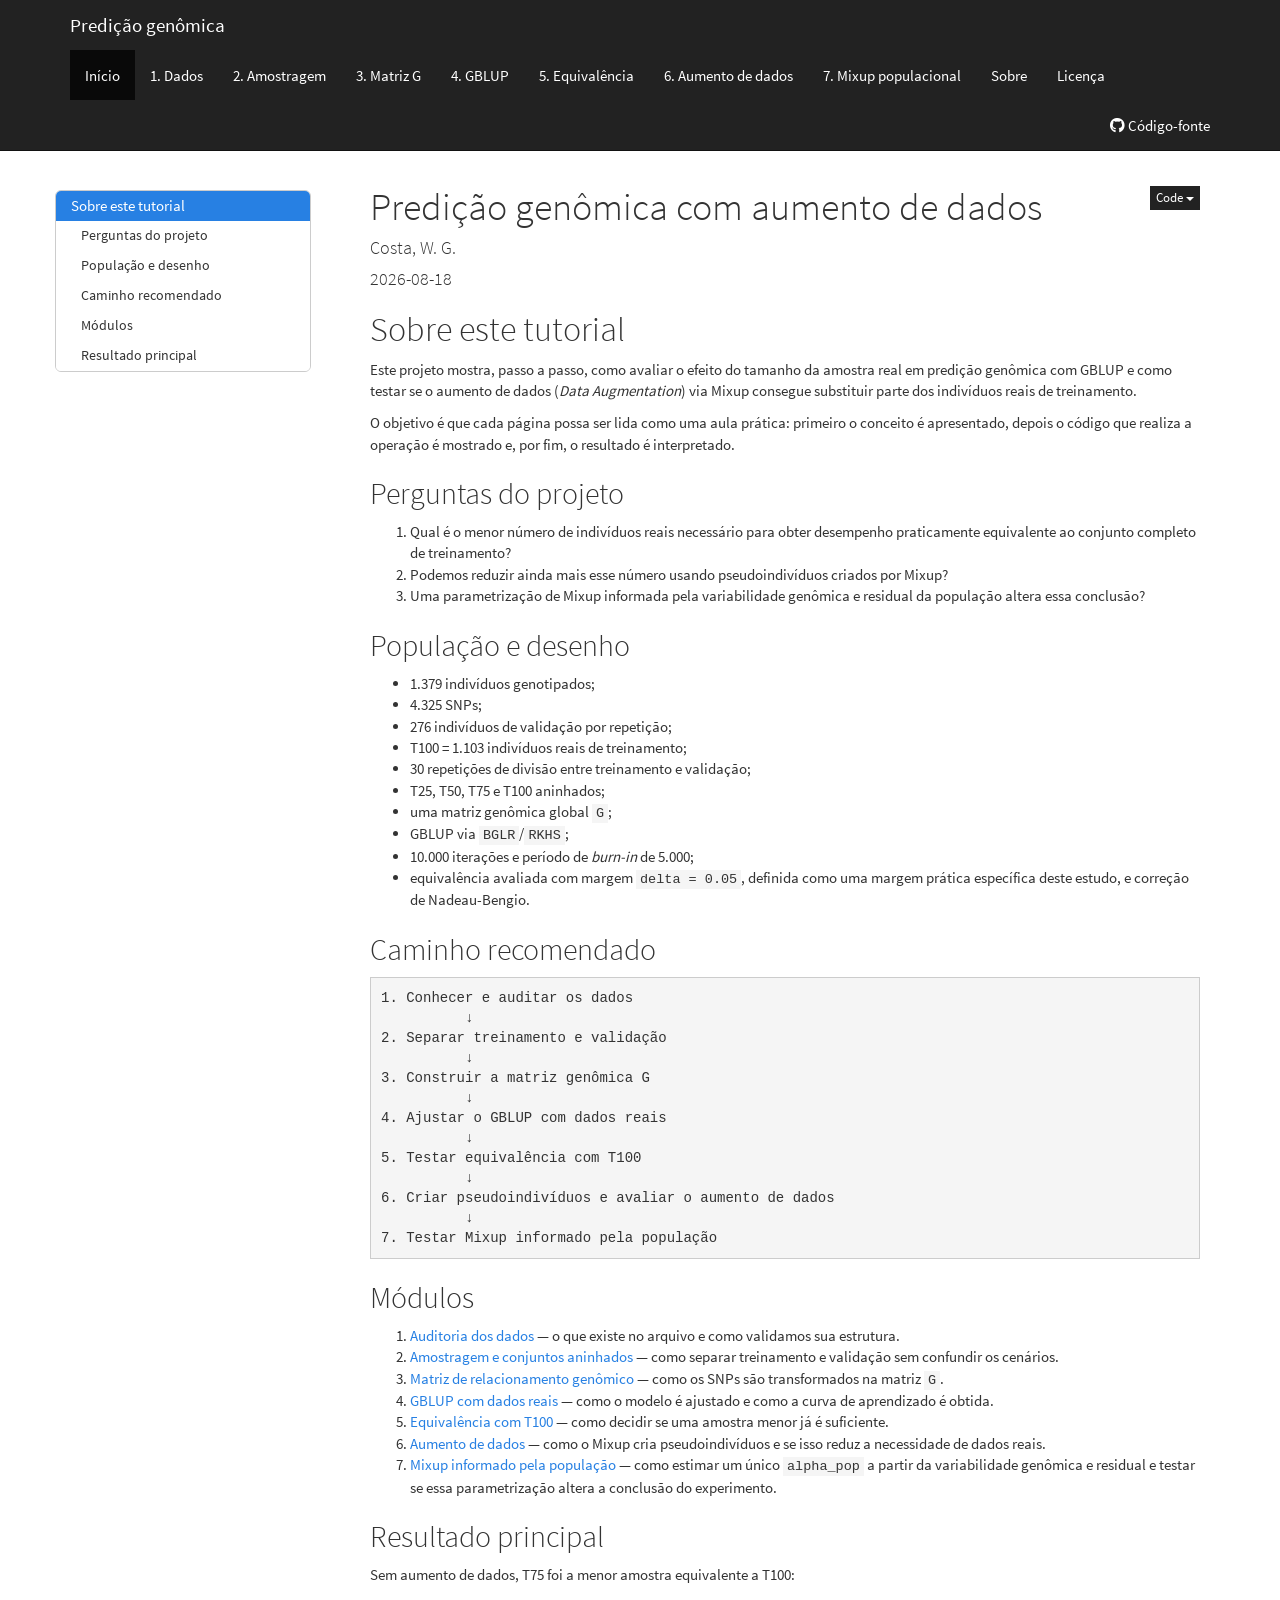
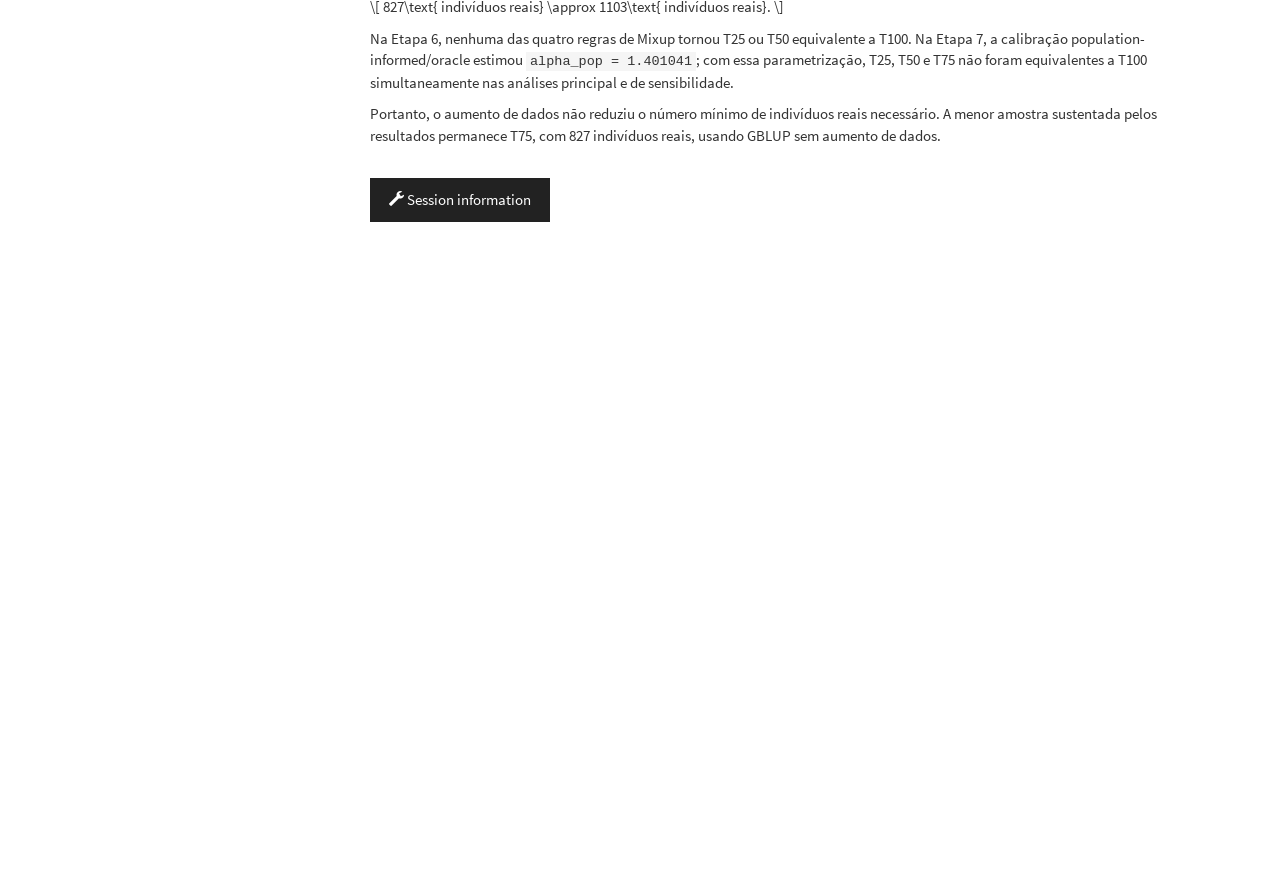
<file: docs/index.html>
<!DOCTYPE html>

<html>

<head>

<meta charset="utf-8" />
<meta name="generator" content="pandoc" />
<meta http-equiv="X-UA-Compatible" content="IE=EDGE" />


<meta name="author" content="Costa, W. G." />

<meta name="date" content="2026-08-18" />

<title>Predição genômica com aumento de dados</title>

<script src="site_libs/header-attrs-2.30/header-attrs.js"></script>
<script src="site_libs/jquery-3.6.0/jquery-3.6.0.min.js"></script>
<meta name="viewport" content="width=device-width, initial-scale=1" />
<link href="site_libs/bootstrap-3.3.5/css/cosmo.min.css" rel="stylesheet" />
<script src="site_libs/bootstrap-3.3.5/js/bootstrap.min.js"></script>
<script src="site_libs/bootstrap-3.3.5/shim/html5shiv.min.js"></script>
<script src="site_libs/bootstrap-3.3.5/shim/respond.min.js"></script>
<style>h1 {font-size: 34px;}
       h1.title {font-size: 38px;}
       h2 {font-size: 30px;}
       h3 {font-size: 24px;}
       h4 {font-size: 18px;}
       h5 {font-size: 16px;}
       h6 {font-size: 12px;}
       code {color: inherit; background-color: rgba(0, 0, 0, 0.04);}
       pre:not([class]) { background-color: white }</style>
<script src="site_libs/jqueryui-1.13.2/jquery-ui.min.js"></script>
<link href="site_libs/tocify-1.9.1/jquery.tocify.css" rel="stylesheet" />
<script src="site_libs/tocify-1.9.1/jquery.tocify.js"></script>
<script src="site_libs/navigation-1.1/tabsets.js"></script>
<script src="site_libs/navigation-1.1/codefolding.js"></script>
<script src="site_libs/navigation-1.1/sourceembed.js"></script>
<link href="site_libs/highlightjs-9.12.0/textmate.css" rel="stylesheet" />
<script src="site_libs/highlightjs-9.12.0/highlight.js"></script>
<link href="site_libs/pagedtable-1.1/css/pagedtable.css" rel="stylesheet" />
<script src="site_libs/pagedtable-1.1/js/pagedtable.js"></script>
<link href="site_libs/font-awesome-6.5.2/css/all.min.css" rel="stylesheet" />
<link href="site_libs/font-awesome-6.5.2/css/v4-shims.min.css" rel="stylesheet" />

<link rel="icon" href="https://github.com/workflowr/workflowr-assets/raw/main/img/reproducible.png">
<!-- Add a small amount of space between sections. -->
<style type="text/css">
div.section {
  padding-top: 12px;
}
</style>



<style type="text/css">
  code{white-space: pre-wrap;}
  span.smallcaps{font-variant: small-caps;}
  span.underline{text-decoration: underline;}
  div.column{display: inline-block; vertical-align: top; width: 50%;}
  div.hanging-indent{margin-left: 1.5em; text-indent: -1.5em;}
  ul.task-list{list-style: none;}
    </style>

<style type="text/css">code{white-space: pre;}</style>
<script type="text/javascript">
if (window.hljs) {
  hljs.configure({languages: []});
  hljs.initHighlightingOnLoad();
  if (document.readyState && document.readyState === "complete") {
    window.setTimeout(function() { hljs.initHighlighting(); }, 0);
  }
}
</script>




<style type="text/css">
#rmd-source-code {
  display: none;
}
</style>





<style type = "text/css">
.main-container {
  max-width: 940px;
  margin-left: auto;
  margin-right: auto;
}
img {
  max-width:100%;
}
.tabbed-pane {
  padding-top: 12px;
}
.html-widget {
  margin-bottom: 20px;
}
button.code-folding-btn:focus {
  outline: none;
}
summary {
  display: list-item;
}
details > summary > p:only-child {
  display: inline;
}
pre code {
  padding: 0;
}
</style>


<style type="text/css">
.dropdown-submenu {
  position: relative;
}
.dropdown-submenu>.dropdown-menu {
  top: 0;
  left: 100%;
  margin-top: -6px;
  margin-left: -1px;
  border-radius: 0 6px 6px 6px;
}
.dropdown-submenu:hover>.dropdown-menu {
  display: block;
}
.dropdown-submenu>a:after {
  display: block;
  content: " ";
  float: right;
  width: 0;
  height: 0;
  border-color: transparent;
  border-style: solid;
  border-width: 5px 0 5px 5px;
  border-left-color: #cccccc;
  margin-top: 5px;
  margin-right: -10px;
}
.dropdown-submenu:hover>a:after {
  border-left-color: #adb5bd;
}
.dropdown-submenu.pull-left {
  float: none;
}
.dropdown-submenu.pull-left>.dropdown-menu {
  left: -100%;
  margin-left: 10px;
  border-radius: 6px 0 6px 6px;
}
</style>

<script type="text/javascript">
// manage active state of menu based on current page
$(document).ready(function () {
  // active menu anchor
  href = window.location.pathname
  href = href.substr(href.lastIndexOf('/') + 1)
  if (href === "")
    href = "index.html";
  var menuAnchor = $('a[href="' + href + '"]');

  // mark the anchor link active (and if it's in a dropdown, also mark that active)
  var dropdown = menuAnchor.closest('li.dropdown');
  if (window.bootstrap) { // Bootstrap 4+
    menuAnchor.addClass('active');
    dropdown.find('> .dropdown-toggle').addClass('active');
  } else { // Bootstrap 3
    menuAnchor.parent().addClass('active');
    dropdown.addClass('active');
  }

  // Navbar adjustments
  var navHeight = $(".navbar").first().height() + 15;
  var style = document.createElement('style');
  var pt = "padding-top: " + navHeight + "px; ";
  var mt = "margin-top: -" + navHeight + "px; ";
  var css = "";
  // offset scroll position for anchor links (for fixed navbar)
  for (var i = 1; i <= 6; i++) {
    css += ".section h" + i + "{ " + pt + mt + "}\n";
  }
  style.innerHTML = "body {" + pt + "padding-bottom: 40px; }\n" + css;
  document.head.appendChild(style);
});
</script>

<!-- tabsets -->

<style type="text/css">
.tabset-dropdown > .nav-tabs {
  display: inline-table;
  max-height: 500px;
  min-height: 44px;
  overflow-y: auto;
  border: 1px solid #ddd;
  border-radius: 4px;
}

.tabset-dropdown > .nav-tabs > li.active:before, .tabset-dropdown > .nav-tabs.nav-tabs-open:before {
  content: "\e259";
  font-family: 'Glyphicons Halflings';
  display: inline-block;
  padding: 10px;
  border-right: 1px solid #ddd;
}

.tabset-dropdown > .nav-tabs.nav-tabs-open > li.active:before {
  content: "\e258";
  font-family: 'Glyphicons Halflings';
  border: none;
}

.tabset-dropdown > .nav-tabs > li.active {
  display: block;
}

.tabset-dropdown > .nav-tabs > li > a,
.tabset-dropdown > .nav-tabs > li > a:focus,
.tabset-dropdown > .nav-tabs > li > a:hover {
  border: none;
  display: inline-block;
  border-radius: 4px;
  background-color: transparent;
}

.tabset-dropdown > .nav-tabs.nav-tabs-open > li {
  display: block;
  float: none;
}

.tabset-dropdown > .nav-tabs > li {
  display: none;
}
</style>

<!-- code folding -->
<style type="text/css">
.code-folding-btn { margin-bottom: 4px; }
</style>



<style type="text/css">

#TOC {
  margin: 25px 0px 20px 0px;
}
@media (max-width: 768px) {
#TOC {
  position: relative;
  width: 100%;
}
}

@media print {
.toc-content {
  /* see https://github.com/w3c/csswg-drafts/issues/4434 */
  float: right;
}
}

.toc-content {
  padding-left: 30px;
  padding-right: 40px;
}

div.main-container {
  max-width: 1200px;
}

div.tocify {
  width: 20%;
  max-width: 260px;
  max-height: 85%;
}

@media (min-width: 768px) and (max-width: 991px) {
  div.tocify {
    width: 25%;
  }
}

@media (max-width: 767px) {
  div.tocify {
    width: 100%;
    max-width: none;
  }
}

.tocify ul, .tocify li {
  line-height: 20px;
}

.tocify-subheader .tocify-item {
  font-size: 0.90em;
}

.tocify .list-group-item {
  border-radius: 0px;
}


</style>



</head>

<body>


<div class="container-fluid main-container">


<!-- setup 3col/9col grid for toc_float and main content  -->
<div class="row">
<div class="col-xs-12 col-sm-4 col-md-3">
<div id="TOC" class="tocify">
</div>
</div>

<div class="toc-content col-xs-12 col-sm-8 col-md-9">




<div class="navbar navbar-default  navbar-fixed-top" role="navigation">
  <div class="container">
    <div class="navbar-header">
      <button type="button" class="navbar-toggle collapsed" data-toggle="collapse" data-bs-toggle="collapse" data-target="#navbar" data-bs-target="#navbar">
        <span class="icon-bar"></span>
        <span class="icon-bar"></span>
        <span class="icon-bar"></span>
      </button>
      <a class="navbar-brand" href="index.html">Predição genômica</a>
    </div>
    <div id="navbar" class="navbar-collapse collapse">
      <ul class="nav navbar-nav">
        <li>
  <a href="index.html">Início</a>
</li>
<li>
  <a href="01_data_audit.html">1. Dados</a>
</li>
<li>
  <a href="02_sampling_splits.html">2. Amostragem</a>
</li>
<li>
  <a href="03_genomic_matrix.html">3. Matriz G</a>
</li>
<li>
  <a href="04_gblup_baseline.html">4. GBLUP</a>
</li>
<li>
  <a href="05_equivalence.html">5. Equivalência</a>
</li>
<li>
  <a href="06_data_augmentation.html">6. Aumento de dados</a>
</li>
<li>
  <a href="07_population_informed_mixup.html">7. Mixup populacional</a>
</li>
<li>
  <a href="about.html">Sobre</a>
</li>
<li>
  <a href="license.html">Licença</a>
</li>
      </ul>
      <ul class="nav navbar-nav navbar-right">
        <li>
  <a href="https://github.com/WevertonGomesCosta/genomic-prediction-data-augmentation">
    <span class="fa fa-github"></span>
     
    Código-fonte
  </a>
</li>
      </ul>
    </div><!--/.nav-collapse -->
  </div><!--/.container -->
</div><!--/.navbar -->

<div id="header">

<div class="btn-group pull-right float-right">
<button type="button" class="btn btn-default btn-xs btn-secondary btn-sm dropdown-toggle" data-toggle="dropdown" data-bs-toggle="dropdown" aria-haspopup="true" aria-expanded="false"><span>Code</span> <span class="caret"></span></button>
<ul class="dropdown-menu dropdown-menu-right" style="min-width: 50px;">
<li><a id="rmd-show-all-code" href="#">Show All Code</a></li>
<li><a id="rmd-hide-all-code" href="#">Hide All Code</a></li>
<li role="separator" class="divider"></li>
<li><a id="rmd-download-source" href="#">Download Rmd</a></li>
</ul>
</div>



<h1 class="title toc-ignore">Predição genômica com aumento de dados</h1>
<h4 class="author">Costa, W. G.</h4>
<h4 class="date">2026-08-18</h4>

</div>


<div id="sobre-este-tutorial" class="section level1">
<h1>Sobre este tutorial</h1>
<p>Este projeto mostra, passo a passo, como avaliar o efeito do tamanho
da amostra real em predição genômica com GBLUP e como testar se o
aumento de dados (<em>Data Augmentation</em>) via Mixup consegue
substituir parte dos indivíduos reais de treinamento.</p>
<p>O objetivo é que cada página possa ser lida como uma aula prática:
primeiro o conceito é apresentado, depois o código que realiza a
operação é mostrado e, por fim, o resultado é interpretado.</p>
<div id="perguntas-do-projeto" class="section level2">
<h2>Perguntas do projeto</h2>
<ol style="list-style-type: decimal">
<li>Qual é o menor número de indivíduos reais necessário para obter
desempenho praticamente equivalente ao conjunto completo de
treinamento?</li>
<li>Podemos reduzir ainda mais esse número usando pseudoindivíduos
criados por Mixup?</li>
<li>Uma parametrização de Mixup informada pela variabilidade genômica e
residual da população altera essa conclusão?</li>
</ol>
</div>
<div id="população-e-desenho" class="section level2">
<h2>População e desenho</h2>
<ul>
<li>1.379 indivíduos genotipados;</li>
<li>4.325 SNPs;</li>
<li>276 indivíduos de validação por repetição;</li>
<li>T100 = 1.103 indivíduos reais de treinamento;</li>
<li>30 repetições de divisão entre treinamento e validação;</li>
<li>T25, T50, T75 e T100 aninhados;</li>
<li>uma matriz genômica global <code>G</code>;</li>
<li>GBLUP via <code>BGLR</code>/<code>RKHS</code>;</li>
<li>10.000 iterações e período de <em>burn-in</em> de 5.000;</li>
<li>equivalência avaliada com margem <code>delta = 0.05</code>, definida
como uma margem prática específica deste estudo, e correção de
Nadeau-Bengio.</li>
</ul>
</div>
<div id="caminho-recomendado" class="section level2">
<h2>Caminho recomendado</h2>
<pre class="text"><code>1. Conhecer e auditar os dados
          ↓
2. Separar treinamento e validação
          ↓
3. Construir a matriz genômica G
          ↓
4. Ajustar o GBLUP com dados reais
          ↓
5. Testar equivalência com T100
          ↓
6. Criar pseudoindivíduos e avaliar o aumento de dados
          ↓
7. Testar Mixup informado pela população</code></pre>
</div>
<div id="módulos" class="section level2">
<h2>Módulos</h2>
<ol style="list-style-type: decimal">
<li><a href="01_data_audit.html">Auditoria dos dados</a> — o que existe
no arquivo e como validamos sua estrutura.</li>
<li><a href="02_sampling_splits.html">Amostragem e conjuntos
aninhados</a> — como separar treinamento e validação sem confundir os
cenários.</li>
<li><a href="03_genomic_matrix.html">Matriz de relacionamento
genômico</a> — como os SNPs são transformados na matriz
<code>G</code>.</li>
<li><a href="04_gblup_baseline.html">GBLUP com dados reais</a> — como o
modelo é ajustado e como a curva de aprendizado é obtida.</li>
<li><a href="05_equivalence.html">Equivalência com T100</a> — como
decidir se uma amostra menor já é suficiente.</li>
<li><a href="06_data_augmentation.html">Aumento de dados</a> — como o
Mixup cria pseudoindivíduos e se isso reduz a necessidade de dados
reais.</li>
<li><a href="07_population_informed_mixup.html">Mixup informado pela
população</a> — como estimar um único <code>alpha_pop</code> a partir da
variabilidade genômica e residual e testar se essa parametrização altera
a conclusão do experimento.</li>
</ol>
</div>
<div id="resultado-principal" class="section level2">
<h2>Resultado principal</h2>
<p>Sem aumento de dados, T75 foi a menor amostra equivalente a T100:</p>
<p><span class="math display">\[
827\text{ indivíduos reais} \approx 1103\text{ indivíduos reais}.
\]</span></p>
<p>Na Etapa 6, nenhuma das quatro regras de Mixup tornou T25
ou T50 equivalente a T100. Na Etapa 7, a calibração
population-informed/oracle estimou <code>alpha_pop = 1.401041</code>;
com essa parametrização, T25, T50 e T75 não foram equivalentes a T100
simultaneamente nas análises principal e de sensibilidade.</p>
<p>Portanto, o aumento de dados não reduziu o número mínimo de
indivíduos reais necessário. A menor amostra sustentada pelos resultados
permanece T75, com 827 indivíduos reais, usando GBLUP sem aumento de
dados.</p>
<br>
<p>
<button type="button" class="btn btn-default btn-workflowr btn-workflowr-sessioninfo" data-toggle="collapse" data-target="#workflowr-sessioninfo" style="display: block;">
<span class="glyphicon glyphicon-wrench" aria-hidden="true"></span>
Session information
</button>
</p>
<div id="workflowr-sessioninfo" class="collapse">
<pre class="r"><code>sessionInfo()</code></pre>
<pre><code>R version 4.5.1 (2025-06-13 ucrt)
Platform: x86_64-w64-mingw32/x64
Running under: Windows 11 x64 (build 26200)

Matrix products: default
  LAPACK version 3.12.1

locale:
[1] LC_COLLATE=Portuguese_Brazil.utf8  LC_CTYPE=Portuguese_Brazil.utf8   
[3] LC_MONETARY=Portuguese_Brazil.utf8 LC_NUMERIC=C                      
[5] LC_TIME=Portuguese_Brazil.utf8    

time zone: America/Sao_Paulo
tzcode source: internal

attached base packages:
[1] stats     graphics  grDevices datasets  utils     methods   base     

loaded via a namespace (and not attached):
 [1] vctrs_0.7.1       cli_3.6.5         knitr_1.50        rlang_1.1.7      
 [5] xfun_0.54         stringi_1.8.7     otel_0.2.0        renv_1.1.8       
 [9] promises_1.5.0    jsonlite_2.0.0    workflowr_1.7.2   glue_1.8.0       
[13] rprojroot_2.1.1   git2r_0.36.2      htmltools_0.5.9   httpuv_1.6.16    
[17] sass_0.4.10       rmarkdown_2.30    jquerylib_0.1.4   evaluate_1.0.5   
[21] tibble_3.3.1      fastmap_1.2.0     yaml_2.3.12       lifecycle_1.0.5  
[25] stringr_1.6.0     compiler_4.5.1    fs_1.6.6          Rcpp_1.1.2       
[29] pkgconfig_2.0.3   rstudioapi_0.17.1 later_1.4.4       digest_0.6.39    
[33] R6_2.6.1          pillar_1.11.1     magrittr_2.0.4    bslib_0.9.0      
[37] tools_4.5.1       cachem_1.1.0     </code></pre>
</div>
</div>
</div>

<div id="rmd-source-code">[base64]/[base64]/[base64]</div>

<!-- Adjust MathJax settings so that all math formulae are shown using
TeX fonts only; see
https://docs.mathjax.org/en/latest/web/configuration.html. This will make
the presentation more consistent at the cost of the webpage sometimes
taking slightly longer to load. Note that this only works because the
footer is added to webpages before the MathJax javascript. -->
<script type="text/x-mathjax-config">
  MathJax.Hub.Config({
    "HTML-CSS": { availableFonts: ["TeX"] }
  });
</script>




</div>
</div>

</div>

<script>

// add bootstrap table styles to pandoc tables
function bootstrapStylePandocTables() {
  $('tr.odd').parent('tbody').parent('table').addClass('table table-condensed');
}
$(document).ready(function () {
  bootstrapStylePandocTables();
});


</script>

<!-- tabsets -->

<script>
$(document).ready(function () {
  window.buildTabsets("TOC");
});

$(document).ready(function () {
  $('.tabset-dropdown > .nav-tabs > li').click(function () {
    $(this).parent().toggleClass('nav-tabs-open');
  });
});
</script>

<!-- code folding -->
<script>
$(document).ready(function () {
  window.initializeSourceEmbed("index.Rmd");
  window.initializeCodeFolding("show" === "show");
});
</script>

<script>
$(document).ready(function ()  {

    // temporarily add toc-ignore selector to headers for the consistency with Pandoc
    $('.unlisted.unnumbered').addClass('toc-ignore')

    // move toc-ignore selectors from section div to header
    $('div.section.toc-ignore')
        .removeClass('toc-ignore')
        .children('h1,h2,h3,h4,h5').addClass('toc-ignore');

    // establish options
    var options = {
      selectors: "h1,h2,h3",
      theme: "bootstrap3",
      context: '.toc-content',
      hashGenerator: function (text) {
        return text.replace(/[.\\/?&!#<>]/g, '').replace(/\s/g, '_');
      },
      ignoreSelector: ".toc-ignore",
      scrollTo: 0
    };
    options.showAndHide = true;
    options.smoothScroll = true;

    // tocify
    var toc = $("#TOC").tocify(options).data("toc-tocify");
});
</script>

<!-- dynamically load mathjax for compatibility with self-contained -->
<script>
  (function () {
    var script = document.createElement("script");
    script.type = "text/javascript";
    script.src  = "https://mathjax.rstudio.com/latest/MathJax.js?config=TeX-AMS-MML_HTMLorMML";
    document.getElementsByTagName("head")[0].appendChild(script);
  })();
</script>

</body>
</html>
</file>
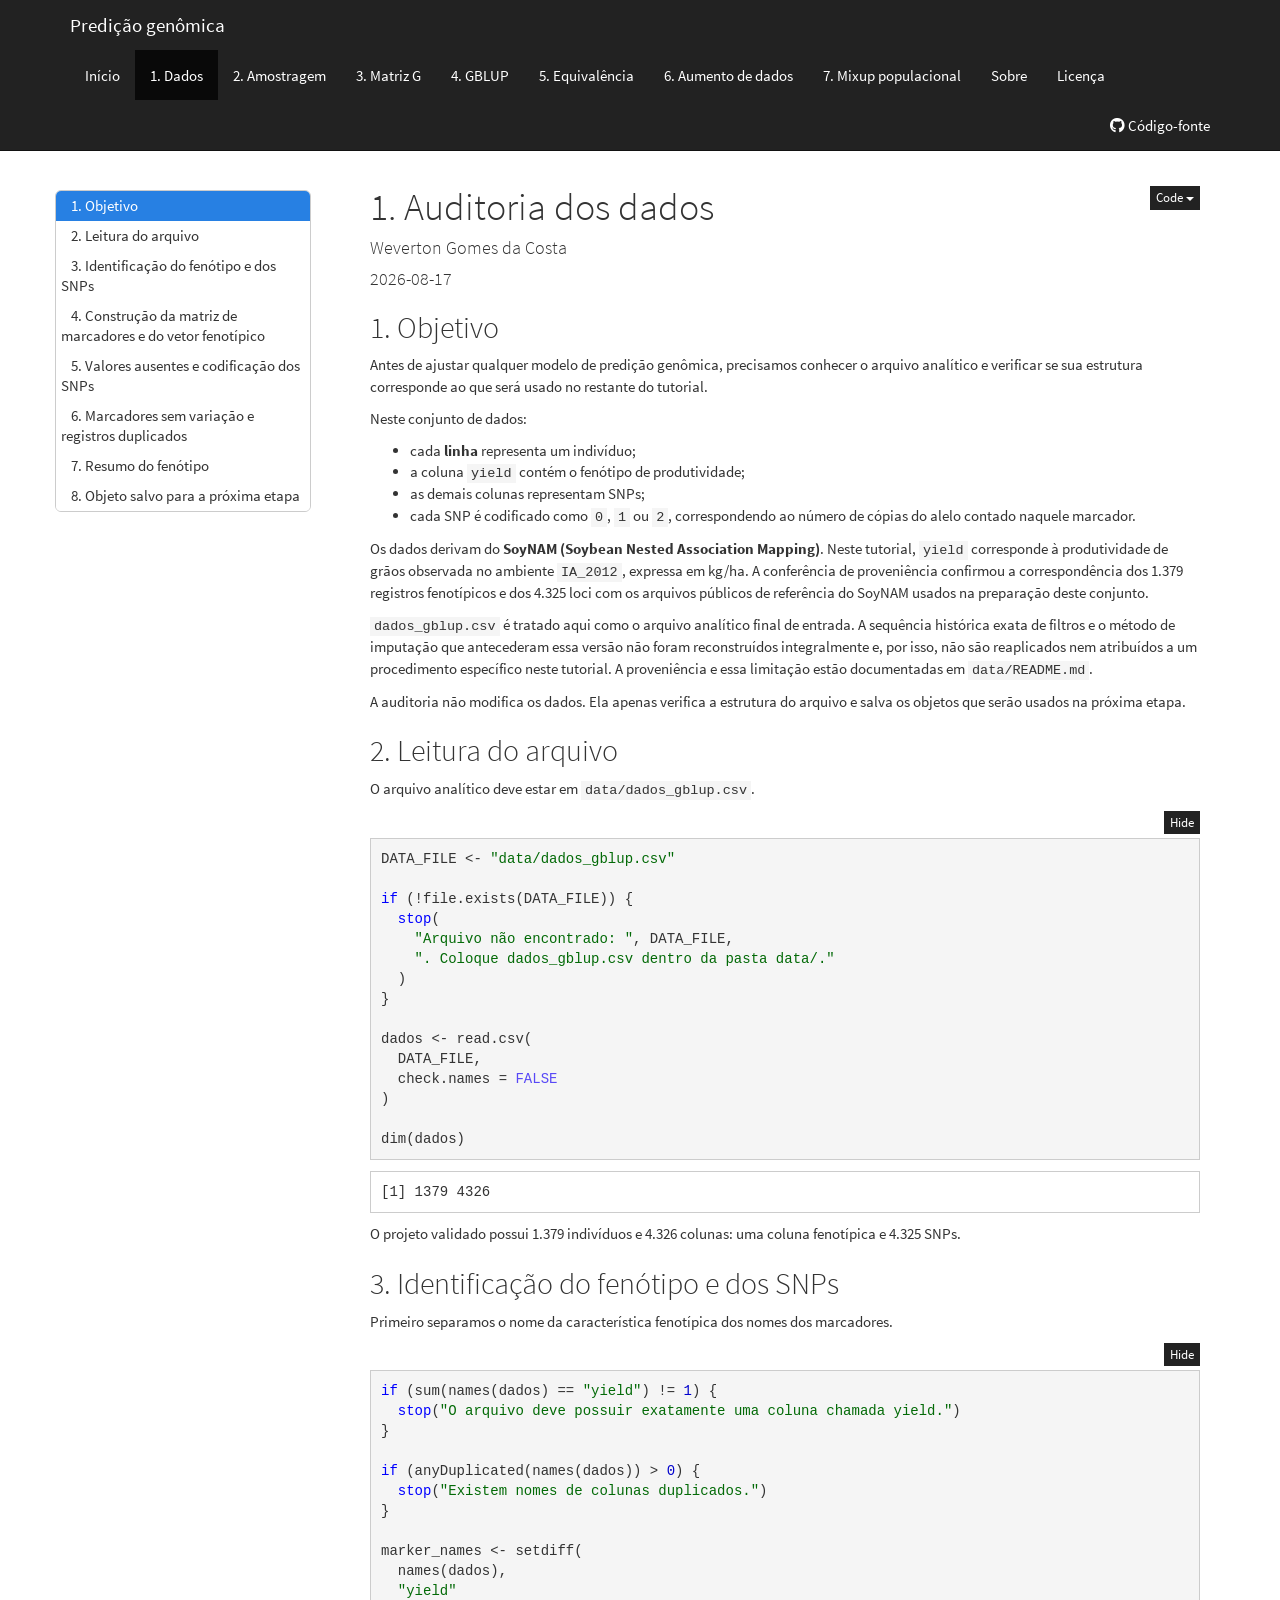
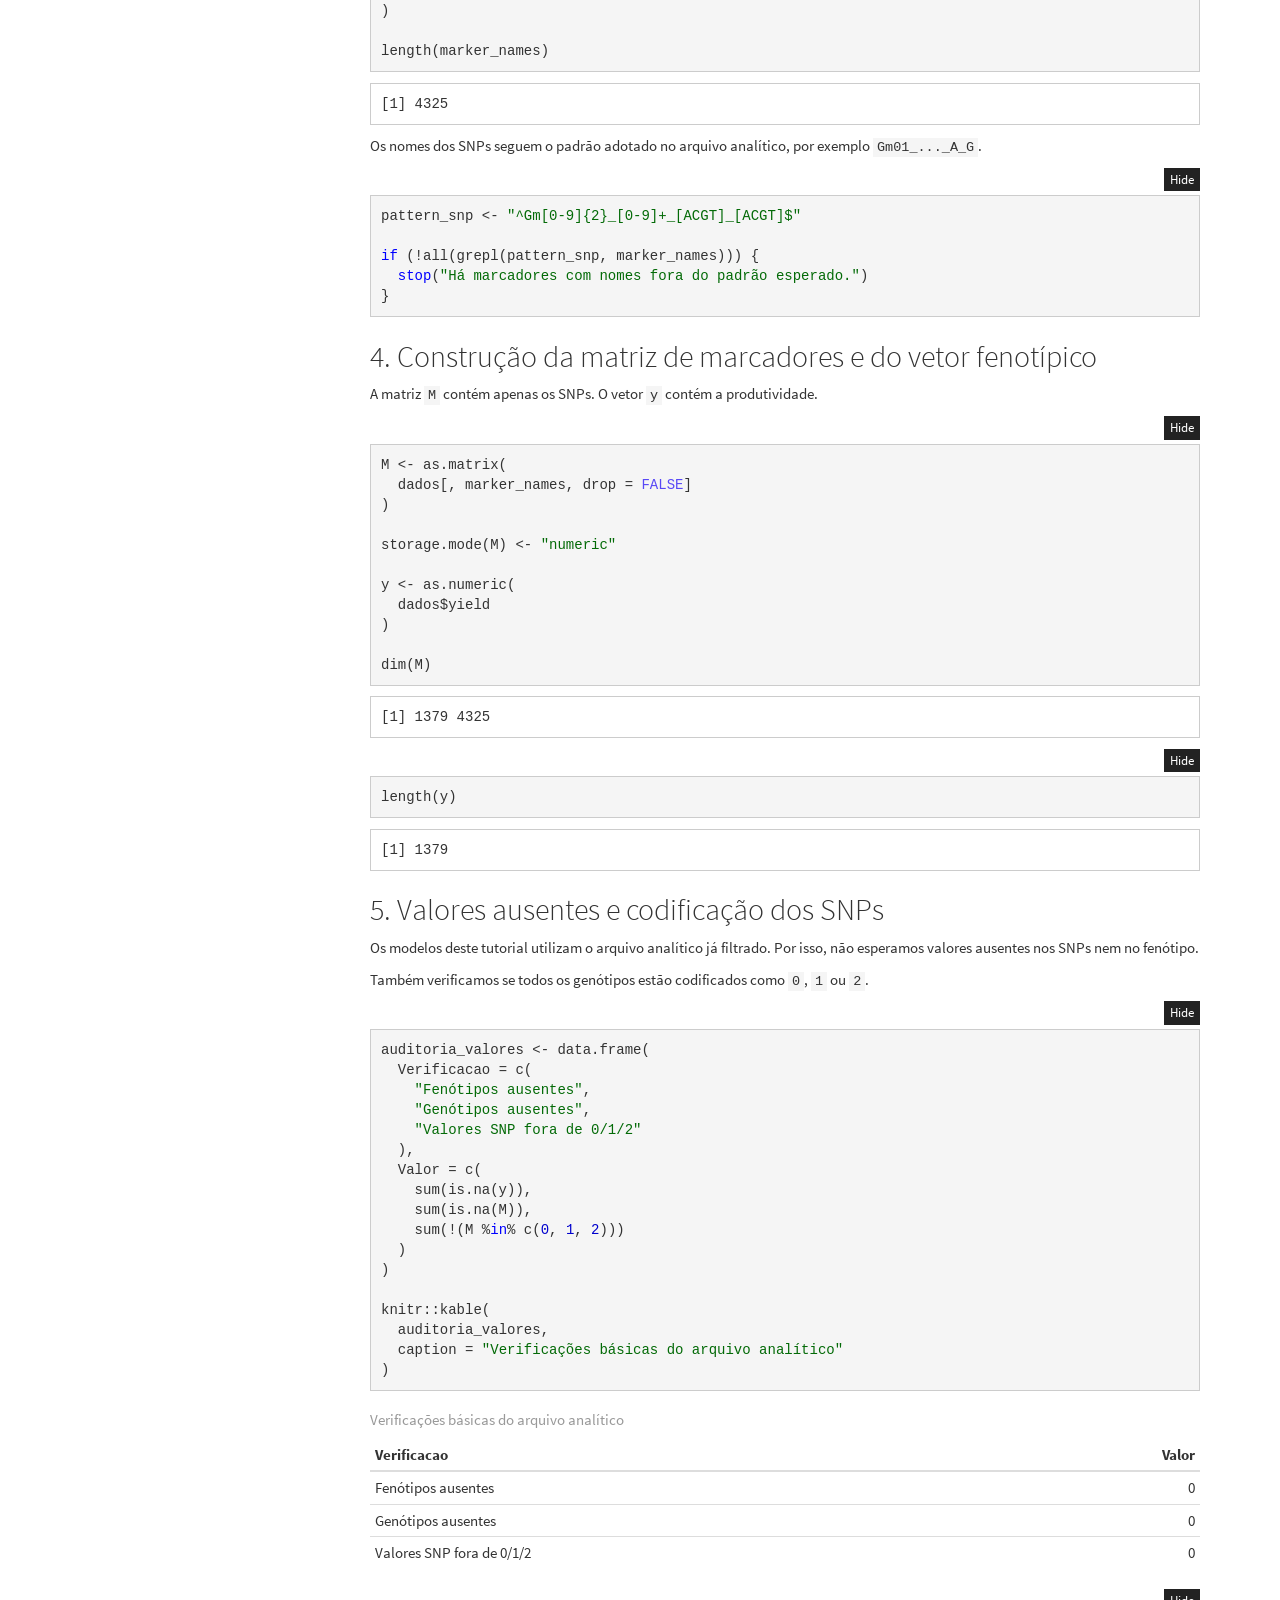
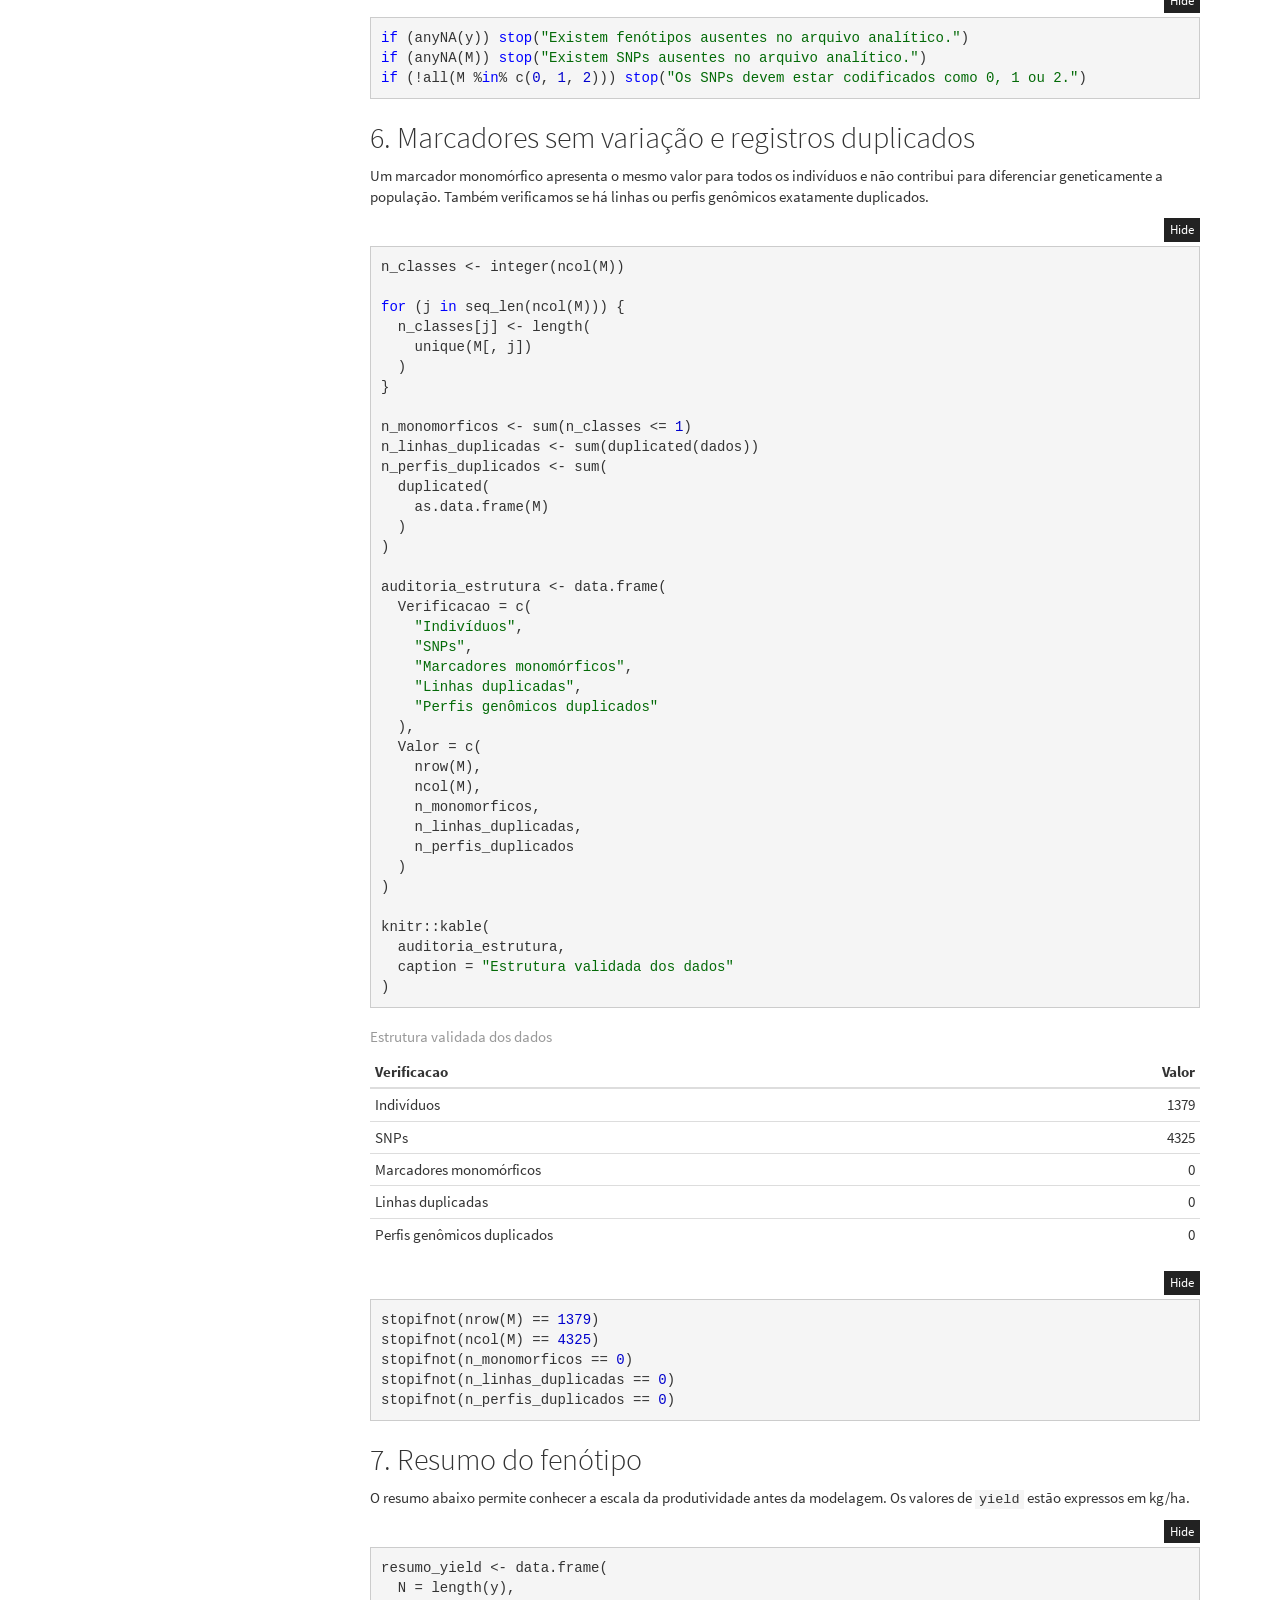
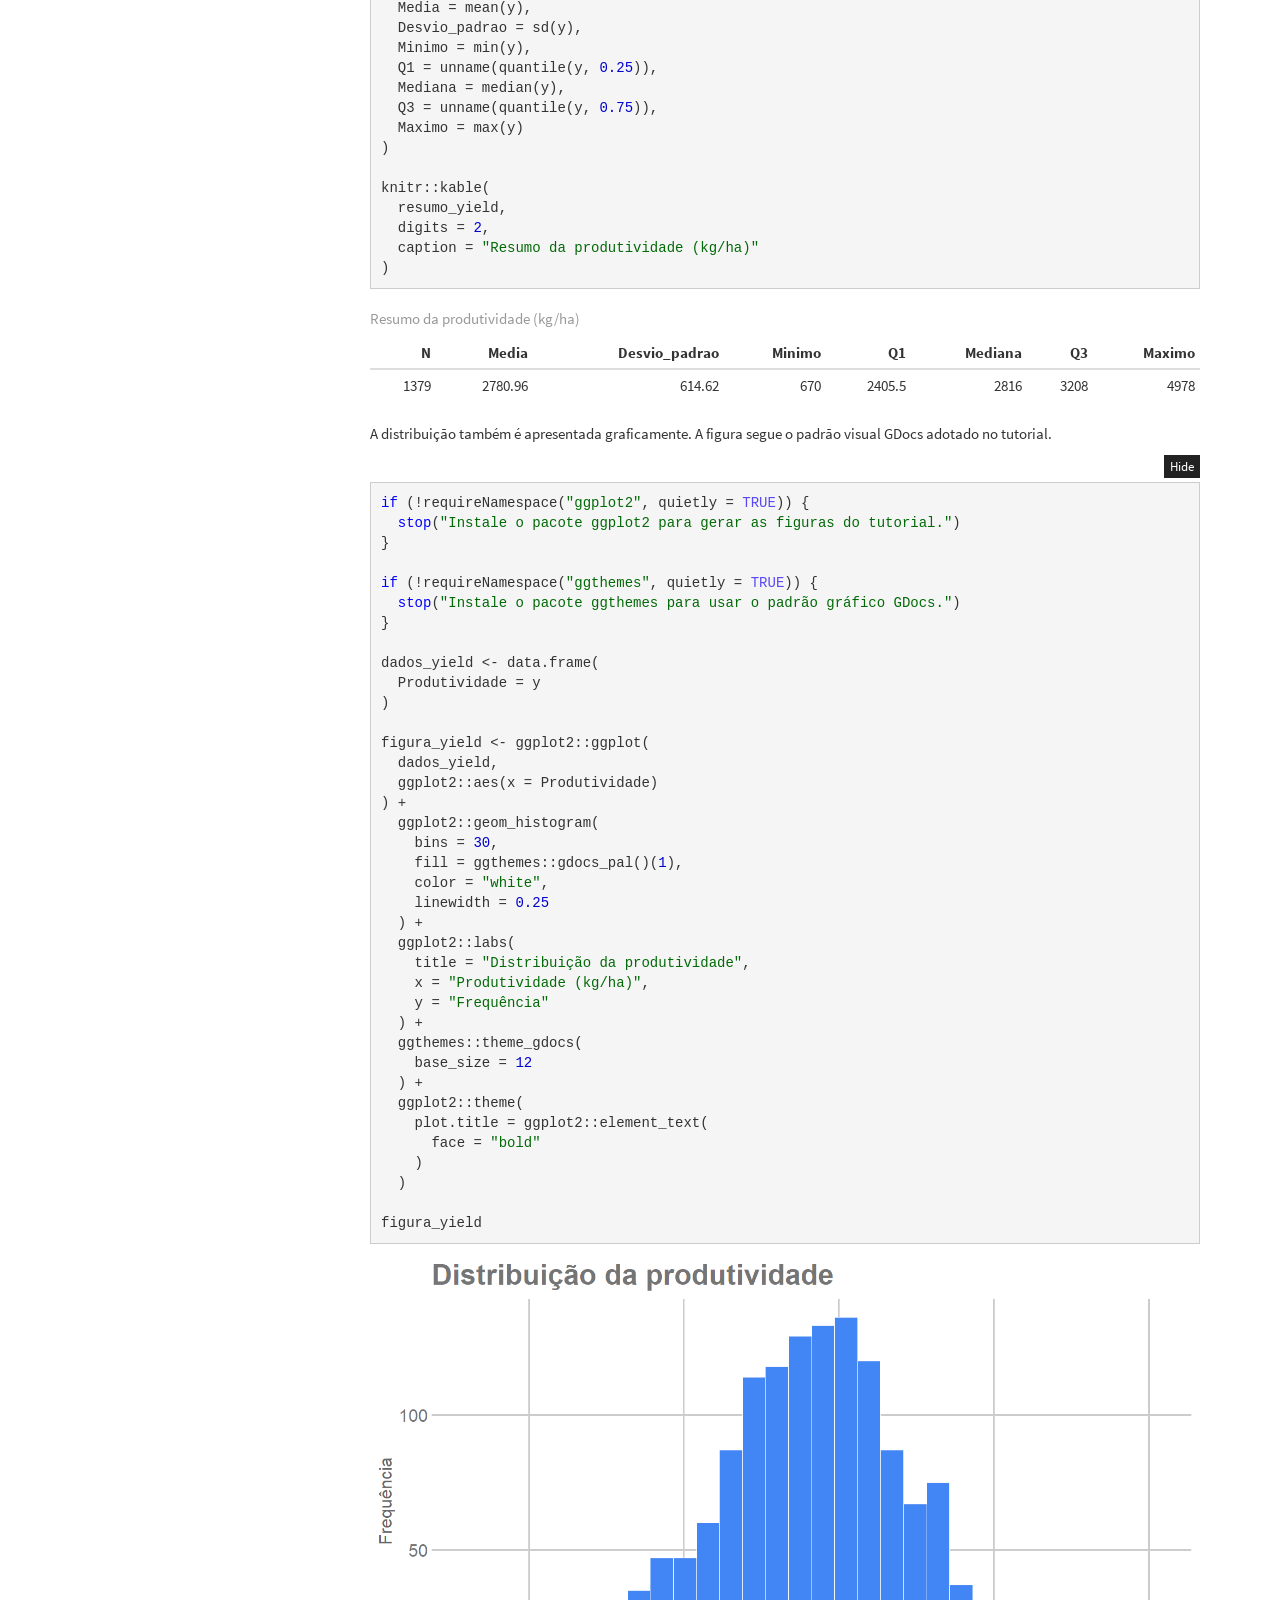
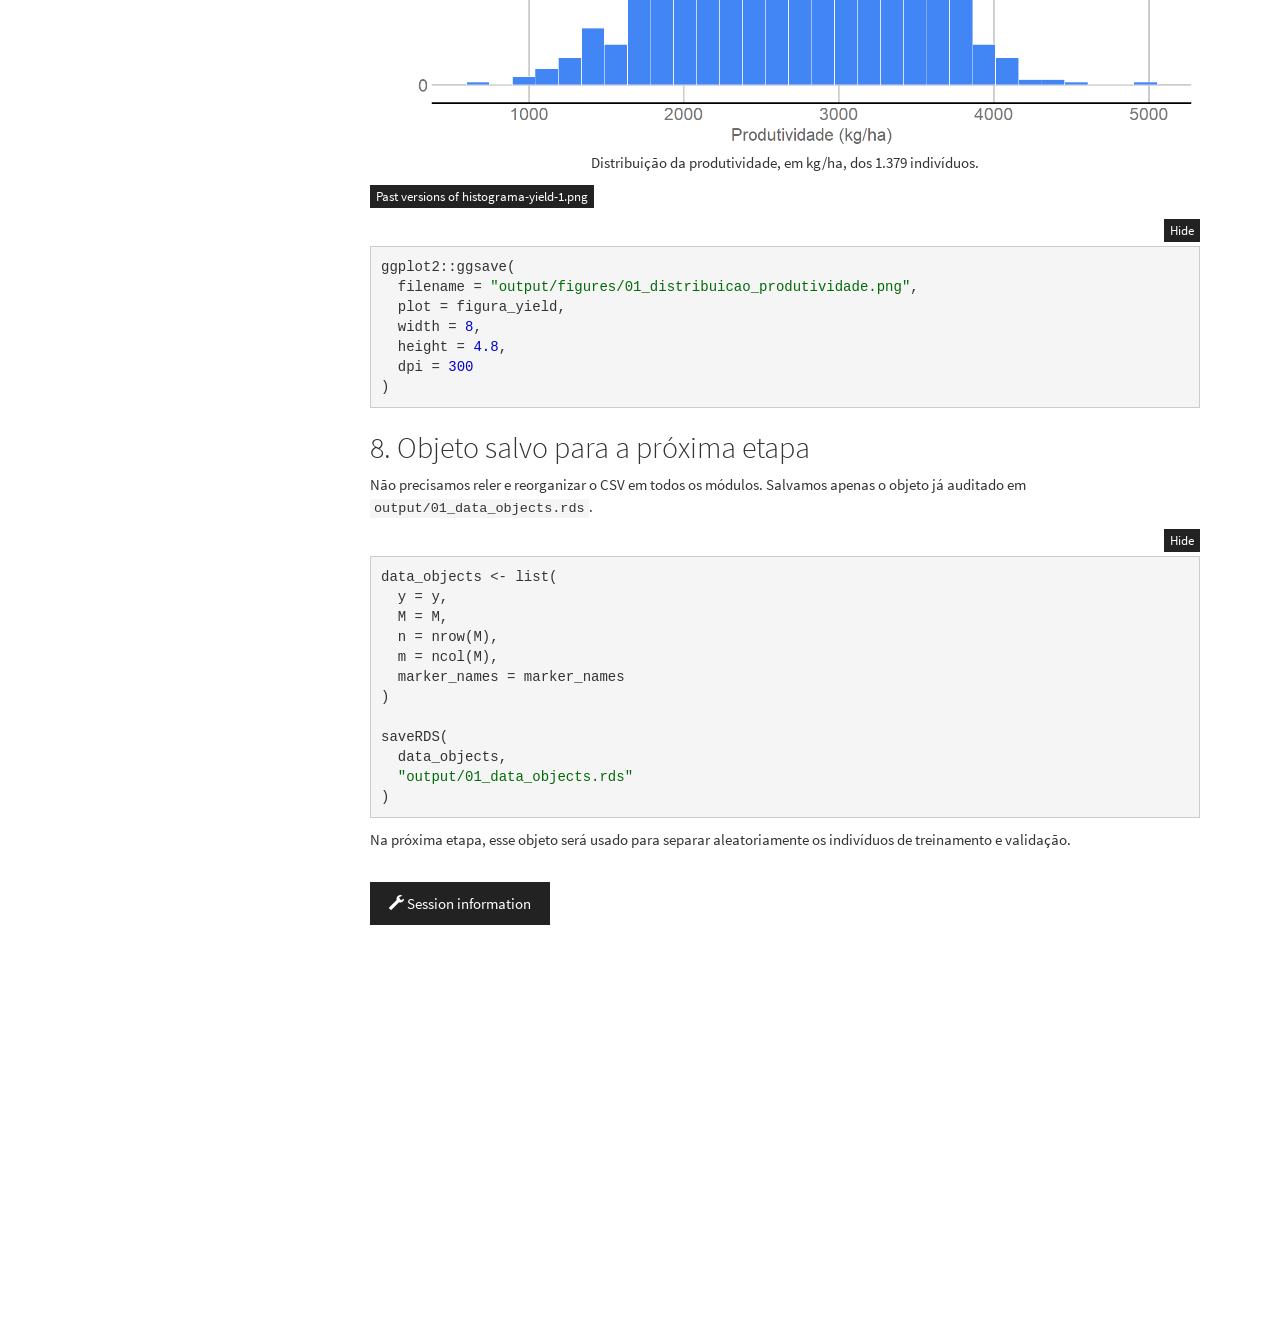
<file: docs/01_data_audit.html>
<!DOCTYPE html>

<html>

<head>

<meta charset="utf-8" />
<meta name="generator" content="pandoc" />
<meta http-equiv="X-UA-Compatible" content="IE=EDGE" />


<meta name="author" content="Weverton Gomes da Costa" />

<meta name="date" content="2026-08-17" />

<title>1. Auditoria dos dados</title>

<script src="site_libs/header-attrs-2.30/header-attrs.js"></script>
<script src="site_libs/jquery-3.6.0/jquery-3.6.0.min.js"></script>
<meta name="viewport" content="width=device-width, initial-scale=1" />
<link href="site_libs/bootstrap-3.3.5/css/cosmo.min.css" rel="stylesheet" />
<script src="site_libs/bootstrap-3.3.5/js/bootstrap.min.js"></script>
<script src="site_libs/bootstrap-3.3.5/shim/html5shiv.min.js"></script>
<script src="site_libs/bootstrap-3.3.5/shim/respond.min.js"></script>
<style>h1 {font-size: 34px;}
       h1.title {font-size: 38px;}
       h2 {font-size: 30px;}
       h3 {font-size: 24px;}
       h4 {font-size: 18px;}
       h5 {font-size: 16px;}
       h6 {font-size: 12px;}
       code {color: inherit; background-color: rgba(0, 0, 0, 0.04);}
       pre:not([class]) { background-color: white }</style>
<script src="site_libs/jqueryui-1.13.2/jquery-ui.min.js"></script>
<link href="site_libs/tocify-1.9.1/jquery.tocify.css" rel="stylesheet" />
<script src="site_libs/tocify-1.9.1/jquery.tocify.js"></script>
<script src="site_libs/navigation-1.1/tabsets.js"></script>
<script src="site_libs/navigation-1.1/codefolding.js"></script>
<script src="site_libs/navigation-1.1/sourceembed.js"></script>
<link href="site_libs/highlightjs-9.12.0/textmate.css" rel="stylesheet" />
<script src="site_libs/highlightjs-9.12.0/highlight.js"></script>
<link href="site_libs/pagedtable-1.1/css/pagedtable.css" rel="stylesheet" />
<script src="site_libs/pagedtable-1.1/js/pagedtable.js"></script>
<link href="site_libs/font-awesome-6.5.2/css/all.min.css" rel="stylesheet" />
<link href="site_libs/font-awesome-6.5.2/css/v4-shims.min.css" rel="stylesheet" />

<link rel="icon" href="https://github.com/workflowr/workflowr-assets/raw/main/img/reproducible.png">
<!-- Add a small amount of space between sections. -->
<style type="text/css">
div.section {
  padding-top: 12px;
}
</style>



<style type="text/css">
  code{white-space: pre-wrap;}
  span.smallcaps{font-variant: small-caps;}
  span.underline{text-decoration: underline;}
  div.column{display: inline-block; vertical-align: top; width: 50%;}
  div.hanging-indent{margin-left: 1.5em; text-indent: -1.5em;}
  ul.task-list{list-style: none;}
    </style>

<style type="text/css">code{white-space: pre;}</style>
<script type="text/javascript">
if (window.hljs) {
  hljs.configure({languages: []});
  hljs.initHighlightingOnLoad();
  if (document.readyState && document.readyState === "complete") {
    window.setTimeout(function() { hljs.initHighlighting(); }, 0);
  }
}
</script>




<style type="text/css">
#rmd-source-code {
  display: none;
}
</style>





<style type = "text/css">
.main-container {
  max-width: 940px;
  margin-left: auto;
  margin-right: auto;
}
img {
  max-width:100%;
}
.tabbed-pane {
  padding-top: 12px;
}
.html-widget {
  margin-bottom: 20px;
}
button.code-folding-btn:focus {
  outline: none;
}
summary {
  display: list-item;
}
details > summary > p:only-child {
  display: inline;
}
pre code {
  padding: 0;
}
</style>


<style type="text/css">
.dropdown-submenu {
  position: relative;
}
.dropdown-submenu>.dropdown-menu {
  top: 0;
  left: 100%;
  margin-top: -6px;
  margin-left: -1px;
  border-radius: 0 6px 6px 6px;
}
.dropdown-submenu:hover>.dropdown-menu {
  display: block;
}
.dropdown-submenu>a:after {
  display: block;
  content: " ";
  float: right;
  width: 0;
  height: 0;
  border-color: transparent;
  border-style: solid;
  border-width: 5px 0 5px 5px;
  border-left-color: #cccccc;
  margin-top: 5px;
  margin-right: -10px;
}
.dropdown-submenu:hover>a:after {
  border-left-color: #adb5bd;
}
.dropdown-submenu.pull-left {
  float: none;
}
.dropdown-submenu.pull-left>.dropdown-menu {
  left: -100%;
  margin-left: 10px;
  border-radius: 6px 0 6px 6px;
}
</style>

<script type="text/javascript">
// manage active state of menu based on current page
$(document).ready(function () {
  // active menu anchor
  href = window.location.pathname
  href = href.substr(href.lastIndexOf('/') + 1)
  if (href === "")
    href = "index.html";
  var menuAnchor = $('a[href="' + href + '"]');

  // mark the anchor link active (and if it's in a dropdown, also mark that active)
  var dropdown = menuAnchor.closest('li.dropdown');
  if (window.bootstrap) { // Bootstrap 4+
    menuAnchor.addClass('active');
    dropdown.find('> .dropdown-toggle').addClass('active');
  } else { // Bootstrap 3
    menuAnchor.parent().addClass('active');
    dropdown.addClass('active');
  }

  // Navbar adjustments
  var navHeight = $(".navbar").first().height() + 15;
  var style = document.createElement('style');
  var pt = "padding-top: " + navHeight + "px; ";
  var mt = "margin-top: -" + navHeight + "px; ";
  var css = "";
  // offset scroll position for anchor links (for fixed navbar)
  for (var i = 1; i <= 6; i++) {
    css += ".section h" + i + "{ " + pt + mt + "}\n";
  }
  style.innerHTML = "body {" + pt + "padding-bottom: 40px; }\n" + css;
  document.head.appendChild(style);
});
</script>

<!-- tabsets -->

<style type="text/css">
.tabset-dropdown > .nav-tabs {
  display: inline-table;
  max-height: 500px;
  min-height: 44px;
  overflow-y: auto;
  border: 1px solid #ddd;
  border-radius: 4px;
}

.tabset-dropdown > .nav-tabs > li.active:before, .tabset-dropdown > .nav-tabs.nav-tabs-open:before {
  content: "\e259";
  font-family: 'Glyphicons Halflings';
  display: inline-block;
  padding: 10px;
  border-right: 1px solid #ddd;
}

.tabset-dropdown > .nav-tabs.nav-tabs-open > li.active:before {
  content: "\e258";
  font-family: 'Glyphicons Halflings';
  border: none;
}

.tabset-dropdown > .nav-tabs > li.active {
  display: block;
}

.tabset-dropdown > .nav-tabs > li > a,
.tabset-dropdown > .nav-tabs > li > a:focus,
.tabset-dropdown > .nav-tabs > li > a:hover {
  border: none;
  display: inline-block;
  border-radius: 4px;
  background-color: transparent;
}

.tabset-dropdown > .nav-tabs.nav-tabs-open > li {
  display: block;
  float: none;
}

.tabset-dropdown > .nav-tabs > li {
  display: none;
}
</style>

<!-- code folding -->
<style type="text/css">
.code-folding-btn { margin-bottom: 4px; }
</style>



<style type="text/css">

#TOC {
  margin: 25px 0px 20px 0px;
}
@media (max-width: 768px) {
#TOC {
  position: relative;
  width: 100%;
}
}

@media print {
.toc-content {
  /* see https://github.com/w3c/csswg-drafts/issues/4434 */
  float: right;
}
}

.toc-content {
  padding-left: 30px;
  padding-right: 40px;
}

div.main-container {
  max-width: 1200px;
}

div.tocify {
  width: 20%;
  max-width: 260px;
  max-height: 85%;
}

@media (min-width: 768px) and (max-width: 991px) {
  div.tocify {
    width: 25%;
  }
}

@media (max-width: 767px) {
  div.tocify {
    width: 100%;
    max-width: none;
  }
}

.tocify ul, .tocify li {
  line-height: 20px;
}

.tocify-subheader .tocify-item {
  font-size: 0.90em;
}

.tocify .list-group-item {
  border-radius: 0px;
}


</style>



</head>

<body>


<div class="container-fluid main-container">


<!-- setup 3col/9col grid for toc_float and main content  -->
<div class="row">
<div class="col-xs-12 col-sm-4 col-md-3">
<div id="TOC" class="tocify">
</div>
</div>

<div class="toc-content col-xs-12 col-sm-8 col-md-9">




<div class="navbar navbar-default  navbar-fixed-top" role="navigation">
  <div class="container">
    <div class="navbar-header">
      <button type="button" class="navbar-toggle collapsed" data-toggle="collapse" data-bs-toggle="collapse" data-target="#navbar" data-bs-target="#navbar">
        <span class="icon-bar"></span>
        <span class="icon-bar"></span>
        <span class="icon-bar"></span>
      </button>
      <a class="navbar-brand" href="index.html">Predição genômica</a>
    </div>
    <div id="navbar" class="navbar-collapse collapse">
      <ul class="nav navbar-nav">
        <li>
  <a href="index.html">Início</a>
</li>
<li>
  <a href="01_data_audit.html">1. Dados</a>
</li>
<li>
  <a href="02_sampling_splits.html">2. Amostragem</a>
</li>
<li>
  <a href="03_genomic_matrix.html">3. Matriz G</a>
</li>
<li>
  <a href="04_gblup_baseline.html">4. GBLUP</a>
</li>
<li>
  <a href="05_equivalence.html">5. Equivalência</a>
</li>
<li>
  <a href="06_data_augmentation.html">6. Aumento de dados</a>
</li>
<li>
  <a href="07_population_informed_mixup.html">7. Mixup populacional</a>
</li>
<li>
  <a href="about.html">Sobre</a>
</li>
<li>
  <a href="license.html">Licença</a>
</li>
      </ul>
      <ul class="nav navbar-nav navbar-right">
        <li>
  <a href="https://github.com/WevertonGomesCosta/genomic-prediction-data-augmentation">
    <span class="fa fa-github"></span>
     
    Código-fonte
  </a>
</li>
      </ul>
    </div><!--/.nav-collapse -->
  </div><!--/.container -->
</div><!--/.navbar -->

<div id="header">

<div class="btn-group pull-right float-right">
<button type="button" class="btn btn-default btn-xs btn-secondary btn-sm dropdown-toggle" data-toggle="dropdown" data-bs-toggle="dropdown" aria-haspopup="true" aria-expanded="false"><span>Code</span> <span class="caret"></span></button>
<ul class="dropdown-menu dropdown-menu-right" style="min-width: 50px;">
<li><a id="rmd-show-all-code" href="#">Show All Code</a></li>
<li><a id="rmd-hide-all-code" href="#">Hide All Code</a></li>
<li role="separator" class="divider"></li>
<li><a id="rmd-download-source" href="#">Download Rmd</a></li>
</ul>
</div>



<h1 class="title toc-ignore">1. Auditoria dos dados</h1>
<h4 class="author">Weverton Gomes da Costa</h4>
<h4 class="date">2026-08-17</h4>

</div>


<div id="objetivo" class="section level2">
<h2>1. Objetivo</h2>
<p>Antes de ajustar qualquer modelo de predição genômica, precisamos
conhecer o arquivo analítico e verificar se sua estrutura corresponde ao
que será usado no restante do tutorial.</p>
<p>Neste conjunto de dados:</p>
<ul>
<li>cada <strong>linha</strong> representa um indivíduo;</li>
<li>a coluna <code>yield</code> contém o fenótipo de produtividade;</li>
<li>as demais colunas representam SNPs;</li>
<li>cada SNP é codificado como <code>0</code>, <code>1</code> ou
<code>2</code>, correspondendo ao número de cópias do alelo contado
naquele marcador.</li>
</ul>
<p>Os dados derivam do <strong>SoyNAM (Soybean Nested Association
Mapping)</strong>. Neste tutorial, <code>yield</code> corresponde à
produtividade de grãos observada no ambiente <code>IA_2012</code>,
expressa em kg/ha. A conferência de proveniência confirmou a
correspondência dos 1.379 registros fenotípicos e dos 4.325 loci com os
arquivos públicos de referência do SoyNAM usados na preparação deste
conjunto.</p>
<p><code>dados_gblup.csv</code> é tratado aqui como o arquivo analítico
final de entrada. A sequência histórica exata de filtros e o método de
imputação que antecederam essa versão não foram reconstruídos
integralmente e, por isso, não são reaplicados nem atribuídos a um
procedimento específico neste tutorial. A proveniência e essa limitação
estão documentadas em <code>data/README.md</code>.</p>
<p>A auditoria não modifica os dados. Ela apenas verifica a estrutura do
arquivo e salva os objetos que serão usados na próxima etapa.</p>
</div>
<div id="leitura-do-arquivo" class="section level2">
<h2>2. Leitura do arquivo</h2>
<p>O arquivo analítico deve estar em
<code>data/dados_gblup.csv</code>.</p>
<pre class="r"><code>DATA_FILE &lt;- &quot;data/dados_gblup.csv&quot;

if (!file.exists(DATA_FILE)) {
  stop(
    &quot;Arquivo não encontrado: &quot;, DATA_FILE,
    &quot;. Coloque dados_gblup.csv dentro da pasta data/.&quot;
  )
}

dados &lt;- read.csv(
  DATA_FILE,
  check.names = FALSE
)

dim(dados)</code></pre>
<pre><code>[1] 1379 4326</code></pre>
<p>O projeto validado possui 1.379 indivíduos e 4.326 colunas: uma
coluna fenotípica e 4.325 SNPs.</p>
</div>
<div id="identificação-do-fenótipo-e-dos-snps" class="section level2">
<h2>3. Identificação do fenótipo e dos SNPs</h2>
<p>Primeiro separamos o nome da característica fenotípica dos nomes dos
marcadores.</p>
<pre class="r"><code>if (sum(names(dados) == &quot;yield&quot;) != 1) {
  stop(&quot;O arquivo deve possuir exatamente uma coluna chamada yield.&quot;)
}

if (anyDuplicated(names(dados)) &gt; 0) {
  stop(&quot;Existem nomes de colunas duplicados.&quot;)
}

marker_names &lt;- setdiff(
  names(dados),
  &quot;yield&quot;
)

length(marker_names)</code></pre>
<pre><code>[1] 4325</code></pre>
<p>Os nomes dos SNPs seguem o padrão adotado no arquivo analítico, por
exemplo <code>Gm01_..._A_G</code>.</p>
<pre class="r"><code>pattern_snp &lt;- &quot;^Gm[0-9]{2}_[0-9]+_[ACGT]_[ACGT]$&quot;

if (!all(grepl(pattern_snp, marker_names))) {
  stop(&quot;Há marcadores com nomes fora do padrão esperado.&quot;)
}</code></pre>
</div>
<div id="construção-da-matriz-de-marcadores-e-do-vetor-fenotípico"
class="section level2">
<h2>4. Construção da matriz de marcadores e do vetor fenotípico</h2>
<p>A matriz <code>M</code> contém apenas os SNPs. O vetor <code>y</code>
contém a produtividade.</p>
<pre class="r"><code>M &lt;- as.matrix(
  dados[, marker_names, drop = FALSE]
)

storage.mode(M) &lt;- &quot;numeric&quot;

y &lt;- as.numeric(
  dados$yield
)

dim(M)</code></pre>
<pre><code>[1] 1379 4325</code></pre>
<pre class="r"><code>length(y)</code></pre>
<pre><code>[1] 1379</code></pre>
</div>
<div id="valores-ausentes-e-codificação-dos-snps"
class="section level2">
<h2>5. Valores ausentes e codificação dos SNPs</h2>
<p>Os modelos deste tutorial utilizam o arquivo analítico já filtrado.
Por isso, não esperamos valores ausentes nos SNPs nem no fenótipo.</p>
<p>Também verificamos se todos os genótipos estão codificados como
<code>0</code>, <code>1</code> ou <code>2</code>.</p>
<pre class="r"><code>auditoria_valores &lt;- data.frame(
  Verificacao = c(
    &quot;Fenótipos ausentes&quot;,
    &quot;Genótipos ausentes&quot;,
    &quot;Valores SNP fora de 0/1/2&quot;
  ),
  Valor = c(
    sum(is.na(y)),
    sum(is.na(M)),
    sum(!(M %in% c(0, 1, 2)))
  )
)

knitr::kable(
  auditoria_valores,
  caption = &quot;Verificações básicas do arquivo analítico&quot;
)</code></pre>
<table>
<caption>Verificações básicas do arquivo analítico</caption>
<thead>
<tr class="header">
<th align="left">Verificacao</th>
<th align="right">Valor</th>
</tr>
</thead>
<tbody>
<tr class="odd">
<td align="left">Fenótipos ausentes</td>
<td align="right">0</td>
</tr>
<tr class="even">
<td align="left">Genótipos ausentes</td>
<td align="right">0</td>
</tr>
<tr class="odd">
<td align="left">Valores SNP fora de 0/1/2</td>
<td align="right">0</td>
</tr>
</tbody>
</table>
<pre class="r"><code>if (anyNA(y)) stop(&quot;Existem fenótipos ausentes no arquivo analítico.&quot;)
if (anyNA(M)) stop(&quot;Existem SNPs ausentes no arquivo analítico.&quot;)
if (!all(M %in% c(0, 1, 2))) stop(&quot;Os SNPs devem estar codificados como 0, 1 ou 2.&quot;)</code></pre>
</div>
<div id="marcadores-sem-variação-e-registros-duplicados"
class="section level2">
<h2>6. Marcadores sem variação e registros duplicados</h2>
<p>Um marcador monomórfico apresenta o mesmo valor para todos os
indivíduos e não contribui para diferenciar geneticamente a população.
Também verificamos se há linhas ou perfis genômicos exatamente
duplicados.</p>
<pre class="r"><code>n_classes &lt;- integer(ncol(M))

for (j in seq_len(ncol(M))) {
  n_classes[j] &lt;- length(
    unique(M[, j])
  )
}

n_monomorficos &lt;- sum(n_classes &lt;= 1)
n_linhas_duplicadas &lt;- sum(duplicated(dados))
n_perfis_duplicados &lt;- sum(
  duplicated(
    as.data.frame(M)
  )
)

auditoria_estrutura &lt;- data.frame(
  Verificacao = c(
    &quot;Indivíduos&quot;,
    &quot;SNPs&quot;,
    &quot;Marcadores monomórficos&quot;,
    &quot;Linhas duplicadas&quot;,
    &quot;Perfis genômicos duplicados&quot;
  ),
  Valor = c(
    nrow(M),
    ncol(M),
    n_monomorficos,
    n_linhas_duplicadas,
    n_perfis_duplicados
  )
)

knitr::kable(
  auditoria_estrutura,
  caption = &quot;Estrutura validada dos dados&quot;
)</code></pre>
<table>
<caption>Estrutura validada dos dados</caption>
<thead>
<tr class="header">
<th align="left">Verificacao</th>
<th align="right">Valor</th>
</tr>
</thead>
<tbody>
<tr class="odd">
<td align="left">Indivíduos</td>
<td align="right">1379</td>
</tr>
<tr class="even">
<td align="left">SNPs</td>
<td align="right">4325</td>
</tr>
<tr class="odd">
<td align="left">Marcadores monomórficos</td>
<td align="right">0</td>
</tr>
<tr class="even">
<td align="left">Linhas duplicadas</td>
<td align="right">0</td>
</tr>
<tr class="odd">
<td align="left">Perfis genômicos duplicados</td>
<td align="right">0</td>
</tr>
</tbody>
</table>
<pre class="r"><code>stopifnot(nrow(M) == 1379)
stopifnot(ncol(M) == 4325)
stopifnot(n_monomorficos == 0)
stopifnot(n_linhas_duplicadas == 0)
stopifnot(n_perfis_duplicados == 0)</code></pre>
</div>
<div id="resumo-do-fenótipo" class="section level2">
<h2>7. Resumo do fenótipo</h2>
<p>O resumo abaixo permite conhecer a escala da produtividade antes da
modelagem. Os valores de <code>yield</code> estão expressos em
kg/ha.</p>
<pre class="r"><code>resumo_yield &lt;- data.frame(
  N = length(y),
  Media = mean(y),
  Desvio_padrao = sd(y),
  Minimo = min(y),
  Q1 = unname(quantile(y, 0.25)),
  Mediana = median(y),
  Q3 = unname(quantile(y, 0.75)),
  Maximo = max(y)
)

knitr::kable(
  resumo_yield,
  digits = 2,
  caption = &quot;Resumo da produtividade (kg/ha)&quot;
)</code></pre>
<table>
<caption>Resumo da produtividade (kg/ha)</caption>
<thead>
<tr class="header">
<th align="right">N</th>
<th align="right">Media</th>
<th align="right">Desvio_padrao</th>
<th align="right">Minimo</th>
<th align="right">Q1</th>
<th align="right">Mediana</th>
<th align="right">Q3</th>
<th align="right">Maximo</th>
</tr>
</thead>
<tbody>
<tr class="odd">
<td align="right">1379</td>
<td align="right">2780.96</td>
<td align="right">614.62</td>
<td align="right">670</td>
<td align="right">2405.5</td>
<td align="right">2816</td>
<td align="right">3208</td>
<td align="right">4978</td>
</tr>
</tbody>
</table>
<p>A distribuição também é apresentada graficamente. A figura segue o
padrão visual GDocs adotado no tutorial.</p>
<pre class="r"><code>if (!requireNamespace(&quot;ggplot2&quot;, quietly = TRUE)) {
  stop(&quot;Instale o pacote ggplot2 para gerar as figuras do tutorial.&quot;)
}

if (!requireNamespace(&quot;ggthemes&quot;, quietly = TRUE)) {
  stop(&quot;Instale o pacote ggthemes para usar o padrão gráfico GDocs.&quot;)
}

dados_yield &lt;- data.frame(
  Produtividade = y
)

figura_yield &lt;- ggplot2::ggplot(
  dados_yield,
  ggplot2::aes(x = Produtividade)
) +
  ggplot2::geom_histogram(
    bins = 30,
    fill = ggthemes::gdocs_pal()(1),
    color = &quot;white&quot;,
    linewidth = 0.25
  ) +
  ggplot2::labs(
    title = &quot;Distribuição da produtividade&quot;,
    x = &quot;Produtividade (kg/ha)&quot;,
    y = &quot;Frequência&quot;
  ) +
  ggthemes::theme_gdocs(
    base_size = 12
  ) +
  ggplot2::theme(
    plot.title = ggplot2::element_text(
      face = &quot;bold&quot;
    )
  )

figura_yield</code></pre>
<div class="figure" style="text-align: center">
<img src="figure/01_data_audit.Rmd/histograma-yield-1.png" alt="Distribuição da produtividade, em kg/ha, dos 1.379 indivíduos." width="100%" />
<p class="caption">
Distribuição da produtividade, em kg/ha, dos 1.379 indivíduos.
</p>
</div>
<p>
<button type="button" class="btn btn-default btn-xs btn-workflowr btn-workflowr-fig" data-toggle="collapse" data-target="#fig-histograma-yield-1">
Past versions of histograma-yield-1.png
</button>
</p>
<div id="fig-histograma-yield-1" class="collapse">
<div class="table-responsive">
<table class="table table-condensed table-hover">
<thead>
<tr>
<th>
Version
</th>
<th>
Author
</th>
<th>
Date
</th>
</tr>
</thead>
<tbody>
<tr>
<td>
<a href="https://github.com/WevertonGomesCosta/genomic-prediction-data-augmentation/blob/d648821de44e35cc5c1497746f8e8694daaaf9d7/docs/figure/01_data_audit.Rmd/histograma-yield-1.png" target="_blank">d648821</a>
</td>
<td>
WevertonGomesCosta
</td>
<td>
2026-08-12
</td>
</tr>
<tr>
<td>
<a href="https://github.com/WevertonGomesCosta/genomic-prediction-data-augmentation/blob/e4f6c89436323887f90ebe97eb1f10e9a219da0c/docs/figure/01_data_audit.Rmd/histograma-yield-1.png" target="_blank">e4f6c89</a>
</td>
<td>
WevertonGomesCosta
</td>
<td>
2026-08-12
</td>
</tr>
<tr>
<td>
<a href="https://github.com/WevertonGomesCosta/genomic-prediction-data-augmentation/blob/db45d13e26a47d0fb6981c58229aad355d09def9/docs/figure/01_data_audit.Rmd/histograma-yield-1.png" target="_blank">db45d13</a>
</td>
<td>
WevertonGomesCosta
</td>
<td>
2026-08-11
</td>
</tr>
<tr>
<td>
<a href="https://github.com/WevertonGomesCosta/genomic-prediction-data-augmentation/blob/d32edc6ed8258adf2f831660fd3d0f69f4caf78e/docs/figure/01_data_audit.Rmd/histograma-yield-1.png" target="_blank">d32edc6</a>
</td>
<td>
WevertonGomesCosta
</td>
<td>
2026-08-11
</td>
</tr>
</tbody>
</table>
</div>
</div>
<pre class="r"><code>ggplot2::ggsave(
  filename = &quot;output/figures/01_distribuicao_produtividade.png&quot;,
  plot = figura_yield,
  width = 8,
  height = 4.8,
  dpi = 300
)</code></pre>
</div>
<div id="objeto-salvo-para-a-próxima-etapa" class="section level2">
<h2>8. Objeto salvo para a próxima etapa</h2>
<p>Não precisamos reler e reorganizar o CSV em todos os módulos.
Salvamos apenas o objeto já auditado em
<code>output/01_data_objects.rds</code>.</p>
<pre class="r"><code>data_objects &lt;- list(
  y = y,
  M = M,
  n = nrow(M),
  m = ncol(M),
  marker_names = marker_names
)

saveRDS(
  data_objects,
  &quot;output/01_data_objects.rds&quot;
)</code></pre>
<p>Na próxima etapa, esse objeto será usado para separar aleatoriamente
os indivíduos de treinamento e validação.</p>
<br>
<p>
<button type="button" class="btn btn-default btn-workflowr btn-workflowr-sessioninfo" data-toggle="collapse" data-target="#workflowr-sessioninfo" style="display: block;">
<span class="glyphicon glyphicon-wrench" aria-hidden="true"></span>
Session information
</button>
</p>
<div id="workflowr-sessioninfo" class="collapse">
<pre class="r"><code>sessionInfo()</code></pre>
<pre><code>R version 4.5.1 (2025-06-13 ucrt)
Platform: x86_64-w64-mingw32/x64
Running under: Windows 11 x64 (build 26200)

Matrix products: default
  LAPACK version 3.12.1

locale:
[1] LC_COLLATE=Portuguese_Brazil.utf8  LC_CTYPE=Portuguese_Brazil.utf8   
[3] LC_MONETARY=Portuguese_Brazil.utf8 LC_NUMERIC=C                      
[5] LC_TIME=Portuguese_Brazil.utf8    

time zone: America/Sao_Paulo
tzcode source: internal

attached base packages:
[1] stats     graphics  grDevices datasets  utils     methods   base     

loaded via a namespace (and not attached):
 [1] gtable_0.3.6       jsonlite_2.0.0     compiler_4.5.1     renv_1.1.8        
 [5] promises_1.5.0     Rcpp_1.1.2         stringr_1.6.0      git2r_0.36.2      
 [9] later_1.4.4        jquerylib_0.1.4    scales_1.4.0       yaml_2.3.12       
[13] fastmap_1.2.0      ggplot2_4.0.0      R6_2.6.1           labeling_0.4.3    
[17] workflowr_1.7.2    knitr_1.50         tibble_3.3.1       rprojroot_2.1.1   
[21] bslib_0.9.0        pillar_1.11.1      RColorBrewer_1.1-3 ggthemes_5.2.0    
[25] rlang_1.1.7        cachem_1.1.0       stringi_1.8.7      httpuv_1.6.16     
[29] xfun_0.54          S7_0.2.1           fs_1.6.6           sass_0.4.10       
[33] otel_0.2.0         cli_3.6.5          withr_3.0.2        magrittr_2.0.4    
[37] digest_0.6.39      grid_4.5.1         rstudioapi_0.17.1  lifecycle_1.0.5   
[41] vctrs_0.7.1        evaluate_1.0.5     glue_1.8.0         whisker_0.4.1     
[45] farver_2.1.2       purrr_1.2.1        rmarkdown_2.30     tools_4.5.1       
[49] pkgconfig_2.0.3    htmltools_0.5.9   </code></pre>
</div>
</div>

<div id="rmd-source-code">[base64]</div>

<!-- Adjust MathJax settings so that all math formulae are shown using
TeX fonts only; see
https://docs.mathjax.org/en/latest/web/configuration.html. This will make
the presentation more consistent at the cost of the webpage sometimes
taking slightly longer to load. Note that this only works because the
footer is added to webpages before the MathJax javascript. -->
<script type="text/x-mathjax-config">
  MathJax.Hub.Config({
    "HTML-CSS": { availableFonts: ["TeX"] }
  });
</script>




</div>
</div>

</div>

<script>

// add bootstrap table styles to pandoc tables
function bootstrapStylePandocTables() {
  $('tr.odd').parent('tbody').parent('table').addClass('table table-condensed');
}
$(document).ready(function () {
  bootstrapStylePandocTables();
});


</script>

<!-- tabsets -->

<script>
$(document).ready(function () {
  window.buildTabsets("TOC");
});

$(document).ready(function () {
  $('.tabset-dropdown > .nav-tabs > li').click(function () {
    $(this).parent().toggleClass('nav-tabs-open');
  });
});
</script>

<!-- code folding -->
<script>
$(document).ready(function () {
  window.initializeSourceEmbed("01_data_audit.Rmd");
  window.initializeCodeFolding("show" === "show");
});
</script>

<script>
$(document).ready(function ()  {

    // temporarily add toc-ignore selector to headers for the consistency with Pandoc
    $('.unlisted.unnumbered').addClass('toc-ignore')

    // move toc-ignore selectors from section div to header
    $('div.section.toc-ignore')
        .removeClass('toc-ignore')
        .children('h1,h2,h3,h4,h5').addClass('toc-ignore');

    // establish options
    var options = {
      selectors: "h1,h2,h3",
      theme: "bootstrap3",
      context: '.toc-content',
      hashGenerator: function (text) {
        return text.replace(/[.\\/?&!#<>]/g, '').replace(/\s/g, '_');
      },
      ignoreSelector: ".toc-ignore",
      scrollTo: 0
    };
    options.showAndHide = true;
    options.smoothScroll = true;

    // tocify
    var toc = $("#TOC").tocify(options).data("toc-tocify");
});
</script>

<!-- dynamically load mathjax for compatibility with self-contained -->
<script>
  (function () {
    var script = document.createElement("script");
    script.type = "text/javascript";
    script.src  = "https://mathjax.rstudio.com/latest/MathJax.js?config=TeX-AMS-MML_HTMLorMML";
    document.getElementsByTagName("head")[0].appendChild(script);
  })();
</script>

</body>
</html>
</file>
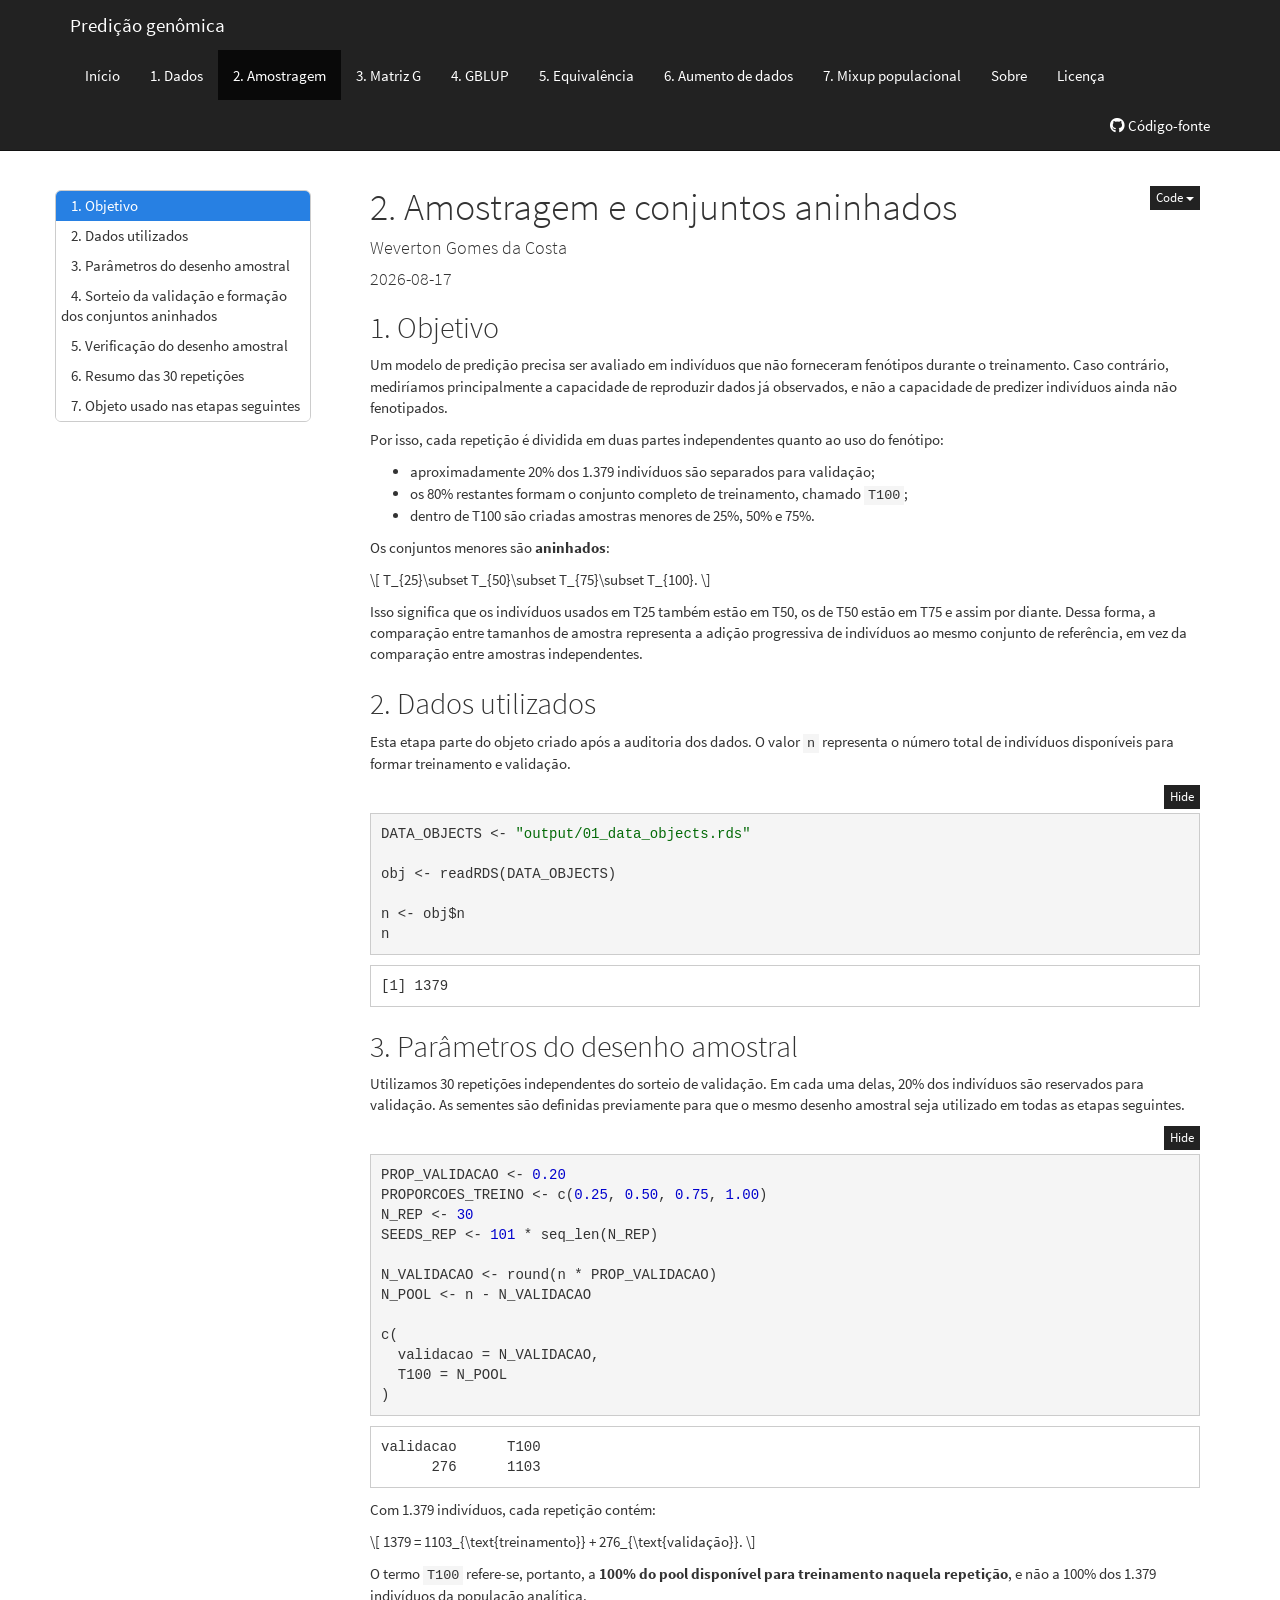
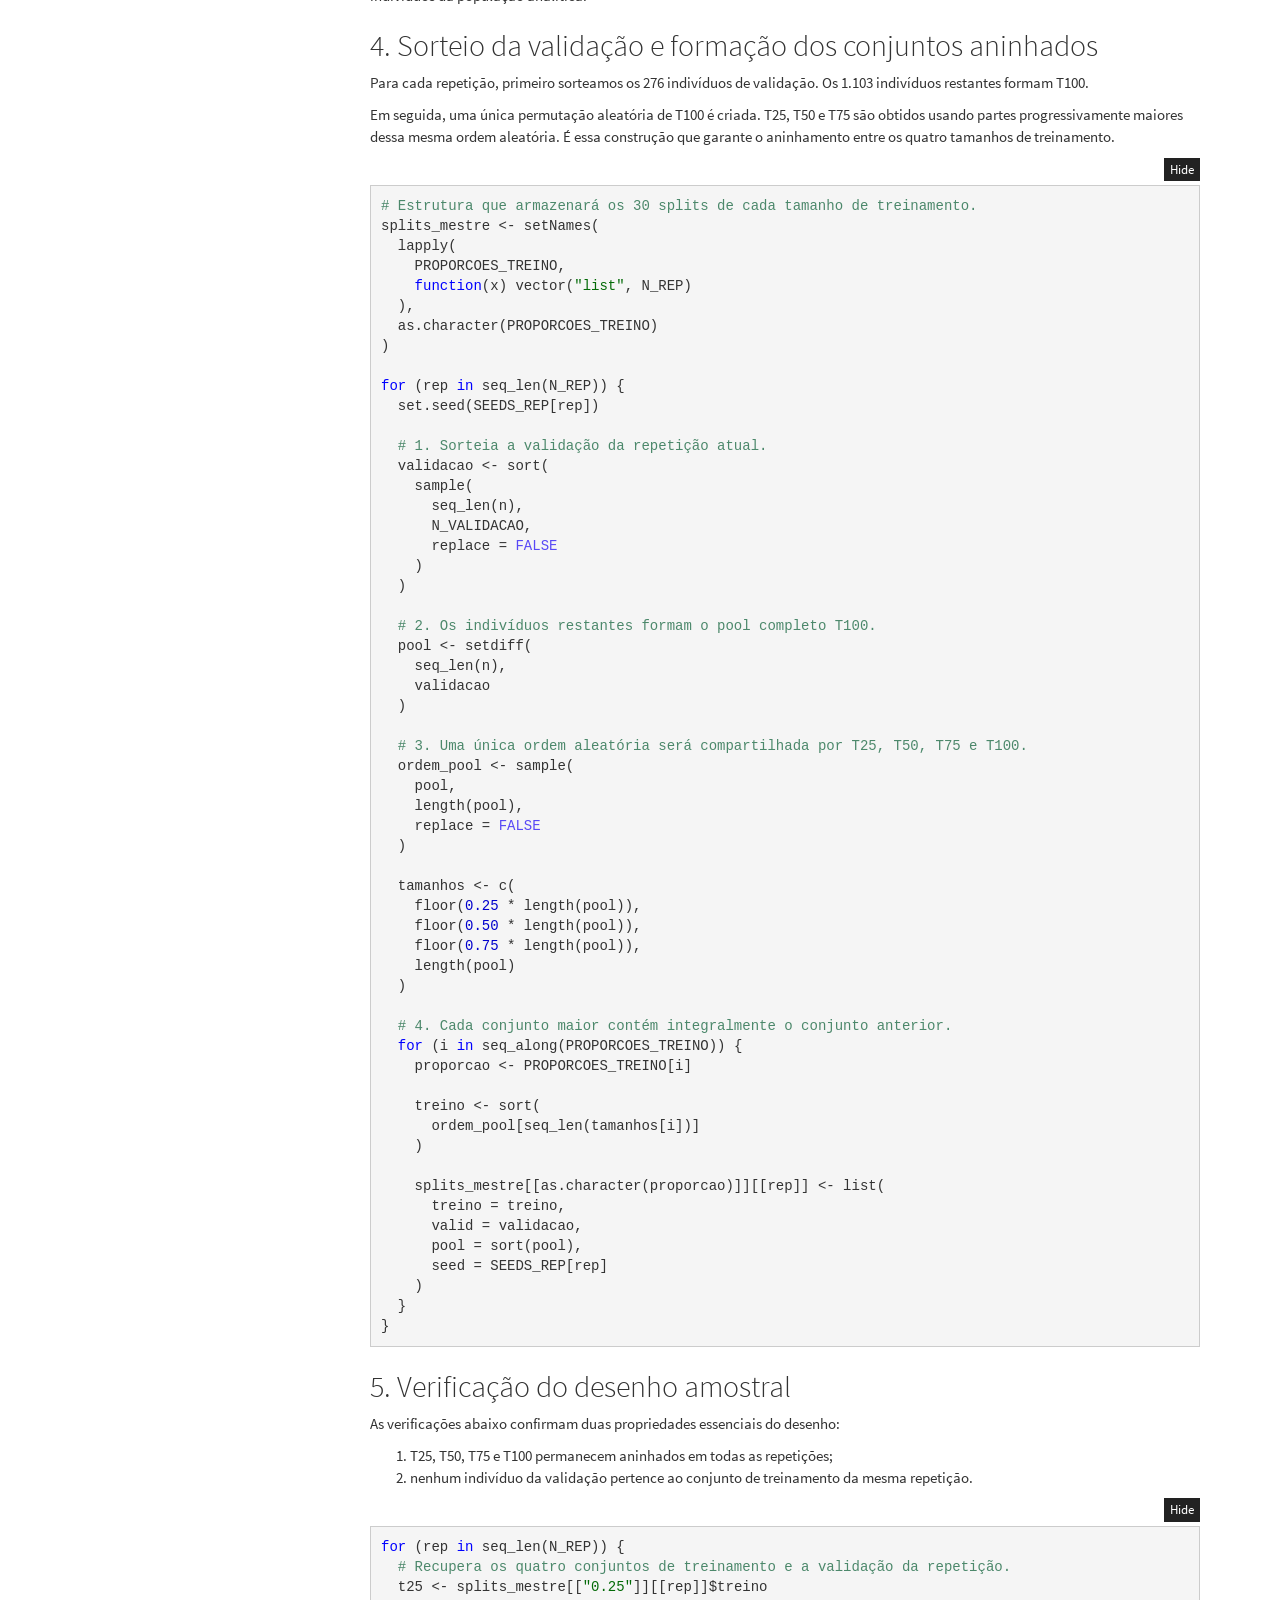
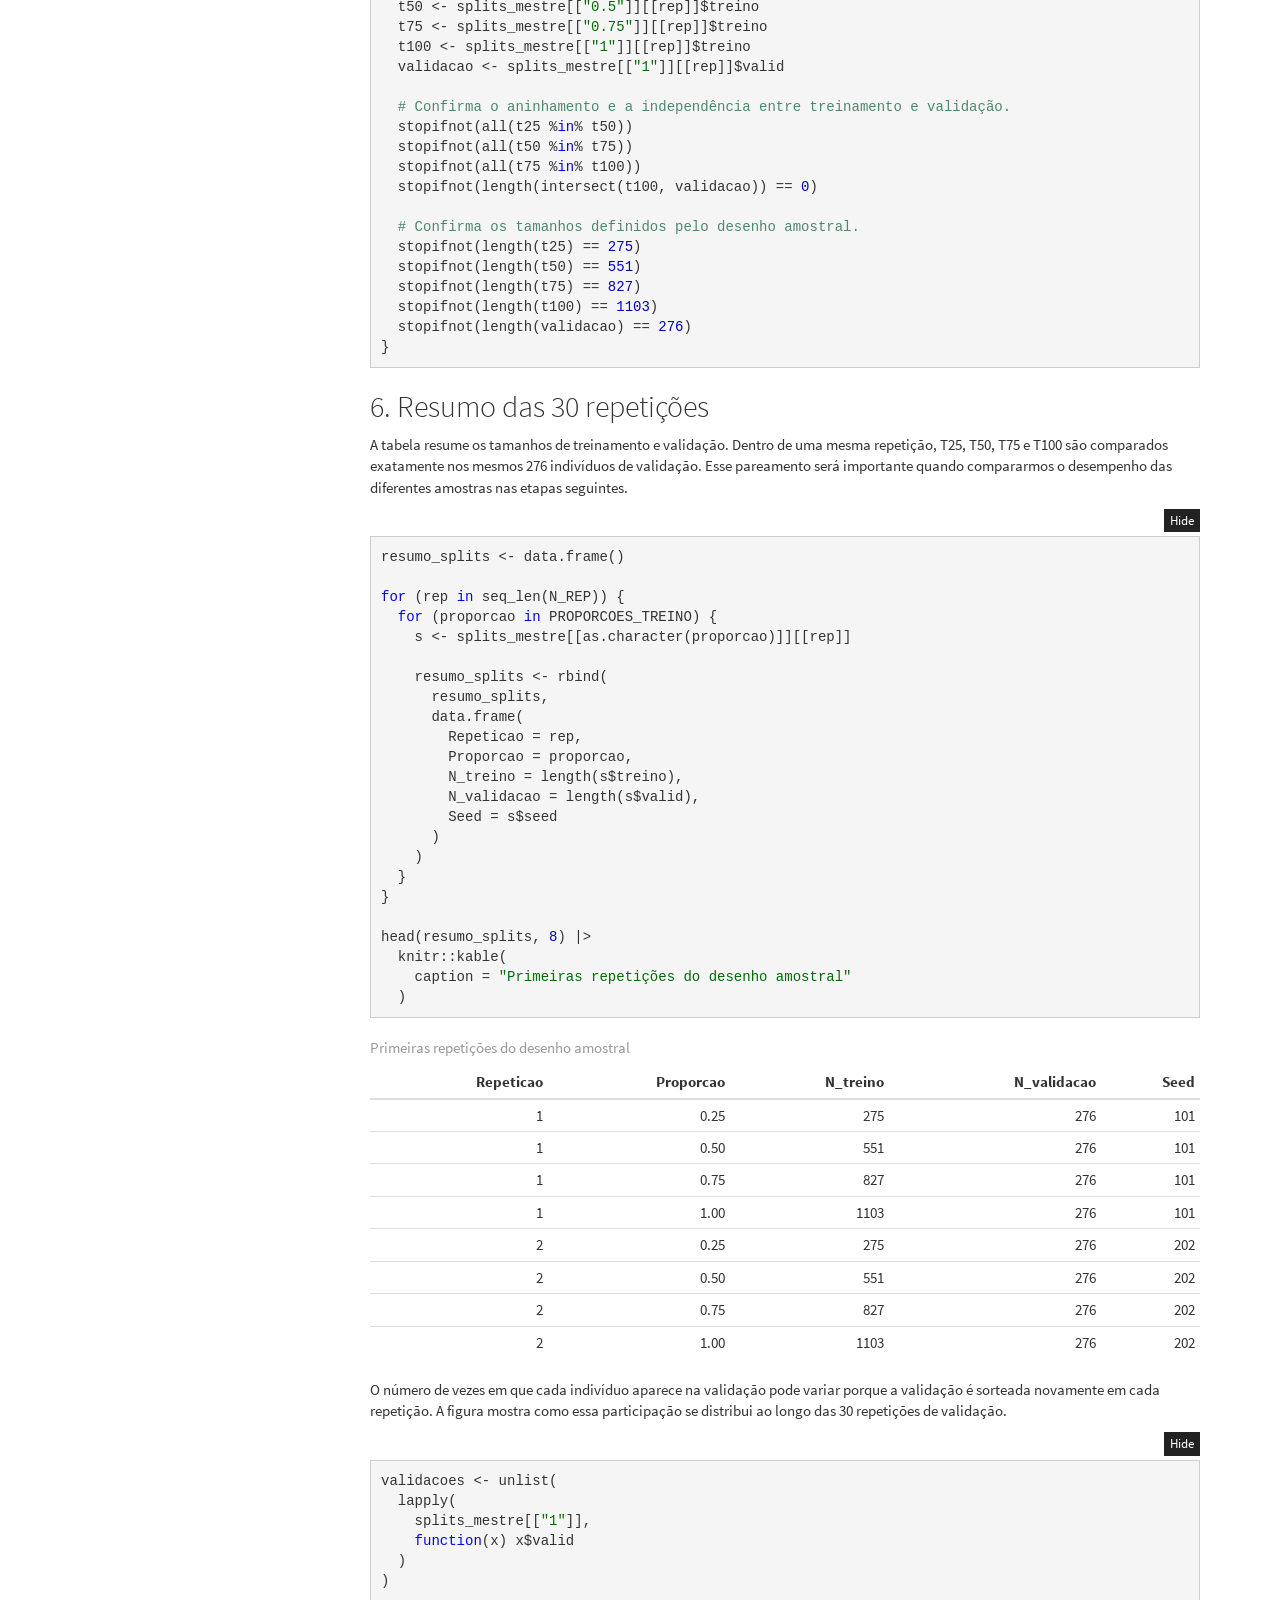
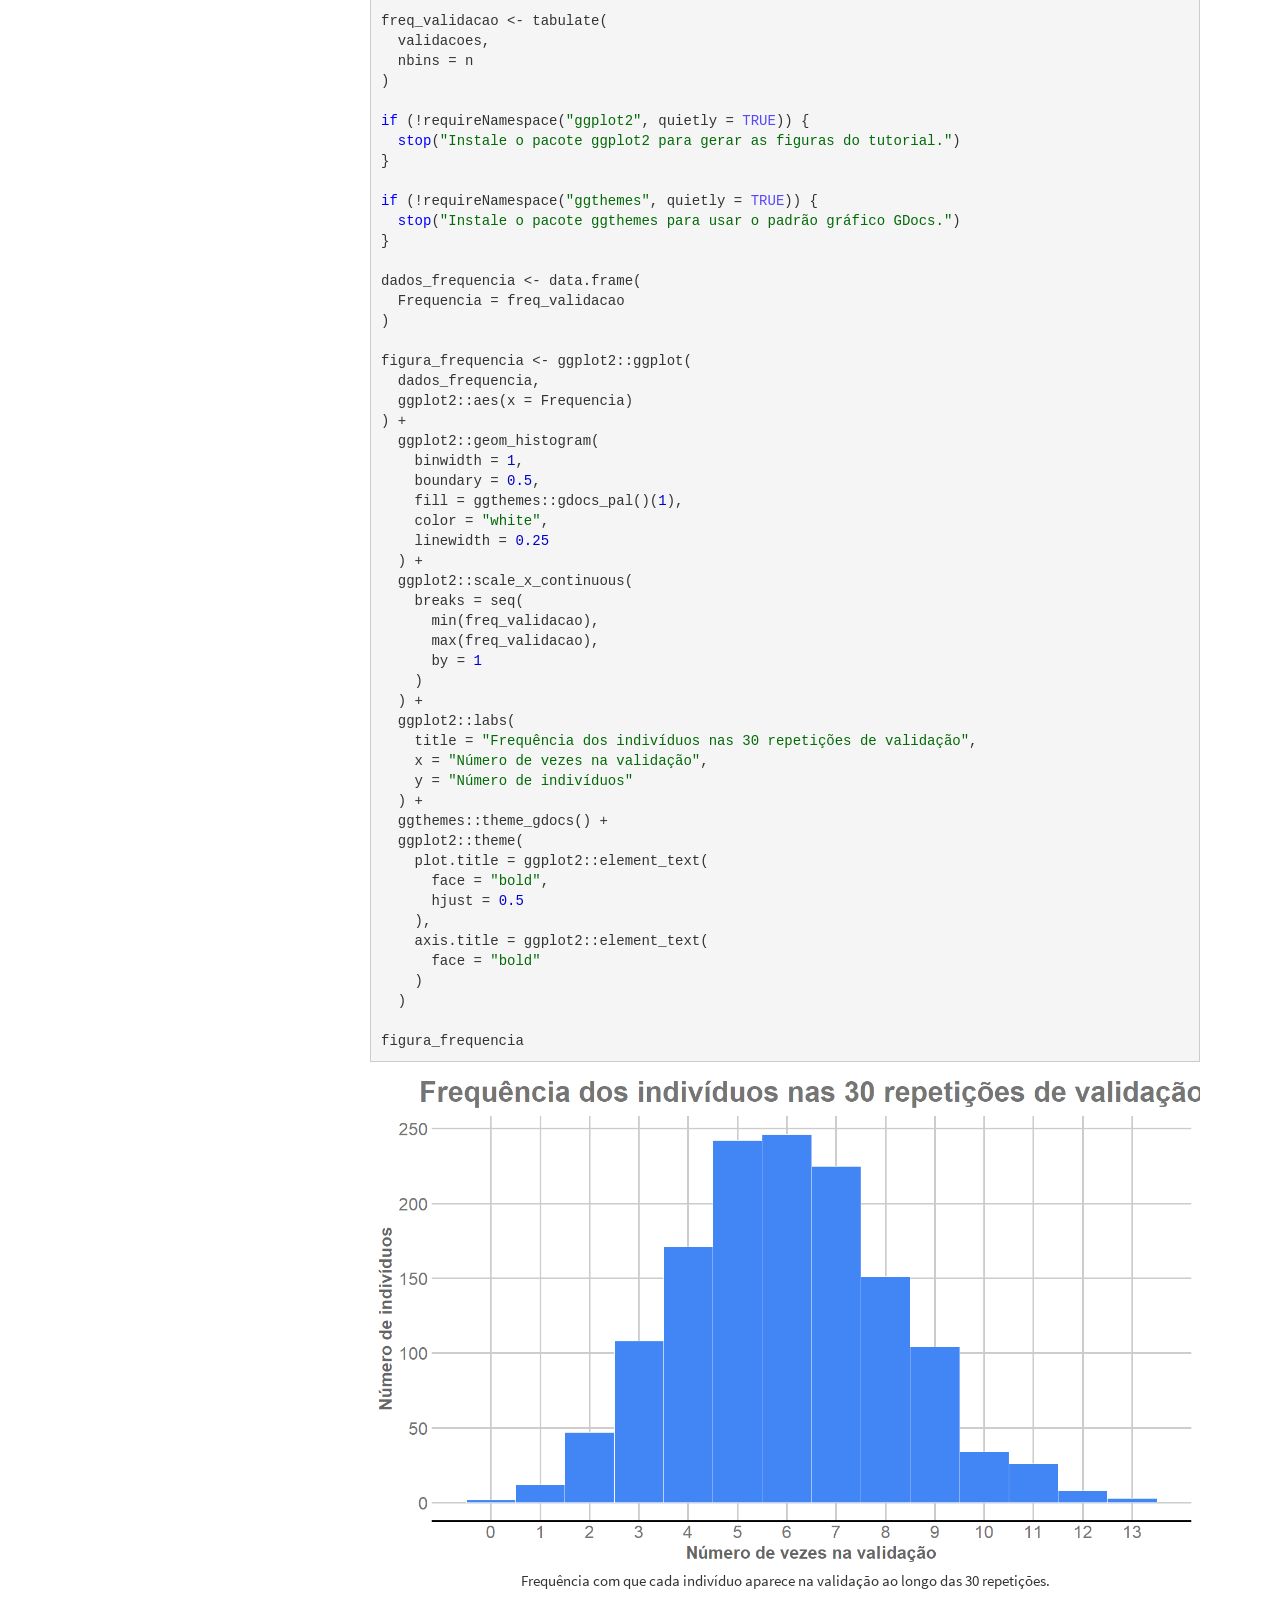
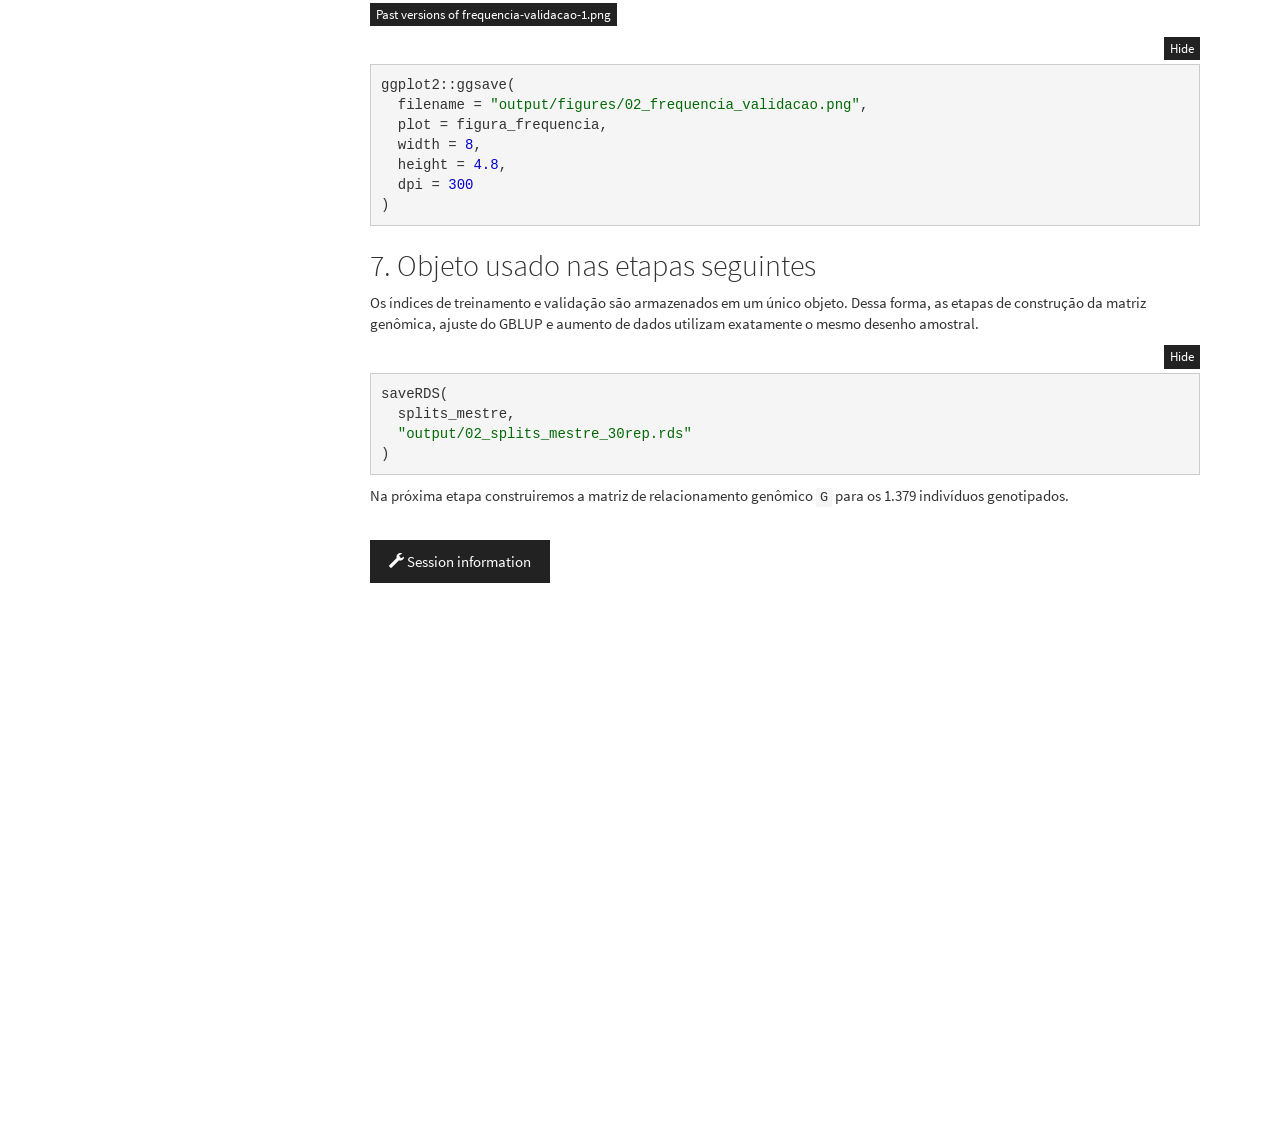
<file: docs/02_sampling_splits.html>
<!DOCTYPE html>

<html>

<head>

<meta charset="utf-8" />
<meta name="generator" content="pandoc" />
<meta http-equiv="X-UA-Compatible" content="IE=EDGE" />


<meta name="author" content="Weverton Gomes da Costa" />

<meta name="date" content="2026-08-17" />

<title>2. Amostragem e conjuntos aninhados</title>

<script src="site_libs/header-attrs-2.30/header-attrs.js"></script>
<script src="site_libs/jquery-3.6.0/jquery-3.6.0.min.js"></script>
<meta name="viewport" content="width=device-width, initial-scale=1" />
<link href="site_libs/bootstrap-3.3.5/css/cosmo.min.css" rel="stylesheet" />
<script src="site_libs/bootstrap-3.3.5/js/bootstrap.min.js"></script>
<script src="site_libs/bootstrap-3.3.5/shim/html5shiv.min.js"></script>
<script src="site_libs/bootstrap-3.3.5/shim/respond.min.js"></script>
<style>h1 {font-size: 34px;}
       h1.title {font-size: 38px;}
       h2 {font-size: 30px;}
       h3 {font-size: 24px;}
       h4 {font-size: 18px;}
       h5 {font-size: 16px;}
       h6 {font-size: 12px;}
       code {color: inherit; background-color: rgba(0, 0, 0, 0.04);}
       pre:not([class]) { background-color: white }</style>
<script src="site_libs/jqueryui-1.13.2/jquery-ui.min.js"></script>
<link href="site_libs/tocify-1.9.1/jquery.tocify.css" rel="stylesheet" />
<script src="site_libs/tocify-1.9.1/jquery.tocify.js"></script>
<script src="site_libs/navigation-1.1/tabsets.js"></script>
<script src="site_libs/navigation-1.1/codefolding.js"></script>
<script src="site_libs/navigation-1.1/sourceembed.js"></script>
<link href="site_libs/highlightjs-9.12.0/textmate.css" rel="stylesheet" />
<script src="site_libs/highlightjs-9.12.0/highlight.js"></script>
<link href="site_libs/pagedtable-1.1/css/pagedtable.css" rel="stylesheet" />
<script src="site_libs/pagedtable-1.1/js/pagedtable.js"></script>
<link href="site_libs/font-awesome-6.5.2/css/all.min.css" rel="stylesheet" />
<link href="site_libs/font-awesome-6.5.2/css/v4-shims.min.css" rel="stylesheet" />

<link rel="icon" href="https://github.com/workflowr/workflowr-assets/raw/main/img/reproducible.png">
<!-- Add a small amount of space between sections. -->
<style type="text/css">
div.section {
  padding-top: 12px;
}
</style>



<style type="text/css">
  code{white-space: pre-wrap;}
  span.smallcaps{font-variant: small-caps;}
  span.underline{text-decoration: underline;}
  div.column{display: inline-block; vertical-align: top; width: 50%;}
  div.hanging-indent{margin-left: 1.5em; text-indent: -1.5em;}
  ul.task-list{list-style: none;}
    </style>

<style type="text/css">code{white-space: pre;}</style>
<script type="text/javascript">
if (window.hljs) {
  hljs.configure({languages: []});
  hljs.initHighlightingOnLoad();
  if (document.readyState && document.readyState === "complete") {
    window.setTimeout(function() { hljs.initHighlighting(); }, 0);
  }
}
</script>




<style type="text/css">
#rmd-source-code {
  display: none;
}
</style>





<style type = "text/css">
.main-container {
  max-width: 940px;
  margin-left: auto;
  margin-right: auto;
}
img {
  max-width:100%;
}
.tabbed-pane {
  padding-top: 12px;
}
.html-widget {
  margin-bottom: 20px;
}
button.code-folding-btn:focus {
  outline: none;
}
summary {
  display: list-item;
}
details > summary > p:only-child {
  display: inline;
}
pre code {
  padding: 0;
}
</style>


<style type="text/css">
.dropdown-submenu {
  position: relative;
}
.dropdown-submenu>.dropdown-menu {
  top: 0;
  left: 100%;
  margin-top: -6px;
  margin-left: -1px;
  border-radius: 0 6px 6px 6px;
}
.dropdown-submenu:hover>.dropdown-menu {
  display: block;
}
.dropdown-submenu>a:after {
  display: block;
  content: " ";
  float: right;
  width: 0;
  height: 0;
  border-color: transparent;
  border-style: solid;
  border-width: 5px 0 5px 5px;
  border-left-color: #cccccc;
  margin-top: 5px;
  margin-right: -10px;
}
.dropdown-submenu:hover>a:after {
  border-left-color: #adb5bd;
}
.dropdown-submenu.pull-left {
  float: none;
}
.dropdown-submenu.pull-left>.dropdown-menu {
  left: -100%;
  margin-left: 10px;
  border-radius: 6px 0 6px 6px;
}
</style>

<script type="text/javascript">
// manage active state of menu based on current page
$(document).ready(function () {
  // active menu anchor
  href = window.location.pathname
  href = href.substr(href.lastIndexOf('/') + 1)
  if (href === "")
    href = "index.html";
  var menuAnchor = $('a[href="' + href + '"]');

  // mark the anchor link active (and if it's in a dropdown, also mark that active)
  var dropdown = menuAnchor.closest('li.dropdown');
  if (window.bootstrap) { // Bootstrap 4+
    menuAnchor.addClass('active');
    dropdown.find('> .dropdown-toggle').addClass('active');
  } else { // Bootstrap 3
    menuAnchor.parent().addClass('active');
    dropdown.addClass('active');
  }

  // Navbar adjustments
  var navHeight = $(".navbar").first().height() + 15;
  var style = document.createElement('style');
  var pt = "padding-top: " + navHeight + "px; ";
  var mt = "margin-top: -" + navHeight + "px; ";
  var css = "";
  // offset scroll position for anchor links (for fixed navbar)
  for (var i = 1; i <= 6; i++) {
    css += ".section h" + i + "{ " + pt + mt + "}\n";
  }
  style.innerHTML = "body {" + pt + "padding-bottom: 40px; }\n" + css;
  document.head.appendChild(style);
});
</script>

<!-- tabsets -->

<style type="text/css">
.tabset-dropdown > .nav-tabs {
  display: inline-table;
  max-height: 500px;
  min-height: 44px;
  overflow-y: auto;
  border: 1px solid #ddd;
  border-radius: 4px;
}

.tabset-dropdown > .nav-tabs > li.active:before, .tabset-dropdown > .nav-tabs.nav-tabs-open:before {
  content: "\e259";
  font-family: 'Glyphicons Halflings';
  display: inline-block;
  padding: 10px;
  border-right: 1px solid #ddd;
}

.tabset-dropdown > .nav-tabs.nav-tabs-open > li.active:before {
  content: "\e258";
  font-family: 'Glyphicons Halflings';
  border: none;
}

.tabset-dropdown > .nav-tabs > li.active {
  display: block;
}

.tabset-dropdown > .nav-tabs > li > a,
.tabset-dropdown > .nav-tabs > li > a:focus,
.tabset-dropdown > .nav-tabs > li > a:hover {
  border: none;
  display: inline-block;
  border-radius: 4px;
  background-color: transparent;
}

.tabset-dropdown > .nav-tabs.nav-tabs-open > li {
  display: block;
  float: none;
}

.tabset-dropdown > .nav-tabs > li {
  display: none;
}
</style>

<!-- code folding -->
<style type="text/css">
.code-folding-btn { margin-bottom: 4px; }
</style>



<style type="text/css">

#TOC {
  margin: 25px 0px 20px 0px;
}
@media (max-width: 768px) {
#TOC {
  position: relative;
  width: 100%;
}
}

@media print {
.toc-content {
  /* see https://github.com/w3c/csswg-drafts/issues/4434 */
  float: right;
}
}

.toc-content {
  padding-left: 30px;
  padding-right: 40px;
}

div.main-container {
  max-width: 1200px;
}

div.tocify {
  width: 20%;
  max-width: 260px;
  max-height: 85%;
}

@media (min-width: 768px) and (max-width: 991px) {
  div.tocify {
    width: 25%;
  }
}

@media (max-width: 767px) {
  div.tocify {
    width: 100%;
    max-width: none;
  }
}

.tocify ul, .tocify li {
  line-height: 20px;
}

.tocify-subheader .tocify-item {
  font-size: 0.90em;
}

.tocify .list-group-item {
  border-radius: 0px;
}


</style>



</head>

<body>


<div class="container-fluid main-container">


<!-- setup 3col/9col grid for toc_float and main content  -->
<div class="row">
<div class="col-xs-12 col-sm-4 col-md-3">
<div id="TOC" class="tocify">
</div>
</div>

<div class="toc-content col-xs-12 col-sm-8 col-md-9">




<div class="navbar navbar-default  navbar-fixed-top" role="navigation">
  <div class="container">
    <div class="navbar-header">
      <button type="button" class="navbar-toggle collapsed" data-toggle="collapse" data-bs-toggle="collapse" data-target="#navbar" data-bs-target="#navbar">
        <span class="icon-bar"></span>
        <span class="icon-bar"></span>
        <span class="icon-bar"></span>
      </button>
      <a class="navbar-brand" href="index.html">Predição genômica</a>
    </div>
    <div id="navbar" class="navbar-collapse collapse">
      <ul class="nav navbar-nav">
        <li>
  <a href="index.html">Início</a>
</li>
<li>
  <a href="01_data_audit.html">1. Dados</a>
</li>
<li>
  <a href="02_sampling_splits.html">2. Amostragem</a>
</li>
<li>
  <a href="03_genomic_matrix.html">3. Matriz G</a>
</li>
<li>
  <a href="04_gblup_baseline.html">4. GBLUP</a>
</li>
<li>
  <a href="05_equivalence.html">5. Equivalência</a>
</li>
<li>
  <a href="06_data_augmentation.html">6. Aumento de dados</a>
</li>
<li>
  <a href="07_population_informed_mixup.html">7. Mixup populacional</a>
</li>
<li>
  <a href="about.html">Sobre</a>
</li>
<li>
  <a href="license.html">Licença</a>
</li>
      </ul>
      <ul class="nav navbar-nav navbar-right">
        <li>
  <a href="https://github.com/WevertonGomesCosta/genomic-prediction-data-augmentation">
    <span class="fa fa-github"></span>
     
    Código-fonte
  </a>
</li>
      </ul>
    </div><!--/.nav-collapse -->
  </div><!--/.container -->
</div><!--/.navbar -->

<div id="header">

<div class="btn-group pull-right float-right">
<button type="button" class="btn btn-default btn-xs btn-secondary btn-sm dropdown-toggle" data-toggle="dropdown" data-bs-toggle="dropdown" aria-haspopup="true" aria-expanded="false"><span>Code</span> <span class="caret"></span></button>
<ul class="dropdown-menu dropdown-menu-right" style="min-width: 50px;">
<li><a id="rmd-show-all-code" href="#">Show All Code</a></li>
<li><a id="rmd-hide-all-code" href="#">Hide All Code</a></li>
<li role="separator" class="divider"></li>
<li><a id="rmd-download-source" href="#">Download Rmd</a></li>
</ul>
</div>



<h1 class="title toc-ignore">2. Amostragem e conjuntos aninhados</h1>
<h4 class="author">Weverton Gomes da Costa</h4>
<h4 class="date">2026-08-17</h4>

</div>


<div id="objetivo" class="section level2">
<h2>1. Objetivo</h2>
<p>Um modelo de predição precisa ser avaliado em indivíduos que não
forneceram fenótipos durante o treinamento. Caso contrário, mediríamos
principalmente a capacidade de reproduzir dados já observados, e não a
capacidade de predizer indivíduos ainda não fenotipados.</p>
<p>Por isso, cada repetição é dividida em duas partes independentes
quanto ao uso do fenótipo:</p>
<ul>
<li>aproximadamente 20% dos 1.379 indivíduos são separados para
validação;</li>
<li>os 80% restantes formam o conjunto completo de treinamento, chamado
<code>T100</code>;</li>
<li>dentro de T100 são criadas amostras menores de 25%, 50% e 75%.</li>
</ul>
<p>Os conjuntos menores são <strong>aninhados</strong>:</p>
<p><span class="math display">\[
T_{25}\subset T_{50}\subset T_{75}\subset T_{100}.
\]</span></p>
<p>Isso significa que os indivíduos usados em T25 também estão em T50,
os de T50 estão em T75 e assim por diante. Dessa forma, a comparação
entre tamanhos de amostra representa a adição progressiva de indivíduos
ao mesmo conjunto de referência, em vez da comparação entre amostras
independentes.</p>
</div>
<div id="dados-utilizados" class="section level2">
<h2>2. Dados utilizados</h2>
<p>Esta etapa parte do objeto criado após a auditoria dos dados. O valor
<code>n</code> representa o número total de indivíduos disponíveis para
formar treinamento e validação.</p>
<pre class="r"><code>DATA_OBJECTS &lt;- &quot;output/01_data_objects.rds&quot;

obj &lt;- readRDS(DATA_OBJECTS)

n &lt;- obj$n
n</code></pre>
<pre><code>[1] 1379</code></pre>
</div>
<div id="parâmetros-do-desenho-amostral" class="section level2">
<h2>3. Parâmetros do desenho amostral</h2>
<p>Utilizamos 30 repetições independentes do sorteio de validação. Em
cada uma delas, 20% dos indivíduos são reservados para validação. As
sementes são definidas previamente para que o mesmo desenho amostral
seja utilizado em todas as etapas seguintes.</p>
<pre class="r"><code>PROP_VALIDACAO &lt;- 0.20
PROPORCOES_TREINO &lt;- c(0.25, 0.50, 0.75, 1.00)
N_REP &lt;- 30
SEEDS_REP &lt;- 101 * seq_len(N_REP)

N_VALIDACAO &lt;- round(n * PROP_VALIDACAO)
N_POOL &lt;- n - N_VALIDACAO

c(
  validacao = N_VALIDACAO,
  T100 = N_POOL
)</code></pre>
<pre><code>validacao      T100 
      276      1103 </code></pre>
<p>Com 1.379 indivíduos, cada repetição contém:</p>
<p><span class="math display">\[
1379 = 1103_{\text{treinamento}} + 276_{\text{validação}}.
\]</span></p>
<p>O termo <code>T100</code> refere-se, portanto, a <strong>100% do pool
disponível para treinamento naquela repetição</strong>, e não a 100% dos
1.379 indivíduos da população analítica.</p>
</div>
<div id="sorteio-da-validação-e-formação-dos-conjuntos-aninhados"
class="section level2">
<h2>4. Sorteio da validação e formação dos conjuntos aninhados</h2>
<p>Para cada repetição, primeiro sorteamos os 276 indivíduos de
validação. Os 1.103 indivíduos restantes formam T100.</p>
<p>Em seguida, uma única permutação aleatória de T100 é criada. T25, T50
e T75 são obtidos usando partes progressivamente maiores dessa mesma
ordem aleatória. É essa construção que garante o aninhamento entre os
quatro tamanhos de treinamento.</p>
<pre class="r"><code># Estrutura que armazenará os 30 splits de cada tamanho de treinamento.
splits_mestre &lt;- setNames(
  lapply(
    PROPORCOES_TREINO,
    function(x) vector(&quot;list&quot;, N_REP)
  ),
  as.character(PROPORCOES_TREINO)
)

for (rep in seq_len(N_REP)) {
  set.seed(SEEDS_REP[rep])

  # 1. Sorteia a validação da repetição atual.
  validacao &lt;- sort(
    sample(
      seq_len(n),
      N_VALIDACAO,
      replace = FALSE
    )
  )

  # 2. Os indivíduos restantes formam o pool completo T100.
  pool &lt;- setdiff(
    seq_len(n),
    validacao
  )

  # 3. Uma única ordem aleatória será compartilhada por T25, T50, T75 e T100.
  ordem_pool &lt;- sample(
    pool,
    length(pool),
    replace = FALSE
  )

  tamanhos &lt;- c(
    floor(0.25 * length(pool)),
    floor(0.50 * length(pool)),
    floor(0.75 * length(pool)),
    length(pool)
  )

  # 4. Cada conjunto maior contém integralmente o conjunto anterior.
  for (i in seq_along(PROPORCOES_TREINO)) {
    proporcao &lt;- PROPORCOES_TREINO[i]

    treino &lt;- sort(
      ordem_pool[seq_len(tamanhos[i])]
    )

    splits_mestre[[as.character(proporcao)]][[rep]] &lt;- list(
      treino = treino,
      valid = validacao,
      pool = sort(pool),
      seed = SEEDS_REP[rep]
    )
  }
}</code></pre>
</div>
<div id="verificação-do-desenho-amostral" class="section level2">
<h2>5. Verificação do desenho amostral</h2>
<p>As verificações abaixo confirmam duas propriedades essenciais do
desenho:</p>
<ol style="list-style-type: decimal">
<li>T25, T50, T75 e T100 permanecem aninhados em todas as
repetições;</li>
<li>nenhum indivíduo da validação pertence ao conjunto de treinamento da
mesma repetição.</li>
</ol>
<pre class="r"><code>for (rep in seq_len(N_REP)) {
  # Recupera os quatro conjuntos de treinamento e a validação da repetição.
  t25 &lt;- splits_mestre[[&quot;0.25&quot;]][[rep]]$treino
  t50 &lt;- splits_mestre[[&quot;0.5&quot;]][[rep]]$treino
  t75 &lt;- splits_mestre[[&quot;0.75&quot;]][[rep]]$treino
  t100 &lt;- splits_mestre[[&quot;1&quot;]][[rep]]$treino
  validacao &lt;- splits_mestre[[&quot;1&quot;]][[rep]]$valid

  # Confirma o aninhamento e a independência entre treinamento e validação.
  stopifnot(all(t25 %in% t50))
  stopifnot(all(t50 %in% t75))
  stopifnot(all(t75 %in% t100))
  stopifnot(length(intersect(t100, validacao)) == 0)

  # Confirma os tamanhos definidos pelo desenho amostral.
  stopifnot(length(t25) == 275)
  stopifnot(length(t50) == 551)
  stopifnot(length(t75) == 827)
  stopifnot(length(t100) == 1103)
  stopifnot(length(validacao) == 276)
}</code></pre>
</div>
<div id="resumo-das-30-repetições" class="section level2">
<h2>6. Resumo das 30 repetições</h2>
<p>A tabela resume os tamanhos de treinamento e validação. Dentro de uma
mesma repetição, T25, T50, T75 e T100 são comparados exatamente nos
mesmos 276 indivíduos de validação. Esse pareamento será importante
quando compararmos o desempenho das diferentes amostras nas etapas
seguintes.</p>
<pre class="r"><code>resumo_splits &lt;- data.frame()

for (rep in seq_len(N_REP)) {
  for (proporcao in PROPORCOES_TREINO) {
    s &lt;- splits_mestre[[as.character(proporcao)]][[rep]]

    resumo_splits &lt;- rbind(
      resumo_splits,
      data.frame(
        Repeticao = rep,
        Proporcao = proporcao,
        N_treino = length(s$treino),
        N_validacao = length(s$valid),
        Seed = s$seed
      )
    )
  }
}

head(resumo_splits, 8) |&gt;
  knitr::kable(
    caption = &quot;Primeiras repetições do desenho amostral&quot;
  )</code></pre>
<table>
<caption>Primeiras repetições do desenho amostral</caption>
<thead>
<tr class="header">
<th align="right">Repeticao</th>
<th align="right">Proporcao</th>
<th align="right">N_treino</th>
<th align="right">N_validacao</th>
<th align="right">Seed</th>
</tr>
</thead>
<tbody>
<tr class="odd">
<td align="right">1</td>
<td align="right">0.25</td>
<td align="right">275</td>
<td align="right">276</td>
<td align="right">101</td>
</tr>
<tr class="even">
<td align="right">1</td>
<td align="right">0.50</td>
<td align="right">551</td>
<td align="right">276</td>
<td align="right">101</td>
</tr>
<tr class="odd">
<td align="right">1</td>
<td align="right">0.75</td>
<td align="right">827</td>
<td align="right">276</td>
<td align="right">101</td>
</tr>
<tr class="even">
<td align="right">1</td>
<td align="right">1.00</td>
<td align="right">1103</td>
<td align="right">276</td>
<td align="right">101</td>
</tr>
<tr class="odd">
<td align="right">2</td>
<td align="right">0.25</td>
<td align="right">275</td>
<td align="right">276</td>
<td align="right">202</td>
</tr>
<tr class="even">
<td align="right">2</td>
<td align="right">0.50</td>
<td align="right">551</td>
<td align="right">276</td>
<td align="right">202</td>
</tr>
<tr class="odd">
<td align="right">2</td>
<td align="right">0.75</td>
<td align="right">827</td>
<td align="right">276</td>
<td align="right">202</td>
</tr>
<tr class="even">
<td align="right">2</td>
<td align="right">1.00</td>
<td align="right">1103</td>
<td align="right">276</td>
<td align="right">202</td>
</tr>
</tbody>
</table>
<p>O número de vezes em que cada indivíduo aparece na validação pode
variar porque a validação é sorteada novamente em cada repetição. A
figura mostra como essa participação se distribui ao longo das 30
repetições de validação.</p>
<pre class="r"><code>validacoes &lt;- unlist(
  lapply(
    splits_mestre[[&quot;1&quot;]],
    function(x) x$valid
  )
)

freq_validacao &lt;- tabulate(
  validacoes,
  nbins = n
)

if (!requireNamespace(&quot;ggplot2&quot;, quietly = TRUE)) {
  stop(&quot;Instale o pacote ggplot2 para gerar as figuras do tutorial.&quot;)
}

if (!requireNamespace(&quot;ggthemes&quot;, quietly = TRUE)) {
  stop(&quot;Instale o pacote ggthemes para usar o padrão gráfico GDocs.&quot;)
}

dados_frequencia &lt;- data.frame(
  Frequencia = freq_validacao
)

figura_frequencia &lt;- ggplot2::ggplot(
  dados_frequencia,
  ggplot2::aes(x = Frequencia)
) +
  ggplot2::geom_histogram(
    binwidth = 1,
    boundary = 0.5,
    fill = ggthemes::gdocs_pal()(1),
    color = &quot;white&quot;,
    linewidth = 0.25
  ) +
  ggplot2::scale_x_continuous(
    breaks = seq(
      min(freq_validacao),
      max(freq_validacao),
      by = 1
    )
  ) +
  ggplot2::labs(
    title = &quot;Frequência dos indivíduos nas 30 repetições de validação&quot;,
    x = &quot;Número de vezes na validação&quot;,
    y = &quot;Número de indivíduos&quot;
  ) +
  ggthemes::theme_gdocs() +
  ggplot2::theme(
    plot.title = ggplot2::element_text(
      face = &quot;bold&quot;,
      hjust = 0.5
    ),
    axis.title = ggplot2::element_text(
      face = &quot;bold&quot;
    )
  )

figura_frequencia</code></pre>
<div class="figure" style="text-align: center">
<img src="figure/02_sampling_splits.Rmd/frequencia-validacao-1.png" alt="Frequência com que cada indivíduo aparece na validação ao longo das 30 repetições." width="100%" />
<p class="caption">
Frequência com que cada indivíduo aparece na validação ao longo das 30
repetições.
</p>
</div>
<p>
<button type="button" class="btn btn-default btn-xs btn-workflowr btn-workflowr-fig" data-toggle="collapse" data-target="#fig-frequencia-validacao-1">
Past versions of frequencia-validacao-1.png
</button>
</p>
<div id="fig-frequencia-validacao-1" class="collapse">
<div class="table-responsive">
<table class="table table-condensed table-hover">
<thead>
<tr>
<th>
Version
</th>
<th>
Author
</th>
<th>
Date
</th>
</tr>
</thead>
<tbody>
<tr>
<td>
<a href="https://github.com/WevertonGomesCosta/genomic-prediction-data-augmentation/blob/d648821de44e35cc5c1497746f8e8694daaaf9d7/docs/figure/02_sampling_splits.Rmd/frequencia-validacao-1.png" target="_blank">d648821</a>
</td>
<td>
WevertonGomesCosta
</td>
<td>
2026-08-12
</td>
</tr>
<tr>
<td>
<a href="https://github.com/WevertonGomesCosta/genomic-prediction-data-augmentation/blob/28d4e988e5180c3d62f7021e640fba608eac8688/docs/figure/02_sampling_splits.Rmd/frequencia-validacao-1.png" target="_blank">28d4e98</a>
</td>
<td>
WevertonGomesCosta
</td>
<td>
2026-08-11
</td>
</tr>
<tr>
<td>
<a href="https://github.com/WevertonGomesCosta/genomic-prediction-data-augmentation/blob/db45d13e26a47d0fb6981c58229aad355d09def9/docs/figure/02_sampling_splits.Rmd/frequencia-validacao-1.png" target="_blank">db45d13</a>
</td>
<td>
WevertonGomesCosta
</td>
<td>
2026-08-11
</td>
</tr>
<tr>
<td>
<a href="https://github.com/WevertonGomesCosta/genomic-prediction-data-augmentation/blob/d32edc6ed8258adf2f831660fd3d0f69f4caf78e/docs/figure/02_sampling_splits.Rmd/frequencia-validacao-1.png" target="_blank">d32edc6</a>
</td>
<td>
WevertonGomesCosta
</td>
<td>
2026-08-11
</td>
</tr>
</tbody>
</table>
</div>
</div>
<pre class="r"><code>ggplot2::ggsave(
  filename = &quot;output/figures/02_frequencia_validacao.png&quot;,
  plot = figura_frequencia,
  width = 8,
  height = 4.8,
  dpi = 300
)</code></pre>
</div>
<div id="objeto-usado-nas-etapas-seguintes" class="section level2">
<h2>7. Objeto usado nas etapas seguintes</h2>
<p>Os índices de treinamento e validação são armazenados em um único
objeto. Dessa forma, as etapas de construção da matriz genômica, ajuste
do GBLUP e aumento de dados utilizam exatamente o mesmo desenho
amostral.</p>
<pre class="r"><code>saveRDS(
  splits_mestre,
  &quot;output/02_splits_mestre_30rep.rds&quot;
)</code></pre>
<p>Na próxima etapa construiremos a matriz de relacionamento genômico
<code>G</code> para os 1.379 indivíduos genotipados.</p>
<br>
<p>
<button type="button" class="btn btn-default btn-workflowr btn-workflowr-sessioninfo" data-toggle="collapse" data-target="#workflowr-sessioninfo" style="display: block;">
<span class="glyphicon glyphicon-wrench" aria-hidden="true"></span>
Session information
</button>
</p>
<div id="workflowr-sessioninfo" class="collapse">
<pre class="r"><code>sessionInfo()</code></pre>
<pre><code>R version 4.5.1 (2025-06-13 ucrt)
Platform: x86_64-w64-mingw32/x64
Running under: Windows 11 x64 (build 26200)

Matrix products: default
  LAPACK version 3.12.1

locale:
[1] LC_COLLATE=Portuguese_Brazil.utf8  LC_CTYPE=Portuguese_Brazil.utf8   
[3] LC_MONETARY=Portuguese_Brazil.utf8 LC_NUMERIC=C                      
[5] LC_TIME=Portuguese_Brazil.utf8    

time zone: America/Sao_Paulo
tzcode source: internal

attached base packages:
[1] stats     graphics  grDevices datasets  utils     methods   base     

loaded via a namespace (and not attached):
 [1] gtable_0.3.6       jsonlite_2.0.0     compiler_4.5.1     renv_1.1.8        
 [5] promises_1.5.0     Rcpp_1.1.2         stringr_1.6.0      git2r_0.36.2      
 [9] later_1.4.4        jquerylib_0.1.4    scales_1.4.0       yaml_2.3.12       
[13] fastmap_1.2.0      ggplot2_4.0.0      R6_2.6.1           labeling_0.4.3    
[17] workflowr_1.7.2    knitr_1.50         tibble_3.3.1       rprojroot_2.1.1   
[21] bslib_0.9.0        pillar_1.11.1      RColorBrewer_1.1-3 ggthemes_5.2.0    
[25] rlang_1.1.7        cachem_1.1.0       stringi_1.8.7      httpuv_1.6.16     
[29] xfun_0.54          S7_0.2.1           fs_1.6.6           sass_0.4.10       
[33] otel_0.2.0         cli_3.6.5          withr_3.0.2        magrittr_2.0.4    
[37] digest_0.6.39      grid_4.5.1         rstudioapi_0.17.1  lifecycle_1.0.5   
[41] vctrs_0.7.1        evaluate_1.0.5     glue_1.8.0         whisker_0.4.1     
[45] farver_2.1.2       purrr_1.2.1        rmarkdown_2.30     tools_4.5.1       
[49] pkgconfig_2.0.3    htmltools_0.5.9   </code></pre>
</div>
</div>

<div id="rmd-source-code">[base64]</div>

<!-- Adjust MathJax settings so that all math formulae are shown using
TeX fonts only; see
https://docs.mathjax.org/en/latest/web/configuration.html. This will make
the presentation more consistent at the cost of the webpage sometimes
taking slightly longer to load. Note that this only works because the
footer is added to webpages before the MathJax javascript. -->
<script type="text/x-mathjax-config">
  MathJax.Hub.Config({
    "HTML-CSS": { availableFonts: ["TeX"] }
  });
</script>




</div>
</div>

</div>

<script>

// add bootstrap table styles to pandoc tables
function bootstrapStylePandocTables() {
  $('tr.odd').parent('tbody').parent('table').addClass('table table-condensed');
}
$(document).ready(function () {
  bootstrapStylePandocTables();
});


</script>

<!-- tabsets -->

<script>
$(document).ready(function () {
  window.buildTabsets("TOC");
});

$(document).ready(function () {
  $('.tabset-dropdown > .nav-tabs > li').click(function () {
    $(this).parent().toggleClass('nav-tabs-open');
  });
});
</script>

<!-- code folding -->
<script>
$(document).ready(function () {
  window.initializeSourceEmbed("02_sampling_splits.Rmd");
  window.initializeCodeFolding("show" === "show");
});
</script>

<script>
$(document).ready(function ()  {

    // temporarily add toc-ignore selector to headers for the consistency with Pandoc
    $('.unlisted.unnumbered').addClass('toc-ignore')

    // move toc-ignore selectors from section div to header
    $('div.section.toc-ignore')
        .removeClass('toc-ignore')
        .children('h1,h2,h3,h4,h5').addClass('toc-ignore');

    // establish options
    var options = {
      selectors: "h1,h2,h3",
      theme: "bootstrap3",
      context: '.toc-content',
      hashGenerator: function (text) {
        return text.replace(/[.\\/?&!#<>]/g, '').replace(/\s/g, '_');
      },
      ignoreSelector: ".toc-ignore",
      scrollTo: 0
    };
    options.showAndHide = true;
    options.smoothScroll = true;

    // tocify
    var toc = $("#TOC").tocify(options).data("toc-tocify");
});
</script>

<!-- dynamically load mathjax for compatibility with self-contained -->
<script>
  (function () {
    var script = document.createElement("script");
    script.type = "text/javascript";
    script.src  = "https://mathjax.rstudio.com/latest/MathJax.js?config=TeX-AMS-MML_HTMLorMML";
    document.getElementsByTagName("head")[0].appendChild(script);
  })();
</script>

</body>
</html>
</file>
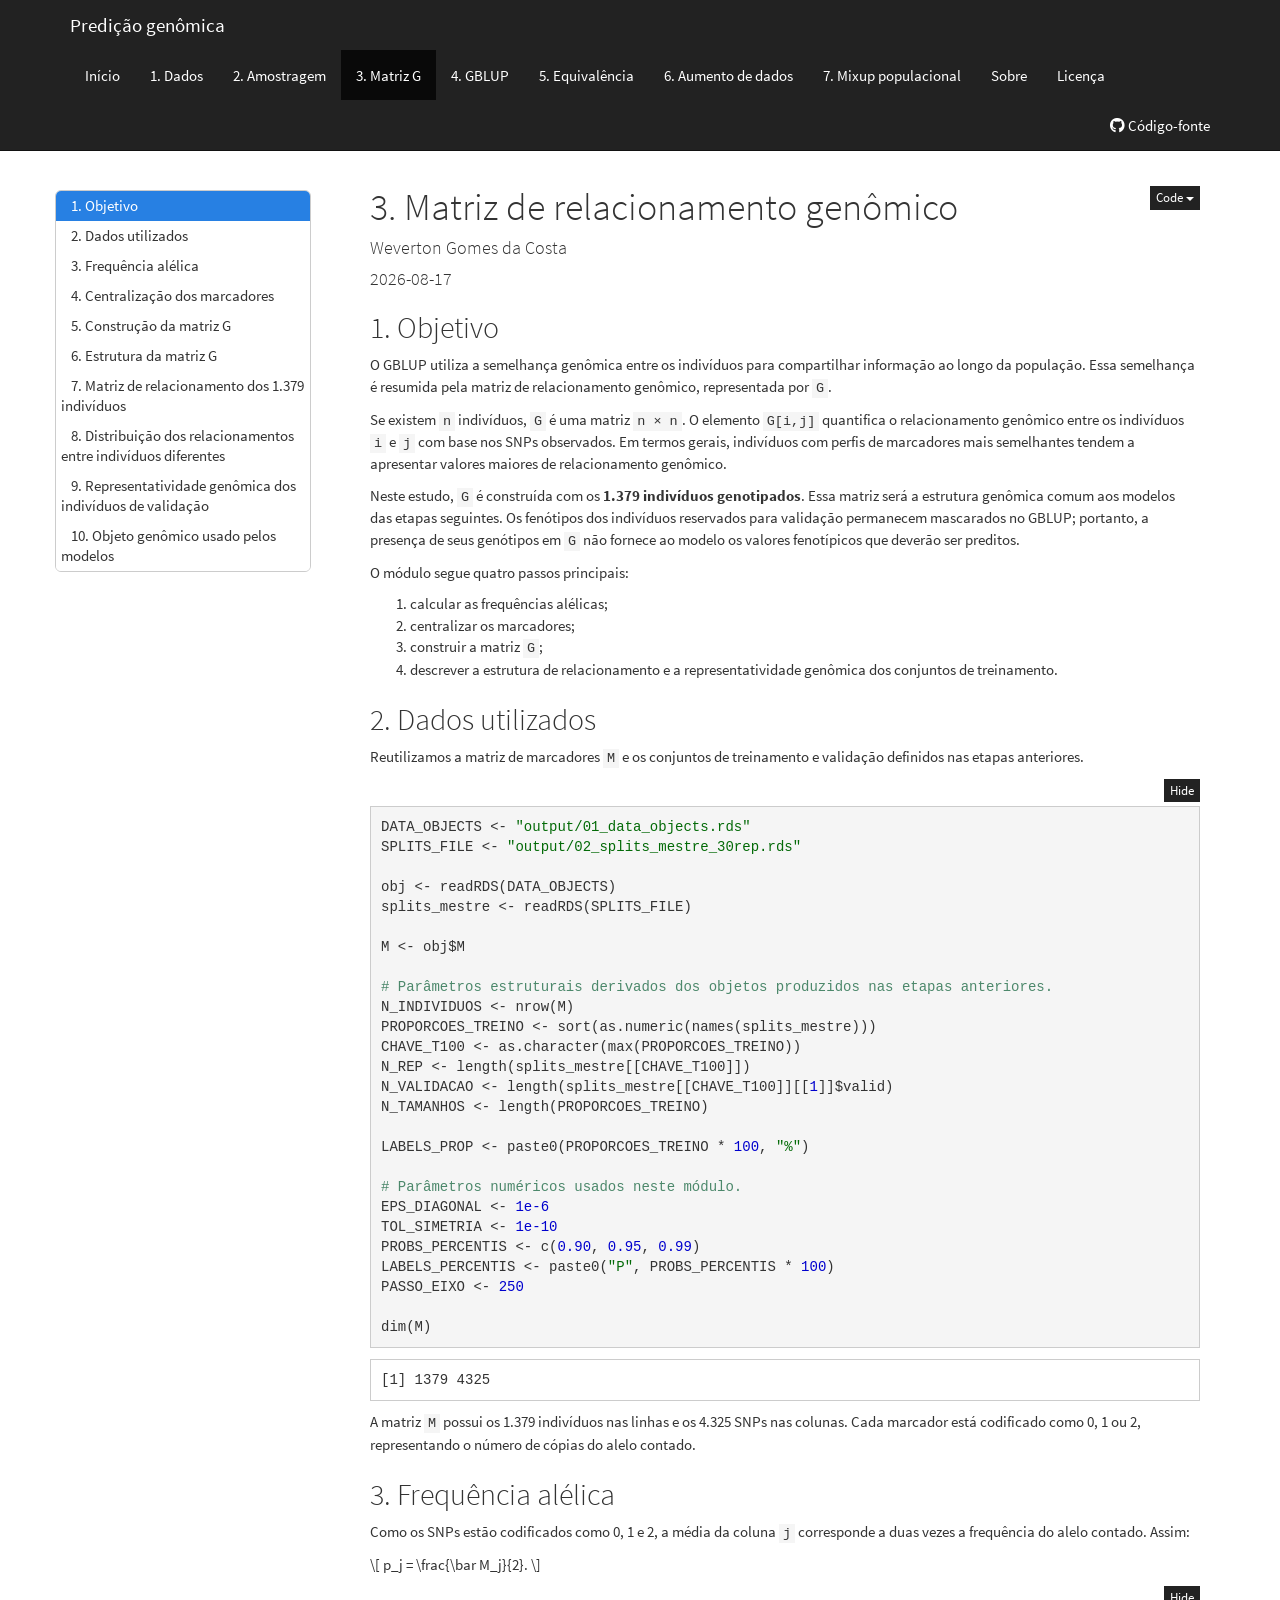
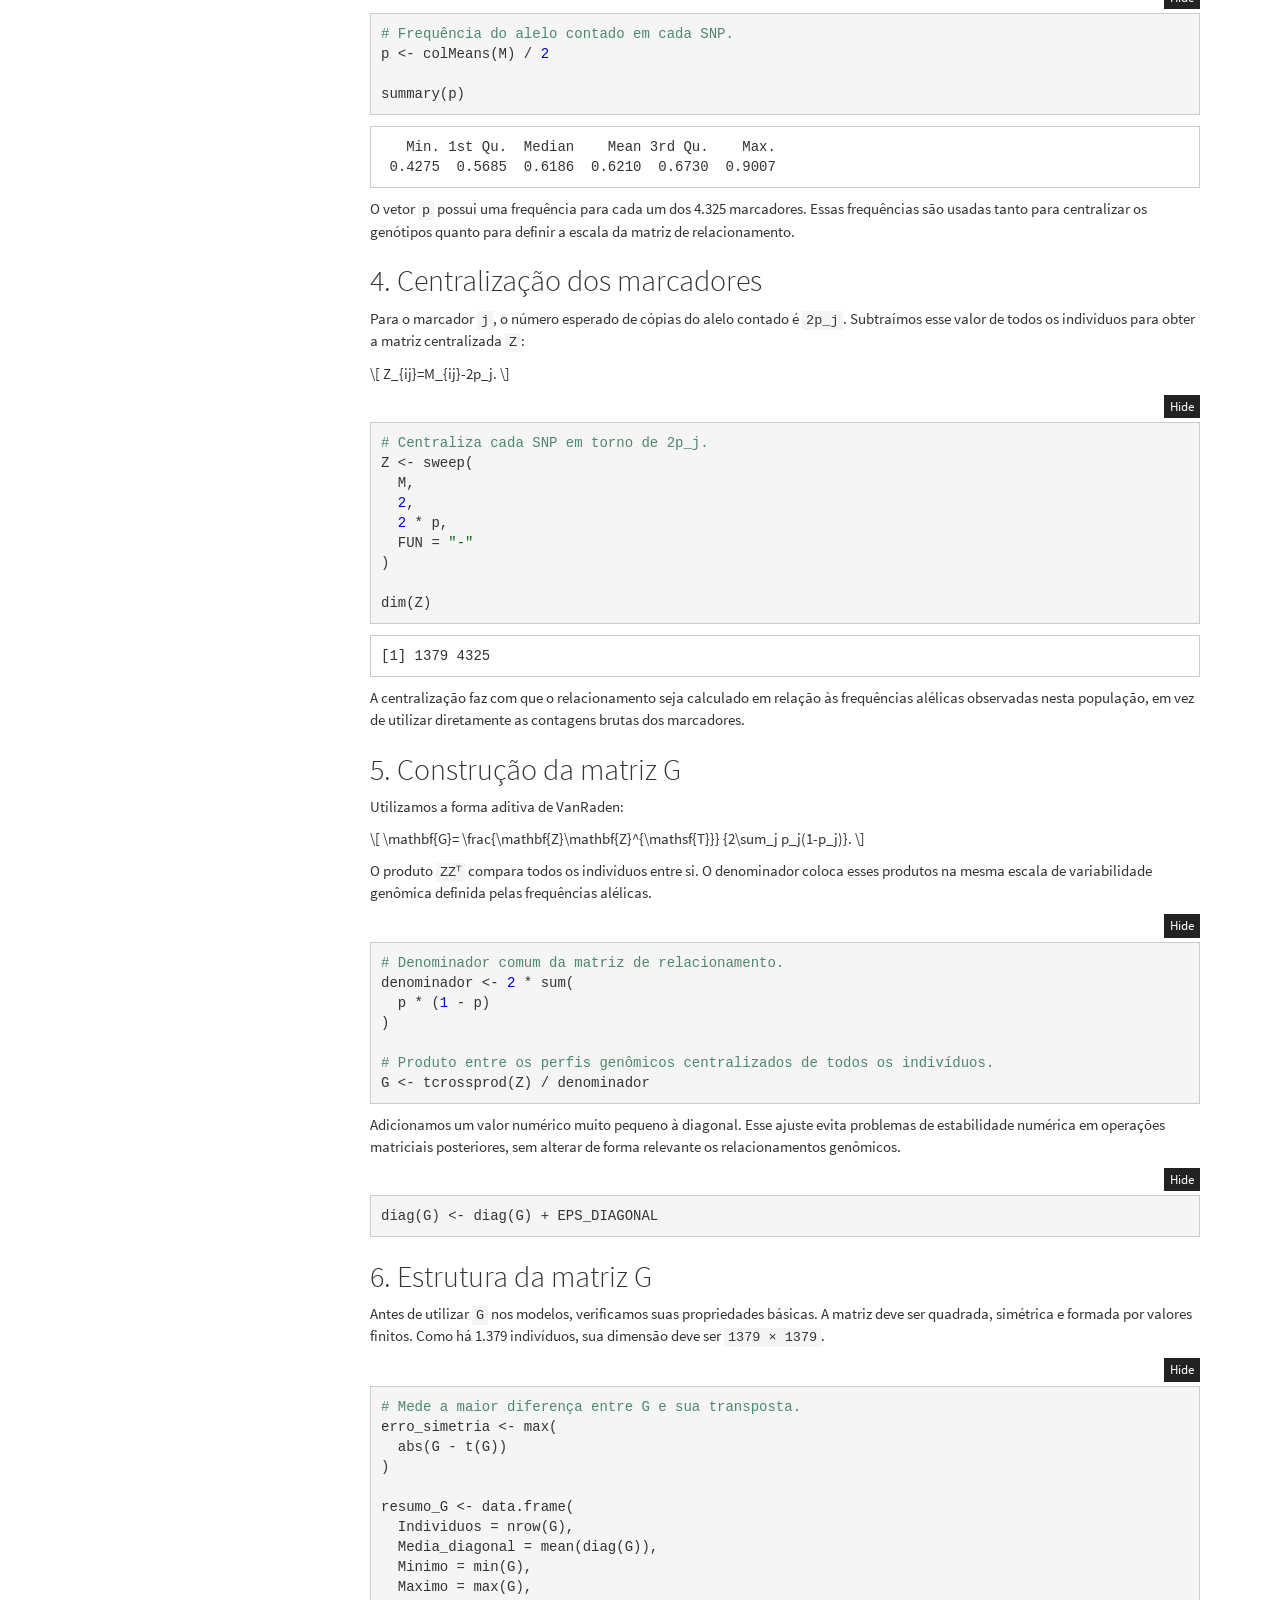
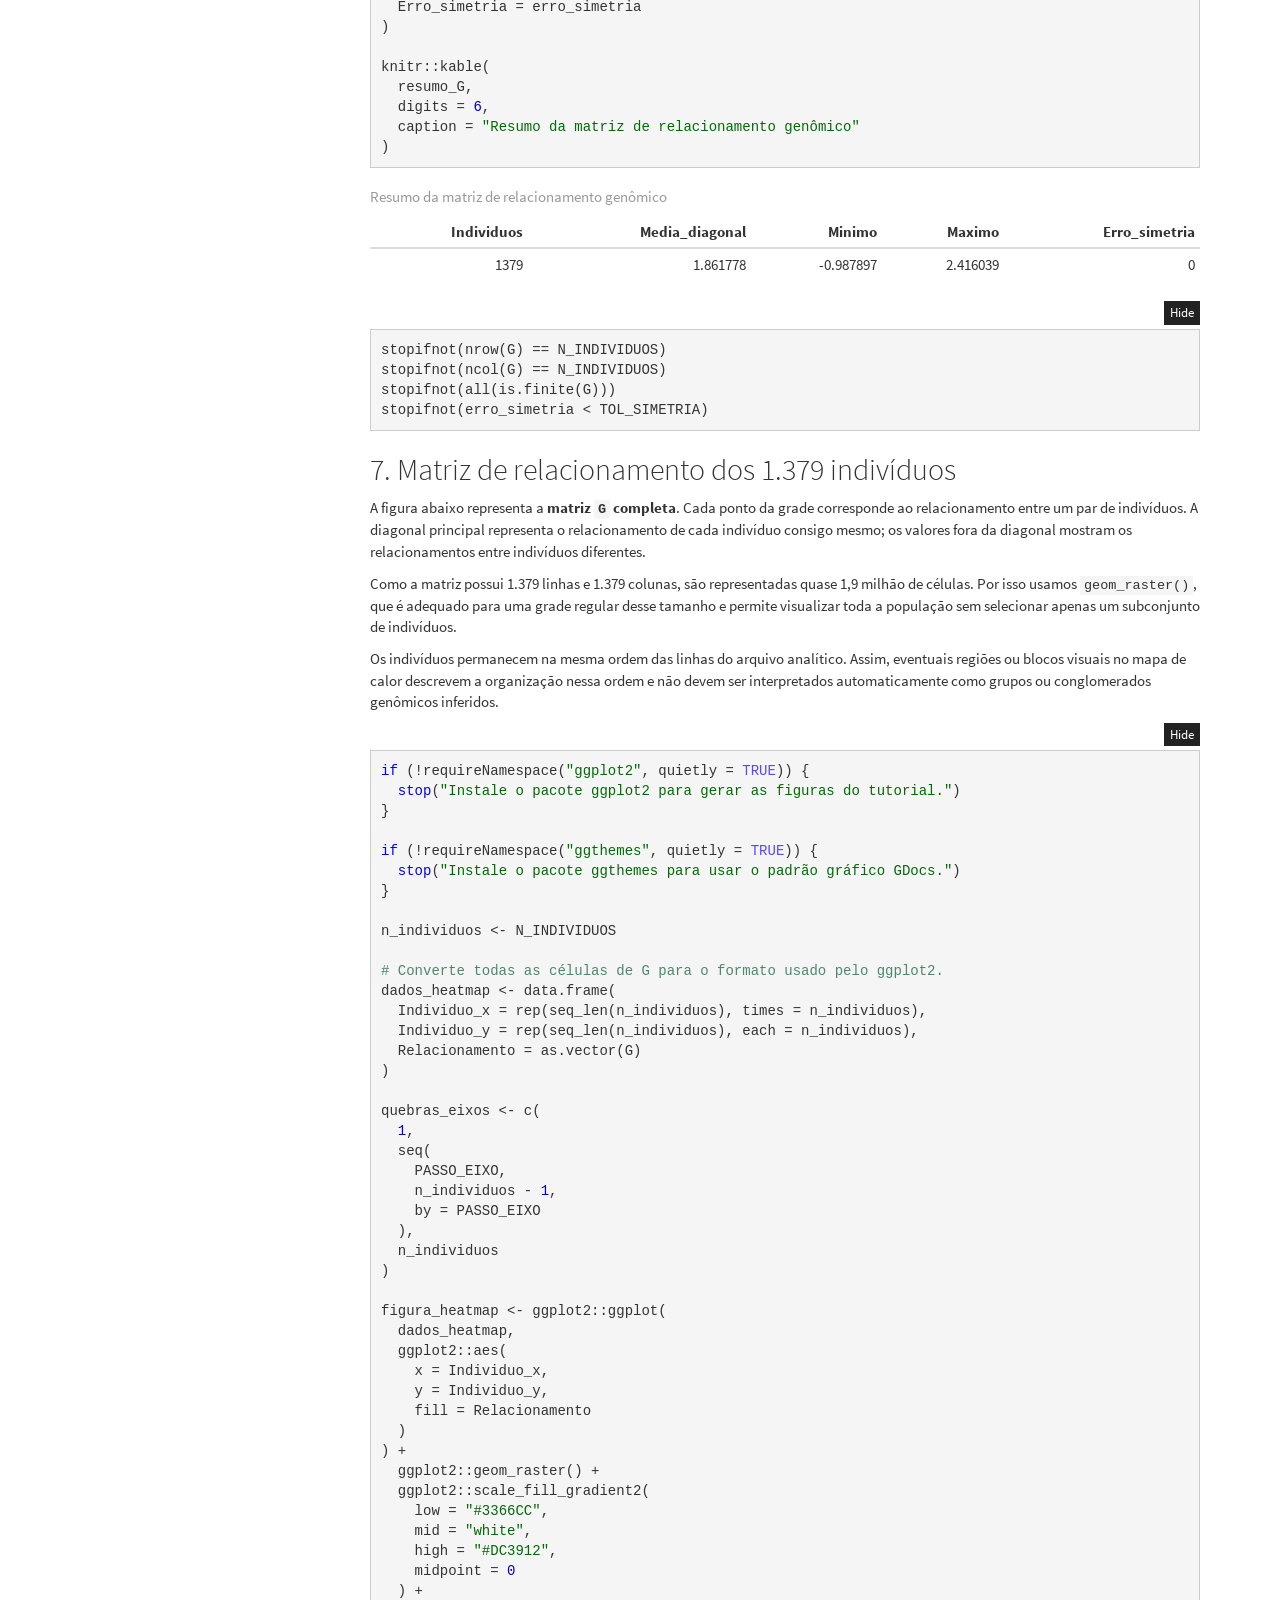
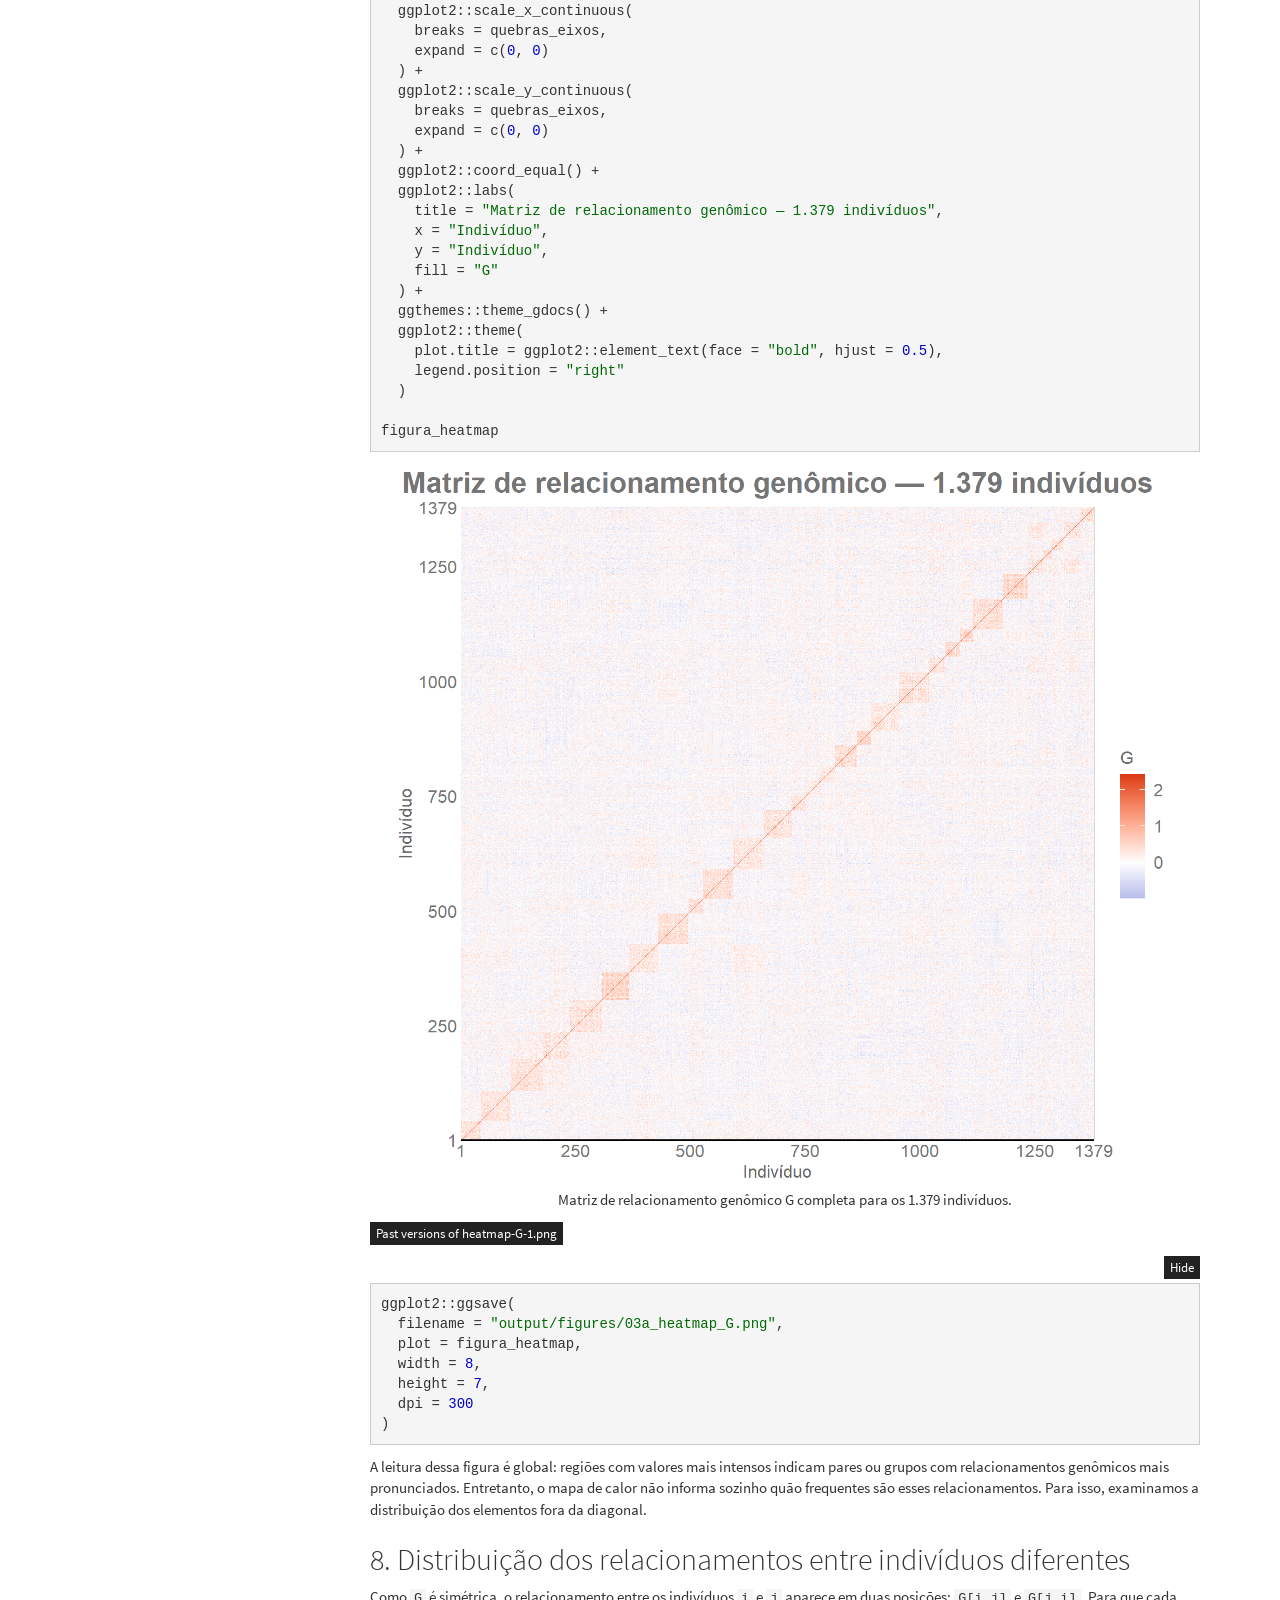
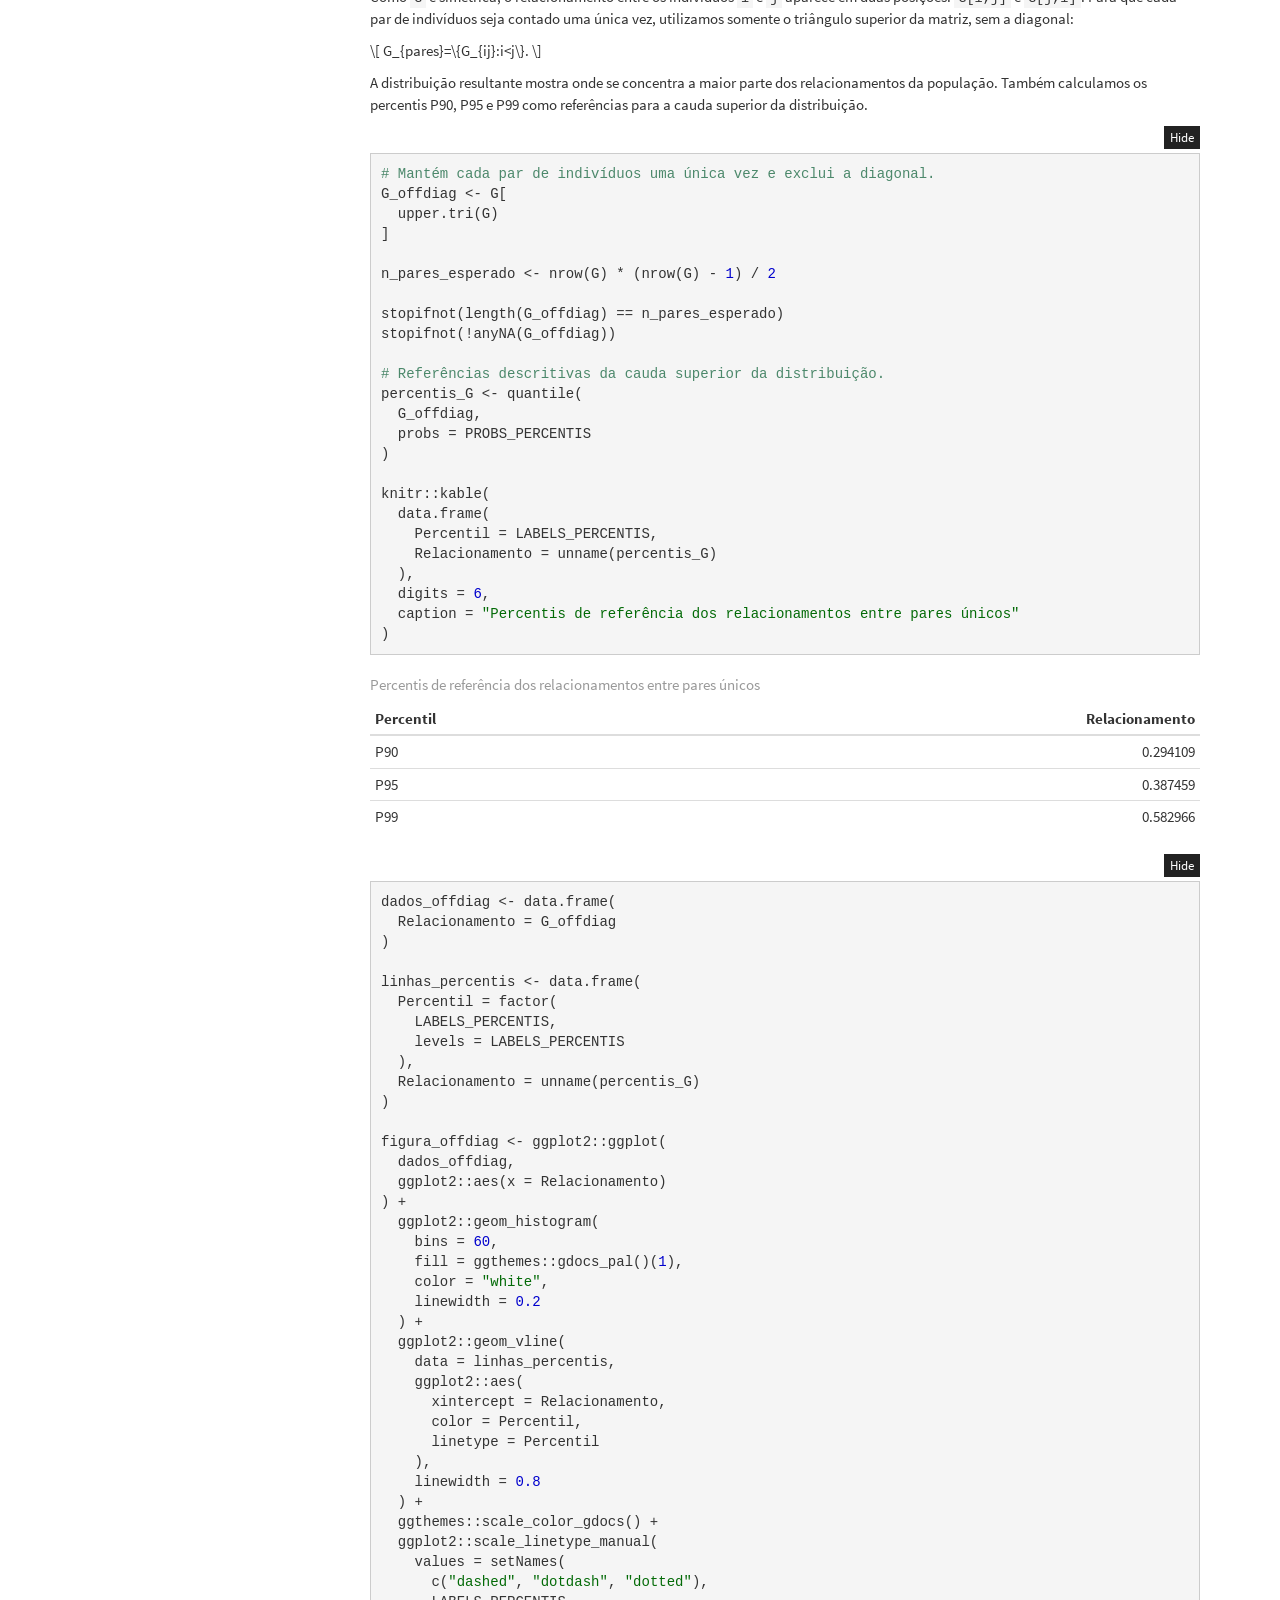
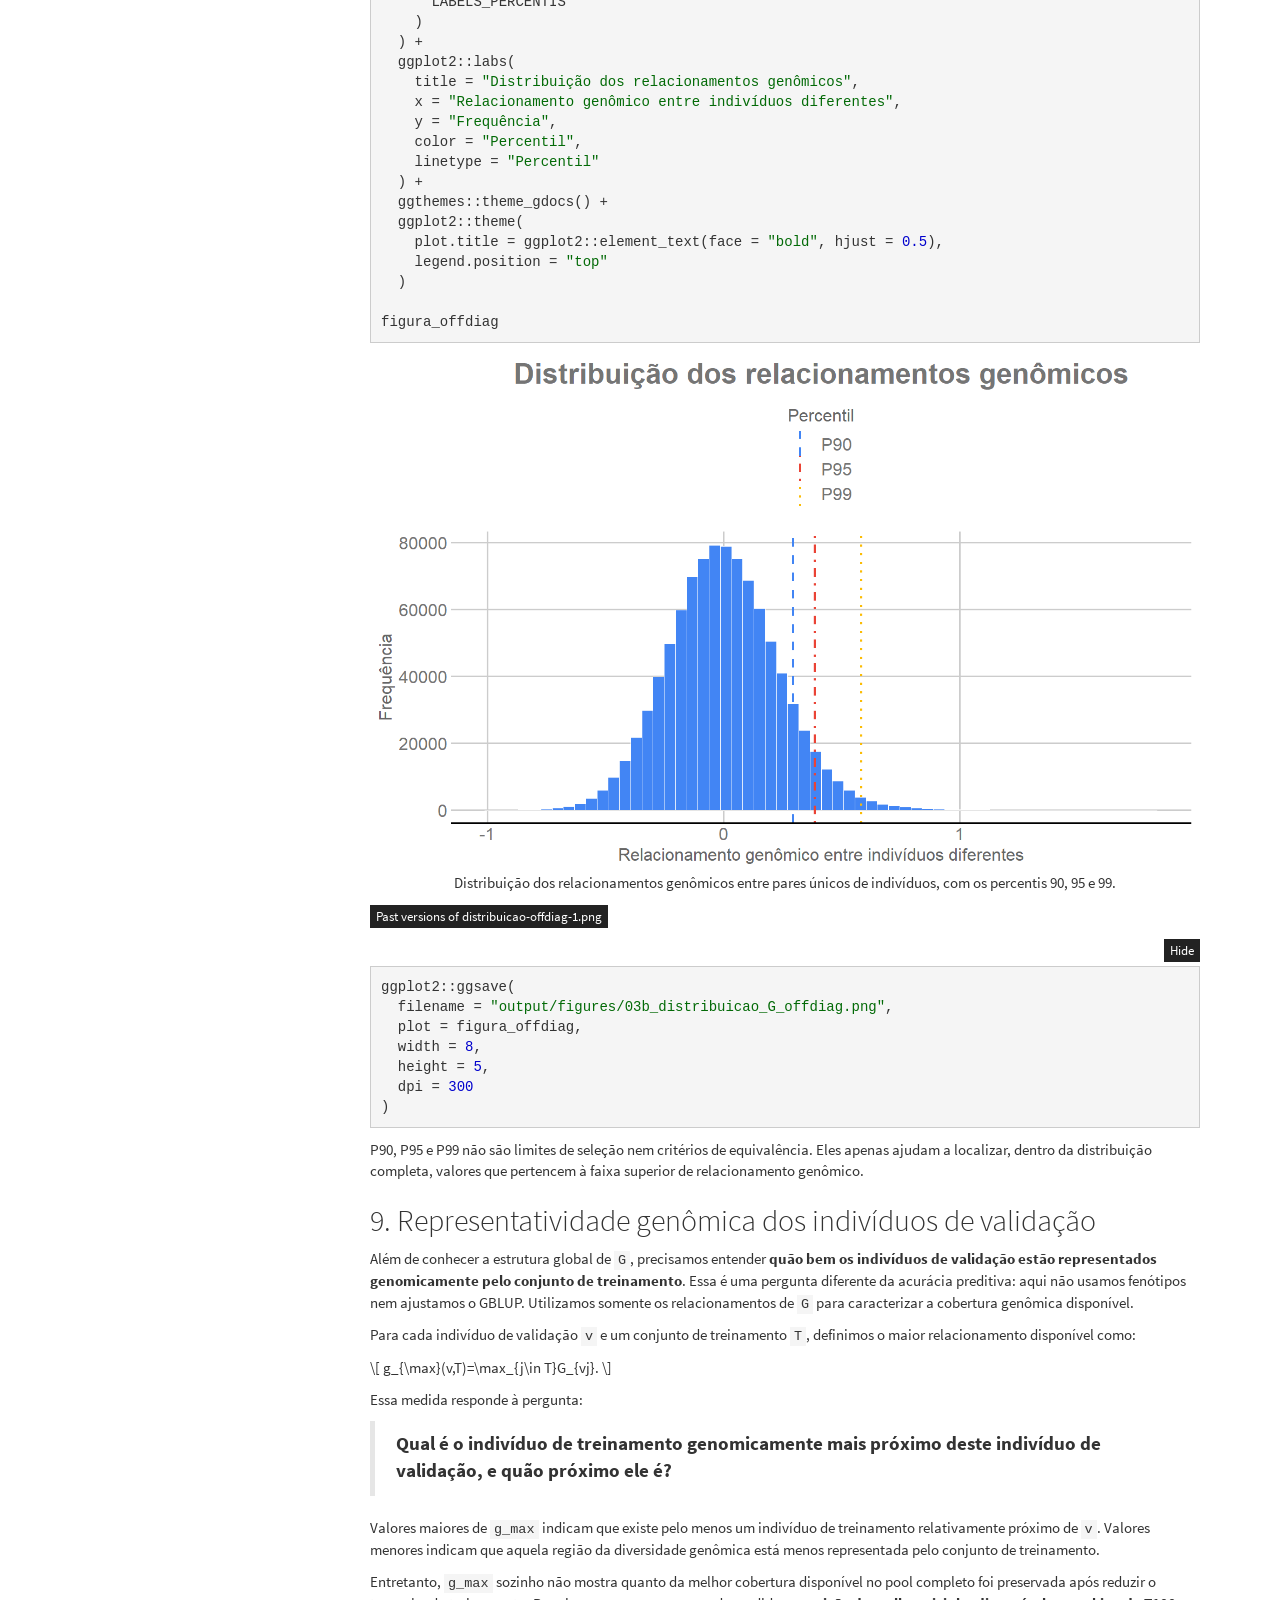
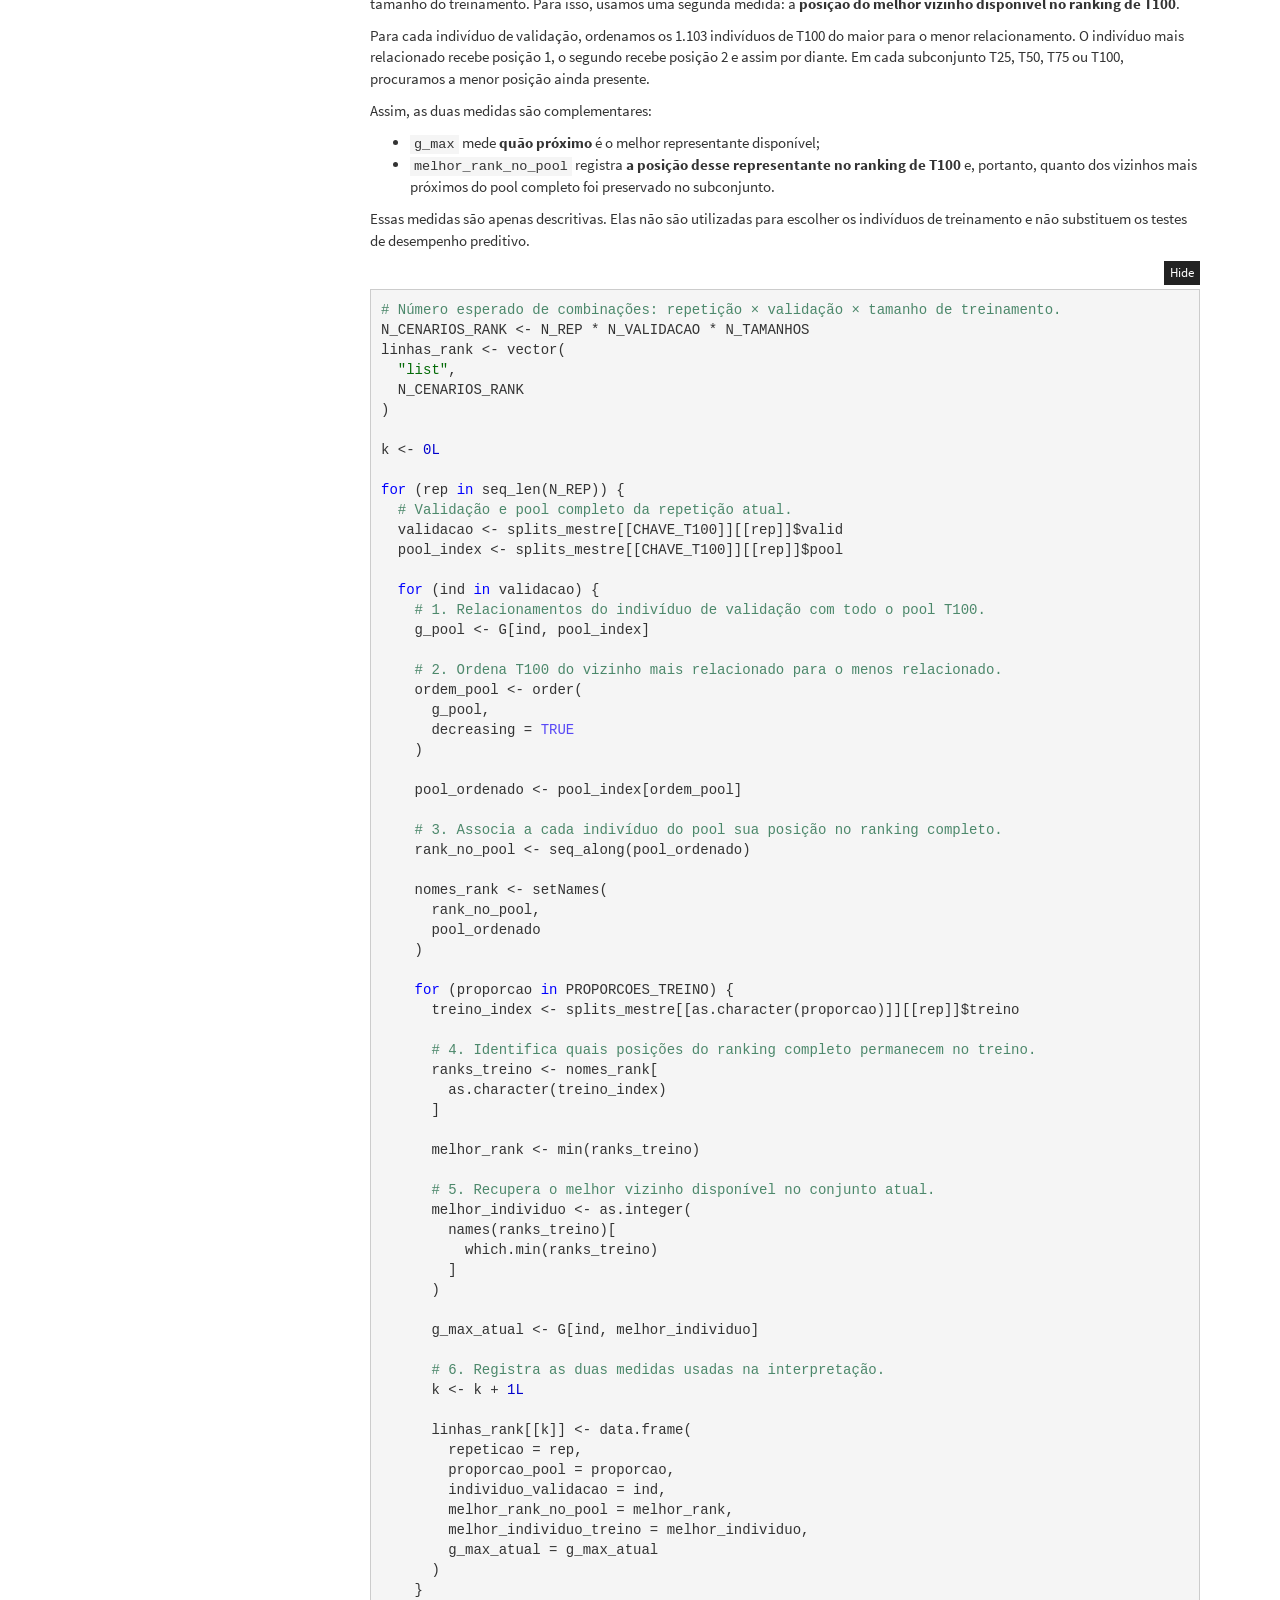
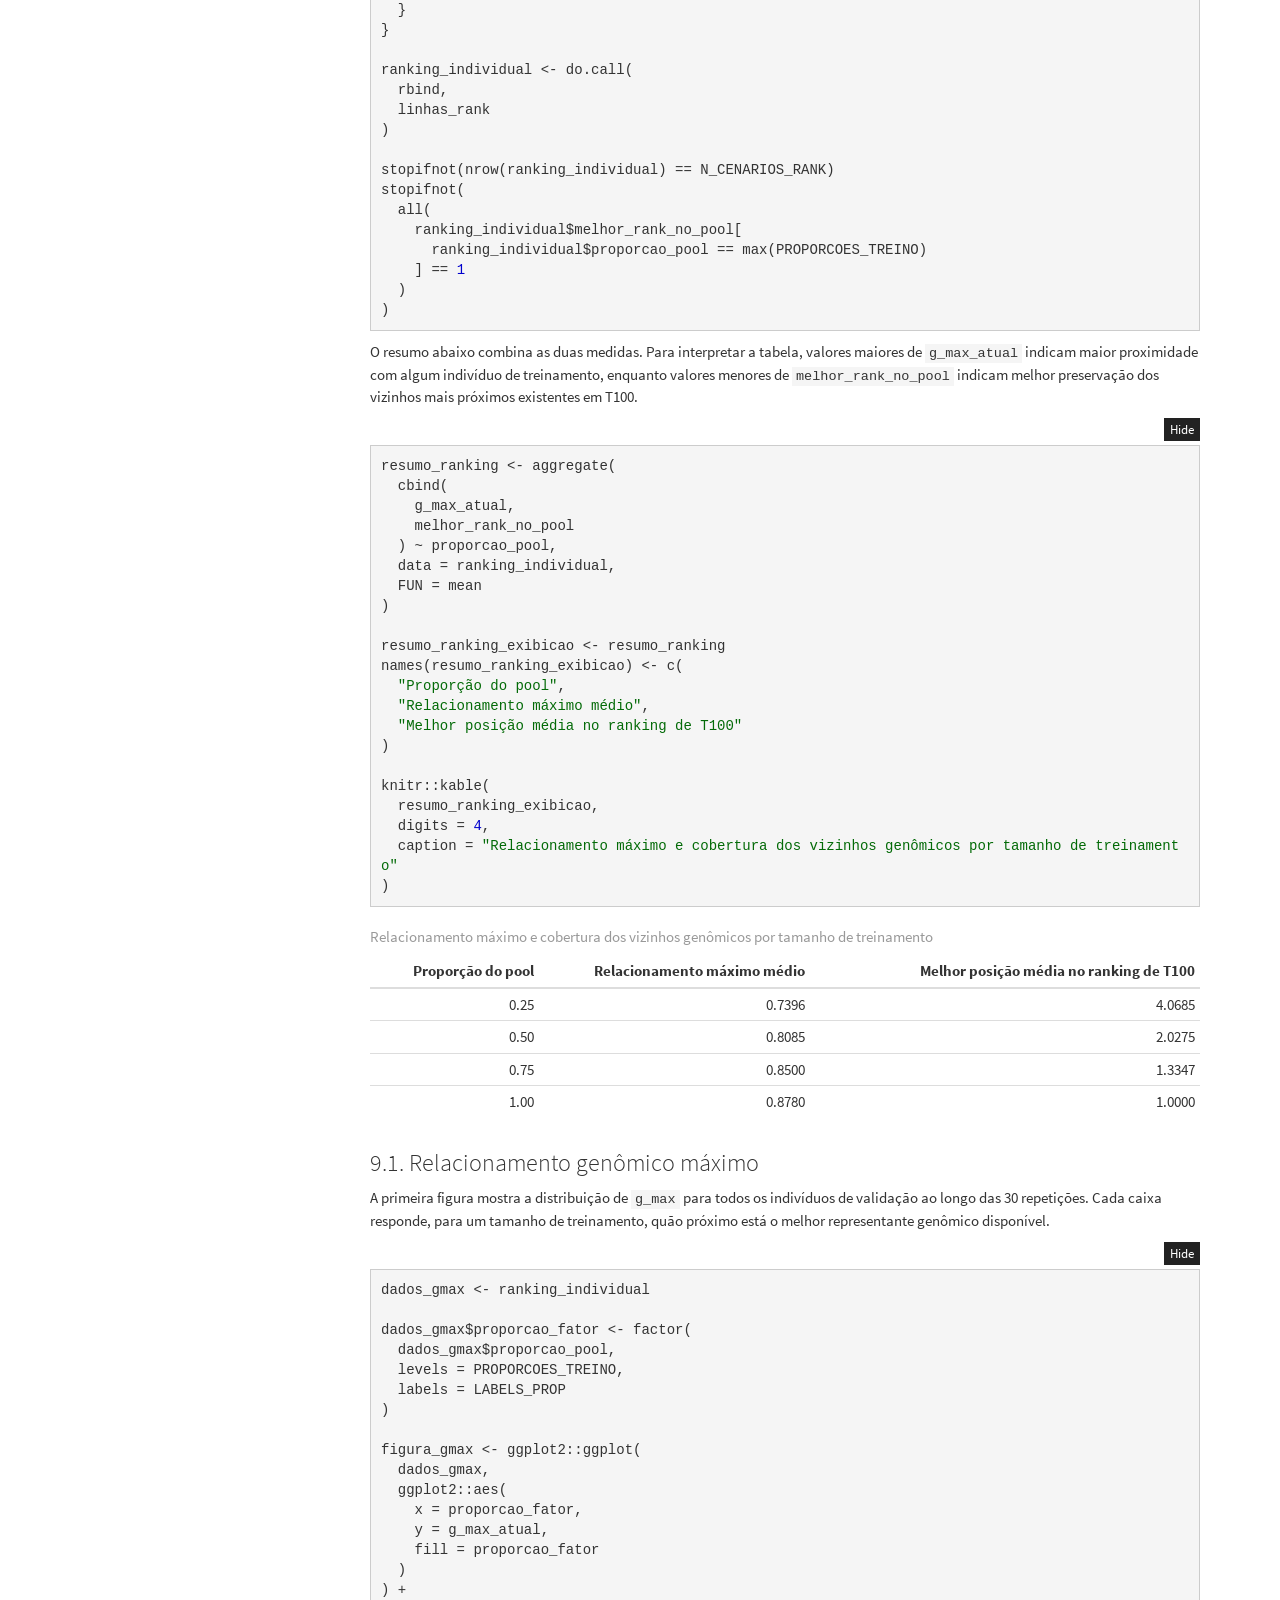
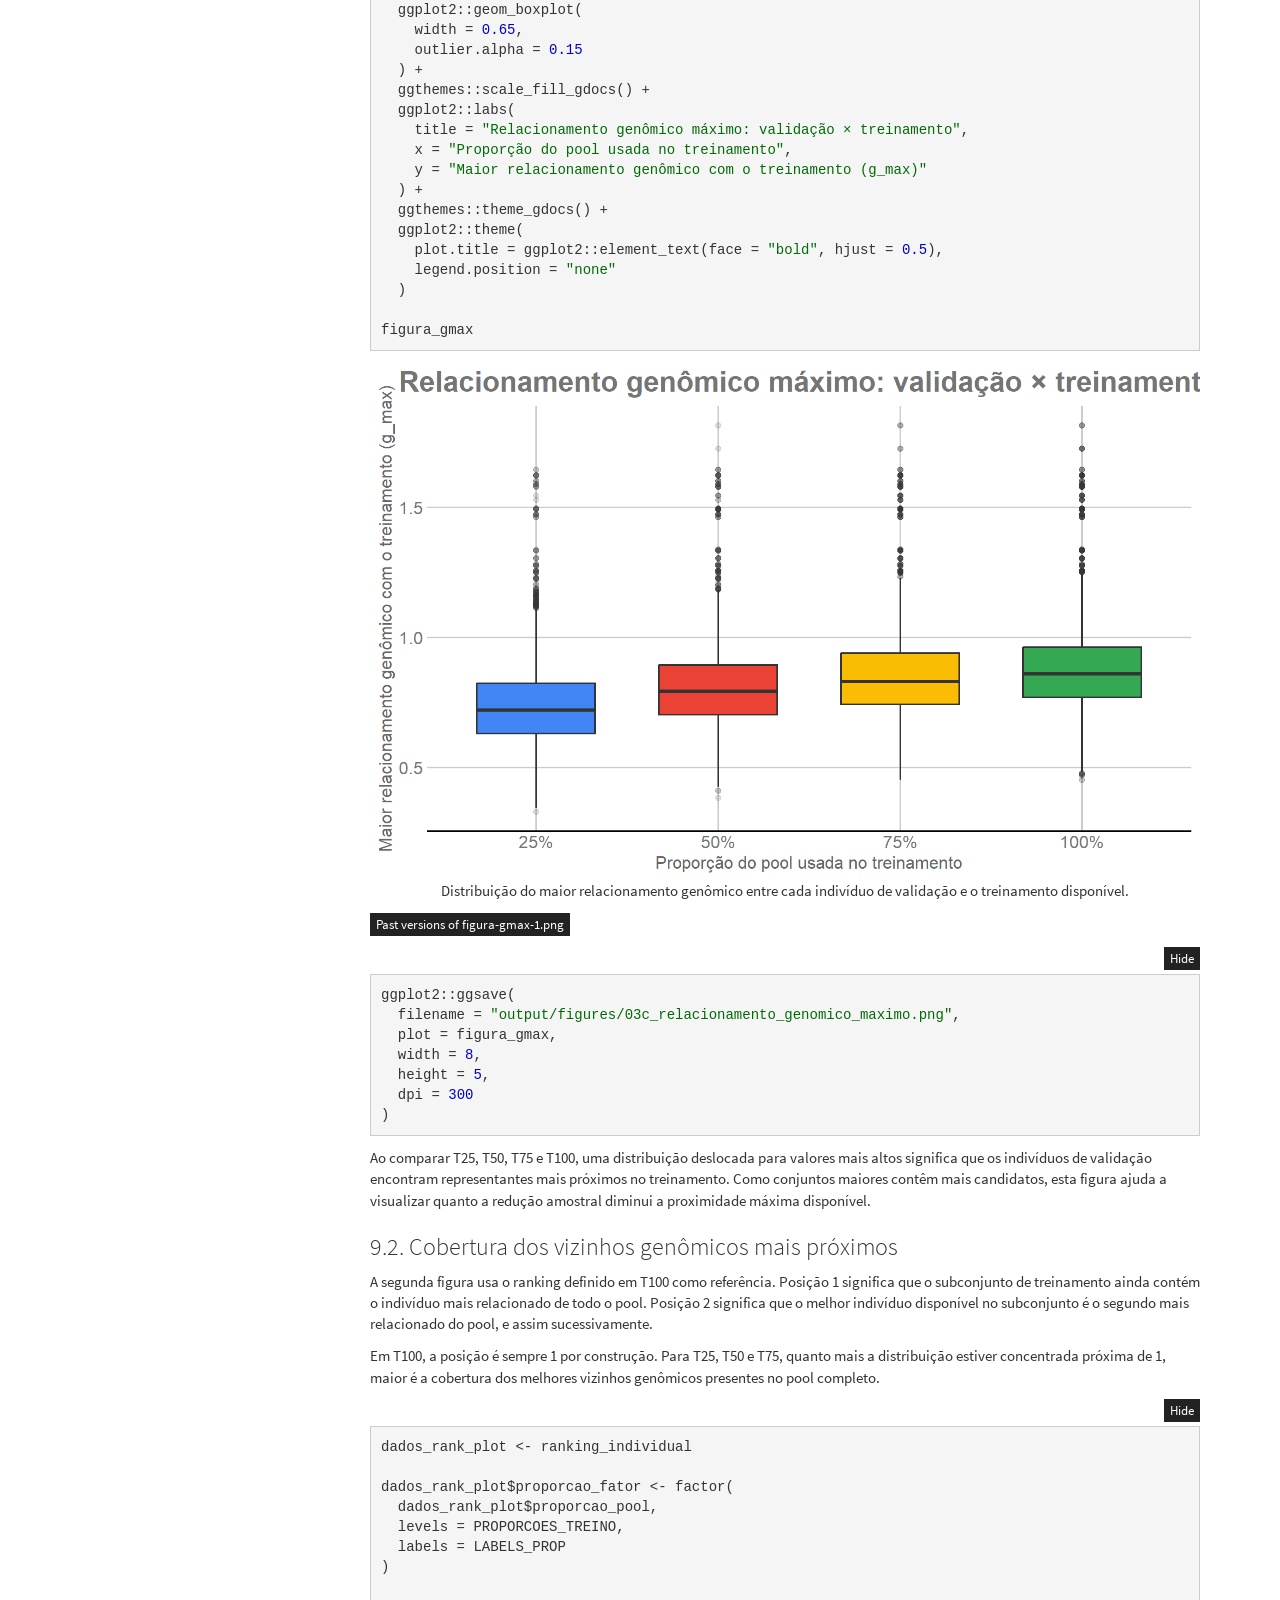
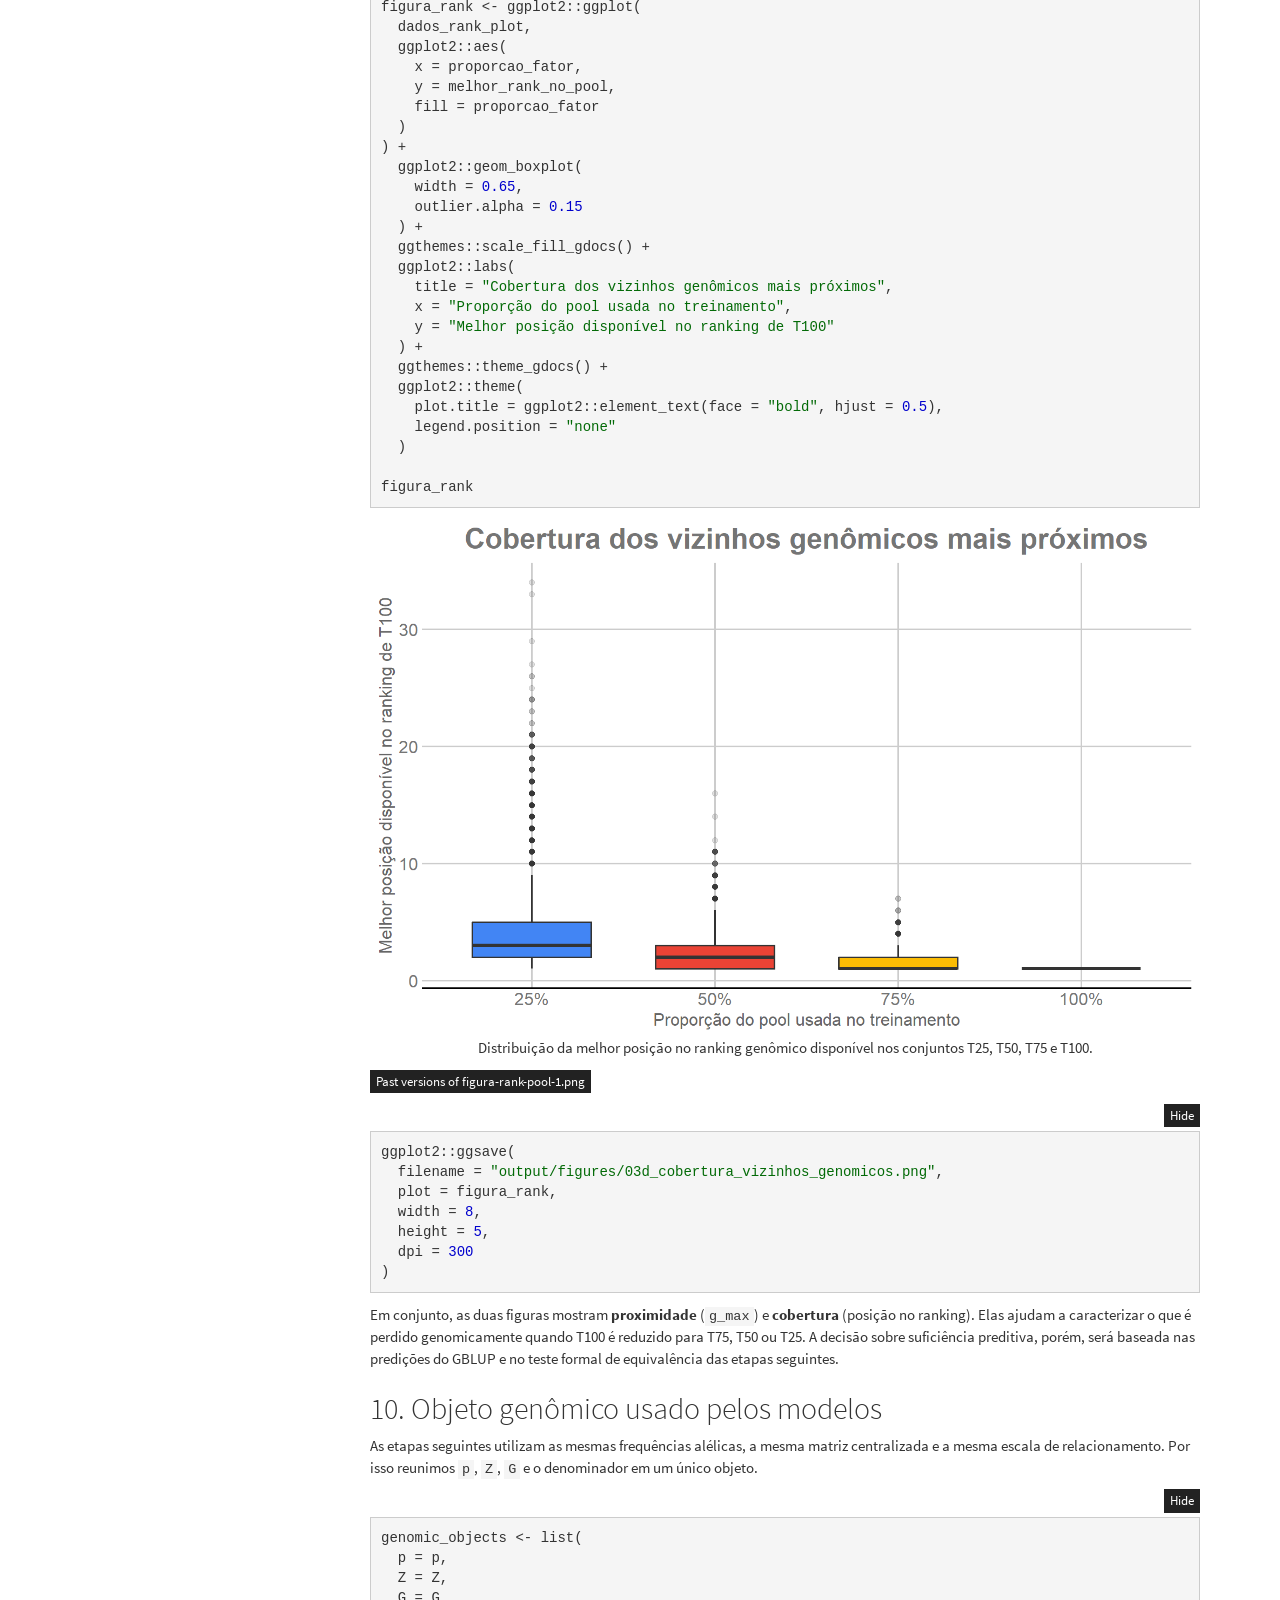
<file: docs/03_genomic_matrix.html>
<!DOCTYPE html>

<html>

<head>

<meta charset="utf-8" />
<meta name="generator" content="pandoc" />
<meta http-equiv="X-UA-Compatible" content="IE=EDGE" />


<meta name="author" content="Weverton Gomes da Costa" />

<meta name="date" content="2026-08-17" />

<title>3. Matriz de relacionamento genômico</title>

<script src="site_libs/header-attrs-2.30/header-attrs.js"></script>
<script src="site_libs/jquery-3.6.0/jquery-3.6.0.min.js"></script>
<meta name="viewport" content="width=device-width, initial-scale=1" />
<link href="site_libs/bootstrap-3.3.5/css/cosmo.min.css" rel="stylesheet" />
<script src="site_libs/bootstrap-3.3.5/js/bootstrap.min.js"></script>
<script src="site_libs/bootstrap-3.3.5/shim/html5shiv.min.js"></script>
<script src="site_libs/bootstrap-3.3.5/shim/respond.min.js"></script>
<style>h1 {font-size: 34px;}
       h1.title {font-size: 38px;}
       h2 {font-size: 30px;}
       h3 {font-size: 24px;}
       h4 {font-size: 18px;}
       h5 {font-size: 16px;}
       h6 {font-size: 12px;}
       code {color: inherit; background-color: rgba(0, 0, 0, 0.04);}
       pre:not([class]) { background-color: white }</style>
<script src="site_libs/jqueryui-1.13.2/jquery-ui.min.js"></script>
<link href="site_libs/tocify-1.9.1/jquery.tocify.css" rel="stylesheet" />
<script src="site_libs/tocify-1.9.1/jquery.tocify.js"></script>
<script src="site_libs/navigation-1.1/tabsets.js"></script>
<script src="site_libs/navigation-1.1/codefolding.js"></script>
<script src="site_libs/navigation-1.1/sourceembed.js"></script>
<link href="site_libs/highlightjs-9.12.0/textmate.css" rel="stylesheet" />
<script src="site_libs/highlightjs-9.12.0/highlight.js"></script>
<link href="site_libs/pagedtable-1.1/css/pagedtable.css" rel="stylesheet" />
<script src="site_libs/pagedtable-1.1/js/pagedtable.js"></script>
<link href="site_libs/font-awesome-6.5.2/css/all.min.css" rel="stylesheet" />
<link href="site_libs/font-awesome-6.5.2/css/v4-shims.min.css" rel="stylesheet" />

<link rel="icon" href="https://github.com/workflowr/workflowr-assets/raw/main/img/reproducible.png">
<!-- Add a small amount of space between sections. -->
<style type="text/css">
div.section {
  padding-top: 12px;
}
</style>



<style type="text/css">
  code{white-space: pre-wrap;}
  span.smallcaps{font-variant: small-caps;}
  span.underline{text-decoration: underline;}
  div.column{display: inline-block; vertical-align: top; width: 50%;}
  div.hanging-indent{margin-left: 1.5em; text-indent: -1.5em;}
  ul.task-list{list-style: none;}
    </style>

<style type="text/css">code{white-space: pre;}</style>
<script type="text/javascript">
if (window.hljs) {
  hljs.configure({languages: []});
  hljs.initHighlightingOnLoad();
  if (document.readyState && document.readyState === "complete") {
    window.setTimeout(function() { hljs.initHighlighting(); }, 0);
  }
}
</script>




<style type="text/css">
#rmd-source-code {
  display: none;
}
</style>





<style type = "text/css">
.main-container {
  max-width: 940px;
  margin-left: auto;
  margin-right: auto;
}
img {
  max-width:100%;
}
.tabbed-pane {
  padding-top: 12px;
}
.html-widget {
  margin-bottom: 20px;
}
button.code-folding-btn:focus {
  outline: none;
}
summary {
  display: list-item;
}
details > summary > p:only-child {
  display: inline;
}
pre code {
  padding: 0;
}
</style>


<style type="text/css">
.dropdown-submenu {
  position: relative;
}
.dropdown-submenu>.dropdown-menu {
  top: 0;
  left: 100%;
  margin-top: -6px;
  margin-left: -1px;
  border-radius: 0 6px 6px 6px;
}
.dropdown-submenu:hover>.dropdown-menu {
  display: block;
}
.dropdown-submenu>a:after {
  display: block;
  content: " ";
  float: right;
  width: 0;
  height: 0;
  border-color: transparent;
  border-style: solid;
  border-width: 5px 0 5px 5px;
  border-left-color: #cccccc;
  margin-top: 5px;
  margin-right: -10px;
}
.dropdown-submenu:hover>a:after {
  border-left-color: #adb5bd;
}
.dropdown-submenu.pull-left {
  float: none;
}
.dropdown-submenu.pull-left>.dropdown-menu {
  left: -100%;
  margin-left: 10px;
  border-radius: 6px 0 6px 6px;
}
</style>

<script type="text/javascript">
// manage active state of menu based on current page
$(document).ready(function () {
  // active menu anchor
  href = window.location.pathname
  href = href.substr(href.lastIndexOf('/') + 1)
  if (href === "")
    href = "index.html";
  var menuAnchor = $('a[href="' + href + '"]');

  // mark the anchor link active (and if it's in a dropdown, also mark that active)
  var dropdown = menuAnchor.closest('li.dropdown');
  if (window.bootstrap) { // Bootstrap 4+
    menuAnchor.addClass('active');
    dropdown.find('> .dropdown-toggle').addClass('active');
  } else { // Bootstrap 3
    menuAnchor.parent().addClass('active');
    dropdown.addClass('active');
  }

  // Navbar adjustments
  var navHeight = $(".navbar").first().height() + 15;
  var style = document.createElement('style');
  var pt = "padding-top: " + navHeight + "px; ";
  var mt = "margin-top: -" + navHeight + "px; ";
  var css = "";
  // offset scroll position for anchor links (for fixed navbar)
  for (var i = 1; i <= 6; i++) {
    css += ".section h" + i + "{ " + pt + mt + "}\n";
  }
  style.innerHTML = "body {" + pt + "padding-bottom: 40px; }\n" + css;
  document.head.appendChild(style);
});
</script>

<!-- tabsets -->

<style type="text/css">
.tabset-dropdown > .nav-tabs {
  display: inline-table;
  max-height: 500px;
  min-height: 44px;
  overflow-y: auto;
  border: 1px solid #ddd;
  border-radius: 4px;
}

.tabset-dropdown > .nav-tabs > li.active:before, .tabset-dropdown > .nav-tabs.nav-tabs-open:before {
  content: "\e259";
  font-family: 'Glyphicons Halflings';
  display: inline-block;
  padding: 10px;
  border-right: 1px solid #ddd;
}

.tabset-dropdown > .nav-tabs.nav-tabs-open > li.active:before {
  content: "\e258";
  font-family: 'Glyphicons Halflings';
  border: none;
}

.tabset-dropdown > .nav-tabs > li.active {
  display: block;
}

.tabset-dropdown > .nav-tabs > li > a,
.tabset-dropdown > .nav-tabs > li > a:focus,
.tabset-dropdown > .nav-tabs > li > a:hover {
  border: none;
  display: inline-block;
  border-radius: 4px;
  background-color: transparent;
}

.tabset-dropdown > .nav-tabs.nav-tabs-open > li {
  display: block;
  float: none;
}

.tabset-dropdown > .nav-tabs > li {
  display: none;
}
</style>

<!-- code folding -->
<style type="text/css">
.code-folding-btn { margin-bottom: 4px; }
</style>



<style type="text/css">

#TOC {
  margin: 25px 0px 20px 0px;
}
@media (max-width: 768px) {
#TOC {
  position: relative;
  width: 100%;
}
}

@media print {
.toc-content {
  /* see https://github.com/w3c/csswg-drafts/issues/4434 */
  float: right;
}
}

.toc-content {
  padding-left: 30px;
  padding-right: 40px;
}

div.main-container {
  max-width: 1200px;
}

div.tocify {
  width: 20%;
  max-width: 260px;
  max-height: 85%;
}

@media (min-width: 768px) and (max-width: 991px) {
  div.tocify {
    width: 25%;
  }
}

@media (max-width: 767px) {
  div.tocify {
    width: 100%;
    max-width: none;
  }
}

.tocify ul, .tocify li {
  line-height: 20px;
}

.tocify-subheader .tocify-item {
  font-size: 0.90em;
}

.tocify .list-group-item {
  border-radius: 0px;
}


</style>



</head>

<body>


<div class="container-fluid main-container">


<!-- setup 3col/9col grid for toc_float and main content  -->
<div class="row">
<div class="col-xs-12 col-sm-4 col-md-3">
<div id="TOC" class="tocify">
</div>
</div>

<div class="toc-content col-xs-12 col-sm-8 col-md-9">




<div class="navbar navbar-default  navbar-fixed-top" role="navigation">
  <div class="container">
    <div class="navbar-header">
      <button type="button" class="navbar-toggle collapsed" data-toggle="collapse" data-bs-toggle="collapse" data-target="#navbar" data-bs-target="#navbar">
        <span class="icon-bar"></span>
        <span class="icon-bar"></span>
        <span class="icon-bar"></span>
      </button>
      <a class="navbar-brand" href="index.html">Predição genômica</a>
    </div>
    <div id="navbar" class="navbar-collapse collapse">
      <ul class="nav navbar-nav">
        <li>
  <a href="index.html">Início</a>
</li>
<li>
  <a href="01_data_audit.html">1. Dados</a>
</li>
<li>
  <a href="02_sampling_splits.html">2. Amostragem</a>
</li>
<li>
  <a href="03_genomic_matrix.html">3. Matriz G</a>
</li>
<li>
  <a href="04_gblup_baseline.html">4. GBLUP</a>
</li>
<li>
  <a href="05_equivalence.html">5. Equivalência</a>
</li>
<li>
  <a href="06_data_augmentation.html">6. Aumento de dados</a>
</li>
<li>
  <a href="07_population_informed_mixup.html">7. Mixup populacional</a>
</li>
<li>
  <a href="about.html">Sobre</a>
</li>
<li>
  <a href="license.html">Licença</a>
</li>
      </ul>
      <ul class="nav navbar-nav navbar-right">
        <li>
  <a href="https://github.com/WevertonGomesCosta/genomic-prediction-data-augmentation">
    <span class="fa fa-github"></span>
     
    Código-fonte
  </a>
</li>
      </ul>
    </div><!--/.nav-collapse -->
  </div><!--/.container -->
</div><!--/.navbar -->

<div id="header">

<div class="btn-group pull-right float-right">
<button type="button" class="btn btn-default btn-xs btn-secondary btn-sm dropdown-toggle" data-toggle="dropdown" data-bs-toggle="dropdown" aria-haspopup="true" aria-expanded="false"><span>Code</span> <span class="caret"></span></button>
<ul class="dropdown-menu dropdown-menu-right" style="min-width: 50px;">
<li><a id="rmd-show-all-code" href="#">Show All Code</a></li>
<li><a id="rmd-hide-all-code" href="#">Hide All Code</a></li>
<li role="separator" class="divider"></li>
<li><a id="rmd-download-source" href="#">Download Rmd</a></li>
</ul>
</div>



<h1 class="title toc-ignore">3. Matriz de relacionamento genômico</h1>
<h4 class="author">Weverton Gomes da Costa</h4>
<h4 class="date">2026-08-17</h4>

</div>


<div id="objetivo" class="section level2">
<h2>1. Objetivo</h2>
<p>O GBLUP utiliza a semelhança genômica entre os indivíduos para
compartilhar informação ao longo da população. Essa semelhança é
resumida pela matriz de relacionamento genômico, representada por
<code>G</code>.</p>
<p>Se existem <code>n</code> indivíduos, <code>G</code> é uma matriz
<code>n × n</code>. O elemento <code>G[i,j]</code> quantifica o
relacionamento genômico entre os indivíduos <code>i</code> e
<code>j</code> com base nos SNPs observados. Em termos gerais,
indivíduos com perfis de marcadores mais semelhantes tendem a apresentar
valores maiores de relacionamento genômico.</p>
<p>Neste estudo, <code>G</code> é construída com os <strong>1.379
indivíduos genotipados</strong>. Essa matriz será a estrutura genômica
comum aos modelos das etapas seguintes. Os fenótipos dos indivíduos
reservados para validação permanecem mascarados no GBLUP; portanto, a
presença de seus genótipos em <code>G</code> não fornece ao modelo os
valores fenotípicos que deverão ser preditos.</p>
<p>O módulo segue quatro passos principais:</p>
<ol style="list-style-type: decimal">
<li>calcular as frequências alélicas;</li>
<li>centralizar os marcadores;</li>
<li>construir a matriz <code>G</code>;</li>
<li>descrever a estrutura de relacionamento e a representatividade
genômica dos conjuntos de treinamento.</li>
</ol>
</div>
<div id="dados-utilizados" class="section level2">
<h2>2. Dados utilizados</h2>
<p>Reutilizamos a matriz de marcadores <code>M</code> e os conjuntos de
treinamento e validação definidos nas etapas anteriores.</p>
<pre class="r"><code>DATA_OBJECTS &lt;- &quot;output/01_data_objects.rds&quot;
SPLITS_FILE &lt;- &quot;output/02_splits_mestre_30rep.rds&quot;

obj &lt;- readRDS(DATA_OBJECTS)
splits_mestre &lt;- readRDS(SPLITS_FILE)

M &lt;- obj$M

# Parâmetros estruturais derivados dos objetos produzidos nas etapas anteriores.
N_INDIVIDUOS &lt;- nrow(M)
PROPORCOES_TREINO &lt;- sort(as.numeric(names(splits_mestre)))
CHAVE_T100 &lt;- as.character(max(PROPORCOES_TREINO))
N_REP &lt;- length(splits_mestre[[CHAVE_T100]])
N_VALIDACAO &lt;- length(splits_mestre[[CHAVE_T100]][[1]]$valid)
N_TAMANHOS &lt;- length(PROPORCOES_TREINO)

LABELS_PROP &lt;- paste0(PROPORCOES_TREINO * 100, &quot;%&quot;)

# Parâmetros numéricos usados neste módulo.
EPS_DIAGONAL &lt;- 1e-6
TOL_SIMETRIA &lt;- 1e-10
PROBS_PERCENTIS &lt;- c(0.90, 0.95, 0.99)
LABELS_PERCENTIS &lt;- paste0(&quot;P&quot;, PROBS_PERCENTIS * 100)
PASSO_EIXO &lt;- 250

dim(M)</code></pre>
<pre><code>[1] 1379 4325</code></pre>
<p>A matriz <code>M</code> possui os 1.379 indivíduos nas linhas e os
4.325 SNPs nas colunas. Cada marcador está codificado como 0, 1 ou 2,
representando o número de cópias do alelo contado.</p>
</div>
<div id="frequência-alélica" class="section level2">
<h2>3. Frequência alélica</h2>
<p>Como os SNPs estão codificados como 0, 1 e 2, a média da coluna
<code>j</code> corresponde a duas vezes a frequência do alelo contado.
Assim:</p>
<p><span class="math display">\[
p_j = \frac{\bar M_j}{2}.
\]</span></p>
<pre class="r"><code># Frequência do alelo contado em cada SNP.
p &lt;- colMeans(M) / 2

summary(p)</code></pre>
<pre><code>   Min. 1st Qu.  Median    Mean 3rd Qu.    Max. 
 0.4275  0.5685  0.6186  0.6210  0.6730  0.9007 </code></pre>
<p>O vetor <code>p</code> possui uma frequência para cada um dos 4.325
marcadores. Essas frequências são usadas tanto para centralizar os
genótipos quanto para definir a escala da matriz de relacionamento.</p>
</div>
<div id="centralização-dos-marcadores" class="section level2">
<h2>4. Centralização dos marcadores</h2>
<p>Para o marcador <code>j</code>, o número esperado de cópias do alelo
contado é <code>2p_j</code>. Subtraímos esse valor de todos os
indivíduos para obter a matriz centralizada <code>Z</code>:</p>
<p><span class="math display">\[
Z_{ij}=M_{ij}-2p_j.
\]</span></p>
<pre class="r"><code># Centraliza cada SNP em torno de 2p_j.
Z &lt;- sweep(
  M,
  2,
  2 * p,
  FUN = &quot;-&quot;
)

dim(Z)</code></pre>
<pre><code>[1] 1379 4325</code></pre>
<p>A centralização faz com que o relacionamento seja calculado em
relação às frequências alélicas observadas nesta população, em vez de
utilizar diretamente as contagens brutas dos marcadores.</p>
</div>
<div id="construção-da-matriz-g" class="section level2">
<h2>5. Construção da matriz G</h2>
<p>Utilizamos a forma aditiva de VanRaden:</p>
<p><span class="math display">\[
\mathbf{G}=
\frac{\mathbf{Z}\mathbf{Z}^{\mathsf{T}}}
{2\sum_j p_j(1-p_j)}.
\]</span></p>
<p>O produto <code>ZZᵀ</code> compara todos os indivíduos entre si. O
denominador coloca esses produtos na mesma escala de variabilidade
genômica definida pelas frequências alélicas.</p>
<pre class="r"><code># Denominador comum da matriz de relacionamento.
denominador &lt;- 2 * sum(
  p * (1 - p)
)

# Produto entre os perfis genômicos centralizados de todos os indivíduos.
G &lt;- tcrossprod(Z) / denominador</code></pre>
<p>Adicionamos um valor numérico muito pequeno à diagonal. Esse ajuste
evita problemas de estabilidade numérica em operações matriciais
posteriores, sem alterar de forma relevante os relacionamentos
genômicos.</p>
<pre class="r"><code>diag(G) &lt;- diag(G) + EPS_DIAGONAL</code></pre>
</div>
<div id="estrutura-da-matriz-g" class="section level2">
<h2>6. Estrutura da matriz G</h2>
<p>Antes de utilizar <code>G</code> nos modelos, verificamos suas
propriedades básicas. A matriz deve ser quadrada, simétrica e formada
por valores finitos. Como há 1.379 indivíduos, sua dimensão deve ser
<code>1379 × 1379</code>.</p>
<pre class="r"><code># Mede a maior diferença entre G e sua transposta.
erro_simetria &lt;- max(
  abs(G - t(G))
)

resumo_G &lt;- data.frame(
  Individuos = nrow(G),
  Media_diagonal = mean(diag(G)),
  Minimo = min(G),
  Maximo = max(G),
  Erro_simetria = erro_simetria
)

knitr::kable(
  resumo_G,
  digits = 6,
  caption = &quot;Resumo da matriz de relacionamento genômico&quot;
)</code></pre>
<table>
<caption>Resumo da matriz de relacionamento genômico</caption>
<thead>
<tr class="header">
<th align="right">Individuos</th>
<th align="right">Media_diagonal</th>
<th align="right">Minimo</th>
<th align="right">Maximo</th>
<th align="right">Erro_simetria</th>
</tr>
</thead>
<tbody>
<tr class="odd">
<td align="right">1379</td>
<td align="right">1.861778</td>
<td align="right">-0.987897</td>
<td align="right">2.416039</td>
<td align="right">0</td>
</tr>
</tbody>
</table>
<pre class="r"><code>stopifnot(nrow(G) == N_INDIVIDUOS)
stopifnot(ncol(G) == N_INDIVIDUOS)
stopifnot(all(is.finite(G)))
stopifnot(erro_simetria &lt; TOL_SIMETRIA)</code></pre>
</div>
<div id="matriz-de-relacionamento-dos-1.379-indivíduos"
class="section level2">
<h2>7. Matriz de relacionamento dos 1.379 indivíduos</h2>
<p>A figura abaixo representa a <strong>matriz <code>G</code>
completa</strong>. Cada ponto da grade corresponde ao relacionamento
entre um par de indivíduos. A diagonal principal representa o
relacionamento de cada indivíduo consigo mesmo; os valores fora da
diagonal mostram os relacionamentos entre indivíduos diferentes.</p>
<p>Como a matriz possui 1.379 linhas e 1.379 colunas, são representadas
quase 1,9 milhão de células. Por isso usamos <code>geom_raster()</code>,
que é adequado para uma grade regular desse tamanho e permite visualizar
toda a população sem selecionar apenas um subconjunto de indivíduos.</p>
<p>Os indivíduos permanecem na mesma ordem das linhas do arquivo
analítico. Assim, eventuais regiões ou blocos visuais no mapa de calor
descrevem a organização nessa ordem e não devem ser interpretados
automaticamente como grupos ou conglomerados genômicos inferidos.</p>
<pre class="r"><code>if (!requireNamespace(&quot;ggplot2&quot;, quietly = TRUE)) {
  stop(&quot;Instale o pacote ggplot2 para gerar as figuras do tutorial.&quot;)
}

if (!requireNamespace(&quot;ggthemes&quot;, quietly = TRUE)) {
  stop(&quot;Instale o pacote ggthemes para usar o padrão gráfico GDocs.&quot;)
}

n_individuos &lt;- N_INDIVIDUOS

# Converte todas as células de G para o formato usado pelo ggplot2.
dados_heatmap &lt;- data.frame(
  Individuo_x = rep(seq_len(n_individuos), times = n_individuos),
  Individuo_y = rep(seq_len(n_individuos), each = n_individuos),
  Relacionamento = as.vector(G)
)

quebras_eixos &lt;- c(
  1,
  seq(
    PASSO_EIXO,
    n_individuos - 1,
    by = PASSO_EIXO
  ),
  n_individuos
)

figura_heatmap &lt;- ggplot2::ggplot(
  dados_heatmap,
  ggplot2::aes(
    x = Individuo_x,
    y = Individuo_y,
    fill = Relacionamento
  )
) +
  ggplot2::geom_raster() +
  ggplot2::scale_fill_gradient2(
    low = &quot;#3366CC&quot;,
    mid = &quot;white&quot;,
    high = &quot;#DC3912&quot;,
    midpoint = 0
  ) +
  ggplot2::scale_x_continuous(
    breaks = quebras_eixos,
    expand = c(0, 0)
  ) +
  ggplot2::scale_y_continuous(
    breaks = quebras_eixos,
    expand = c(0, 0)
  ) +
  ggplot2::coord_equal() +
  ggplot2::labs(
    title = &quot;Matriz de relacionamento genômico — 1.379 indivíduos&quot;,
    x = &quot;Indivíduo&quot;,
    y = &quot;Indivíduo&quot;,
    fill = &quot;G&quot;
  ) +
  ggthemes::theme_gdocs() +
  ggplot2::theme(
    plot.title = ggplot2::element_text(face = &quot;bold&quot;, hjust = 0.5),
    legend.position = &quot;right&quot;
  )

figura_heatmap</code></pre>
<div class="figure" style="text-align: center">
<img src="figure/03_genomic_matrix.Rmd/heatmap-G-1.png" alt="Matriz de relacionamento genômico G completa para os 1.379 indivíduos." width="100%" />
<p class="caption">
Matriz de relacionamento genômico G completa para os 1.379 indivíduos.
</p>
</div>
<p>
<button type="button" class="btn btn-default btn-xs btn-workflowr btn-workflowr-fig" data-toggle="collapse" data-target="#fig-heatmap-G-1">
Past versions of heatmap-G-1.png
</button>
</p>
<div id="fig-heatmap-G-1" class="collapse">
<div class="table-responsive">
<table class="table table-condensed table-hover">
<thead>
<tr>
<th>
Version
</th>
<th>
Author
</th>
<th>
Date
</th>
</tr>
</thead>
<tbody>
<tr>
<td>
<a href="https://github.com/WevertonGomesCosta/genomic-prediction-data-augmentation/blob/d648821de44e35cc5c1497746f8e8694daaaf9d7/docs/figure/03_genomic_matrix.Rmd/heatmap-G-1.png" target="_blank">d648821</a>
</td>
<td>
WevertonGomesCosta
</td>
<td>
2026-08-12
</td>
</tr>
<tr>
<td>
<a href="https://github.com/WevertonGomesCosta/genomic-prediction-data-augmentation/blob/31e08a7a8f0a3ad3d2a2b5d26938c2dcde98df50/docs/figure/03_genomic_matrix.Rmd/heatmap-G-1.png" target="_blank">31e08a7</a>
</td>
<td>
WevertonGomesCosta
</td>
<td>
2026-08-11
</td>
</tr>
<tr>
<td>
<a href="https://github.com/WevertonGomesCosta/genomic-prediction-data-augmentation/blob/db45d13e26a47d0fb6981c58229aad355d09def9/docs/figure/03_genomic_matrix.Rmd/heatmap-G-1.png" target="_blank">db45d13</a>
</td>
<td>
WevertonGomesCosta
</td>
<td>
2026-08-11
</td>
</tr>
<tr>
<td>
<a href="https://github.com/WevertonGomesCosta/genomic-prediction-data-augmentation/blob/d32edc6ed8258adf2f831660fd3d0f69f4caf78e/docs/figure/03_genomic_matrix.Rmd/heatmap-G-1.png" target="_blank">d32edc6</a>
</td>
<td>
WevertonGomesCosta
</td>
<td>
2026-08-11
</td>
</tr>
</tbody>
</table>
</div>
</div>
<pre class="r"><code>ggplot2::ggsave(
  filename = &quot;output/figures/03a_heatmap_G.png&quot;,
  plot = figura_heatmap,
  width = 8,
  height = 7,
  dpi = 300
)</code></pre>
<p>A leitura dessa figura é global: regiões com valores mais intensos
indicam pares ou grupos com relacionamentos genômicos mais pronunciados.
Entretanto, o mapa de calor não informa sozinho quão frequentes são
esses relacionamentos. Para isso, examinamos a distribuição dos
elementos fora da diagonal.</p>
</div>
<div id="distribuição-dos-relacionamentos-entre-indivíduos-diferentes"
class="section level2">
<h2>8. Distribuição dos relacionamentos entre indivíduos diferentes</h2>
<p>Como <code>G</code> é simétrica, o relacionamento entre os indivíduos
<code>i</code> e <code>j</code> aparece em duas posições:
<code>G[i,j]</code> e <code>G[j,i]</code>. Para que cada par de
indivíduos seja contado uma única vez, utilizamos somente o triângulo
superior da matriz, sem a diagonal:</p>
<p><span class="math display">\[
G_{pares}=\{G_{ij}:i&lt;j\}.
\]</span></p>
<p>A distribuição resultante mostra onde se concentra a maior parte dos
relacionamentos da população. Também calculamos os percentis P90, P95 e
P99 como referências para a cauda superior da distribuição.</p>
<pre class="r"><code># Mantém cada par de indivíduos uma única vez e exclui a diagonal.
G_offdiag &lt;- G[
  upper.tri(G)
]

n_pares_esperado &lt;- nrow(G) * (nrow(G) - 1) / 2

stopifnot(length(G_offdiag) == n_pares_esperado)
stopifnot(!anyNA(G_offdiag))

# Referências descritivas da cauda superior da distribuição.
percentis_G &lt;- quantile(
  G_offdiag,
  probs = PROBS_PERCENTIS
)

knitr::kable(
  data.frame(
    Percentil = LABELS_PERCENTIS,
    Relacionamento = unname(percentis_G)
  ),
  digits = 6,
  caption = &quot;Percentis de referência dos relacionamentos entre pares únicos&quot;
)</code></pre>
<table>
<caption>Percentis de referência dos relacionamentos entre pares
únicos</caption>
<thead>
<tr class="header">
<th align="left">Percentil</th>
<th align="right">Relacionamento</th>
</tr>
</thead>
<tbody>
<tr class="odd">
<td align="left">P90</td>
<td align="right">0.294109</td>
</tr>
<tr class="even">
<td align="left">P95</td>
<td align="right">0.387459</td>
</tr>
<tr class="odd">
<td align="left">P99</td>
<td align="right">0.582966</td>
</tr>
</tbody>
</table>
<pre class="r"><code>dados_offdiag &lt;- data.frame(
  Relacionamento = G_offdiag
)

linhas_percentis &lt;- data.frame(
  Percentil = factor(
    LABELS_PERCENTIS,
    levels = LABELS_PERCENTIS
  ),
  Relacionamento = unname(percentis_G)
)

figura_offdiag &lt;- ggplot2::ggplot(
  dados_offdiag,
  ggplot2::aes(x = Relacionamento)
) +
  ggplot2::geom_histogram(
    bins = 60,
    fill = ggthemes::gdocs_pal()(1),
    color = &quot;white&quot;,
    linewidth = 0.2
  ) +
  ggplot2::geom_vline(
    data = linhas_percentis,
    ggplot2::aes(
      xintercept = Relacionamento,
      color = Percentil,
      linetype = Percentil
    ),
    linewidth = 0.8
  ) +
  ggthemes::scale_color_gdocs() +
  ggplot2::scale_linetype_manual(
    values = setNames(
      c(&quot;dashed&quot;, &quot;dotdash&quot;, &quot;dotted&quot;),
      LABELS_PERCENTIS
    )
  ) +
  ggplot2::labs(
    title = &quot;Distribuição dos relacionamentos genômicos&quot;,
    x = &quot;Relacionamento genômico entre indivíduos diferentes&quot;,
    y = &quot;Frequência&quot;,
    color = &quot;Percentil&quot;,
    linetype = &quot;Percentil&quot;
  ) +
  ggthemes::theme_gdocs() +
  ggplot2::theme(
    plot.title = ggplot2::element_text(face = &quot;bold&quot;, hjust = 0.5),
    legend.position = &quot;top&quot;
  )

figura_offdiag</code></pre>
<div class="figure" style="text-align: center">
<img src="figure/03_genomic_matrix.Rmd/distribuicao-offdiag-1.png" alt="Distribuição dos relacionamentos genômicos entre pares únicos de indivíduos, com os percentis 90, 95 e 99." width="100%" />
<p class="caption">
Distribuição dos relacionamentos genômicos entre pares únicos de
indivíduos, com os percentis 90, 95 e 99.
</p>
</div>
<p>
<button type="button" class="btn btn-default btn-xs btn-workflowr btn-workflowr-fig" data-toggle="collapse" data-target="#fig-distribuicao-offdiag-1">
Past versions of distribuicao-offdiag-1.png
</button>
</p>
<div id="fig-distribuicao-offdiag-1" class="collapse">
<div class="table-responsive">
<table class="table table-condensed table-hover">
<thead>
<tr>
<th>
Version
</th>
<th>
Author
</th>
<th>
Date
</th>
</tr>
</thead>
<tbody>
<tr>
<td>
<a href="https://github.com/WevertonGomesCosta/genomic-prediction-data-augmentation/blob/d648821de44e35cc5c1497746f8e8694daaaf9d7/docs/figure/03_genomic_matrix.Rmd/distribuicao-offdiag-1.png" target="_blank">d648821</a>
</td>
<td>
WevertonGomesCosta
</td>
<td>
2026-08-12
</td>
</tr>
<tr>
<td>
<a href="https://github.com/WevertonGomesCosta/genomic-prediction-data-augmentation/blob/28d4e988e5180c3d62f7021e640fba608eac8688/docs/figure/03_genomic_matrix.Rmd/distribuicao-offdiag-1.png" target="_blank">28d4e98</a>
</td>
<td>
WevertonGomesCosta
</td>
<td>
2026-08-11
</td>
</tr>
<tr>
<td>
<a href="https://github.com/WevertonGomesCosta/genomic-prediction-data-augmentation/blob/db45d13e26a47d0fb6981c58229aad355d09def9/docs/figure/03_genomic_matrix.Rmd/distribuicao-offdiag-1.png" target="_blank">db45d13</a>
</td>
<td>
WevertonGomesCosta
</td>
<td>
2026-08-11
</td>
</tr>
</tbody>
</table>
</div>
</div>
<pre class="r"><code>ggplot2::ggsave(
  filename = &quot;output/figures/03b_distribuicao_G_offdiag.png&quot;,
  plot = figura_offdiag,
  width = 8,
  height = 5,
  dpi = 300
)</code></pre>
<p>P90, P95 e P99 não são limites de seleção nem critérios de
equivalência. Eles apenas ajudam a localizar, dentro da distribuição
completa, valores que pertencem à faixa superior de relacionamento
genômico.</p>
</div>
<div id="representatividade-genômica-dos-indivíduos-de-validação"
class="section level2">
<h2>9. Representatividade genômica dos indivíduos de validação</h2>
<p>Além de conhecer a estrutura global de <code>G</code>, precisamos
entender <strong>quão bem os indivíduos de validação estão representados
genomicamente pelo conjunto de treinamento</strong>. Essa é uma pergunta
diferente da acurácia preditiva: aqui não usamos fenótipos nem ajustamos
o GBLUP. Utilizamos somente os relacionamentos de <code>G</code> para
caracterizar a cobertura genômica disponível.</p>
<p>Para cada indivíduo de validação <code>v</code> e um conjunto de
treinamento <code>T</code>, definimos o maior relacionamento disponível
como:</p>
<p><span class="math display">\[
g_{\max}(v,T)=\max_{j\in T}G_{vj}.
\]</span></p>
<p>Essa medida responde à pergunta:</p>
<blockquote>
<p><strong>Qual é o indivíduo de treinamento genomicamente mais próximo
deste indivíduo de validação, e quão próximo ele é?</strong></p>
</blockquote>
<p>Valores maiores de <code>g_max</code> indicam que existe pelo menos
um indivíduo de treinamento relativamente próximo de <code>v</code>.
Valores menores indicam que aquela região da diversidade genômica está
menos representada pelo conjunto de treinamento.</p>
<p>Entretanto, <code>g_max</code> sozinho não mostra quanto da melhor
cobertura disponível no pool completo foi preservada após reduzir o
tamanho do treinamento. Para isso, usamos uma segunda medida: a
<strong>posição do melhor vizinho disponível no ranking de
T100</strong>.</p>
<p>Para cada indivíduo de validação, ordenamos os 1.103 indivíduos de
T100 do maior para o menor relacionamento. O indivíduo mais relacionado
recebe posição 1, o segundo recebe posição 2 e assim por diante. Em cada
subconjunto T25, T50, T75 ou T100, procuramos a menor posição ainda
presente.</p>
<p>Assim, as duas medidas são complementares:</p>
<ul>
<li><code>g_max</code> mede <strong>quão próximo</strong> é o melhor
representante disponível;</li>
<li><code>melhor_rank_no_pool</code> registra <strong>a posição desse
representante no ranking de T100</strong> e, portanto, quanto dos
vizinhos mais próximos do pool completo foi preservado no
subconjunto.</li>
</ul>
<p>Essas medidas são apenas descritivas. Elas não são utilizadas para
escolher os indivíduos de treinamento e não substituem os testes de
desempenho preditivo.</p>
<pre class="r"><code># Número esperado de combinações: repetição × validação × tamanho de treinamento.
N_CENARIOS_RANK &lt;- N_REP * N_VALIDACAO * N_TAMANHOS
linhas_rank &lt;- vector(
  &quot;list&quot;,
  N_CENARIOS_RANK
)

k &lt;- 0L

for (rep in seq_len(N_REP)) {
  # Validação e pool completo da repetição atual.
  validacao &lt;- splits_mestre[[CHAVE_T100]][[rep]]$valid
  pool_index &lt;- splits_mestre[[CHAVE_T100]][[rep]]$pool

  for (ind in validacao) {
    # 1. Relacionamentos do indivíduo de validação com todo o pool T100.
    g_pool &lt;- G[ind, pool_index]

    # 2. Ordena T100 do vizinho mais relacionado para o menos relacionado.
    ordem_pool &lt;- order(
      g_pool,
      decreasing = TRUE
    )

    pool_ordenado &lt;- pool_index[ordem_pool]

    # 3. Associa a cada indivíduo do pool sua posição no ranking completo.
    rank_no_pool &lt;- seq_along(pool_ordenado)

    nomes_rank &lt;- setNames(
      rank_no_pool,
      pool_ordenado
    )

    for (proporcao in PROPORCOES_TREINO) {
      treino_index &lt;- splits_mestre[[as.character(proporcao)]][[rep]]$treino

      # 4. Identifica quais posições do ranking completo permanecem no treino.
      ranks_treino &lt;- nomes_rank[
        as.character(treino_index)
      ]

      melhor_rank &lt;- min(ranks_treino)

      # 5. Recupera o melhor vizinho disponível no conjunto atual.
      melhor_individuo &lt;- as.integer(
        names(ranks_treino)[
          which.min(ranks_treino)
        ]
      )

      g_max_atual &lt;- G[ind, melhor_individuo]

      # 6. Registra as duas medidas usadas na interpretação.
      k &lt;- k + 1L

      linhas_rank[[k]] &lt;- data.frame(
        repeticao = rep,
        proporcao_pool = proporcao,
        individuo_validacao = ind,
        melhor_rank_no_pool = melhor_rank,
        melhor_individuo_treino = melhor_individuo,
        g_max_atual = g_max_atual
      )
    }
  }
}

ranking_individual &lt;- do.call(
  rbind,
  linhas_rank
)

stopifnot(nrow(ranking_individual) == N_CENARIOS_RANK)
stopifnot(
  all(
    ranking_individual$melhor_rank_no_pool[
      ranking_individual$proporcao_pool == max(PROPORCOES_TREINO)
    ] == 1
  )
)</code></pre>
<p>O resumo abaixo combina as duas medidas. Para interpretar a tabela,
valores maiores de <code>g_max_atual</code> indicam maior proximidade
com algum indivíduo de treinamento, enquanto valores menores de
<code>melhor_rank_no_pool</code> indicam melhor preservação dos vizinhos
mais próximos existentes em T100.</p>
<pre class="r"><code>resumo_ranking &lt;- aggregate(
  cbind(
    g_max_atual,
    melhor_rank_no_pool
  ) ~ proporcao_pool,
  data = ranking_individual,
  FUN = mean
)

resumo_ranking_exibicao &lt;- resumo_ranking
names(resumo_ranking_exibicao) &lt;- c(
  &quot;Proporção do pool&quot;,
  &quot;Relacionamento máximo médio&quot;,
  &quot;Melhor posição média no ranking de T100&quot;
)

knitr::kable(
  resumo_ranking_exibicao,
  digits = 4,
  caption = &quot;Relacionamento máximo e cobertura dos vizinhos genômicos por tamanho de treinamento&quot;
)</code></pre>
<table>
<caption>Relacionamento máximo e cobertura dos vizinhos genômicos por
tamanho de treinamento</caption>
<colgroup>
<col width="20%" />
<col width="32%" />
<col width="46%" />
</colgroup>
<thead>
<tr class="header">
<th align="right">Proporção do pool</th>
<th align="right">Relacionamento máximo médio</th>
<th align="right">Melhor posição média no ranking de T100</th>
</tr>
</thead>
<tbody>
<tr class="odd">
<td align="right">0.25</td>
<td align="right">0.7396</td>
<td align="right">4.0685</td>
</tr>
<tr class="even">
<td align="right">0.50</td>
<td align="right">0.8085</td>
<td align="right">2.0275</td>
</tr>
<tr class="odd">
<td align="right">0.75</td>
<td align="right">0.8500</td>
<td align="right">1.3347</td>
</tr>
<tr class="even">
<td align="right">1.00</td>
<td align="right">0.8780</td>
<td align="right">1.0000</td>
</tr>
</tbody>
</table>
<div id="relacionamento-genômico-máximo" class="section level3">
<h3>9.1. Relacionamento genômico máximo</h3>
<p>A primeira figura mostra a distribuição de <code>g_max</code> para
todos os indivíduos de validação ao longo das 30 repetições. Cada caixa
responde, para um tamanho de treinamento, quão próximo está o melhor
representante genômico disponível.</p>
<pre class="r"><code>dados_gmax &lt;- ranking_individual

dados_gmax$proporcao_fator &lt;- factor(
  dados_gmax$proporcao_pool,
  levels = PROPORCOES_TREINO,
  labels = LABELS_PROP
)

figura_gmax &lt;- ggplot2::ggplot(
  dados_gmax,
  ggplot2::aes(
    x = proporcao_fator,
    y = g_max_atual,
    fill = proporcao_fator
  )
) +
  ggplot2::geom_boxplot(
    width = 0.65,
    outlier.alpha = 0.15
  ) +
  ggthemes::scale_fill_gdocs() +
  ggplot2::labs(
    title = &quot;Relacionamento genômico máximo: validação × treinamento&quot;,
    x = &quot;Proporção do pool usada no treinamento&quot;,
    y = &quot;Maior relacionamento genômico com o treinamento (g_max)&quot;
  ) +
  ggthemes::theme_gdocs() +
  ggplot2::theme(
    plot.title = ggplot2::element_text(face = &quot;bold&quot;, hjust = 0.5),
    legend.position = &quot;none&quot;
  )

figura_gmax</code></pre>
<div class="figure" style="text-align: center">
<img src="figure/03_genomic_matrix.Rmd/figura-gmax-1.png" alt="Distribuição do maior relacionamento genômico entre cada indivíduo de validação e o treinamento disponível." width="100%" />
<p class="caption">
Distribuição do maior relacionamento genômico entre cada indivíduo de
validação e o treinamento disponível.
</p>
</div>
<p>
<button type="button" class="btn btn-default btn-xs btn-workflowr btn-workflowr-fig" data-toggle="collapse" data-target="#fig-figura-gmax-1">
Past versions of figura-gmax-1.png
</button>
</p>
<div id="fig-figura-gmax-1" class="collapse">
<div class="table-responsive">
<table class="table table-condensed table-hover">
<thead>
<tr>
<th>
Version
</th>
<th>
Author
</th>
<th>
Date
</th>
</tr>
</thead>
<tbody>
<tr>
<td>
<a href="https://github.com/WevertonGomesCosta/genomic-prediction-data-augmentation/blob/d648821de44e35cc5c1497746f8e8694daaaf9d7/docs/figure/03_genomic_matrix.Rmd/figura-gmax-1.png" target="_blank">d648821</a>
</td>
<td>
WevertonGomesCosta
</td>
<td>
2026-08-12
</td>
</tr>
<tr>
<td>
<a href="https://github.com/WevertonGomesCosta/genomic-prediction-data-augmentation/blob/db45d13e26a47d0fb6981c58229aad355d09def9/docs/figure/03_genomic_matrix.Rmd/figura-gmax-1.png" target="_blank">db45d13</a>
</td>
<td>
WevertonGomesCosta
</td>
<td>
2026-08-11
</td>
</tr>
</tbody>
</table>
</div>
</div>
<pre class="r"><code>ggplot2::ggsave(
  filename = &quot;output/figures/03c_relacionamento_genomico_maximo.png&quot;,
  plot = figura_gmax,
  width = 8,
  height = 5,
  dpi = 300
)</code></pre>
<p>Ao comparar T25, T50, T75 e T100, uma distribuição deslocada para
valores mais altos significa que os indivíduos de validação encontram
representantes mais próximos no treinamento. Como conjuntos maiores
contêm mais candidatos, esta figura ajuda a visualizar quanto a redução
amostral diminui a proximidade máxima disponível.</p>
</div>
<div id="cobertura-dos-vizinhos-genômicos-mais-próximos"
class="section level3">
<h3>9.2. Cobertura dos vizinhos genômicos mais próximos</h3>
<p>A segunda figura usa o ranking definido em T100 como referência.
Posição 1 significa que o subconjunto de treinamento ainda contém o
indivíduo mais relacionado de todo o pool. Posição 2 significa que o
melhor indivíduo disponível no subconjunto é o segundo mais relacionado
do pool, e assim sucessivamente.</p>
<p>Em T100, a posição é sempre 1 por construção. Para T25, T50 e T75,
quanto mais a distribuição estiver concentrada próxima de 1, maior é a
cobertura dos melhores vizinhos genômicos presentes no pool
completo.</p>
<pre class="r"><code>dados_rank_plot &lt;- ranking_individual

dados_rank_plot$proporcao_fator &lt;- factor(
  dados_rank_plot$proporcao_pool,
  levels = PROPORCOES_TREINO,
  labels = LABELS_PROP
)

figura_rank &lt;- ggplot2::ggplot(
  dados_rank_plot,
  ggplot2::aes(
    x = proporcao_fator,
    y = melhor_rank_no_pool,
    fill = proporcao_fator
  )
) +
  ggplot2::geom_boxplot(
    width = 0.65,
    outlier.alpha = 0.15
  ) +
  ggthemes::scale_fill_gdocs() +
  ggplot2::labs(
    title = &quot;Cobertura dos vizinhos genômicos mais próximos&quot;,
    x = &quot;Proporção do pool usada no treinamento&quot;,
    y = &quot;Melhor posição disponível no ranking de T100&quot;
  ) +
  ggthemes::theme_gdocs() +
  ggplot2::theme(
    plot.title = ggplot2::element_text(face = &quot;bold&quot;, hjust = 0.5),
    legend.position = &quot;none&quot;
  )

figura_rank</code></pre>
<div class="figure" style="text-align: center">
<img src="figure/03_genomic_matrix.Rmd/figura-rank-pool-1.png" alt="Distribuição da melhor posição no ranking genômico disponível nos conjuntos T25, T50, T75 e T100." width="100%" />
<p class="caption">
Distribuição da melhor posição no ranking genômico disponível nos
conjuntos T25, T50, T75 e T100.
</p>
</div>
<p>
<button type="button" class="btn btn-default btn-xs btn-workflowr btn-workflowr-fig" data-toggle="collapse" data-target="#fig-figura-rank-pool-1">
Past versions of figura-rank-pool-1.png
</button>
</p>
<div id="fig-figura-rank-pool-1" class="collapse">
<div class="table-responsive">
<table class="table table-condensed table-hover">
<thead>
<tr>
<th>
Version
</th>
<th>
Author
</th>
<th>
Date
</th>
</tr>
</thead>
<tbody>
<tr>
<td>
<a href="https://github.com/WevertonGomesCosta/genomic-prediction-data-augmentation/blob/d648821de44e35cc5c1497746f8e8694daaaf9d7/docs/figure/03_genomic_matrix.Rmd/figura-rank-pool-1.png" target="_blank">d648821</a>
</td>
<td>
WevertonGomesCosta
</td>
<td>
2026-08-12
</td>
</tr>
<tr>
<td>
<a href="https://github.com/WevertonGomesCosta/genomic-prediction-data-augmentation/blob/28d4e988e5180c3d62f7021e640fba608eac8688/docs/figure/03_genomic_matrix.Rmd/figura-rank-pool-1.png" target="_blank">28d4e98</a>
</td>
<td>
WevertonGomesCosta
</td>
<td>
2026-08-11
</td>
</tr>
<tr>
<td>
<a href="https://github.com/WevertonGomesCosta/genomic-prediction-data-augmentation/blob/db45d13e26a47d0fb6981c58229aad355d09def9/docs/figure/03_genomic_matrix.Rmd/figura-rank-pool-1.png" target="_blank">db45d13</a>
</td>
<td>
WevertonGomesCosta
</td>
<td>
2026-08-11
</td>
</tr>
</tbody>
</table>
</div>
</div>
<pre class="r"><code>ggplot2::ggsave(
  filename = &quot;output/figures/03d_cobertura_vizinhos_genomicos.png&quot;,
  plot = figura_rank,
  width = 8,
  height = 5,
  dpi = 300
)</code></pre>
<p>Em conjunto, as duas figuras mostram <strong>proximidade</strong>
(<code>g_max</code>) e <strong>cobertura</strong> (posição no ranking).
Elas ajudam a caracterizar o que é perdido genomicamente quando T100 é
reduzido para T75, T50 ou T25. A decisão sobre suficiência preditiva,
porém, será baseada nas predições do GBLUP e no teste formal de
equivalência das etapas seguintes.</p>
</div>
</div>
<div id="objeto-genômico-usado-pelos-modelos" class="section level2">
<h2>10. Objeto genômico usado pelos modelos</h2>
<p>As etapas seguintes utilizam as mesmas frequências alélicas, a mesma
matriz centralizada e a mesma escala de relacionamento. Por isso
reunimos <code>p</code>, <code>Z</code>, <code>G</code> e o denominador
em um único objeto.</p>
<pre class="r"><code>genomic_objects &lt;- list(
  p = p,
  Z = Z,
  G = G,
  denom = denominador
)

saveRDS(
  genomic_objects,
  &quot;output/03_genomic_objects.rds&quot;
)</code></pre>
<p>Com a matriz <code>G</code> construída e a representatividade
genômica descrita, a próxima etapa avalia como o desempenho do GBLUP
muda à medida que aumentamos o número de indivíduos reais no
treinamento.</p>
<br>
<p>
<button type="button" class="btn btn-default btn-workflowr btn-workflowr-sessioninfo" data-toggle="collapse" data-target="#workflowr-sessioninfo" style="display: block;">
<span class="glyphicon glyphicon-wrench" aria-hidden="true"></span>
Session information
</button>
</p>
<div id="workflowr-sessioninfo" class="collapse">
<pre class="r"><code>sessionInfo()</code></pre>
<pre><code>R version 4.5.1 (2025-06-13 ucrt)
Platform: x86_64-w64-mingw32/x64
Running under: Windows 11 x64 (build 26200)

Matrix products: default
  LAPACK version 3.12.1

locale:
[1] LC_COLLATE=Portuguese_Brazil.utf8  LC_CTYPE=Portuguese_Brazil.utf8   
[3] LC_MONETARY=Portuguese_Brazil.utf8 LC_NUMERIC=C                      
[5] LC_TIME=Portuguese_Brazil.utf8    

time zone: America/Sao_Paulo
tzcode source: internal

attached base packages:
[1] stats     graphics  grDevices datasets  utils     methods   base     

loaded via a namespace (and not attached):
 [1] gtable_0.3.6       jsonlite_2.0.0     compiler_4.5.1     renv_1.1.8        
 [5] promises_1.5.0     Rcpp_1.1.2         stringr_1.6.0      git2r_0.36.2      
 [9] later_1.4.4        jquerylib_0.1.4    scales_1.4.0       yaml_2.3.12       
[13] fastmap_1.2.0      ggplot2_4.0.0      R6_2.6.1           labeling_0.4.3    
[17] workflowr_1.7.2    knitr_1.50         tibble_3.3.1       rprojroot_2.1.1   
[21] bslib_0.9.0        pillar_1.11.1      RColorBrewer_1.1-3 ggthemes_5.2.0    
[25] rlang_1.1.7        cachem_1.1.0       stringi_1.8.7      httpuv_1.6.16     
[29] xfun_0.54          S7_0.2.1           fs_1.6.6           sass_0.4.10       
[33] otel_0.2.0         cli_3.6.5          withr_3.0.2        magrittr_2.0.4    
[37] digest_0.6.39      grid_4.5.1         rstudioapi_0.17.1  lifecycle_1.0.5   
[41] vctrs_0.7.1        evaluate_1.0.5     glue_1.8.0         whisker_0.4.1     
[45] farver_2.1.2       purrr_1.2.1        rmarkdown_2.30     tools_4.5.1       
[49] pkgconfig_2.0.3    htmltools_0.5.9   </code></pre>
</div>
</div>

<div id="rmd-source-code">[base64]</div>

<!-- Adjust MathJax settings so that all math formulae are shown using
TeX fonts only; see
https://docs.mathjax.org/en/latest/web/configuration.html. This will make
the presentation more consistent at the cost of the webpage sometimes
taking slightly longer to load. Note that this only works because the
footer is added to webpages before the MathJax javascript. -->
<script type="text/x-mathjax-config">
  MathJax.Hub.Config({
    "HTML-CSS": { availableFonts: ["TeX"] }
  });
</script>




</div>
</div>

</div>

<script>

// add bootstrap table styles to pandoc tables
function bootstrapStylePandocTables() {
  $('tr.odd').parent('tbody').parent('table').addClass('table table-condensed');
}
$(document).ready(function () {
  bootstrapStylePandocTables();
});


</script>

<!-- tabsets -->

<script>
$(document).ready(function () {
  window.buildTabsets("TOC");
});

$(document).ready(function () {
  $('.tabset-dropdown > .nav-tabs > li').click(function () {
    $(this).parent().toggleClass('nav-tabs-open');
  });
});
</script>

<!-- code folding -->
<script>
$(document).ready(function () {
  window.initializeSourceEmbed("03_genomic_matrix.Rmd");
  window.initializeCodeFolding("show" === "show");
});
</script>

<script>
$(document).ready(function ()  {

    // temporarily add toc-ignore selector to headers for the consistency with Pandoc
    $('.unlisted.unnumbered').addClass('toc-ignore')

    // move toc-ignore selectors from section div to header
    $('div.section.toc-ignore')
        .removeClass('toc-ignore')
        .children('h1,h2,h3,h4,h5').addClass('toc-ignore');

    // establish options
    var options = {
      selectors: "h1,h2,h3",
      theme: "bootstrap3",
      context: '.toc-content',
      hashGenerator: function (text) {
        return text.replace(/[.\\/?&!#<>]/g, '').replace(/\s/g, '_');
      },
      ignoreSelector: ".toc-ignore",
      scrollTo: 0
    };
    options.showAndHide = true;
    options.smoothScroll = true;

    // tocify
    var toc = $("#TOC").tocify(options).data("toc-tocify");
});
</script>

<!-- dynamically load mathjax for compatibility with self-contained -->
<script>
  (function () {
    var script = document.createElement("script");
    script.type = "text/javascript";
    script.src  = "https://mathjax.rstudio.com/latest/MathJax.js?config=TeX-AMS-MML_HTMLorMML";
    document.getElementsByTagName("head")[0].appendChild(script);
  })();
</script>

</body>
</html>
</file>
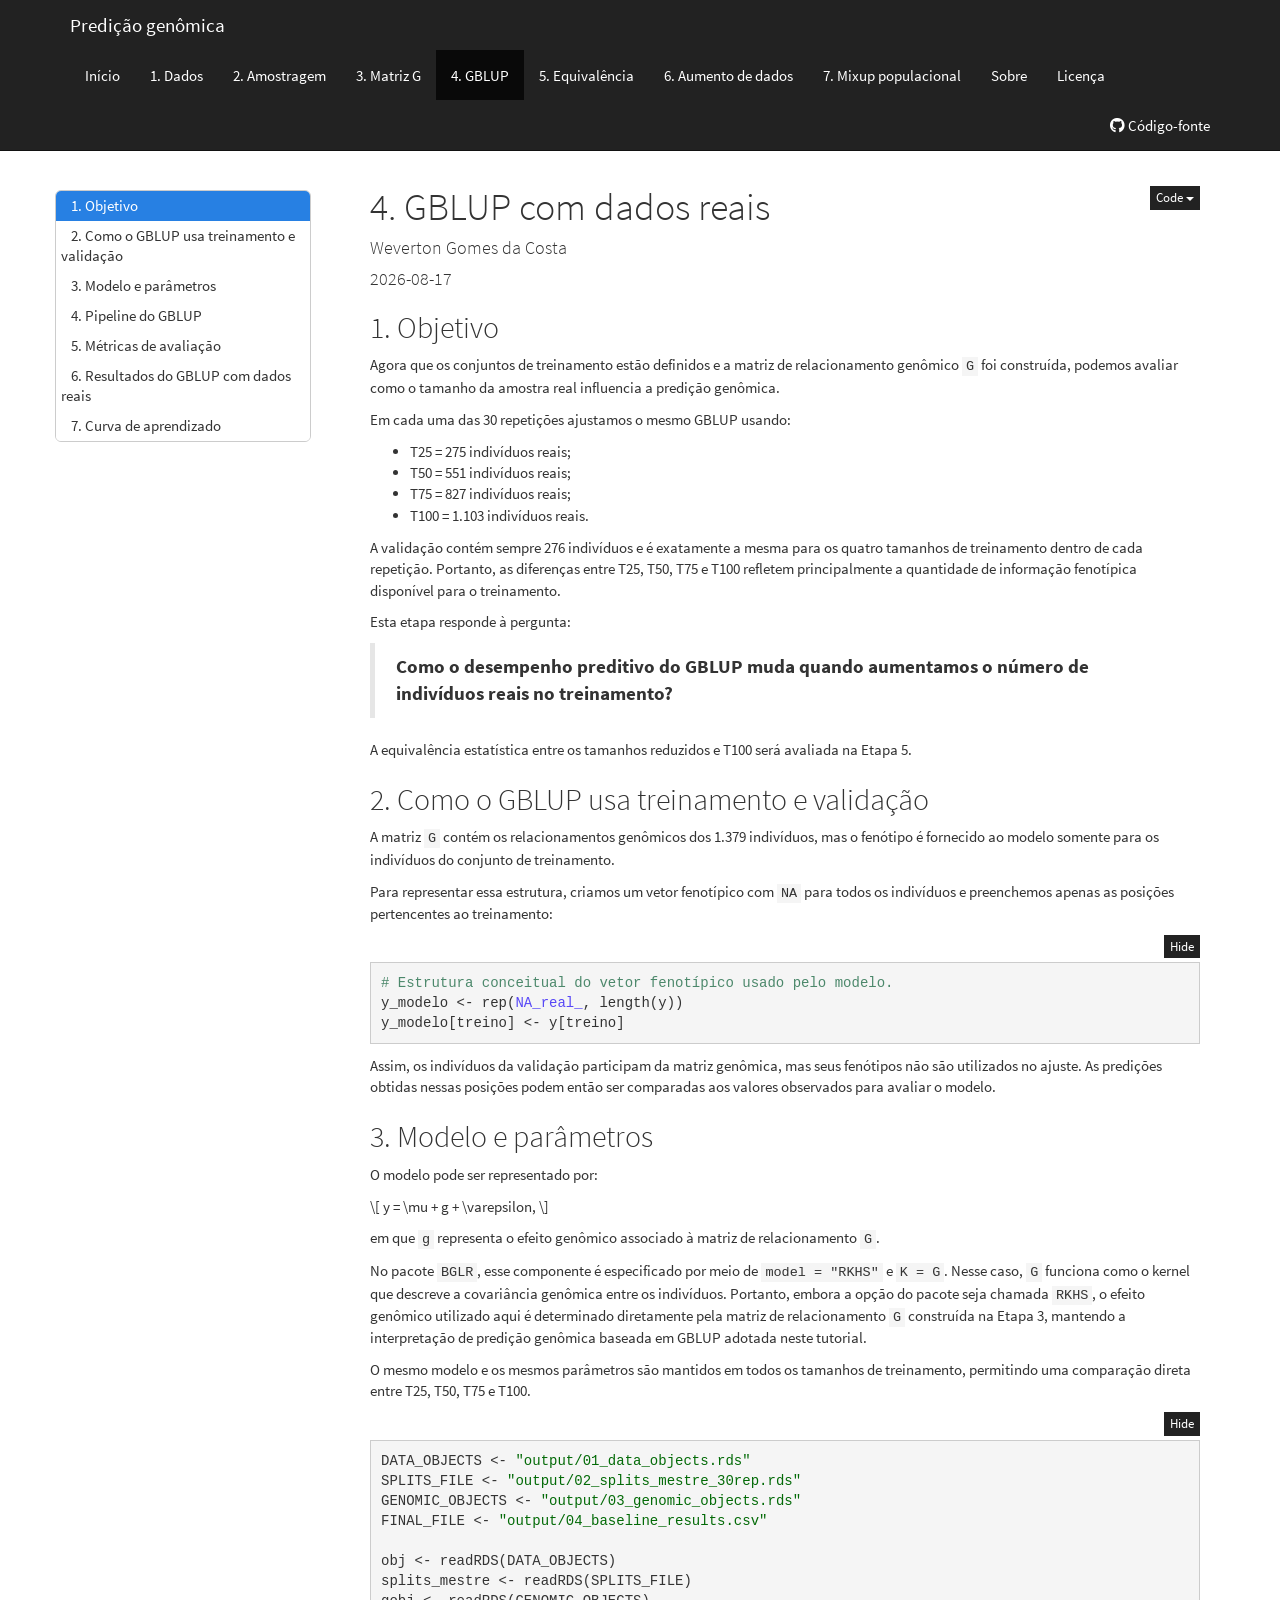
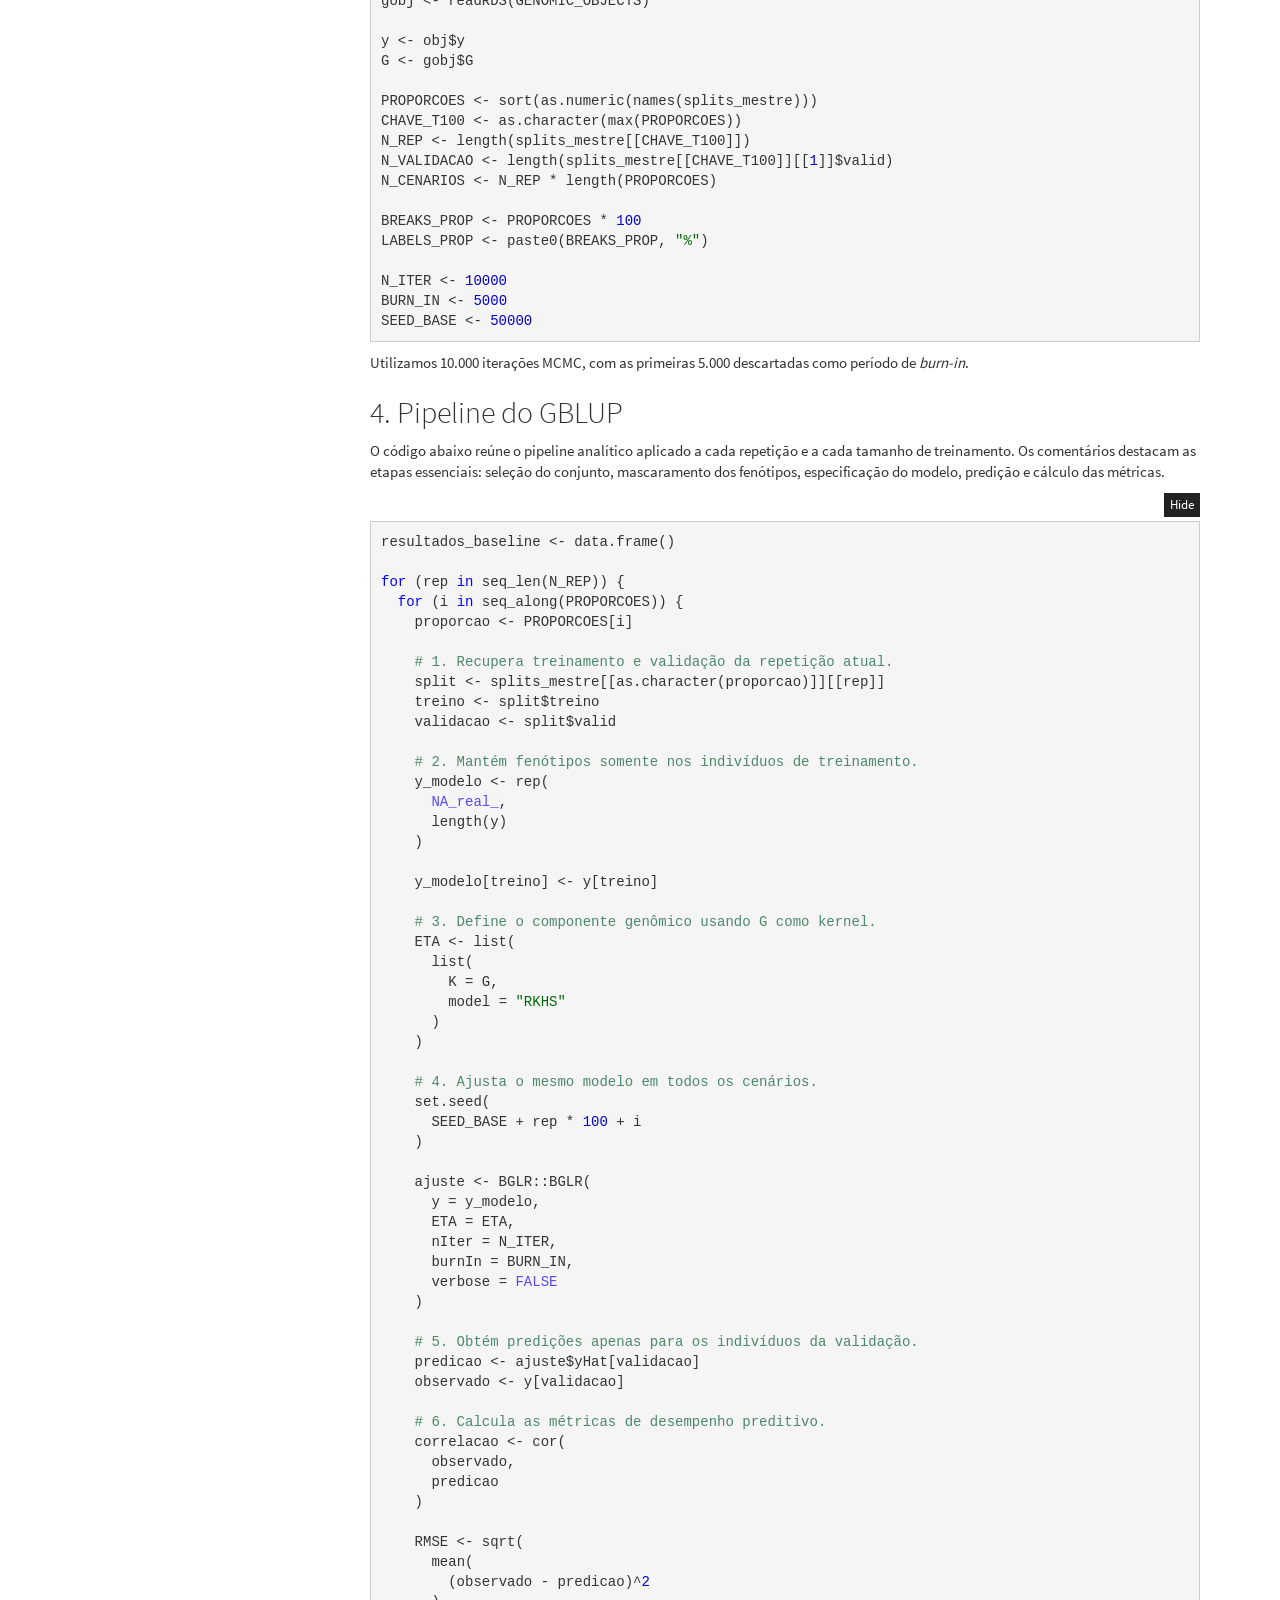
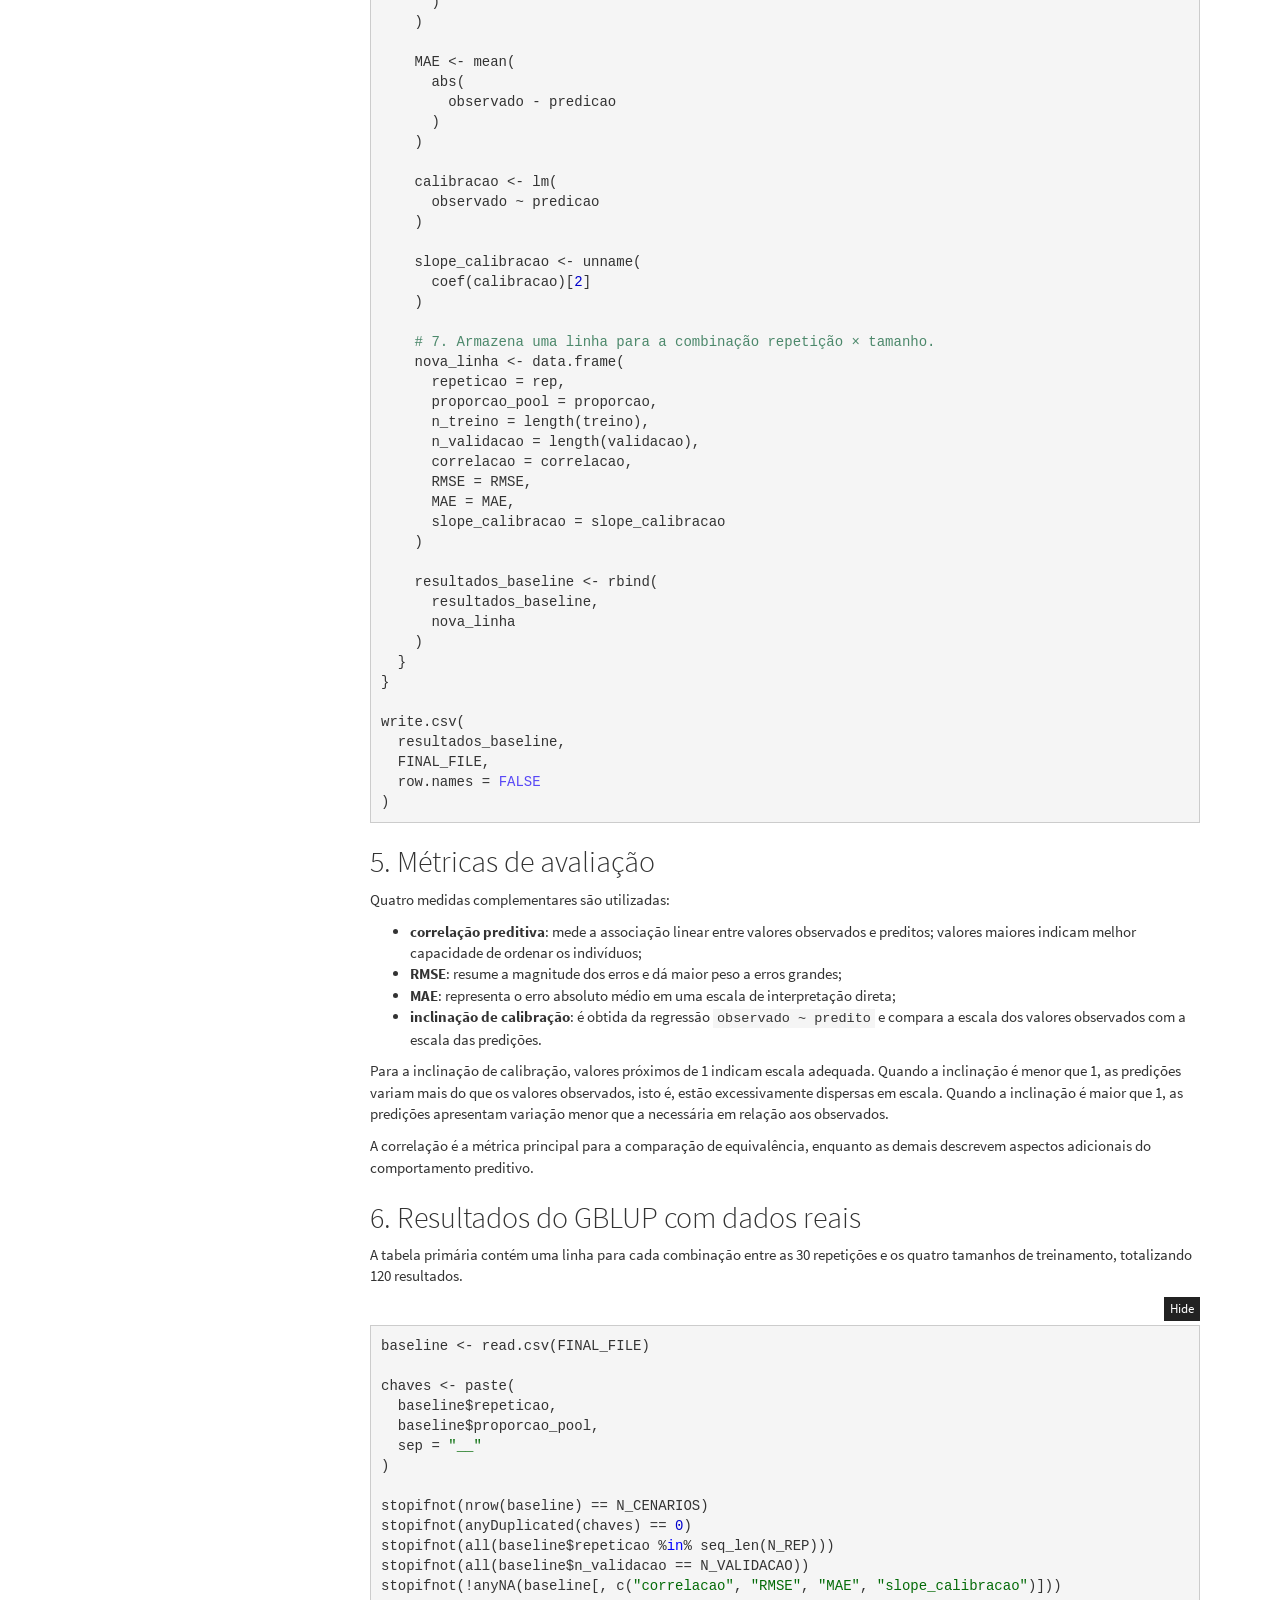
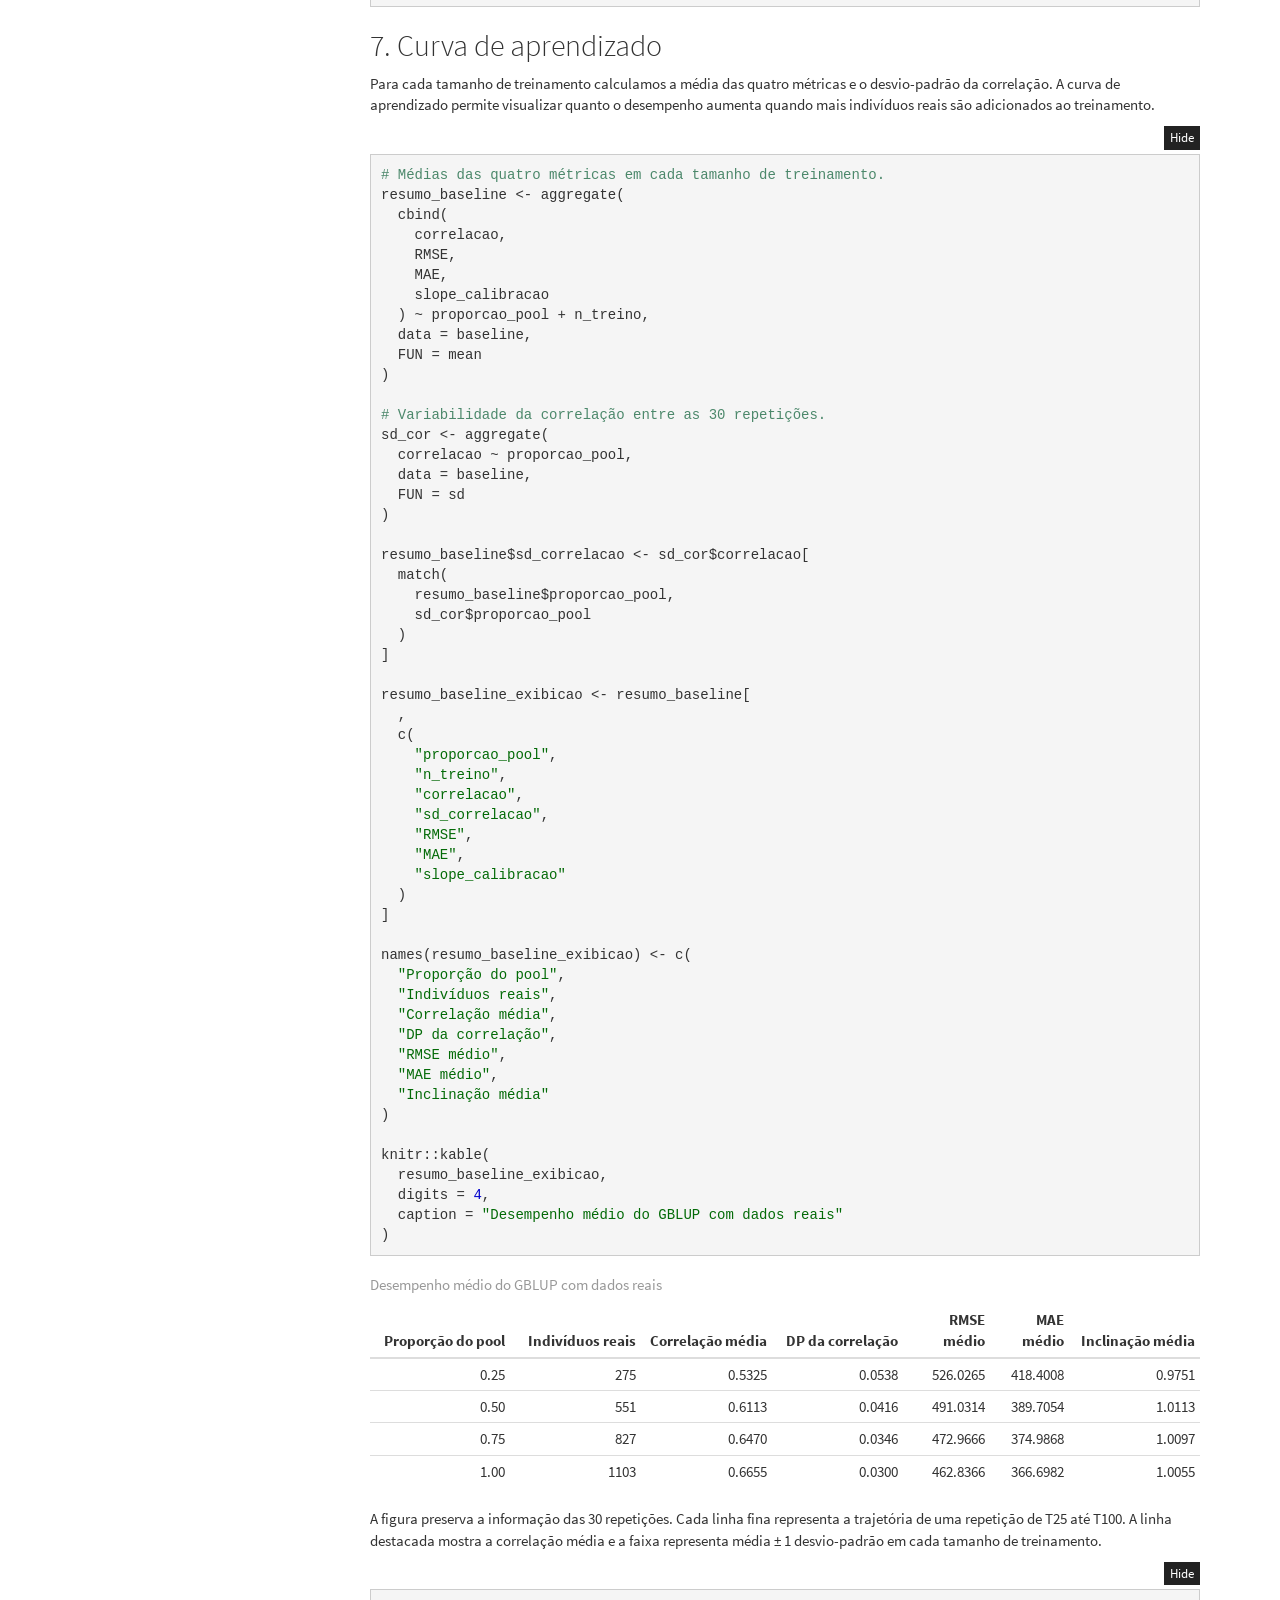
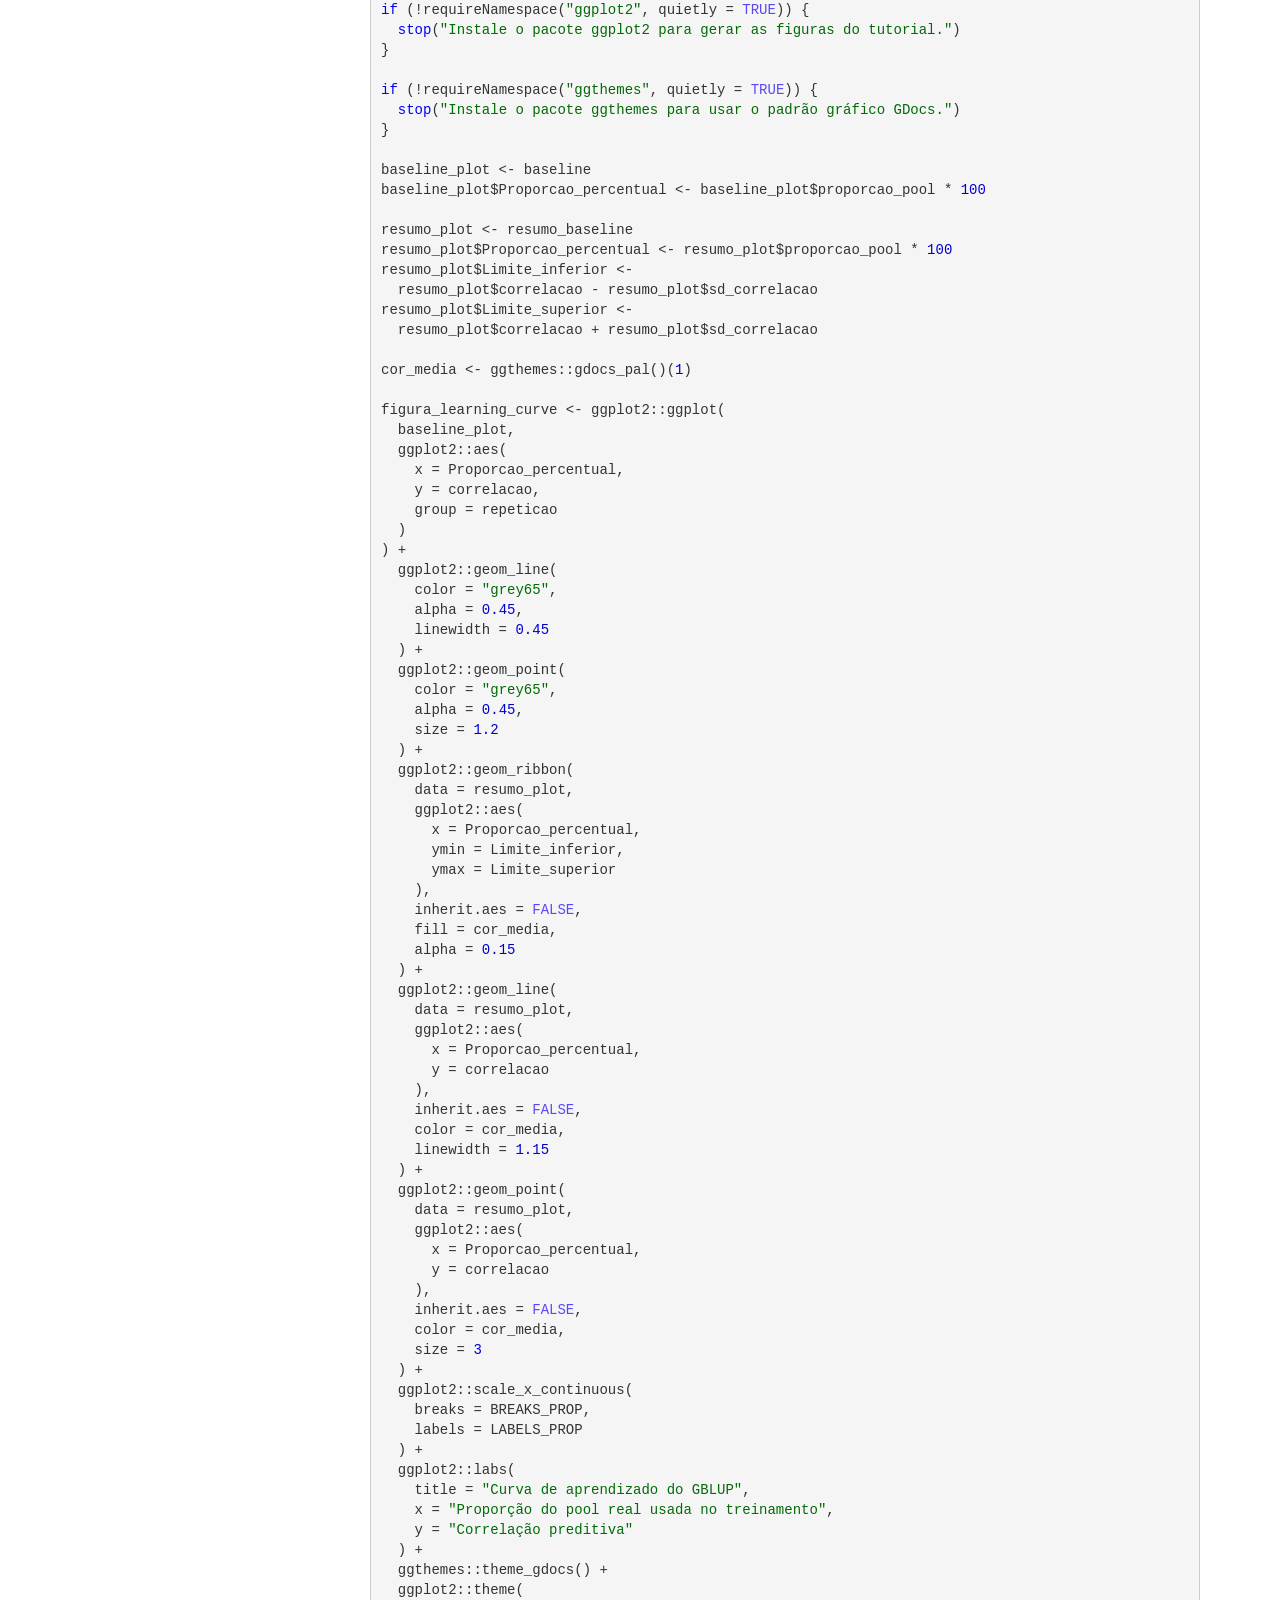
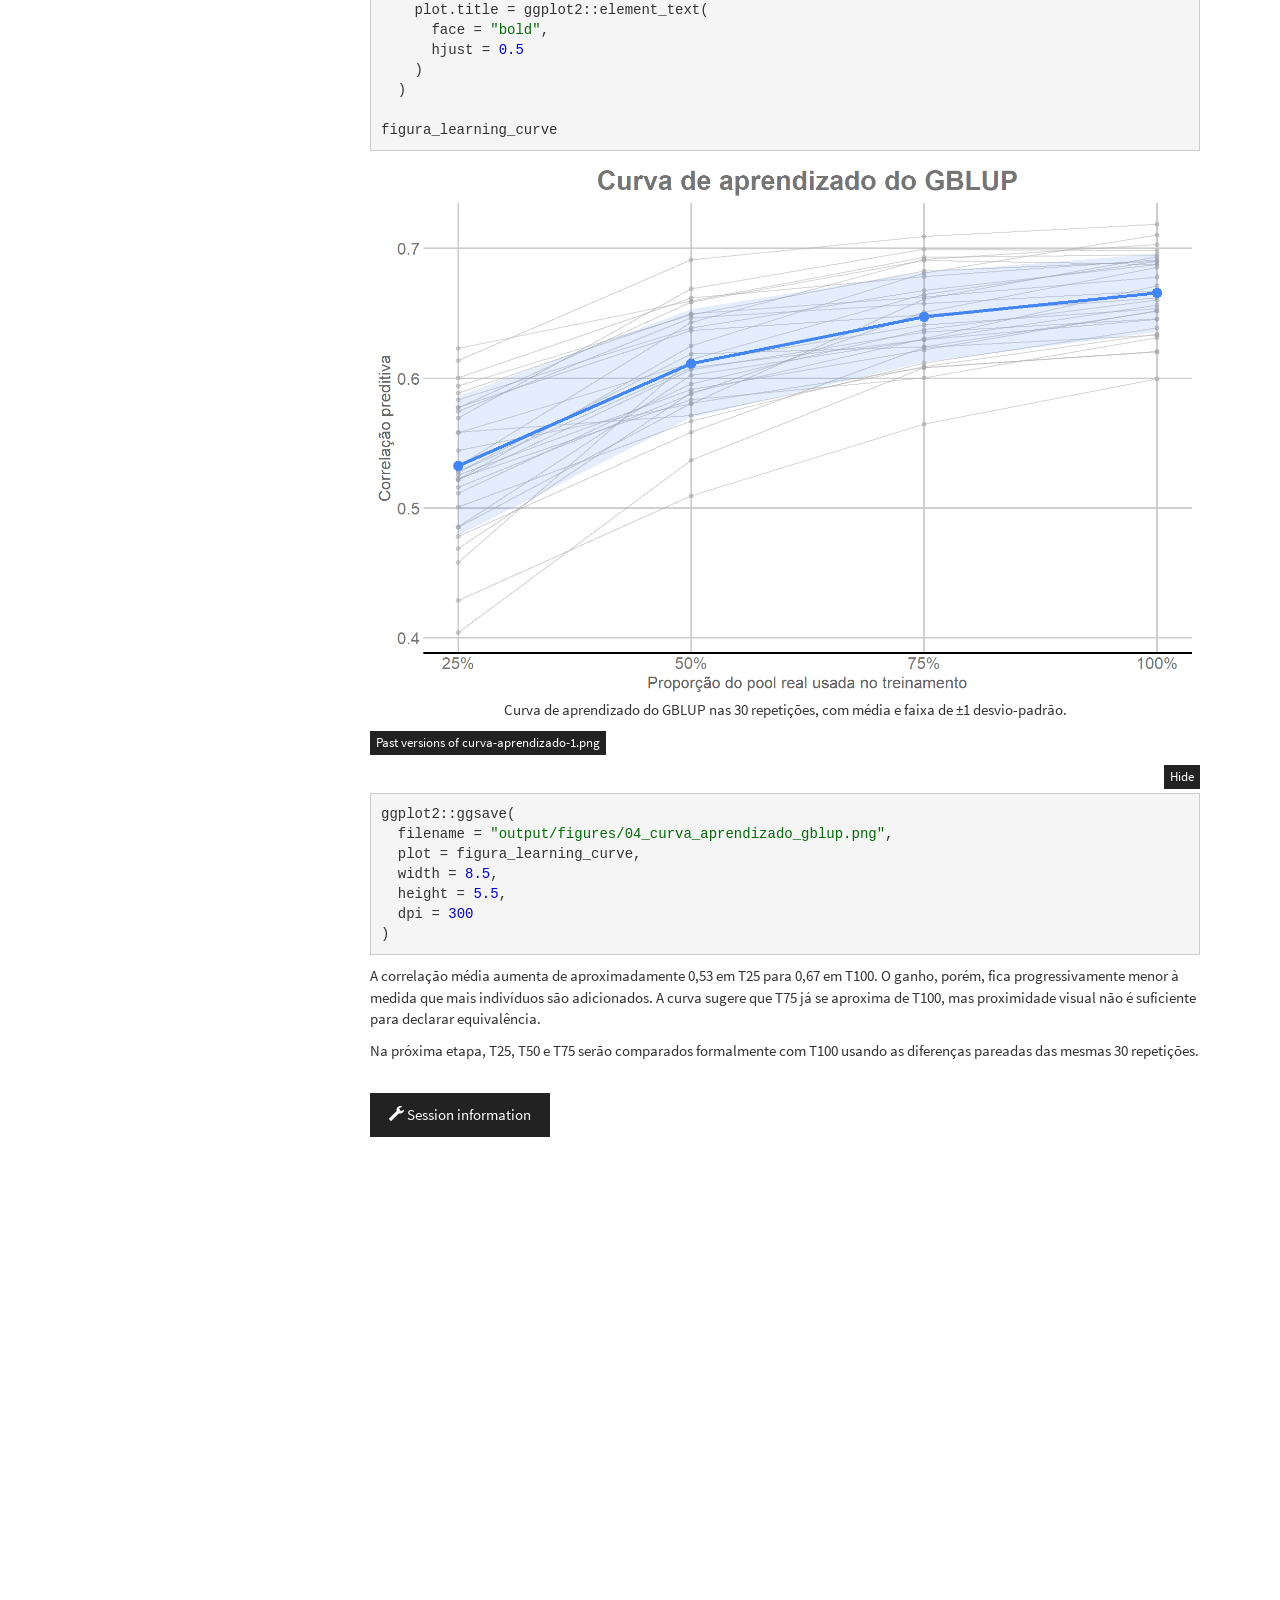
<file: docs/04_gblup_baseline.html>
<!DOCTYPE html>

<html>

<head>

<meta charset="utf-8" />
<meta name="generator" content="pandoc" />
<meta http-equiv="X-UA-Compatible" content="IE=EDGE" />


<meta name="author" content="Weverton Gomes da Costa" />

<meta name="date" content="2026-08-17" />

<title>4. GBLUP com dados reais</title>

<script src="site_libs/header-attrs-2.30/header-attrs.js"></script>
<script src="site_libs/jquery-3.6.0/jquery-3.6.0.min.js"></script>
<meta name="viewport" content="width=device-width, initial-scale=1" />
<link href="site_libs/bootstrap-3.3.5/css/cosmo.min.css" rel="stylesheet" />
<script src="site_libs/bootstrap-3.3.5/js/bootstrap.min.js"></script>
<script src="site_libs/bootstrap-3.3.5/shim/html5shiv.min.js"></script>
<script src="site_libs/bootstrap-3.3.5/shim/respond.min.js"></script>
<style>h1 {font-size: 34px;}
       h1.title {font-size: 38px;}
       h2 {font-size: 30px;}
       h3 {font-size: 24px;}
       h4 {font-size: 18px;}
       h5 {font-size: 16px;}
       h6 {font-size: 12px;}
       code {color: inherit; background-color: rgba(0, 0, 0, 0.04);}
       pre:not([class]) { background-color: white }</style>
<script src="site_libs/jqueryui-1.13.2/jquery-ui.min.js"></script>
<link href="site_libs/tocify-1.9.1/jquery.tocify.css" rel="stylesheet" />
<script src="site_libs/tocify-1.9.1/jquery.tocify.js"></script>
<script src="site_libs/navigation-1.1/tabsets.js"></script>
<script src="site_libs/navigation-1.1/codefolding.js"></script>
<script src="site_libs/navigation-1.1/sourceembed.js"></script>
<link href="site_libs/highlightjs-9.12.0/textmate.css" rel="stylesheet" />
<script src="site_libs/highlightjs-9.12.0/highlight.js"></script>
<link href="site_libs/pagedtable-1.1/css/pagedtable.css" rel="stylesheet" />
<script src="site_libs/pagedtable-1.1/js/pagedtable.js"></script>
<link href="site_libs/font-awesome-6.5.2/css/all.min.css" rel="stylesheet" />
<link href="site_libs/font-awesome-6.5.2/css/v4-shims.min.css" rel="stylesheet" />

<link rel="icon" href="https://github.com/workflowr/workflowr-assets/raw/main/img/reproducible.png">
<!-- Add a small amount of space between sections. -->
<style type="text/css">
div.section {
  padding-top: 12px;
}
</style>



<style type="text/css">
  code{white-space: pre-wrap;}
  span.smallcaps{font-variant: small-caps;}
  span.underline{text-decoration: underline;}
  div.column{display: inline-block; vertical-align: top; width: 50%;}
  div.hanging-indent{margin-left: 1.5em; text-indent: -1.5em;}
  ul.task-list{list-style: none;}
    </style>

<style type="text/css">code{white-space: pre;}</style>
<script type="text/javascript">
if (window.hljs) {
  hljs.configure({languages: []});
  hljs.initHighlightingOnLoad();
  if (document.readyState && document.readyState === "complete") {
    window.setTimeout(function() { hljs.initHighlighting(); }, 0);
  }
}
</script>




<style type="text/css">
#rmd-source-code {
  display: none;
}
</style>





<style type = "text/css">
.main-container {
  max-width: 940px;
  margin-left: auto;
  margin-right: auto;
}
img {
  max-width:100%;
}
.tabbed-pane {
  padding-top: 12px;
}
.html-widget {
  margin-bottom: 20px;
}
button.code-folding-btn:focus {
  outline: none;
}
summary {
  display: list-item;
}
details > summary > p:only-child {
  display: inline;
}
pre code {
  padding: 0;
}
</style>


<style type="text/css">
.dropdown-submenu {
  position: relative;
}
.dropdown-submenu>.dropdown-menu {
  top: 0;
  left: 100%;
  margin-top: -6px;
  margin-left: -1px;
  border-radius: 0 6px 6px 6px;
}
.dropdown-submenu:hover>.dropdown-menu {
  display: block;
}
.dropdown-submenu>a:after {
  display: block;
  content: " ";
  float: right;
  width: 0;
  height: 0;
  border-color: transparent;
  border-style: solid;
  border-width: 5px 0 5px 5px;
  border-left-color: #cccccc;
  margin-top: 5px;
  margin-right: -10px;
}
.dropdown-submenu:hover>a:after {
  border-left-color: #adb5bd;
}
.dropdown-submenu.pull-left {
  float: none;
}
.dropdown-submenu.pull-left>.dropdown-menu {
  left: -100%;
  margin-left: 10px;
  border-radius: 6px 0 6px 6px;
}
</style>

<script type="text/javascript">
// manage active state of menu based on current page
$(document).ready(function () {
  // active menu anchor
  href = window.location.pathname
  href = href.substr(href.lastIndexOf('/') + 1)
  if (href === "")
    href = "index.html";
  var menuAnchor = $('a[href="' + href + '"]');

  // mark the anchor link active (and if it's in a dropdown, also mark that active)
  var dropdown = menuAnchor.closest('li.dropdown');
  if (window.bootstrap) { // Bootstrap 4+
    menuAnchor.addClass('active');
    dropdown.find('> .dropdown-toggle').addClass('active');
  } else { // Bootstrap 3
    menuAnchor.parent().addClass('active');
    dropdown.addClass('active');
  }

  // Navbar adjustments
  var navHeight = $(".navbar").first().height() + 15;
  var style = document.createElement('style');
  var pt = "padding-top: " + navHeight + "px; ";
  var mt = "margin-top: -" + navHeight + "px; ";
  var css = "";
  // offset scroll position for anchor links (for fixed navbar)
  for (var i = 1; i <= 6; i++) {
    css += ".section h" + i + "{ " + pt + mt + "}\n";
  }
  style.innerHTML = "body {" + pt + "padding-bottom: 40px; }\n" + css;
  document.head.appendChild(style);
});
</script>

<!-- tabsets -->

<style type="text/css">
.tabset-dropdown > .nav-tabs {
  display: inline-table;
  max-height: 500px;
  min-height: 44px;
  overflow-y: auto;
  border: 1px solid #ddd;
  border-radius: 4px;
}

.tabset-dropdown > .nav-tabs > li.active:before, .tabset-dropdown > .nav-tabs.nav-tabs-open:before {
  content: "\e259";
  font-family: 'Glyphicons Halflings';
  display: inline-block;
  padding: 10px;
  border-right: 1px solid #ddd;
}

.tabset-dropdown > .nav-tabs.nav-tabs-open > li.active:before {
  content: "\e258";
  font-family: 'Glyphicons Halflings';
  border: none;
}

.tabset-dropdown > .nav-tabs > li.active {
  display: block;
}

.tabset-dropdown > .nav-tabs > li > a,
.tabset-dropdown > .nav-tabs > li > a:focus,
.tabset-dropdown > .nav-tabs > li > a:hover {
  border: none;
  display: inline-block;
  border-radius: 4px;
  background-color: transparent;
}

.tabset-dropdown > .nav-tabs.nav-tabs-open > li {
  display: block;
  float: none;
}

.tabset-dropdown > .nav-tabs > li {
  display: none;
}
</style>

<!-- code folding -->
<style type="text/css">
.code-folding-btn { margin-bottom: 4px; }
</style>



<style type="text/css">

#TOC {
  margin: 25px 0px 20px 0px;
}
@media (max-width: 768px) {
#TOC {
  position: relative;
  width: 100%;
}
}

@media print {
.toc-content {
  /* see https://github.com/w3c/csswg-drafts/issues/4434 */
  float: right;
}
}

.toc-content {
  padding-left: 30px;
  padding-right: 40px;
}

div.main-container {
  max-width: 1200px;
}

div.tocify {
  width: 20%;
  max-width: 260px;
  max-height: 85%;
}

@media (min-width: 768px) and (max-width: 991px) {
  div.tocify {
    width: 25%;
  }
}

@media (max-width: 767px) {
  div.tocify {
    width: 100%;
    max-width: none;
  }
}

.tocify ul, .tocify li {
  line-height: 20px;
}

.tocify-subheader .tocify-item {
  font-size: 0.90em;
}

.tocify .list-group-item {
  border-radius: 0px;
}


</style>



</head>

<body>


<div class="container-fluid main-container">


<!-- setup 3col/9col grid for toc_float and main content  -->
<div class="row">
<div class="col-xs-12 col-sm-4 col-md-3">
<div id="TOC" class="tocify">
</div>
</div>

<div class="toc-content col-xs-12 col-sm-8 col-md-9">




<div class="navbar navbar-default  navbar-fixed-top" role="navigation">
  <div class="container">
    <div class="navbar-header">
      <button type="button" class="navbar-toggle collapsed" data-toggle="collapse" data-bs-toggle="collapse" data-target="#navbar" data-bs-target="#navbar">
        <span class="icon-bar"></span>
        <span class="icon-bar"></span>
        <span class="icon-bar"></span>
      </button>
      <a class="navbar-brand" href="index.html">Predição genômica</a>
    </div>
    <div id="navbar" class="navbar-collapse collapse">
      <ul class="nav navbar-nav">
        <li>
  <a href="index.html">Início</a>
</li>
<li>
  <a href="01_data_audit.html">1. Dados</a>
</li>
<li>
  <a href="02_sampling_splits.html">2. Amostragem</a>
</li>
<li>
  <a href="03_genomic_matrix.html">3. Matriz G</a>
</li>
<li>
  <a href="04_gblup_baseline.html">4. GBLUP</a>
</li>
<li>
  <a href="05_equivalence.html">5. Equivalência</a>
</li>
<li>
  <a href="06_data_augmentation.html">6. Aumento de dados</a>
</li>
<li>
  <a href="07_population_informed_mixup.html">7. Mixup populacional</a>
</li>
<li>
  <a href="about.html">Sobre</a>
</li>
<li>
  <a href="license.html">Licença</a>
</li>
      </ul>
      <ul class="nav navbar-nav navbar-right">
        <li>
  <a href="https://github.com/WevertonGomesCosta/genomic-prediction-data-augmentation">
    <span class="fa fa-github"></span>
     
    Código-fonte
  </a>
</li>
      </ul>
    </div><!--/.nav-collapse -->
  </div><!--/.container -->
</div><!--/.navbar -->

<div id="header">

<div class="btn-group pull-right float-right">
<button type="button" class="btn btn-default btn-xs btn-secondary btn-sm dropdown-toggle" data-toggle="dropdown" data-bs-toggle="dropdown" aria-haspopup="true" aria-expanded="false"><span>Code</span> <span class="caret"></span></button>
<ul class="dropdown-menu dropdown-menu-right" style="min-width: 50px;">
<li><a id="rmd-show-all-code" href="#">Show All Code</a></li>
<li><a id="rmd-hide-all-code" href="#">Hide All Code</a></li>
<li role="separator" class="divider"></li>
<li><a id="rmd-download-source" href="#">Download Rmd</a></li>
</ul>
</div>



<h1 class="title toc-ignore">4. GBLUP com dados reais</h1>
<h4 class="author">Weverton Gomes da Costa</h4>
<h4 class="date">2026-08-17</h4>

</div>


<div id="objetivo" class="section level2">
<h2>1. Objetivo</h2>
<p>Agora que os conjuntos de treinamento estão definidos e a matriz de
relacionamento genômico <code>G</code> foi construída, podemos avaliar
como o tamanho da amostra real influencia a predição genômica.</p>
<p>Em cada uma das 30 repetições ajustamos o mesmo GBLUP usando:</p>
<ul>
<li>T25 = 275 indivíduos reais;</li>
<li>T50 = 551 indivíduos reais;</li>
<li>T75 = 827 indivíduos reais;</li>
<li>T100 = 1.103 indivíduos reais.</li>
</ul>
<p>A validação contém sempre 276 indivíduos e é exatamente a mesma para
os quatro tamanhos de treinamento dentro de cada repetição. Portanto, as
diferenças entre T25, T50, T75 e T100 refletem principalmente a
quantidade de informação fenotípica disponível para o treinamento.</p>
<p>Esta etapa responde à pergunta:</p>
<blockquote>
<p><strong>Como o desempenho preditivo do GBLUP muda quando aumentamos o
número de indivíduos reais no treinamento?</strong></p>
</blockquote>
<p>A equivalência estatística entre os tamanhos reduzidos e T100 será
avaliada na Etapa 5.</p>
</div>
<div id="como-o-gblup-usa-treinamento-e-validação"
class="section level2">
<h2>2. Como o GBLUP usa treinamento e validação</h2>
<p>A matriz <code>G</code> contém os relacionamentos genômicos dos 1.379
indivíduos, mas o fenótipo é fornecido ao modelo somente para os
indivíduos do conjunto de treinamento.</p>
<p>Para representar essa estrutura, criamos um vetor fenotípico com
<code>NA</code> para todos os indivíduos e preenchemos apenas as
posições pertencentes ao treinamento:</p>
<pre class="r"><code># Estrutura conceitual do vetor fenotípico usado pelo modelo.
y_modelo &lt;- rep(NA_real_, length(y))
y_modelo[treino] &lt;- y[treino]</code></pre>
<p>Assim, os indivíduos da validação participam da matriz genômica, mas
seus fenótipos não são utilizados no ajuste. As predições obtidas nessas
posições podem então ser comparadas aos valores observados para avaliar
o modelo.</p>
</div>
<div id="modelo-e-parâmetros" class="section level2">
<h2>3. Modelo e parâmetros</h2>
<p>O modelo pode ser representado por:</p>
<p><span class="math display">\[
y = \mu + g + \varepsilon,
\]</span></p>
<p>em que <code>g</code> representa o efeito genômico associado à matriz
de relacionamento <code>G</code>.</p>
<p>No pacote <code>BGLR</code>, esse componente é especificado por meio
de <code>model = "RKHS"</code> e <code>K = G</code>. Nesse caso,
<code>G</code> funciona como o kernel que descreve a covariância
genômica entre os indivíduos. Portanto, embora a opção do pacote seja
chamada <code>RKHS</code>, o efeito genômico utilizado aqui é
determinado diretamente pela matriz de relacionamento <code>G</code>
construída na Etapa 3, mantendo a interpretação de predição genômica
baseada em GBLUP adotada neste tutorial.</p>
<p>O mesmo modelo e os mesmos parâmetros são mantidos em todos os
tamanhos de treinamento, permitindo uma comparação direta entre T25,
T50, T75 e T100.</p>
<pre class="r"><code>DATA_OBJECTS &lt;- &quot;output/01_data_objects.rds&quot;
SPLITS_FILE &lt;- &quot;output/02_splits_mestre_30rep.rds&quot;
GENOMIC_OBJECTS &lt;- &quot;output/03_genomic_objects.rds&quot;
FINAL_FILE &lt;- &quot;output/04_baseline_results.csv&quot;

obj &lt;- readRDS(DATA_OBJECTS)
splits_mestre &lt;- readRDS(SPLITS_FILE)
gobj &lt;- readRDS(GENOMIC_OBJECTS)

y &lt;- obj$y
G &lt;- gobj$G

PROPORCOES &lt;- sort(as.numeric(names(splits_mestre)))
CHAVE_T100 &lt;- as.character(max(PROPORCOES))
N_REP &lt;- length(splits_mestre[[CHAVE_T100]])
N_VALIDACAO &lt;- length(splits_mestre[[CHAVE_T100]][[1]]$valid)
N_CENARIOS &lt;- N_REP * length(PROPORCOES)

BREAKS_PROP &lt;- PROPORCOES * 100
LABELS_PROP &lt;- paste0(BREAKS_PROP, &quot;%&quot;)

N_ITER &lt;- 10000
BURN_IN &lt;- 5000
SEED_BASE &lt;- 50000</code></pre>
<p>Utilizamos 10.000 iterações MCMC, com as primeiras 5.000 descartadas
como período de <em>burn-in</em>.</p>
</div>
<div id="pipeline-do-gblup" class="section level2">
<h2>4. Pipeline do GBLUP</h2>
<p>O código abaixo reúne o pipeline analítico aplicado a cada repetição
e a cada tamanho de treinamento. Os comentários destacam as etapas
essenciais: seleção do conjunto, mascaramento dos fenótipos,
especificação do modelo, predição e cálculo das métricas.</p>
<pre class="r"><code>resultados_baseline &lt;- data.frame()

for (rep in seq_len(N_REP)) {
  for (i in seq_along(PROPORCOES)) {
    proporcao &lt;- PROPORCOES[i]

    # 1. Recupera treinamento e validação da repetição atual.
    split &lt;- splits_mestre[[as.character(proporcao)]][[rep]]
    treino &lt;- split$treino
    validacao &lt;- split$valid

    # 2. Mantém fenótipos somente nos indivíduos de treinamento.
    y_modelo &lt;- rep(
      NA_real_,
      length(y)
    )

    y_modelo[treino] &lt;- y[treino]

    # 3. Define o componente genômico usando G como kernel.
    ETA &lt;- list(
      list(
        K = G,
        model = &quot;RKHS&quot;
      )
    )

    # 4. Ajusta o mesmo modelo em todos os cenários.
    set.seed(
      SEED_BASE + rep * 100 + i
    )

    ajuste &lt;- BGLR::BGLR(
      y = y_modelo,
      ETA = ETA,
      nIter = N_ITER,
      burnIn = BURN_IN,
      verbose = FALSE
    )

    # 5. Obtém predições apenas para os indivíduos da validação.
    predicao &lt;- ajuste$yHat[validacao]
    observado &lt;- y[validacao]

    # 6. Calcula as métricas de desempenho preditivo.
    correlacao &lt;- cor(
      observado,
      predicao
    )

    RMSE &lt;- sqrt(
      mean(
        (observado - predicao)^2
      )
    )

    MAE &lt;- mean(
      abs(
        observado - predicao
      )
    )

    calibracao &lt;- lm(
      observado ~ predicao
    )

    slope_calibracao &lt;- unname(
      coef(calibracao)[2]
    )

    # 7. Armazena uma linha para a combinação repetição × tamanho.
    nova_linha &lt;- data.frame(
      repeticao = rep,
      proporcao_pool = proporcao,
      n_treino = length(treino),
      n_validacao = length(validacao),
      correlacao = correlacao,
      RMSE = RMSE,
      MAE = MAE,
      slope_calibracao = slope_calibracao
    )

    resultados_baseline &lt;- rbind(
      resultados_baseline,
      nova_linha
    )
  }
}

write.csv(
  resultados_baseline,
  FINAL_FILE,
  row.names = FALSE
)</code></pre>
</div>
<div id="métricas-de-avaliação" class="section level2">
<h2>5. Métricas de avaliação</h2>
<p>Quatro medidas complementares são utilizadas:</p>
<ul>
<li><strong>correlação preditiva</strong>: mede a associação linear
entre valores observados e preditos; valores maiores indicam melhor
capacidade de ordenar os indivíduos;</li>
<li><strong>RMSE</strong>: resume a magnitude dos erros e dá maior peso
a erros grandes;</li>
<li><strong>MAE</strong>: representa o erro absoluto médio em uma escala
de interpretação direta;</li>
<li><strong>inclinação de calibração</strong>: é obtida da regressão
<code>observado ~ predito</code> e compara a escala dos valores
observados com a escala das predições.</li>
</ul>
<p>Para a inclinação de calibração, valores próximos de 1 indicam escala
adequada. Quando a inclinação é menor que 1, as predições variam mais do
que os valores observados, isto é, estão excessivamente dispersas em
escala. Quando a inclinação é maior que 1, as predições apresentam
variação menor que a necessária em relação aos observados.</p>
<p>A correlação é a métrica principal para a comparação de equivalência,
enquanto as demais descrevem aspectos adicionais do comportamento
preditivo.</p>
</div>
<div id="resultados-do-gblup-com-dados-reais" class="section level2">
<h2>6. Resultados do GBLUP com dados reais</h2>
<p>A tabela primária contém uma linha para cada combinação entre as 30
repetições e os quatro tamanhos de treinamento, totalizando 120
resultados.</p>
<pre class="r"><code>baseline &lt;- read.csv(FINAL_FILE)

chaves &lt;- paste(
  baseline$repeticao,
  baseline$proporcao_pool,
  sep = &quot;__&quot;
)

stopifnot(nrow(baseline) == N_CENARIOS)
stopifnot(anyDuplicated(chaves) == 0)
stopifnot(all(baseline$repeticao %in% seq_len(N_REP)))
stopifnot(all(baseline$n_validacao == N_VALIDACAO))
stopifnot(!anyNA(baseline[, c(&quot;correlacao&quot;, &quot;RMSE&quot;, &quot;MAE&quot;, &quot;slope_calibracao&quot;)]))</code></pre>
</div>
<div id="curva-de-aprendizado" class="section level2">
<h2>7. Curva de aprendizado</h2>
<p>Para cada tamanho de treinamento calculamos a média das quatro
métricas e o desvio-padrão da correlação. A curva de aprendizado permite
visualizar quanto o desempenho aumenta quando mais indivíduos reais são
adicionados ao treinamento.</p>
<pre class="r"><code># Médias das quatro métricas em cada tamanho de treinamento.
resumo_baseline &lt;- aggregate(
  cbind(
    correlacao,
    RMSE,
    MAE,
    slope_calibracao
  ) ~ proporcao_pool + n_treino,
  data = baseline,
  FUN = mean
)

# Variabilidade da correlação entre as 30 repetições.
sd_cor &lt;- aggregate(
  correlacao ~ proporcao_pool,
  data = baseline,
  FUN = sd
)

resumo_baseline$sd_correlacao &lt;- sd_cor$correlacao[
  match(
    resumo_baseline$proporcao_pool,
    sd_cor$proporcao_pool
  )
]

resumo_baseline_exibicao &lt;- resumo_baseline[
  ,
  c(
    &quot;proporcao_pool&quot;,
    &quot;n_treino&quot;,
    &quot;correlacao&quot;,
    &quot;sd_correlacao&quot;,
    &quot;RMSE&quot;,
    &quot;MAE&quot;,
    &quot;slope_calibracao&quot;
  )
]

names(resumo_baseline_exibicao) &lt;- c(
  &quot;Proporção do pool&quot;,
  &quot;Indivíduos reais&quot;,
  &quot;Correlação média&quot;,
  &quot;DP da correlação&quot;,
  &quot;RMSE médio&quot;,
  &quot;MAE médio&quot;,
  &quot;Inclinação média&quot;
)

knitr::kable(
  resumo_baseline_exibicao,
  digits = 4,
  caption = &quot;Desempenho médio do GBLUP com dados reais&quot;
)</code></pre>
<table>
<caption>Desempenho médio do GBLUP com dados reais</caption>
<colgroup>
<col width="16%" />
<col width="15%" />
<col width="15%" />
<col width="15%" />
<col width="10%" />
<col width="9%" />
<col width="15%" />
</colgroup>
<thead>
<tr class="header">
<th align="right">Proporção do pool</th>
<th align="right">Indivíduos reais</th>
<th align="right">Correlação média</th>
<th align="right">DP da correlação</th>
<th align="right">RMSE médio</th>
<th align="right">MAE médio</th>
<th align="right">Inclinação média</th>
</tr>
</thead>
<tbody>
<tr class="odd">
<td align="right">0.25</td>
<td align="right">275</td>
<td align="right">0.5325</td>
<td align="right">0.0538</td>
<td align="right">526.0265</td>
<td align="right">418.4008</td>
<td align="right">0.9751</td>
</tr>
<tr class="even">
<td align="right">0.50</td>
<td align="right">551</td>
<td align="right">0.6113</td>
<td align="right">0.0416</td>
<td align="right">491.0314</td>
<td align="right">389.7054</td>
<td align="right">1.0113</td>
</tr>
<tr class="odd">
<td align="right">0.75</td>
<td align="right">827</td>
<td align="right">0.6470</td>
<td align="right">0.0346</td>
<td align="right">472.9666</td>
<td align="right">374.9868</td>
<td align="right">1.0097</td>
</tr>
<tr class="even">
<td align="right">1.00</td>
<td align="right">1103</td>
<td align="right">0.6655</td>
<td align="right">0.0300</td>
<td align="right">462.8366</td>
<td align="right">366.6982</td>
<td align="right">1.0055</td>
</tr>
</tbody>
</table>
<p>A figura preserva a informação das 30 repetições. Cada linha fina
representa a trajetória de uma repetição de T25 até T100. A linha
destacada mostra a correlação média e a faixa representa média ± 1
desvio-padrão em cada tamanho de treinamento.</p>
<pre class="r"><code>if (!requireNamespace(&quot;ggplot2&quot;, quietly = TRUE)) {
  stop(&quot;Instale o pacote ggplot2 para gerar as figuras do tutorial.&quot;)
}

if (!requireNamespace(&quot;ggthemes&quot;, quietly = TRUE)) {
  stop(&quot;Instale o pacote ggthemes para usar o padrão gráfico GDocs.&quot;)
}

baseline_plot &lt;- baseline
baseline_plot$Proporcao_percentual &lt;- baseline_plot$proporcao_pool * 100

resumo_plot &lt;- resumo_baseline
resumo_plot$Proporcao_percentual &lt;- resumo_plot$proporcao_pool * 100
resumo_plot$Limite_inferior &lt;-
  resumo_plot$correlacao - resumo_plot$sd_correlacao
resumo_plot$Limite_superior &lt;-
  resumo_plot$correlacao + resumo_plot$sd_correlacao

cor_media &lt;- ggthemes::gdocs_pal()(1)

figura_learning_curve &lt;- ggplot2::ggplot(
  baseline_plot,
  ggplot2::aes(
    x = Proporcao_percentual,
    y = correlacao,
    group = repeticao
  )
) +
  ggplot2::geom_line(
    color = &quot;grey65&quot;,
    alpha = 0.45,
    linewidth = 0.45
  ) +
  ggplot2::geom_point(
    color = &quot;grey65&quot;,
    alpha = 0.45,
    size = 1.2
  ) +
  ggplot2::geom_ribbon(
    data = resumo_plot,
    ggplot2::aes(
      x = Proporcao_percentual,
      ymin = Limite_inferior,
      ymax = Limite_superior
    ),
    inherit.aes = FALSE,
    fill = cor_media,
    alpha = 0.15
  ) +
  ggplot2::geom_line(
    data = resumo_plot,
    ggplot2::aes(
      x = Proporcao_percentual,
      y = correlacao
    ),
    inherit.aes = FALSE,
    color = cor_media,
    linewidth = 1.15
  ) +
  ggplot2::geom_point(
    data = resumo_plot,
    ggplot2::aes(
      x = Proporcao_percentual,
      y = correlacao
    ),
    inherit.aes = FALSE,
    color = cor_media,
    size = 3
  ) +
  ggplot2::scale_x_continuous(
    breaks = BREAKS_PROP,
    labels = LABELS_PROP
  ) +
  ggplot2::labs(
    title = &quot;Curva de aprendizado do GBLUP&quot;,
    x = &quot;Proporção do pool real usada no treinamento&quot;,
    y = &quot;Correlação preditiva&quot;
  ) +
  ggthemes::theme_gdocs() +
  ggplot2::theme(
    plot.title = ggplot2::element_text(
      face = &quot;bold&quot;,
      hjust = 0.5
    )
  )

figura_learning_curve</code></pre>
<div class="figure" style="text-align: center">
<img src="figure/04_gblup_baseline.Rmd/curva-aprendizado-1.png" alt="Curva de aprendizado do GBLUP nas 30 repetições, com média e faixa de ±1 desvio-padrão." width="100%" />
<p class="caption">
Curva de aprendizado do GBLUP nas 30 repetições, com média e faixa de ±1
desvio-padrão.
</p>
</div>
<p>
<button type="button" class="btn btn-default btn-xs btn-workflowr btn-workflowr-fig" data-toggle="collapse" data-target="#fig-curva-aprendizado-1">
Past versions of curva-aprendizado-1.png
</button>
</p>
<div id="fig-curva-aprendizado-1" class="collapse">
<div class="table-responsive">
<table class="table table-condensed table-hover">
<thead>
<tr>
<th>
Version
</th>
<th>
Author
</th>
<th>
Date
</th>
</tr>
</thead>
<tbody>
<tr>
<td>
<a href="https://github.com/WevertonGomesCosta/genomic-prediction-data-augmentation/blob/d648821de44e35cc5c1497746f8e8694daaaf9d7/docs/figure/04_gblup_baseline.Rmd/curva-aprendizado-1.png" target="_blank">d648821</a>
</td>
<td>
WevertonGomesCosta
</td>
<td>
2026-08-12
</td>
</tr>
<tr>
<td>
<a href="https://github.com/WevertonGomesCosta/genomic-prediction-data-augmentation/blob/db45d13e26a47d0fb6981c58229aad355d09def9/docs/figure/04_gblup_baseline.Rmd/curva-aprendizado-1.png" target="_blank">db45d13</a>
</td>
<td>
WevertonGomesCosta
</td>
<td>
2026-08-11
</td>
</tr>
<tr>
<td>
<a href="https://github.com/WevertonGomesCosta/genomic-prediction-data-augmentation/blob/d32edc6ed8258adf2f831660fd3d0f69f4caf78e/docs/figure/04_gblup_baseline.Rmd/curva-aprendizado-1.png" target="_blank">d32edc6</a>
</td>
<td>
WevertonGomesCosta
</td>
<td>
2026-08-11
</td>
</tr>
</tbody>
</table>
</div>
</div>
<pre class="r"><code>ggplot2::ggsave(
  filename = &quot;output/figures/04_curva_aprendizado_gblup.png&quot;,
  plot = figura_learning_curve,
  width = 8.5,
  height = 5.5,
  dpi = 300
)</code></pre>
<p>A correlação média aumenta de aproximadamente 0,53 em T25 para 0,67
em T100. O ganho, porém, fica progressivamente menor à medida que mais
indivíduos são adicionados. A curva sugere que T75 já se aproxima de
T100, mas proximidade visual não é suficiente para declarar
equivalência.</p>
<p>Na próxima etapa, T25, T50 e T75 serão comparados formalmente com
T100 usando as diferenças pareadas das mesmas 30 repetições.</p>
<br>
<p>
<button type="button" class="btn btn-default btn-workflowr btn-workflowr-sessioninfo" data-toggle="collapse" data-target="#workflowr-sessioninfo" style="display: block;">
<span class="glyphicon glyphicon-wrench" aria-hidden="true"></span>
Session information
</button>
</p>
<div id="workflowr-sessioninfo" class="collapse">
<pre class="r"><code>sessionInfo()</code></pre>
<pre><code>R version 4.5.1 (2025-06-13 ucrt)
Platform: x86_64-w64-mingw32/x64
Running under: Windows 11 x64 (build 26200)

Matrix products: default
  LAPACK version 3.12.1

locale:
[1] LC_COLLATE=Portuguese_Brazil.utf8  LC_CTYPE=Portuguese_Brazil.utf8   
[3] LC_MONETARY=Portuguese_Brazil.utf8 LC_NUMERIC=C                      
[5] LC_TIME=Portuguese_Brazil.utf8    

time zone: America/Sao_Paulo
tzcode source: internal

attached base packages:
[1] stats     graphics  grDevices datasets  utils     methods   base     

loaded via a namespace (and not attached):
 [1] gtable_0.3.6       jsonlite_2.0.0     compiler_4.5.1     renv_1.1.8        
 [5] promises_1.5.0     Rcpp_1.1.2         stringr_1.6.0      git2r_0.36.2      
 [9] later_1.4.4        jquerylib_0.1.4    scales_1.4.0       yaml_2.3.12       
[13] fastmap_1.2.0      ggplot2_4.0.0      R6_2.6.1           BGLR_1.1.4        
[17] labeling_0.4.3     workflowr_1.7.2    knitr_1.50         MASS_7.3-66       
[21] tibble_3.3.1       rprojroot_2.1.1    RColorBrewer_1.1-3 bslib_0.9.0       
[25] pillar_1.11.1      ggthemes_5.2.0     rlang_1.1.7        cachem_1.1.0      
[29] stringi_1.8.7      httpuv_1.6.16      xfun_0.54          S7_0.2.1          
[33] fs_1.6.6           sass_0.4.10        otel_0.2.0         truncnorm_1.0-9   
[37] cli_3.6.5          withr_3.0.2        magrittr_2.0.4     digest_0.6.39     
[41] grid_4.5.1         rstudioapi_0.17.1  lifecycle_1.0.5    vctrs_0.7.1       
[45] evaluate_1.0.5     glue_1.8.0         whisker_0.4.1      farver_2.1.2      
[49] purrr_1.2.1        rmarkdown_2.30     tools_4.5.1        pkgconfig_2.0.3   
[53] htmltools_0.5.9   </code></pre>
</div>
</div>

<div id="rmd-source-code">[base64]/[base64]</div>

<!-- Adjust MathJax settings so that all math formulae are shown using
TeX fonts only; see
https://docs.mathjax.org/en/latest/web/configuration.html. This will make
the presentation more consistent at the cost of the webpage sometimes
taking slightly longer to load. Note that this only works because the
footer is added to webpages before the MathJax javascript. -->
<script type="text/x-mathjax-config">
  MathJax.Hub.Config({
    "HTML-CSS": { availableFonts: ["TeX"] }
  });
</script>




</div>
</div>

</div>

<script>

// add bootstrap table styles to pandoc tables
function bootstrapStylePandocTables() {
  $('tr.odd').parent('tbody').parent('table').addClass('table table-condensed');
}
$(document).ready(function () {
  bootstrapStylePandocTables();
});


</script>

<!-- tabsets -->

<script>
$(document).ready(function () {
  window.buildTabsets("TOC");
});

$(document).ready(function () {
  $('.tabset-dropdown > .nav-tabs > li').click(function () {
    $(this).parent().toggleClass('nav-tabs-open');
  });
});
</script>

<!-- code folding -->
<script>
$(document).ready(function () {
  window.initializeSourceEmbed("04_gblup_baseline.Rmd");
  window.initializeCodeFolding("show" === "show");
});
</script>

<script>
$(document).ready(function ()  {

    // temporarily add toc-ignore selector to headers for the consistency with Pandoc
    $('.unlisted.unnumbered').addClass('toc-ignore')

    // move toc-ignore selectors from section div to header
    $('div.section.toc-ignore')
        .removeClass('toc-ignore')
        .children('h1,h2,h3,h4,h5').addClass('toc-ignore');

    // establish options
    var options = {
      selectors: "h1,h2,h3",
      theme: "bootstrap3",
      context: '.toc-content',
      hashGenerator: function (text) {
        return text.replace(/[.\\/?&!#<>]/g, '').replace(/\s/g, '_');
      },
      ignoreSelector: ".toc-ignore",
      scrollTo: 0
    };
    options.showAndHide = true;
    options.smoothScroll = true;

    // tocify
    var toc = $("#TOC").tocify(options).data("toc-tocify");
});
</script>

<!-- dynamically load mathjax for compatibility with self-contained -->
<script>
  (function () {
    var script = document.createElement("script");
    script.type = "text/javascript";
    script.src  = "https://mathjax.rstudio.com/latest/MathJax.js?config=TeX-AMS-MML_HTMLorMML";
    document.getElementsByTagName("head")[0].appendChild(script);
  })();
</script>

</body>
</html>
</file>
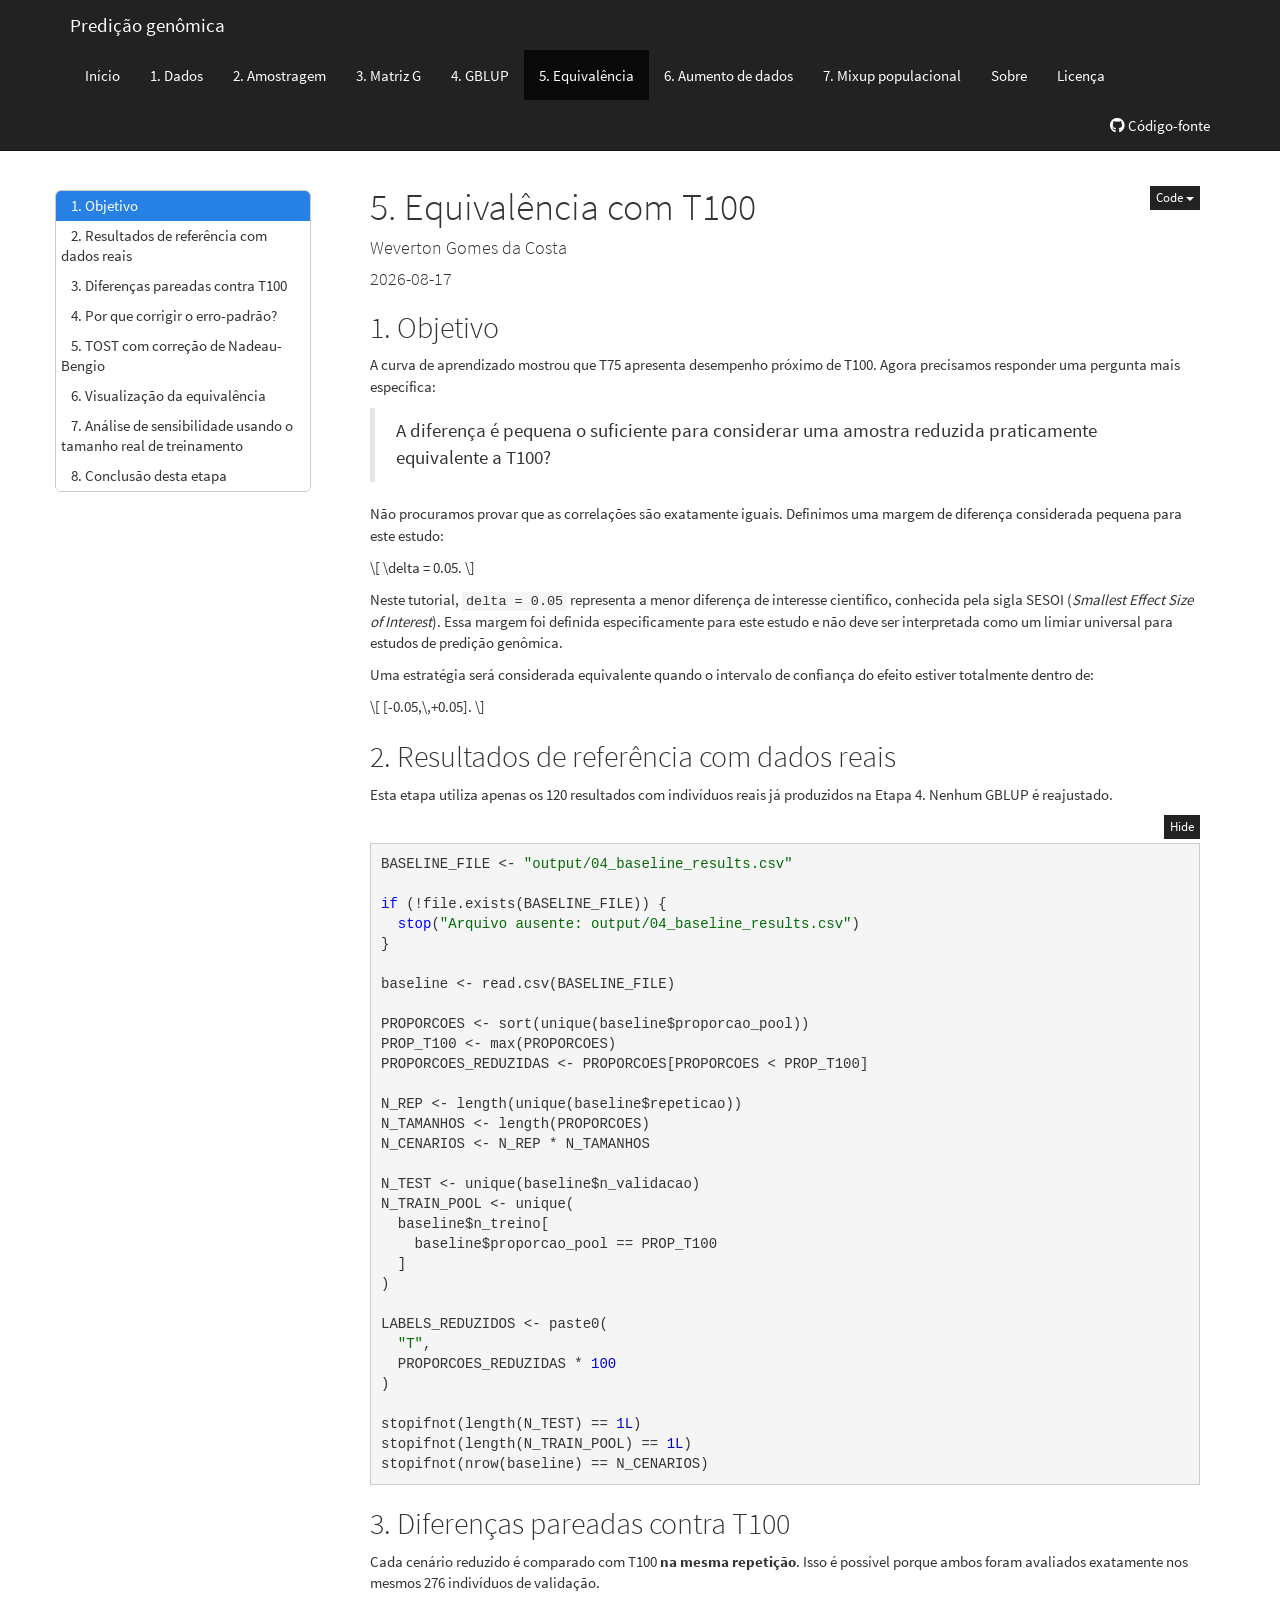
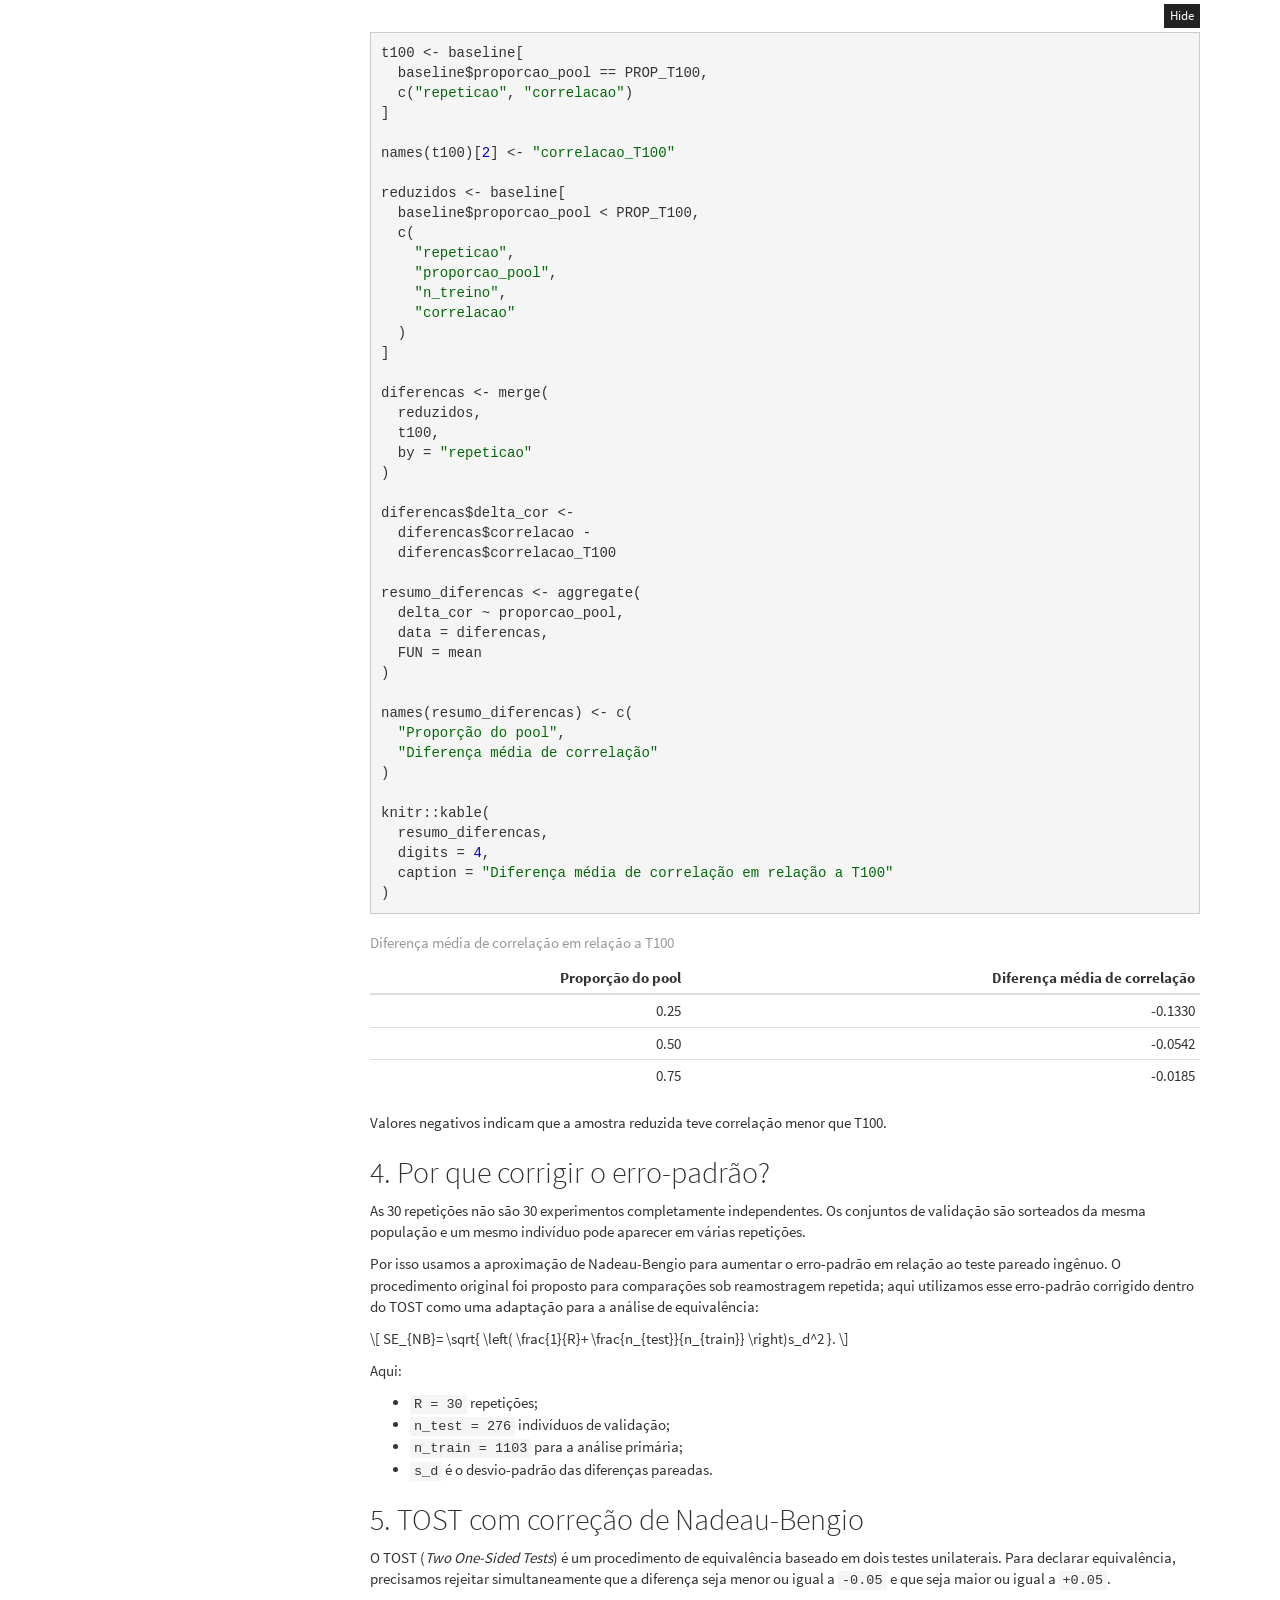
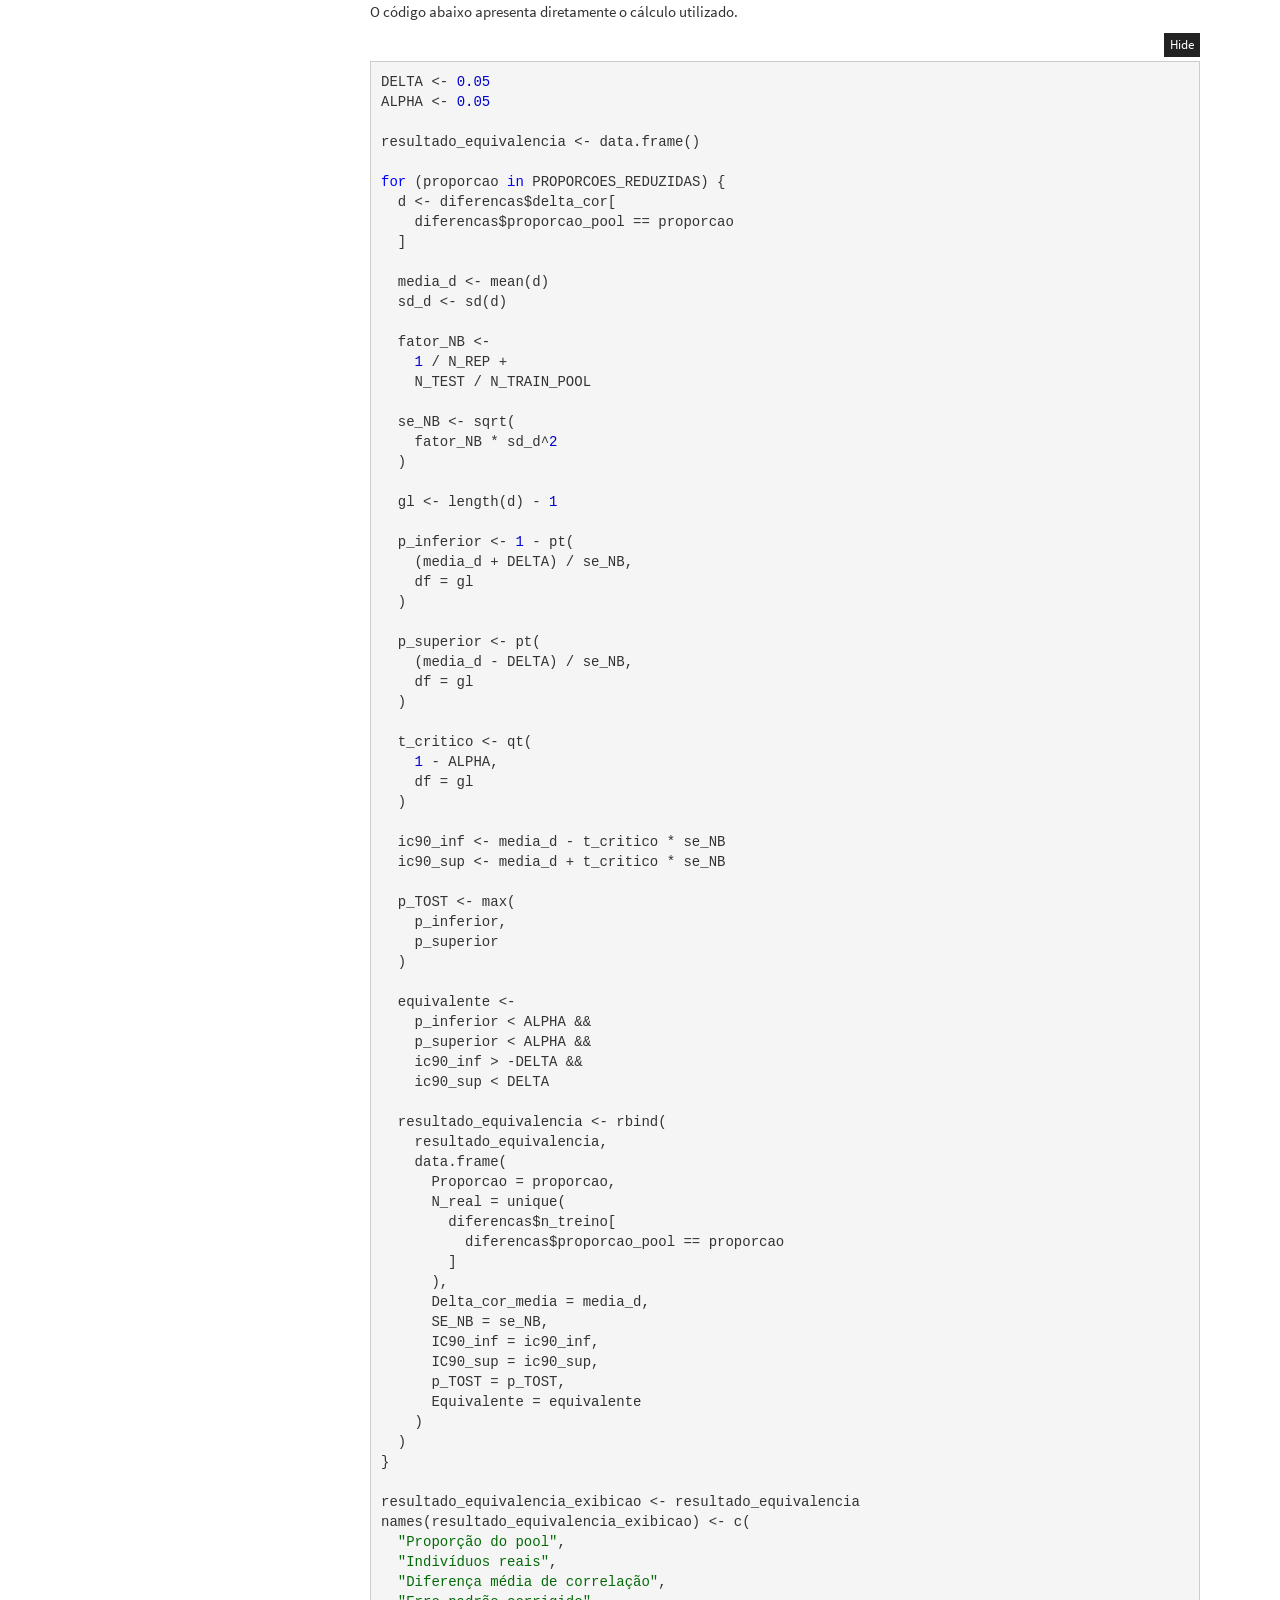
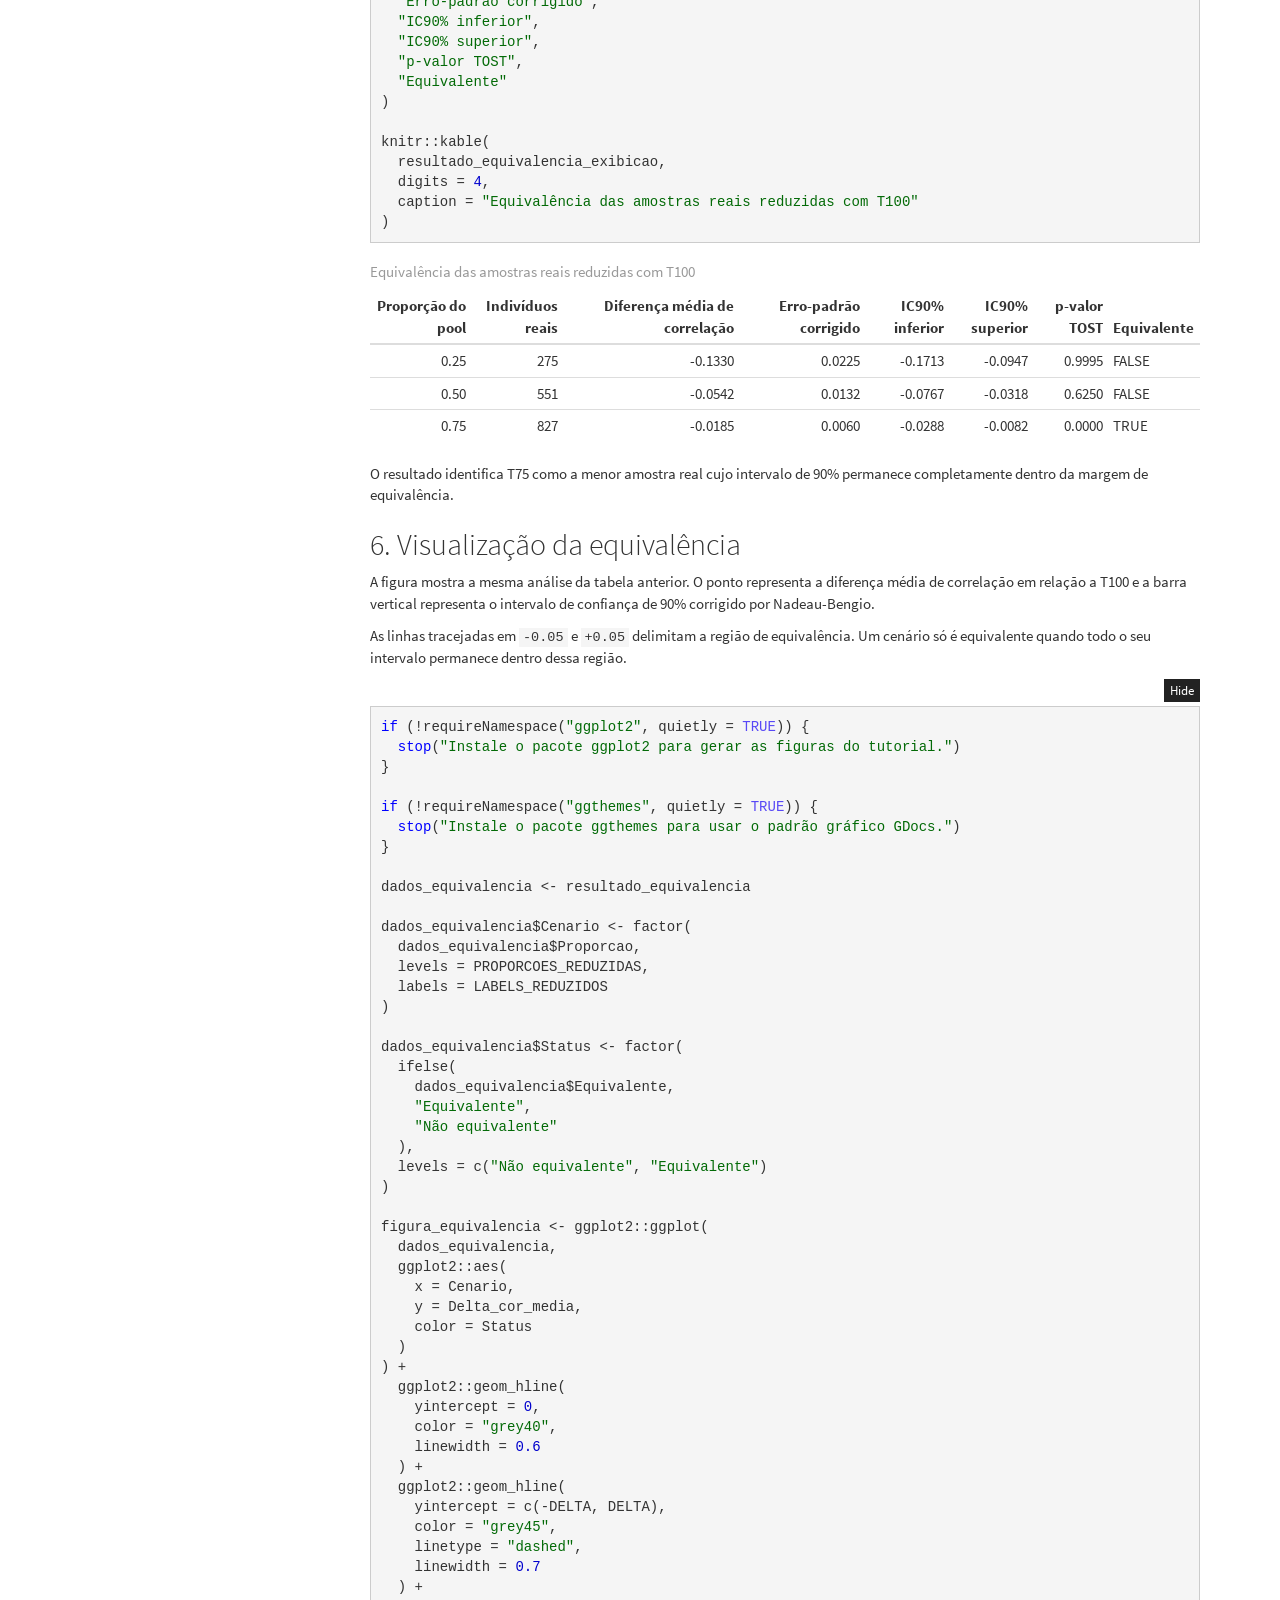
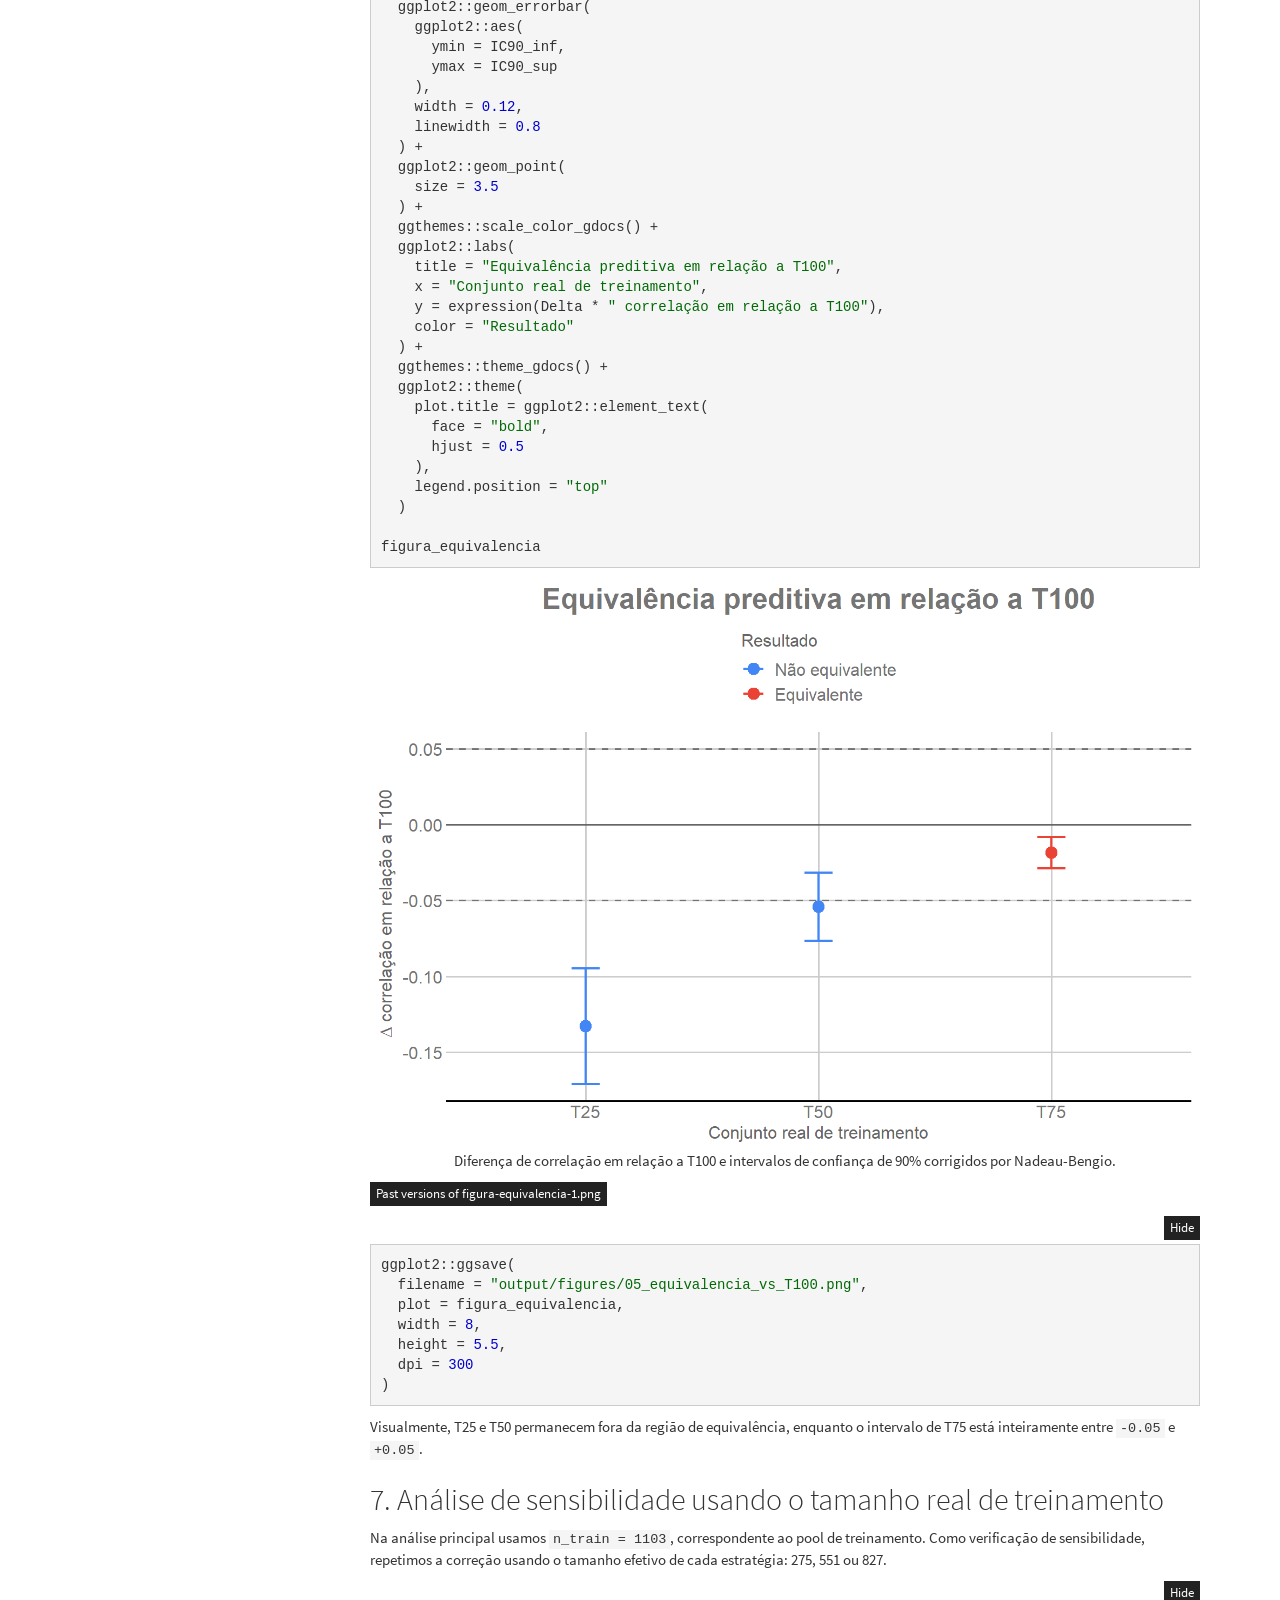
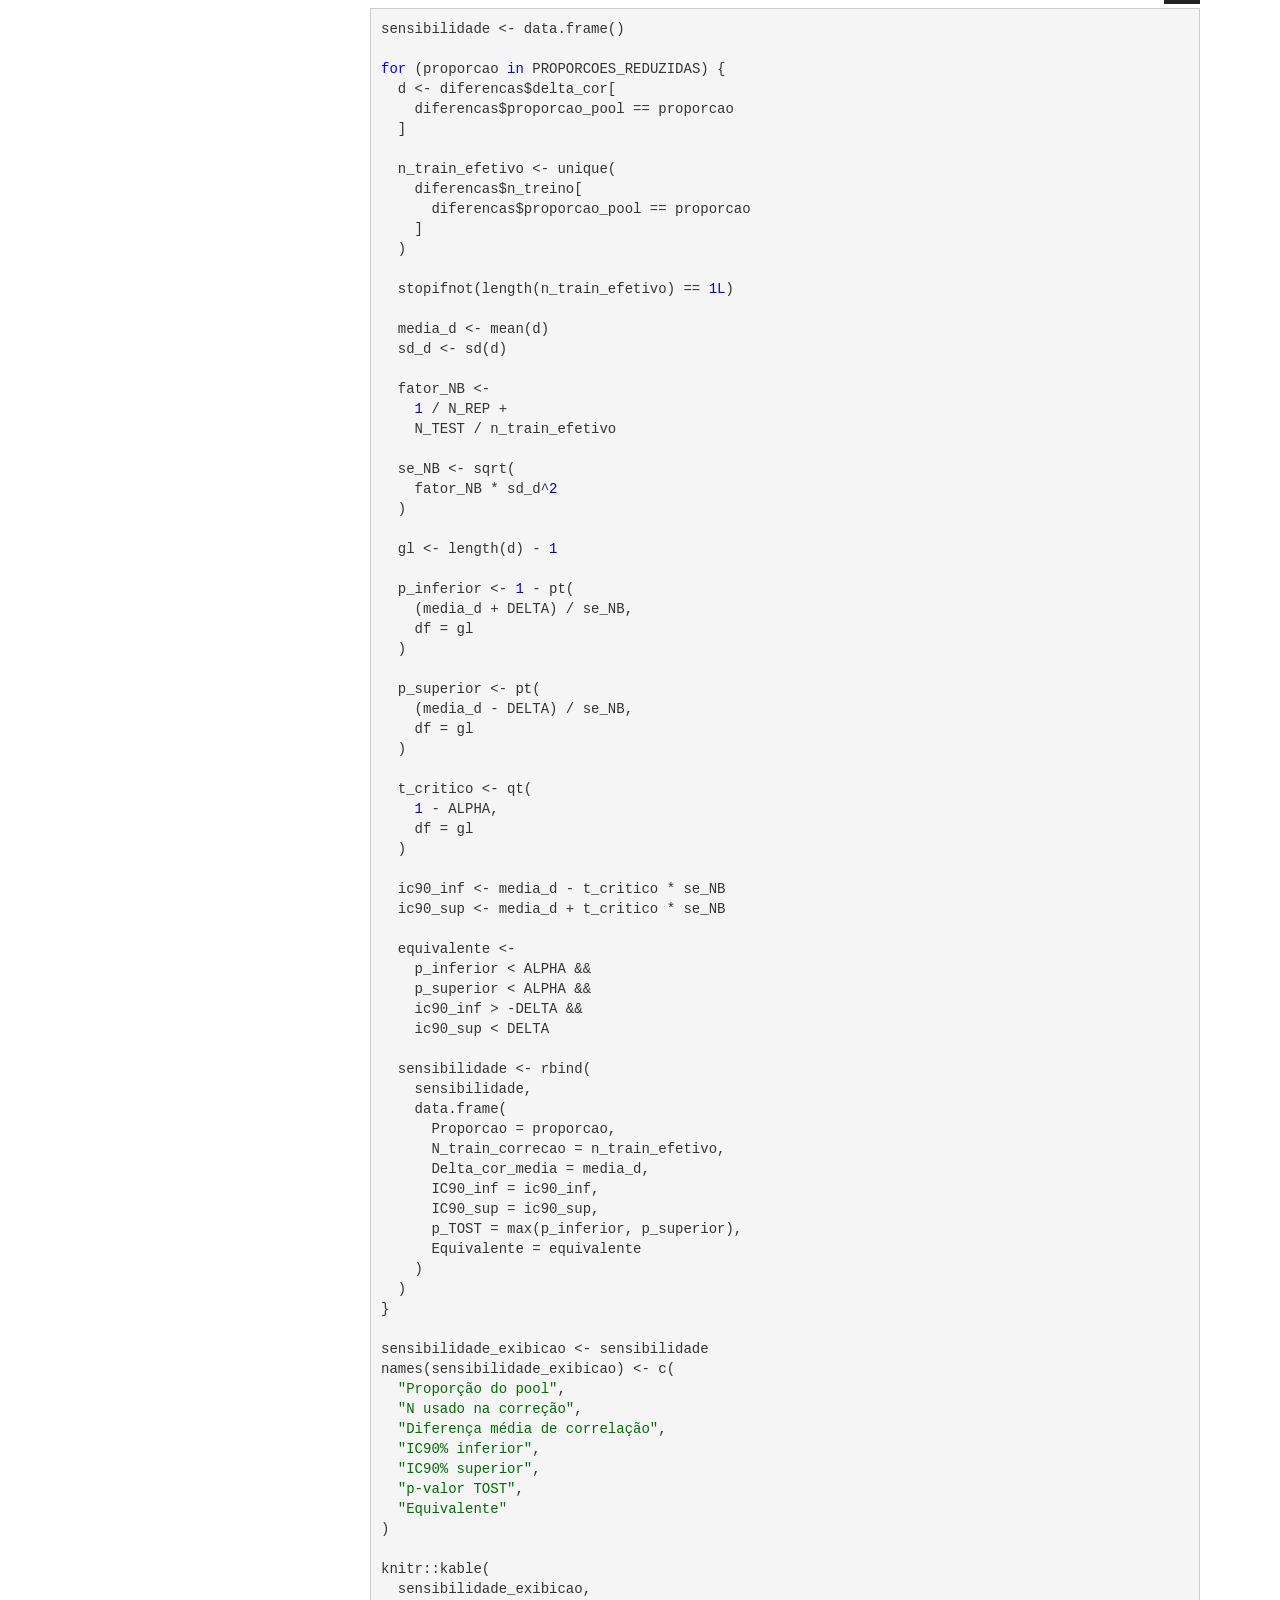
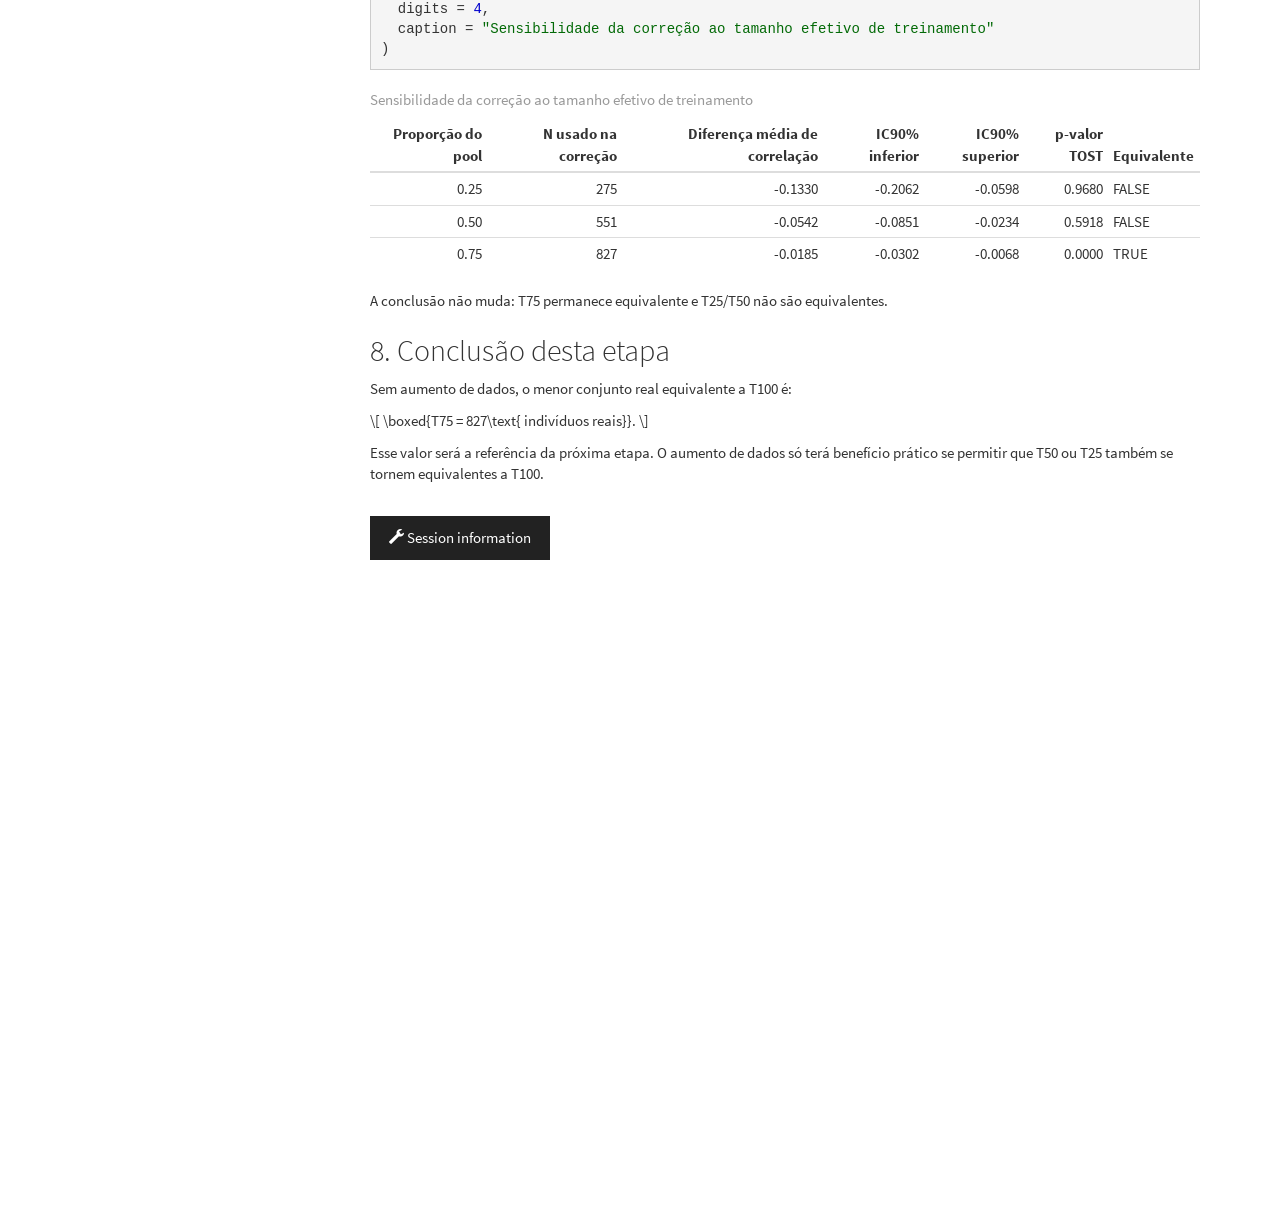
<file: docs/05_equivalence.html>
<!DOCTYPE html>

<html>

<head>

<meta charset="utf-8" />
<meta name="generator" content="pandoc" />
<meta http-equiv="X-UA-Compatible" content="IE=EDGE" />


<meta name="author" content="Weverton Gomes da Costa" />

<meta name="date" content="2026-08-17" />

<title>5. Equivalência com T100</title>

<script src="site_libs/header-attrs-2.30/header-attrs.js"></script>
<script src="site_libs/jquery-3.6.0/jquery-3.6.0.min.js"></script>
<meta name="viewport" content="width=device-width, initial-scale=1" />
<link href="site_libs/bootstrap-3.3.5/css/cosmo.min.css" rel="stylesheet" />
<script src="site_libs/bootstrap-3.3.5/js/bootstrap.min.js"></script>
<script src="site_libs/bootstrap-3.3.5/shim/html5shiv.min.js"></script>
<script src="site_libs/bootstrap-3.3.5/shim/respond.min.js"></script>
<style>h1 {font-size: 34px;}
       h1.title {font-size: 38px;}
       h2 {font-size: 30px;}
       h3 {font-size: 24px;}
       h4 {font-size: 18px;}
       h5 {font-size: 16px;}
       h6 {font-size: 12px;}
       code {color: inherit; background-color: rgba(0, 0, 0, 0.04);}
       pre:not([class]) { background-color: white }</style>
<script src="site_libs/jqueryui-1.13.2/jquery-ui.min.js"></script>
<link href="site_libs/tocify-1.9.1/jquery.tocify.css" rel="stylesheet" />
<script src="site_libs/tocify-1.9.1/jquery.tocify.js"></script>
<script src="site_libs/navigation-1.1/tabsets.js"></script>
<script src="site_libs/navigation-1.1/codefolding.js"></script>
<script src="site_libs/navigation-1.1/sourceembed.js"></script>
<link href="site_libs/highlightjs-9.12.0/textmate.css" rel="stylesheet" />
<script src="site_libs/highlightjs-9.12.0/highlight.js"></script>
<link href="site_libs/pagedtable-1.1/css/pagedtable.css" rel="stylesheet" />
<script src="site_libs/pagedtable-1.1/js/pagedtable.js"></script>
<link href="site_libs/font-awesome-6.5.2/css/all.min.css" rel="stylesheet" />
<link href="site_libs/font-awesome-6.5.2/css/v4-shims.min.css" rel="stylesheet" />

<link rel="icon" href="https://github.com/workflowr/workflowr-assets/raw/main/img/reproducible.png">
<!-- Add a small amount of space between sections. -->
<style type="text/css">
div.section {
  padding-top: 12px;
}
</style>



<style type="text/css">
  code{white-space: pre-wrap;}
  span.smallcaps{font-variant: small-caps;}
  span.underline{text-decoration: underline;}
  div.column{display: inline-block; vertical-align: top; width: 50%;}
  div.hanging-indent{margin-left: 1.5em; text-indent: -1.5em;}
  ul.task-list{list-style: none;}
    </style>

<style type="text/css">code{white-space: pre;}</style>
<script type="text/javascript">
if (window.hljs) {
  hljs.configure({languages: []});
  hljs.initHighlightingOnLoad();
  if (document.readyState && document.readyState === "complete") {
    window.setTimeout(function() { hljs.initHighlighting(); }, 0);
  }
}
</script>




<style type="text/css">
#rmd-source-code {
  display: none;
}
</style>





<style type = "text/css">
.main-container {
  max-width: 940px;
  margin-left: auto;
  margin-right: auto;
}
img {
  max-width:100%;
}
.tabbed-pane {
  padding-top: 12px;
}
.html-widget {
  margin-bottom: 20px;
}
button.code-folding-btn:focus {
  outline: none;
}
summary {
  display: list-item;
}
details > summary > p:only-child {
  display: inline;
}
pre code {
  padding: 0;
}
</style>


<style type="text/css">
.dropdown-submenu {
  position: relative;
}
.dropdown-submenu>.dropdown-menu {
  top: 0;
  left: 100%;
  margin-top: -6px;
  margin-left: -1px;
  border-radius: 0 6px 6px 6px;
}
.dropdown-submenu:hover>.dropdown-menu {
  display: block;
}
.dropdown-submenu>a:after {
  display: block;
  content: " ";
  float: right;
  width: 0;
  height: 0;
  border-color: transparent;
  border-style: solid;
  border-width: 5px 0 5px 5px;
  border-left-color: #cccccc;
  margin-top: 5px;
  margin-right: -10px;
}
.dropdown-submenu:hover>a:after {
  border-left-color: #adb5bd;
}
.dropdown-submenu.pull-left {
  float: none;
}
.dropdown-submenu.pull-left>.dropdown-menu {
  left: -100%;
  margin-left: 10px;
  border-radius: 6px 0 6px 6px;
}
</style>

<script type="text/javascript">
// manage active state of menu based on current page
$(document).ready(function () {
  // active menu anchor
  href = window.location.pathname
  href = href.substr(href.lastIndexOf('/') + 1)
  if (href === "")
    href = "index.html";
  var menuAnchor = $('a[href="' + href + '"]');

  // mark the anchor link active (and if it's in a dropdown, also mark that active)
  var dropdown = menuAnchor.closest('li.dropdown');
  if (window.bootstrap) { // Bootstrap 4+
    menuAnchor.addClass('active');
    dropdown.find('> .dropdown-toggle').addClass('active');
  } else { // Bootstrap 3
    menuAnchor.parent().addClass('active');
    dropdown.addClass('active');
  }

  // Navbar adjustments
  var navHeight = $(".navbar").first().height() + 15;
  var style = document.createElement('style');
  var pt = "padding-top: " + navHeight + "px; ";
  var mt = "margin-top: -" + navHeight + "px; ";
  var css = "";
  // offset scroll position for anchor links (for fixed navbar)
  for (var i = 1; i <= 6; i++) {
    css += ".section h" + i + "{ " + pt + mt + "}\n";
  }
  style.innerHTML = "body {" + pt + "padding-bottom: 40px; }\n" + css;
  document.head.appendChild(style);
});
</script>

<!-- tabsets -->

<style type="text/css">
.tabset-dropdown > .nav-tabs {
  display: inline-table;
  max-height: 500px;
  min-height: 44px;
  overflow-y: auto;
  border: 1px solid #ddd;
  border-radius: 4px;
}

.tabset-dropdown > .nav-tabs > li.active:before, .tabset-dropdown > .nav-tabs.nav-tabs-open:before {
  content: "\e259";
  font-family: 'Glyphicons Halflings';
  display: inline-block;
  padding: 10px;
  border-right: 1px solid #ddd;
}

.tabset-dropdown > .nav-tabs.nav-tabs-open > li.active:before {
  content: "\e258";
  font-family: 'Glyphicons Halflings';
  border: none;
}

.tabset-dropdown > .nav-tabs > li.active {
  display: block;
}

.tabset-dropdown > .nav-tabs > li > a,
.tabset-dropdown > .nav-tabs > li > a:focus,
.tabset-dropdown > .nav-tabs > li > a:hover {
  border: none;
  display: inline-block;
  border-radius: 4px;
  background-color: transparent;
}

.tabset-dropdown > .nav-tabs.nav-tabs-open > li {
  display: block;
  float: none;
}

.tabset-dropdown > .nav-tabs > li {
  display: none;
}
</style>

<!-- code folding -->
<style type="text/css">
.code-folding-btn { margin-bottom: 4px; }
</style>



<style type="text/css">

#TOC {
  margin: 25px 0px 20px 0px;
}
@media (max-width: 768px) {
#TOC {
  position: relative;
  width: 100%;
}
}

@media print {
.toc-content {
  /* see https://github.com/w3c/csswg-drafts/issues/4434 */
  float: right;
}
}

.toc-content {
  padding-left: 30px;
  padding-right: 40px;
}

div.main-container {
  max-width: 1200px;
}

div.tocify {
  width: 20%;
  max-width: 260px;
  max-height: 85%;
}

@media (min-width: 768px) and (max-width: 991px) {
  div.tocify {
    width: 25%;
  }
}

@media (max-width: 767px) {
  div.tocify {
    width: 100%;
    max-width: none;
  }
}

.tocify ul, .tocify li {
  line-height: 20px;
}

.tocify-subheader .tocify-item {
  font-size: 0.90em;
}

.tocify .list-group-item {
  border-radius: 0px;
}


</style>



</head>

<body>


<div class="container-fluid main-container">


<!-- setup 3col/9col grid for toc_float and main content  -->
<div class="row">
<div class="col-xs-12 col-sm-4 col-md-3">
<div id="TOC" class="tocify">
</div>
</div>

<div class="toc-content col-xs-12 col-sm-8 col-md-9">




<div class="navbar navbar-default  navbar-fixed-top" role="navigation">
  <div class="container">
    <div class="navbar-header">
      <button type="button" class="navbar-toggle collapsed" data-toggle="collapse" data-bs-toggle="collapse" data-target="#navbar" data-bs-target="#navbar">
        <span class="icon-bar"></span>
        <span class="icon-bar"></span>
        <span class="icon-bar"></span>
      </button>
      <a class="navbar-brand" href="index.html">Predição genômica</a>
    </div>
    <div id="navbar" class="navbar-collapse collapse">
      <ul class="nav navbar-nav">
        <li>
  <a href="index.html">Início</a>
</li>
<li>
  <a href="01_data_audit.html">1. Dados</a>
</li>
<li>
  <a href="02_sampling_splits.html">2. Amostragem</a>
</li>
<li>
  <a href="03_genomic_matrix.html">3. Matriz G</a>
</li>
<li>
  <a href="04_gblup_baseline.html">4. GBLUP</a>
</li>
<li>
  <a href="05_equivalence.html">5. Equivalência</a>
</li>
<li>
  <a href="06_data_augmentation.html">6. Aumento de dados</a>
</li>
<li>
  <a href="07_population_informed_mixup.html">7. Mixup populacional</a>
</li>
<li>
  <a href="about.html">Sobre</a>
</li>
<li>
  <a href="license.html">Licença</a>
</li>
      </ul>
      <ul class="nav navbar-nav navbar-right">
        <li>
  <a href="https://github.com/WevertonGomesCosta/genomic-prediction-data-augmentation">
    <span class="fa fa-github"></span>
     
    Código-fonte
  </a>
</li>
      </ul>
    </div><!--/.nav-collapse -->
  </div><!--/.container -->
</div><!--/.navbar -->

<div id="header">

<div class="btn-group pull-right float-right">
<button type="button" class="btn btn-default btn-xs btn-secondary btn-sm dropdown-toggle" data-toggle="dropdown" data-bs-toggle="dropdown" aria-haspopup="true" aria-expanded="false"><span>Code</span> <span class="caret"></span></button>
<ul class="dropdown-menu dropdown-menu-right" style="min-width: 50px;">
<li><a id="rmd-show-all-code" href="#">Show All Code</a></li>
<li><a id="rmd-hide-all-code" href="#">Hide All Code</a></li>
<li role="separator" class="divider"></li>
<li><a id="rmd-download-source" href="#">Download Rmd</a></li>
</ul>
</div>



<h1 class="title toc-ignore">5. Equivalência com T100</h1>
<h4 class="author">Weverton Gomes da Costa</h4>
<h4 class="date">2026-08-17</h4>

</div>


<div id="objetivo" class="section level2">
<h2>1. Objetivo</h2>
<p>A curva de aprendizado mostrou que T75 apresenta desempenho próximo
de T100. Agora precisamos responder uma pergunta mais específica:</p>
<blockquote>
<p>A diferença é pequena o suficiente para considerar uma amostra
reduzida praticamente equivalente a T100?</p>
</blockquote>
<p>Não procuramos provar que as correlações são exatamente iguais.
Definimos uma margem de diferença considerada pequena para este
estudo:</p>
<p><span class="math display">\[
\delta = 0.05.
\]</span></p>
<p>Neste tutorial, <code>delta = 0.05</code> representa a menor
diferença de interesse científico, conhecida pela sigla SESOI
(<em>Smallest Effect Size of Interest</em>). Essa margem foi definida
especificamente para este estudo e não deve ser interpretada como um
limiar universal para estudos de predição genômica.</p>
<p>Uma estratégia será considerada equivalente quando o intervalo de
confiança do efeito estiver totalmente dentro de:</p>
<p><span class="math display">\[
[-0.05,\,+0.05].
\]</span></p>
</div>
<div id="resultados-de-referência-com-dados-reais"
class="section level2">
<h2>2. Resultados de referência com dados reais</h2>
<p>Esta etapa utiliza apenas os 120 resultados com indivíduos reais já
produzidos na Etapa 4. Nenhum GBLUP é reajustado.</p>
<pre class="r"><code>BASELINE_FILE &lt;- &quot;output/04_baseline_results.csv&quot;

if (!file.exists(BASELINE_FILE)) {
  stop(&quot;Arquivo ausente: output/04_baseline_results.csv&quot;)
}

baseline &lt;- read.csv(BASELINE_FILE)

PROPORCOES &lt;- sort(unique(baseline$proporcao_pool))
PROP_T100 &lt;- max(PROPORCOES)
PROPORCOES_REDUZIDAS &lt;- PROPORCOES[PROPORCOES &lt; PROP_T100]

N_REP &lt;- length(unique(baseline$repeticao))
N_TAMANHOS &lt;- length(PROPORCOES)
N_CENARIOS &lt;- N_REP * N_TAMANHOS

N_TEST &lt;- unique(baseline$n_validacao)
N_TRAIN_POOL &lt;- unique(
  baseline$n_treino[
    baseline$proporcao_pool == PROP_T100
  ]
)

LABELS_REDUZIDOS &lt;- paste0(
  &quot;T&quot;,
  PROPORCOES_REDUZIDAS * 100
)

stopifnot(length(N_TEST) == 1L)
stopifnot(length(N_TRAIN_POOL) == 1L)
stopifnot(nrow(baseline) == N_CENARIOS)</code></pre>
</div>
<div id="diferenças-pareadas-contra-t100" class="section level2">
<h2>3. Diferenças pareadas contra T100</h2>
<p>Cada cenário reduzido é comparado com T100 <strong>na mesma
repetição</strong>. Isso é possível porque ambos foram avaliados
exatamente nos mesmos 276 indivíduos de validação.</p>
<pre class="r"><code>t100 &lt;- baseline[
  baseline$proporcao_pool == PROP_T100,
  c(&quot;repeticao&quot;, &quot;correlacao&quot;)
]

names(t100)[2] &lt;- &quot;correlacao_T100&quot;

reduzidos &lt;- baseline[
  baseline$proporcao_pool &lt; PROP_T100,
  c(
    &quot;repeticao&quot;,
    &quot;proporcao_pool&quot;,
    &quot;n_treino&quot;,
    &quot;correlacao&quot;
  )
]

diferencas &lt;- merge(
  reduzidos,
  t100,
  by = &quot;repeticao&quot;
)

diferencas$delta_cor &lt;-
  diferencas$correlacao -
  diferencas$correlacao_T100

resumo_diferencas &lt;- aggregate(
  delta_cor ~ proporcao_pool,
  data = diferencas,
  FUN = mean
)

names(resumo_diferencas) &lt;- c(
  &quot;Proporção do pool&quot;,
  &quot;Diferença média de correlação&quot;
)

knitr::kable(
  resumo_diferencas,
  digits = 4,
  caption = &quot;Diferença média de correlação em relação a T100&quot;
)</code></pre>
<table>
<caption>Diferença média de correlação em relação a T100</caption>
<thead>
<tr class="header">
<th align="right">Proporção do pool</th>
<th align="right">Diferença média de correlação</th>
</tr>
</thead>
<tbody>
<tr class="odd">
<td align="right">0.25</td>
<td align="right">-0.1330</td>
</tr>
<tr class="even">
<td align="right">0.50</td>
<td align="right">-0.0542</td>
</tr>
<tr class="odd">
<td align="right">0.75</td>
<td align="right">-0.0185</td>
</tr>
</tbody>
</table>
<p>Valores negativos indicam que a amostra reduzida teve correlação
menor que T100.</p>
</div>
<div id="por-que-corrigir-o-erro-padrão" class="section level2">
<h2>4. Por que corrigir o erro-padrão?</h2>
<p>As 30 repetições não são 30 experimentos completamente independentes.
Os conjuntos de validação são sorteados da mesma população e um mesmo
indivíduo pode aparecer em várias repetições.</p>
<p>Por isso usamos a aproximação de Nadeau-Bengio para aumentar o
erro-padrão em relação ao teste pareado ingênuo. O procedimento original
foi proposto para comparações sob reamostragem repetida; aqui utilizamos
esse erro-padrão corrigido dentro do TOST como uma adaptação para a
análise de equivalência:</p>
<p><span class="math display">\[
SE_{NB}=
\sqrt{
\left(
\frac{1}{R}+
\frac{n_{test}}{n_{train}}
\right)s_d^2
}.
\]</span></p>
<p>Aqui:</p>
<ul>
<li><code>R = 30</code> repetições;</li>
<li><code>n_test = 276</code> indivíduos de validação;</li>
<li><code>n_train = 1103</code> para a análise primária;</li>
<li><code>s_d</code> é o desvio-padrão das diferenças pareadas.</li>
</ul>
</div>
<div id="tost-com-correção-de-nadeau-bengio" class="section level2">
<h2>5. TOST com correção de Nadeau-Bengio</h2>
<p>O TOST (<em>Two One-Sided Tests</em>) é um procedimento de
equivalência baseado em dois testes unilaterais. Para declarar
equivalência, precisamos rejeitar simultaneamente que a diferença seja
menor ou igual a <code>-0.05</code> e que seja maior ou igual a
<code>+0.05</code>.</p>
<p>O código abaixo apresenta diretamente o cálculo utilizado.</p>
<pre class="r"><code>DELTA &lt;- 0.05
ALPHA &lt;- 0.05

resultado_equivalencia &lt;- data.frame()

for (proporcao in PROPORCOES_REDUZIDAS) {
  d &lt;- diferencas$delta_cor[
    diferencas$proporcao_pool == proporcao
  ]

  media_d &lt;- mean(d)
  sd_d &lt;- sd(d)

  fator_NB &lt;-
    1 / N_REP +
    N_TEST / N_TRAIN_POOL

  se_NB &lt;- sqrt(
    fator_NB * sd_d^2
  )

  gl &lt;- length(d) - 1

  p_inferior &lt;- 1 - pt(
    (media_d + DELTA) / se_NB,
    df = gl
  )

  p_superior &lt;- pt(
    (media_d - DELTA) / se_NB,
    df = gl
  )

  t_critico &lt;- qt(
    1 - ALPHA,
    df = gl
  )

  ic90_inf &lt;- media_d - t_critico * se_NB
  ic90_sup &lt;- media_d + t_critico * se_NB

  p_TOST &lt;- max(
    p_inferior,
    p_superior
  )

  equivalente &lt;-
    p_inferior &lt; ALPHA &amp;&amp;
    p_superior &lt; ALPHA &amp;&amp;
    ic90_inf &gt; -DELTA &amp;&amp;
    ic90_sup &lt; DELTA

  resultado_equivalencia &lt;- rbind(
    resultado_equivalencia,
    data.frame(
      Proporcao = proporcao,
      N_real = unique(
        diferencas$n_treino[
          diferencas$proporcao_pool == proporcao
        ]
      ),
      Delta_cor_media = media_d,
      SE_NB = se_NB,
      IC90_inf = ic90_inf,
      IC90_sup = ic90_sup,
      p_TOST = p_TOST,
      Equivalente = equivalente
    )
  )
}

resultado_equivalencia_exibicao &lt;- resultado_equivalencia
names(resultado_equivalencia_exibicao) &lt;- c(
  &quot;Proporção do pool&quot;,
  &quot;Indivíduos reais&quot;,
  &quot;Diferença média de correlação&quot;,
  &quot;Erro-padrão corrigido&quot;,
  &quot;IC90% inferior&quot;,
  &quot;IC90% superior&quot;,
  &quot;p-valor TOST&quot;,
  &quot;Equivalente&quot;
)

knitr::kable(
  resultado_equivalencia_exibicao,
  digits = 4,
  caption = &quot;Equivalência das amostras reais reduzidas com T100&quot;
)</code></pre>
<table style="width:100%;">
<caption>Equivalência das amostras reais reduzidas com T100</caption>
<colgroup>
<col width="12%" />
<col width="11%" />
<col width="21%" />
<col width="15%" />
<col width="10%" />
<col width="10%" />
<col width="9%" />
<col width="8%" />
</colgroup>
<thead>
<tr class="header">
<th align="right">Proporção do pool</th>
<th align="right">Indivíduos reais</th>
<th align="right">Diferença média de correlação</th>
<th align="right">Erro-padrão corrigido</th>
<th align="right">IC90% inferior</th>
<th align="right">IC90% superior</th>
<th align="right">p-valor TOST</th>
<th align="left">Equivalente</th>
</tr>
</thead>
<tbody>
<tr class="odd">
<td align="right">0.25</td>
<td align="right">275</td>
<td align="right">-0.1330</td>
<td align="right">0.0225</td>
<td align="right">-0.1713</td>
<td align="right">-0.0947</td>
<td align="right">0.9995</td>
<td align="left">FALSE</td>
</tr>
<tr class="even">
<td align="right">0.50</td>
<td align="right">551</td>
<td align="right">-0.0542</td>
<td align="right">0.0132</td>
<td align="right">-0.0767</td>
<td align="right">-0.0318</td>
<td align="right">0.6250</td>
<td align="left">FALSE</td>
</tr>
<tr class="odd">
<td align="right">0.75</td>
<td align="right">827</td>
<td align="right">-0.0185</td>
<td align="right">0.0060</td>
<td align="right">-0.0288</td>
<td align="right">-0.0082</td>
<td align="right">0.0000</td>
<td align="left">TRUE</td>
</tr>
</tbody>
</table>
<p>O resultado identifica T75 como a menor amostra real cujo intervalo
de 90% permanece completamente dentro da margem de equivalência.</p>
</div>
<div id="visualização-da-equivalência" class="section level2">
<h2>6. Visualização da equivalência</h2>
<p>A figura mostra a mesma análise da tabela anterior. O ponto
representa a diferença média de correlação em relação a T100 e a barra
vertical representa o intervalo de confiança de 90% corrigido por
Nadeau-Bengio.</p>
<p>As linhas tracejadas em <code>-0.05</code> e <code>+0.05</code>
delimitam a região de equivalência. Um cenário só é equivalente quando
todo o seu intervalo permanece dentro dessa região.</p>
<pre class="r"><code>if (!requireNamespace(&quot;ggplot2&quot;, quietly = TRUE)) {
  stop(&quot;Instale o pacote ggplot2 para gerar as figuras do tutorial.&quot;)
}

if (!requireNamespace(&quot;ggthemes&quot;, quietly = TRUE)) {
  stop(&quot;Instale o pacote ggthemes para usar o padrão gráfico GDocs.&quot;)
}

dados_equivalencia &lt;- resultado_equivalencia

dados_equivalencia$Cenario &lt;- factor(
  dados_equivalencia$Proporcao,
  levels = PROPORCOES_REDUZIDAS,
  labels = LABELS_REDUZIDOS
)

dados_equivalencia$Status &lt;- factor(
  ifelse(
    dados_equivalencia$Equivalente,
    &quot;Equivalente&quot;,
    &quot;Não equivalente&quot;
  ),
  levels = c(&quot;Não equivalente&quot;, &quot;Equivalente&quot;)
)

figura_equivalencia &lt;- ggplot2::ggplot(
  dados_equivalencia,
  ggplot2::aes(
    x = Cenario,
    y = Delta_cor_media,
    color = Status
  )
) +
  ggplot2::geom_hline(
    yintercept = 0,
    color = &quot;grey40&quot;,
    linewidth = 0.6
  ) +
  ggplot2::geom_hline(
    yintercept = c(-DELTA, DELTA),
    color = &quot;grey45&quot;,
    linetype = &quot;dashed&quot;,
    linewidth = 0.7
  ) +
  ggplot2::geom_errorbar(
    ggplot2::aes(
      ymin = IC90_inf,
      ymax = IC90_sup
    ),
    width = 0.12,
    linewidth = 0.8
  ) +
  ggplot2::geom_point(
    size = 3.5
  ) +
  ggthemes::scale_color_gdocs() +
  ggplot2::labs(
    title = &quot;Equivalência preditiva em relação a T100&quot;,
    x = &quot;Conjunto real de treinamento&quot;,
    y = expression(Delta * &quot; correlação em relação a T100&quot;),
    color = &quot;Resultado&quot;
  ) +
  ggthemes::theme_gdocs() +
  ggplot2::theme(
    plot.title = ggplot2::element_text(
      face = &quot;bold&quot;,
      hjust = 0.5
    ),
    legend.position = &quot;top&quot;
  )

figura_equivalencia</code></pre>
<div class="figure" style="text-align: center">
<img src="figure/05_equivalence.Rmd/figura-equivalencia-1.png" alt="Diferença de correlação em relação a T100 e intervalos de confiança de 90% corrigidos por Nadeau-Bengio." width="100%" />
<p class="caption">
Diferença de correlação em relação a T100 e intervalos de confiança de
90% corrigidos por Nadeau-Bengio.
</p>
</div>
<p>
<button type="button" class="btn btn-default btn-xs btn-workflowr btn-workflowr-fig" data-toggle="collapse" data-target="#fig-figura-equivalencia-1">
Past versions of figura-equivalencia-1.png
</button>
</p>
<div id="fig-figura-equivalencia-1" class="collapse">
<div class="table-responsive">
<table class="table table-condensed table-hover">
<thead>
<tr>
<th>
Version
</th>
<th>
Author
</th>
<th>
Date
</th>
</tr>
</thead>
<tbody>
<tr>
<td>
<a href="https://github.com/WevertonGomesCosta/genomic-prediction-data-augmentation/blob/d648821de44e35cc5c1497746f8e8694daaaf9d7/docs/figure/05_equivalence.Rmd/figura-equivalencia-1.png" target="_blank">d648821</a>
</td>
<td>
WevertonGomesCosta
</td>
<td>
2026-08-12
</td>
</tr>
<tr>
<td>
<a href="https://github.com/WevertonGomesCosta/genomic-prediction-data-augmentation/blob/db45d13e26a47d0fb6981c58229aad355d09def9/docs/figure/05_equivalence.Rmd/figura-equivalencia-1.png" target="_blank">db45d13</a>
</td>
<td>
WevertonGomesCosta
</td>
<td>
2026-08-11
</td>
</tr>
</tbody>
</table>
</div>
</div>
<pre class="r"><code>ggplot2::ggsave(
  filename = &quot;output/figures/05_equivalencia_vs_T100.png&quot;,
  plot = figura_equivalencia,
  width = 8,
  height = 5.5,
  dpi = 300
)</code></pre>
<p>Visualmente, T25 e T50 permanecem fora da região de equivalência,
enquanto o intervalo de T75 está inteiramente entre <code>-0.05</code> e
<code>+0.05</code>.</p>
</div>
<div id="análise-de-sensibilidade-usando-o-tamanho-real-de-treinamento"
class="section level2">
<h2>7. Análise de sensibilidade usando o tamanho real de
treinamento</h2>
<p>Na análise principal usamos <code>n_train = 1103</code>,
correspondente ao pool de treinamento. Como verificação de
sensibilidade, repetimos a correção usando o tamanho efetivo de cada
estratégia: 275, 551 ou 827.</p>
<pre class="r"><code>sensibilidade &lt;- data.frame()

for (proporcao in PROPORCOES_REDUZIDAS) {
  d &lt;- diferencas$delta_cor[
    diferencas$proporcao_pool == proporcao
  ]

  n_train_efetivo &lt;- unique(
    diferencas$n_treino[
      diferencas$proporcao_pool == proporcao
    ]
  )

  stopifnot(length(n_train_efetivo) == 1L)

  media_d &lt;- mean(d)
  sd_d &lt;- sd(d)

  fator_NB &lt;-
    1 / N_REP +
    N_TEST / n_train_efetivo

  se_NB &lt;- sqrt(
    fator_NB * sd_d^2
  )

  gl &lt;- length(d) - 1

  p_inferior &lt;- 1 - pt(
    (media_d + DELTA) / se_NB,
    df = gl
  )

  p_superior &lt;- pt(
    (media_d - DELTA) / se_NB,
    df = gl
  )

  t_critico &lt;- qt(
    1 - ALPHA,
    df = gl
  )

  ic90_inf &lt;- media_d - t_critico * se_NB
  ic90_sup &lt;- media_d + t_critico * se_NB

  equivalente &lt;-
    p_inferior &lt; ALPHA &amp;&amp;
    p_superior &lt; ALPHA &amp;&amp;
    ic90_inf &gt; -DELTA &amp;&amp;
    ic90_sup &lt; DELTA

  sensibilidade &lt;- rbind(
    sensibilidade,
    data.frame(
      Proporcao = proporcao,
      N_train_correcao = n_train_efetivo,
      Delta_cor_media = media_d,
      IC90_inf = ic90_inf,
      IC90_sup = ic90_sup,
      p_TOST = max(p_inferior, p_superior),
      Equivalente = equivalente
    )
  )
}

sensibilidade_exibicao &lt;- sensibilidade
names(sensibilidade_exibicao) &lt;- c(
  &quot;Proporção do pool&quot;,
  &quot;N usado na correção&quot;,
  &quot;Diferença média de correlação&quot;,
  &quot;IC90% inferior&quot;,
  &quot;IC90% superior&quot;,
  &quot;p-valor TOST&quot;,
  &quot;Equivalente&quot;
)

knitr::kable(
  sensibilidade_exibicao,
  digits = 4,
  caption = &quot;Sensibilidade da correção ao tamanho efetivo de treinamento&quot;
)</code></pre>
<table>
<caption>Sensibilidade da correção ao tamanho efetivo de
treinamento</caption>
<colgroup>
<col width="14%" />
<col width="16%" />
<col width="24%" />
<col width="12%" />
<col width="12%" />
<col width="10%" />
<col width="9%" />
</colgroup>
<thead>
<tr class="header">
<th align="right">Proporção do pool</th>
<th align="right">N usado na correção</th>
<th align="right">Diferença média de correlação</th>
<th align="right">IC90% inferior</th>
<th align="right">IC90% superior</th>
<th align="right">p-valor TOST</th>
<th align="left">Equivalente</th>
</tr>
</thead>
<tbody>
<tr class="odd">
<td align="right">0.25</td>
<td align="right">275</td>
<td align="right">-0.1330</td>
<td align="right">-0.2062</td>
<td align="right">-0.0598</td>
<td align="right">0.9680</td>
<td align="left">FALSE</td>
</tr>
<tr class="even">
<td align="right">0.50</td>
<td align="right">551</td>
<td align="right">-0.0542</td>
<td align="right">-0.0851</td>
<td align="right">-0.0234</td>
<td align="right">0.5918</td>
<td align="left">FALSE</td>
</tr>
<tr class="odd">
<td align="right">0.75</td>
<td align="right">827</td>
<td align="right">-0.0185</td>
<td align="right">-0.0302</td>
<td align="right">-0.0068</td>
<td align="right">0.0000</td>
<td align="left">TRUE</td>
</tr>
</tbody>
</table>
<p>A conclusão não muda: T75 permanece equivalente e T25/T50 não são
equivalentes.</p>
</div>
<div id="conclusão-desta-etapa" class="section level2">
<h2>8. Conclusão desta etapa</h2>
<p>Sem aumento de dados, o menor conjunto real equivalente a T100 é:</p>
<p><span class="math display">\[
\boxed{T75 = 827\text{ indivíduos reais}}.
\]</span></p>
<p>Esse valor será a referência da próxima etapa. O aumento de dados só
terá benefício prático se permitir que T50 ou T25 também se tornem
equivalentes a T100.</p>
<br>
<p>
<button type="button" class="btn btn-default btn-workflowr btn-workflowr-sessioninfo" data-toggle="collapse" data-target="#workflowr-sessioninfo" style="display: block;">
<span class="glyphicon glyphicon-wrench" aria-hidden="true"></span>
Session information
</button>
</p>
<div id="workflowr-sessioninfo" class="collapse">
<pre class="r"><code>sessionInfo()</code></pre>
<pre><code>R version 4.5.1 (2025-06-13 ucrt)
Platform: x86_64-w64-mingw32/x64
Running under: Windows 11 x64 (build 26200)

Matrix products: default
  LAPACK version 3.12.1

locale:
[1] LC_COLLATE=Portuguese_Brazil.utf8  LC_CTYPE=Portuguese_Brazil.utf8   
[3] LC_MONETARY=Portuguese_Brazil.utf8 LC_NUMERIC=C                      
[5] LC_TIME=Portuguese_Brazil.utf8    

time zone: America/Sao_Paulo
tzcode source: internal

attached base packages:
[1] stats     graphics  grDevices datasets  utils     methods   base     

loaded via a namespace (and not attached):
 [1] gtable_0.3.6       jsonlite_2.0.0     compiler_4.5.1     renv_1.1.8        
 [5] promises_1.5.0     Rcpp_1.1.2         stringr_1.6.0      git2r_0.36.2      
 [9] later_1.4.4        jquerylib_0.1.4    scales_1.4.0       yaml_2.3.12       
[13] fastmap_1.2.0      ggplot2_4.0.0      R6_2.6.1           labeling_0.4.3    
[17] workflowr_1.7.2    knitr_1.50         tibble_3.3.1       rprojroot_2.1.1   
[21] bslib_0.9.0        pillar_1.11.1      RColorBrewer_1.1-3 ggthemes_5.2.0    
[25] rlang_1.1.7        cachem_1.1.0       stringi_1.8.7      httpuv_1.6.16     
[29] xfun_0.54          S7_0.2.1           fs_1.6.6           sass_0.4.10       
[33] otel_0.2.0         cli_3.6.5          withr_3.0.2        magrittr_2.0.4    
[37] digest_0.6.39      grid_4.5.1         rstudioapi_0.17.1  lifecycle_1.0.5   
[41] vctrs_0.7.1        evaluate_1.0.5     glue_1.8.0         whisker_0.4.1     
[45] farver_2.1.2       purrr_1.2.1        rmarkdown_2.30     tools_4.5.1       
[49] pkgconfig_2.0.3    htmltools_0.5.9   </code></pre>
</div>
</div>

<div id="rmd-source-code">[base64]</div>

<!-- Adjust MathJax settings so that all math formulae are shown using
TeX fonts only; see
https://docs.mathjax.org/en/latest/web/configuration.html. This will make
the presentation more consistent at the cost of the webpage sometimes
taking slightly longer to load. Note that this only works because the
footer is added to webpages before the MathJax javascript. -->
<script type="text/x-mathjax-config">
  MathJax.Hub.Config({
    "HTML-CSS": { availableFonts: ["TeX"] }
  });
</script>




</div>
</div>

</div>

<script>

// add bootstrap table styles to pandoc tables
function bootstrapStylePandocTables() {
  $('tr.odd').parent('tbody').parent('table').addClass('table table-condensed');
}
$(document).ready(function () {
  bootstrapStylePandocTables();
});


</script>

<!-- tabsets -->

<script>
$(document).ready(function () {
  window.buildTabsets("TOC");
});

$(document).ready(function () {
  $('.tabset-dropdown > .nav-tabs > li').click(function () {
    $(this).parent().toggleClass('nav-tabs-open');
  });
});
</script>

<!-- code folding -->
<script>
$(document).ready(function () {
  window.initializeSourceEmbed("05_equivalence.Rmd");
  window.initializeCodeFolding("show" === "show");
});
</script>

<script>
$(document).ready(function ()  {

    // temporarily add toc-ignore selector to headers for the consistency with Pandoc
    $('.unlisted.unnumbered').addClass('toc-ignore')

    // move toc-ignore selectors from section div to header
    $('div.section.toc-ignore')
        .removeClass('toc-ignore')
        .children('h1,h2,h3,h4,h5').addClass('toc-ignore');

    // establish options
    var options = {
      selectors: "h1,h2,h3",
      theme: "bootstrap3",
      context: '.toc-content',
      hashGenerator: function (text) {
        return text.replace(/[.\\/?&!#<>]/g, '').replace(/\s/g, '_');
      },
      ignoreSelector: ".toc-ignore",
      scrollTo: 0
    };
    options.showAndHide = true;
    options.smoothScroll = true;

    // tocify
    var toc = $("#TOC").tocify(options).data("toc-tocify");
});
</script>

<!-- dynamically load mathjax for compatibility with self-contained -->
<script>
  (function () {
    var script = document.createElement("script");
    script.type = "text/javascript";
    script.src  = "https://mathjax.rstudio.com/latest/MathJax.js?config=TeX-AMS-MML_HTMLorMML";
    document.getElementsByTagName("head")[0].appendChild(script);
  })();
</script>

</body>
</html>
</file>
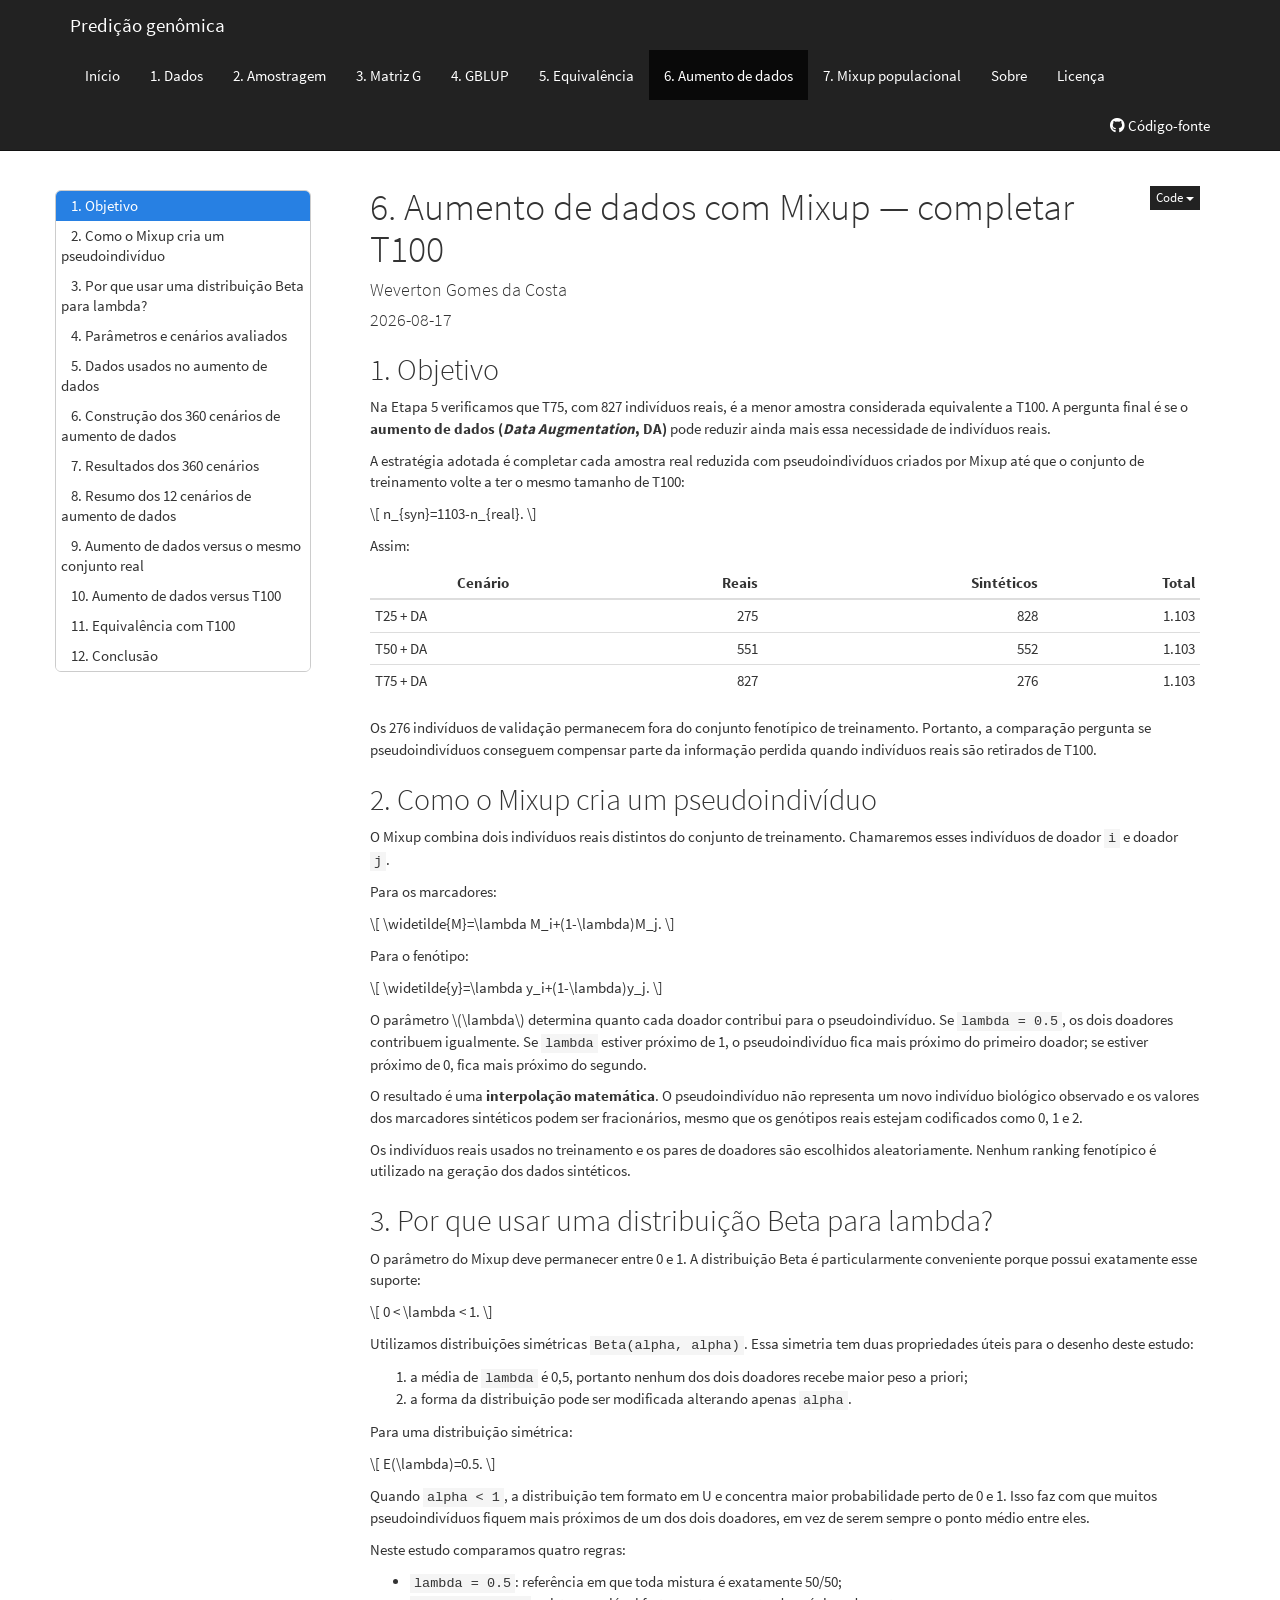
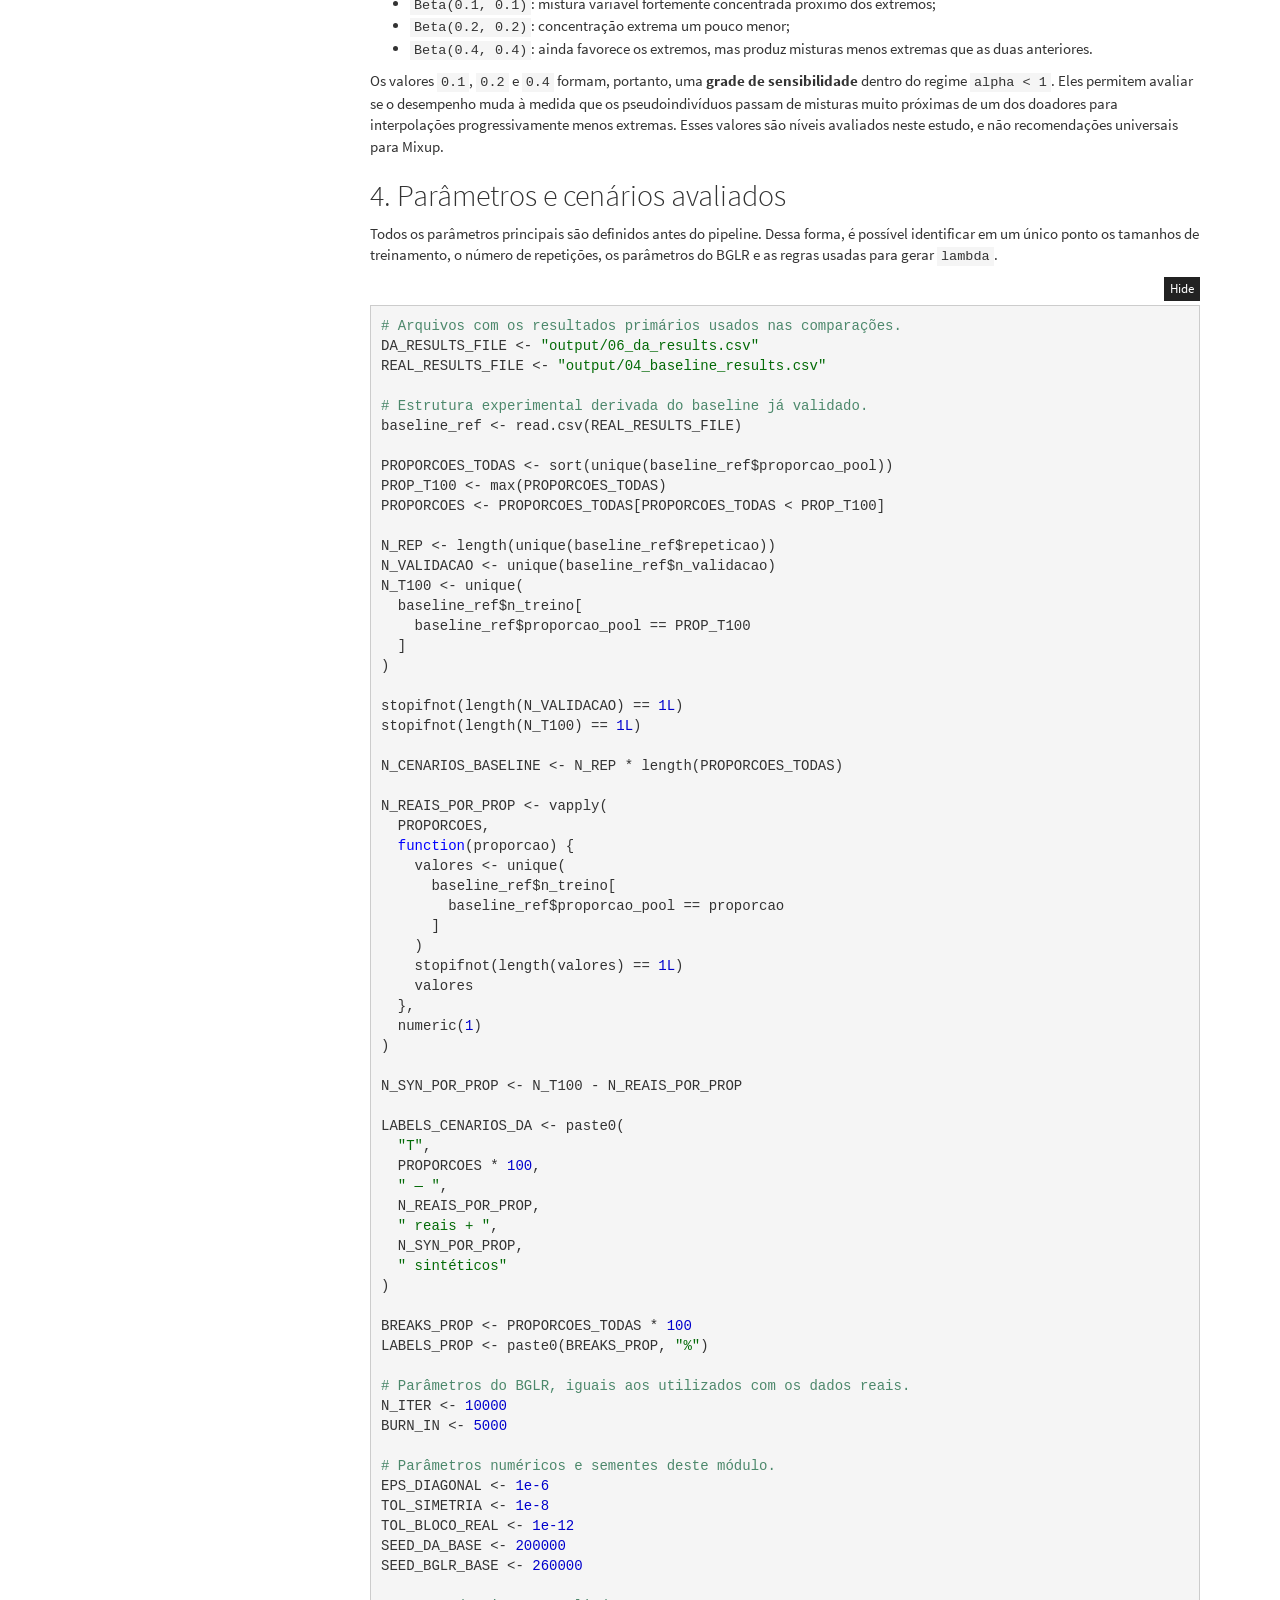
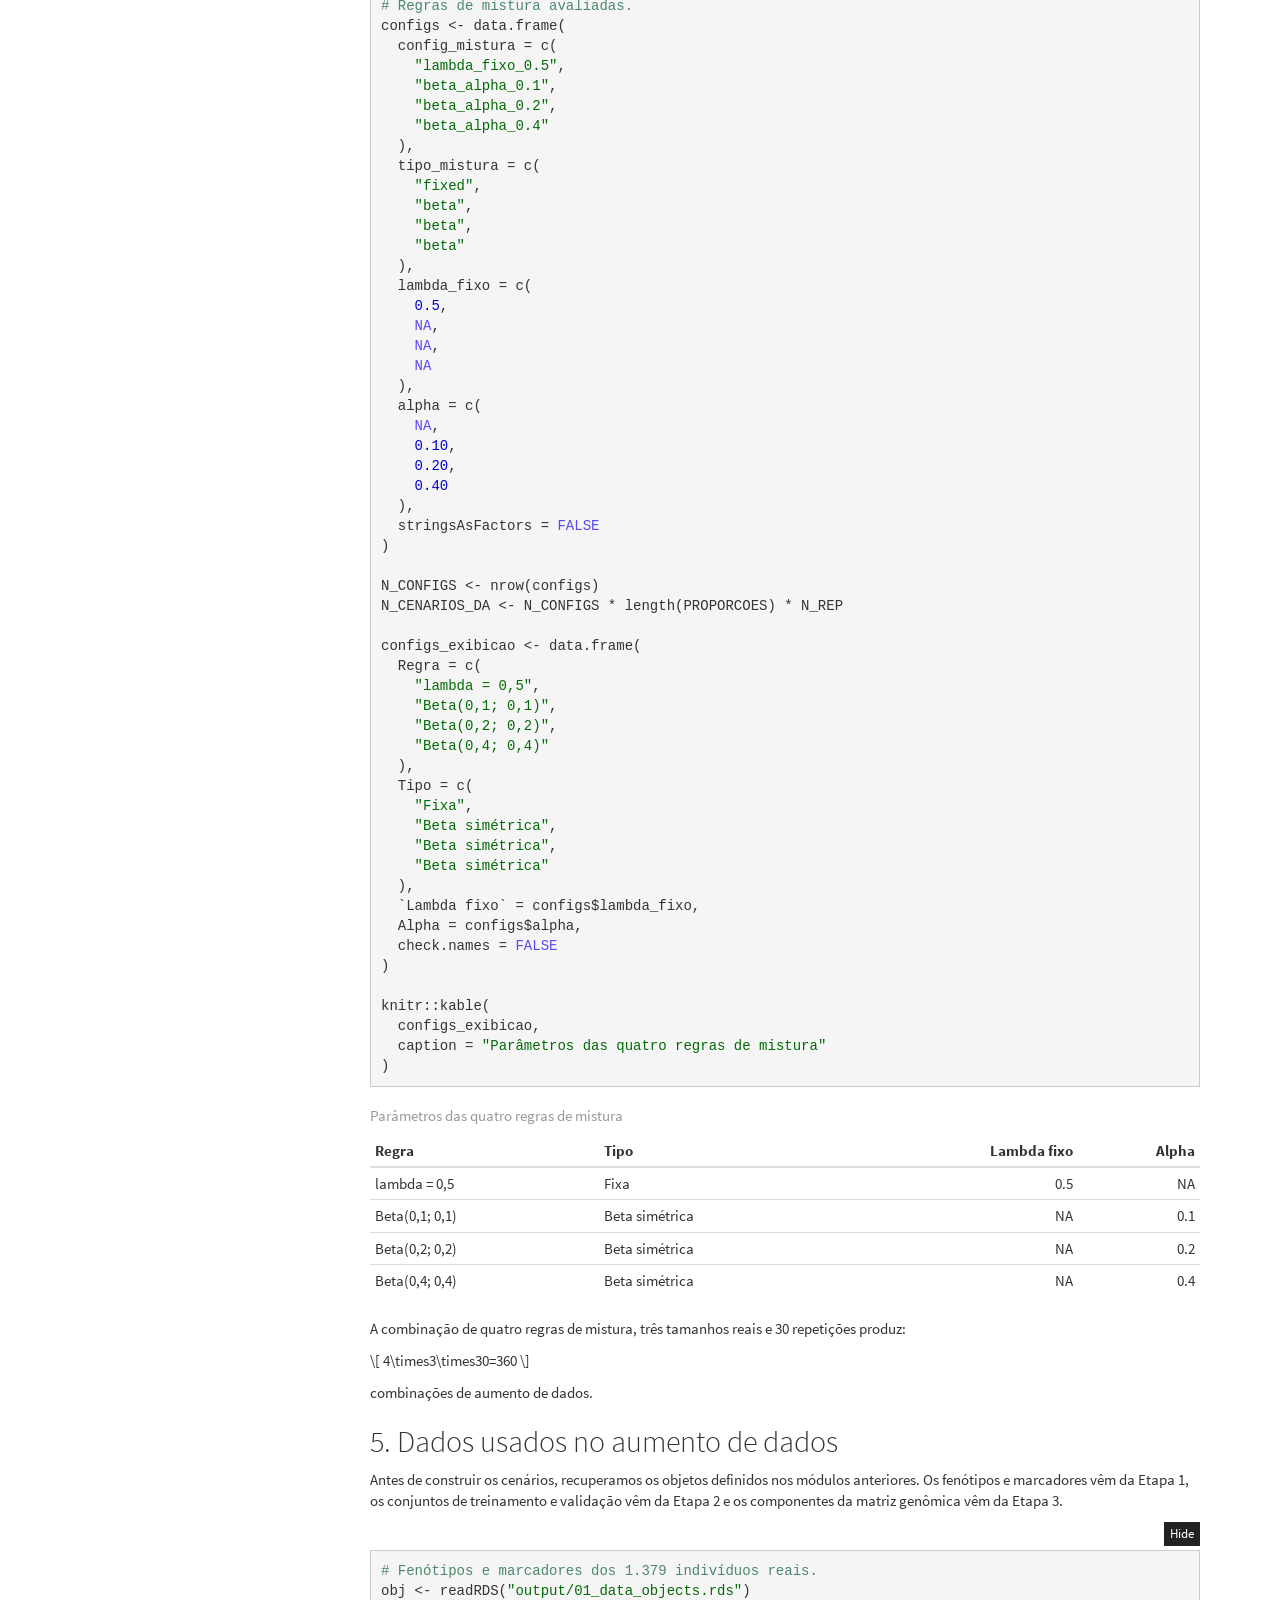
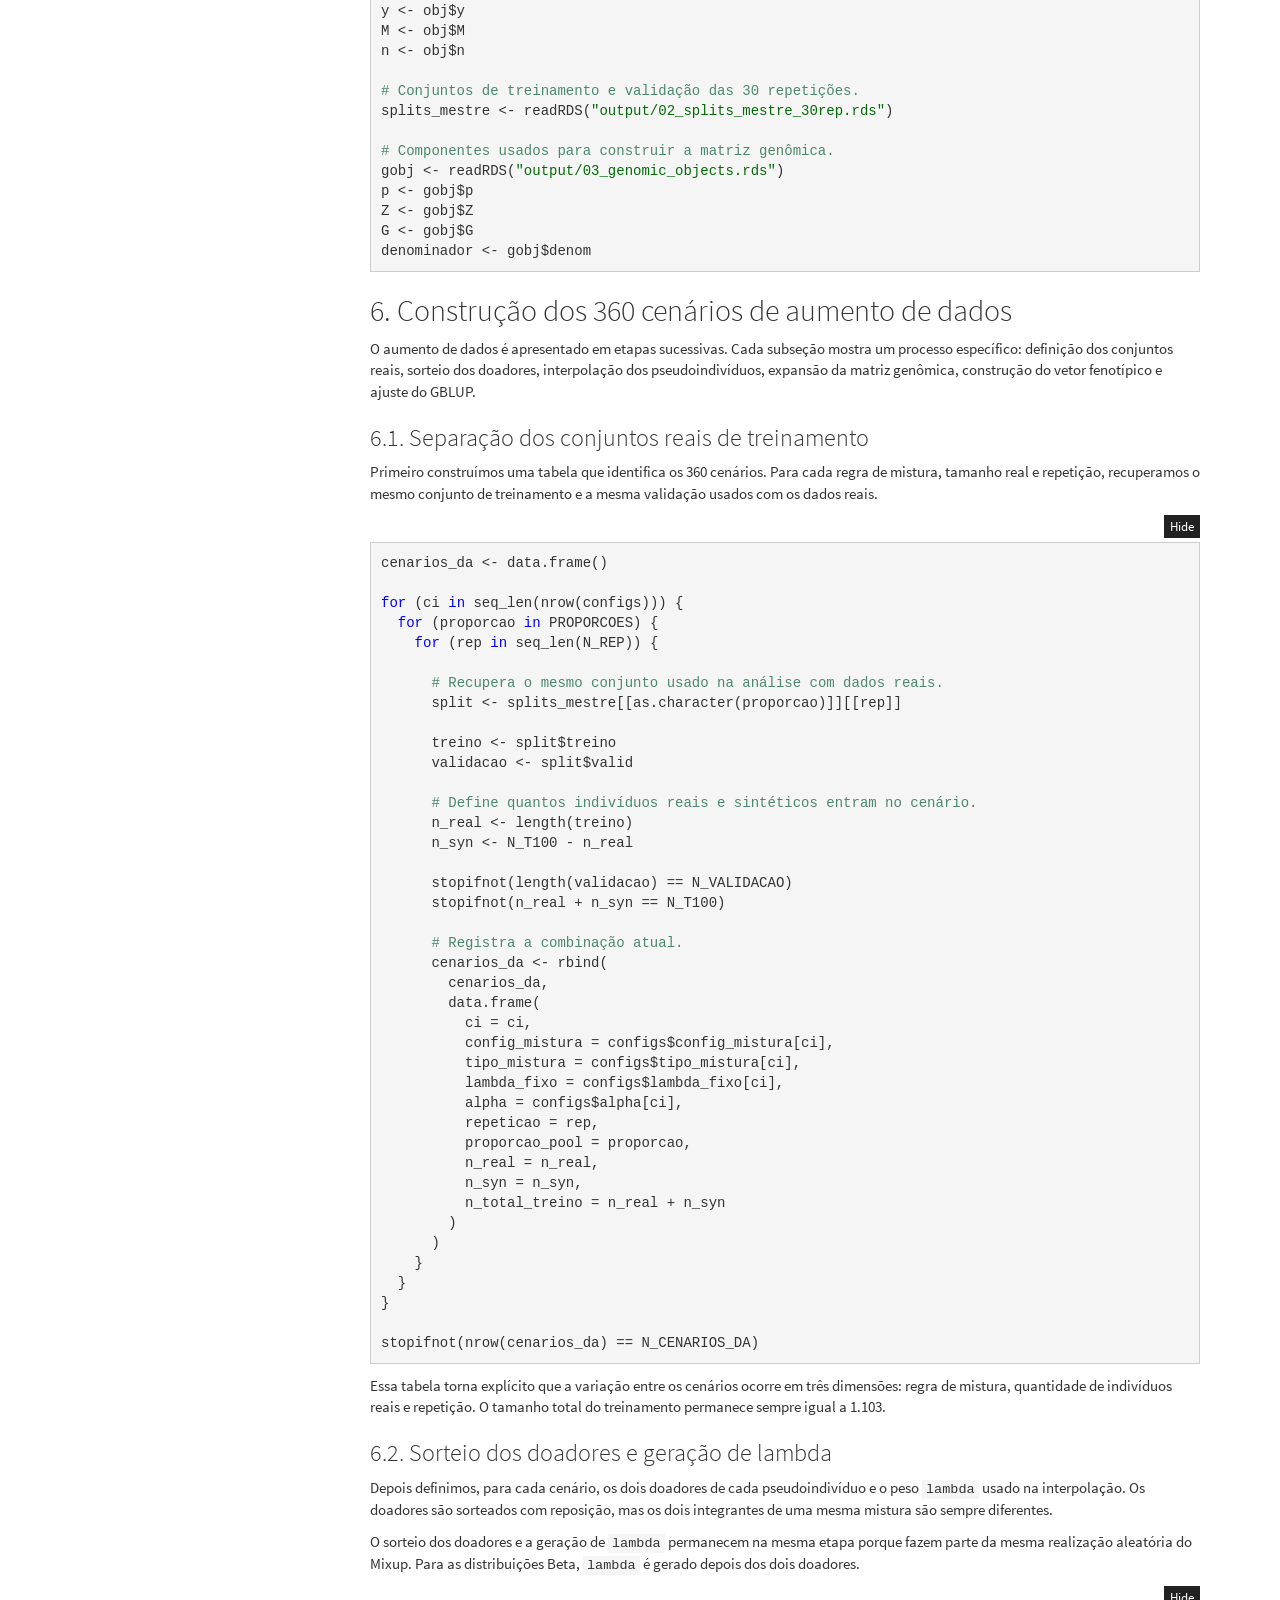
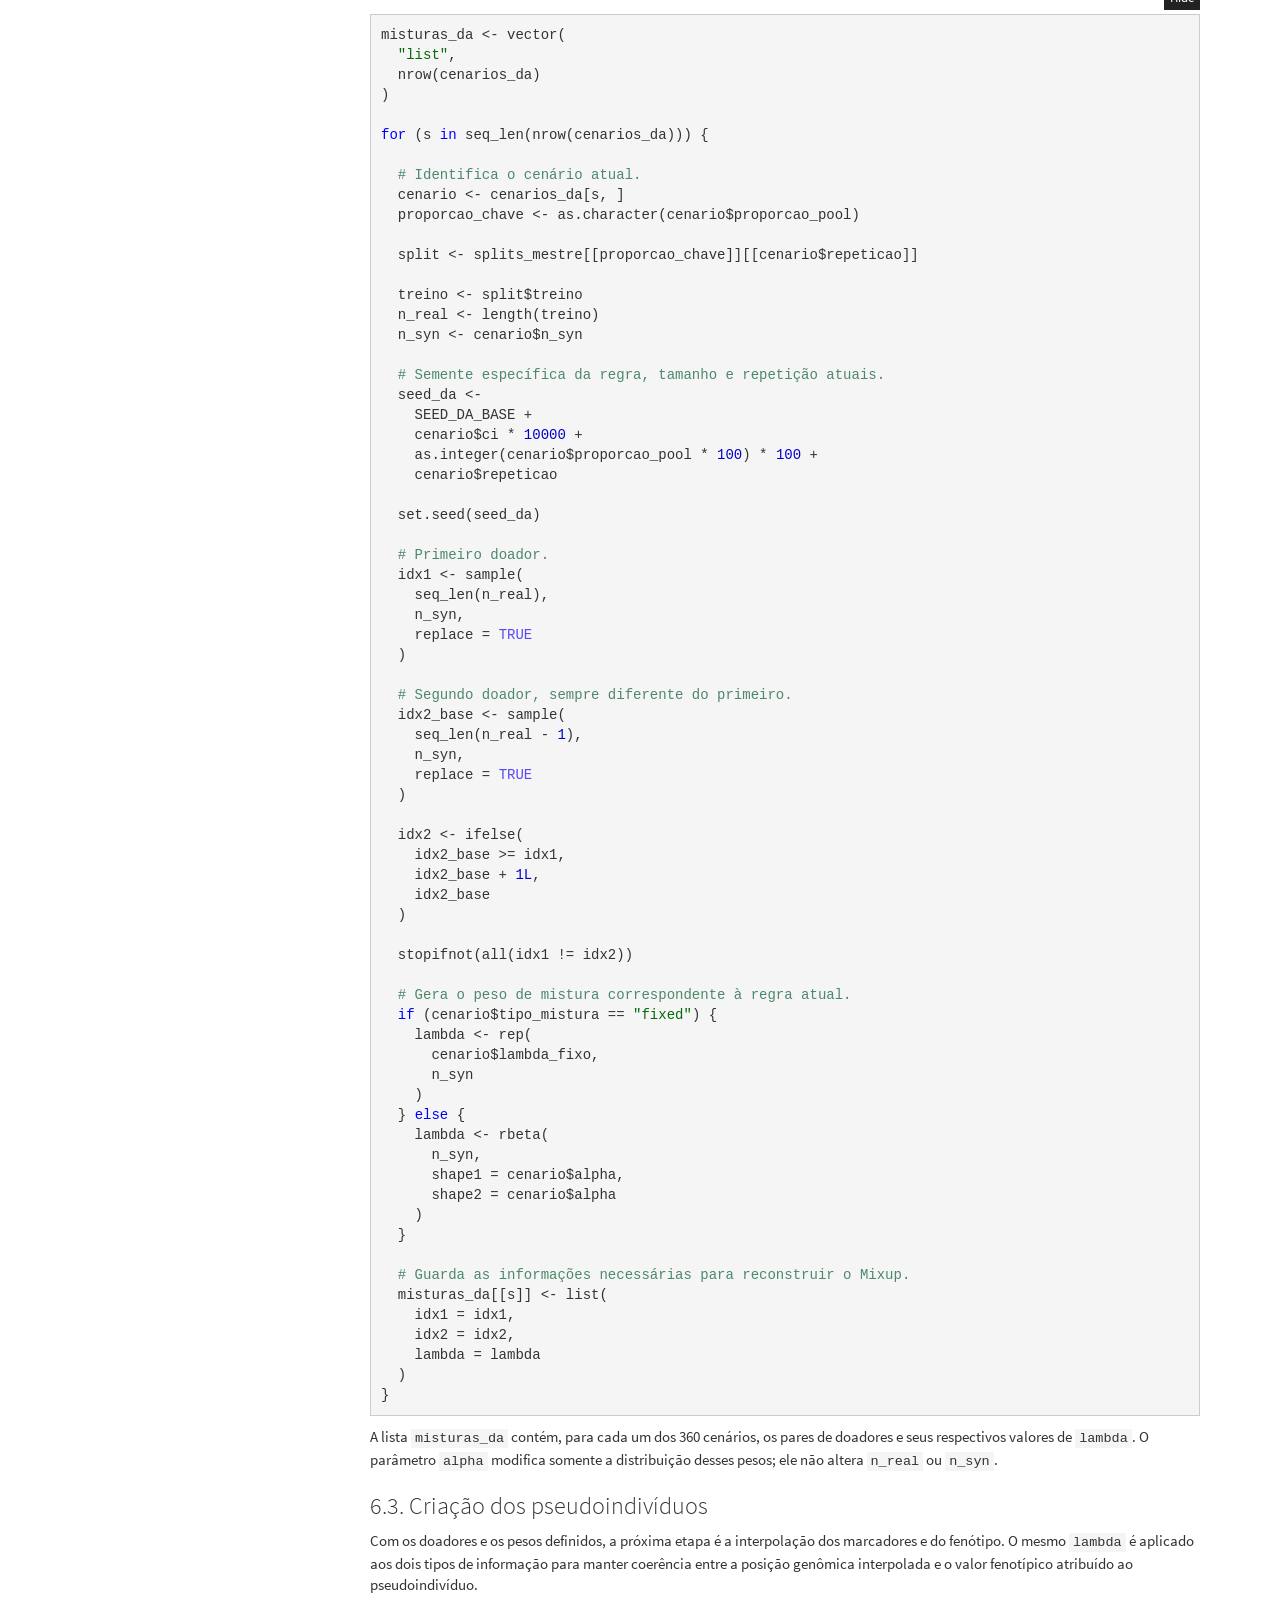
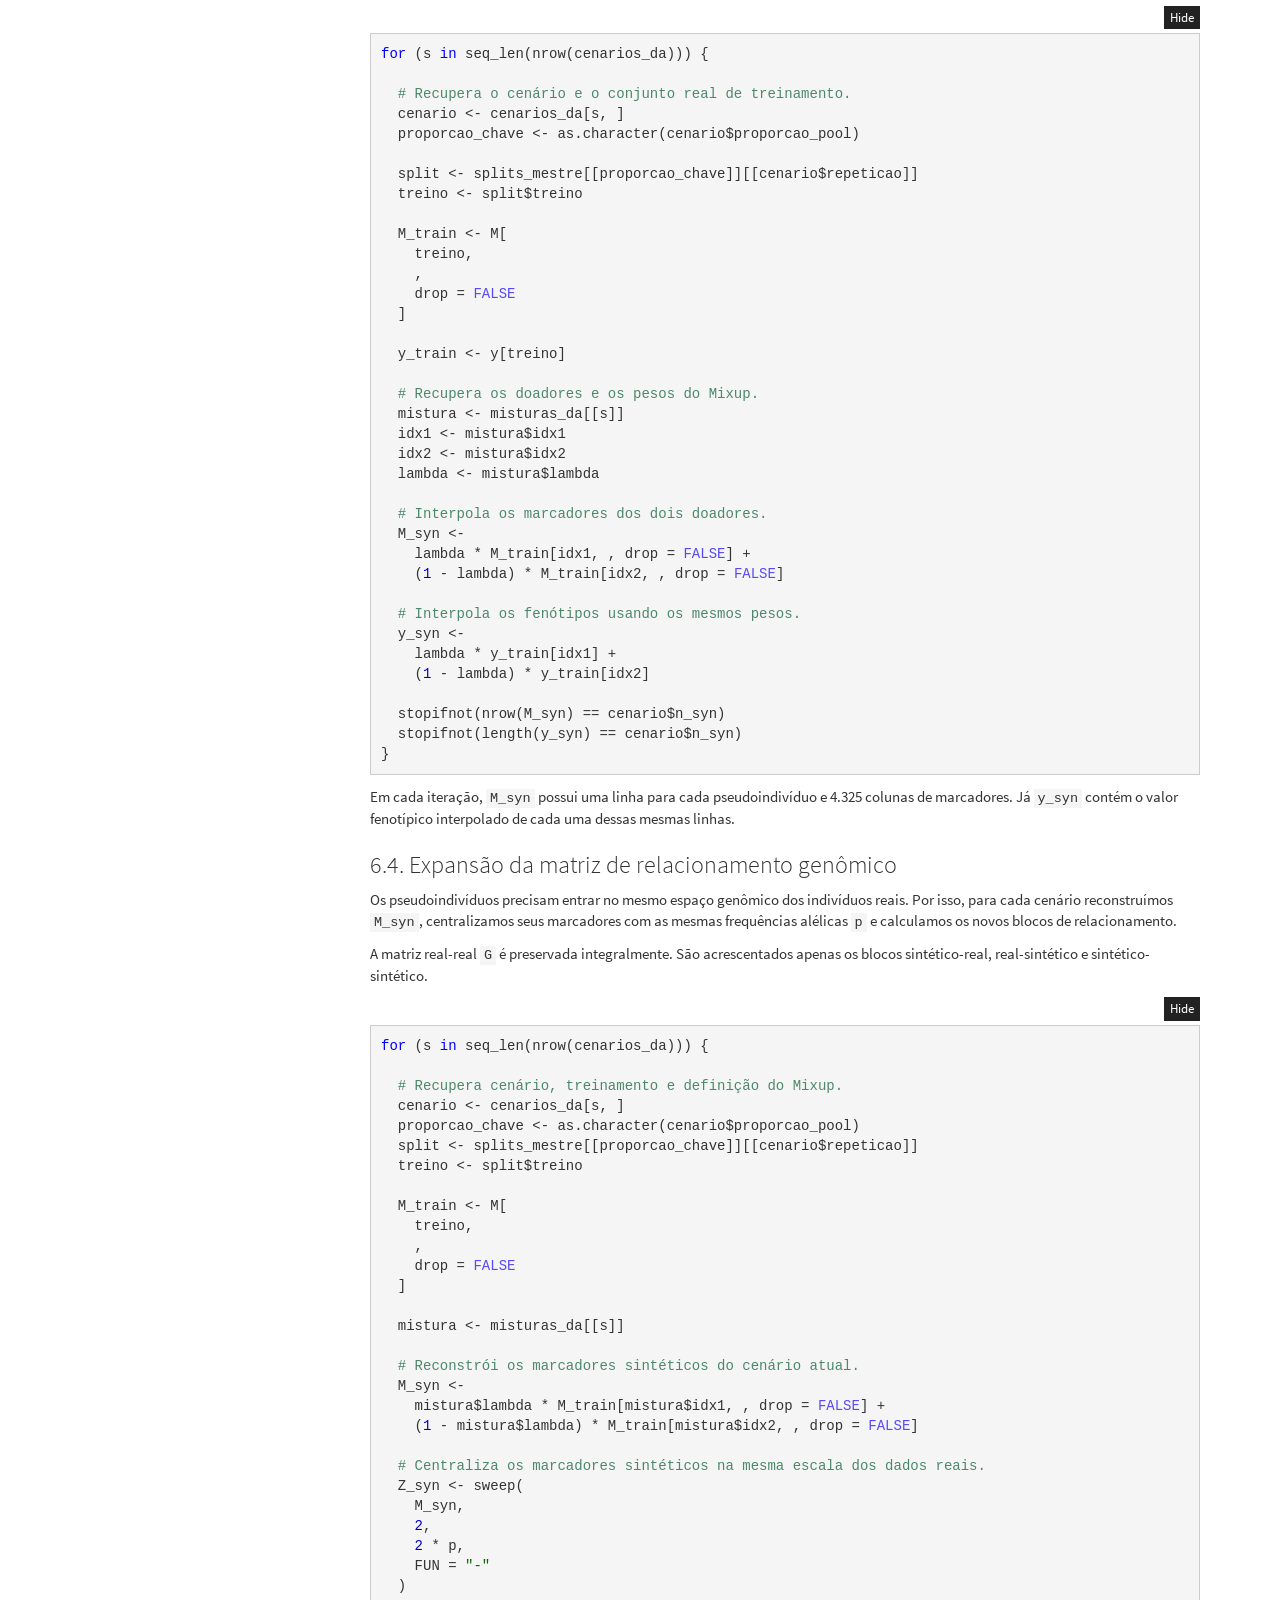
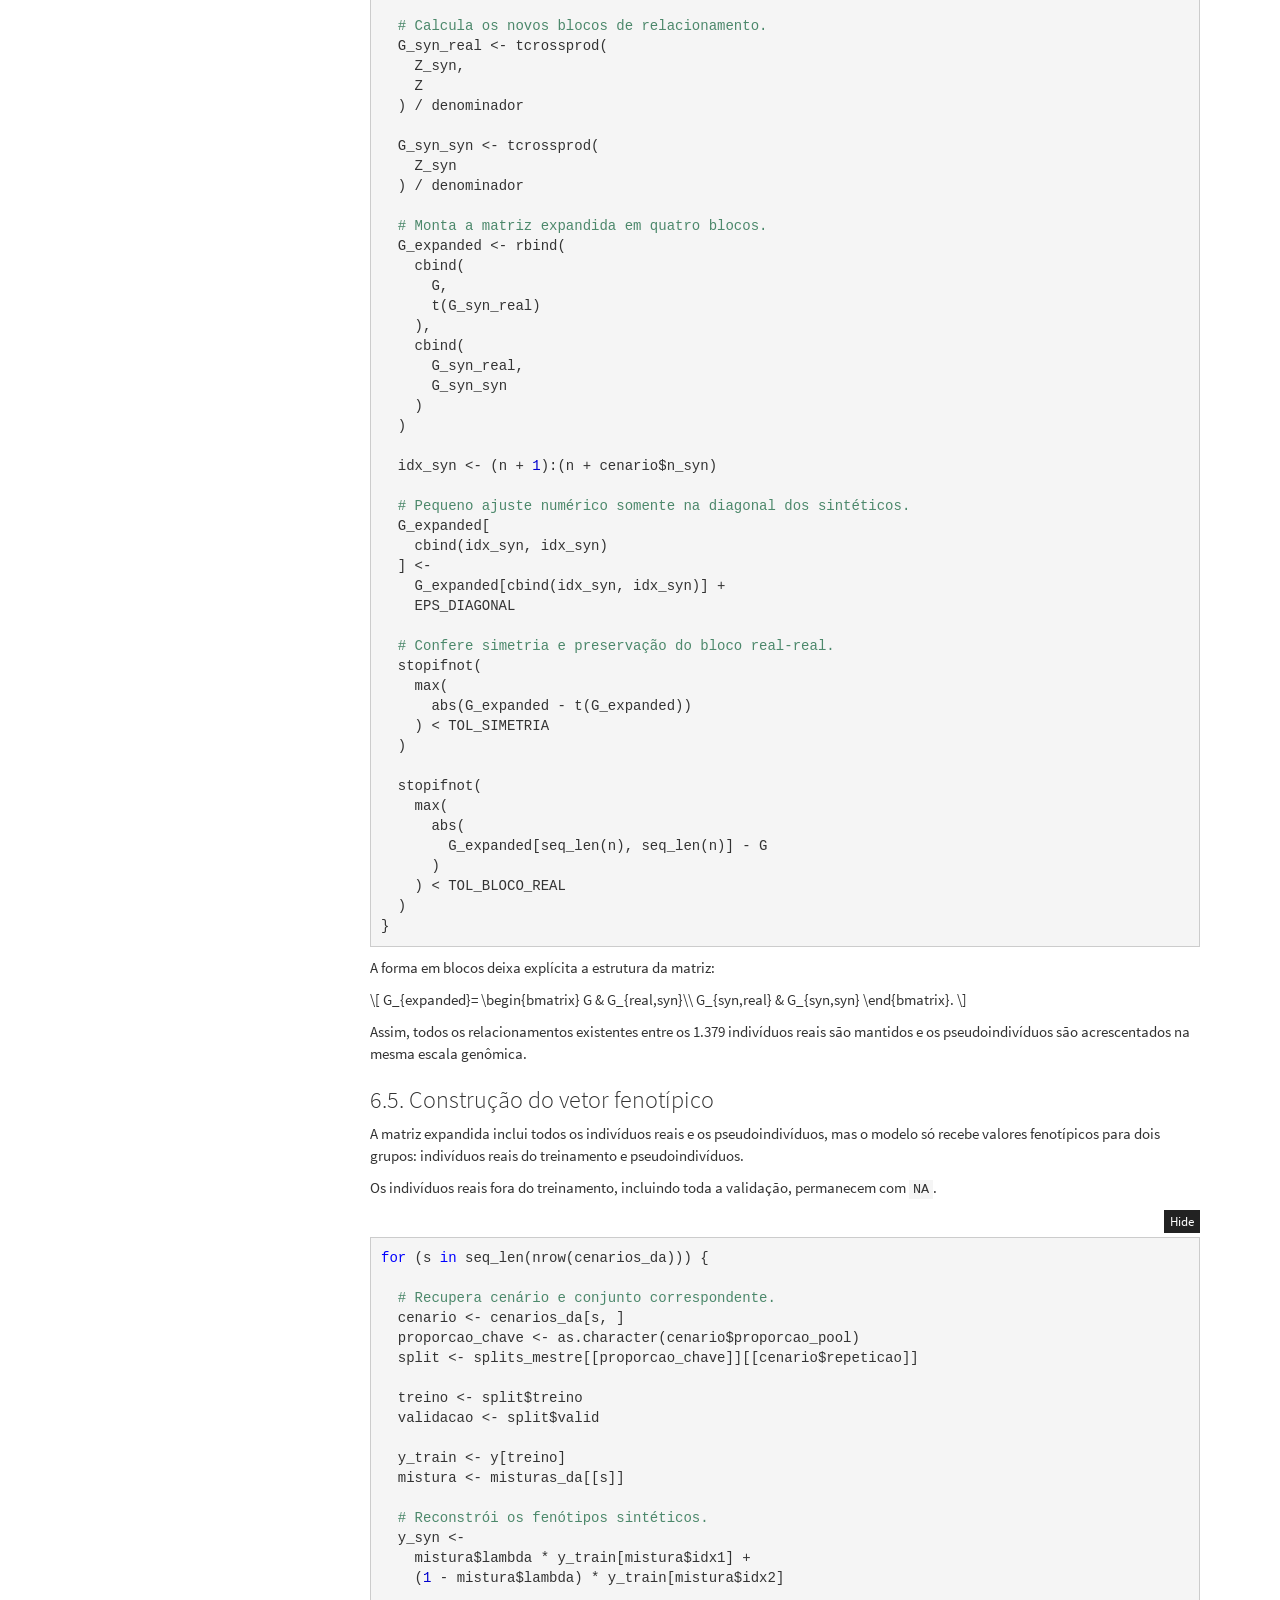
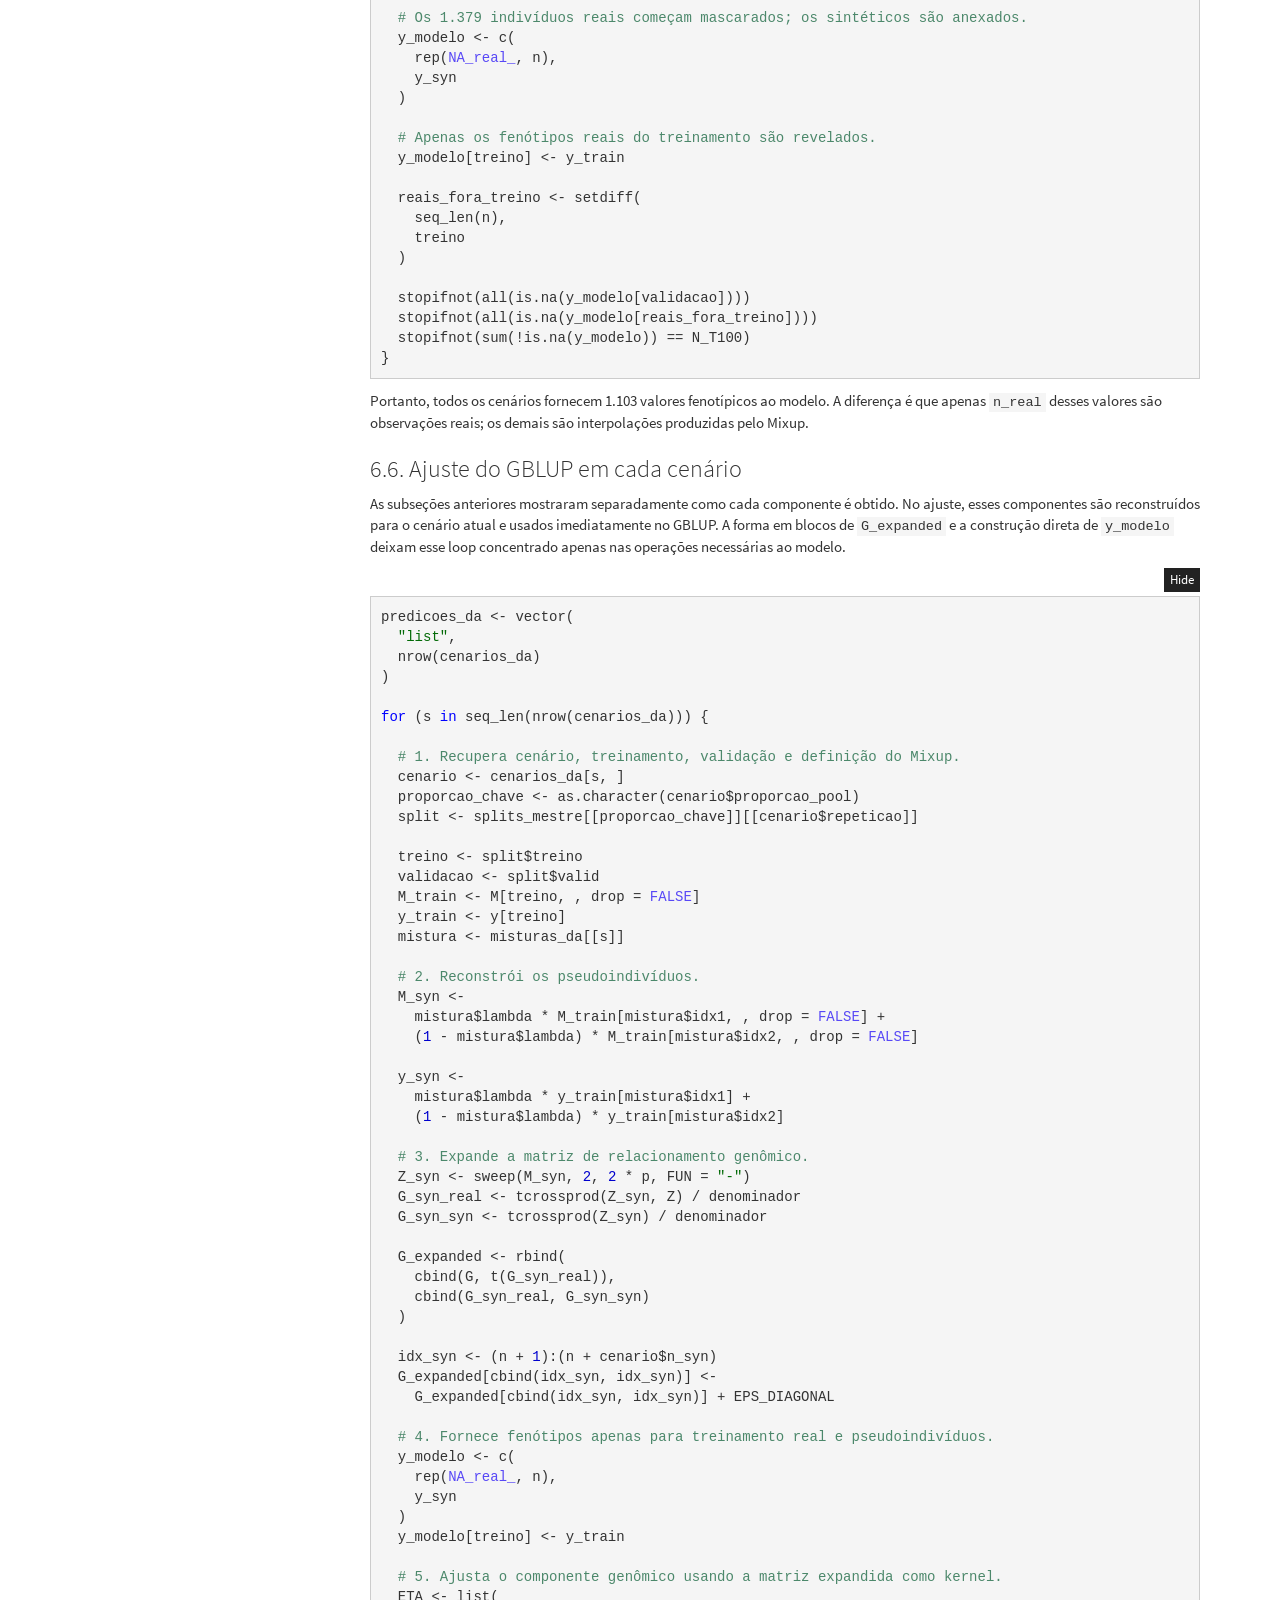
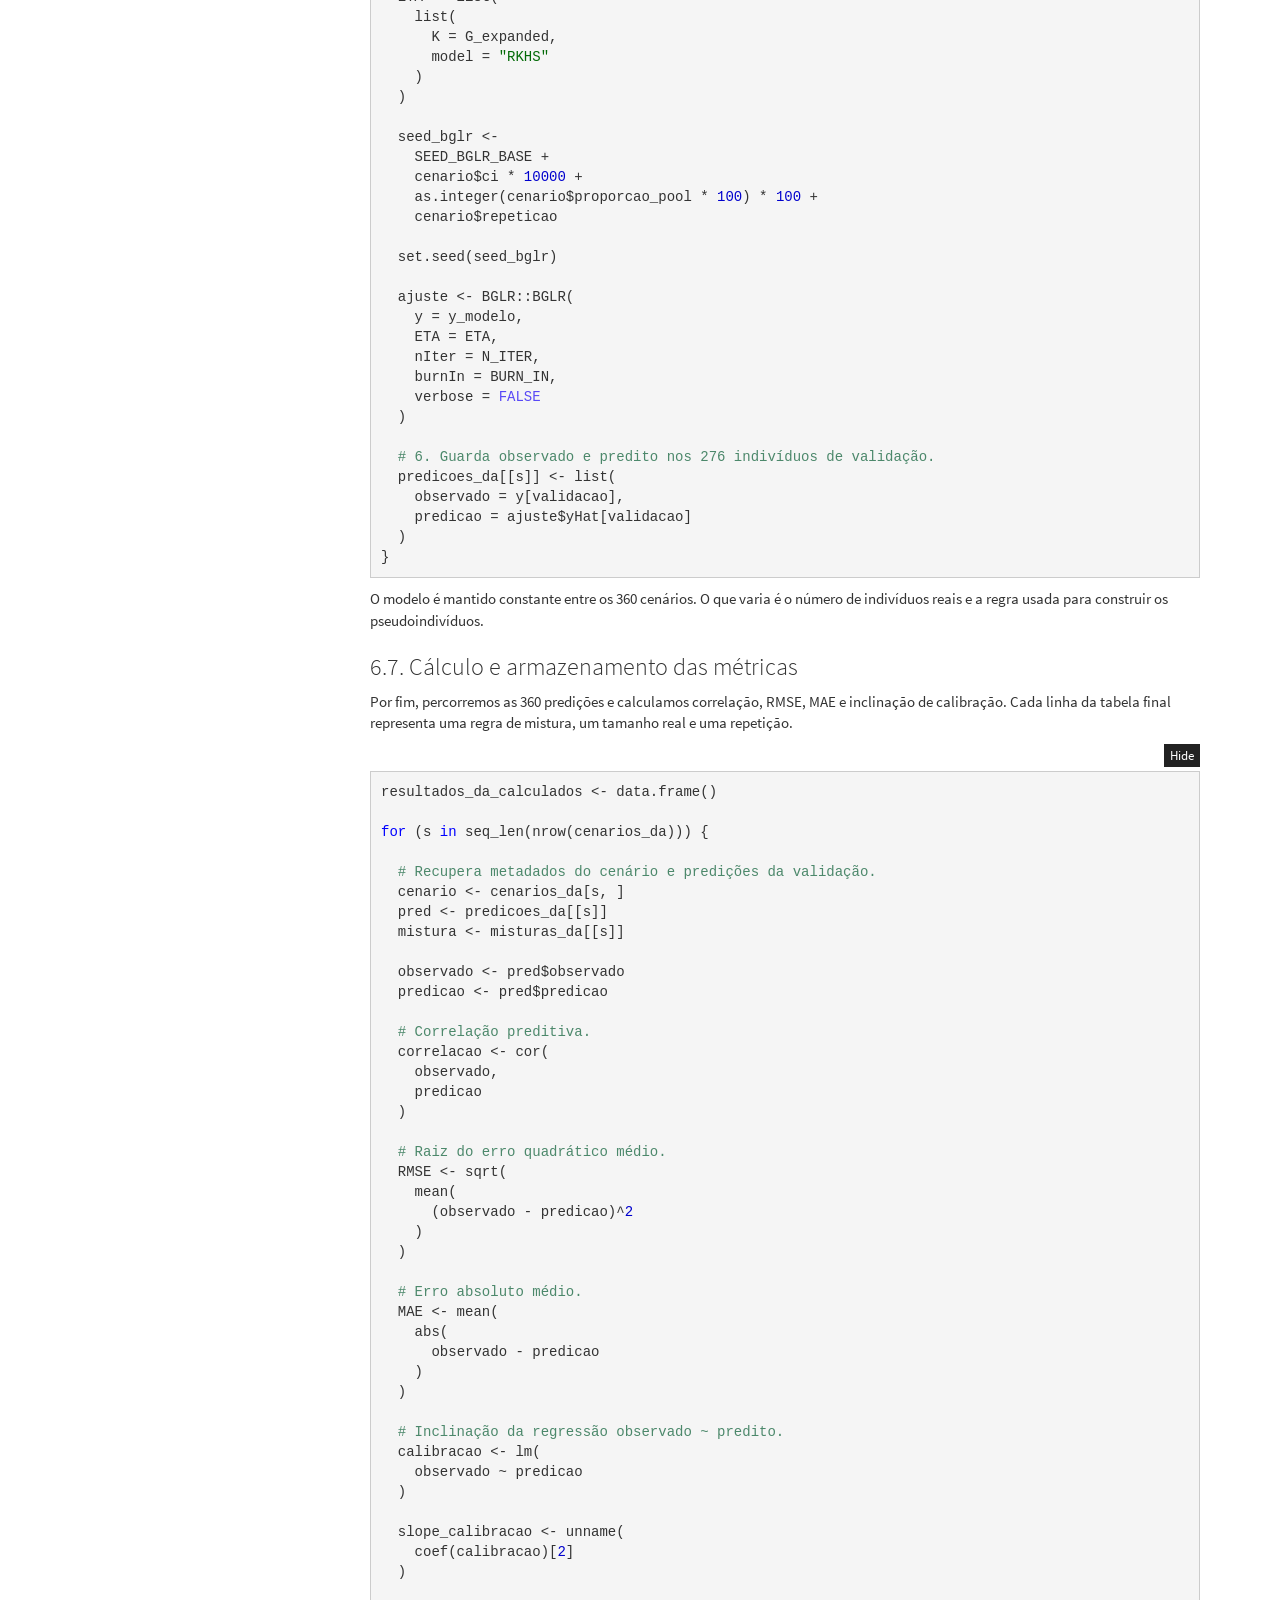
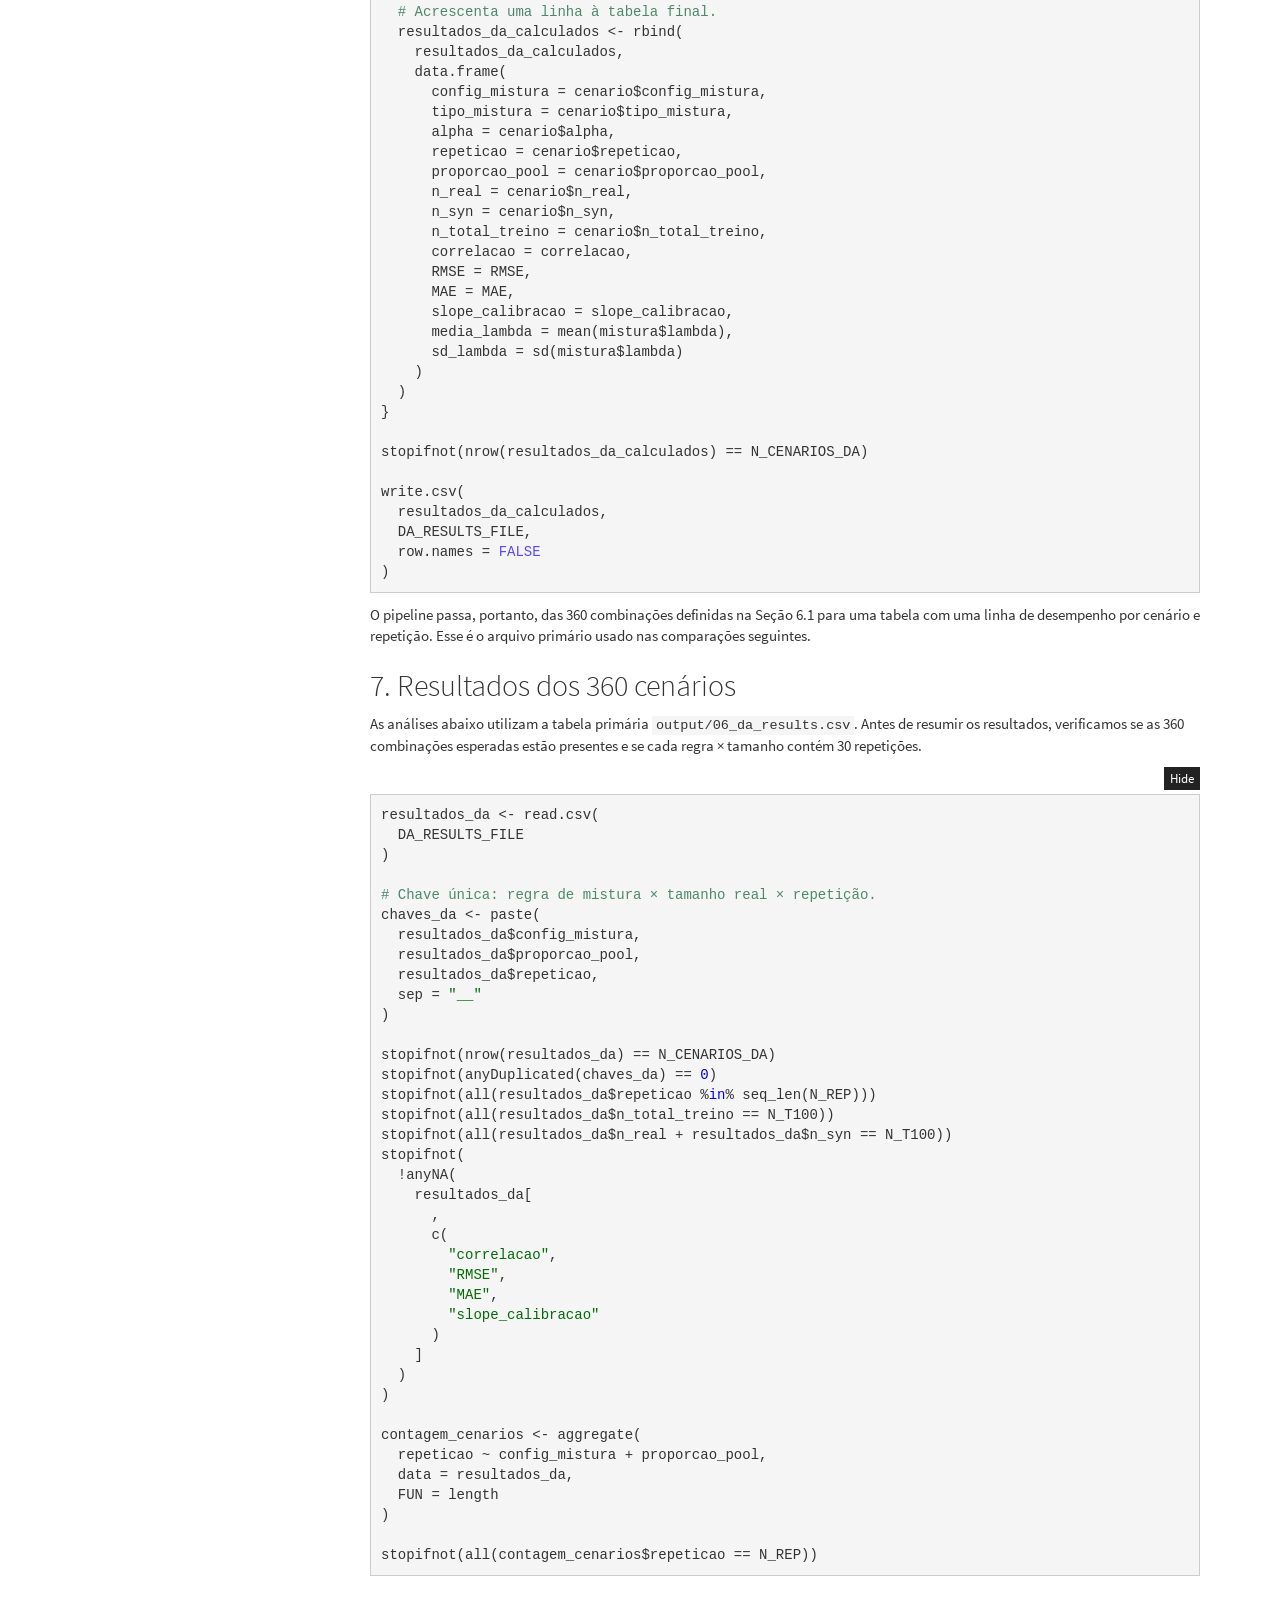
<file: docs/06_data_augmentation.html>
<!DOCTYPE html>

<html>

<head>

<meta charset="utf-8" />
<meta name="generator" content="pandoc" />
<meta http-equiv="X-UA-Compatible" content="IE=EDGE" />


<meta name="author" content="Weverton Gomes da Costa" />

<meta name="date" content="2026-08-17" />

<title>6. Aumento de dados com Mixup — completar T100</title>

<script src="site_libs/header-attrs-2.30/header-attrs.js"></script>
<script src="site_libs/jquery-3.6.0/jquery-3.6.0.min.js"></script>
<meta name="viewport" content="width=device-width, initial-scale=1" />
<link href="site_libs/bootstrap-3.3.5/css/cosmo.min.css" rel="stylesheet" />
<script src="site_libs/bootstrap-3.3.5/js/bootstrap.min.js"></script>
<script src="site_libs/bootstrap-3.3.5/shim/html5shiv.min.js"></script>
<script src="site_libs/bootstrap-3.3.5/shim/respond.min.js"></script>
<style>h1 {font-size: 34px;}
       h1.title {font-size: 38px;}
       h2 {font-size: 30px;}
       h3 {font-size: 24px;}
       h4 {font-size: 18px;}
       h5 {font-size: 16px;}
       h6 {font-size: 12px;}
       code {color: inherit; background-color: rgba(0, 0, 0, 0.04);}
       pre:not([class]) { background-color: white }</style>
<script src="site_libs/jqueryui-1.13.2/jquery-ui.min.js"></script>
<link href="site_libs/tocify-1.9.1/jquery.tocify.css" rel="stylesheet" />
<script src="site_libs/tocify-1.9.1/jquery.tocify.js"></script>
<script src="site_libs/navigation-1.1/tabsets.js"></script>
<script src="site_libs/navigation-1.1/codefolding.js"></script>
<script src="site_libs/navigation-1.1/sourceembed.js"></script>
<link href="site_libs/highlightjs-9.12.0/textmate.css" rel="stylesheet" />
<script src="site_libs/highlightjs-9.12.0/highlight.js"></script>
<link href="site_libs/pagedtable-1.1/css/pagedtable.css" rel="stylesheet" />
<script src="site_libs/pagedtable-1.1/js/pagedtable.js"></script>
<link href="site_libs/font-awesome-6.5.2/css/all.min.css" rel="stylesheet" />
<link href="site_libs/font-awesome-6.5.2/css/v4-shims.min.css" rel="stylesheet" />

<link rel="icon" href="https://github.com/workflowr/workflowr-assets/raw/main/img/reproducible.png">
<!-- Add a small amount of space between sections. -->
<style type="text/css">
div.section {
  padding-top: 12px;
}
</style>



<style type="text/css">
  code{white-space: pre-wrap;}
  span.smallcaps{font-variant: small-caps;}
  span.underline{text-decoration: underline;}
  div.column{display: inline-block; vertical-align: top; width: 50%;}
  div.hanging-indent{margin-left: 1.5em; text-indent: -1.5em;}
  ul.task-list{list-style: none;}
    </style>

<style type="text/css">code{white-space: pre;}</style>
<script type="text/javascript">
if (window.hljs) {
  hljs.configure({languages: []});
  hljs.initHighlightingOnLoad();
  if (document.readyState && document.readyState === "complete") {
    window.setTimeout(function() { hljs.initHighlighting(); }, 0);
  }
}
</script>




<style type="text/css">
#rmd-source-code {
  display: none;
}
</style>





<style type = "text/css">
.main-container {
  max-width: 940px;
  margin-left: auto;
  margin-right: auto;
}
img {
  max-width:100%;
}
.tabbed-pane {
  padding-top: 12px;
}
.html-widget {
  margin-bottom: 20px;
}
button.code-folding-btn:focus {
  outline: none;
}
summary {
  display: list-item;
}
details > summary > p:only-child {
  display: inline;
}
pre code {
  padding: 0;
}
</style>


<style type="text/css">
.dropdown-submenu {
  position: relative;
}
.dropdown-submenu>.dropdown-menu {
  top: 0;
  left: 100%;
  margin-top: -6px;
  margin-left: -1px;
  border-radius: 0 6px 6px 6px;
}
.dropdown-submenu:hover>.dropdown-menu {
  display: block;
}
.dropdown-submenu>a:after {
  display: block;
  content: " ";
  float: right;
  width: 0;
  height: 0;
  border-color: transparent;
  border-style: solid;
  border-width: 5px 0 5px 5px;
  border-left-color: #cccccc;
  margin-top: 5px;
  margin-right: -10px;
}
.dropdown-submenu:hover>a:after {
  border-left-color: #adb5bd;
}
.dropdown-submenu.pull-left {
  float: none;
}
.dropdown-submenu.pull-left>.dropdown-menu {
  left: -100%;
  margin-left: 10px;
  border-radius: 6px 0 6px 6px;
}
</style>

<script type="text/javascript">
// manage active state of menu based on current page
$(document).ready(function () {
  // active menu anchor
  href = window.location.pathname
  href = href.substr(href.lastIndexOf('/') + 1)
  if (href === "")
    href = "index.html";
  var menuAnchor = $('a[href="' + href + '"]');

  // mark the anchor link active (and if it's in a dropdown, also mark that active)
  var dropdown = menuAnchor.closest('li.dropdown');
  if (window.bootstrap) { // Bootstrap 4+
    menuAnchor.addClass('active');
    dropdown.find('> .dropdown-toggle').addClass('active');
  } else { // Bootstrap 3
    menuAnchor.parent().addClass('active');
    dropdown.addClass('active');
  }

  // Navbar adjustments
  var navHeight = $(".navbar").first().height() + 15;
  var style = document.createElement('style');
  var pt = "padding-top: " + navHeight + "px; ";
  var mt = "margin-top: -" + navHeight + "px; ";
  var css = "";
  // offset scroll position for anchor links (for fixed navbar)
  for (var i = 1; i <= 6; i++) {
    css += ".section h" + i + "{ " + pt + mt + "}\n";
  }
  style.innerHTML = "body {" + pt + "padding-bottom: 40px; }\n" + css;
  document.head.appendChild(style);
});
</script>

<!-- tabsets -->

<style type="text/css">
.tabset-dropdown > .nav-tabs {
  display: inline-table;
  max-height: 500px;
  min-height: 44px;
  overflow-y: auto;
  border: 1px solid #ddd;
  border-radius: 4px;
}

.tabset-dropdown > .nav-tabs > li.active:before, .tabset-dropdown > .nav-tabs.nav-tabs-open:before {
  content: "\e259";
  font-family: 'Glyphicons Halflings';
  display: inline-block;
  padding: 10px;
  border-right: 1px solid #ddd;
}

.tabset-dropdown > .nav-tabs.nav-tabs-open > li.active:before {
  content: "\e258";
  font-family: 'Glyphicons Halflings';
  border: none;
}

.tabset-dropdown > .nav-tabs > li.active {
  display: block;
}

.tabset-dropdown > .nav-tabs > li > a,
.tabset-dropdown > .nav-tabs > li > a:focus,
.tabset-dropdown > .nav-tabs > li > a:hover {
  border: none;
  display: inline-block;
  border-radius: 4px;
  background-color: transparent;
}

.tabset-dropdown > .nav-tabs.nav-tabs-open > li {
  display: block;
  float: none;
}

.tabset-dropdown > .nav-tabs > li {
  display: none;
}
</style>

<!-- code folding -->
<style type="text/css">
.code-folding-btn { margin-bottom: 4px; }
</style>



<style type="text/css">

#TOC {
  margin: 25px 0px 20px 0px;
}
@media (max-width: 768px) {
#TOC {
  position: relative;
  width: 100%;
}
}

@media print {
.toc-content {
  /* see https://github.com/w3c/csswg-drafts/issues/4434 */
  float: right;
}
}

.toc-content {
  padding-left: 30px;
  padding-right: 40px;
}

div.main-container {
  max-width: 1200px;
}

div.tocify {
  width: 20%;
  max-width: 260px;
  max-height: 85%;
}

@media (min-width: 768px) and (max-width: 991px) {
  div.tocify {
    width: 25%;
  }
}

@media (max-width: 767px) {
  div.tocify {
    width: 100%;
    max-width: none;
  }
}

.tocify ul, .tocify li {
  line-height: 20px;
}

.tocify-subheader .tocify-item {
  font-size: 0.90em;
}

.tocify .list-group-item {
  border-radius: 0px;
}


</style>



</head>

<body>


<div class="container-fluid main-container">


<!-- setup 3col/9col grid for toc_float and main content  -->
<div class="row">
<div class="col-xs-12 col-sm-4 col-md-3">
<div id="TOC" class="tocify">
</div>
</div>

<div class="toc-content col-xs-12 col-sm-8 col-md-9">




<div class="navbar navbar-default  navbar-fixed-top" role="navigation">
  <div class="container">
    <div class="navbar-header">
      <button type="button" class="navbar-toggle collapsed" data-toggle="collapse" data-bs-toggle="collapse" data-target="#navbar" data-bs-target="#navbar">
        <span class="icon-bar"></span>
        <span class="icon-bar"></span>
        <span class="icon-bar"></span>
      </button>
      <a class="navbar-brand" href="index.html">Predição genômica</a>
    </div>
    <div id="navbar" class="navbar-collapse collapse">
      <ul class="nav navbar-nav">
        <li>
  <a href="index.html">Início</a>
</li>
<li>
  <a href="01_data_audit.html">1. Dados</a>
</li>
<li>
  <a href="02_sampling_splits.html">2. Amostragem</a>
</li>
<li>
  <a href="03_genomic_matrix.html">3. Matriz G</a>
</li>
<li>
  <a href="04_gblup_baseline.html">4. GBLUP</a>
</li>
<li>
  <a href="05_equivalence.html">5. Equivalência</a>
</li>
<li>
  <a href="06_data_augmentation.html">6. Aumento de dados</a>
</li>
<li>
  <a href="07_population_informed_mixup.html">7. Mixup populacional</a>
</li>
<li>
  <a href="about.html">Sobre</a>
</li>
<li>
  <a href="license.html">Licença</a>
</li>
      </ul>
      <ul class="nav navbar-nav navbar-right">
        <li>
  <a href="https://github.com/WevertonGomesCosta/genomic-prediction-data-augmentation">
    <span class="fa fa-github"></span>
     
    Código-fonte
  </a>
</li>
      </ul>
    </div><!--/.nav-collapse -->
  </div><!--/.container -->
</div><!--/.navbar -->

<div id="header">

<div class="btn-group pull-right float-right">
<button type="button" class="btn btn-default btn-xs btn-secondary btn-sm dropdown-toggle" data-toggle="dropdown" data-bs-toggle="dropdown" aria-haspopup="true" aria-expanded="false"><span>Code</span> <span class="caret"></span></button>
<ul class="dropdown-menu dropdown-menu-right" style="min-width: 50px;">
<li><a id="rmd-show-all-code" href="#">Show All Code</a></li>
<li><a id="rmd-hide-all-code" href="#">Hide All Code</a></li>
<li role="separator" class="divider"></li>
<li><a id="rmd-download-source" href="#">Download Rmd</a></li>
</ul>
</div>



<h1 class="title toc-ignore">6. Aumento de dados com Mixup — completar
T100</h1>
<h4 class="author">Weverton Gomes da Costa</h4>
<h4 class="date">2026-08-17</h4>

</div>


<div id="objetivo" class="section level2">
<h2>1. Objetivo</h2>
<p>Na Etapa 5 verificamos que T75, com 827 indivíduos reais, é a menor
amostra considerada equivalente a T100. A pergunta final é se o
<strong>aumento de dados (<em>Data Augmentation</em>, DA)</strong> pode
reduzir ainda mais essa necessidade de indivíduos reais.</p>
<p>A estratégia adotada é completar cada amostra real reduzida com
pseudoindivíduos criados por Mixup até que o conjunto de treinamento
volte a ter o mesmo tamanho de T100:</p>
<p><span class="math display">\[
n_{syn}=1103-n_{real}.
\]</span></p>
<p>Assim:</p>
<table>
<thead>
<tr class="header">
<th>Cenário</th>
<th align="right">Reais</th>
<th align="right">Sintéticos</th>
<th align="right">Total</th>
</tr>
</thead>
<tbody>
<tr class="odd">
<td>T25 + DA</td>
<td align="right">275</td>
<td align="right">828</td>
<td align="right">1.103</td>
</tr>
<tr class="even">
<td>T50 + DA</td>
<td align="right">551</td>
<td align="right">552</td>
<td align="right">1.103</td>
</tr>
<tr class="odd">
<td>T75 + DA</td>
<td align="right">827</td>
<td align="right">276</td>
<td align="right">1.103</td>
</tr>
</tbody>
</table>
<p>Os 276 indivíduos de validação permanecem fora do conjunto fenotípico
de treinamento. Portanto, a comparação pergunta se pseudoindivíduos
conseguem compensar parte da informação perdida quando indivíduos reais
são retirados de T100.</p>
</div>
<div id="como-o-mixup-cria-um-pseudoindivíduo" class="section level2">
<h2>2. Como o Mixup cria um pseudoindivíduo</h2>
<p>O Mixup combina dois indivíduos reais distintos do conjunto de
treinamento. Chamaremos esses indivíduos de doador <code>i</code> e
doador <code>j</code>.</p>
<p>Para os marcadores:</p>
<p><span class="math display">\[
\widetilde{M}=\lambda M_i+(1-\lambda)M_j.
\]</span></p>
<p>Para o fenótipo:</p>
<p><span class="math display">\[
\widetilde{y}=\lambda y_i+(1-\lambda)y_j.
\]</span></p>
<p>O parâmetro <span class="math inline">\(\lambda\)</span> determina
quanto cada doador contribui para o pseudoindivíduo. Se
<code>lambda = 0.5</code>, os dois doadores contribuem igualmente. Se
<code>lambda</code> estiver próximo de 1, o pseudoindivíduo fica mais
próximo do primeiro doador; se estiver próximo de 0, fica mais próximo
do segundo.</p>
<p>O resultado é uma <strong>interpolação matemática</strong>. O
pseudoindivíduo não representa um novo indivíduo biológico observado e
os valores dos marcadores sintéticos podem ser fracionários, mesmo que
os genótipos reais estejam codificados como 0, 1 e 2.</p>
<p>Os indivíduos reais usados no treinamento e os pares de doadores são
escolhidos aleatoriamente. Nenhum ranking fenotípico é utilizado na
geração dos dados sintéticos.</p>
</div>
<div id="por-que-usar-uma-distribuição-beta-para-lambda"
class="section level2">
<h2>3. Por que usar uma distribuição Beta para lambda?</h2>
<p>O parâmetro do Mixup deve permanecer entre 0 e 1. A distribuição Beta
é particularmente conveniente porque possui exatamente esse suporte:</p>
<p><span class="math display">\[
0 &lt; \lambda &lt; 1.
\]</span></p>
<p>Utilizamos distribuições simétricas <code>Beta(alpha, alpha)</code>.
Essa simetria tem duas propriedades úteis para o desenho deste
estudo:</p>
<ol style="list-style-type: decimal">
<li>a média de <code>lambda</code> é 0,5, portanto nenhum dos dois
doadores recebe maior peso a priori;</li>
<li>a forma da distribuição pode ser modificada alterando apenas
<code>alpha</code>.</li>
</ol>
<p>Para uma distribuição simétrica:</p>
<p><span class="math display">\[
E(\lambda)=0.5.
\]</span></p>
<p>Quando <code>alpha &lt; 1</code>, a distribuição tem formato em U e
concentra maior probabilidade perto de 0 e 1. Isso faz com que muitos
pseudoindivíduos fiquem mais próximos de um dos dois doadores, em vez de
serem sempre o ponto médio entre eles.</p>
<p>Neste estudo comparamos quatro regras:</p>
<ul>
<li><code>lambda = 0.5</code>: referência em que toda mistura é
exatamente 50/50;</li>
<li><code>Beta(0.1, 0.1)</code>: mistura variável fortemente concentrada
próximo dos extremos;</li>
<li><code>Beta(0.2, 0.2)</code>: concentração extrema um pouco
menor;</li>
<li><code>Beta(0.4, 0.4)</code>: ainda favorece os extremos, mas produz
misturas menos extremas que as duas anteriores.</li>
</ul>
<p>Os valores <code>0.1</code>, <code>0.2</code> e <code>0.4</code>
formam, portanto, uma <strong>grade de sensibilidade</strong> dentro do
regime <code>alpha &lt; 1</code>. Eles permitem avaliar se o desempenho
muda à medida que os pseudoindivíduos passam de misturas muito próximas
de um dos doadores para interpolações progressivamente menos extremas.
Esses valores são níveis avaliados neste estudo, e não recomendações
universais para Mixup.</p>
</div>
<div id="parâmetros-e-cenários-avaliados" class="section level2">
<h2>4. Parâmetros e cenários avaliados</h2>
<p>Todos os parâmetros principais são definidos antes do pipeline. Dessa
forma, é possível identificar em um único ponto os tamanhos de
treinamento, o número de repetições, os parâmetros do BGLR e as regras
usadas para gerar <code>lambda</code>.</p>
<pre class="r"><code># Arquivos com os resultados primários usados nas comparações.
DA_RESULTS_FILE &lt;- &quot;output/06_da_results.csv&quot;
REAL_RESULTS_FILE &lt;- &quot;output/04_baseline_results.csv&quot;

# Estrutura experimental derivada do baseline já validado.
baseline_ref &lt;- read.csv(REAL_RESULTS_FILE)

PROPORCOES_TODAS &lt;- sort(unique(baseline_ref$proporcao_pool))
PROP_T100 &lt;- max(PROPORCOES_TODAS)
PROPORCOES &lt;- PROPORCOES_TODAS[PROPORCOES_TODAS &lt; PROP_T100]

N_REP &lt;- length(unique(baseline_ref$repeticao))
N_VALIDACAO &lt;- unique(baseline_ref$n_validacao)
N_T100 &lt;- unique(
  baseline_ref$n_treino[
    baseline_ref$proporcao_pool == PROP_T100
  ]
)

stopifnot(length(N_VALIDACAO) == 1L)
stopifnot(length(N_T100) == 1L)

N_CENARIOS_BASELINE &lt;- N_REP * length(PROPORCOES_TODAS)

N_REAIS_POR_PROP &lt;- vapply(
  PROPORCOES,
  function(proporcao) {
    valores &lt;- unique(
      baseline_ref$n_treino[
        baseline_ref$proporcao_pool == proporcao
      ]
    )
    stopifnot(length(valores) == 1L)
    valores
  },
  numeric(1)
)

N_SYN_POR_PROP &lt;- N_T100 - N_REAIS_POR_PROP

LABELS_CENARIOS_DA &lt;- paste0(
  &quot;T&quot;,
  PROPORCOES * 100,
  &quot; — &quot;,
  N_REAIS_POR_PROP,
  &quot; reais + &quot;,
  N_SYN_POR_PROP,
  &quot; sintéticos&quot;
)

BREAKS_PROP &lt;- PROPORCOES_TODAS * 100
LABELS_PROP &lt;- paste0(BREAKS_PROP, &quot;%&quot;)

# Parâmetros do BGLR, iguais aos utilizados com os dados reais.
N_ITER &lt;- 10000
BURN_IN &lt;- 5000

# Parâmetros numéricos e sementes deste módulo.
EPS_DIAGONAL &lt;- 1e-6
TOL_SIMETRIA &lt;- 1e-8
TOL_BLOCO_REAL &lt;- 1e-12
SEED_DA_BASE &lt;- 200000
SEED_BGLR_BASE &lt;- 260000

# Regras de mistura avaliadas.
configs &lt;- data.frame(
  config_mistura = c(
    &quot;lambda_fixo_0.5&quot;,
    &quot;beta_alpha_0.1&quot;,
    &quot;beta_alpha_0.2&quot;,
    &quot;beta_alpha_0.4&quot;
  ),
  tipo_mistura = c(
    &quot;fixed&quot;,
    &quot;beta&quot;,
    &quot;beta&quot;,
    &quot;beta&quot;
  ),
  lambda_fixo = c(
    0.5,
    NA,
    NA,
    NA
  ),
  alpha = c(
    NA,
    0.10,
    0.20,
    0.40
  ),
  stringsAsFactors = FALSE
)

N_CONFIGS &lt;- nrow(configs)
N_CENARIOS_DA &lt;- N_CONFIGS * length(PROPORCOES) * N_REP

configs_exibicao &lt;- data.frame(
  Regra = c(
    &quot;lambda = 0,5&quot;,
    &quot;Beta(0,1; 0,1)&quot;,
    &quot;Beta(0,2; 0,2)&quot;,
    &quot;Beta(0,4; 0,4)&quot;
  ),
  Tipo = c(
    &quot;Fixa&quot;,
    &quot;Beta simétrica&quot;,
    &quot;Beta simétrica&quot;,
    &quot;Beta simétrica&quot;
  ),
  `Lambda fixo` = configs$lambda_fixo,
  Alpha = configs$alpha,
  check.names = FALSE
)

knitr::kable(
  configs_exibicao,
  caption = &quot;Parâmetros das quatro regras de mistura&quot;
)</code></pre>
<table>
<caption>Parâmetros das quatro regras de mistura</caption>
<thead>
<tr class="header">
<th align="left">Regra</th>
<th align="left">Tipo</th>
<th align="right">Lambda fixo</th>
<th align="right">Alpha</th>
</tr>
</thead>
<tbody>
<tr class="odd">
<td align="left">lambda = 0,5</td>
<td align="left">Fixa</td>
<td align="right">0.5</td>
<td align="right">NA</td>
</tr>
<tr class="even">
<td align="left">Beta(0,1; 0,1)</td>
<td align="left">Beta simétrica</td>
<td align="right">NA</td>
<td align="right">0.1</td>
</tr>
<tr class="odd">
<td align="left">Beta(0,2; 0,2)</td>
<td align="left">Beta simétrica</td>
<td align="right">NA</td>
<td align="right">0.2</td>
</tr>
<tr class="even">
<td align="left">Beta(0,4; 0,4)</td>
<td align="left">Beta simétrica</td>
<td align="right">NA</td>
<td align="right">0.4</td>
</tr>
</tbody>
</table>
<p>A combinação de quatro regras de mistura, três tamanhos reais e 30
repetições produz:</p>
<p><span class="math display">\[
4\times3\times30=360
\]</span></p>
<p>combinações de aumento de dados.</p>
</div>
<div id="dados-usados-no-aumento-de-dados" class="section level2">
<h2>5. Dados usados no aumento de dados</h2>
<p>Antes de construir os cenários, recuperamos os objetos definidos nos
módulos anteriores. Os fenótipos e marcadores vêm da Etapa 1, os
conjuntos de treinamento e validação vêm da Etapa 2 e os componentes da
matriz genômica vêm da Etapa 3.</p>
<pre class="r"><code># Fenótipos e marcadores dos 1.379 indivíduos reais.
obj &lt;- readRDS(&quot;output/01_data_objects.rds&quot;)
y &lt;- obj$y
M &lt;- obj$M
n &lt;- obj$n

# Conjuntos de treinamento e validação das 30 repetições.
splits_mestre &lt;- readRDS(&quot;output/02_splits_mestre_30rep.rds&quot;)

# Componentes usados para construir a matriz genômica.
gobj &lt;- readRDS(&quot;output/03_genomic_objects.rds&quot;)
p &lt;- gobj$p
Z &lt;- gobj$Z
G &lt;- gobj$G
denominador &lt;- gobj$denom</code></pre>
</div>
<div id="construção-dos-360-cenários-de-aumento-de-dados"
class="section level2">
<h2>6. Construção dos 360 cenários de aumento de dados</h2>
<p>O aumento de dados é apresentado em etapas sucessivas. Cada subseção
mostra um processo específico: definição dos conjuntos reais, sorteio
dos doadores, interpolação dos pseudoindivíduos, expansão da matriz
genômica, construção do vetor fenotípico e ajuste do GBLUP.</p>
<div id="separação-dos-conjuntos-reais-de-treinamento"
class="section level3">
<h3>6.1. Separação dos conjuntos reais de treinamento</h3>
<p>Primeiro construímos uma tabela que identifica os 360 cenários. Para
cada regra de mistura, tamanho real e repetição, recuperamos o mesmo
conjunto de treinamento e a mesma validação usados com os dados
reais.</p>
<pre class="r"><code>cenarios_da &lt;- data.frame()

for (ci in seq_len(nrow(configs))) {
  for (proporcao in PROPORCOES) {
    for (rep in seq_len(N_REP)) {

      # Recupera o mesmo conjunto usado na análise com dados reais.
      split &lt;- splits_mestre[[as.character(proporcao)]][[rep]]

      treino &lt;- split$treino
      validacao &lt;- split$valid

      # Define quantos indivíduos reais e sintéticos entram no cenário.
      n_real &lt;- length(treino)
      n_syn &lt;- N_T100 - n_real

      stopifnot(length(validacao) == N_VALIDACAO)
      stopifnot(n_real + n_syn == N_T100)

      # Registra a combinação atual.
      cenarios_da &lt;- rbind(
        cenarios_da,
        data.frame(
          ci = ci,
          config_mistura = configs$config_mistura[ci],
          tipo_mistura = configs$tipo_mistura[ci],
          lambda_fixo = configs$lambda_fixo[ci],
          alpha = configs$alpha[ci],
          repeticao = rep,
          proporcao_pool = proporcao,
          n_real = n_real,
          n_syn = n_syn,
          n_total_treino = n_real + n_syn
        )
      )
    }
  }
}

stopifnot(nrow(cenarios_da) == N_CENARIOS_DA)</code></pre>
<p>Essa tabela torna explícito que a variação entre os cenários ocorre
em três dimensões: regra de mistura, quantidade de indivíduos reais e
repetição. O tamanho total do treinamento permanece sempre igual a
1.103.</p>
</div>
<div id="sorteio-dos-doadores-e-geração-de-lambda"
class="section level3">
<h3>6.2. Sorteio dos doadores e geração de lambda</h3>
<p>Depois definimos, para cada cenário, os dois doadores de cada
pseudoindivíduo e o peso <code>lambda</code> usado na interpolação. Os
doadores são sorteados com reposição, mas os dois integrantes de uma
mesma mistura são sempre diferentes.</p>
<p>O sorteio dos doadores e a geração de <code>lambda</code> permanecem
na mesma etapa porque fazem parte da mesma realização aleatória do
Mixup. Para as distribuições Beta, <code>lambda</code> é gerado depois
dos dois doadores.</p>
<pre class="r"><code>misturas_da &lt;- vector(
  &quot;list&quot;,
  nrow(cenarios_da)
)

for (s in seq_len(nrow(cenarios_da))) {

  # Identifica o cenário atual.
  cenario &lt;- cenarios_da[s, ]
  proporcao_chave &lt;- as.character(cenario$proporcao_pool)

  split &lt;- splits_mestre[[proporcao_chave]][[cenario$repeticao]]

  treino &lt;- split$treino
  n_real &lt;- length(treino)
  n_syn &lt;- cenario$n_syn

  # Semente específica da regra, tamanho e repetição atuais.
  seed_da &lt;-
    SEED_DA_BASE +
    cenario$ci * 10000 +
    as.integer(cenario$proporcao_pool * 100) * 100 +
    cenario$repeticao

  set.seed(seed_da)

  # Primeiro doador.
  idx1 &lt;- sample(
    seq_len(n_real),
    n_syn,
    replace = TRUE
  )

  # Segundo doador, sempre diferente do primeiro.
  idx2_base &lt;- sample(
    seq_len(n_real - 1),
    n_syn,
    replace = TRUE
  )

  idx2 &lt;- ifelse(
    idx2_base &gt;= idx1,
    idx2_base + 1L,
    idx2_base
  )

  stopifnot(all(idx1 != idx2))

  # Gera o peso de mistura correspondente à regra atual.
  if (cenario$tipo_mistura == &quot;fixed&quot;) {
    lambda &lt;- rep(
      cenario$lambda_fixo,
      n_syn
    )
  } else {
    lambda &lt;- rbeta(
      n_syn,
      shape1 = cenario$alpha,
      shape2 = cenario$alpha
    )
  }

  # Guarda as informações necessárias para reconstruir o Mixup.
  misturas_da[[s]] &lt;- list(
    idx1 = idx1,
    idx2 = idx2,
    lambda = lambda
  )
}</code></pre>
<p>A lista <code>misturas_da</code> contém, para cada um dos 360
cenários, os pares de doadores e seus respectivos valores de
<code>lambda</code>. O parâmetro <code>alpha</code> modifica somente a
distribuição desses pesos; ele não altera <code>n_real</code> ou
<code>n_syn</code>.</p>
</div>
<div id="criação-dos-pseudoindivíduos" class="section level3">
<h3>6.3. Criação dos pseudoindivíduos</h3>
<p>Com os doadores e os pesos definidos, a próxima etapa é a
interpolação dos marcadores e do fenótipo. O mesmo <code>lambda</code> é
aplicado aos dois tipos de informação para manter coerência entre a
posição genômica interpolada e o valor fenotípico atribuído ao
pseudoindivíduo.</p>
<pre class="r"><code>for (s in seq_len(nrow(cenarios_da))) {

  # Recupera o cenário e o conjunto real de treinamento.
  cenario &lt;- cenarios_da[s, ]
  proporcao_chave &lt;- as.character(cenario$proporcao_pool)

  split &lt;- splits_mestre[[proporcao_chave]][[cenario$repeticao]]
  treino &lt;- split$treino

  M_train &lt;- M[
    treino,
    ,
    drop = FALSE
  ]

  y_train &lt;- y[treino]

  # Recupera os doadores e os pesos do Mixup.
  mistura &lt;- misturas_da[[s]]
  idx1 &lt;- mistura$idx1
  idx2 &lt;- mistura$idx2
  lambda &lt;- mistura$lambda

  # Interpola os marcadores dos dois doadores.
  M_syn &lt;-
    lambda * M_train[idx1, , drop = FALSE] +
    (1 - lambda) * M_train[idx2, , drop = FALSE]

  # Interpola os fenótipos usando os mesmos pesos.
  y_syn &lt;-
    lambda * y_train[idx1] +
    (1 - lambda) * y_train[idx2]

  stopifnot(nrow(M_syn) == cenario$n_syn)
  stopifnot(length(y_syn) == cenario$n_syn)
}</code></pre>
<p>Em cada iteração, <code>M_syn</code> possui uma linha para cada
pseudoindivíduo e 4.325 colunas de marcadores. Já <code>y_syn</code>
contém o valor fenotípico interpolado de cada uma dessas mesmas
linhas.</p>
</div>
<div id="expansão-da-matriz-de-relacionamento-genômico"
class="section level3">
<h3>6.4. Expansão da matriz de relacionamento genômico</h3>
<p>Os pseudoindivíduos precisam entrar no mesmo espaço genômico dos
indivíduos reais. Por isso, para cada cenário reconstruímos
<code>M_syn</code>, centralizamos seus marcadores com as mesmas
frequências alélicas <code>p</code> e calculamos os novos blocos de
relacionamento.</p>
<p>A matriz real-real <code>G</code> é preservada integralmente. São
acrescentados apenas os blocos sintético-real, real-sintético e
sintético-sintético.</p>
<pre class="r"><code>for (s in seq_len(nrow(cenarios_da))) {

  # Recupera cenário, treinamento e definição do Mixup.
  cenario &lt;- cenarios_da[s, ]
  proporcao_chave &lt;- as.character(cenario$proporcao_pool)
  split &lt;- splits_mestre[[proporcao_chave]][[cenario$repeticao]]
  treino &lt;- split$treino

  M_train &lt;- M[
    treino,
    ,
    drop = FALSE
  ]

  mistura &lt;- misturas_da[[s]]

  # Reconstrói os marcadores sintéticos do cenário atual.
  M_syn &lt;-
    mistura$lambda * M_train[mistura$idx1, , drop = FALSE] +
    (1 - mistura$lambda) * M_train[mistura$idx2, , drop = FALSE]

  # Centraliza os marcadores sintéticos na mesma escala dos dados reais.
  Z_syn &lt;- sweep(
    M_syn,
    2,
    2 * p,
    FUN = &quot;-&quot;
  )

  # Calcula os novos blocos de relacionamento.
  G_syn_real &lt;- tcrossprod(
    Z_syn,
    Z
  ) / denominador

  G_syn_syn &lt;- tcrossprod(
    Z_syn
  ) / denominador

  # Monta a matriz expandida em quatro blocos.
  G_expanded &lt;- rbind(
    cbind(
      G,
      t(G_syn_real)
    ),
    cbind(
      G_syn_real,
      G_syn_syn
    )
  )

  idx_syn &lt;- (n + 1):(n + cenario$n_syn)

  # Pequeno ajuste numérico somente na diagonal dos sintéticos.
  G_expanded[
    cbind(idx_syn, idx_syn)
  ] &lt;-
    G_expanded[cbind(idx_syn, idx_syn)] +
    EPS_DIAGONAL

  # Confere simetria e preservação do bloco real-real.
  stopifnot(
    max(
      abs(G_expanded - t(G_expanded))
    ) &lt; TOL_SIMETRIA
  )

  stopifnot(
    max(
      abs(
        G_expanded[seq_len(n), seq_len(n)] - G
      )
    ) &lt; TOL_BLOCO_REAL
  )
}</code></pre>
<p>A forma em blocos deixa explícita a estrutura da matriz:</p>
<p><span class="math display">\[
G_{expanded}=
\begin{bmatrix}
G &amp; G_{real,syn}\\
G_{syn,real} &amp; G_{syn,syn}
\end{bmatrix}.
\]</span></p>
<p>Assim, todos os relacionamentos existentes entre os 1.379 indivíduos
reais são mantidos e os pseudoindivíduos são acrescentados na mesma
escala genômica.</p>
</div>
<div id="construção-do-vetor-fenotípico" class="section level3">
<h3>6.5. Construção do vetor fenotípico</h3>
<p>A matriz expandida inclui todos os indivíduos reais e os
pseudoindivíduos, mas o modelo só recebe valores fenotípicos para dois
grupos: indivíduos reais do treinamento e pseudoindivíduos.</p>
<p>Os indivíduos reais fora do treinamento, incluindo toda a validação,
permanecem com <code>NA</code>.</p>
<pre class="r"><code>for (s in seq_len(nrow(cenarios_da))) {

  # Recupera cenário e conjunto correspondente.
  cenario &lt;- cenarios_da[s, ]
  proporcao_chave &lt;- as.character(cenario$proporcao_pool)
  split &lt;- splits_mestre[[proporcao_chave]][[cenario$repeticao]]

  treino &lt;- split$treino
  validacao &lt;- split$valid

  y_train &lt;- y[treino]
  mistura &lt;- misturas_da[[s]]

  # Reconstrói os fenótipos sintéticos.
  y_syn &lt;-
    mistura$lambda * y_train[mistura$idx1] +
    (1 - mistura$lambda) * y_train[mistura$idx2]

  # Os 1.379 indivíduos reais começam mascarados; os sintéticos são anexados.
  y_modelo &lt;- c(
    rep(NA_real_, n),
    y_syn
  )

  # Apenas os fenótipos reais do treinamento são revelados.
  y_modelo[treino] &lt;- y_train

  reais_fora_treino &lt;- setdiff(
    seq_len(n),
    treino
  )

  stopifnot(all(is.na(y_modelo[validacao])))
  stopifnot(all(is.na(y_modelo[reais_fora_treino])))
  stopifnot(sum(!is.na(y_modelo)) == N_T100)
}</code></pre>
<p>Portanto, todos os cenários fornecem 1.103 valores fenotípicos ao
modelo. A diferença é que apenas <code>n_real</code> desses valores são
observações reais; os demais são interpolações produzidas pelo
Mixup.</p>
</div>
<div id="ajuste-do-gblup-em-cada-cenário" class="section level3">
<h3>6.6. Ajuste do GBLUP em cada cenário</h3>
<p>As subseções anteriores mostraram separadamente como cada componente
é obtido. No ajuste, esses componentes são reconstruídos para o cenário
atual e usados imediatamente no GBLUP. A forma em blocos de
<code>G_expanded</code> e a construção direta de <code>y_modelo</code>
deixam esse loop concentrado apenas nas operações necessárias ao
modelo.</p>
<pre class="r"><code>predicoes_da &lt;- vector(
  &quot;list&quot;,
  nrow(cenarios_da)
)

for (s in seq_len(nrow(cenarios_da))) {

  # 1. Recupera cenário, treinamento, validação e definição do Mixup.
  cenario &lt;- cenarios_da[s, ]
  proporcao_chave &lt;- as.character(cenario$proporcao_pool)
  split &lt;- splits_mestre[[proporcao_chave]][[cenario$repeticao]]

  treino &lt;- split$treino
  validacao &lt;- split$valid
  M_train &lt;- M[treino, , drop = FALSE]
  y_train &lt;- y[treino]
  mistura &lt;- misturas_da[[s]]

  # 2. Reconstrói os pseudoindivíduos.
  M_syn &lt;-
    mistura$lambda * M_train[mistura$idx1, , drop = FALSE] +
    (1 - mistura$lambda) * M_train[mistura$idx2, , drop = FALSE]

  y_syn &lt;-
    mistura$lambda * y_train[mistura$idx1] +
    (1 - mistura$lambda) * y_train[mistura$idx2]

  # 3. Expande a matriz de relacionamento genômico.
  Z_syn &lt;- sweep(M_syn, 2, 2 * p, FUN = &quot;-&quot;)
  G_syn_real &lt;- tcrossprod(Z_syn, Z) / denominador
  G_syn_syn &lt;- tcrossprod(Z_syn) / denominador

  G_expanded &lt;- rbind(
    cbind(G, t(G_syn_real)),
    cbind(G_syn_real, G_syn_syn)
  )

  idx_syn &lt;- (n + 1):(n + cenario$n_syn)
  G_expanded[cbind(idx_syn, idx_syn)] &lt;-
    G_expanded[cbind(idx_syn, idx_syn)] + EPS_DIAGONAL

  # 4. Fornece fenótipos apenas para treinamento real e pseudoindivíduos.
  y_modelo &lt;- c(
    rep(NA_real_, n),
    y_syn
  )
  y_modelo[treino] &lt;- y_train

  # 5. Ajusta o componente genômico usando a matriz expandida como kernel.
  ETA &lt;- list(
    list(
      K = G_expanded,
      model = &quot;RKHS&quot;
    )
  )

  seed_bglr &lt;-
    SEED_BGLR_BASE +
    cenario$ci * 10000 +
    as.integer(cenario$proporcao_pool * 100) * 100 +
    cenario$repeticao

  set.seed(seed_bglr)

  ajuste &lt;- BGLR::BGLR(
    y = y_modelo,
    ETA = ETA,
    nIter = N_ITER,
    burnIn = BURN_IN,
    verbose = FALSE
  )

  # 6. Guarda observado e predito nos 276 indivíduos de validação.
  predicoes_da[[s]] &lt;- list(
    observado = y[validacao],
    predicao = ajuste$yHat[validacao]
  )
}</code></pre>
<p>O modelo é mantido constante entre os 360 cenários. O que varia é o
número de indivíduos reais e a regra usada para construir os
pseudoindivíduos.</p>
</div>
<div id="cálculo-e-armazenamento-das-métricas" class="section level3">
<h3>6.7. Cálculo e armazenamento das métricas</h3>
<p>Por fim, percorremos as 360 predições e calculamos correlação, RMSE,
MAE e inclinação de calibração. Cada linha da tabela final representa
uma regra de mistura, um tamanho real e uma repetição.</p>
<pre class="r"><code>resultados_da_calculados &lt;- data.frame()

for (s in seq_len(nrow(cenarios_da))) {

  # Recupera metadados do cenário e predições da validação.
  cenario &lt;- cenarios_da[s, ]
  pred &lt;- predicoes_da[[s]]
  mistura &lt;- misturas_da[[s]]

  observado &lt;- pred$observado
  predicao &lt;- pred$predicao

  # Correlação preditiva.
  correlacao &lt;- cor(
    observado,
    predicao
  )

  # Raiz do erro quadrático médio.
  RMSE &lt;- sqrt(
    mean(
      (observado - predicao)^2
    )
  )

  # Erro absoluto médio.
  MAE &lt;- mean(
    abs(
      observado - predicao
    )
  )

  # Inclinação da regressão observado ~ predito.
  calibracao &lt;- lm(
    observado ~ predicao
  )

  slope_calibracao &lt;- unname(
    coef(calibracao)[2]
  )

  # Acrescenta uma linha à tabela final.
  resultados_da_calculados &lt;- rbind(
    resultados_da_calculados,
    data.frame(
      config_mistura = cenario$config_mistura,
      tipo_mistura = cenario$tipo_mistura,
      alpha = cenario$alpha,
      repeticao = cenario$repeticao,
      proporcao_pool = cenario$proporcao_pool,
      n_real = cenario$n_real,
      n_syn = cenario$n_syn,
      n_total_treino = cenario$n_total_treino,
      correlacao = correlacao,
      RMSE = RMSE,
      MAE = MAE,
      slope_calibracao = slope_calibracao,
      media_lambda = mean(mistura$lambda),
      sd_lambda = sd(mistura$lambda)
    )
  )
}

stopifnot(nrow(resultados_da_calculados) == N_CENARIOS_DA)

write.csv(
  resultados_da_calculados,
  DA_RESULTS_FILE,
  row.names = FALSE
)</code></pre>
<p>O pipeline passa, portanto, das 360 combinações definidas na Seção
6.1 para uma tabela com uma linha de desempenho por cenário e repetição.
Esse é o arquivo primário usado nas comparações seguintes.</p>
</div>
</div>
<div id="resultados-dos-360-cenários" class="section level2">
<h2>7. Resultados dos 360 cenários</h2>
<p>As análises abaixo utilizam a tabela primária
<code>output/06_da_results.csv</code>. Antes de resumir os resultados,
verificamos se as 360 combinações esperadas estão presentes e se cada
regra × tamanho contém 30 repetições.</p>
<pre class="r"><code>resultados_da &lt;- read.csv(
  DA_RESULTS_FILE
)

# Chave única: regra de mistura × tamanho real × repetição.
chaves_da &lt;- paste(
  resultados_da$config_mistura,
  resultados_da$proporcao_pool,
  resultados_da$repeticao,
  sep = &quot;__&quot;
)

stopifnot(nrow(resultados_da) == N_CENARIOS_DA)
stopifnot(anyDuplicated(chaves_da) == 0)
stopifnot(all(resultados_da$repeticao %in% seq_len(N_REP)))
stopifnot(all(resultados_da$n_total_treino == N_T100))
stopifnot(all(resultados_da$n_real + resultados_da$n_syn == N_T100))
stopifnot(
  !anyNA(
    resultados_da[
      ,
      c(
        &quot;correlacao&quot;,
        &quot;RMSE&quot;,
        &quot;MAE&quot;,
        &quot;slope_calibracao&quot;
      )
    ]
  )
)

contagem_cenarios &lt;- aggregate(
  repeticao ~ config_mistura + proporcao_pool,
  data = resultados_da,
  FUN = length
)

stopifnot(all(contagem_cenarios$repeticao == N_REP))</code></pre>
</div>
<div id="resumo-dos-12-cenários-de-aumento-de-dados"
class="section level2">
<h2>8. Resumo dos 12 cenários de aumento de dados</h2>
<p>As 360 linhas correspondem a 12 cenários principais: quatro regras de
mistura avaliadas em T25, T50 e T75. Para cada cenário calculamos média
e desvio-padrão das métricas ao longo das 30 repetições.</p>
<pre class="r"><code>variaveis_grupo &lt;- c(
  &quot;config_mistura&quot;,
  &quot;proporcao_pool&quot;,
  &quot;n_real&quot;,
  &quot;n_syn&quot;
)

# Médias das métricas e dos valores de lambda.
resumo_media &lt;- aggregate(
  cbind(
    correlacao,
    RMSE,
    MAE,
    slope_calibracao,
    media_lambda,
    sd_lambda
  ) ~ config_mistura + proporcao_pool + n_real + n_syn,
  data = resultados_da,
  FUN = mean
)

names(resumo_media)[5:10] &lt;- c(
  &quot;mean_cor&quot;,
  &quot;mean_RMSE&quot;,
  &quot;mean_MAE&quot;,
  &quot;mean_slope&quot;,
  &quot;mean_lambda&quot;,
  &quot;mean_sd_lambda&quot;
)

# Variabilidade das métricas entre repetições.
resumo_sd &lt;- aggregate(
  cbind(
    correlacao,
    RMSE,
    MAE,
    slope_calibracao
  ) ~ config_mistura + proporcao_pool + n_real + n_syn,
  data = resultados_da,
  FUN = sd
)

names(resumo_sd)[5:8] &lt;- c(
  &quot;sd_cor&quot;,
  &quot;sd_RMSE&quot;,
  &quot;sd_MAE&quot;,
  &quot;sd_slope&quot;
)

resumo_da &lt;- merge(
  resumo_media,
  resumo_sd,
  by = variaveis_grupo
)

resumo_exibicao &lt;- resumo_da[
  order(
    resumo_da$proporcao_pool,
    -resumo_da$mean_cor
  ),
  c(
    &quot;config_mistura&quot;,
    &quot;n_real&quot;,
    &quot;n_syn&quot;,
    &quot;mean_cor&quot;,
    &quot;sd_cor&quot;,
    &quot;mean_RMSE&quot;,
    &quot;mean_MAE&quot;,
    &quot;mean_slope&quot;
  )
]

names(resumo_exibicao) &lt;- c(
  &quot;Estratégia de mistura&quot;,
  &quot;Indivíduos reais&quot;,
  &quot;Pseudoindivíduos&quot;,
  &quot;Correlação média&quot;,
  &quot;DP da correlação&quot;,
  &quot;RMSE médio&quot;,
  &quot;MAE médio&quot;,
  &quot;Inclinação média&quot;
)

knitr::kable(
  resumo_exibicao,
  digits = 4,
  caption = &quot;Resumo dos 360 ajustes com aumento de dados&quot;
)</code></pre>
<table>
<caption>Resumo dos 360 ajustes com aumento de dados</caption>
<colgroup>
<col width="2%" />
<col width="16%" />
<col width="12%" />
<col width="12%" />
<col width="12%" />
<col width="12%" />
<col width="8%" />
<col width="7%" />
<col width="12%" />
</colgroup>
<thead>
<tr class="header">
<th align="left"></th>
<th align="left">Estratégia de mistura</th>
<th align="right">Indivíduos reais</th>
<th align="right">Pseudoindivíduos</th>
<th align="right">Correlação média</th>
<th align="right">DP da correlação</th>
<th align="right">RMSE médio</th>
<th align="right">MAE médio</th>
<th align="right">Inclinação média</th>
</tr>
</thead>
<tbody>
<tr class="odd">
<td align="left">4</td>
<td align="left">beta_alpha_0.2</td>
<td align="right">275</td>
<td align="right">828</td>
<td align="right">0.4398</td>
<td align="right">0.0596</td>
<td align="right">685.5431</td>
<td align="right">545.2044</td>
<td align="right">0.4113</td>
</tr>
<tr class="even">
<td align="left">10</td>
<td align="left">lambda_fixo_0.5</td>
<td align="right">275</td>
<td align="right">828</td>
<td align="right">0.4319</td>
<td align="right">0.0630</td>
<td align="right">690.6369</td>
<td align="right">548.5947</td>
<td align="right">0.4038</td>
</tr>
<tr class="odd">
<td align="left">7</td>
<td align="left">beta_alpha_0.4</td>
<td align="right">275</td>
<td align="right">828</td>
<td align="right">0.4289</td>
<td align="right">0.0659</td>
<td align="right">698.9813</td>
<td align="right">555.3197</td>
<td align="right">0.3949</td>
</tr>
<tr class="even">
<td align="left">1</td>
<td align="left">beta_alpha_0.1</td>
<td align="right">275</td>
<td align="right">828</td>
<td align="right">0.4237</td>
<td align="right">0.0621</td>
<td align="right">694.8440</td>
<td align="right">553.2972</td>
<td align="right">0.3983</td>
</tr>
<tr class="odd">
<td align="left">5</td>
<td align="left">beta_alpha_0.2</td>
<td align="right">551</td>
<td align="right">552</td>
<td align="right">0.4526</td>
<td align="right">0.0614</td>
<td align="right">694.0347</td>
<td align="right">553.3651</td>
<td align="right">0.4021</td>
</tr>
<tr class="even">
<td align="left">11</td>
<td align="left">lambda_fixo_0.5</td>
<td align="right">551</td>
<td align="right">552</td>
<td align="right">0.4473</td>
<td align="right">0.0615</td>
<td align="right">703.8796</td>
<td align="right">559.1611</td>
<td align="right">0.3919</td>
</tr>
<tr class="odd">
<td align="left">2</td>
<td align="left">beta_alpha_0.1</td>
<td align="right">551</td>
<td align="right">552</td>
<td align="right">0.4466</td>
<td align="right">0.0640</td>
<td align="right">701.7104</td>
<td align="right">556.9321</td>
<td align="right">0.3934</td>
</tr>
<tr class="even">
<td align="left">8</td>
<td align="left">beta_alpha_0.4</td>
<td align="right">551</td>
<td align="right">552</td>
<td align="right">0.4423</td>
<td align="right">0.0615</td>
<td align="right">707.1385</td>
<td align="right">562.8522</td>
<td align="right">0.3874</td>
</tr>
<tr class="odd">
<td align="left">12</td>
<td align="left">lambda_fixo_0.5</td>
<td align="right">827</td>
<td align="right">276</td>
<td align="right">0.6389</td>
<td align="right">0.0331</td>
<td align="right">481.7447</td>
<td align="right">381.5474</td>
<td align="right">0.8594</td>
</tr>
<tr class="even">
<td align="left">9</td>
<td align="left">beta_alpha_0.4</td>
<td align="right">827</td>
<td align="right">276</td>
<td align="right">0.6332</td>
<td align="right">0.0352</td>
<td align="right">486.2463</td>
<td align="right">385.3636</td>
<td align="right">0.8399</td>
</tr>
<tr class="odd">
<td align="left">6</td>
<td align="left">beta_alpha_0.2</td>
<td align="right">827</td>
<td align="right">276</td>
<td align="right">0.6320</td>
<td align="right">0.0355</td>
<td align="right">486.9749</td>
<td align="right">386.1805</td>
<td align="right">0.8391</td>
</tr>
<tr class="even">
<td align="left">3</td>
<td align="left">beta_alpha_0.1</td>
<td align="right">827</td>
<td align="right">276</td>
<td align="right">0.6313</td>
<td align="right">0.0354</td>
<td align="right">487.7379</td>
<td align="right">386.3879</td>
<td align="right">0.8338</td>
</tr>
</tbody>
</table>
<p>Para T25 e T50, <code>Beta(0.2, 0.2)</code> apresenta a maior
correlação média entre as quatro regras avaliadas. Para T75, a maior
média é obtida com <code>lambda = 0.5</code>. Essas comparações
identificam a melhor regra dentro de cada tamanho real, mas ainda não
dizem se o aumento de dados melhora o modelo em relação ao uso dos
mesmos indivíduos reais sem pseudoindivíduos.</p>
<p>A inclinação de calibração é interpretada como na Etapa 4. Valores
próximos de 1 indicam escala adequada. Valores menores que 1 indicam que
as predições estão mais dispersas em escala do que os valores
observados. Nos cenários de aumento de dados, as inclinações médias
permanecem abaixo de 1, indicando excesso de variação na escala das
predições, especialmente nos conjuntos com menor número de indivíduos
reais.</p>
</div>
<div id="aumento-de-dados-versus-o-mesmo-conjunto-real"
class="section level2">
<h2>9. Aumento de dados versus o mesmo conjunto real</h2>
<p>Para atribuir algum ganho ao aumento de dados, precisamos comparar
cada cenário com o GBLUP que possui <strong>a mesma quantidade de
indivíduos reais</strong>. Assim, T25 + DA é comparado com T25 real, T50
+ DA com T50 real e T75 + DA com T75 real, sempre dentro da mesma
repetição.</p>
<pre class="r"><code>baseline &lt;- read.csv(
  REAL_RESULTS_FILE
)

stopifnot(nrow(baseline) == N_CENARIOS_BASELINE)

# Mantém apenas T25, T50 e T75 do conjunto de referência com dados reais.
baseline_reduzido &lt;- baseline[
  baseline$proporcao_pool &lt; PROP_T100,
  c(
    &quot;repeticao&quot;,
    &quot;proporcao_pool&quot;,
    &quot;correlacao&quot;,
    &quot;RMSE&quot;,
    &quot;MAE&quot;
  )
]

names(baseline_reduzido)[3:5] &lt;- c(
  &quot;correlacao_real&quot;,
  &quot;RMSE_real&quot;,
  &quot;MAE_real&quot;
)

# Pareia aumento de dados e dados reais pela repetição e pelo tamanho real.
comparacao_real &lt;- merge(
  resultados_da,
  baseline_reduzido,
  by = c(
    &quot;repeticao&quot;,
    &quot;proporcao_pool&quot;
  )
)

stopifnot(nrow(comparacao_real) == N_CENARIOS_DA)

# Diferenças: aumento de dados menos o modelo com somente dados reais.
comparacao_real$delta_cor_DA_real &lt;-
  comparacao_real$correlacao -
  comparacao_real$correlacao_real

comparacao_real$delta_RMSE_DA_real &lt;-
  comparacao_real$RMSE -
  comparacao_real$RMSE_real

comparacao_real$delta_MAE_DA_real &lt;-
  comparacao_real$MAE -
  comparacao_real$MAE_real

resumo_da_vs_real &lt;- aggregate(
  cbind(
    delta_cor_DA_real,
    delta_RMSE_DA_real,
    delta_MAE_DA_real
  ) ~ config_mistura + proporcao_pool + n_real,
  data = comparacao_real,
  FUN = mean
)

resumo_da_vs_real_exibicao &lt;- resumo_da_vs_real[
  order(
    resumo_da_vs_real$proporcao_pool,
    -resumo_da_vs_real$delta_cor_DA_real
  ),
]

names(resumo_da_vs_real_exibicao) &lt;- c(
  &quot;Estratégia de mistura&quot;,
  &quot;Proporção do pool&quot;,
  &quot;Indivíduos reais&quot;,
  &quot;Diferença média de correlação&quot;,
  &quot;Diferença média de RMSE&quot;,
  &quot;Diferença média de MAE&quot;
)

knitr::kable(
  resumo_da_vs_real_exibicao,
  digits = 4,
  caption = &quot;Aumento de dados versus o mesmo tamanho de amostra real&quot;
)</code></pre>
<table>
<caption>Aumento de dados versus o mesmo tamanho de amostra
real</caption>
<colgroup>
<col width="2%" />
<col width="16%" />
<col width="13%" />
<col width="12%" />
<col width="21%" />
<col width="17%" />
<col width="16%" />
</colgroup>
<thead>
<tr class="header">
<th align="left"></th>
<th align="left">Estratégia de mistura</th>
<th align="right">Proporção do pool</th>
<th align="right">Indivíduos reais</th>
<th align="right">Diferença média de correlação</th>
<th align="right">Diferença média de RMSE</th>
<th align="right">Diferença média de MAE</th>
</tr>
</thead>
<tbody>
<tr class="odd">
<td align="left">2</td>
<td align="left">beta_alpha_0.2</td>
<td align="right">0.25</td>
<td align="right">275</td>
<td align="right">-0.0927</td>
<td align="right">159.5166</td>
<td align="right">126.8036</td>
</tr>
<tr class="even">
<td align="left">4</td>
<td align="left">lambda_fixo_0.5</td>
<td align="right">0.25</td>
<td align="right">275</td>
<td align="right">-0.1006</td>
<td align="right">164.6104</td>
<td align="right">130.1939</td>
</tr>
<tr class="odd">
<td align="left">3</td>
<td align="left">beta_alpha_0.4</td>
<td align="right">0.25</td>
<td align="right">275</td>
<td align="right">-0.1037</td>
<td align="right">172.9548</td>
<td align="right">136.9189</td>
</tr>
<tr class="even">
<td align="left">1</td>
<td align="left">beta_alpha_0.1</td>
<td align="right">0.25</td>
<td align="right">275</td>
<td align="right">-0.1088</td>
<td align="right">168.8175</td>
<td align="right">134.8963</td>
</tr>
<tr class="odd">
<td align="left">6</td>
<td align="left">beta_alpha_0.2</td>
<td align="right">0.50</td>
<td align="right">551</td>
<td align="right">-0.1587</td>
<td align="right">203.0033</td>
<td align="right">163.6597</td>
</tr>
<tr class="even">
<td align="left">8</td>
<td align="left">lambda_fixo_0.5</td>
<td align="right">0.50</td>
<td align="right">551</td>
<td align="right">-0.1640</td>
<td align="right">212.8481</td>
<td align="right">169.4556</td>
</tr>
<tr class="odd">
<td align="left">5</td>
<td align="left">beta_alpha_0.1</td>
<td align="right">0.50</td>
<td align="right">551</td>
<td align="right">-0.1647</td>
<td align="right">210.6790</td>
<td align="right">167.2267</td>
</tr>
<tr class="even">
<td align="left">7</td>
<td align="left">beta_alpha_0.4</td>
<td align="right">0.50</td>
<td align="right">551</td>
<td align="right">-0.1690</td>
<td align="right">216.1071</td>
<td align="right">173.1468</td>
</tr>
<tr class="odd">
<td align="left">12</td>
<td align="left">lambda_fixo_0.5</td>
<td align="right">0.75</td>
<td align="right">827</td>
<td align="right">-0.0082</td>
<td align="right">8.7781</td>
<td align="right">6.5606</td>
</tr>
<tr class="even">
<td align="left">11</td>
<td align="left">beta_alpha_0.4</td>
<td align="right">0.75</td>
<td align="right">827</td>
<td align="right">-0.0139</td>
<td align="right">13.2798</td>
<td align="right">10.3768</td>
</tr>
<tr class="odd">
<td align="left">10</td>
<td align="left">beta_alpha_0.2</td>
<td align="right">0.75</td>
<td align="right">827</td>
<td align="right">-0.0151</td>
<td align="right">14.0084</td>
<td align="right">11.1937</td>
</tr>
<tr class="even">
<td align="left">9</td>
<td align="left">beta_alpha_0.1</td>
<td align="right">0.75</td>
<td align="right">827</td>
<td align="right">-0.0157</td>
<td align="right">14.7713</td>
<td align="right">11.4011</td>
</tr>
</tbody>
</table>
<p>Para a correlação, valores positivos indicariam vantagem do aumento
de dados. Para RMSE e MAE, valores negativos indicariam redução do
erro.</p>
<p>Nas 12 combinações, a diferença média de correlação é negativa.
Portanto, nenhuma das quatro regras de Mixup melhora, em média, o GBLUP
correspondente que usa somente a mesma quantidade de indivíduos
reais.</p>
<div id="evolução-da-correlação-preditiva" class="section level3">
<h3>9.1. Evolução da correlação preditiva</h3>
<p>A figura reúne em uma única escala o conjunto de referência com dados
reais e as quatro regras de Mixup. Ela permite comparar simultaneamente
o efeito do tamanho da amostra real e o comportamento das diferentes
distribuições de <code>lambda</code>.</p>
<pre class="r"><code>if (!requireNamespace(&quot;ggplot2&quot;, quietly = TRUE)) {
  stop(&quot;Instale o pacote ggplot2 para gerar as figuras do tutorial.&quot;)
}

if (!requireNamespace(&quot;ggthemes&quot;, quietly = TRUE)) {
  stop(&quot;Instale o pacote ggthemes para usar o padrão gráfico GDocs.&quot;)
}

rotulos_config &lt;- c(
  &quot;lambda_fixo_0.5&quot; = &quot;DA: lambda = 0,5&quot;,
  &quot;beta_alpha_0.1&quot; = &quot;DA: Beta(0,1; 0,1)&quot;,
  &quot;beta_alpha_0.2&quot; = &quot;DA: Beta(0,2; 0,2)&quot;,
  &quot;beta_alpha_0.4&quot; = &quot;DA: Beta(0,4; 0,4)&quot;
)

# Média e desvio-padrão dos modelos com somente dados reais.
baseline_media &lt;- aggregate(
  correlacao ~ proporcao_pool,
  data = baseline,
  FUN = mean
)

baseline_sd &lt;- aggregate(
  correlacao ~ proporcao_pool,
  data = baseline,
  FUN = sd
)

baseline_media$sd_cor &lt;- baseline_sd$correlacao[
  match(
    baseline_media$proporcao_pool,
    baseline_sd$proporcao_pool
  )
]

plot_real &lt;- data.frame(
  Proporcao = baseline_media$proporcao_pool,
  Media = baseline_media$correlacao,
  SD = baseline_media$sd_cor,
  Estrategia = &quot;Somente dados reais&quot;
)

# Média e desvio-padrão das quatro regras de aumento de dados.
plot_da &lt;- data.frame(
  Proporcao = resumo_da$proporcao_pool,
  Media = resumo_da$mean_cor,
  SD = resumo_da$sd_cor,
  Estrategia = unname(
    rotulos_config[resumo_da$config_mistura]
  )
)

dados_evolucao &lt;- rbind(
  plot_real,
  plot_da
)

dados_evolucao$Proporcao_percentual &lt;- dados_evolucao$Proporcao * 100

dados_evolucao$Estrategia &lt;- factor(
  dados_evolucao$Estrategia,
  levels = c(
    &quot;Somente dados reais&quot;,
    unname(rotulos_config[configs$config_mistura])
  )
)

cores_evolucao &lt;- ggthemes::gdocs_pal()(N_CONFIGS + 1L)

figura_evolucao_da &lt;- ggplot2::ggplot(
  dados_evolucao,
  ggplot2::aes(
    x = Proporcao_percentual,
    y = Media,
    color = Estrategia,
    group = Estrategia
  )
) +
  ggplot2::geom_errorbar(
    ggplot2::aes(
      ymin = Media - SD,
      ymax = Media + SD
    ),
    width = 2.5,
    linewidth = 0.45,
    alpha = 0.65
  ) +
  ggplot2::geom_line(
    linewidth = 0.9
  ) +
  ggplot2::geom_point(
    size = 2.6
  ) +
  ggplot2::scale_color_manual(
    values = cores_evolucao
  ) +
  ggplot2::scale_x_continuous(
    breaks = BREAKS_PROP,
    labels = LABELS_PROP
  ) +
  ggplot2::labs(
    title = &quot;Evolução da correlação preditiva com aumento de dados&quot;,
    x = &quot;Proporção de indivíduos reais no treinamento&quot;,
    y = &quot;Correlação preditiva média&quot;,
    color = &quot;Estratégia&quot;
  ) +
  ggthemes::theme_gdocs() +
  ggplot2::theme(
    plot.title = ggplot2::element_text(
      face = &quot;bold&quot;,
      hjust = 0.5
    ),
    legend.position = &quot;bottom&quot;
  )

figura_evolucao_da</code></pre>
<div class="figure" style="text-align: center">
<img src="figure/06_data_augmentation.Rmd/figura-evolucao-da-1.png" alt="Evolução da correlação preditiva com dados reais e com as quatro estratégias de aumento de dados." width="100%" />
<p class="caption">
Evolução da correlação preditiva com dados reais e com as quatro
estratégias de aumento de dados.
</p>
</div>
<p>
<button type="button" class="btn btn-default btn-xs btn-workflowr btn-workflowr-fig" data-toggle="collapse" data-target="#fig-figura-evolucao-da-1">
Past versions of figura-evolucao-da-1.png
</button>
</p>
<div id="fig-figura-evolucao-da-1" class="collapse">
<div class="table-responsive">
<table class="table table-condensed table-hover">
<thead>
<tr>
<th>
Version
</th>
<th>
Author
</th>
<th>
Date
</th>
</tr>
</thead>
<tbody>
<tr>
<td>
<a href="https://github.com/WevertonGomesCosta/genomic-prediction-data-augmentation/blob/d648821de44e35cc5c1497746f8e8694daaaf9d7/docs/figure/06_data_augmentation.Rmd/figura-evolucao-da-1.png" target="_blank">d648821</a>
</td>
<td>
WevertonGomesCosta
</td>
<td>
2026-08-12
</td>
</tr>
<tr>
<td>
<a href="https://github.com/WevertonGomesCosta/genomic-prediction-data-augmentation/blob/31e08a7a8f0a3ad3d2a2b5d26938c2dcde98df50/docs/figure/06_data_augmentation.Rmd/figura-evolucao-da-1.png" target="_blank">31e08a7</a>
</td>
<td>
WevertonGomesCosta
</td>
<td>
2026-08-11
</td>
</tr>
<tr>
<td>
<a href="https://github.com/WevertonGomesCosta/genomic-prediction-data-augmentation/blob/db45d13e26a47d0fb6981c58229aad355d09def9/docs/figure/06_data_augmentation.Rmd/figura-evolucao-da-1.png" target="_blank">db45d13</a>
</td>
<td>
WevertonGomesCosta
</td>
<td>
2026-08-11
</td>
</tr>
</tbody>
</table>
</div>
</div>
<pre class="r"><code>ggplot2::ggsave(
  filename = &quot;output/figures/06a_evolucao_correlacao_da.png&quot;,
  plot = figura_evolucao_da,
  width = 9,
  height = 6,
  dpi = 300
)</code></pre>
<p>A referência real aumenta de T25 até T100. As estratégias com Mixup
aparecem em T25, T50 e T75 porque esses são os cenários nos quais
tentamos substituir parte dos indivíduos reais por pseudoindivíduos.</p>
</div>
</div>
<div id="aumento-de-dados-versus-t100" class="section level2">
<h2>10. Aumento de dados versus T100</h2>
<p>A comparação anterior pergunta se o aumento de dados melhora o modelo
em relação ao mesmo número de indivíduos reais. A pergunta principal do
projeto é mais exigente:</p>
<blockquote>
<p><strong>Uma amostra reduzida completada com pseudoindivíduos pode
atingir desempenho praticamente equivalente ao T100 formado por 1.103
indivíduos reais?</strong></p>
</blockquote>
<p>Para responder, cada ajuste com aumento de dados é pareado com o T100
real da mesma repetição.</p>
<pre class="r"><code># T100 real usado como referência em cada repetição.
t100 &lt;- baseline[
  baseline$proporcao_pool == PROP_T100,
  c(
    &quot;repeticao&quot;,
    &quot;correlacao&quot;,
    &quot;RMSE&quot;,
    &quot;MAE&quot;
  )
]

names(t100)[2:4] &lt;- c(
  &quot;correlacao_T100&quot;,
  &quot;RMSE_T100&quot;,
  &quot;MAE_T100&quot;
)

# Pareia cada cenário de aumento de dados com T100 na mesma repetição.
comparacao_t100 &lt;- merge(
  resultados_da,
  t100,
  by = &quot;repeticao&quot;
)

stopifnot(nrow(comparacao_t100) == N_CENARIOS_DA)

# Diferenças em relação ao T100 real.
comparacao_t100$delta_cor_vs_T100 &lt;-
  comparacao_t100$correlacao -
  comparacao_t100$correlacao_T100

comparacao_t100$delta_RMSE_vs_T100 &lt;-
  comparacao_t100$RMSE -
  comparacao_t100$RMSE_T100

comparacao_t100$delta_MAE_vs_T100 &lt;-
  comparacao_t100$MAE -
  comparacao_t100$MAE_T100</code></pre>
</div>
<div id="equivalência-com-t100" class="section level2">
<h2>11. Equivalência com T100</h2>
<p>Usamos a mesma margem prática definida na Etapa 5:</p>
<p><span class="math display">\[
\delta=0.05.
\]</span></p>
<p>A diferença de correlação é considerada praticamente equivalente a
T100 quando o intervalo de confiança de 90% permanece totalmente dentro
de <code>[-0.05, +0.05]</code> e os dois testes unilaterais do TOST são
significativos.</p>
<p>Como as repetições utilizam amostras sobrepostas da mesma população,
utilizamos, como na Etapa 5, o erro-padrão corrigido de Nadeau-Bengio
dentro do TOST como uma adaptação para a análise de equivalência:</p>
<p><span class="math display">\[
SE_{NB}=
\sqrt{
\left(
\frac{1}{R}+
\frac{n_{test}}{n_{train}}
\right)s_d^2
}.
\]</span></p>
<p>Na análise principal, usamos <code>n_train = 1103</code>,
correspondente ao número total de valores fenotípicos fornecidos ao
modelo em cada cenário após combinar indivíduos reais e
pseudoindivíduos. Como os pseudoindivíduos são derivados dos próprios
indivíduos reais, uma análise de sensibilidade mais conservadora será
apresentada na Seção 11.2 usando apenas o número de indivíduos reais no
termo de correção.</p>
<pre class="r"><code>DELTA &lt;- 0.05
ALPHA &lt;- 0.05

resultado_equivalencia_da &lt;- data.frame()

for (config in configs$config_mistura) {
  for (proporcao in PROPORCOES) {

    # 1. Diferenças pareadas da configuração atual contra T100.
    grupo &lt;- comparacao_t100[
      comparacao_t100$config_mistura == config &amp;
      comparacao_t100$proporcao_pool == proporcao,
    ]

    d &lt;- grupo$delta_cor_vs_T100

    stopifnot(length(d) == N_REP)

    media_d &lt;- mean(d)
    sd_d &lt;- sd(d)

    # 2. Erro-padrão corrigido de Nadeau-Bengio.
    fator_NB &lt;-
      1 / N_REP +
      N_VALIDACAO / N_T100

    se_NB &lt;- sqrt(
      fator_NB * sd_d^2
    )

    gl &lt;- length(d) - 1

    # 3. Dois testes unilaterais do TOST.
    p_inferior &lt;- 1 - pt(
      (media_d + DELTA) / se_NB,
      df = gl
    )

    p_superior &lt;- pt(
      (media_d - DELTA) / se_NB,
      df = gl
    )

    # 4. Intervalo de confiança de 90%.
    t_critico &lt;- qt(
      1 - ALPHA,
      df = gl
    )

    ic90_inf &lt;- media_d - t_critico * se_NB
    ic90_sup &lt;- media_d + t_critico * se_NB

    p_TOST &lt;- max(
      p_inferior,
      p_superior
    )

    # 5. Critério conjunto para declarar equivalência prática.
    equivalente &lt;-
      p_inferior &lt; ALPHA &amp;&amp;
      p_superior &lt; ALPHA &amp;&amp;
      ic90_inf &gt; -DELTA &amp;&amp;
      ic90_sup &lt; DELTA

    # 6. Armazena o resultado da configuração atual.
    resultado_equivalencia_da &lt;- rbind(
      resultado_equivalencia_da,
      data.frame(
        Configuracao = config,
        Proporcao = proporcao,
        N_real = unique(grupo$n_real),
        N_sintetico = unique(grupo$n_syn),
        Delta_cor_media = media_d,
        SE_NB = se_NB,
        IC90_inf = ic90_inf,
        IC90_sup = ic90_sup,
        p_TOST = p_TOST,
        Equivalente = equivalente
      )
    )
  }
}

resultado_equivalencia_da_exibicao &lt;- resultado_equivalencia_da[
  order(
    resultado_equivalencia_da$N_real,
    -resultado_equivalencia_da$Delta_cor_media
  ),
]

names(resultado_equivalencia_da_exibicao) &lt;- c(
  &quot;Estratégia de mistura&quot;,
  &quot;Proporção do pool&quot;,
  &quot;Indivíduos reais&quot;,
  &quot;Pseudoindivíduos&quot;,
  &quot;Diferença média de correlação&quot;,
  &quot;Erro-padrão corrigido&quot;,
  &quot;IC90% inferior&quot;,
  &quot;IC90% superior&quot;,
  &quot;p-valor TOST&quot;,
  &quot;Equivalente&quot;
)

knitr::kable(
  resultado_equivalencia_da_exibicao,
  digits = 4,
  caption = &quot;Equivalência das estratégias de aumento de dados com T100&quot;
)</code></pre>
<table>
<caption>Equivalência das estratégias de aumento de dados com
T100</caption>
<colgroup>
<col width="1%" />
<col width="11%" />
<col width="9%" />
<col width="9%" />
<col width="9%" />
<col width="16%" />
<col width="11%" />
<col width="8%" />
<col width="8%" />
<col width="7%" />
<col width="6%" />
</colgroup>
<thead>
<tr class="header">
<th align="left"></th>
<th align="left">Estratégia de mistura</th>
<th align="right">Proporção do pool</th>
<th align="right">Indivíduos reais</th>
<th align="right">Pseudoindivíduos</th>
<th align="right">Diferença média de correlação</th>
<th align="right">Erro-padrão corrigido</th>
<th align="right">IC90% inferior</th>
<th align="right">IC90% superior</th>
<th align="right">p-valor TOST</th>
<th align="left">Equivalente</th>
</tr>
</thead>
<tbody>
<tr class="odd">
<td align="left">7</td>
<td align="left">beta_alpha_0.2</td>
<td align="right">0.25</td>
<td align="right">275</td>
<td align="right">828</td>
<td align="right">-0.2257</td>
<td align="right">0.0270</td>
<td align="right">-0.2715</td>
<td align="right">-0.1799</td>
<td align="right">1.0000</td>
<td align="left">FALSE</td>
</tr>
<tr class="even">
<td align="left">1</td>
<td align="left">lambda_fixo_0.5</td>
<td align="right">0.25</td>
<td align="right">275</td>
<td align="right">828</td>
<td align="right">-0.2336</td>
<td align="right">0.0261</td>
<td align="right">-0.2780</td>
<td align="right">-0.1893</td>
<td align="right">1.0000</td>
<td align="left">FALSE</td>
</tr>
<tr class="odd">
<td align="left">10</td>
<td align="left">beta_alpha_0.4</td>
<td align="right">0.25</td>
<td align="right">275</td>
<td align="right">828</td>
<td align="right">-0.2367</td>
<td align="right">0.0276</td>
<td align="right">-0.2835</td>
<td align="right">-0.1899</td>
<td align="right">1.0000</td>
<td align="left">FALSE</td>
</tr>
<tr class="even">
<td align="left">4</td>
<td align="left">beta_alpha_0.1</td>
<td align="right">0.25</td>
<td align="right">275</td>
<td align="right">828</td>
<td align="right">-0.2418</td>
<td align="right">0.0257</td>
<td align="right">-0.2855</td>
<td align="right">-0.1981</td>
<td align="right">1.0000</td>
<td align="left">FALSE</td>
</tr>
<tr class="odd">
<td align="left">8</td>
<td align="left">beta_alpha_0.2</td>
<td align="right">0.50</td>
<td align="right">551</td>
<td align="right">552</td>
<td align="right">-0.2129</td>
<td align="right">0.0251</td>
<td align="right">-0.2555</td>
<td align="right">-0.1704</td>
<td align="right">1.0000</td>
<td align="left">FALSE</td>
</tr>
<tr class="even">
<td align="left">2</td>
<td align="left">lambda_fixo_0.5</td>
<td align="right">0.50</td>
<td align="right">551</td>
<td align="right">552</td>
<td align="right">-0.2182</td>
<td align="right">0.0263</td>
<td align="right">-0.2629</td>
<td align="right">-0.1736</td>
<td align="right">1.0000</td>
<td align="left">FALSE</td>
</tr>
<tr class="odd">
<td align="left">5</td>
<td align="left">beta_alpha_0.1</td>
<td align="right">0.50</td>
<td align="right">551</td>
<td align="right">552</td>
<td align="right">-0.2190</td>
<td align="right">0.0279</td>
<td align="right">-0.2665</td>
<td align="right">-0.1715</td>
<td align="right">1.0000</td>
<td align="left">FALSE</td>
</tr>
<tr class="even">
<td align="left">11</td>
<td align="left">beta_alpha_0.4</td>
<td align="right">0.50</td>
<td align="right">551</td>
<td align="right">552</td>
<td align="right">-0.2233</td>
<td align="right">0.0266</td>
<td align="right">-0.2685</td>
<td align="right">-0.1780</td>
<td align="right">1.0000</td>
<td align="left">FALSE</td>
</tr>
<tr class="odd">
<td align="left">3</td>
<td align="left">lambda_fixo_0.5</td>
<td align="right">0.75</td>
<td align="right">827</td>
<td align="right">276</td>
<td align="right">-0.0267</td>
<td align="right">0.0075</td>
<td align="right">-0.0394</td>
<td align="right">-0.0140</td>
<td align="right">0.0021</td>
<td align="left">TRUE</td>
</tr>
<tr class="even">
<td align="left">12</td>
<td align="left">beta_alpha_0.4</td>
<td align="right">0.75</td>
<td align="right">827</td>
<td align="right">276</td>
<td align="right">-0.0324</td>
<td align="right">0.0088</td>
<td align="right">-0.0473</td>
<td align="right">-0.0174</td>
<td align="right">0.0273</td>
<td align="left">TRUE</td>
</tr>
<tr class="odd">
<td align="left">9</td>
<td align="left">beta_alpha_0.2</td>
<td align="right">0.75</td>
<td align="right">827</td>
<td align="right">276</td>
<td align="right">-0.0336</td>
<td align="right">0.0086</td>
<td align="right">-0.0481</td>
<td align="right">-0.0190</td>
<td align="right">0.0327</td>
<td align="left">TRUE</td>
</tr>
<tr class="even">
<td align="left">6</td>
<td align="left">beta_alpha_0.1</td>
<td align="right">0.75</td>
<td align="right">827</td>
<td align="right">276</td>
<td align="right">-0.0342</td>
<td align="right">0.0096</td>
<td align="right">-0.0506</td>
<td align="right">-0.0179</td>
<td align="right">0.0557</td>
<td align="left">FALSE</td>
</tr>
</tbody>
</table>
<p>Nenhuma estratégia com 275 ou 551 indivíduos reais é equivalente a
T100. Algumas configurações de T75 + DA permanecem dentro da margem de
equivalência, mas T75 já era equivalente a T100 usando somente
indivíduos reais.</p>
<div id="visualização-da-equivalência" class="section level3">
<h3>11.1. Visualização da equivalência</h3>
<p>Cada ponto da figura representa a diferença média de correlação em
relação a T100. As barras mostram os intervalos de 90% corrigidos por
Nadeau-Bengio. As linhas tracejadas em <code>-0.05</code> e
<code>+0.05</code> delimitam a região de equivalência prática.</p>
<p>Para que uma configuração seja equivalente, <strong>todo o
intervalo</strong> precisa ficar dentro dessa região, além de satisfazer
o TOST.</p>
<pre class="r"><code>rotulos_config_equiv &lt;- c(
  &quot;lambda_fixo_0.5&quot; = &quot;lambda = 0,5&quot;,
  &quot;beta_alpha_0.1&quot; = &quot;Beta(0,1; 0,1)&quot;,
  &quot;beta_alpha_0.2&quot; = &quot;Beta(0,2; 0,2)&quot;,
  &quot;beta_alpha_0.4&quot; = &quot;Beta(0,4; 0,4)&quot;
)

dados_equiv_da &lt;- resultado_equivalencia_da

dados_equiv_da$Configuracao_rotulo &lt;- unname(
  rotulos_config_equiv[dados_equiv_da$Configuracao]
)

dados_equiv_da$Cenario_real &lt;- factor(
  dados_equiv_da$Proporcao,
  levels = PROPORCOES,
  labels = LABELS_CENARIOS_DA
)

dados_equiv_da$Situacao &lt;- ifelse(
  dados_equiv_da$Equivalente,
  &quot;Equivalente&quot;,
  &quot;Não equivalente&quot;
)

dados_equiv_da$Situacao &lt;- factor(
  dados_equiv_da$Situacao,
  levels = c(&quot;Não equivalente&quot;, &quot;Equivalente&quot;)
)

cores_equivalencia &lt;- ggthemes::gdocs_pal()(2)

figura_equivalencia_da &lt;- ggplot2::ggplot(
  dados_equiv_da,
  ggplot2::aes(
    x = Configuracao_rotulo,
    y = Delta_cor_media,
    color = Situacao
  )
) +
  ggplot2::geom_hline(
    yintercept = c(-DELTA, DELTA),
    linetype = &quot;dashed&quot;,
    linewidth = 0.6,
    color = &quot;grey45&quot;
  ) +
  ggplot2::geom_hline(
    yintercept = 0,
    linewidth = 0.45,
    color = &quot;grey25&quot;
  ) +
  ggplot2::geom_errorbar(
    ggplot2::aes(
      ymin = IC90_inf,
      ymax = IC90_sup
    ),
    width = 0.18,
    linewidth = 0.65
  ) +
  ggplot2::geom_point(
    size = 3
  ) +
  ggplot2::facet_wrap(
    ~ Cenario_real,
    ncol = 1,
    scales = &quot;fixed&quot;
  ) +
  ggplot2::scale_color_manual(
    values = cores_equivalencia
  ) +
  ggplot2::coord_flip() +
  ggplot2::labs(
    title = &quot;Equivalência das estratégias de aumento de dados com T100&quot;,
    x = &quot;Regra de mistura&quot;,
    y = expression(Delta * &quot; correlação em relação a T100&quot;),
    color = &quot;Resultado&quot;
  ) +
  ggthemes::theme_gdocs() +
  ggplot2::theme(
    plot.title = ggplot2::element_text(
      face = &quot;bold&quot;,
      hjust = 0.5
    ),
    strip.text = ggplot2::element_text(
      face = &quot;bold&quot;
    ),
    legend.position = &quot;bottom&quot;
  )

figura_equivalencia_da</code></pre>
<div class="figure" style="text-align: center">
<img src="figure/06_data_augmentation.Rmd/figura-equivalencia-da-1.png" alt="Diferenças de correlação das estratégias de aumento de dados em relação a T100, com IC90% corrigido por Nadeau-Bengio e margem de equivalência de ±0,05." width="100%" />
<p class="caption">
Diferenças de correlação das estratégias de aumento de dados em relação
a T100, com IC90% corrigido por Nadeau-Bengio e margem de equivalência
de ±0,05.
</p>
</div>
<p>
<button type="button" class="btn btn-default btn-xs btn-workflowr btn-workflowr-fig" data-toggle="collapse" data-target="#fig-figura-equivalencia-da-1">
Past versions of figura-equivalencia-da-1.png
</button>
</p>
<div id="fig-figura-equivalencia-da-1" class="collapse">
<div class="table-responsive">
<table class="table table-condensed table-hover">
<thead>
<tr>
<th>
Version
</th>
<th>
Author
</th>
<th>
Date
</th>
</tr>
</thead>
<tbody>
<tr>
<td>
<a href="https://github.com/WevertonGomesCosta/genomic-prediction-data-augmentation/blob/d648821de44e35cc5c1497746f8e8694daaaf9d7/docs/figure/06_data_augmentation.Rmd/figura-equivalencia-da-1.png" target="_blank">d648821</a>
</td>
<td>
WevertonGomesCosta
</td>
<td>
2026-08-12
</td>
</tr>
<tr>
<td>
<a href="https://github.com/WevertonGomesCosta/genomic-prediction-data-augmentation/blob/31e08a7a8f0a3ad3d2a2b5d26938c2dcde98df50/docs/figure/06_data_augmentation.Rmd/figura-equivalencia-da-1.png" target="_blank">31e08a7</a>
</td>
<td>
WevertonGomesCosta
</td>
<td>
2026-08-11
</td>
</tr>
<tr>
<td>
<a href="https://github.com/WevertonGomesCosta/genomic-prediction-data-augmentation/blob/db45d13e26a47d0fb6981c58229aad355d09def9/docs/figure/06_data_augmentation.Rmd/figura-equivalencia-da-1.png" target="_blank">db45d13</a>
</td>
<td>
WevertonGomesCosta
</td>
<td>
2026-08-11
</td>
</tr>
</tbody>
</table>
</div>
</div>
<pre class="r"><code>ggplot2::ggsave(
  filename = &quot;output/figures/06b_equivalencia_da_vs_T100.png&quot;,
  plot = figura_equivalencia_da,
  width = 9,
  height = 8.5,
  dpi = 300
)</code></pre>
</div>
<div id="sensibilidade-da-correção-ao-número-de-indivíduos-reais"
class="section level3">
<h3>11.2. Sensibilidade da correção ao número de indivíduos reais</h3>
<p>Na análise principal, o termo de Nadeau-Bengio usa
<code>n_train = 1103</code>, porque o modelo recebe 1.103 valores
fenotípicos em todos os cenários. Entretanto, os pseudoindivíduos são
interpolações construídas a partir dos próprios indivíduos reais e,
portanto, não representam 1.103 unidades de informação
independentes.</p>
<p>Para avaliar a robustez da inferência, repetimos <strong>somente o
cálculo do erro- padrão, do intervalo de confiança e do TOST</strong>,
usando no termo de correção o número de indivíduos reais de cada
cenário:</p>
<p><span class="math display">\[
n_{train}=n_{real}.
\]</span></p>
<p>Nenhum GBLUP é reajustado e nenhuma predição é recalculada. As mesmas
diferenças pareadas dos 360 resultados já obtidos são utilizadas
novamente.</p>
<pre class="r"><code>sensibilidade_equivalencia_da &lt;- data.frame()

for (config in configs$config_mistura) {
  for (proporcao in PROPORCOES) {

    # 1. Recupera as mesmas diferenças pareadas da análise principal.
    grupo &lt;- comparacao_t100[
      comparacao_t100$config_mistura == config &amp;
      comparacao_t100$proporcao_pool == proporcao,
    ]

    d &lt;- grupo$delta_cor_vs_T100
    n_train_real &lt;- unique(grupo$n_real)

    stopifnot(length(d) == N_REP)
    stopifnot(length(n_train_real) == 1)

    media_d &lt;- mean(d)
    sd_d &lt;- sd(d)

    # 2. Usa somente o número de indivíduos reais no termo de correção.
    fator_NB_real &lt;-
      1 / N_REP +
      N_VALIDACAO / n_train_real

    se_NB_real &lt;- sqrt(
      fator_NB_real * sd_d^2
    )

    gl &lt;- length(d) - 1

    # 3. Recalcula os dois testes unilaterais.
    p_inferior &lt;- 1 - pt(
      (media_d + DELTA) / se_NB_real,
      df = gl
    )

    p_superior &lt;- pt(
      (media_d - DELTA) / se_NB_real,
      df = gl
    )

    # 4. Recalcula o intervalo de confiança de 90%.
    t_critico &lt;- qt(
      1 - ALPHA,
      df = gl
    )

    ic90_inf &lt;- media_d - t_critico * se_NB_real
    ic90_sup &lt;- media_d + t_critico * se_NB_real

    p_TOST &lt;- max(
      p_inferior,
      p_superior
    )

    equivalente_sensibilidade &lt;-
      p_inferior &lt; ALPHA &amp;&amp;
      p_superior &lt; ALPHA &amp;&amp;
      ic90_inf &gt; -DELTA &amp;&amp;
      ic90_sup &lt; DELTA

    equivalente_principal &lt;- resultado_equivalencia_da$Equivalente[
      resultado_equivalencia_da$Configuracao == config &amp;
      resultado_equivalencia_da$Proporcao == proporcao
    ]

    # 5. Guarda lado a lado a decisão principal e a análise de sensibilidade.
    sensibilidade_equivalencia_da &lt;- rbind(
      sensibilidade_equivalencia_da,
      data.frame(
        Configuracao = config,
        Proporcao = proporcao,
        N_real = n_train_real,
        N_sintetico = unique(grupo$n_syn),
        Delta_cor_media = media_d,
        SE_NB_real = se_NB_real,
        IC90_inf = ic90_inf,
        IC90_sup = ic90_sup,
        p_TOST = p_TOST,
        Equivalente_principal = equivalente_principal,
        Equivalente_sensibilidade = equivalente_sensibilidade
      )
    )
  }
}

sensibilidade_equivalencia_exibicao &lt;- sensibilidade_equivalencia_da[
  order(
    sensibilidade_equivalencia_da$N_real,
    -sensibilidade_equivalencia_da$Delta_cor_media
  ),
]

names(sensibilidade_equivalencia_exibicao) &lt;- c(
  &quot;Estratégia de mistura&quot;,
  &quot;Proporção do pool&quot;,
  &quot;Indivíduos reais&quot;,
  &quot;Pseudoindivíduos&quot;,
  &quot;Diferença média de correlação&quot;,
  &quot;Erro-padrão com n real&quot;,
  &quot;IC90% inferior&quot;,
  &quot;IC90% superior&quot;,
  &quot;p-valor TOST&quot;,
  &quot;Equivalência principal&quot;,
  &quot;Equivalência com n real&quot;
)

knitr::kable(
  sensibilidade_equivalencia_exibicao,
  digits = 4,
  caption = paste(
    &quot;Sensibilidade da equivalência usando o número de indivíduos reais&quot;,
    &quot;na correção de Nadeau-Bengio&quot;
  )
)</code></pre>
<table style="width:100%;">
<caption>Sensibilidade da equivalência usando o número de indivíduos
reais na correção de Nadeau-Bengio</caption>
<colgroup>
<col width="1%" />
<col width="10%" />
<col width="8%" />
<col width="7%" />
<col width="7%" />
<col width="13%" />
<col width="10%" />
<col width="6%" />
<col width="6%" />
<col width="5%" />
<col width="10%" />
<col width="10%" />
</colgroup>
<thead>
<tr class="header">
<th align="left"></th>
<th align="left">Estratégia de mistura</th>
<th align="right">Proporção do pool</th>
<th align="right">Indivíduos reais</th>
<th align="right">Pseudoindivíduos</th>
<th align="right">Diferença média de correlação</th>
<th align="right">Erro-padrão com n real</th>
<th align="right">IC90% inferior</th>
<th align="right">IC90% superior</th>
<th align="right">p-valor TOST</th>
<th align="left">Equivalência principal</th>
<th align="left">Equivalência com n real</th>
</tr>
</thead>
<tbody>
<tr class="odd">
<td align="left">7</td>
<td align="left">beta_alpha_0.2</td>
<td align="right">0.25</td>
<td align="right">275</td>
<td align="right">828</td>
<td align="right">-0.2257</td>
<td align="right">0.0515</td>
<td align="right">-0.3133</td>
<td align="right">-0.1382</td>
<td align="right">0.9990</td>
<td align="left">FALSE</td>
<td align="left">FALSE</td>
</tr>
<tr class="even">
<td align="left">1</td>
<td align="left">lambda_fixo_0.5</td>
<td align="right">0.25</td>
<td align="right">275</td>
<td align="right">828</td>
<td align="right">-0.2336</td>
<td align="right">0.0500</td>
<td align="right">-0.3185</td>
<td align="right">-0.1488</td>
<td align="right">0.9995</td>
<td align="left">FALSE</td>
<td align="left">FALSE</td>
</tr>
<tr class="odd">
<td align="left">10</td>
<td align="left">beta_alpha_0.4</td>
<td align="right">0.25</td>
<td align="right">275</td>
<td align="right">828</td>
<td align="right">-0.2367</td>
<td align="right">0.0527</td>
<td align="right">-0.3262</td>
<td align="right">-0.1471</td>
<td align="right">0.9993</td>
<td align="left">FALSE</td>
<td align="left">FALSE</td>
</tr>
<tr class="even">
<td align="left">4</td>
<td align="left">beta_alpha_0.1</td>
<td align="right">0.25</td>
<td align="right">275</td>
<td align="right">828</td>
<td align="right">-0.2418</td>
<td align="right">0.0492</td>
<td align="right">-0.3254</td>
<td align="right">-0.1582</td>
<td align="right">0.9997</td>
<td align="left">FALSE</td>
<td align="left">FALSE</td>
</tr>
<tr class="odd">
<td align="left">8</td>
<td align="left">beta_alpha_0.2</td>
<td align="right">0.50</td>
<td align="right">551</td>
<td align="right">552</td>
<td align="right">-0.2129</td>
<td align="right">0.0344</td>
<td align="right">-0.2714</td>
<td align="right">-0.1545</td>
<td align="right">1.0000</td>
<td align="left">FALSE</td>
<td align="left">FALSE</td>
</tr>
<tr class="even">
<td align="left">2</td>
<td align="left">lambda_fixo_0.5</td>
<td align="right">0.50</td>
<td align="right">551</td>
<td align="right">552</td>
<td align="right">-0.2182</td>
<td align="right">0.0361</td>
<td align="right">-0.2795</td>
<td align="right">-0.1569</td>
<td align="right">1.0000</td>
<td align="left">FALSE</td>
<td align="left">FALSE</td>
</tr>
<tr class="odd">
<td align="left">5</td>
<td align="left">beta_alpha_0.1</td>
<td align="right">0.50</td>
<td align="right">551</td>
<td align="right">552</td>
<td align="right">-0.2190</td>
<td align="right">0.0384</td>
<td align="right">-0.2842</td>
<td align="right">-0.1538</td>
<td align="right">0.9999</td>
<td align="left">FALSE</td>
<td align="left">FALSE</td>
</tr>
<tr class="even">
<td align="left">11</td>
<td align="left">beta_alpha_0.4</td>
<td align="right">0.50</td>
<td align="right">551</td>
<td align="right">552</td>
<td align="right">-0.2233</td>
<td align="right">0.0365</td>
<td align="right">-0.2853</td>
<td align="right">-0.1612</td>
<td align="right">1.0000</td>
<td align="left">FALSE</td>
<td align="left">FALSE</td>
</tr>
<tr class="odd">
<td align="left">3</td>
<td align="left">lambda_fixo_0.5</td>
<td align="right">0.75</td>
<td align="right">827</td>
<td align="right">276</td>
<td align="right">-0.0267</td>
<td align="right">0.0085</td>
<td align="right">-0.0412</td>
<td align="right">-0.0122</td>
<td align="right">0.0053</td>
<td align="left">TRUE</td>
<td align="left">TRUE</td>
</tr>
<tr class="even">
<td align="left">12</td>
<td align="left">beta_alpha_0.4</td>
<td align="right">0.75</td>
<td align="right">827</td>
<td align="right">276</td>
<td align="right">-0.0324</td>
<td align="right">0.0100</td>
<td align="right">-0.0494</td>
<td align="right">-0.0154</td>
<td align="right">0.0445</td>
<td align="left">TRUE</td>
<td align="left">TRUE</td>
</tr>
<tr class="odd">
<td align="left">9</td>
<td align="left">beta_alpha_0.2</td>
<td align="right">0.75</td>
<td align="right">827</td>
<td align="right">276</td>
<td align="right">-0.0336</td>
<td align="right">0.0098</td>
<td align="right">-0.0502</td>
<td align="right">-0.0170</td>
<td align="right">0.0515</td>
<td align="left">TRUE</td>
<td align="left">FALSE</td>
</tr>
<tr class="even">
<td align="left">6</td>
<td align="left">beta_alpha_0.1</td>
<td align="right">0.75</td>
<td align="right">827</td>
<td align="right">276</td>
<td align="right">-0.0342</td>
<td align="right">0.0109</td>
<td align="right">-0.0528</td>
<td align="right">-0.0156</td>
<td align="right">0.0799</td>
<td align="left">FALSE</td>
<td align="left">FALSE</td>
</tr>
</tbody>
</table>
<p>Essa forma é mais conservadora porque o termo
<code>n_test / n_train</code> aumenta quando <code>n_train</code> é
reduzido ao número de indivíduos reais. Consequentemente, os intervalos
de confiança ficam mais largos e configurações próximas da fronteira
podem mudar de classificação.</p>
<p>O ponto decisivo do estudo, entretanto, não muda: nenhuma
configuração de T25 ou T50 se torna equivalente a T100. Assim, mesmo sob
essa correção mais conservadora, o menor tamanho real associado à
equivalência continua sendo T75, com 827 indivíduos reais.</p>
</div>
</div>
<div id="conclusão" class="section level2">
<h2>12. Conclusão</h2>
<p>Sem aumento de dados, o menor conjunto real equivalente a T100
foi:</p>
<p><span class="math display">\[
827\text{ indivíduos reais}.
\]</span></p>
<p>Com as quatro regras de Mixup avaliadas, T25 e T50 continuam fora da
região de equivalência tanto na análise principal quanto na análise de
sensibilidade. Portanto:</p>
<p><span class="math display">\[
\boxed{\text{redução adicional atribuível ao aumento de dados}=0}.
\]</span></p>
<p>Sob este desenho, completar amostras aleatórias reduzidas até T100
com pseudoindivíduos Mixup não substitui a informação dos indivíduos
reais retirados. Essa conclusão é específica às quatro regras de mistura
e ao desenho avaliado neste estudo; ela não implica que qualquer
estratégia de aumento de dados seja ineficaz.</p>
<br>
<p>
<button type="button" class="btn btn-default btn-workflowr btn-workflowr-sessioninfo" data-toggle="collapse" data-target="#workflowr-sessioninfo" style="display: block;">
<span class="glyphicon glyphicon-wrench" aria-hidden="true"></span>
Session information
</button>
</p>
<div id="workflowr-sessioninfo" class="collapse">
<pre class="r"><code>sessionInfo()</code></pre>
<pre><code>R version 4.5.1 (2025-06-13 ucrt)
Platform: x86_64-w64-mingw32/x64
Running under: Windows 11 x64 (build 26200)

Matrix products: default
  LAPACK version 3.12.1

locale:
[1] LC_COLLATE=Portuguese_Brazil.utf8  LC_CTYPE=Portuguese_Brazil.utf8   
[3] LC_MONETARY=Portuguese_Brazil.utf8 LC_NUMERIC=C                      
[5] LC_TIME=Portuguese_Brazil.utf8    

time zone: America/Sao_Paulo
tzcode source: internal

attached base packages:
[1] stats     graphics  grDevices datasets  utils     methods   base     

loaded via a namespace (and not attached):
 [1] gtable_0.3.6       jsonlite_2.0.0     compiler_4.5.1     renv_1.1.8        
 [5] promises_1.5.0     Rcpp_1.1.2         stringr_1.6.0      git2r_0.36.2      
 [9] later_1.4.4        jquerylib_0.1.4    scales_1.4.0       yaml_2.3.12       
[13] fastmap_1.2.0      ggplot2_4.0.0      R6_2.6.1           BGLR_1.1.4        
[17] labeling_0.4.3     workflowr_1.7.2    knitr_1.50         MASS_7.3-66       
[21] tibble_3.3.1       rprojroot_2.1.1    RColorBrewer_1.1-3 bslib_0.9.0       
[25] pillar_1.11.1      ggthemes_5.2.0     rlang_1.1.7        cachem_1.1.0      
[29] stringi_1.8.7      httpuv_1.6.16      xfun_0.54          S7_0.2.1          
[33] fs_1.6.6           sass_0.4.10        otel_0.2.0         truncnorm_1.0-9   
[37] cli_3.6.5          withr_3.0.2        magrittr_2.0.4     digest_0.6.39     
[41] grid_4.5.1         rstudioapi_0.17.1  lifecycle_1.0.5    vctrs_0.7.1       
[45] evaluate_1.0.5     glue_1.8.0         whisker_0.4.1      farver_2.1.2      
[49] purrr_1.2.1        rmarkdown_2.30     tools_4.5.1        pkgconfig_2.0.3   
[53] htmltools_0.5.9   </code></pre>
</div>
</div>

<div id="rmd-source-code">[base64]/[base64]</div>

<!-- Adjust MathJax settings so that all math formulae are shown using
TeX fonts only; see
https://docs.mathjax.org/en/latest/web/configuration.html. This will make
the presentation more consistent at the cost of the webpage sometimes
taking slightly longer to load. Note that this only works because the
footer is added to webpages before the MathJax javascript. -->
<script type="text/x-mathjax-config">
  MathJax.Hub.Config({
    "HTML-CSS": { availableFonts: ["TeX"] }
  });
</script>




</div>
</div>

</div>

<script>

// add bootstrap table styles to pandoc tables
function bootstrapStylePandocTables() {
  $('tr.odd').parent('tbody').parent('table').addClass('table table-condensed');
}
$(document).ready(function () {
  bootstrapStylePandocTables();
});


</script>

<!-- tabsets -->

<script>
$(document).ready(function () {
  window.buildTabsets("TOC");
});

$(document).ready(function () {
  $('.tabset-dropdown > .nav-tabs > li').click(function () {
    $(this).parent().toggleClass('nav-tabs-open');
  });
});
</script>

<!-- code folding -->
<script>
$(document).ready(function () {
  window.initializeSourceEmbed("06_data_augmentation.Rmd");
  window.initializeCodeFolding("show" === "show");
});
</script>

<script>
$(document).ready(function ()  {

    // temporarily add toc-ignore selector to headers for the consistency with Pandoc
    $('.unlisted.unnumbered').addClass('toc-ignore')

    // move toc-ignore selectors from section div to header
    $('div.section.toc-ignore')
        .removeClass('toc-ignore')
        .children('h1,h2,h3,h4,h5').addClass('toc-ignore');

    // establish options
    var options = {
      selectors: "h1,h2,h3",
      theme: "bootstrap3",
      context: '.toc-content',
      hashGenerator: function (text) {
        return text.replace(/[.\\/?&!#<>]/g, '').replace(/\s/g, '_');
      },
      ignoreSelector: ".toc-ignore",
      scrollTo: 0
    };
    options.showAndHide = true;
    options.smoothScroll = true;

    // tocify
    var toc = $("#TOC").tocify(options).data("toc-tocify");
});
</script>

<!-- dynamically load mathjax for compatibility with self-contained -->
<script>
  (function () {
    var script = document.createElement("script");
    script.type = "text/javascript";
    script.src  = "https://mathjax.rstudio.com/latest/MathJax.js?config=TeX-AMS-MML_HTMLorMML";
    document.getElementsByTagName("head")[0].appendChild(script);
  })();
</script>

</body>
</html>
</file>
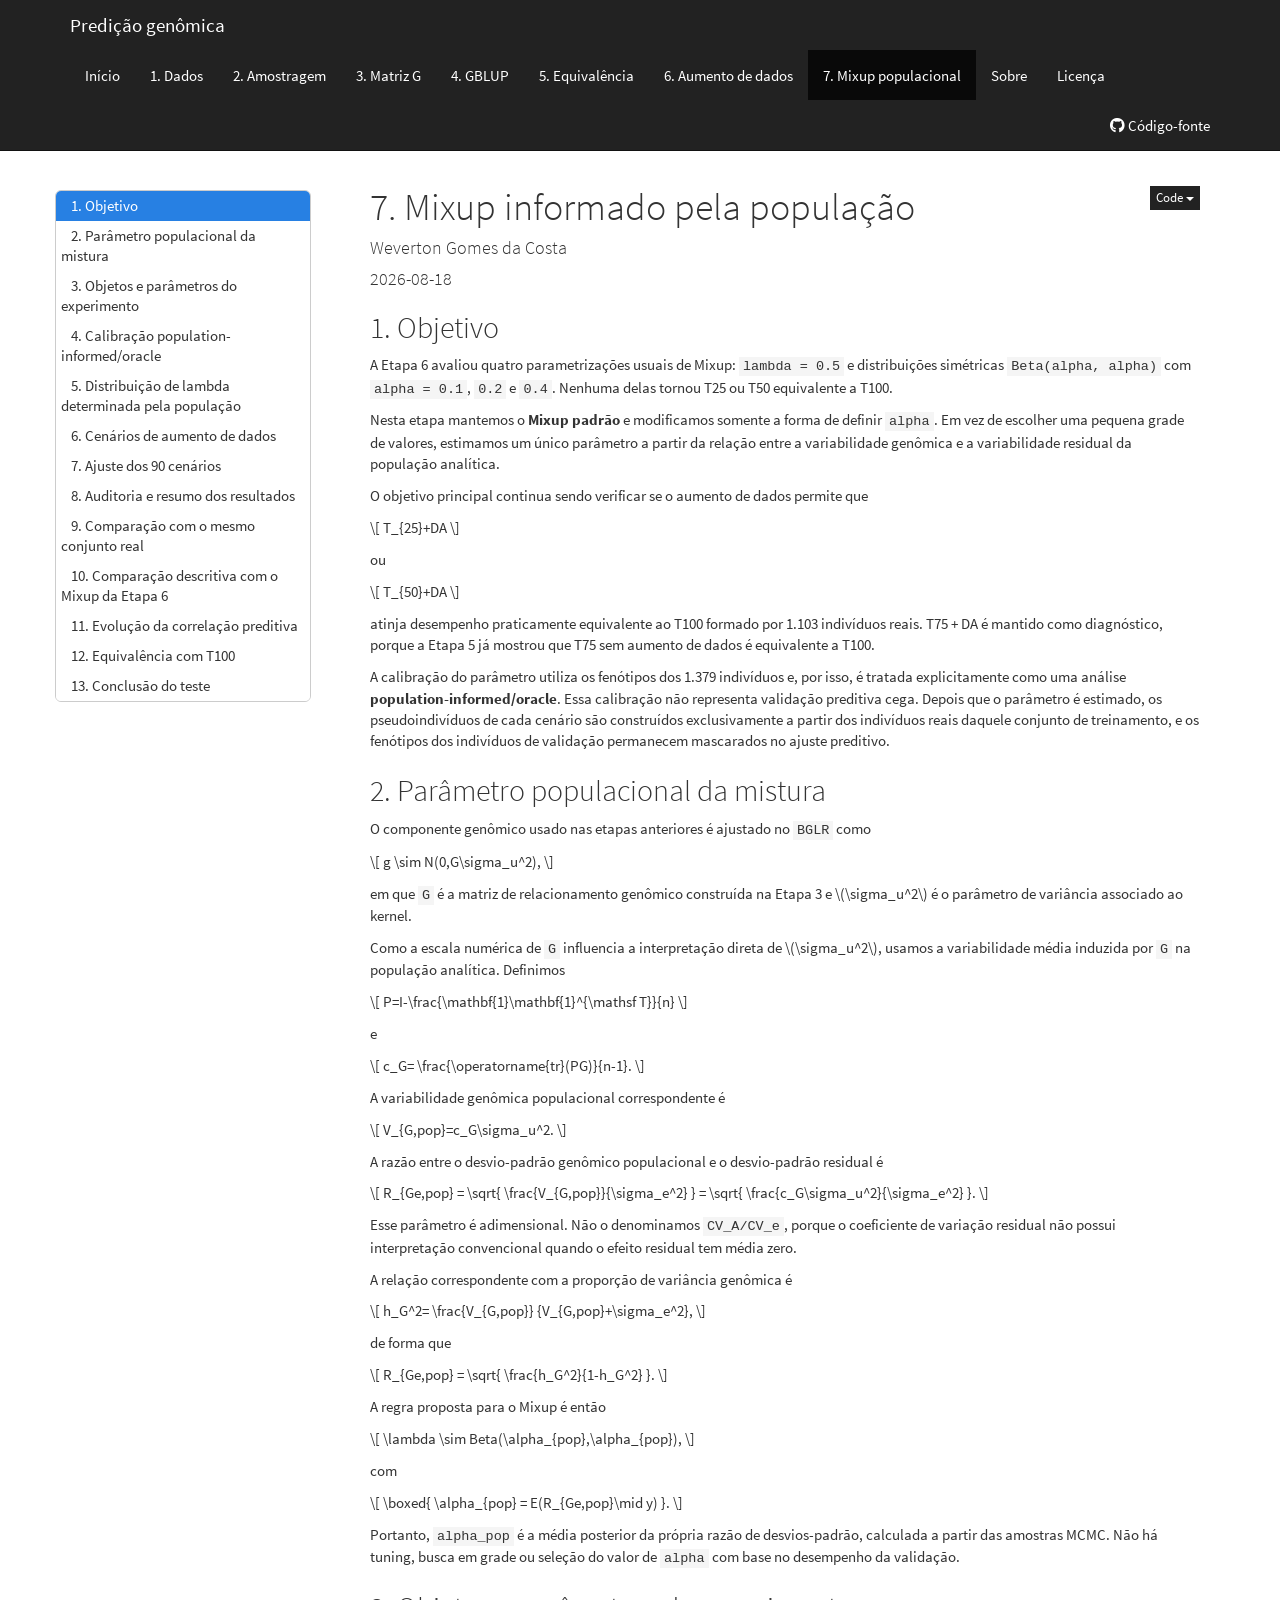
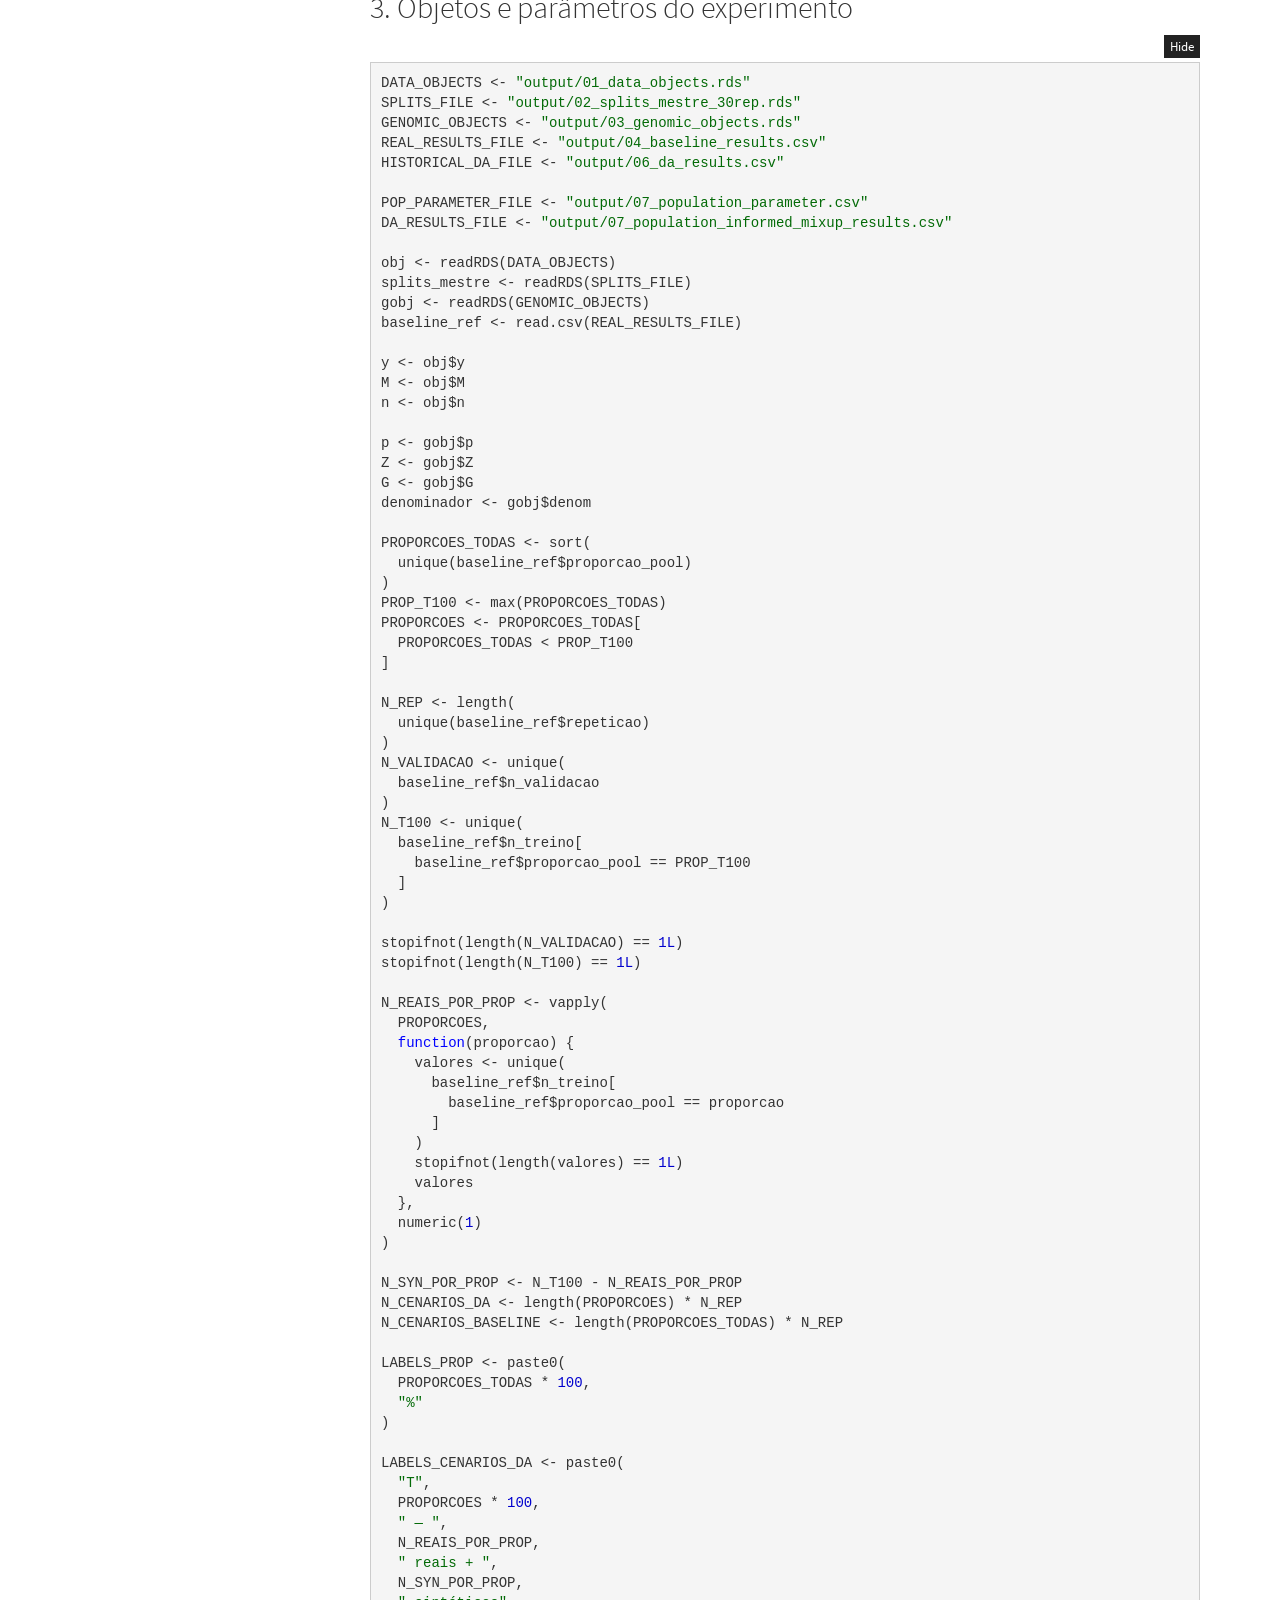
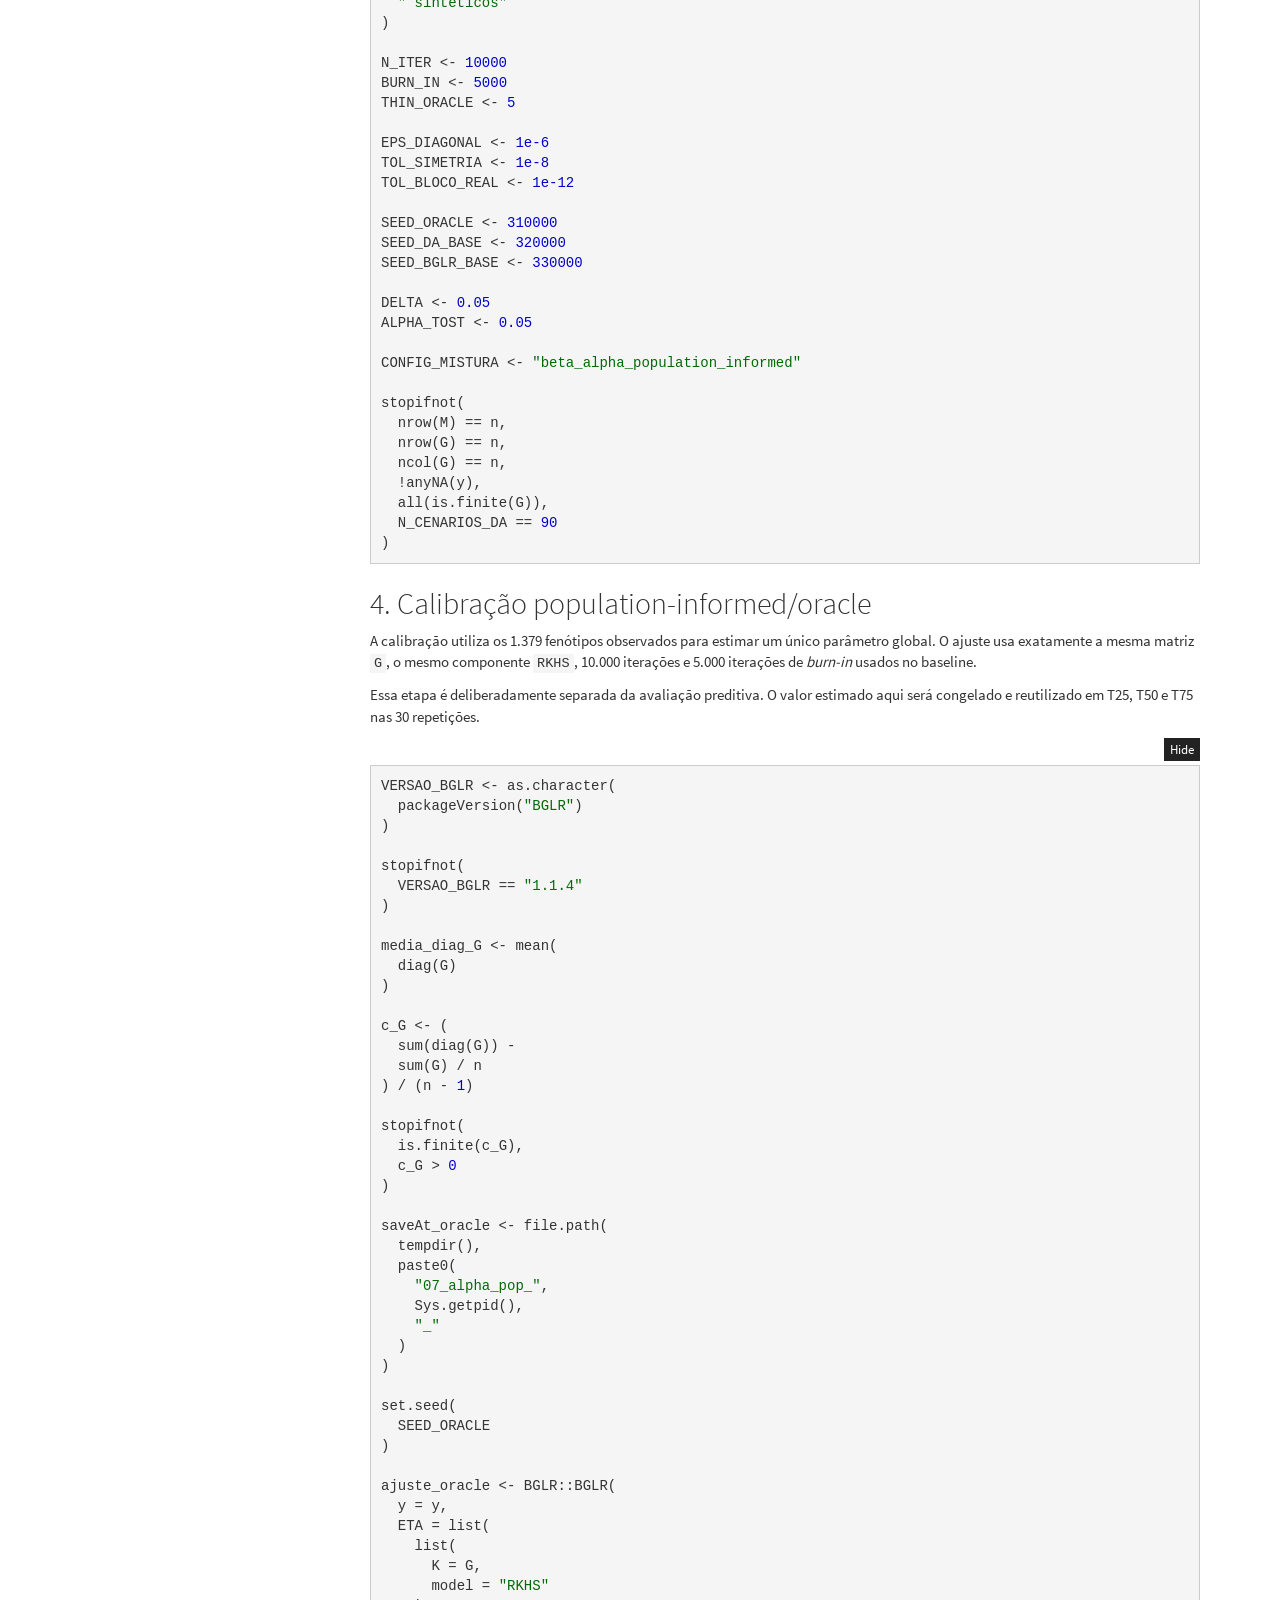
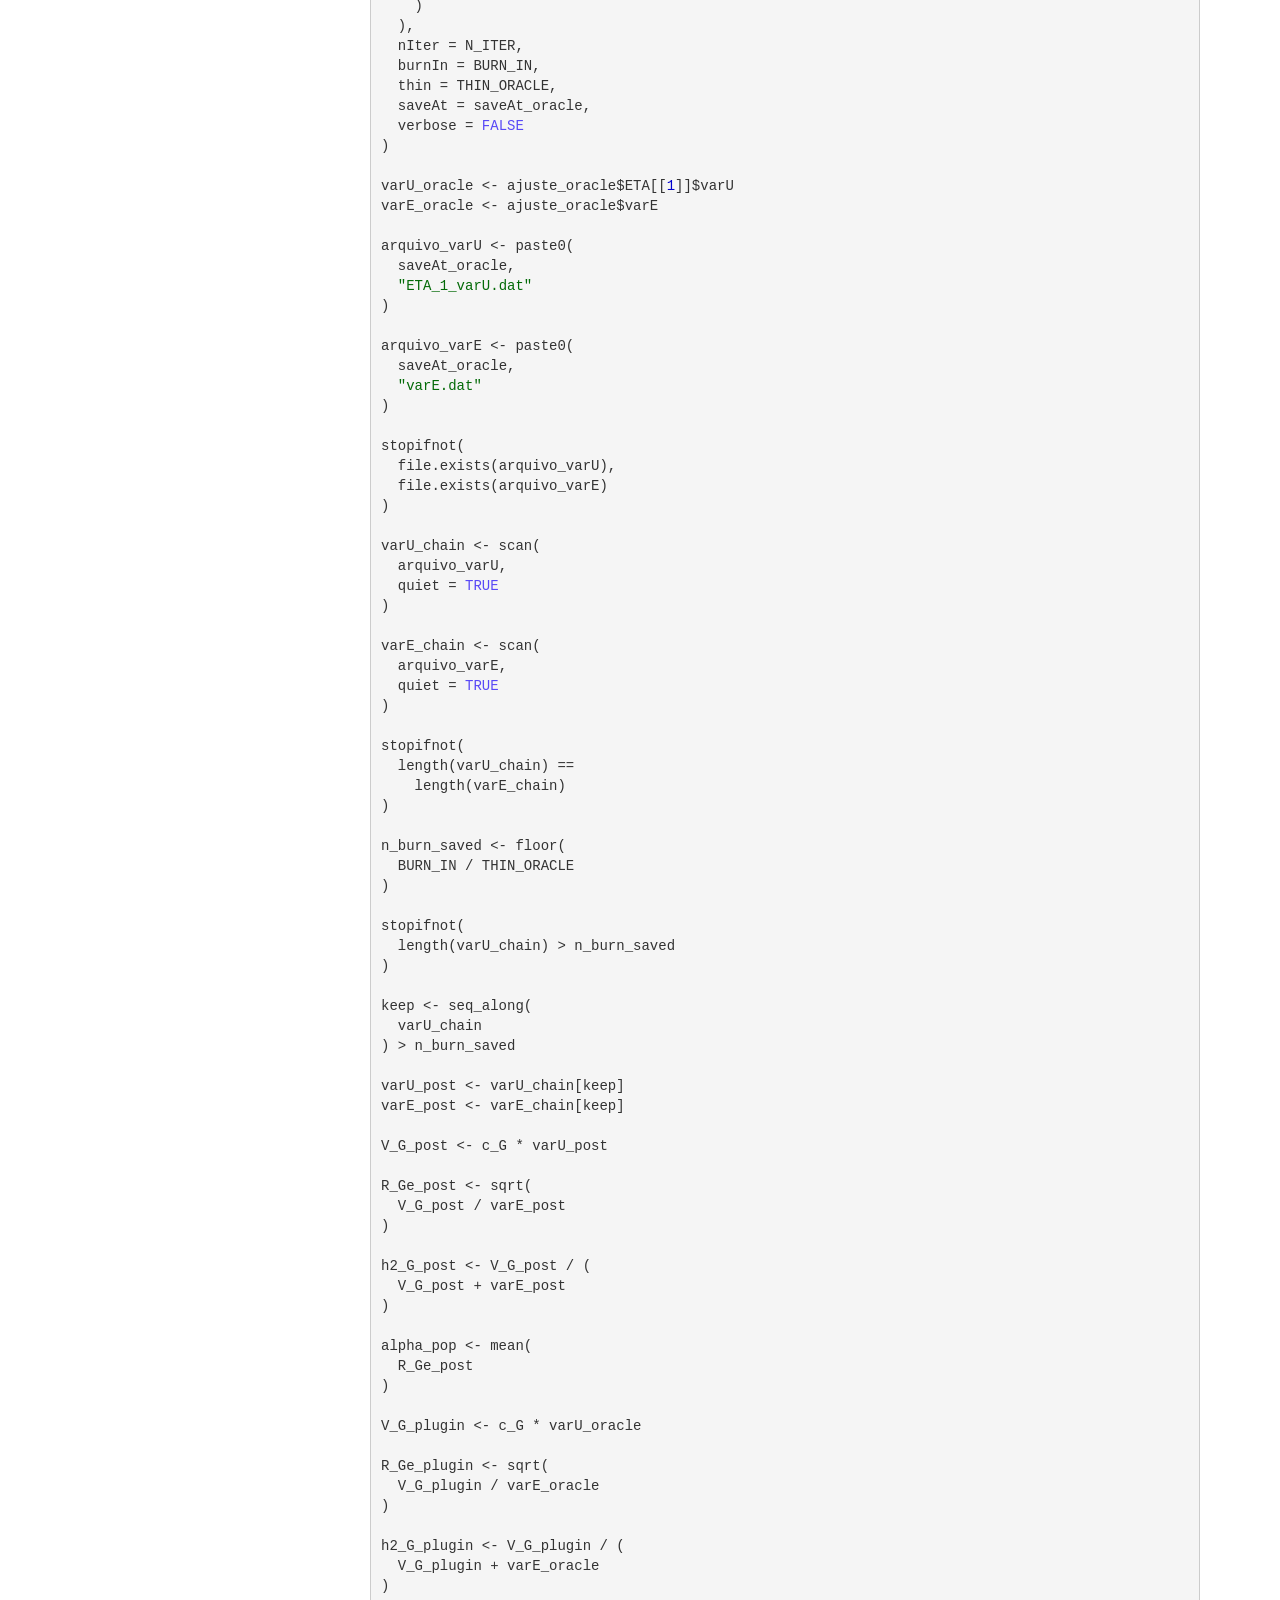
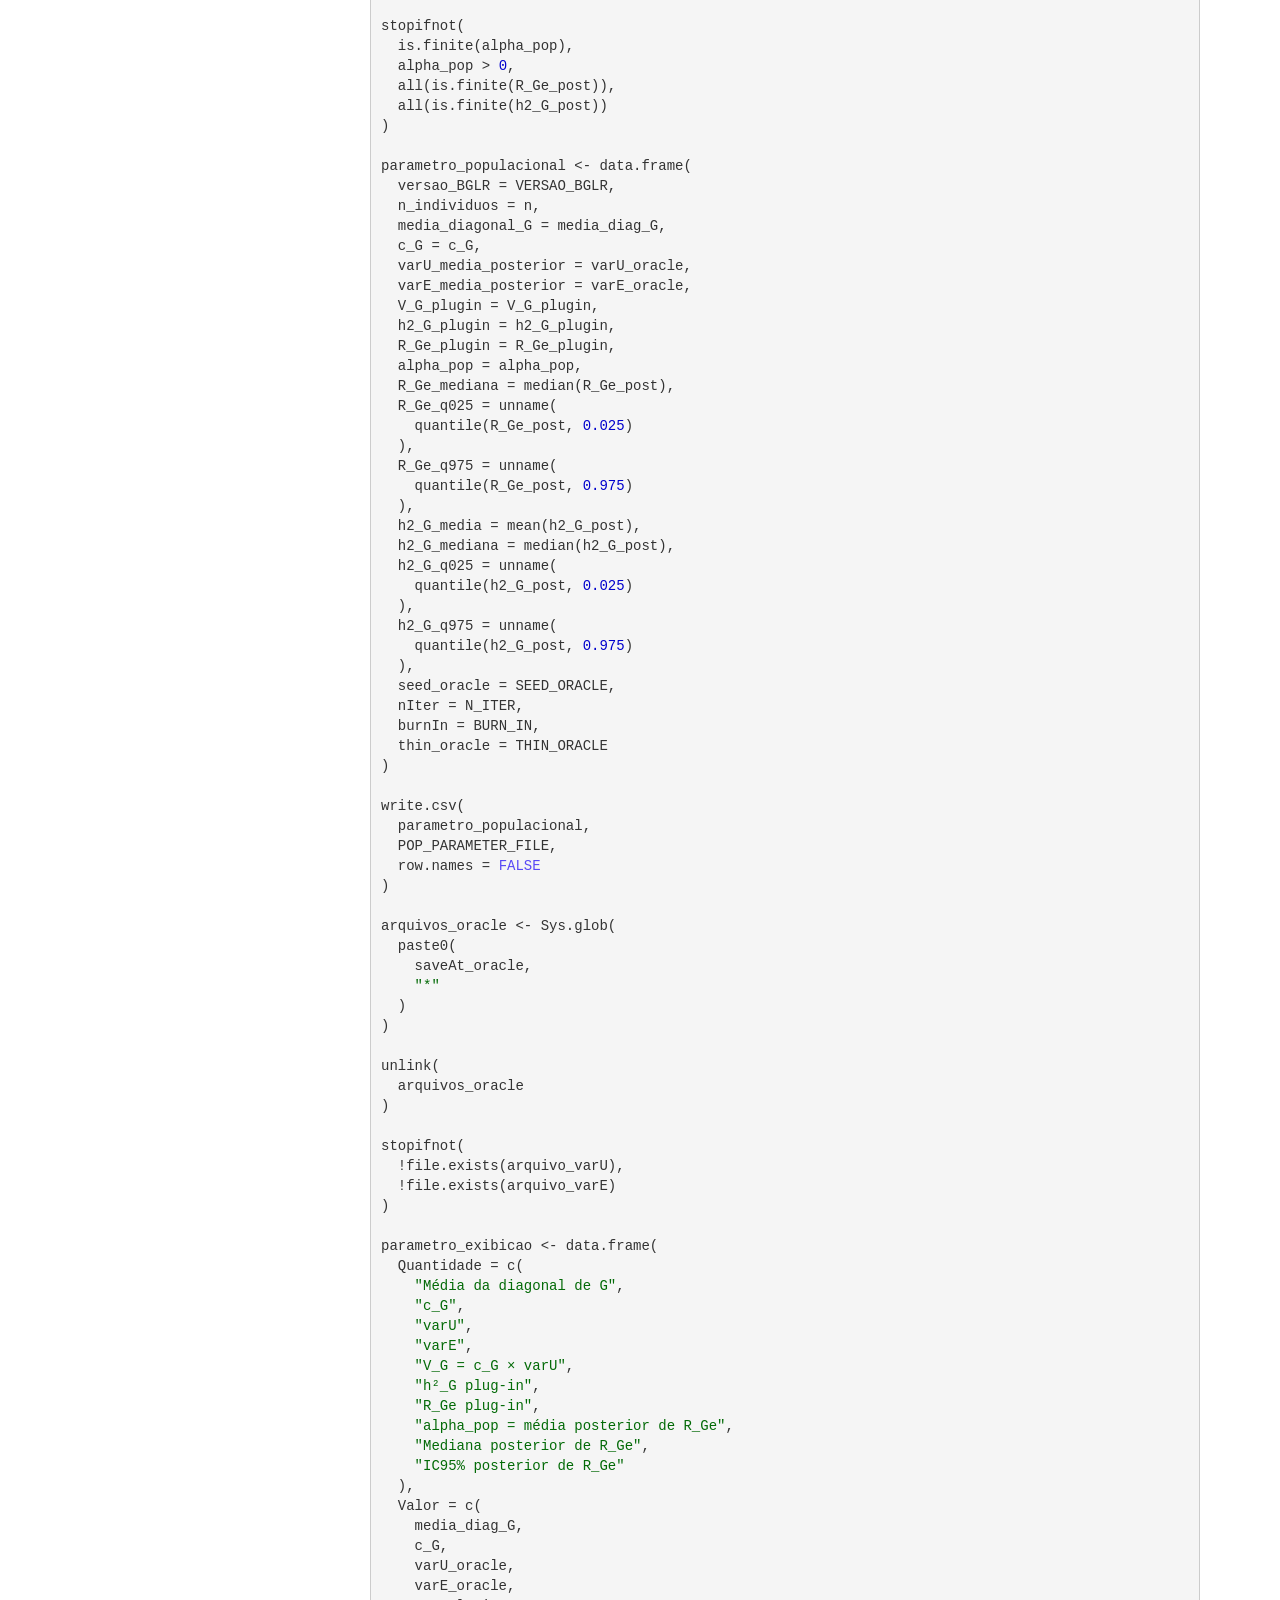
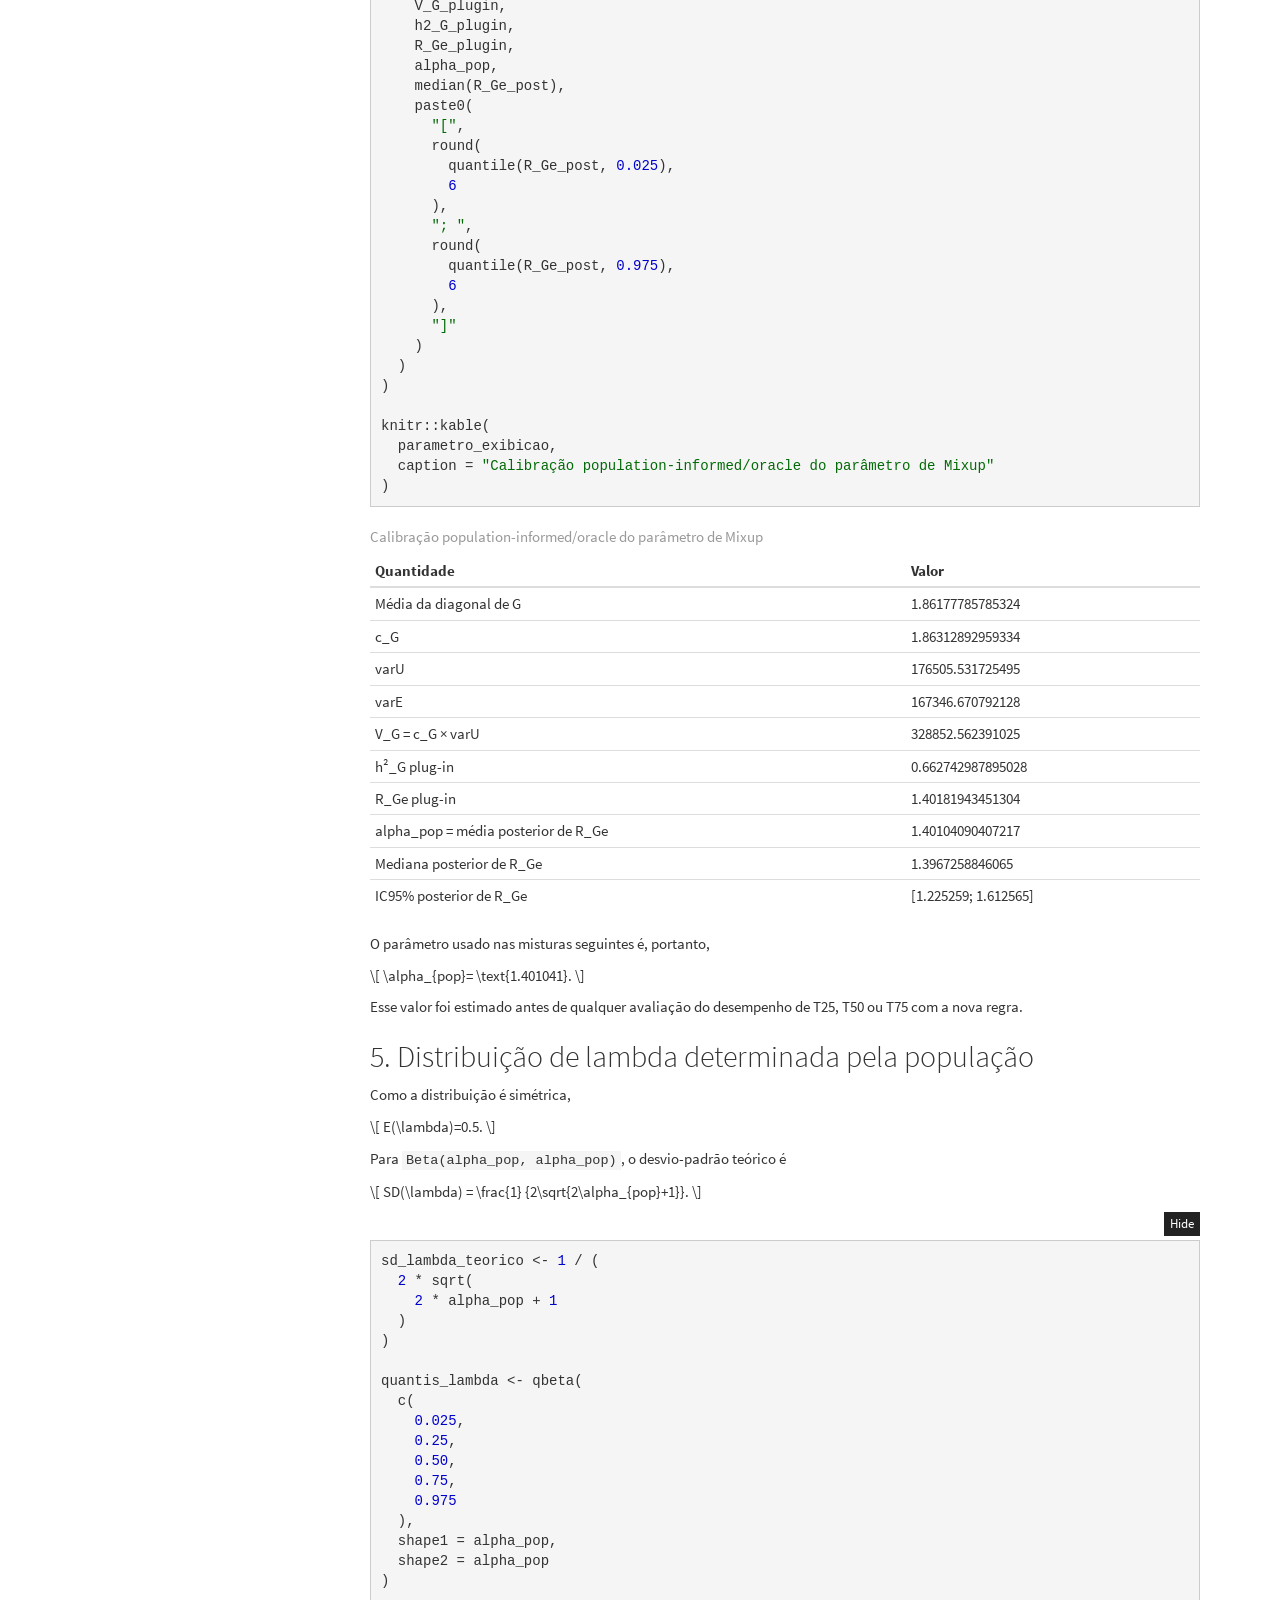
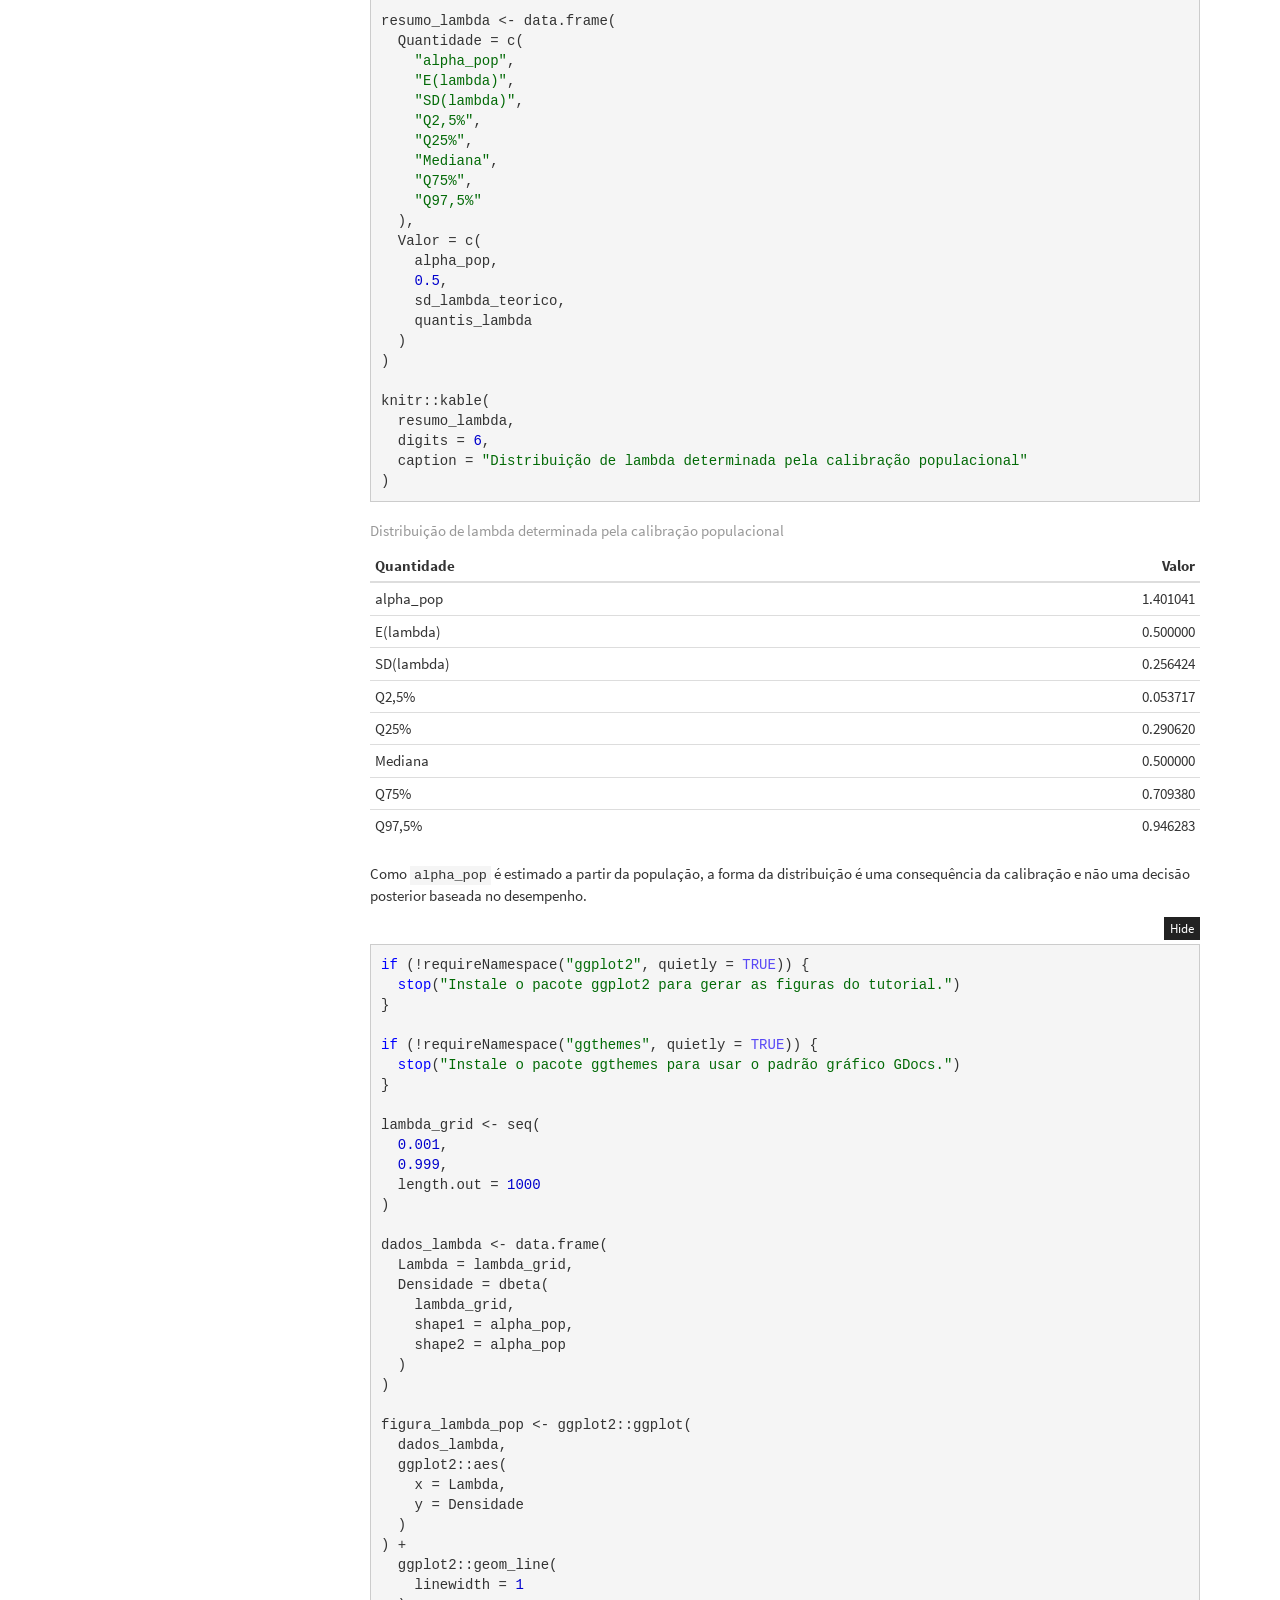
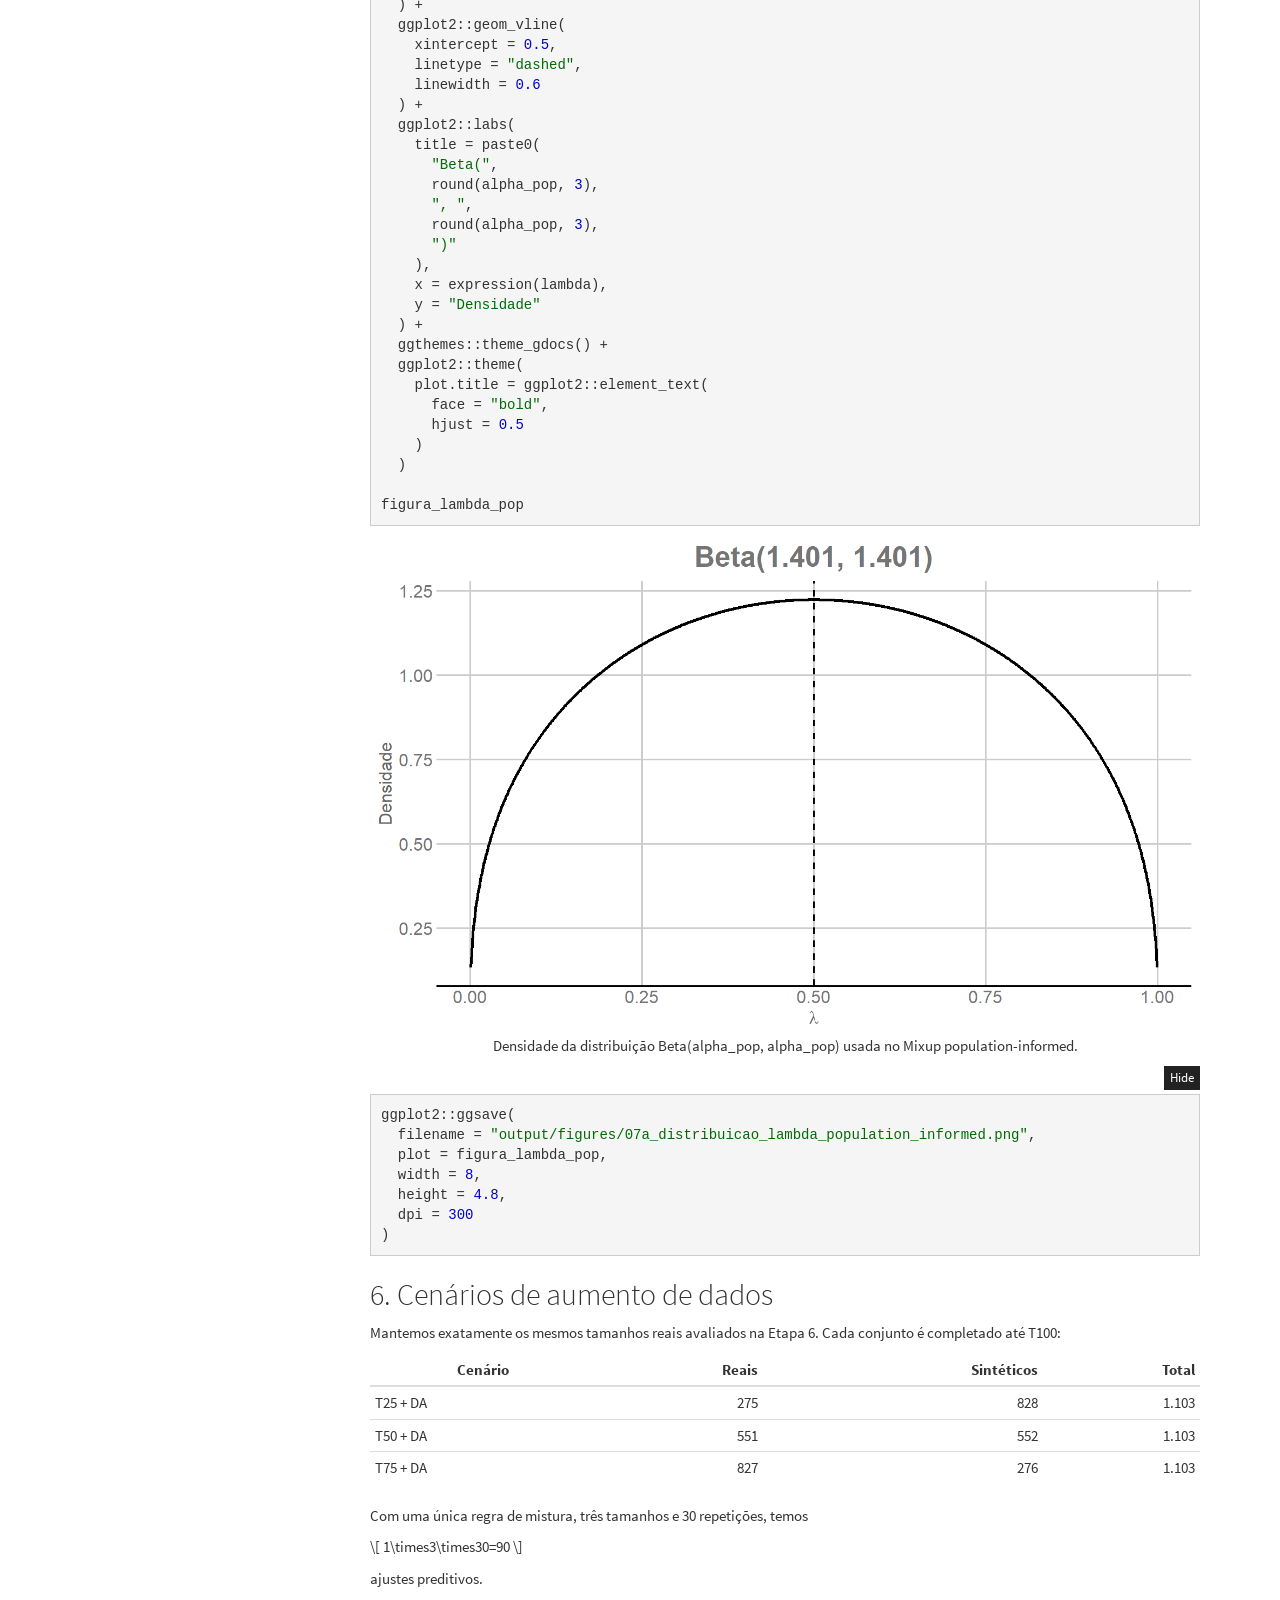
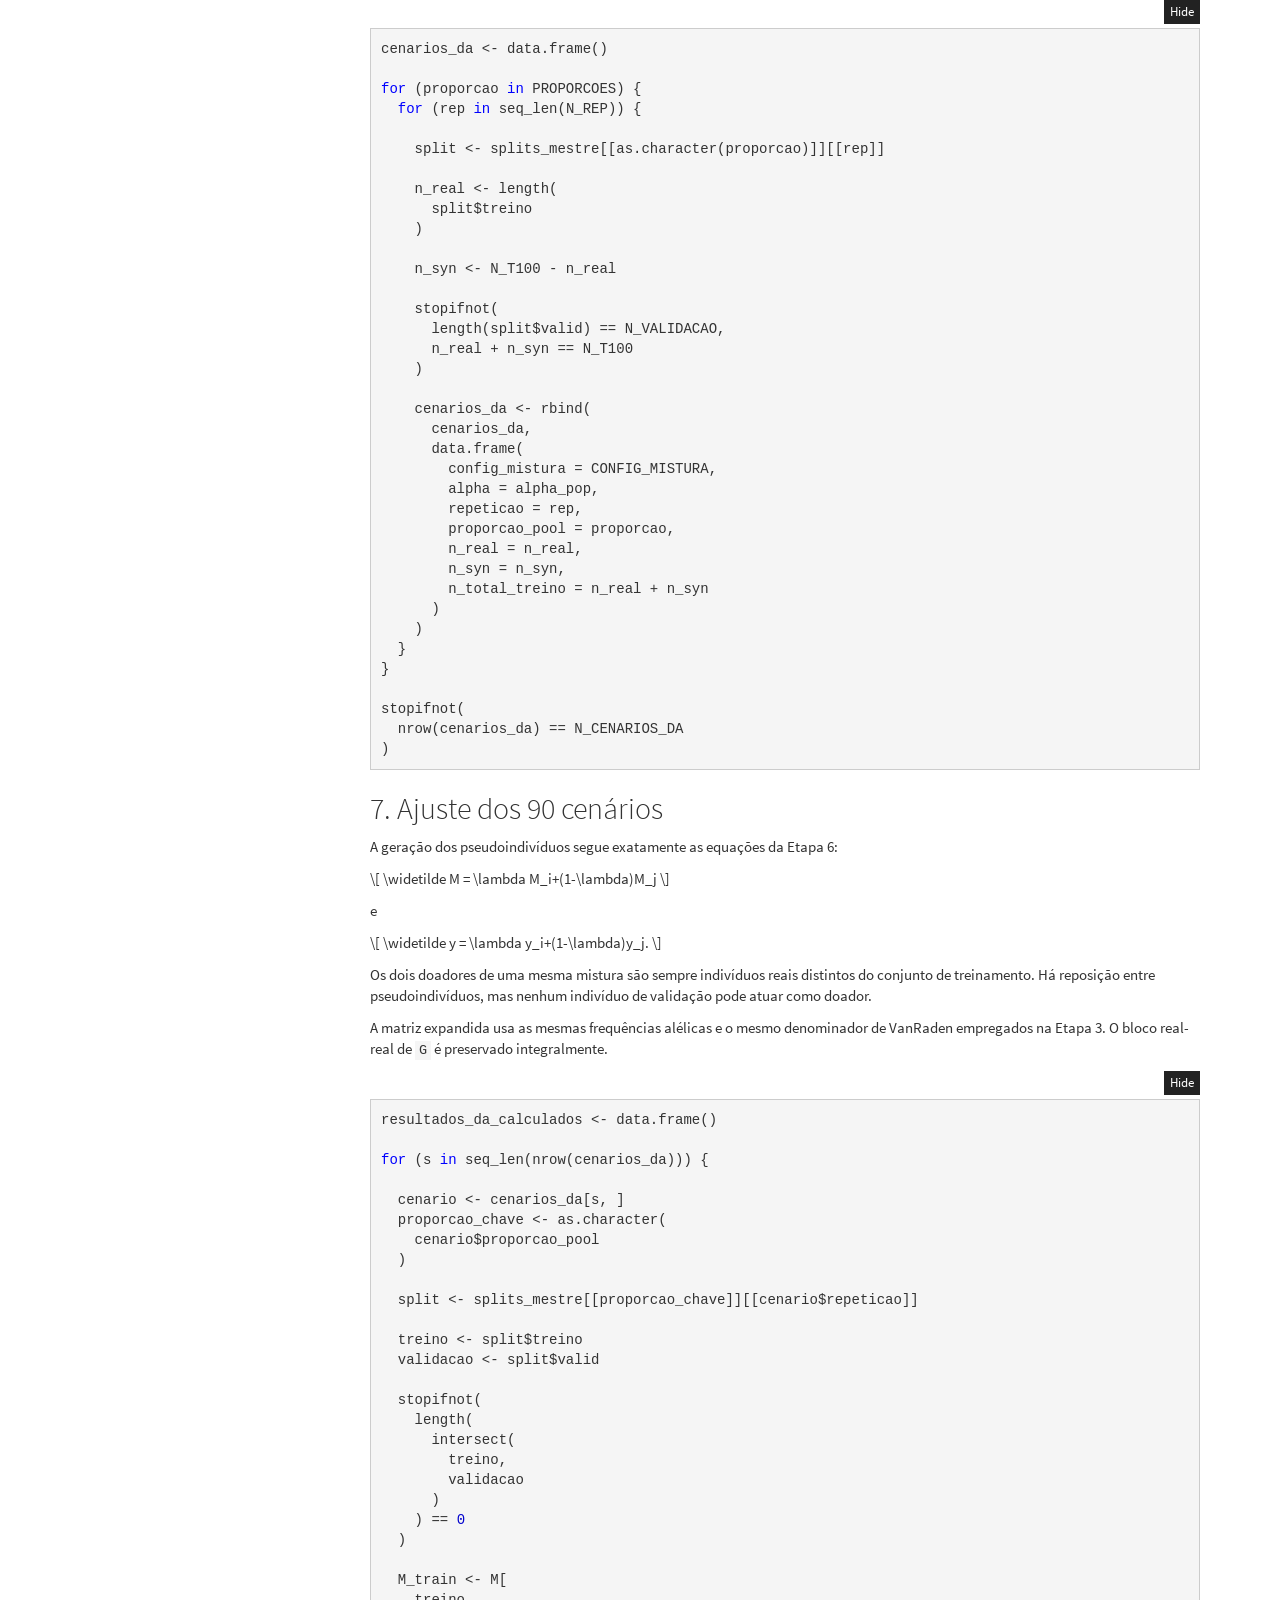
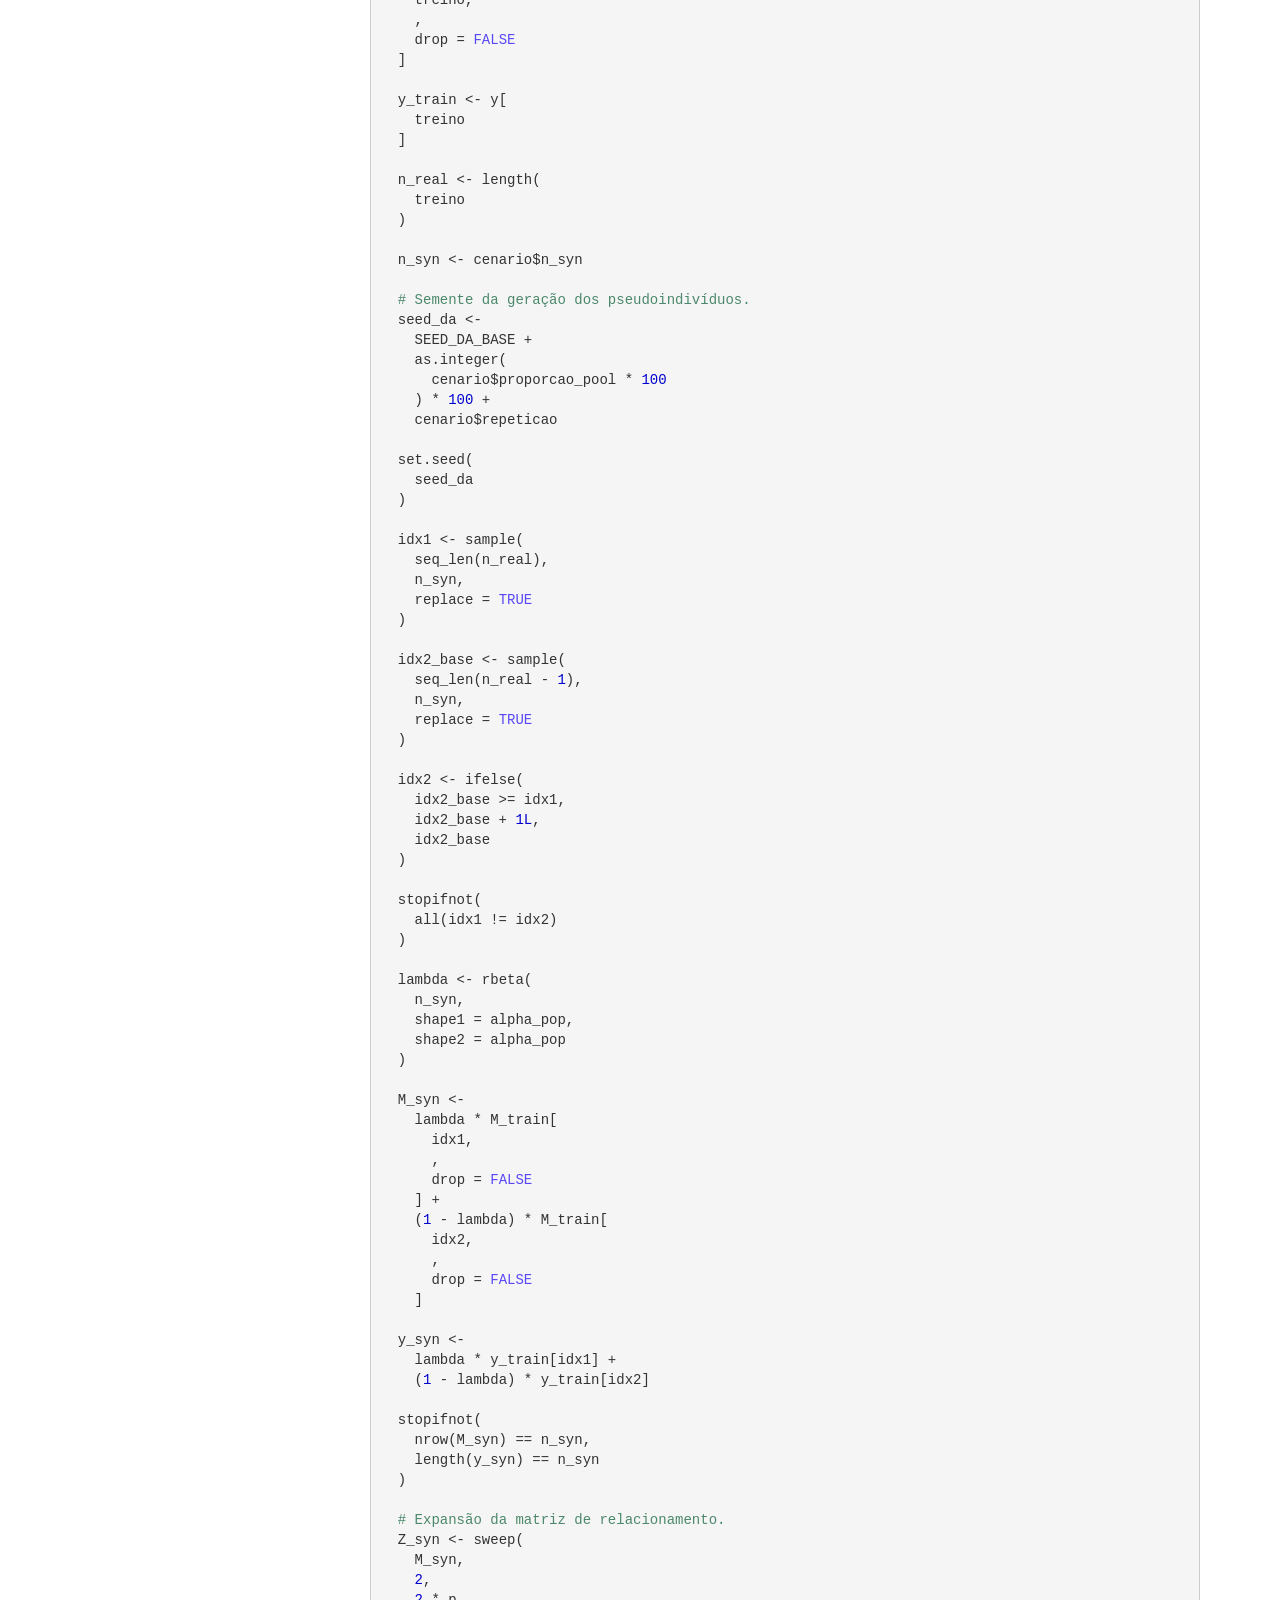
<file: docs/07_population_informed_mixup.html>
<!DOCTYPE html>

<html>

<head>

<meta charset="utf-8" />
<meta name="generator" content="pandoc" />
<meta http-equiv="X-UA-Compatible" content="IE=EDGE" />


<meta name="author" content="Weverton Gomes da Costa" />

<meta name="date" content="2026-08-18" />

<title>7. Mixup informado pela população</title>

<script src="site_libs/header-attrs-2.30/header-attrs.js"></script>
<script src="site_libs/jquery-3.6.0/jquery-3.6.0.min.js"></script>
<meta name="viewport" content="width=device-width, initial-scale=1" />
<link href="site_libs/bootstrap-3.3.5/css/cosmo.min.css" rel="stylesheet" />
<script src="site_libs/bootstrap-3.3.5/js/bootstrap.min.js"></script>
<script src="site_libs/bootstrap-3.3.5/shim/html5shiv.min.js"></script>
<script src="site_libs/bootstrap-3.3.5/shim/respond.min.js"></script>
<style>h1 {font-size: 34px;}
       h1.title {font-size: 38px;}
       h2 {font-size: 30px;}
       h3 {font-size: 24px;}
       h4 {font-size: 18px;}
       h5 {font-size: 16px;}
       h6 {font-size: 12px;}
       code {color: inherit; background-color: rgba(0, 0, 0, 0.04);}
       pre:not([class]) { background-color: white }</style>
<script src="site_libs/jqueryui-1.13.2/jquery-ui.min.js"></script>
<link href="site_libs/tocify-1.9.1/jquery.tocify.css" rel="stylesheet" />
<script src="site_libs/tocify-1.9.1/jquery.tocify.js"></script>
<script src="site_libs/navigation-1.1/tabsets.js"></script>
<script src="site_libs/navigation-1.1/codefolding.js"></script>
<script src="site_libs/navigation-1.1/sourceembed.js"></script>
<link href="site_libs/highlightjs-9.12.0/textmate.css" rel="stylesheet" />
<script src="site_libs/highlightjs-9.12.0/highlight.js"></script>
<link href="site_libs/pagedtable-1.1/css/pagedtable.css" rel="stylesheet" />
<script src="site_libs/pagedtable-1.1/js/pagedtable.js"></script>
<link href="site_libs/font-awesome-6.5.2/css/all.min.css" rel="stylesheet" />
<link href="site_libs/font-awesome-6.5.2/css/v4-shims.min.css" rel="stylesheet" />

<link rel="icon" href="https://github.com/workflowr/workflowr-assets/raw/main/img/reproducible.png">
<!-- Add a small amount of space between sections. -->
<style type="text/css">
div.section {
  padding-top: 12px;
}
</style>



<style type="text/css">
  code{white-space: pre-wrap;}
  span.smallcaps{font-variant: small-caps;}
  span.underline{text-decoration: underline;}
  div.column{display: inline-block; vertical-align: top; width: 50%;}
  div.hanging-indent{margin-left: 1.5em; text-indent: -1.5em;}
  ul.task-list{list-style: none;}
    </style>

<style type="text/css">code{white-space: pre;}</style>
<script type="text/javascript">
if (window.hljs) {
  hljs.configure({languages: []});
  hljs.initHighlightingOnLoad();
  if (document.readyState && document.readyState === "complete") {
    window.setTimeout(function() { hljs.initHighlighting(); }, 0);
  }
}
</script>




<style type="text/css">
#rmd-source-code {
  display: none;
}
</style>





<style type = "text/css">
.main-container {
  max-width: 940px;
  margin-left: auto;
  margin-right: auto;
}
img {
  max-width:100%;
}
.tabbed-pane {
  padding-top: 12px;
}
.html-widget {
  margin-bottom: 20px;
}
button.code-folding-btn:focus {
  outline: none;
}
summary {
  display: list-item;
}
details > summary > p:only-child {
  display: inline;
}
pre code {
  padding: 0;
}
</style>


<style type="text/css">
.dropdown-submenu {
  position: relative;
}
.dropdown-submenu>.dropdown-menu {
  top: 0;
  left: 100%;
  margin-top: -6px;
  margin-left: -1px;
  border-radius: 0 6px 6px 6px;
}
.dropdown-submenu:hover>.dropdown-menu {
  display: block;
}
.dropdown-submenu>a:after {
  display: block;
  content: " ";
  float: right;
  width: 0;
  height: 0;
  border-color: transparent;
  border-style: solid;
  border-width: 5px 0 5px 5px;
  border-left-color: #cccccc;
  margin-top: 5px;
  margin-right: -10px;
}
.dropdown-submenu:hover>a:after {
  border-left-color: #adb5bd;
}
.dropdown-submenu.pull-left {
  float: none;
}
.dropdown-submenu.pull-left>.dropdown-menu {
  left: -100%;
  margin-left: 10px;
  border-radius: 6px 0 6px 6px;
}
</style>

<script type="text/javascript">
// manage active state of menu based on current page
$(document).ready(function () {
  // active menu anchor
  href = window.location.pathname
  href = href.substr(href.lastIndexOf('/') + 1)
  if (href === "")
    href = "index.html";
  var menuAnchor = $('a[href="' + href + '"]');

  // mark the anchor link active (and if it's in a dropdown, also mark that active)
  var dropdown = menuAnchor.closest('li.dropdown');
  if (window.bootstrap) { // Bootstrap 4+
    menuAnchor.addClass('active');
    dropdown.find('> .dropdown-toggle').addClass('active');
  } else { // Bootstrap 3
    menuAnchor.parent().addClass('active');
    dropdown.addClass('active');
  }

  // Navbar adjustments
  var navHeight = $(".navbar").first().height() + 15;
  var style = document.createElement('style');
  var pt = "padding-top: " + navHeight + "px; ";
  var mt = "margin-top: -" + navHeight + "px; ";
  var css = "";
  // offset scroll position for anchor links (for fixed navbar)
  for (var i = 1; i <= 6; i++) {
    css += ".section h" + i + "{ " + pt + mt + "}\n";
  }
  style.innerHTML = "body {" + pt + "padding-bottom: 40px; }\n" + css;
  document.head.appendChild(style);
});
</script>

<!-- tabsets -->

<style type="text/css">
.tabset-dropdown > .nav-tabs {
  display: inline-table;
  max-height: 500px;
  min-height: 44px;
  overflow-y: auto;
  border: 1px solid #ddd;
  border-radius: 4px;
}

.tabset-dropdown > .nav-tabs > li.active:before, .tabset-dropdown > .nav-tabs.nav-tabs-open:before {
  content: "\e259";
  font-family: 'Glyphicons Halflings';
  display: inline-block;
  padding: 10px;
  border-right: 1px solid #ddd;
}

.tabset-dropdown > .nav-tabs.nav-tabs-open > li.active:before {
  content: "\e258";
  font-family: 'Glyphicons Halflings';
  border: none;
}

.tabset-dropdown > .nav-tabs > li.active {
  display: block;
}

.tabset-dropdown > .nav-tabs > li > a,
.tabset-dropdown > .nav-tabs > li > a:focus,
.tabset-dropdown > .nav-tabs > li > a:hover {
  border: none;
  display: inline-block;
  border-radius: 4px;
  background-color: transparent;
}

.tabset-dropdown > .nav-tabs.nav-tabs-open > li {
  display: block;
  float: none;
}

.tabset-dropdown > .nav-tabs > li {
  display: none;
}
</style>

<!-- code folding -->
<style type="text/css">
.code-folding-btn { margin-bottom: 4px; }
</style>



<style type="text/css">

#TOC {
  margin: 25px 0px 20px 0px;
}
@media (max-width: 768px) {
#TOC {
  position: relative;
  width: 100%;
}
}

@media print {
.toc-content {
  /* see https://github.com/w3c/csswg-drafts/issues/4434 */
  float: right;
}
}

.toc-content {
  padding-left: 30px;
  padding-right: 40px;
}

div.main-container {
  max-width: 1200px;
}

div.tocify {
  width: 20%;
  max-width: 260px;
  max-height: 85%;
}

@media (min-width: 768px) and (max-width: 991px) {
  div.tocify {
    width: 25%;
  }
}

@media (max-width: 767px) {
  div.tocify {
    width: 100%;
    max-width: none;
  }
}

.tocify ul, .tocify li {
  line-height: 20px;
}

.tocify-subheader .tocify-item {
  font-size: 0.90em;
}

.tocify .list-group-item {
  border-radius: 0px;
}


</style>



</head>

<body>


<div class="container-fluid main-container">


<!-- setup 3col/9col grid for toc_float and main content  -->
<div class="row">
<div class="col-xs-12 col-sm-4 col-md-3">
<div id="TOC" class="tocify">
</div>
</div>

<div class="toc-content col-xs-12 col-sm-8 col-md-9">




<div class="navbar navbar-default  navbar-fixed-top" role="navigation">
  <div class="container">
    <div class="navbar-header">
      <button type="button" class="navbar-toggle collapsed" data-toggle="collapse" data-bs-toggle="collapse" data-target="#navbar" data-bs-target="#navbar">
        <span class="icon-bar"></span>
        <span class="icon-bar"></span>
        <span class="icon-bar"></span>
      </button>
      <a class="navbar-brand" href="index.html">Predição genômica</a>
    </div>
    <div id="navbar" class="navbar-collapse collapse">
      <ul class="nav navbar-nav">
        <li>
  <a href="index.html">Início</a>
</li>
<li>
  <a href="01_data_audit.html">1. Dados</a>
</li>
<li>
  <a href="02_sampling_splits.html">2. Amostragem</a>
</li>
<li>
  <a href="03_genomic_matrix.html">3. Matriz G</a>
</li>
<li>
  <a href="04_gblup_baseline.html">4. GBLUP</a>
</li>
<li>
  <a href="05_equivalence.html">5. Equivalência</a>
</li>
<li>
  <a href="06_data_augmentation.html">6. Aumento de dados</a>
</li>
<li>
  <a href="07_population_informed_mixup.html">7. Mixup populacional</a>
</li>
<li>
  <a href="about.html">Sobre</a>
</li>
<li>
  <a href="license.html">Licença</a>
</li>
      </ul>
      <ul class="nav navbar-nav navbar-right">
        <li>
  <a href="https://github.com/WevertonGomesCosta/genomic-prediction-data-augmentation">
    <span class="fa fa-github"></span>
     
    Código-fonte
  </a>
</li>
      </ul>
    </div><!--/.nav-collapse -->
  </div><!--/.container -->
</div><!--/.navbar -->

<div id="header">

<div class="btn-group pull-right float-right">
<button type="button" class="btn btn-default btn-xs btn-secondary btn-sm dropdown-toggle" data-toggle="dropdown" data-bs-toggle="dropdown" aria-haspopup="true" aria-expanded="false"><span>Code</span> <span class="caret"></span></button>
<ul class="dropdown-menu dropdown-menu-right" style="min-width: 50px;">
<li><a id="rmd-show-all-code" href="#">Show All Code</a></li>
<li><a id="rmd-hide-all-code" href="#">Hide All Code</a></li>
<li role="separator" class="divider"></li>
<li><a id="rmd-download-source" href="#">Download Rmd</a></li>
</ul>
</div>



<h1 class="title toc-ignore">7. Mixup informado pela população</h1>
<h4 class="author">Weverton Gomes da Costa</h4>
<h4 class="date">2026-08-18</h4>

</div>


<div id="objetivo" class="section level2">
<h2>1. Objetivo</h2>
<p>A Etapa 6 avaliou quatro parametrizações usuais de Mixup:
<code>lambda = 0.5</code> e distribuições simétricas
<code>Beta(alpha, alpha)</code> com <code>alpha = 0.1</code>,
<code>0.2</code> e <code>0.4</code>. Nenhuma delas tornou T25 ou T50
equivalente a T100.</p>
<p>Nesta etapa mantemos o <strong>Mixup padrão</strong> e modificamos
somente a forma de definir <code>alpha</code>. Em vez de escolher uma
pequena grade de valores, estimamos um único parâmetro a partir da
relação entre a variabilidade genômica e a variabilidade residual da
população analítica.</p>
<p>O objetivo principal continua sendo verificar se o aumento de dados
permite que</p>
<p><span class="math display">\[
T_{25}+DA
\]</span></p>
<p>ou</p>
<p><span class="math display">\[
T_{50}+DA
\]</span></p>
<p>atinja desempenho praticamente equivalente ao T100 formado por 1.103
indivíduos reais. T75 + DA é mantido como diagnóstico, porque a Etapa 5
já mostrou que T75 sem aumento de dados é equivalente a T100.</p>
<p>A calibração do parâmetro utiliza os fenótipos dos 1.379 indivíduos
e, por isso, é tratada explicitamente como uma análise
<strong>population-informed/oracle</strong>. Essa calibração não
representa validação preditiva cega. Depois que o parâmetro é estimado,
os pseudoindivíduos de cada cenário são construídos exclusivamente a
partir dos indivíduos reais daquele conjunto de treinamento, e os
fenótipos dos indivíduos de validação permanecem mascarados no ajuste
preditivo.</p>
</div>
<div id="parâmetro-populacional-da-mistura" class="section level2">
<h2>2. Parâmetro populacional da mistura</h2>
<p>O componente genômico usado nas etapas anteriores é ajustado no
<code>BGLR</code> como</p>
<p><span class="math display">\[
g \sim N(0,G\sigma_u^2),
\]</span></p>
<p>em que <code>G</code> é a matriz de relacionamento genômico
construída na Etapa 3 e <span class="math inline">\(\sigma_u^2\)</span>
é o parâmetro de variância associado ao kernel.</p>
<p>Como a escala numérica de <code>G</code> influencia a interpretação
direta de <span class="math inline">\(\sigma_u^2\)</span>, usamos a
variabilidade média induzida por <code>G</code> na população analítica.
Definimos</p>
<p><span class="math display">\[
P=I-\frac{\mathbf{1}\mathbf{1}^{\mathsf T}}{n}
\]</span></p>
<p>e</p>
<p><span class="math display">\[
c_G=
\frac{\operatorname{tr}(PG)}{n-1}.
\]</span></p>
<p>A variabilidade genômica populacional correspondente é</p>
<p><span class="math display">\[
V_{G,pop}=c_G\sigma_u^2.
\]</span></p>
<p>A razão entre o desvio-padrão genômico populacional e o desvio-padrão
residual é</p>
<p><span class="math display">\[
R_{Ge,pop}
=
\sqrt{
\frac{V_{G,pop}}{\sigma_e^2}
}
=
\sqrt{
\frac{c_G\sigma_u^2}{\sigma_e^2}
}.
\]</span></p>
<p>Esse parâmetro é adimensional. Não o denominamos
<code>CV_A/CV_e</code>, porque o coeficiente de variação residual não
possui interpretação convencional quando o efeito residual tem média
zero.</p>
<p>A relação correspondente com a proporção de variância genômica é</p>
<p><span class="math display">\[
h_G^2=
\frac{V_{G,pop}}
{V_{G,pop}+\sigma_e^2},
\]</span></p>
<p>de forma que</p>
<p><span class="math display">\[
R_{Ge,pop}
=
\sqrt{
\frac{h_G^2}{1-h_G^2}
}.
\]</span></p>
<p>A regra proposta para o Mixup é então</p>
<p><span class="math display">\[
\lambda
\sim
Beta(\alpha_{pop},\alpha_{pop}),
\]</span></p>
<p>com</p>
<p><span class="math display">\[
\boxed{
\alpha_{pop}
=
E(R_{Ge,pop}\mid y)
}.
\]</span></p>
<p>Portanto, <code>alpha_pop</code> é a média posterior da própria razão
de desvios-padrão, calculada a partir das amostras MCMC. Não há tuning,
busca em grade ou seleção do valor de <code>alpha</code> com base no
desempenho da validação.</p>
</div>
<div id="objetos-e-parâmetros-do-experimento" class="section level2">
<h2>3. Objetos e parâmetros do experimento</h2>
<pre class="r"><code>DATA_OBJECTS &lt;- &quot;output/01_data_objects.rds&quot;
SPLITS_FILE &lt;- &quot;output/02_splits_mestre_30rep.rds&quot;
GENOMIC_OBJECTS &lt;- &quot;output/03_genomic_objects.rds&quot;
REAL_RESULTS_FILE &lt;- &quot;output/04_baseline_results.csv&quot;
HISTORICAL_DA_FILE &lt;- &quot;output/06_da_results.csv&quot;

POP_PARAMETER_FILE &lt;- &quot;output/07_population_parameter.csv&quot;
DA_RESULTS_FILE &lt;- &quot;output/07_population_informed_mixup_results.csv&quot;

obj &lt;- readRDS(DATA_OBJECTS)
splits_mestre &lt;- readRDS(SPLITS_FILE)
gobj &lt;- readRDS(GENOMIC_OBJECTS)
baseline_ref &lt;- read.csv(REAL_RESULTS_FILE)

y &lt;- obj$y
M &lt;- obj$M
n &lt;- obj$n

p &lt;- gobj$p
Z &lt;- gobj$Z
G &lt;- gobj$G
denominador &lt;- gobj$denom

PROPORCOES_TODAS &lt;- sort(
  unique(baseline_ref$proporcao_pool)
)
PROP_T100 &lt;- max(PROPORCOES_TODAS)
PROPORCOES &lt;- PROPORCOES_TODAS[
  PROPORCOES_TODAS &lt; PROP_T100
]

N_REP &lt;- length(
  unique(baseline_ref$repeticao)
)
N_VALIDACAO &lt;- unique(
  baseline_ref$n_validacao
)
N_T100 &lt;- unique(
  baseline_ref$n_treino[
    baseline_ref$proporcao_pool == PROP_T100
  ]
)

stopifnot(length(N_VALIDACAO) == 1L)
stopifnot(length(N_T100) == 1L)

N_REAIS_POR_PROP &lt;- vapply(
  PROPORCOES,
  function(proporcao) {
    valores &lt;- unique(
      baseline_ref$n_treino[
        baseline_ref$proporcao_pool == proporcao
      ]
    )
    stopifnot(length(valores) == 1L)
    valores
  },
  numeric(1)
)

N_SYN_POR_PROP &lt;- N_T100 - N_REAIS_POR_PROP
N_CENARIOS_DA &lt;- length(PROPORCOES) * N_REP
N_CENARIOS_BASELINE &lt;- length(PROPORCOES_TODAS) * N_REP

LABELS_PROP &lt;- paste0(
  PROPORCOES_TODAS * 100,
  &quot;%&quot;
)

LABELS_CENARIOS_DA &lt;- paste0(
  &quot;T&quot;,
  PROPORCOES * 100,
  &quot; — &quot;,
  N_REAIS_POR_PROP,
  &quot; reais + &quot;,
  N_SYN_POR_PROP,
  &quot; sintéticos&quot;
)

N_ITER &lt;- 10000
BURN_IN &lt;- 5000
THIN_ORACLE &lt;- 5

EPS_DIAGONAL &lt;- 1e-6
TOL_SIMETRIA &lt;- 1e-8
TOL_BLOCO_REAL &lt;- 1e-12

SEED_ORACLE &lt;- 310000
SEED_DA_BASE &lt;- 320000
SEED_BGLR_BASE &lt;- 330000

DELTA &lt;- 0.05
ALPHA_TOST &lt;- 0.05

CONFIG_MISTURA &lt;- &quot;beta_alpha_population_informed&quot;

stopifnot(
  nrow(M) == n,
  nrow(G) == n,
  ncol(G) == n,
  !anyNA(y),
  all(is.finite(G)),
  N_CENARIOS_DA == 90
)</code></pre>
</div>
<div id="calibração-population-informedoracle" class="section level2">
<h2>4. Calibração population-informed/oracle</h2>
<p>A calibração utiliza os 1.379 fenótipos observados para estimar um
único parâmetro global. O ajuste usa exatamente a mesma matriz
<code>G</code>, o mesmo componente <code>RKHS</code>, 10.000 iterações e
5.000 iterações de <em>burn-in</em> usados no baseline.</p>
<p>Essa etapa é deliberadamente separada da avaliação preditiva. O valor
estimado aqui será congelado e reutilizado em T25, T50 e T75 nas 30
repetições.</p>
<pre class="r"><code>VERSAO_BGLR &lt;- as.character(
  packageVersion(&quot;BGLR&quot;)
)

stopifnot(
  VERSAO_BGLR == &quot;1.1.4&quot;
)

media_diag_G &lt;- mean(
  diag(G)
)

c_G &lt;- (
  sum(diag(G)) -
  sum(G) / n
) / (n - 1)

stopifnot(
  is.finite(c_G),
  c_G &gt; 0
)

saveAt_oracle &lt;- file.path(
  tempdir(),
  paste0(
    &quot;07_alpha_pop_&quot;,
    Sys.getpid(),
    &quot;_&quot;
  )
)

set.seed(
  SEED_ORACLE
)

ajuste_oracle &lt;- BGLR::BGLR(
  y = y,
  ETA = list(
    list(
      K = G,
      model = &quot;RKHS&quot;
    )
  ),
  nIter = N_ITER,
  burnIn = BURN_IN,
  thin = THIN_ORACLE,
  saveAt = saveAt_oracle,
  verbose = FALSE
)

varU_oracle &lt;- ajuste_oracle$ETA[[1]]$varU
varE_oracle &lt;- ajuste_oracle$varE

arquivo_varU &lt;- paste0(
  saveAt_oracle,
  &quot;ETA_1_varU.dat&quot;
)

arquivo_varE &lt;- paste0(
  saveAt_oracle,
  &quot;varE.dat&quot;
)

stopifnot(
  file.exists(arquivo_varU),
  file.exists(arquivo_varE)
)

varU_chain &lt;- scan(
  arquivo_varU,
  quiet = TRUE
)

varE_chain &lt;- scan(
  arquivo_varE,
  quiet = TRUE
)

stopifnot(
  length(varU_chain) ==
    length(varE_chain)
)

n_burn_saved &lt;- floor(
  BURN_IN / THIN_ORACLE
)

stopifnot(
  length(varU_chain) &gt; n_burn_saved
)

keep &lt;- seq_along(
  varU_chain
) &gt; n_burn_saved

varU_post &lt;- varU_chain[keep]
varE_post &lt;- varE_chain[keep]

V_G_post &lt;- c_G * varU_post

R_Ge_post &lt;- sqrt(
  V_G_post / varE_post
)

h2_G_post &lt;- V_G_post / (
  V_G_post + varE_post
)

alpha_pop &lt;- mean(
  R_Ge_post
)

V_G_plugin &lt;- c_G * varU_oracle

R_Ge_plugin &lt;- sqrt(
  V_G_plugin / varE_oracle
)

h2_G_plugin &lt;- V_G_plugin / (
  V_G_plugin + varE_oracle
)

stopifnot(
  is.finite(alpha_pop),
  alpha_pop &gt; 0,
  all(is.finite(R_Ge_post)),
  all(is.finite(h2_G_post))
)

parametro_populacional &lt;- data.frame(
  versao_BGLR = VERSAO_BGLR,
  n_individuos = n,
  media_diagonal_G = media_diag_G,
  c_G = c_G,
  varU_media_posterior = varU_oracle,
  varE_media_posterior = varE_oracle,
  V_G_plugin = V_G_plugin,
  h2_G_plugin = h2_G_plugin,
  R_Ge_plugin = R_Ge_plugin,
  alpha_pop = alpha_pop,
  R_Ge_mediana = median(R_Ge_post),
  R_Ge_q025 = unname(
    quantile(R_Ge_post, 0.025)
  ),
  R_Ge_q975 = unname(
    quantile(R_Ge_post, 0.975)
  ),
  h2_G_media = mean(h2_G_post),
  h2_G_mediana = median(h2_G_post),
  h2_G_q025 = unname(
    quantile(h2_G_post, 0.025)
  ),
  h2_G_q975 = unname(
    quantile(h2_G_post, 0.975)
  ),
  seed_oracle = SEED_ORACLE,
  nIter = N_ITER,
  burnIn = BURN_IN,
  thin_oracle = THIN_ORACLE
)

write.csv(
  parametro_populacional,
  POP_PARAMETER_FILE,
  row.names = FALSE
)

arquivos_oracle &lt;- Sys.glob(
  paste0(
    saveAt_oracle,
    &quot;*&quot;
  )
)

unlink(
  arquivos_oracle
)

stopifnot(
  !file.exists(arquivo_varU),
  !file.exists(arquivo_varE)
)

parametro_exibicao &lt;- data.frame(
  Quantidade = c(
    &quot;Média da diagonal de G&quot;,
    &quot;c_G&quot;,
    &quot;varU&quot;,
    &quot;varE&quot;,
    &quot;V_G = c_G × varU&quot;,
    &quot;h²_G plug-in&quot;,
    &quot;R_Ge plug-in&quot;,
    &quot;alpha_pop = média posterior de R_Ge&quot;,
    &quot;Mediana posterior de R_Ge&quot;,
    &quot;IC95% posterior de R_Ge&quot;
  ),
  Valor = c(
    media_diag_G,
    c_G,
    varU_oracle,
    varE_oracle,
    V_G_plugin,
    h2_G_plugin,
    R_Ge_plugin,
    alpha_pop,
    median(R_Ge_post),
    paste0(
      &quot;[&quot;,
      round(
        quantile(R_Ge_post, 0.025),
        6
      ),
      &quot;; &quot;,
      round(
        quantile(R_Ge_post, 0.975),
        6
      ),
      &quot;]&quot;
    )
  )
)

knitr::kable(
  parametro_exibicao,
  caption = &quot;Calibração population-informed/oracle do parâmetro de Mixup&quot;
)</code></pre>
<table>
<caption>Calibração population-informed/oracle do parâmetro de
Mixup</caption>
<thead>
<tr class="header">
<th align="left">Quantidade</th>
<th align="left">Valor</th>
</tr>
</thead>
<tbody>
<tr class="odd">
<td align="left">Média da diagonal de G</td>
<td align="left">1.86177785785324</td>
</tr>
<tr class="even">
<td align="left">c_G</td>
<td align="left">1.86312892959334</td>
</tr>
<tr class="odd">
<td align="left">varU</td>
<td align="left">176505.531725495</td>
</tr>
<tr class="even">
<td align="left">varE</td>
<td align="left">167346.670792128</td>
</tr>
<tr class="odd">
<td align="left">V_G = c_G × varU</td>
<td align="left">328852.562391025</td>
</tr>
<tr class="even">
<td align="left">h²_G plug-in</td>
<td align="left">0.662742987895028</td>
</tr>
<tr class="odd">
<td align="left">R_Ge plug-in</td>
<td align="left">1.40181943451304</td>
</tr>
<tr class="even">
<td align="left">alpha_pop = média posterior de R_Ge</td>
<td align="left">1.40104090407217</td>
</tr>
<tr class="odd">
<td align="left">Mediana posterior de R_Ge</td>
<td align="left">1.3967258846065</td>
</tr>
<tr class="even">
<td align="left">IC95% posterior de R_Ge</td>
<td align="left">[1.225259; 1.612565]</td>
</tr>
</tbody>
</table>
<p>O parâmetro usado nas misturas seguintes é, portanto,</p>
<p><span class="math display">\[
\alpha_{pop}=
\text{1.401041}.
\]</span></p>
<p>Esse valor foi estimado antes de qualquer avaliação do desempenho de
T25, T50 ou T75 com a nova regra.</p>
</div>
<div id="distribuição-de-lambda-determinada-pela-população"
class="section level2">
<h2>5. Distribuição de lambda determinada pela população</h2>
<p>Como a distribuição é simétrica,</p>
<p><span class="math display">\[
E(\lambda)=0.5.
\]</span></p>
<p>Para <code>Beta(alpha_pop, alpha_pop)</code>, o desvio-padrão teórico
é</p>
<p><span class="math display">\[
SD(\lambda)
=
\frac{1}
{2\sqrt{2\alpha_{pop}+1}}.
\]</span></p>
<pre class="r"><code>sd_lambda_teorico &lt;- 1 / (
  2 * sqrt(
    2 * alpha_pop + 1
  )
)

quantis_lambda &lt;- qbeta(
  c(
    0.025,
    0.25,
    0.50,
    0.75,
    0.975
  ),
  shape1 = alpha_pop,
  shape2 = alpha_pop
)

resumo_lambda &lt;- data.frame(
  Quantidade = c(
    &quot;alpha_pop&quot;,
    &quot;E(lambda)&quot;,
    &quot;SD(lambda)&quot;,
    &quot;Q2,5%&quot;,
    &quot;Q25%&quot;,
    &quot;Mediana&quot;,
    &quot;Q75%&quot;,
    &quot;Q97,5%&quot;
  ),
  Valor = c(
    alpha_pop,
    0.5,
    sd_lambda_teorico,
    quantis_lambda
  )
)

knitr::kable(
  resumo_lambda,
  digits = 6,
  caption = &quot;Distribuição de lambda determinada pela calibração populacional&quot;
)</code></pre>
<table>
<caption>Distribuição de lambda determinada pela calibração
populacional</caption>
<thead>
<tr class="header">
<th align="left">Quantidade</th>
<th align="right">Valor</th>
</tr>
</thead>
<tbody>
<tr class="odd">
<td align="left">alpha_pop</td>
<td align="right">1.401041</td>
</tr>
<tr class="even">
<td align="left">E(lambda)</td>
<td align="right">0.500000</td>
</tr>
<tr class="odd">
<td align="left">SD(lambda)</td>
<td align="right">0.256424</td>
</tr>
<tr class="even">
<td align="left">Q2,5%</td>
<td align="right">0.053717</td>
</tr>
<tr class="odd">
<td align="left">Q25%</td>
<td align="right">0.290620</td>
</tr>
<tr class="even">
<td align="left">Mediana</td>
<td align="right">0.500000</td>
</tr>
<tr class="odd">
<td align="left">Q75%</td>
<td align="right">0.709380</td>
</tr>
<tr class="even">
<td align="left">Q97,5%</td>
<td align="right">0.946283</td>
</tr>
</tbody>
</table>
<p>Como <code>alpha_pop</code> é estimado a partir da população, a forma
da distribuição é uma consequência da calibração e não uma decisão
posterior baseada no desempenho.</p>
<pre class="r"><code>if (!requireNamespace(&quot;ggplot2&quot;, quietly = TRUE)) {
  stop(&quot;Instale o pacote ggplot2 para gerar as figuras do tutorial.&quot;)
}

if (!requireNamespace(&quot;ggthemes&quot;, quietly = TRUE)) {
  stop(&quot;Instale o pacote ggthemes para usar o padrão gráfico GDocs.&quot;)
}

lambda_grid &lt;- seq(
  0.001,
  0.999,
  length.out = 1000
)

dados_lambda &lt;- data.frame(
  Lambda = lambda_grid,
  Densidade = dbeta(
    lambda_grid,
    shape1 = alpha_pop,
    shape2 = alpha_pop
  )
)

figura_lambda_pop &lt;- ggplot2::ggplot(
  dados_lambda,
  ggplot2::aes(
    x = Lambda,
    y = Densidade
  )
) +
  ggplot2::geom_line(
    linewidth = 1
  ) +
  ggplot2::geom_vline(
    xintercept = 0.5,
    linetype = &quot;dashed&quot;,
    linewidth = 0.6
  ) +
  ggplot2::labs(
    title = paste0(
      &quot;Beta(&quot;,
      round(alpha_pop, 3),
      &quot;, &quot;,
      round(alpha_pop, 3),
      &quot;)&quot;
    ),
    x = expression(lambda),
    y = &quot;Densidade&quot;
  ) +
  ggthemes::theme_gdocs() +
  ggplot2::theme(
    plot.title = ggplot2::element_text(
      face = &quot;bold&quot;,
      hjust = 0.5
    )
  )

figura_lambda_pop</code></pre>
<div class="figure" style="text-align: center">
<img src="figure/07_population_informed_mixup.Rmd/figura-lambda-pop-1.png" alt="Densidade da distribuição Beta(alpha_pop, alpha_pop) usada no Mixup population-informed." width="100%" />
<p class="caption">
Densidade da distribuição Beta(alpha_pop, alpha_pop) usada no Mixup
population-informed.
</p>
</div>
<pre class="r"><code>ggplot2::ggsave(
  filename = &quot;output/figures/07a_distribuicao_lambda_population_informed.png&quot;,
  plot = figura_lambda_pop,
  width = 8,
  height = 4.8,
  dpi = 300
)</code></pre>
</div>
<div id="cenários-de-aumento-de-dados" class="section level2">
<h2>6. Cenários de aumento de dados</h2>
<p>Mantemos exatamente os mesmos tamanhos reais avaliados na Etapa 6.
Cada conjunto é completado até T100:</p>
<table>
<thead>
<tr class="header">
<th>Cenário</th>
<th align="right">Reais</th>
<th align="right">Sintéticos</th>
<th align="right">Total</th>
</tr>
</thead>
<tbody>
<tr class="odd">
<td>T25 + DA</td>
<td align="right">275</td>
<td align="right">828</td>
<td align="right">1.103</td>
</tr>
<tr class="even">
<td>T50 + DA</td>
<td align="right">551</td>
<td align="right">552</td>
<td align="right">1.103</td>
</tr>
<tr class="odd">
<td>T75 + DA</td>
<td align="right">827</td>
<td align="right">276</td>
<td align="right">1.103</td>
</tr>
</tbody>
</table>
<p>Com uma única regra de mistura, três tamanhos e 30 repetições,
temos</p>
<p><span class="math display">\[
1\times3\times30=90
\]</span></p>
<p>ajustes preditivos.</p>
<pre class="r"><code>cenarios_da &lt;- data.frame()

for (proporcao in PROPORCOES) {
  for (rep in seq_len(N_REP)) {

    split &lt;- splits_mestre[[as.character(proporcao)]][[rep]]

    n_real &lt;- length(
      split$treino
    )

    n_syn &lt;- N_T100 - n_real

    stopifnot(
      length(split$valid) == N_VALIDACAO,
      n_real + n_syn == N_T100
    )

    cenarios_da &lt;- rbind(
      cenarios_da,
      data.frame(
        config_mistura = CONFIG_MISTURA,
        alpha = alpha_pop,
        repeticao = rep,
        proporcao_pool = proporcao,
        n_real = n_real,
        n_syn = n_syn,
        n_total_treino = n_real + n_syn
      )
    )
  }
}

stopifnot(
  nrow(cenarios_da) == N_CENARIOS_DA
)</code></pre>
</div>
<div id="ajuste-dos-90-cenários" class="section level2">
<h2>7. Ajuste dos 90 cenários</h2>
<p>A geração dos pseudoindivíduos segue exatamente as equações da Etapa
6:</p>
<p><span class="math display">\[
\widetilde M
=
\lambda M_i+(1-\lambda)M_j
\]</span></p>
<p>e</p>
<p><span class="math display">\[
\widetilde y
=
\lambda y_i+(1-\lambda)y_j.
\]</span></p>
<p>Os dois doadores de uma mesma mistura são sempre indivíduos reais
distintos do conjunto de treinamento. Há reposição entre
pseudoindivíduos, mas nenhum indivíduo de validação pode atuar como
doador.</p>
<p>A matriz expandida usa as mesmas frequências alélicas e o mesmo
denominador de VanRaden empregados na Etapa 3. O bloco real-real de
<code>G</code> é preservado integralmente.</p>
<pre class="r"><code>resultados_da_calculados &lt;- data.frame()

for (s in seq_len(nrow(cenarios_da))) {

  cenario &lt;- cenarios_da[s, ]
  proporcao_chave &lt;- as.character(
    cenario$proporcao_pool
  )

  split &lt;- splits_mestre[[proporcao_chave]][[cenario$repeticao]]

  treino &lt;- split$treino
  validacao &lt;- split$valid

  stopifnot(
    length(
      intersect(
        treino,
        validacao
      )
    ) == 0
  )

  M_train &lt;- M[
    treino,
    ,
    drop = FALSE
  ]

  y_train &lt;- y[
    treino
  ]

  n_real &lt;- length(
    treino
  )

  n_syn &lt;- cenario$n_syn

  # Semente da geração dos pseudoindivíduos.
  seed_da &lt;-
    SEED_DA_BASE +
    as.integer(
      cenario$proporcao_pool * 100
    ) * 100 +
    cenario$repeticao

  set.seed(
    seed_da
  )

  idx1 &lt;- sample(
    seq_len(n_real),
    n_syn,
    replace = TRUE
  )

  idx2_base &lt;- sample(
    seq_len(n_real - 1),
    n_syn,
    replace = TRUE
  )

  idx2 &lt;- ifelse(
    idx2_base &gt;= idx1,
    idx2_base + 1L,
    idx2_base
  )

  stopifnot(
    all(idx1 != idx2)
  )

  lambda &lt;- rbeta(
    n_syn,
    shape1 = alpha_pop,
    shape2 = alpha_pop
  )

  M_syn &lt;-
    lambda * M_train[
      idx1,
      ,
      drop = FALSE
    ] +
    (1 - lambda) * M_train[
      idx2,
      ,
      drop = FALSE
    ]

  y_syn &lt;-
    lambda * y_train[idx1] +
    (1 - lambda) * y_train[idx2]

  stopifnot(
    nrow(M_syn) == n_syn,
    length(y_syn) == n_syn
  )

  # Expansão da matriz de relacionamento.
  Z_syn &lt;- sweep(
    M_syn,
    2,
    2 * p,
    FUN = &quot;-&quot;
  )

  G_syn_real &lt;- tcrossprod(
    Z_syn,
    Z
  ) / denominador

  G_syn_syn &lt;- tcrossprod(
    Z_syn
  ) / denominador

  G_expanded &lt;- rbind(
    cbind(
      G,
      t(G_syn_real)
    ),
    cbind(
      G_syn_real,
      G_syn_syn
    )
  )

  idx_syn &lt;- (n + 1):(
    n + n_syn
  )

  G_expanded[
    cbind(
      idx_syn,
      idx_syn
    )
  ] &lt;-
    G_expanded[
      cbind(
        idx_syn,
        idx_syn
      )
    ] +
    EPS_DIAGONAL

  stopifnot(
    max(
      abs(
        G_expanded -
          t(G_expanded)
      )
    ) &lt; TOL_SIMETRIA
  )

  stopifnot(
    max(
      abs(
        G_expanded[
          seq_len(n),
          seq_len(n)
        ] -
          G
      )
    ) &lt; TOL_BLOCO_REAL
  )

  # Fenótipos observados apenas para treinamento real e sintéticos.
  y_modelo &lt;- c(
    rep(
      NA_real_,
      n
    ),
    y_syn
  )

  y_modelo[
    treino
  ] &lt;- y_train

  reais_fora_treino &lt;- setdiff(
    seq_len(n),
    treino
  )

  stopifnot(
    all(
      is.na(
        y_modelo[
          validacao
        ]
      )
    ),
    all(
      is.na(
        y_modelo[
          reais_fora_treino
        ]
      )
    ),
    sum(
      !is.na(
        y_modelo
      )
    ) == N_T100
  )

  # Mesmo modelo preditivo das etapas anteriores.
  ETA &lt;- list(
    list(
      K = G_expanded,
      model = &quot;RKHS&quot;
    )
  )

  seed_bglr &lt;-
    SEED_BGLR_BASE +
    as.integer(
      cenario$proporcao_pool * 100
    ) * 100 +
    cenario$repeticao

  set.seed(
    seed_bglr
  )

  saveAt_fit &lt;- file.path(
    tempdir(),
    paste0(
      &quot;07_fit_&quot;,
      s,
      &quot;_&quot;
    )
  )

  ajuste &lt;- BGLR::BGLR(
    y = y_modelo,
    ETA = ETA,
    nIter = N_ITER,
    burnIn = BURN_IN,
    saveAt = saveAt_fit,
    verbose = FALSE
  )

  predicao &lt;- ajuste$yHat[
    validacao
  ]

  observado &lt;- y[
    validacao
  ]

  correlacao &lt;- cor(
    observado,
    predicao
  )

  RMSE &lt;- sqrt(
    mean(
      (
        observado -
          predicao
      )^2
    )
  )

  MAE &lt;- mean(
    abs(
      observado -
        predicao
    )
  )

  calibracao &lt;- lm(
    observado ~ predicao
  )

  slope_calibracao &lt;- unname(
    coef(
      calibracao
    )[2]
  )

  resultados_da_calculados &lt;- rbind(
    resultados_da_calculados,
    data.frame(
      config_mistura = CONFIG_MISTURA,
      alpha = alpha_pop,
      repeticao = cenario$repeticao,
      proporcao_pool = cenario$proporcao_pool,
      n_real = n_real,
      n_syn = n_syn,
      n_total_treino = n_real + n_syn,
      correlacao = correlacao,
      RMSE = RMSE,
      MAE = MAE,
      slope_calibracao = slope_calibracao,
      media_lambda = mean(lambda),
      sd_lambda = sd(lambda),
      seed_da = seed_da,
      seed_bglr = seed_bglr
    )
  )

  unlink(
    Sys.glob(
      paste0(
        saveAt_fit,
        &quot;*&quot;
      )
    )
  )
}

stopifnot(
  nrow(
    resultados_da_calculados
  ) == N_CENARIOS_DA
)

write.csv(
  resultados_da_calculados,
  DA_RESULTS_FILE,
  row.names = FALSE
)</code></pre>
</div>
<div id="auditoria-e-resumo-dos-resultados" class="section level2">
<h2>8. Auditoria e resumo dos resultados</h2>
<pre class="r"><code>resultados_da &lt;- read.csv(
  DA_RESULTS_FILE
)

chaves_da &lt;- paste(
  resultados_da$proporcao_pool,
  resultados_da$repeticao,
  sep = &quot;__&quot;
)

stopifnot(
  nrow(resultados_da) == N_CENARIOS_DA,
  anyDuplicated(chaves_da) == 0,
  all(
    resultados_da$repeticao %in%
      seq_len(N_REP)
  ),
  all(
    resultados_da$n_total_treino ==
      N_T100
  ),
  all(
    resultados_da$n_real +
      resultados_da$n_syn ==
      N_T100
  ),
  all(
    abs(
      resultados_da$alpha -
        alpha_pop
    ) &lt; 1e-12
  ),
  !anyNA(
    resultados_da[
      ,
      c(
        &quot;correlacao&quot;,
        &quot;RMSE&quot;,
        &quot;MAE&quot;,
        &quot;slope_calibracao&quot;,
        &quot;media_lambda&quot;,
        &quot;sd_lambda&quot;
      )
    ]
  )
)

contagem_cenarios &lt;- aggregate(
  repeticao ~ proporcao_pool,
  data = resultados_da,
  FUN = length
)

stopifnot(
  all(
    contagem_cenarios$repeticao ==
      N_REP
  )
)</code></pre>
<pre class="r"><code>resumo_media &lt;- aggregate(
  cbind(
    correlacao,
    RMSE,
    MAE,
    slope_calibracao,
    media_lambda,
    sd_lambda
  ) ~ proporcao_pool + n_real + n_syn,
  data = resultados_da,
  FUN = mean
)

names(
  resumo_media
)[4:9] &lt;- c(
  &quot;mean_cor&quot;,
  &quot;mean_RMSE&quot;,
  &quot;mean_MAE&quot;,
  &quot;mean_slope&quot;,
  &quot;mean_lambda&quot;,
  &quot;mean_sd_lambda&quot;
)

resumo_sd &lt;- aggregate(
  cbind(
    correlacao,
    RMSE,
    MAE,
    slope_calibracao
  ) ~ proporcao_pool + n_real + n_syn,
  data = resultados_da,
  FUN = sd
)

names(
  resumo_sd
)[4:7] &lt;- c(
  &quot;sd_cor&quot;,
  &quot;sd_RMSE&quot;,
  &quot;sd_MAE&quot;,
  &quot;sd_slope&quot;
)

resumo_da &lt;- merge(
  resumo_media,
  resumo_sd,
  by = c(
    &quot;proporcao_pool&quot;,
    &quot;n_real&quot;,
    &quot;n_syn&quot;
  )
)

resumo_exibicao &lt;- resumo_da[
  order(
    resumo_da$proporcao_pool
  ),
  c(
    &quot;n_real&quot;,
    &quot;n_syn&quot;,
    &quot;mean_cor&quot;,
    &quot;sd_cor&quot;,
    &quot;mean_RMSE&quot;,
    &quot;mean_MAE&quot;,
    &quot;mean_slope&quot;,
    &quot;mean_lambda&quot;,
    &quot;mean_sd_lambda&quot;
  )
]

names(
  resumo_exibicao
) &lt;- c(
  &quot;Indivíduos reais&quot;,
  &quot;Pseudoindivíduos&quot;,
  &quot;Correlação média&quot;,
  &quot;DP da correlação&quot;,
  &quot;RMSE médio&quot;,
  &quot;MAE médio&quot;,
  &quot;Inclinação média&quot;,
  &quot;Lambda médio&quot;,
  &quot;DP médio de lambda&quot;
)

knitr::kable(
  resumo_exibicao,
  digits = 4,
  caption = &quot;Desempenho do Mixup population-informed nas 30 repetições&quot;
)</code></pre>
<table>
<caption>Desempenho do Mixup population-informed nas 30
repetições</caption>
<colgroup>
<col width="12%" />
<col width="12%" />
<col width="12%" />
<col width="12%" />
<col width="7%" />
<col width="7%" />
<col width="12%" />
<col width="9%" />
<col width="13%" />
</colgroup>
<thead>
<tr class="header">
<th align="right">Indivíduos reais</th>
<th align="right">Pseudoindivíduos</th>
<th align="right">Correlação média</th>
<th align="right">DP da correlação</th>
<th align="right">RMSE médio</th>
<th align="right">MAE médio</th>
<th align="right">Inclinação média</th>
<th align="right">Lambda médio</th>
<th align="right">DP médio de lambda</th>
</tr>
</thead>
<tbody>
<tr class="odd">
<td align="right">275</td>
<td align="right">828</td>
<td align="right">0.4365</td>
<td align="right">0.0721</td>
<td align="right">689.5002</td>
<td align="right">548.6511</td>
<td align="right">0.4060</td>
<td align="right">0.5017</td>
<td align="right">0.2560</td>
</tr>
<tr class="even">
<td align="right">551</td>
<td align="right">552</td>
<td align="right">0.4421</td>
<td align="right">0.0654</td>
<td align="right">707.5739</td>
<td align="right">560.6237</td>
<td align="right">0.3872</td>
<td align="right">0.4989</td>
<td align="right">0.2572</td>
</tr>
<tr class="odd">
<td align="right">827</td>
<td align="right">276</td>
<td align="right">0.6336</td>
<td align="right">0.0419</td>
<td align="right">486.3893</td>
<td align="right">385.3357</td>
<td align="right">0.8445</td>
<td align="right">0.4959</td>
<td align="right">0.2573</td>
</tr>
</tbody>
</table>
</div>
<div id="comparação-com-o-mesmo-conjunto-real" class="section level2">
<h2>9. Comparação com o mesmo conjunto real</h2>
<p>Para avaliar se os pseudoindivíduos acrescentam informação preditiva
útil, cada cenário é comparado com o baseline que utiliza o mesmo
conjunto real na mesma repetição.</p>
<pre class="r"><code>baseline &lt;- read.csv(
  REAL_RESULTS_FILE
)

stopifnot(
  nrow(baseline) ==
    N_CENARIOS_BASELINE
)

baseline_reduzido &lt;- baseline[
  baseline$proporcao_pool &lt;
    PROP_T100,
  c(
    &quot;repeticao&quot;,
    &quot;proporcao_pool&quot;,
    &quot;correlacao&quot;,
    &quot;RMSE&quot;,
    &quot;MAE&quot;
  )
]

names(
  baseline_reduzido
)[3:5] &lt;- c(
  &quot;correlacao_real&quot;,
  &quot;RMSE_real&quot;,
  &quot;MAE_real&quot;
)

comparacao_real &lt;- merge(
  resultados_da,
  baseline_reduzido,
  by = c(
    &quot;repeticao&quot;,
    &quot;proporcao_pool&quot;
  )
)

stopifnot(
  nrow(comparacao_real) ==
    N_CENARIOS_DA
)

comparacao_real$delta_cor_DA_real &lt;-
  comparacao_real$correlacao -
  comparacao_real$correlacao_real

comparacao_real$delta_RMSE_DA_real &lt;-
  comparacao_real$RMSE -
  comparacao_real$RMSE_real

comparacao_real$delta_MAE_DA_real &lt;-
  comparacao_real$MAE -
  comparacao_real$MAE_real

resumo_da_vs_real &lt;- aggregate(
  cbind(
    delta_cor_DA_real,
    delta_RMSE_DA_real,
    delta_MAE_DA_real
  ) ~ proporcao_pool + n_real,
  data = comparacao_real,
  FUN = mean
)

names(
  resumo_da_vs_real
) &lt;- c(
  &quot;Proporção do pool&quot;,
  &quot;Indivíduos reais&quot;,
  &quot;Diferença média de correlação&quot;,
  &quot;Diferença média de RMSE&quot;,
  &quot;Diferença média de MAE&quot;
)

knitr::kable(
  resumo_da_vs_real,
  digits = 4,
  caption = &quot;Mixup population-informed versus o mesmo tamanho de amostra real&quot;
)</code></pre>
<table>
<caption>Mixup population-informed versus o mesmo tamanho de amostra
real</caption>
<colgroup>
<col width="16%" />
<col width="15%" />
<col width="26%" />
<col width="21%" />
<col width="20%" />
</colgroup>
<thead>
<tr class="header">
<th align="right">Proporção do pool</th>
<th align="right">Indivíduos reais</th>
<th align="right">Diferença média de correlação</th>
<th align="right">Diferença média de RMSE</th>
<th align="right">Diferença média de MAE</th>
</tr>
</thead>
<tbody>
<tr class="odd">
<td align="right">0.25</td>
<td align="right">275</td>
<td align="right">-0.0960</td>
<td align="right">163.4737</td>
<td align="right">130.2502</td>
</tr>
<tr class="even">
<td align="right">0.50</td>
<td align="right">551</td>
<td align="right">-0.1692</td>
<td align="right">216.5424</td>
<td align="right">170.9182</td>
</tr>
<tr class="odd">
<td align="right">0.75</td>
<td align="right">827</td>
<td align="right">-0.0135</td>
<td align="right">13.4228</td>
<td align="right">10.3489</td>
</tr>
</tbody>
</table>
<p>Para a correlação, valores positivos favorecem o aumento de dados.
Para RMSE e MAE, valores negativos indicam menor erro com os
pseudoindivíduos.</p>
</div>
<div id="comparação-descritiva-com-o-mixup-da-etapa-6"
class="section level2">
<h2>10. Comparação descritiva com o Mixup da Etapa 6</h2>
<p>A Etapa 6 contém quatro regras de Mixup. Como essas configurações
utilizaram fluxos aleatórios próprios para sorteio de doadores e de
<code>lambda</code>, a comparação abaixo é <strong>descritiva</strong> e
não constitui um teste pareado direto entre parametrizações.</p>
<pre class="r"><code>if (!file.exists(HISTORICAL_DA_FILE)) {
  stop(
    &quot;Arquivo ausente: &quot;,
    HISTORICAL_DA_FILE
  )
}

historico &lt;- read.csv(
  HISTORICAL_DA_FILE
)

historico_media &lt;- aggregate(
  correlacao ~
    config_mistura +
    proporcao_pool,
  data = historico,
  FUN = mean
)

melhor_historico &lt;- do.call(
  rbind,
  lapply(
    split(
      historico_media,
      historico_media$proporcao_pool
    ),
    function(x) {
      x[
        which.max(
          x$correlacao
        ),
        ,
        drop = FALSE
      ]
    }
  )
)

novo_media &lt;- aggregate(
  correlacao ~ proporcao_pool,
  data = resultados_da,
  FUN = mean
)

comparacao_historica &lt;- merge(
  novo_media,
  melhor_historico,
  by = &quot;proporcao_pool&quot;,
  suffixes = c(
    &quot;_novo&quot;,
    &quot;_historico&quot;
  )
)

comparacao_historica$delta_novo_melhor_historico &lt;-
  comparacao_historica$correlacao_novo -
  comparacao_historica$correlacao_historico

comparacao_historica_exibicao &lt;- comparacao_historica[
  ,
  c(
    &quot;proporcao_pool&quot;,
    &quot;correlacao_novo&quot;,
    &quot;config_mistura&quot;,
    &quot;correlacao_historico&quot;,
    &quot;delta_novo_melhor_historico&quot;
  )
]

names(
  comparacao_historica_exibicao
) &lt;- c(
  &quot;Proporção do pool&quot;,
  &quot;Correlação média — population-informed&quot;,
  &quot;Melhor regra da Etapa 6&quot;,
  &quot;Correlação média — melhor regra da Etapa 6&quot;,
  &quot;Diferença descritiva&quot;
)

knitr::kable(
  comparacao_historica_exibicao,
  digits = 4,
  caption = &quot;Comparação descritiva com a melhor regra de Mixup da Etapa 6&quot;
)</code></pre>
<table>
<caption>Comparação descritiva com a melhor regra de Mixup da Etapa 6</caption>
<colgroup>
<col width="13%" />
<col width="28%" />
<col width="16%" />
<col width="26%" />
<col width="15%" />
</colgroup>
<thead>
<tr class="header">
<th align="right">Proporção do pool</th>
<th align="right">Correlação média — population-informed</th>
<th align="left">Melhor regra da Etapa 6</th>
<th align="right">Correlação média — melhor regra da Etapa 6</th>
<th align="right">Diferença descritiva</th>
</tr>
</thead>
<tbody>
<tr class="odd">
<td align="right">0.25</td>
<td align="right">0.4365</td>
<td align="left">beta_alpha_0.2</td>
<td align="right">0.4398</td>
<td align="right">-0.0033</td>
</tr>
<tr class="even">
<td align="right">0.50</td>
<td align="right">0.4421</td>
<td align="left">beta_alpha_0.2</td>
<td align="right">0.4526</td>
<td align="right">-0.0106</td>
</tr>
<tr class="odd">
<td align="right">0.75</td>
<td align="right">0.6336</td>
<td align="left">lambda_fixo_0.5</td>
<td align="right">0.6389</td>
<td align="right">-0.0053</td>
</tr>
</tbody>
</table>
</div>
<div id="evolução-da-correlação-preditiva" class="section level2">
<h2>11. Evolução da correlação preditiva</h2>
<pre class="r"><code>baseline_media &lt;- aggregate(
  correlacao ~ proporcao_pool,
  data = baseline,
  FUN = mean
)

baseline_sd &lt;- aggregate(
  correlacao ~ proporcao_pool,
  data = baseline,
  FUN = sd
)

baseline_media$sd_cor &lt;- baseline_sd$correlacao[
  match(
    baseline_media$proporcao_pool,
    baseline_sd$proporcao_pool
  )
]

plot_real &lt;- data.frame(
  Proporcao = baseline_media$proporcao_pool,
  Media = baseline_media$correlacao,
  SD = baseline_media$sd_cor,
  Estrategia = &quot;Somente dados reais&quot;
)

plot_da &lt;- data.frame(
  Proporcao = resumo_da$proporcao_pool,
  Media = resumo_da$mean_cor,
  SD = resumo_da$sd_cor,
  Estrategia = &quot;Mixup population-informed&quot;
)

dados_evolucao &lt;- rbind(
  plot_real,
  plot_da
)

dados_evolucao$Proporcao_percentual &lt;-
  dados_evolucao$Proporcao * 100

dados_evolucao$Estrategia &lt;- factor(
  dados_evolucao$Estrategia,
  levels = c(
    &quot;Somente dados reais&quot;,
    &quot;Mixup population-informed&quot;
  )
)

cores_evolucao &lt;- ggthemes::gdocs_pal()(2)

figura_evolucao &lt;- ggplot2::ggplot(
  dados_evolucao,
  ggplot2::aes(
    x = Proporcao_percentual,
    y = Media,
    color = Estrategia,
    group = Estrategia
  )
) +
  ggplot2::geom_errorbar(
    ggplot2::aes(
      ymin = Media - SD,
      ymax = Media + SD
    ),
    width = 2.5,
    linewidth = 0.45,
    alpha = 0.65
  ) +
  ggplot2::geom_line(
    linewidth = 0.9
  ) +
  ggplot2::geom_point(
    size = 2.6
  ) +
  ggplot2::scale_color_manual(
    values = cores_evolucao
  ) +
  ggplot2::scale_x_continuous(
    breaks = PROPORCOES_TODAS * 100,
    labels = LABELS_PROP
  ) +
  ggplot2::labs(
    title = &quot;Evolução da correlação preditiva&quot;,
    x = &quot;Proporção de indivíduos reais no treinamento&quot;,
    y = &quot;Correlação preditiva média&quot;,
    color = &quot;Estratégia&quot;
  ) +
  ggthemes::theme_gdocs() +
  ggplot2::theme(
    plot.title = ggplot2::element_text(
      face = &quot;bold&quot;,
      hjust = 0.5
    ),
    legend.position = &quot;bottom&quot;
  )

figura_evolucao</code></pre>
<div class="figure" style="text-align: center">
<img src="figure/07_population_informed_mixup.Rmd/figura-evolucao-population-mixup-1.png" alt="Evolução da correlação preditiva com dados reais e com Mixup population-informed." width="100%" />
<p class="caption">
Evolução da correlação preditiva com dados reais e com Mixup
population-informed.
</p>
</div>
<pre class="r"><code>ggplot2::ggsave(
  filename = &quot;output/figures/07b_evolucao_correlacao_population_informed.png&quot;,
  plot = figura_evolucao,
  width = 8.8,
  height = 5.8,
  dpi = 300
)</code></pre>
</div>
<div id="equivalência-com-t100" class="section level2">
<h2>12. Equivalência com T100</h2>
<p>Cada resultado do Mixup population-informed é pareado com T100 na
mesma repetição.</p>
<pre class="r"><code>t100 &lt;- baseline[
  baseline$proporcao_pool ==
    PROP_T100,
  c(
    &quot;repeticao&quot;,
    &quot;correlacao&quot;,
    &quot;RMSE&quot;,
    &quot;MAE&quot;
  )
]

names(
  t100
)[2:4] &lt;- c(
  &quot;correlacao_T100&quot;,
  &quot;RMSE_T100&quot;,
  &quot;MAE_T100&quot;
)

comparacao_t100 &lt;- merge(
  resultados_da,
  t100,
  by = &quot;repeticao&quot;
)

stopifnot(
  nrow(comparacao_t100) ==
    N_CENARIOS_DA
)

comparacao_t100$delta_cor_vs_T100 &lt;-
  comparacao_t100$correlacao -
  comparacao_t100$correlacao_T100

comparacao_t100$delta_RMSE_vs_T100 &lt;-
  comparacao_t100$RMSE -
  comparacao_t100$RMSE_T100

comparacao_t100$delta_MAE_vs_T100 &lt;-
  comparacao_t100$MAE -
  comparacao_t100$MAE_T100</code></pre>
<div id="análise-principal" class="section level3">
<h3>12.1. Análise principal</h3>
<p>Mantemos a mesma margem da Etapa 5:</p>
<p><span class="math display">\[
\delta=0.05.
\]</span></p>
<p>Na análise principal, o termo de Nadeau-Bengio usa
<code>n_train = 1103</code>, como na Etapa 6.</p>
<pre class="r"><code>resultado_equivalencia &lt;- data.frame()

for (proporcao in PROPORCOES) {

  grupo &lt;- comparacao_t100[
    comparacao_t100$proporcao_pool ==
      proporcao,
  ]

  d &lt;- grupo$delta_cor_vs_T100

  stopifnot(
    length(d) == N_REP
  )

  media_d &lt;- mean(d)
  sd_d &lt;- sd(d)

  fator_NB &lt;-
    1 / N_REP +
    N_VALIDACAO / N_T100

  se_NB &lt;- sqrt(
    fator_NB * sd_d^2
  )

  gl &lt;- length(d) - 1

  p_inferior &lt;- 1 - pt(
    (media_d + DELTA) / se_NB,
    df = gl
  )

  p_superior &lt;- pt(
    (media_d - DELTA) / se_NB,
    df = gl
  )

  t_critico &lt;- qt(
    1 - ALPHA_TOST,
    df = gl
  )

  ic90_inf &lt;-
    media_d -
    t_critico * se_NB

  ic90_sup &lt;-
    media_d +
    t_critico * se_NB

  equivalente &lt;-
    p_inferior &lt; ALPHA_TOST &amp;&amp;
    p_superior &lt; ALPHA_TOST &amp;&amp;
    ic90_inf &gt; -DELTA &amp;&amp;
    ic90_sup &lt; DELTA

  resultado_equivalencia &lt;- rbind(
    resultado_equivalencia,
    data.frame(
      Proporcao = proporcao,
      N_real = unique(
        grupo$n_real
      ),
      N_sintetico = unique(
        grupo$n_syn
      ),
      Delta_cor_media = media_d,
      SE_NB = se_NB,
      IC90_inf = ic90_inf,
      IC90_sup = ic90_sup,
      p_TOST = max(
        p_inferior,
        p_superior
      ),
      Equivalente = equivalente
    )
  )
}

resultado_equivalencia_exibicao &lt;-
  resultado_equivalencia

names(
  resultado_equivalencia_exibicao
) &lt;- c(
  &quot;Proporção do pool&quot;,
  &quot;Indivíduos reais&quot;,
  &quot;Pseudoindivíduos&quot;,
  &quot;Diferença média de correlação&quot;,
  &quot;Erro-padrão corrigido&quot;,
  &quot;IC90% inferior&quot;,
  &quot;IC90% superior&quot;,
  &quot;p-valor TOST&quot;,
  &quot;Equivalente&quot;
)

knitr::kable(
  resultado_equivalencia_exibicao,
  digits = 4,
  caption = &quot;Equivalência do Mixup population-informed com T100&quot;
)</code></pre>
<table>
<caption>Equivalência do Mixup population-informed com T100</caption>
<colgroup>
<col width="11%" />
<col width="10%" />
<col width="10%" />
<col width="18%" />
<col width="13%" />
<col width="9%" />
<col width="9%" />
<col width="8%" />
<col width="7%" />
</colgroup>
<thead>
<tr class="header">
<th align="right">Proporção do pool</th>
<th align="right">Indivíduos reais</th>
<th align="right">Pseudoindivíduos</th>
<th align="right">Diferença média de correlação</th>
<th align="right">Erro-padrão corrigido</th>
<th align="right">IC90% inferior</th>
<th align="right">IC90% superior</th>
<th align="right">p-valor TOST</th>
<th align="left">Equivalente</th>
</tr>
</thead>
<tbody>
<tr class="odd">
<td align="right">0.25</td>
<td align="right">275</td>
<td align="right">828</td>
<td align="right">-0.2290</td>
<td align="right">0.0314</td>
<td align="right">-0.2824</td>
<td align="right">-0.1757</td>
<td align="right">1.0000</td>
<td align="left">FALSE</td>
</tr>
<tr class="even">
<td align="right">0.50</td>
<td align="right">551</td>
<td align="right">552</td>
<td align="right">-0.2235</td>
<td align="right">0.0266</td>
<td align="right">-0.2686</td>
<td align="right">-0.1784</td>
<td align="right">1.0000</td>
<td align="left">FALSE</td>
</tr>
<tr class="odd">
<td align="right">0.75</td>
<td align="right">827</td>
<td align="right">276</td>
<td align="right">-0.0320</td>
<td align="right">0.0118</td>
<td align="right">-0.0521</td>
<td align="right">-0.0119</td>
<td align="right">0.0693</td>
<td align="left">FALSE</td>
</tr>
</tbody>
</table>
</div>
<div id="sensibilidade-usando-apenas-indivíduos-reais"
class="section level3">
<h3>12.2. Sensibilidade usando apenas indivíduos reais</h3>
<p>Como os pseudoindivíduos são interpolações dos indivíduos reais,
repetimos o TOST usando o tamanho real de treinamento no termo de
correção:</p>
<p><span class="math display">\[
n_{train}=n_{real}.
\]</span></p>
<p>Nenhum GBLUP é reajustado.</p>
<pre class="r"><code>sensibilidade_equivalencia &lt;- data.frame()

for (proporcao in PROPORCOES) {

  grupo &lt;- comparacao_t100[
    comparacao_t100$proporcao_pool ==
      proporcao,
  ]

  d &lt;- grupo$delta_cor_vs_T100
  n_train_real &lt;- unique(
    grupo$n_real
  )

  stopifnot(
    length(d) == N_REP,
    length(n_train_real) == 1L
  )

  media_d &lt;- mean(d)
  sd_d &lt;- sd(d)

  fator_NB_real &lt;-
    1 / N_REP +
    N_VALIDACAO / n_train_real

  se_NB_real &lt;- sqrt(
    fator_NB_real * sd_d^2
  )

  gl &lt;- length(d) - 1

  p_inferior &lt;- 1 - pt(
    (media_d + DELTA) /
      se_NB_real,
    df = gl
  )

  p_superior &lt;- pt(
    (media_d - DELTA) /
      se_NB_real,
    df = gl
  )

  t_critico &lt;- qt(
    1 - ALPHA_TOST,
    df = gl
  )

  ic90_inf &lt;-
    media_d -
    t_critico * se_NB_real

  ic90_sup &lt;-
    media_d +
    t_critico * se_NB_real

  equivalente &lt;-
    p_inferior &lt; ALPHA_TOST &amp;&amp;
    p_superior &lt; ALPHA_TOST &amp;&amp;
    ic90_inf &gt; -DELTA &amp;&amp;
    ic90_sup &lt; DELTA

  sensibilidade_equivalencia &lt;- rbind(
    sensibilidade_equivalencia,
    data.frame(
      Proporcao = proporcao,
      N_real = n_train_real,
      Delta_cor_media = media_d,
      SE_NB = se_NB_real,
      IC90_inf = ic90_inf,
      IC90_sup = ic90_sup,
      p_TOST = max(
        p_inferior,
        p_superior
      ),
      Equivalente = equivalente
    )
  )
}

sensibilidade_exibicao &lt;-
  sensibilidade_equivalencia

names(
  sensibilidade_exibicao
) &lt;- c(
  &quot;Proporção do pool&quot;,
  &quot;Indivíduos reais&quot;,
  &quot;Diferença média de correlação&quot;,
  &quot;Erro-padrão corrigido&quot;,
  &quot;IC90% inferior&quot;,
  &quot;IC90% superior&quot;,
  &quot;p-valor TOST&quot;,
  &quot;Equivalente&quot;
)

knitr::kable(
  sensibilidade_exibicao,
  digits = 4,
  caption = &quot;Sensibilidade da equivalência usando o número de indivíduos reais&quot;
)</code></pre>
<table style="width:100%;">
<caption>Sensibilidade da equivalência usando o número de indivíduos
reais</caption>
<colgroup>
<col width="12%" />
<col width="11%" />
<col width="21%" />
<col width="15%" />
<col width="10%" />
<col width="10%" />
<col width="9%" />
<col width="8%" />
</colgroup>
<thead>
<tr class="header">
<th align="right">Proporção do pool</th>
<th align="right">Indivíduos reais</th>
<th align="right">Diferença média de correlação</th>
<th align="right">Erro-padrão corrigido</th>
<th align="right">IC90% inferior</th>
<th align="right">IC90% superior</th>
<th align="right">p-valor TOST</th>
<th align="left">Equivalente</th>
</tr>
</thead>
<tbody>
<tr class="odd">
<td align="right">0.25</td>
<td align="right">275</td>
<td align="right">-0.2290</td>
<td align="right">0.0600</td>
<td align="right">-0.3310</td>
<td align="right">-0.1270</td>
<td align="right">0.9971</td>
<td align="left">FALSE</td>
</tr>
<tr class="even">
<td align="right">0.50</td>
<td align="right">551</td>
<td align="right">-0.2235</td>
<td align="right">0.0365</td>
<td align="right">-0.2854</td>
<td align="right">-0.1615</td>
<td align="right">1.0000</td>
<td align="left">FALSE</td>
</tr>
<tr class="odd">
<td align="right">0.75</td>
<td align="right">827</td>
<td align="right">-0.0320</td>
<td align="right">0.0135</td>
<td align="right">-0.0549</td>
<td align="right">-0.0091</td>
<td align="right">0.0956</td>
<td align="left">FALSE</td>
</tr>
</tbody>
</table>
</div>
<div id="visualização" class="section level3">
<h3>12.3. Visualização</h3>
<pre class="r"><code>dados_equiv &lt;- resultado_equivalencia

dados_equiv$Cenario &lt;- factor(
  dados_equiv$Proporcao,
  levels = PROPORCOES,
  labels = LABELS_CENARIOS_DA
)

dados_equiv$Situacao &lt;- factor(
  ifelse(
    dados_equiv$Equivalente,
    &quot;Equivalente&quot;,
    &quot;Não equivalente&quot;
  ),
  levels = c(
    &quot;Não equivalente&quot;,
    &quot;Equivalente&quot;
  )
)

cores_equivalencia &lt;- ggthemes::gdocs_pal()(2)

figura_equivalencia &lt;- ggplot2::ggplot(
  dados_equiv,
  ggplot2::aes(
    x = Cenario,
    y = Delta_cor_media,
    color = Situacao
  )
) +
  ggplot2::geom_hline(
    yintercept = c(
      -DELTA,
      DELTA
    ),
    linetype = &quot;dashed&quot;,
    linewidth = 0.6,
    color = &quot;grey45&quot;
  ) +
  ggplot2::geom_hline(
    yintercept = 0,
    linewidth = 0.45,
    color = &quot;grey25&quot;
  ) +
  ggplot2::geom_errorbar(
    ggplot2::aes(
      ymin = IC90_inf,
      ymax = IC90_sup
    ),
    width = 0.12,
    linewidth = 0.7
  ) +
  ggplot2::geom_point(
    size = 3
  ) +
  ggplot2::scale_color_manual(
    values = cores_equivalencia
  ) +
  ggplot2::coord_flip() +
  ggplot2::labs(
    title = &quot;Equivalência do Mixup population-informed com T100&quot;,
    x = &quot;Cenário&quot;,
    y = expression(
      Delta *
        &quot; correlação em relação a T100&quot;
    ),
    color = &quot;Resultado&quot;
  ) +
  ggthemes::theme_gdocs() +
  ggplot2::theme(
    plot.title = ggplot2::element_text(
      face = &quot;bold&quot;,
      hjust = 0.5
    ),
    legend.position = &quot;bottom&quot;
  )

figura_equivalencia</code></pre>
<div class="figure" style="text-align: center">
<img src="figure/07_population_informed_mixup.Rmd/figura-equivalencia-population-da-1.png" alt="Diferença de correlação do Mixup population-informed em relação a T100, com IC90% corrigido por Nadeau-Bengio." width="100%" />
<p class="caption">
Diferença de correlação do Mixup population-informed em relação a T100,
com IC90% corrigido por Nadeau-Bengio.
</p>
</div>
<pre class="r"><code>ggplot2::ggsave(
  filename = &quot;output/figures/07c_equivalencia_population_informed_vs_T100.png&quot;,
  plot = figura_equivalencia,
  width = 8.2,
  height = 5.5,
  dpi = 300
)</code></pre>
</div>
</div>
<div id="conclusão-do-teste" class="section level2">
<h2>13. Conclusão do teste</h2>
<p>O parâmetro foi definido uma única vez pela calibração
population-informed:</p>
<p><span class="math display">\[
\boxed{
\alpha_{pop}
=
\text{1.401041}
}.
\]</span></p>
<p>A tabela abaixo resume simultaneamente a análise principal e a
análise de sensibilidade.</p>
<pre class="r"><code>conclusao &lt;- merge(
  resultado_equivalencia[
    ,
    c(
      &quot;Proporcao&quot;,
      &quot;N_real&quot;,
      &quot;N_sintetico&quot;,
      &quot;Delta_cor_media&quot;,
      &quot;Equivalente&quot;
    )
  ],
  sensibilidade_equivalencia[
    ,
    c(
      &quot;Proporcao&quot;,
      &quot;Equivalente&quot;
    )
  ],
  by = &quot;Proporcao&quot;,
  suffixes = c(
    &quot;_principal&quot;,
    &quot;_sensibilidade&quot;
  )
)

conclusao$Equivalente_robusto &lt;-
  conclusao$Equivalente_principal &amp;
  conclusao$Equivalente_sensibilidade

conclusao &lt;- conclusao[
  order(
    conclusao$N_real
  ),
]

conclusao_exibicao &lt;- conclusao[
  ,
  c(
    &quot;N_real&quot;,
    &quot;N_sintetico&quot;,
    &quot;Delta_cor_media&quot;,
    &quot;Equivalente_principal&quot;,
    &quot;Equivalente_sensibilidade&quot;,
    &quot;Equivalente_robusto&quot;
  )
]

names(
  conclusao_exibicao
) &lt;- c(
  &quot;Indivíduos reais&quot;,
  &quot;Pseudoindivíduos&quot;,
  &quot;Diferença média de correlação&quot;,
  &quot;Equivalente — análise principal&quot;,
  &quot;Equivalente — sensibilidade&quot;,
  &quot;Equivalente nas duas análises&quot;
)

knitr::kable(
  conclusao_exibicao,
  digits = 4,
  caption = &quot;Conclusão do teste population-informed&quot;
)</code></pre>
<table>
<caption>Conclusão do teste population-informed</caption>
<colgroup>
<col width="11%" />
<col width="11%" />
<col width="19%" />
<col width="20%" />
<col width="18%" />
<col width="19%" />
</colgroup>
<thead>
<tr class="header">
<th align="right">Indivíduos reais</th>
<th align="right">Pseudoindivíduos</th>
<th align="right">Diferença média de correlação</th>
<th align="left">Equivalente — análise principal</th>
<th align="left">Equivalente — sensibilidade</th>
<th align="left">Equivalente nas duas análises</th>
</tr>
</thead>
<tbody>
<tr class="odd">
<td align="right">275</td>
<td align="right">828</td>
<td align="right">-0.2290</td>
<td align="left">FALSE</td>
<td align="left">FALSE</td>
<td align="left">FALSE</td>
</tr>
<tr class="even">
<td align="right">551</td>
<td align="right">552</td>
<td align="right">-0.2235</td>
<td align="left">FALSE</td>
<td align="left">FALSE</td>
<td align="left">FALSE</td>
</tr>
<tr class="odd">
<td align="right">827</td>
<td align="right">276</td>
<td align="right">-0.0320</td>
<td align="left">FALSE</td>
<td align="left">FALSE</td>
<td align="left">FALSE</td>
</tr>
</tbody>
</table>
<pre class="r"><code>reducoes_robustas &lt;- conclusao[
  conclusao$Equivalente_robusto &amp;
    conclusao$N_real &lt; max(
      N_REAIS_POR_PROP
    ),
  ,
  drop = FALSE
]

if (
  any(
    conclusao$Equivalente_robusto &amp;
      conclusao$N_real %in%
        N_REAIS_POR_PROP[
          PROPORCOES &lt;= 0.50
        ]
  )
) {
  menor_robusto &lt;- min(
    conclusao$N_real[
      conclusao$Equivalente_robusto
    ]
  )

  cat(
    &quot;\nResultado: o Mixup population-informed tornou um cenário abaixo de T75 &quot;,
    &quot;equivalente a T100 nas análises principal e de sensibilidade. &quot;,
    &quot;O menor conjunto robustamente equivalente contém &quot;,
    menor_robusto,
    &quot; indivíduos reais.\n&quot;,
    sep = &quot;&quot;
  )
} else {
  cat(
    &quot;\nResultado: nenhum dos cenários T25, T50 ou T75 com Mixup &quot;,
    &quot;population-informed foi equivalente a T100 simultaneamente nas &quot;,
    &quot;análises principal e de sensibilidade. T75 já era equivalente a &quot;,
    &quot;T100 usando somente indivíduos reais, portanto o aumento de dados &quot;,
    &quot;não produziu redução adicional da amostra real e, neste cenário, &quot;,
    &quot;fez T75 perder a equivalência observada no baseline.\n&quot;,
    sep = &quot;&quot;
  )
}</code></pre>
<pre><code>
Resultado: nenhum dos cenários T25, T50 ou T75 com Mixup population-informed foi equivalente a T100 simultaneamente nas análises principal e de sensibilidade. T75 já era equivalente a T100 usando somente indivíduos reais, portanto o aumento de dados não produziu redução adicional da amostra real e, neste cenário, fez T75 perder a equivalência observada no baseline.</code></pre>
<p>O critério de sucesso do novo teste é objetivo: o aumento de dados só
reduz a necessidade mínima de indivíduos reais se T25 ou T50 atingir
equivalência com T100. Nos resultados obtidos, nenhum dos três cenários
com Mixup population-informed foi equivalente a T100 simultaneamente nas
análises principal e de sensibilidade.</p>
<p>T25 e T50 permaneceram claramente não equivalentes. T75, que já era
equivalente a T100 usando somente indivíduos reais, deixou de satisfazer o
critério de equivalência após a inclusão dos pseudoindivíduos. Assim, a menor
amostra sustentada pelos resultados permanece em 827 indivíduos reais, obtida
pelo GBLUP sem aumento de dados.</p>
<br>
<p>
<button type="button" class="btn btn-default btn-workflowr btn-workflowr-sessioninfo" data-toggle="collapse" data-target="#workflowr-sessioninfo" style="display: block;">
<span class="glyphicon glyphicon-wrench" aria-hidden="true"></span>
Session information
</button>
</p>
<div id="workflowr-sessioninfo" class="collapse">
<pre class="r"><code>sessionInfo()</code></pre>
<pre><code>R version 4.5.1 (2025-06-13 ucrt)
Platform: x86_64-w64-mingw32/x64
Running under: Windows 11 x64 (build 26200)

Matrix products: default
  LAPACK version 3.12.1

locale:
[1] LC_COLLATE=Portuguese_Brazil.utf8  LC_CTYPE=Portuguese_Brazil.utf8   
[3] LC_MONETARY=Portuguese_Brazil.utf8 LC_NUMERIC=C                      
[5] LC_TIME=Portuguese_Brazil.utf8    

time zone: America/Sao_Paulo
tzcode source: internal

attached base packages:
[1] stats     graphics  grDevices datasets  utils     methods   base     

loaded via a namespace (and not attached):
 [1] gtable_0.3.6       jsonlite_2.0.0     compiler_4.5.1     renv_1.1.8        
 [5] promises_1.5.0     Rcpp_1.1.2         stringr_1.6.0      git2r_0.36.2      
 [9] later_1.4.4        jquerylib_0.1.4    scales_1.4.0       yaml_2.3.12       
[13] fastmap_1.2.0      ggplot2_4.0.0      R6_2.6.1           BGLR_1.1.4        
[17] labeling_0.4.3     workflowr_1.7.2    knitr_1.50         MASS_7.3-66       
[21] tibble_3.3.1       rprojroot_2.1.1    RColorBrewer_1.1-3 bslib_0.9.0       
[25] pillar_1.11.1      ggthemes_5.2.0     rlang_1.1.7        cachem_1.1.0      
[29] stringi_1.8.7      httpuv_1.6.16      xfun_0.54          S7_0.2.1          
[33] fs_1.6.6           sass_0.4.10        otel_0.2.0         truncnorm_1.0-9   
[37] cli_3.6.5          withr_3.0.2        magrittr_2.0.4     digest_0.6.39     
[41] grid_4.5.1         rstudioapi_0.17.1  lifecycle_1.0.5    vctrs_0.7.1       
[45] evaluate_1.0.5     glue_1.8.0         farver_2.1.2       purrr_1.2.1       
[49] rmarkdown_2.30     tools_4.5.1        pkgconfig_2.0.3    htmltools_0.5.9   </code></pre>
</div>
</div>

<div id="rmd-source-code">[base64]</div>

<!-- Adjust MathJax settings so that all math formulae are shown using
TeX fonts only; see
https://docs.mathjax.org/en/latest/web/configuration.html. This will make
the presentation more consistent at the cost of the webpage sometimes
taking slightly longer to load. Note that this only works because the
footer is added to webpages before the MathJax javascript. -->
<script type="text/x-mathjax-config">
  MathJax.Hub.Config({
    "HTML-CSS": { availableFonts: ["TeX"] }
  });
</script>




</div>
</div>

</div>

<script>

// add bootstrap table styles to pandoc tables
function bootstrapStylePandocTables() {
  $('tr.odd').parent('tbody').parent('table').addClass('table table-condensed');
}
$(document).ready(function () {
  bootstrapStylePandocTables();
});


</script>

<!-- tabsets -->

<script>
$(document).ready(function () {
  window.buildTabsets("TOC");
});

$(document).ready(function () {
  $('.tabset-dropdown > .nav-tabs > li').click(function () {
    $(this).parent().toggleClass('nav-tabs-open');
  });
});
</script>

<!-- code folding -->
<script>
$(document).ready(function () {
  window.initializeSourceEmbed("07_population_informed_mixup.Rmd");
  window.initializeCodeFolding("show" === "show");
});
</script>

<script>
$(document).ready(function ()  {

    // temporarily add toc-ignore selector to headers for the consistency with Pandoc
    $('.unlisted.unnumbered').addClass('toc-ignore')

    // move toc-ignore selectors from section div to header
    $('div.section.toc-ignore')
        .removeClass('toc-ignore')
        .children('h1,h2,h3,h4,h5').addClass('toc-ignore');

    // establish options
    var options = {
      selectors: "h1,h2,h3",
      theme: "bootstrap3",
      context: '.toc-content',
      hashGenerator: function (text) {
        return text.replace(/[.\\/?&!#<>]/g, '').replace(/\s/g, '_');
      },
      ignoreSelector: ".toc-ignore",
      scrollTo: 0
    };
    options.showAndHide = true;
    options.smoothScroll = true;

    // tocify
    var toc = $("#TOC").tocify(options).data("toc-tocify");
});
</script>

<!-- dynamically load mathjax for compatibility with self-contained -->
<script>
  (function () {
    var script = document.createElement("script");
    script.type = "text/javascript";
    script.src  = "https://mathjax.rstudio.com/latest/MathJax.js?config=TeX-AMS-MML_HTMLorMML";
    document.getElementsByTagName("head")[0].appendChild(script);
  })();
</script>

</body>
</html>
</file>
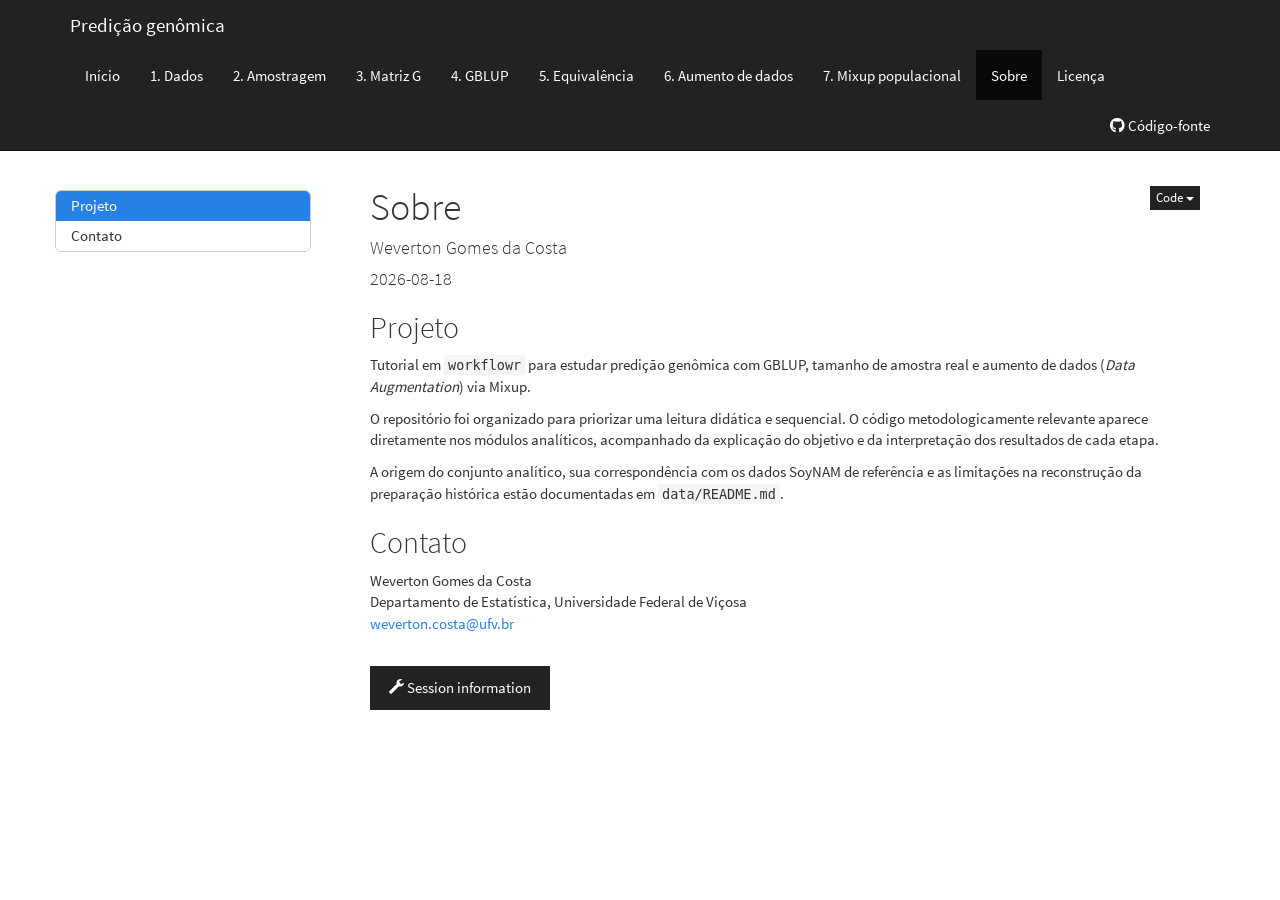
<file: docs/about.html>
<!DOCTYPE html>

<html>

<head>

<meta charset="utf-8" />
<meta name="generator" content="pandoc" />
<meta http-equiv="X-UA-Compatible" content="IE=EDGE" />


<meta name="author" content="Weverton Gomes da Costa" />

<meta name="date" content="2026-08-18" />

<title>Sobre</title>

<script src="site_libs/header-attrs-2.30/header-attrs.js"></script>
<script src="site_libs/jquery-3.6.0/jquery-3.6.0.min.js"></script>
<meta name="viewport" content="width=device-width, initial-scale=1" />
<link href="site_libs/bootstrap-3.3.5/css/cosmo.min.css" rel="stylesheet" />
<script src="site_libs/bootstrap-3.3.5/js/bootstrap.min.js"></script>
<script src="site_libs/bootstrap-3.3.5/shim/html5shiv.min.js"></script>
<script src="site_libs/bootstrap-3.3.5/shim/respond.min.js"></script>
<style>h1 {font-size: 34px;}
       h1.title {font-size: 38px;}
       h2 {font-size: 30px;}
       h3 {font-size: 24px;}
       h4 {font-size: 18px;}
       h5 {font-size: 16px;}
       h6 {font-size: 12px;}
       code {color: inherit; background-color: rgba(0, 0, 0, 0.04);}
       pre:not([class]) { background-color: white }</style>
<script src="site_libs/jqueryui-1.13.2/jquery-ui.min.js"></script>
<link href="site_libs/tocify-1.9.1/jquery.tocify.css" rel="stylesheet" />
<script src="site_libs/tocify-1.9.1/jquery.tocify.js"></script>
<script src="site_libs/navigation-1.1/tabsets.js"></script>
<script src="site_libs/navigation-1.1/codefolding.js"></script>
<script src="site_libs/navigation-1.1/sourceembed.js"></script>
<link href="site_libs/highlightjs-9.12.0/textmate.css" rel="stylesheet" />
<script src="site_libs/highlightjs-9.12.0/highlight.js"></script>
<link href="site_libs/pagedtable-1.1/css/pagedtable.css" rel="stylesheet" />
<script src="site_libs/pagedtable-1.1/js/pagedtable.js"></script>
<link href="site_libs/font-awesome-6.5.2/css/all.min.css" rel="stylesheet" />
<link href="site_libs/font-awesome-6.5.2/css/v4-shims.min.css" rel="stylesheet" />

<link rel="icon" href="https://github.com/workflowr/workflowr-assets/raw/main/img/reproducible.png">
<!-- Add a small amount of space between sections. -->
<style type="text/css">
div.section {
  padding-top: 12px;
}
</style>



<style type="text/css">
  code{white-space: pre-wrap;}
  span.smallcaps{font-variant: small-caps;}
  span.underline{text-decoration: underline;}
  div.column{display: inline-block; vertical-align: top; width: 50%;}
  div.hanging-indent{margin-left: 1.5em; text-indent: -1.5em;}
  ul.task-list{list-style: none;}
    </style>

<style type="text/css">code{white-space: pre;}</style>
<script type="text/javascript">
if (window.hljs) {
  hljs.configure({languages: []});
  hljs.initHighlightingOnLoad();
  if (document.readyState && document.readyState === "complete") {
    window.setTimeout(function() { hljs.initHighlighting(); }, 0);
  }
}
</script>




<style type="text/css">
#rmd-source-code {
  display: none;
}
</style>





<style type = "text/css">
.main-container {
  max-width: 940px;
  margin-left: auto;
  margin-right: auto;
}
img {
  max-width:100%;
}
.tabbed-pane {
  padding-top: 12px;
}
.html-widget {
  margin-bottom: 20px;
}
button.code-folding-btn:focus {
  outline: none;
}
summary {
  display: list-item;
}
details > summary > p:only-child {
  display: inline;
}
pre code {
  padding: 0;
}
</style>


<style type="text/css">
.dropdown-submenu {
  position: relative;
}
.dropdown-submenu>.dropdown-menu {
  top: 0;
  left: 100%;
  margin-top: -6px;
  margin-left: -1px;
  border-radius: 0 6px 6px 6px;
}
.dropdown-submenu:hover>.dropdown-menu {
  display: block;
}
.dropdown-submenu>a:after {
  display: block;
  content: " ";
  float: right;
  width: 0;
  height: 0;
  border-color: transparent;
  border-style: solid;
  border-width: 5px 0 5px 5px;
  border-left-color: #cccccc;
  margin-top: 5px;
  margin-right: -10px;
}
.dropdown-submenu:hover>a:after {
  border-left-color: #adb5bd;
}
.dropdown-submenu.pull-left {
  float: none;
}
.dropdown-submenu.pull-left>.dropdown-menu {
  left: -100%;
  margin-left: 10px;
  border-radius: 6px 0 6px 6px;
}
</style>

<script type="text/javascript">
// manage active state of menu based on current page
$(document).ready(function () {
  // active menu anchor
  href = window.location.pathname
  href = href.substr(href.lastIndexOf('/') + 1)
  if (href === "")
    href = "index.html";
  var menuAnchor = $('a[href="' + href + '"]');

  // mark the anchor link active (and if it's in a dropdown, also mark that active)
  var dropdown = menuAnchor.closest('li.dropdown');
  if (window.bootstrap) { // Bootstrap 4+
    menuAnchor.addClass('active');
    dropdown.find('> .dropdown-toggle').addClass('active');
  } else { // Bootstrap 3
    menuAnchor.parent().addClass('active');
    dropdown.addClass('active');
  }

  // Navbar adjustments
  var navHeight = $(".navbar").first().height() + 15;
  var style = document.createElement('style');
  var pt = "padding-top: " + navHeight + "px; ";
  var mt = "margin-top: -" + navHeight + "px; ";
  var css = "";
  // offset scroll position for anchor links (for fixed navbar)
  for (var i = 1; i <= 6; i++) {
    css += ".section h" + i + "{ " + pt + mt + "}\n";
  }
  style.innerHTML = "body {" + pt + "padding-bottom: 40px; }\n" + css;
  document.head.appendChild(style);
});
</script>

<!-- tabsets -->

<style type="text/css">
.tabset-dropdown > .nav-tabs {
  display: inline-table;
  max-height: 500px;
  min-height: 44px;
  overflow-y: auto;
  border: 1px solid #ddd;
  border-radius: 4px;
}

.tabset-dropdown > .nav-tabs > li.active:before, .tabset-dropdown > .nav-tabs.nav-tabs-open:before {
  content: "\e259";
  font-family: 'Glyphicons Halflings';
  display: inline-block;
  padding: 10px;
  border-right: 1px solid #ddd;
}

.tabset-dropdown > .nav-tabs.nav-tabs-open > li.active:before {
  content: "\e258";
  font-family: 'Glyphicons Halflings';
  border: none;
}

.tabset-dropdown > .nav-tabs > li.active {
  display: block;
}

.tabset-dropdown > .nav-tabs > li > a,
.tabset-dropdown > .nav-tabs > li > a:focus,
.tabset-dropdown > .nav-tabs > li > a:hover {
  border: none;
  display: inline-block;
  border-radius: 4px;
  background-color: transparent;
}

.tabset-dropdown > .nav-tabs.nav-tabs-open > li {
  display: block;
  float: none;
}

.tabset-dropdown > .nav-tabs > li {
  display: none;
}
</style>

<!-- code folding -->
<style type="text/css">
.code-folding-btn { margin-bottom: 4px; }
</style>



<style type="text/css">

#TOC {
  margin: 25px 0px 20px 0px;
}
@media (max-width: 768px) {
#TOC {
  position: relative;
  width: 100%;
}
}

@media print {
.toc-content {
  /* see https://github.com/w3c/csswg-drafts/issues/4434 */
  float: right;
}
}

.toc-content {
  padding-left: 30px;
  padding-right: 40px;
}

div.main-container {
  max-width: 1200px;
}

div.tocify {
  width: 20%;
  max-width: 260px;
  max-height: 85%;
}

@media (min-width: 768px) and (max-width: 991px) {
  div.tocify {
    width: 25%;
  }
}

@media (max-width: 767px) {
  div.tocify {
    width: 100%;
    max-width: none;
  }
}

.tocify ul, .tocify li {
  line-height: 20px;
}

.tocify-subheader .tocify-item {
  font-size: 0.90em;
}

.tocify .list-group-item {
  border-radius: 0px;
}


</style>



</head>

<body>


<div class="container-fluid main-container">


<!-- setup 3col/9col grid for toc_float and main content  -->
<div class="row">
<div class="col-xs-12 col-sm-4 col-md-3">
<div id="TOC" class="tocify">
</div>
</div>

<div class="toc-content col-xs-12 col-sm-8 col-md-9">




<div class="navbar navbar-default  navbar-fixed-top" role="navigation">
  <div class="container">
    <div class="navbar-header">
      <button type="button" class="navbar-toggle collapsed" data-toggle="collapse" data-bs-toggle="collapse" data-target="#navbar" data-bs-target="#navbar">
        <span class="icon-bar"></span>
        <span class="icon-bar"></span>
        <span class="icon-bar"></span>
      </button>
      <a class="navbar-brand" href="index.html">Predição genômica</a>
    </div>
    <div id="navbar" class="navbar-collapse collapse">
      <ul class="nav navbar-nav">
        <li>
  <a href="index.html">Início</a>
</li>
<li>
  <a href="01_data_audit.html">1. Dados</a>
</li>
<li>
  <a href="02_sampling_splits.html">2. Amostragem</a>
</li>
<li>
  <a href="03_genomic_matrix.html">3. Matriz G</a>
</li>
<li>
  <a href="04_gblup_baseline.html">4. GBLUP</a>
</li>
<li>
  <a href="05_equivalence.html">5. Equivalência</a>
</li>
<li>
  <a href="06_data_augmentation.html">6. Aumento de dados</a>
</li>
<li>
  <a href="07_population_informed_mixup.html">7. Mixup populacional</a>
</li>
<li>
  <a href="about.html">Sobre</a>
</li>
<li>
  <a href="license.html">Licença</a>
</li>
      </ul>
      <ul class="nav navbar-nav navbar-right">
        <li>
  <a href="https://github.com/WevertonGomesCosta/genomic-prediction-data-augmentation">
    <span class="fa fa-github"></span>
     
    Código-fonte
  </a>
</li>
      </ul>
    </div><!--/.nav-collapse -->
  </div><!--/.container -->
</div><!--/.navbar -->

<div id="header">

<div class="btn-group pull-right float-right">
<button type="button" class="btn btn-default btn-xs btn-secondary btn-sm dropdown-toggle" data-toggle="dropdown" data-bs-toggle="dropdown" aria-haspopup="true" aria-expanded="false"><span>Code</span> <span class="caret"></span></button>
<ul class="dropdown-menu dropdown-menu-right" style="min-width: 50px;">
<li><a id="rmd-show-all-code" href="#">Show All Code</a></li>
<li><a id="rmd-hide-all-code" href="#">Hide All Code</a></li>
<li role="separator" class="divider"></li>
<li><a id="rmd-download-source" href="#">Download Rmd</a></li>
</ul>
</div>



<h1 class="title toc-ignore">Sobre</h1>
<h4 class="author">Weverton Gomes da Costa</h4>
<h4 class="date">2026-08-18</h4>

</div>


<div id="projeto" class="section level2">
<h2>Projeto</h2>
<p>Tutorial em <code>workflowr</code> para estudar predição genômica com
GBLUP, tamanho de amostra real e aumento de dados (<em>Data
Augmentation</em>) via Mixup.</p>
<p>O repositório foi organizado para priorizar uma leitura didática e
sequencial. O código metodologicamente relevante aparece diretamente nos
módulos analíticos, acompanhado da explicação do objetivo e da
interpretação dos resultados de cada etapa.</p>
<p>A origem do conjunto analítico, sua correspondência com os dados
SoyNAM de referência e as limitações na reconstrução da preparação
histórica estão documentadas em <code>data/README.md</code>.</p>
</div>
<div id="contato" class="section level2">
<h2>Contato</h2>
<p>Weverton Gomes da Costa<br />
Departamento de Estatística, Universidade Federal de Viçosa<br />
<a href="mailto:weverton.costa@ufv.br"
class="email">weverton.costa@ufv.br</a></p>
<br>
<p>
<button type="button" class="btn btn-default btn-workflowr btn-workflowr-sessioninfo" data-toggle="collapse" data-target="#workflowr-sessioninfo" style="display: block;">
<span class="glyphicon glyphicon-wrench" aria-hidden="true"></span>
Session information
</button>
</p>
<div id="workflowr-sessioninfo" class="collapse">
<pre class="r"><code>sessionInfo()</code></pre>
<pre><code>R version 4.5.1 (2025-06-13 ucrt)
Platform: x86_64-w64-mingw32/x64
Running under: Windows 11 x64 (build 26200)

Matrix products: default
  LAPACK version 3.12.1

locale:
[1] LC_COLLATE=Portuguese_Brazil.utf8  LC_CTYPE=Portuguese_Brazil.utf8   
[3] LC_MONETARY=Portuguese_Brazil.utf8 LC_NUMERIC=C                      
[5] LC_TIME=Portuguese_Brazil.utf8    

time zone: America/Sao_Paulo
tzcode source: internal

attached base packages:
[1] stats     graphics  grDevices datasets  utils     methods   base     

loaded via a namespace (and not attached):
 [1] vctrs_0.7.1       cli_3.6.5         knitr_1.50        rlang_1.1.7      
 [5] xfun_0.54         stringi_1.8.7     otel_0.2.0        renv_1.1.8       
 [9] promises_1.5.0    jsonlite_2.0.0    workflowr_1.7.2   glue_1.8.0       
[13] rprojroot_2.1.1   git2r_0.36.2      htmltools_0.5.9   httpuv_1.6.16    
[17] sass_0.4.10       rmarkdown_2.30    jquerylib_0.1.4   evaluate_1.0.5   
[21] tibble_3.3.1      fastmap_1.2.0     yaml_2.3.12       lifecycle_1.0.5  
[25] stringr_1.6.0     compiler_4.5.1    fs_1.6.6          Rcpp_1.1.2       
[29] pkgconfig_2.0.3   rstudioapi_0.17.1 later_1.4.4       digest_0.6.39    
[33] R6_2.6.1          pillar_1.11.1     magrittr_2.0.4    bslib_0.9.0      
[37] tools_4.5.1       cachem_1.1.0     </code></pre>
</div>
</div>

<div id="rmd-source-code">[base64]</div>

<!-- Adjust MathJax settings so that all math formulae are shown using
TeX fonts only; see
https://docs.mathjax.org/en/latest/web/configuration.html. This will make
the presentation more consistent at the cost of the webpage sometimes
taking slightly longer to load. Note that this only works because the
footer is added to webpages before the MathJax javascript. -->
<script type="text/x-mathjax-config">
  MathJax.Hub.Config({
    "HTML-CSS": { availableFonts: ["TeX"] }
  });
</script>




</div>
</div>

</div>

<script>

// add bootstrap table styles to pandoc tables
function bootstrapStylePandocTables() {
  $('tr.odd').parent('tbody').parent('table').addClass('table table-condensed');
}
$(document).ready(function () {
  bootstrapStylePandocTables();
});


</script>

<!-- tabsets -->

<script>
$(document).ready(function () {
  window.buildTabsets("TOC");
});

$(document).ready(function () {
  $('.tabset-dropdown > .nav-tabs > li').click(function () {
    $(this).parent().toggleClass('nav-tabs-open');
  });
});
</script>

<!-- code folding -->
<script>
$(document).ready(function () {
  window.initializeSourceEmbed("about.Rmd");
  window.initializeCodeFolding("show" === "show");
});
</script>

<script>
$(document).ready(function ()  {

    // temporarily add toc-ignore selector to headers for the consistency with Pandoc
    $('.unlisted.unnumbered').addClass('toc-ignore')

    // move toc-ignore selectors from section div to header
    $('div.section.toc-ignore')
        .removeClass('toc-ignore')
        .children('h1,h2,h3,h4,h5').addClass('toc-ignore');

    // establish options
    var options = {
      selectors: "h1,h2,h3",
      theme: "bootstrap3",
      context: '.toc-content',
      hashGenerator: function (text) {
        return text.replace(/[.\\/?&!#<>]/g, '').replace(/\s/g, '_');
      },
      ignoreSelector: ".toc-ignore",
      scrollTo: 0
    };
    options.showAndHide = true;
    options.smoothScroll = true;

    // tocify
    var toc = $("#TOC").tocify(options).data("toc-tocify");
});
</script>

<!-- dynamically load mathjax for compatibility with self-contained -->
<script>
  (function () {
    var script = document.createElement("script");
    script.type = "text/javascript";
    script.src  = "https://mathjax.rstudio.com/latest/MathJax.js?config=TeX-AMS-MML_HTMLorMML";
    document.getElementsByTagName("head")[0].appendChild(script);
  })();
</script>

</body>
</html>
</file>
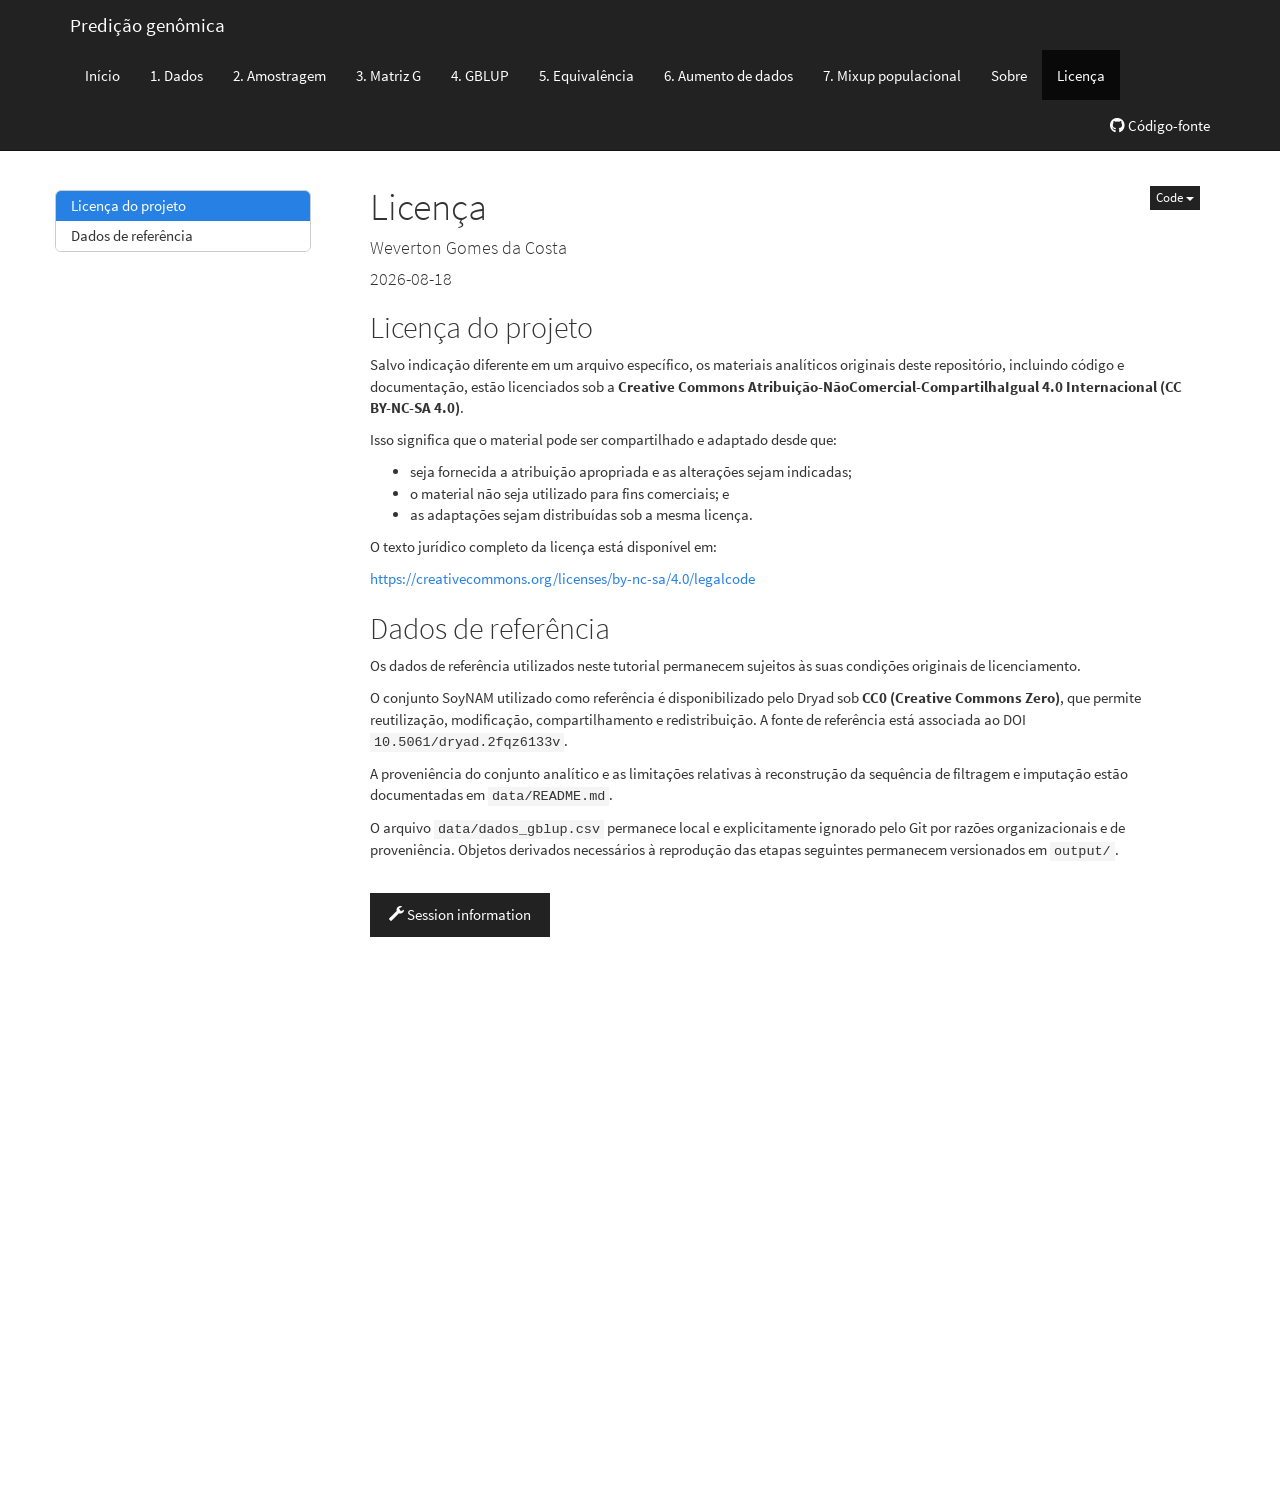
<file: docs/license.html>
<!DOCTYPE html>

<html>

<head>

<meta charset="utf-8" />
<meta name="generator" content="pandoc" />
<meta http-equiv="X-UA-Compatible" content="IE=EDGE" />


<meta name="author" content="Weverton Gomes da Costa" />

<meta name="date" content="2026-08-18" />

<title>Licença</title>

<script src="site_libs/header-attrs-2.30/header-attrs.js"></script>
<script src="site_libs/jquery-3.6.0/jquery-3.6.0.min.js"></script>
<meta name="viewport" content="width=device-width, initial-scale=1" />
<link href="site_libs/bootstrap-3.3.5/css/cosmo.min.css" rel="stylesheet" />
<script src="site_libs/bootstrap-3.3.5/js/bootstrap.min.js"></script>
<script src="site_libs/bootstrap-3.3.5/shim/html5shiv.min.js"></script>
<script src="site_libs/bootstrap-3.3.5/shim/respond.min.js"></script>
<style>h1 {font-size: 34px;}
       h1.title {font-size: 38px;}
       h2 {font-size: 30px;}
       h3 {font-size: 24px;}
       h4 {font-size: 18px;}
       h5 {font-size: 16px;}
       h6 {font-size: 12px;}
       code {color: inherit; background-color: rgba(0, 0, 0, 0.04);}
       pre:not([class]) { background-color: white }</style>
<script src="site_libs/jqueryui-1.13.2/jquery-ui.min.js"></script>
<link href="site_libs/tocify-1.9.1/jquery.tocify.css" rel="stylesheet" />
<script src="site_libs/tocify-1.9.1/jquery.tocify.js"></script>
<script src="site_libs/navigation-1.1/tabsets.js"></script>
<script src="site_libs/navigation-1.1/codefolding.js"></script>
<script src="site_libs/navigation-1.1/sourceembed.js"></script>
<link href="site_libs/highlightjs-9.12.0/textmate.css" rel="stylesheet" />
<script src="site_libs/highlightjs-9.12.0/highlight.js"></script>
<link href="site_libs/pagedtable-1.1/css/pagedtable.css" rel="stylesheet" />
<script src="site_libs/pagedtable-1.1/js/pagedtable.js"></script>
<link href="site_libs/font-awesome-6.5.2/css/all.min.css" rel="stylesheet" />
<link href="site_libs/font-awesome-6.5.2/css/v4-shims.min.css" rel="stylesheet" />

<link rel="icon" href="https://github.com/workflowr/workflowr-assets/raw/main/img/reproducible.png">
<!-- Add a small amount of space between sections. -->
<style type="text/css">
div.section {
  padding-top: 12px;
}
</style>



<style type="text/css">
  code{white-space: pre-wrap;}
  span.smallcaps{font-variant: small-caps;}
  span.underline{text-decoration: underline;}
  div.column{display: inline-block; vertical-align: top; width: 50%;}
  div.hanging-indent{margin-left: 1.5em; text-indent: -1.5em;}
  ul.task-list{list-style: none;}
    </style>

<style type="text/css">code{white-space: pre;}</style>
<script type="text/javascript">
if (window.hljs) {
  hljs.configure({languages: []});
  hljs.initHighlightingOnLoad();
  if (document.readyState && document.readyState === "complete") {
    window.setTimeout(function() { hljs.initHighlighting(); }, 0);
  }
}
</script>




<style type="text/css">
#rmd-source-code {
  display: none;
}
</style>





<style type = "text/css">
.main-container {
  max-width: 940px;
  margin-left: auto;
  margin-right: auto;
}
img {
  max-width:100%;
}
.tabbed-pane {
  padding-top: 12px;
}
.html-widget {
  margin-bottom: 20px;
}
button.code-folding-btn:focus {
  outline: none;
}
summary {
  display: list-item;
}
details > summary > p:only-child {
  display: inline;
}
pre code {
  padding: 0;
}
</style>


<style type="text/css">
.dropdown-submenu {
  position: relative;
}
.dropdown-submenu>.dropdown-menu {
  top: 0;
  left: 100%;
  margin-top: -6px;
  margin-left: -1px;
  border-radius: 0 6px 6px 6px;
}
.dropdown-submenu:hover>.dropdown-menu {
  display: block;
}
.dropdown-submenu>a:after {
  display: block;
  content: " ";
  float: right;
  width: 0;
  height: 0;
  border-color: transparent;
  border-style: solid;
  border-width: 5px 0 5px 5px;
  border-left-color: #cccccc;
  margin-top: 5px;
  margin-right: -10px;
}
.dropdown-submenu:hover>a:after {
  border-left-color: #adb5bd;
}
.dropdown-submenu.pull-left {
  float: none;
}
.dropdown-submenu.pull-left>.dropdown-menu {
  left: -100%;
  margin-left: 10px;
  border-radius: 6px 0 6px 6px;
}
</style>

<script type="text/javascript">
// manage active state of menu based on current page
$(document).ready(function () {
  // active menu anchor
  href = window.location.pathname
  href = href.substr(href.lastIndexOf('/') + 1)
  if (href === "")
    href = "index.html";
  var menuAnchor = $('a[href="' + href + '"]');

  // mark the anchor link active (and if it's in a dropdown, also mark that active)
  var dropdown = menuAnchor.closest('li.dropdown');
  if (window.bootstrap) { // Bootstrap 4+
    menuAnchor.addClass('active');
    dropdown.find('> .dropdown-toggle').addClass('active');
  } else { // Bootstrap 3
    menuAnchor.parent().addClass('active');
    dropdown.addClass('active');
  }

  // Navbar adjustments
  var navHeight = $(".navbar").first().height() + 15;
  var style = document.createElement('style');
  var pt = "padding-top: " + navHeight + "px; ";
  var mt = "margin-top: -" + navHeight + "px; ";
  var css = "";
  // offset scroll position for anchor links (for fixed navbar)
  for (var i = 1; i <= 6; i++) {
    css += ".section h" + i + "{ " + pt + mt + "}\n";
  }
  style.innerHTML = "body {" + pt + "padding-bottom: 40px; }\n" + css;
  document.head.appendChild(style);
});
</script>

<!-- tabsets -->

<style type="text/css">
.tabset-dropdown > .nav-tabs {
  display: inline-table;
  max-height: 500px;
  min-height: 44px;
  overflow-y: auto;
  border: 1px solid #ddd;
  border-radius: 4px;
}

.tabset-dropdown > .nav-tabs > li.active:before, .tabset-dropdown > .nav-tabs.nav-tabs-open:before {
  content: "\e259";
  font-family: 'Glyphicons Halflings';
  display: inline-block;
  padding: 10px;
  border-right: 1px solid #ddd;
}

.tabset-dropdown > .nav-tabs.nav-tabs-open > li.active:before {
  content: "\e258";
  font-family: 'Glyphicons Halflings';
  border: none;
}

.tabset-dropdown > .nav-tabs > li.active {
  display: block;
}

.tabset-dropdown > .nav-tabs > li > a,
.tabset-dropdown > .nav-tabs > li > a:focus,
.tabset-dropdown > .nav-tabs > li > a:hover {
  border: none;
  display: inline-block;
  border-radius: 4px;
  background-color: transparent;
}

.tabset-dropdown > .nav-tabs.nav-tabs-open > li {
  display: block;
  float: none;
}

.tabset-dropdown > .nav-tabs > li {
  display: none;
}
</style>

<!-- code folding -->
<style type="text/css">
.code-folding-btn { margin-bottom: 4px; }
</style>



<style type="text/css">

#TOC {
  margin: 25px 0px 20px 0px;
}
@media (max-width: 768px) {
#TOC {
  position: relative;
  width: 100%;
}
}

@media print {
.toc-content {
  /* see https://github.com/w3c/csswg-drafts/issues/4434 */
  float: right;
}
}

.toc-content {
  padding-left: 30px;
  padding-right: 40px;
}

div.main-container {
  max-width: 1200px;
}

div.tocify {
  width: 20%;
  max-width: 260px;
  max-height: 85%;
}

@media (min-width: 768px) and (max-width: 991px) {
  div.tocify {
    width: 25%;
  }
}

@media (max-width: 767px) {
  div.tocify {
    width: 100%;
    max-width: none;
  }
}

.tocify ul, .tocify li {
  line-height: 20px;
}

.tocify-subheader .tocify-item {
  font-size: 0.90em;
}

.tocify .list-group-item {
  border-radius: 0px;
}


</style>



</head>

<body>


<div class="container-fluid main-container">


<!-- setup 3col/9col grid for toc_float and main content  -->
<div class="row">
<div class="col-xs-12 col-sm-4 col-md-3">
<div id="TOC" class="tocify">
</div>
</div>

<div class="toc-content col-xs-12 col-sm-8 col-md-9">




<div class="navbar navbar-default  navbar-fixed-top" role="navigation">
  <div class="container">
    <div class="navbar-header">
      <button type="button" class="navbar-toggle collapsed" data-toggle="collapse" data-bs-toggle="collapse" data-target="#navbar" data-bs-target="#navbar">
        <span class="icon-bar"></span>
        <span class="icon-bar"></span>
        <span class="icon-bar"></span>
      </button>
      <a class="navbar-brand" href="index.html">Predição genômica</a>
    </div>
    <div id="navbar" class="navbar-collapse collapse">
      <ul class="nav navbar-nav">
        <li>
  <a href="index.html">Início</a>
</li>
<li>
  <a href="01_data_audit.html">1. Dados</a>
</li>
<li>
  <a href="02_sampling_splits.html">2. Amostragem</a>
</li>
<li>
  <a href="03_genomic_matrix.html">3. Matriz G</a>
</li>
<li>
  <a href="04_gblup_baseline.html">4. GBLUP</a>
</li>
<li>
  <a href="05_equivalence.html">5. Equivalência</a>
</li>
<li>
  <a href="06_data_augmentation.html">6. Aumento de dados</a>
</li>
<li>
  <a href="07_population_informed_mixup.html">7. Mixup populacional</a>
</li>
<li>
  <a href="about.html">Sobre</a>
</li>
<li>
  <a href="license.html">Licença</a>
</li>
      </ul>
      <ul class="nav navbar-nav navbar-right">
        <li>
  <a href="https://github.com/WevertonGomesCosta/genomic-prediction-data-augmentation">
    <span class="fa fa-github"></span>
     
    Código-fonte
  </a>
</li>
      </ul>
    </div><!--/.nav-collapse -->
  </div><!--/.container -->
</div><!--/.navbar -->

<div id="header">

<div class="btn-group pull-right float-right">
<button type="button" class="btn btn-default btn-xs btn-secondary btn-sm dropdown-toggle" data-toggle="dropdown" data-bs-toggle="dropdown" aria-haspopup="true" aria-expanded="false"><span>Code</span> <span class="caret"></span></button>
<ul class="dropdown-menu dropdown-menu-right" style="min-width: 50px;">
<li><a id="rmd-show-all-code" href="#">Show All Code</a></li>
<li><a id="rmd-hide-all-code" href="#">Hide All Code</a></li>
<li role="separator" class="divider"></li>
<li><a id="rmd-download-source" href="#">Download Rmd</a></li>
</ul>
</div>



<h1 class="title toc-ignore">Licença</h1>
<h4 class="author">Weverton Gomes da Costa</h4>
<h4 class="date">2026-08-18</h4>

</div>


<div id="licença-do-projeto" class="section level2">
<h2>Licença do projeto</h2>
<p>Salvo indicação diferente em um arquivo específico, os materiais
analíticos originais deste repositório, incluindo código e documentação,
estão licenciados sob a <strong>Creative Commons
Atribuição-NãoComercial-CompartilhaIgual 4.0 Internacional (CC BY-NC-SA
4.0)</strong>.</p>
<p>Isso significa que o material pode ser compartilhado e adaptado desde
que:</p>
<ul>
<li>seja fornecida a atribuição apropriada e as alterações sejam
indicadas;</li>
<li>o material não seja utilizado para fins comerciais; e</li>
<li>as adaptações sejam distribuídas sob a mesma licença.</li>
</ul>
<p>O texto jurídico completo da licença está disponível em:</p>
<p><a href="https://creativecommons.org/licenses/by-nc-sa/4.0/legalcode"
class="uri">https://creativecommons.org/licenses/by-nc-sa/4.0/legalcode</a></p>
</div>
<div id="dados-de-referência" class="section level2">
<h2>Dados de referência</h2>
<p>Os dados de referência utilizados neste tutorial permanecem sujeitos
às suas condições originais de licenciamento.</p>
<p>O conjunto SoyNAM utilizado como referência é disponibilizado pelo
Dryad sob <strong>CC0 (Creative Commons Zero)</strong>, que permite
reutilização, modificação, compartilhamento e redistribuição. A fonte de
referência está associada ao DOI
<code>10.5061/dryad.2fqz6133v</code>.</p>
<p>A proveniência do conjunto analítico e as limitações relativas à
reconstrução da sequência de filtragem e imputação estão documentadas em
<code>data/README.md</code>.</p>
<p>O arquivo <code>data/dados_gblup.csv</code> permanece local e
explicitamente ignorado pelo Git por razões organizacionais e de
proveniência. Objetos derivados necessários à reprodução das etapas
seguintes permanecem versionados em <code>output/</code>.</p>
</div>
<br>
<p>
<button type="button" class="btn btn-default btn-workflowr btn-workflowr-sessioninfo" data-toggle="collapse" data-target="#workflowr-sessioninfo" style="display: block;">
<span class="glyphicon glyphicon-wrench" aria-hidden="true"></span>
Session information
</button>
</p>
<div id="workflowr-sessioninfo" class="collapse">
<pre class="r"><code>sessionInfo()</code></pre>
<pre><code>R version 4.5.1 (2025-06-13 ucrt)
Platform: x86_64-w64-mingw32/x64
Running under: Windows 11 x64 (build 26200)

Matrix products: default
  LAPACK version 3.12.1

locale:
[1] LC_COLLATE=Portuguese_Brazil.utf8  LC_CTYPE=Portuguese_Brazil.utf8   
[3] LC_MONETARY=Portuguese_Brazil.utf8 LC_NUMERIC=C                      
[5] LC_TIME=Portuguese_Brazil.utf8    

time zone: America/Sao_Paulo
tzcode source: internal

attached base packages:
[1] stats     graphics  grDevices datasets  utils     methods   base     

loaded via a namespace (and not attached):
 [1] vctrs_0.7.1       cli_3.6.5         knitr_1.50        rlang_1.1.7      
 [5] xfun_0.54         stringi_1.8.7     otel_0.2.0        renv_1.1.8       
 [9] promises_1.5.0    jsonlite_2.0.0    workflowr_1.7.2   glue_1.8.0       
[13] rprojroot_2.1.1   git2r_0.36.2      htmltools_0.5.9   httpuv_1.6.16    
[17] sass_0.4.10       rmarkdown_2.30    jquerylib_0.1.4   evaluate_1.0.5   
[21] tibble_3.3.1      fastmap_1.2.0     yaml_2.3.12       lifecycle_1.0.5  
[25] stringr_1.6.0     compiler_4.5.1    fs_1.6.6          Rcpp_1.1.2       
[29] pkgconfig_2.0.3   rstudioapi_0.17.1 later_1.4.4       digest_0.6.39    
[33] R6_2.6.1          pillar_1.11.1     magrittr_2.0.4    bslib_0.9.0      
[37] tools_4.5.1       cachem_1.1.0     </code></pre>
</div>
</div>

<div id="rmd-source-code">[base64]</div>

<!-- Adjust MathJax settings so that all math formulae are shown using
TeX fonts only; see
https://docs.mathjax.org/en/latest/web/configuration.html. This will make
the presentation more consistent at the cost of the webpage sometimes
taking slightly longer to load. Note that this only works because the
footer is added to webpages before the MathJax javascript. -->
<script type="text/x-mathjax-config">
  MathJax.Hub.Config({
    "HTML-CSS": { availableFonts: ["TeX"] }
  });
</script>




</div>
</div>

</div>

<script>

// add bootstrap table styles to pandoc tables
function bootstrapStylePandocTables() {
  $('tr.odd').parent('tbody').parent('table').addClass('table table-condensed');
}
$(document).ready(function () {
  bootstrapStylePandocTables();
});


</script>

<!-- tabsets -->

<script>
$(document).ready(function () {
  window.buildTabsets("TOC");
});

$(document).ready(function () {
  $('.tabset-dropdown > .nav-tabs > li').click(function () {
    $(this).parent().toggleClass('nav-tabs-open');
  });
});
</script>

<!-- code folding -->
<script>
$(document).ready(function () {
  window.initializeSourceEmbed("license.Rmd");
  window.initializeCodeFolding("show" === "show");
});
</script>

<script>
$(document).ready(function ()  {

    // temporarily add toc-ignore selector to headers for the consistency with Pandoc
    $('.unlisted.unnumbered').addClass('toc-ignore')

    // move toc-ignore selectors from section div to header
    $('div.section.toc-ignore')
        .removeClass('toc-ignore')
        .children('h1,h2,h3,h4,h5').addClass('toc-ignore');

    // establish options
    var options = {
      selectors: "h1,h2,h3",
      theme: "bootstrap3",
      context: '.toc-content',
      hashGenerator: function (text) {
        return text.replace(/[.\\/?&!#<>]/g, '').replace(/\s/g, '_');
      },
      ignoreSelector: ".toc-ignore",
      scrollTo: 0
    };
    options.showAndHide = true;
    options.smoothScroll = true;

    // tocify
    var toc = $("#TOC").tocify(options).data("toc-tocify");
});
</script>

<!-- dynamically load mathjax for compatibility with self-contained -->
<script>
  (function () {
    var script = document.createElement("script");
    script.type = "text/javascript";
    script.src  = "https://mathjax.rstudio.com/latest/MathJax.js?config=TeX-AMS-MML_HTMLorMML";
    document.getElementsByTagName("head")[0].appendChild(script);
  })();
</script>

</body>
</html>
</file>
<file: docs/site_libs/highlightjs-9.12.0/textmate.css>
.hljs-literal {
  color: rgb(88, 72, 246);
}

.hljs-number {
  color: rgb(0, 0, 205);
}

.hljs-comment {
  color: rgb(76, 136, 107);
}

.hljs-keyword {
  color: rgb(0, 0, 255);
}

.hljs-string {
  color: rgb(3, 106, 7);
}
</file>
<file: docs/site_libs/pagedtable-1.1/css/pagedtable.css>
.pagedtable {
  overflow: auto;
  padding-left: 8px;
  padding-right: 8px;
}

.pagedtable-wrapper {
  border: 1px solid #ccc;
  border-radius: 4px;
  margin-bottom: 10px;
}

.pagedtable table {
  width: 100%;
  max-width: 100%;
  margin: 0;
}

.pagedtable th {
  padding: 0 5px 0 5px;
  border: none;
  border-bottom: 2px solid #dddddd;

  min-width: 45px;
}

.pagedtable-empty th {
  display: none;
}

.pagedtable td {
  padding: 0 4px 0 4px;
}

.pagedtable .even {
  background-color: rgba(140, 140, 140, 0.1);
}

.pagedtable-padding-col {
  display: none;
}

.pagedtable a {
  -webkit-touch-callout: none;
  -webkit-user-select: none;
  -khtml-user-select: none;
  -moz-user-select: none;
  -ms-user-select: none;
  user-select: none;
}

.pagedtable-index-nav {
  cursor: pointer;
  padding: 0 5px 0 5px;
  float: right;
  border: 0;
}

.pagedtable-index-nav-disabled {
  cursor: default;
  text-decoration: none;
  color: #999;
}

a.pagedtable-index-nav-disabled:hover {
  text-decoration: none;
  color: #999;
}

.pagedtable-indexes {
  cursor: pointer;
  float: right;
  border: 0;
}

.pagedtable-index-current {
  cursor: default;
  text-decoration: none;
  font-weight: bold;
  color: #333;
  border: 0;
}

a.pagedtable-index-current:hover {
  text-decoration: none;
  font-weight: bold;
  color: #333;
}

.pagedtable-index {
  width: 30px;
  display: inline-block;
  text-align: center;
  border: 0;
}

.pagedtable-index-separator-left {
  display: inline-block;
  color: #333;
  font-size: 9px;
  padding: 0 0 0 0;
  cursor: default;
}

.pagedtable-index-separator-right {
  display: inline-block;
  color: #333;
  font-size: 9px;
  padding: 0 4px 0 0;
  cursor: default;
}

.pagedtable-footer {
  padding-top: 4px;
  padding-bottom: 5px;
}

.pagedtable-not-empty .pagedtable-footer {
  border-top: 2px solid #dddddd;
}

.pagedtable-info {
  overflow: hidden;
  color: #999;
  white-space: nowrap;
  text-overflow: ellipsis;
}

.pagedtable-header-name {
  overflow: hidden;
  text-overflow: ellipsis;
}

.pagedtable-header-type {
  color: #999;
  font-weight: 400;
}

.pagedtable-na-cell {
  font-style: italic;
  opacity: 0.3;
}
</file>
<file: docs/site_libs/bootstrap-3.3.5/css/cosmo.min.css>
@font-face {
  font-family: 'Source Sans Pro';
  font-style: normal;
  font-weight: 300;
  src: url(fonts/SourceSansProLight.ttf) format('truetype');
}
@font-face {
  font-family: 'Source Sans Pro';
  font-style: normal;
  font-weight: 400;
  src: url(fonts/SourceSansPro.ttf) format('truetype');
}
@font-face {
  font-family: 'Source Sans Pro';
  font-style: normal;
  font-weight: 700;
  src: url(fonts/SourceSansProBold.ttf) format('truetype');
}

/*!
 * bootswatch v3.3.6
 * Homepage: http://bootswatch.com
 * Copyright 2012-2015 Thomas Park
 * Licensed under MIT
 * Based on Bootstrap
*//*!
 * Bootstrap v3.3.6 (http://getbootstrap.com)
 * Copyright 2011-2015 Twitter, Inc.
 * Licensed under MIT (https://github.com/twbs/bootstrap/blob/master/LICENSE)
 *//*! normalize.css v3.0.3 | MIT License | github.com/necolas/normalize.css */html{font-family:sans-serif;-ms-text-size-adjust:100%;-webkit-text-size-adjust:100%}body{margin:0}article,aside,details,figcaption,figure,footer,header,hgroup,main,menu,nav,section,summary{display:block}audio,canvas,progress,video{display:inline-block;vertical-align:baseline}audio:not([controls]){display:none;height:0}[hidden],template{display:none}a{background-color:transparent}a:active,a:hover{outline:0}abbr[title]{border-bottom:1px dotted}b,strong{font-weight:bold}dfn{font-style:italic}h1{font-size:2em;margin:0.67em 0}mark{background:#ff0;color:#000}small{font-size:80%}sub,sup{font-size:75%;line-height:0;position:relative;vertical-align:baseline}sup{top:-0.5em}sub{bottom:-0.25em}img{border:0}svg:not(:root){overflow:hidden}figure{margin:1em 40px}hr{-webkit-box-sizing:content-box;-moz-box-sizing:content-box;box-sizing:content-box;height:0}pre{overflow:auto}code,kbd,pre,samp{font-family:monospace, monospace;font-size:1em}button,input,optgroup,select,textarea{color:inherit;font:inherit;margin:0}button{overflow:visible}button,select{text-transform:none}button,html input[type="button"],input[type="reset"],input[type="submit"]{-webkit-appearance:button;cursor:pointer}button[disabled],html input[disabled]{cursor:default}button::-moz-focus-inner,input::-moz-focus-inner{border:0;padding:0}input{line-height:normal}input[type="checkbox"],input[type="radio"]{-webkit-box-sizing:border-box;-moz-box-sizing:border-box;box-sizing:border-box;padding:0}input[type="number"]::-webkit-inner-spin-button,input[type="number"]::-webkit-outer-spin-button{height:auto}input[type="search"]{-webkit-appearance:textfield;-webkit-box-sizing:content-box;-moz-box-sizing:content-box;box-sizing:content-box}input[type="search"]::-webkit-search-cancel-button,input[type="search"]::-webkit-search-decoration{-webkit-appearance:none}fieldset{border:1px solid #c0c0c0;margin:0 2px;padding:0.35em 0.625em 0.75em}legend{border:0;padding:0}textarea{overflow:auto}optgroup{font-weight:bold}table{border-collapse:collapse;border-spacing:0}td,th{padding:0}/*! Source: https://github.com/h5bp/html5-boilerplate/blob/master/src/css/main.css */@media print{*,*:before,*:after{background:transparent !important;color:#000 !important;-webkit-box-shadow:none !important;box-shadow:none !important;text-shadow:none !important}a,a:visited{text-decoration:underline}a[href]:after{content:" (" attr(href) ")"}abbr[title]:after{content:" (" attr(title) ")"}a[href^="#"]:after,a[href^="javascript:"]:after{content:""}pre,blockquote{border:1px solid #999;page-break-inside:avoid}thead{display:table-header-group}tr,img{page-break-inside:avoid}img{max-width:100% !important}p,h2,h3{orphans:3;widows:3}h2,h3{page-break-after:avoid}.navbar{display:none}.btn>.caret,.dropup>.btn>.caret{border-top-color:#000 !important}.label{border:1px solid #000}.table{border-collapse:collapse !important}.table td,.table th{background-color:#fff !important}.table-bordered th,.table-bordered td{border:1px solid #ddd !important}}@font-face{font-family:'Glyphicons Halflings';src:url('../fonts/glyphicons-halflings-regular.eot');src:url('../fonts/glyphicons-halflings-regular.eot?#iefix') format('embedded-opentype'),url('../fonts/glyphicons-halflings-regular.woff') format('woff'),url('../fonts/glyphicons-halflings-regular.ttf') format('truetype'),url('../fonts/glyphicons-halflings-regular.svg#glyphicons_halflingsregular') format('svg')}.glyphicon{position:relative;top:1px;display:inline-block;font-family:'Glyphicons Halflings';font-style:normal;font-weight:normal;line-height:1;-webkit-font-smoothing:antialiased;-moz-osx-font-smoothing:grayscale}.glyphicon-asterisk:before{content:"\002a"}.glyphicon-plus:before{content:"\002b"}.glyphicon-euro:before,.glyphicon-eur:before{content:"\20ac"}.glyphicon-minus:before{content:"\2212"}.glyphicon-cloud:before{content:"\2601"}.glyphicon-envelope:before{content:"\2709"}.glyphicon-pencil:before{content:"\270f"}.glyphicon-glass:before{content:"\e001"}.glyphicon-music:before{content:"\e002"}.glyphicon-search:before{content:"\e003"}.glyphicon-heart:before{content:"\e005"}.glyphicon-star:before{content:"\e006"}.glyphicon-star-empty:before{content:"\e007"}.glyphicon-user:before{content:"\e008"}.glyphicon-film:before{content:"\e009"}.glyphicon-th-large:before{content:"\e010"}.glyphicon-th:before{content:"\e011"}.glyphicon-th-list:before{content:"\e012"}.glyphicon-ok:before{content:"\e013"}.glyphicon-remove:before{content:"\e014"}.glyphicon-zoom-in:before{content:"\e015"}.glyphicon-zoom-out:before{content:"\e016"}.glyphicon-off:before{content:"\e017"}.glyphicon-signal:before{content:"\e018"}.glyphicon-cog:before{content:"\e019"}.glyphicon-trash:before{content:"\e020"}.glyphicon-home:before{content:"\e021"}.glyphicon-file:before{content:"\e022"}.glyphicon-time:before{content:"\e023"}.glyphicon-road:before{content:"\e024"}.glyphicon-download-alt:before{content:"\e025"}.glyphicon-download:before{content:"\e026"}.glyphicon-upload:before{content:"\e027"}.glyphicon-inbox:before{content:"\e028"}.glyphicon-play-circle:before{content:"\e029"}.glyphicon-repeat:before{content:"\e030"}.glyphicon-refresh:before{content:"\e031"}.glyphicon-list-alt:before{content:"\e032"}.glyphicon-lock:before{content:"\e033"}.glyphicon-flag:before{content:"\e034"}.glyphicon-headphones:before{content:"\e035"}.glyphicon-volume-off:before{content:"\e036"}.glyphicon-volume-down:before{content:"\e037"}.glyphicon-volume-up:before{content:"\e038"}.glyphicon-qrcode:before{content:"\e039"}.glyphicon-barcode:before{content:"\e040"}.glyphicon-tag:before{content:"\e041"}.glyphicon-tags:before{content:"\e042"}.glyphicon-book:before{content:"\e043"}.glyphicon-bookmark:before{content:"\e044"}.glyphicon-print:before{content:"\e045"}.glyphicon-camera:before{content:"\e046"}.glyphicon-font:before{content:"\e047"}.glyphicon-bold:before{content:"\e048"}.glyphicon-italic:before{content:"\e049"}.glyphicon-text-height:before{content:"\e050"}.glyphicon-text-width:before{content:"\e051"}.glyphicon-align-left:before{content:"\e052"}.glyphicon-align-center:before{content:"\e053"}.glyphicon-align-right:before{content:"\e054"}.glyphicon-align-justify:before{content:"\e055"}.glyphicon-list:before{content:"\e056"}.glyphicon-indent-left:before{content:"\e057"}.glyphicon-indent-right:before{content:"\e058"}.glyphicon-facetime-video:before{content:"\e059"}.glyphicon-picture:before{content:"\e060"}.glyphicon-map-marker:before{content:"\e062"}.glyphicon-adjust:before{content:"\e063"}.glyphicon-tint:before{content:"\e064"}.glyphicon-edit:before{content:"\e065"}.glyphicon-share:before{content:"\e066"}.glyphicon-check:before{content:"\e067"}.glyphicon-move:before{content:"\e068"}.glyphicon-step-backward:before{content:"\e069"}.glyphicon-fast-backward:before{content:"\e070"}.glyphicon-backward:before{content:"\e071"}.glyphicon-play:before{content:"\e072"}.glyphicon-pause:before{content:"\e073"}.glyphicon-stop:before{content:"\e074"}.glyphicon-forward:before{content:"\e075"}.glyphicon-fast-forward:before{content:"\e076"}.glyphicon-step-forward:before{content:"\e077"}.glyphicon-eject:before{content:"\e078"}.glyphicon-chevron-left:before{content:"\e079"}.glyphicon-chevron-right:before{content:"\e080"}.glyphicon-plus-sign:before{content:"\e081"}.glyphicon-minus-sign:before{content:"\e082"}.glyphicon-remove-sign:before{content:"\e083"}.glyphicon-ok-sign:before{content:"\e084"}.glyphicon-question-sign:before{content:"\e085"}.glyphicon-info-sign:before{content:"\e086"}.glyphicon-screenshot:before{content:"\e087"}.glyphicon-remove-circle:before{content:"\e088"}.glyphicon-ok-circle:before{content:"\e089"}.glyphicon-ban-circle:before{content:"\e090"}.glyphicon-arrow-left:before{content:"\e091"}.glyphicon-arrow-right:before{content:"\e092"}.glyphicon-arrow-up:before{content:"\e093"}.glyphicon-arrow-down:before{content:"\e094"}.glyphicon-share-alt:before{content:"\e095"}.glyphicon-resize-full:before{content:"\e096"}.glyphicon-resize-small:before{content:"\e097"}.glyphicon-exclamation-sign:before{content:"\e101"}.glyphicon-gift:before{content:"\e102"}.glyphicon-leaf:before{content:"\e103"}.glyphicon-fire:before{content:"\e104"}.glyphicon-eye-open:before{content:"\e105"}.glyphicon-eye-close:before{content:"\e106"}.glyphicon-warning-sign:before{content:"\e107"}.glyphicon-plane:before{content:"\e108"}.glyphicon-calendar:before{content:"\e109"}.glyphicon-random:before{content:"\e110"}.glyphicon-comment:before{content:"\e111"}.glyphicon-magnet:before{content:"\e112"}.glyphicon-chevron-up:before{content:"\e113"}.glyphicon-chevron-down:before{content:"\e114"}.glyphicon-retweet:before{content:"\e115"}.glyphicon-shopping-cart:before{content:"\e116"}.glyphicon-folder-close:before{content:"\e117"}.glyphicon-folder-open:before{content:"\e118"}.glyphicon-resize-vertical:before{content:"\e119"}.glyphicon-resize-horizontal:before{content:"\e120"}.glyphicon-hdd:before{content:"\e121"}.glyphicon-bullhorn:before{content:"\e122"}.glyphicon-bell:before{content:"\e123"}.glyphicon-certificate:before{content:"\e124"}.glyphicon-thumbs-up:before{content:"\e125"}.glyphicon-thumbs-down:before{content:"\e126"}.glyphicon-hand-right:before{content:"\e127"}.glyphicon-hand-left:before{content:"\e128"}.glyphicon-hand-up:before{content:"\e129"}.glyphicon-hand-down:before{content:"\e130"}.glyphicon-circle-arrow-right:before{content:"\e131"}.glyphicon-circle-arrow-left:before{content:"\e132"}.glyphicon-circle-arrow-up:before{content:"\e133"}.glyphicon-circle-arrow-down:before{content:"\e134"}.glyphicon-globe:before{content:"\e135"}.glyphicon-wrench:before{content:"\e136"}.glyphicon-tasks:before{content:"\e137"}.glyphicon-filter:before{content:"\e138"}.glyphicon-briefcase:before{content:"\e139"}.glyphicon-fullscreen:before{content:"\e140"}.glyphicon-dashboard:before{content:"\e141"}.glyphicon-paperclip:before{content:"\e142"}.glyphicon-heart-empty:before{content:"\e143"}.glyphicon-link:before{content:"\e144"}.glyphicon-phone:before{content:"\e145"}.glyphicon-pushpin:before{content:"\e146"}.glyphicon-usd:before{content:"\e148"}.glyphicon-gbp:before{content:"\e149"}.glyphicon-sort:before{content:"\e150"}.glyphicon-sort-by-alphabet:before{content:"\e151"}.glyphicon-sort-by-alphabet-alt:before{content:"\e152"}.glyphicon-sort-by-order:before{content:"\e153"}.glyphicon-sort-by-order-alt:before{content:"\e154"}.glyphicon-sort-by-attributes:before{content:"\e155"}.glyphicon-sort-by-attributes-alt:before{content:"\e156"}.glyphicon-unchecked:before{content:"\e157"}.glyphicon-expand:before{content:"\e158"}.glyphicon-collapse-down:before{content:"\e159"}.glyphicon-collapse-up:before{content:"\e160"}.glyphicon-log-in:before{content:"\e161"}.glyphicon-flash:before{content:"\e162"}.glyphicon-log-out:before{content:"\e163"}.glyphicon-new-window:before{content:"\e164"}.glyphicon-record:before{content:"\e165"}.glyphicon-save:before{content:"\e166"}.glyphicon-open:before{content:"\e167"}.glyphicon-saved:before{content:"\e168"}.glyphicon-import:before{content:"\e169"}.glyphicon-export:before{content:"\e170"}.glyphicon-send:before{content:"\e171"}.glyphicon-floppy-disk:before{content:"\e172"}.glyphicon-floppy-saved:before{content:"\e173"}.glyphicon-floppy-remove:before{content:"\e174"}.glyphicon-floppy-save:before{content:"\e175"}.glyphicon-floppy-open:before{content:"\e176"}.glyphicon-credit-card:before{content:"\e177"}.glyphicon-transfer:before{content:"\e178"}.glyphicon-cutlery:before{content:"\e179"}.glyphicon-header:before{content:"\e180"}.glyphicon-compressed:before{content:"\e181"}.glyphicon-earphone:before{content:"\e182"}.glyphicon-phone-alt:before{content:"\e183"}.glyphicon-tower:before{content:"\e184"}.glyphicon-stats:before{content:"\e185"}.glyphicon-sd-video:before{content:"\e186"}.glyphicon-hd-video:before{content:"\e187"}.glyphicon-subtitles:before{content:"\e188"}.glyphicon-sound-stereo:before{content:"\e189"}.glyphicon-sound-dolby:before{content:"\e190"}.glyphicon-sound-5-1:before{content:"\e191"}.glyphicon-sound-6-1:before{content:"\e192"}.glyphicon-sound-7-1:before{content:"\e193"}.glyphicon-copyright-mark:before{content:"\e194"}.glyphicon-registration-mark:before{content:"\e195"}.glyphicon-cloud-download:before{content:"\e197"}.glyphicon-cloud-upload:before{content:"\e198"}.glyphicon-tree-conifer:before{content:"\e199"}.glyphicon-tree-deciduous:before{content:"\e200"}.glyphicon-cd:before{content:"\e201"}.glyphicon-save-file:before{content:"\e202"}.glyphicon-open-file:before{content:"\e203"}.glyphicon-level-up:before{content:"\e204"}.glyphicon-copy:before{content:"\e205"}.glyphicon-paste:before{content:"\e206"}.glyphicon-alert:before{content:"\e209"}.glyphicon-equalizer:before{content:"\e210"}.glyphicon-king:before{content:"\e211"}.glyphicon-queen:before{content:"\e212"}.glyphicon-pawn:before{content:"\e213"}.glyphicon-bishop:before{content:"\e214"}.glyphicon-knight:before{content:"\e215"}.glyphicon-baby-formula:before{content:"\e216"}.glyphicon-tent:before{content:"\26fa"}.glyphicon-blackboard:before{content:"\e218"}.glyphicon-bed:before{content:"\e219"}.glyphicon-apple:before{content:"\f8ff"}.glyphicon-erase:before{content:"\e221"}.glyphicon-hourglass:before{content:"\231b"}.glyphicon-lamp:before{content:"\e223"}.glyphicon-duplicate:before{content:"\e224"}.glyphicon-piggy-bank:before{content:"\e225"}.glyphicon-scissors:before{content:"\e226"}.glyphicon-bitcoin:before{content:"\e227"}.glyphicon-btc:before{content:"\e227"}.glyphicon-xbt:before{content:"\e227"}.glyphicon-yen:before{content:"\00a5"}.glyphicon-jpy:before{content:"\00a5"}.glyphicon-ruble:before{content:"\20bd"}.glyphicon-rub:before{content:"\20bd"}.glyphicon-scale:before{content:"\e230"}.glyphicon-ice-lolly:before{content:"\e231"}.glyphicon-ice-lolly-tasted:before{content:"\e232"}.glyphicon-education:before{content:"\e233"}.glyphicon-option-horizontal:before{content:"\e234"}.glyphicon-option-vertical:before{content:"\e235"}.glyphicon-menu-hamburger:before{content:"\e236"}.glyphicon-modal-window:before{content:"\e237"}.glyphicon-oil:before{content:"\e238"}.glyphicon-grain:before{content:"\e239"}.glyphicon-sunglasses:before{content:"\e240"}.glyphicon-text-size:before{content:"\e241"}.glyphicon-text-color:before{content:"\e242"}.glyphicon-text-background:before{content:"\e243"}.glyphicon-object-align-top:before{content:"\e244"}.glyphicon-object-align-bottom:before{content:"\e245"}.glyphicon-object-align-horizontal:before{content:"\e246"}.glyphicon-object-align-left:before{content:"\e247"}.glyphicon-object-align-vertical:before{content:"\e248"}.glyphicon-object-align-right:before{content:"\e249"}.glyphicon-triangle-right:before{content:"\e250"}.glyphicon-triangle-left:before{content:"\e251"}.glyphicon-triangle-bottom:before{content:"\e252"}.glyphicon-triangle-top:before{content:"\e253"}.glyphicon-console:before{content:"\e254"}.glyphicon-superscript:before{content:"\e255"}.glyphicon-subscript:before{content:"\e256"}.glyphicon-menu-left:before{content:"\e257"}.glyphicon-menu-right:before{content:"\e258"}.glyphicon-menu-down:before{content:"\e259"}.glyphicon-menu-up:before{content:"\e260"}*{-webkit-box-sizing:border-box;-moz-box-sizing:border-box;box-sizing:border-box}*:before,*:after{-webkit-box-sizing:border-box;-moz-box-sizing:border-box;box-sizing:border-box}html{font-size:10px;-webkit-tap-highlight-color:rgba(0,0,0,0)}body{font-family:"Source Sans Pro",Calibri,Candara,Arial,sans-serif;font-size:15px;line-height:1.42857143;color:#333333;background-color:#ffffff}input,button,select,textarea{font-family:inherit;font-size:inherit;line-height:inherit}a{color:#2780e3;text-decoration:none}a:hover,a:focus{color:#165ba8;text-decoration:underline}a:focus{outline:thin dotted;outline:5px auto -webkit-focus-ring-color;outline-offset:-2px}figure{margin:0}img{vertical-align:middle}.img-responsive,.thumbnail>img,.thumbnail a>img,.carousel-inner>.item>img,.carousel-inner>.item>a>img{display:block;max-width:100%;height:auto}.img-rounded{border-radius:0}.img-thumbnail{padding:4px;line-height:1.42857143;background-color:#ffffff;border:1px solid #dddddd;border-radius:0;-webkit-transition:all .2s ease-in-out;-o-transition:all .2s ease-in-out;transition:all .2s ease-in-out;display:inline-block;max-width:100%;height:auto}.img-circle{border-radius:50%}hr{margin-top:21px;margin-bottom:21px;border:0;border-top:1px solid #e6e6e6}.sr-only{position:absolute;width:1px;height:1px;margin:-1px;padding:0;overflow:hidden;clip:rect(0, 0, 0, 0);border:0}.sr-only-focusable:active,.sr-only-focusable:focus{position:static;width:auto;height:auto;margin:0;overflow:visible;clip:auto}[role="button"]{cursor:pointer}h1,h2,h3,h4,h5,h6,.h1,.h2,.h3,.h4,.h5,.h6{font-family:"Source Sans Pro",Calibri,Candara,Arial,sans-serif;font-weight:300;line-height:1.1;color:inherit}h1 small,h2 small,h3 small,h4 small,h5 small,h6 small,.h1 small,.h2 small,.h3 small,.h4 small,.h5 small,.h6 small,h1 .small,h2 .small,h3 .small,h4 .small,h5 .small,h6 .small,.h1 .small,.h2 .small,.h3 .small,.h4 .small,.h5 .small,.h6 .small{font-weight:normal;line-height:1;color:#999999}h1,.h1,h2,.h2,h3,.h3{margin-top:21px;margin-bottom:10.5px}h1 small,.h1 small,h2 small,.h2 small,h3 small,.h3 small,h1 .small,.h1 .small,h2 .small,.h2 .small,h3 .small,.h3 .small{font-size:65%}h4,.h4,h5,.h5,h6,.h6{margin-top:10.5px;margin-bottom:10.5px}h4 small,.h4 small,h5 small,.h5 small,h6 small,.h6 small,h4 .small,.h4 .small,h5 .small,.h5 .small,h6 .small,.h6 .small{font-size:75%}h1,.h1{font-size:39px}h2,.h2{font-size:32px}h3,.h3{font-size:26px}h4,.h4{font-size:19px}h5,.h5{font-size:15px}h6,.h6{font-size:13px}p{margin:0 0 10.5px}.lead{margin-bottom:21px;font-size:17px;font-weight:300;line-height:1.4}@media (min-width:768px){.lead{font-size:22.5px}}small,.small{font-size:86%}mark,.mark{background-color:#ff7518;padding:.2em}.text-left{text-align:left}.text-right{text-align:right}.text-center{text-align:center}.text-justify{text-align:justify}.text-nowrap{white-space:nowrap}.text-lowercase{text-transform:lowercase}.text-uppercase{text-transform:uppercase}.text-capitalize{text-transform:capitalize}.text-muted{color:#999999}.text-primary{color:#2780e3}a.text-primary:hover,a.text-primary:focus{color:#1967be}.text-success{color:#ffffff}a.text-success:hover,a.text-success:focus{color:#e6e6e6}.text-info{color:#ffffff}a.text-info:hover,a.text-info:focus{color:#e6e6e6}.text-warning{color:#ffffff}a.text-warning:hover,a.text-warning:focus{color:#e6e6e6}.text-danger{color:#ffffff}a.text-danger:hover,a.text-danger:focus{color:#e6e6e6}.bg-primary{color:#fff;background-color:#2780e3}a.bg-primary:hover,a.bg-primary:focus{background-color:#1967be}.bg-success{background-color:#3fb618}a.bg-success:hover,a.bg-success:focus{background-color:#2f8912}.bg-info{background-color:#9954bb}a.bg-info:hover,a.bg-info:focus{background-color:#7e3f9d}.bg-warning{background-color:#ff7518}a.bg-warning:hover,a.bg-warning:focus{background-color:#e45c00}.bg-danger{background-color:#ff0039}a.bg-danger:hover,a.bg-danger:focus{background-color:#cc002e}.page-header{padding-bottom:9.5px;margin:42px 0 21px;border-bottom:1px solid #e6e6e6}ul,ol{margin-top:0;margin-bottom:10.5px}ul ul,ol ul,ul ol,ol ol{margin-bottom:0}.list-unstyled{padding-left:0;list-style:none}.list-inline{padding-left:0;list-style:none;margin-left:-5px}.list-inline>li{display:inline-block;padding-left:5px;padding-right:5px}dl{margin-top:0;margin-bottom:21px}dt,dd{line-height:1.42857143}dt{font-weight:bold}dd{margin-left:0}@media (min-width:768px){.dl-horizontal dt{float:left;width:160px;clear:left;text-align:right;overflow:hidden;text-overflow:ellipsis;white-space:nowrap}.dl-horizontal dd{margin-left:180px}}abbr[title],abbr[data-original-title]{cursor:help;border-bottom:1px dotted #999999}.initialism{font-size:90%;text-transform:uppercase}blockquote{padding:10.5px 21px;margin:0 0 21px;font-size:18.75px;border-left:5px solid #e6e6e6}blockquote p:last-child,blockquote ul:last-child,blockquote ol:last-child{margin-bottom:0}blockquote footer,blockquote small,blockquote .small{display:block;font-size:80%;line-height:1.42857143;color:#999999}blockquote footer:before,blockquote small:before,blockquote .small:before{content:'\2014 \00A0'}.blockquote-reverse,blockquote.pull-right{padding-right:15px;padding-left:0;border-right:5px solid #e6e6e6;border-left:0;text-align:right}.blockquote-reverse footer:before,blockquote.pull-right footer:before,.blockquote-reverse small:before,blockquote.pull-right small:before,.blockquote-reverse .small:before,blockquote.pull-right .small:before{content:''}.blockquote-reverse footer:after,blockquote.pull-right footer:after,.blockquote-reverse small:after,blockquote.pull-right small:after,.blockquote-reverse .small:after,blockquote.pull-right .small:after{content:'\00A0 \2014'}address{margin-bottom:21px;font-style:normal;line-height:1.42857143}code,kbd,pre,samp{font-family:monospace}code{padding:2px 4px;font-size:90%;color:#c7254e;background-color:#f9f2f4;border-radius:0}kbd{padding:2px 4px;font-size:90%;color:#ffffff;background-color:#333333;border-radius:0;-webkit-box-shadow:inset 0 -1px 0 rgba(0,0,0,0.25);box-shadow:inset 0 -1px 0 rgba(0,0,0,0.25)}kbd kbd{padding:0;font-size:100%;font-weight:bold;-webkit-box-shadow:none;box-shadow:none}pre{display:block;padding:10px;margin:0 0 10.5px;font-size:14px;line-height:1.42857143;word-break:break-all;word-wrap:break-word;color:#333333;background-color:#f5f5f5;border:1px solid #cccccc;border-radius:0}pre code{padding:0;font-size:inherit;color:inherit;white-space:pre-wrap;background-color:transparent;border-radius:0}.pre-scrollable{max-height:340px;overflow-y:scroll}.container{margin-right:auto;margin-left:auto;padding-left:15px;padding-right:15px}@media (min-width:768px){.container{width:750px}}@media (min-width:992px){.container{width:970px}}@media (min-width:1200px){.container{width:1170px}}.container-fluid{margin-right:auto;margin-left:auto;padding-left:15px;padding-right:15px}.row{margin-left:-15px;margin-right:-15px}.col-xs-1,.col-sm-1,.col-md-1,.col-lg-1,.col-xs-2,.col-sm-2,.col-md-2,.col-lg-2,.col-xs-3,.col-sm-3,.col-md-3,.col-lg-3,.col-xs-4,.col-sm-4,.col-md-4,.col-lg-4,.col-xs-5,.col-sm-5,.col-md-5,.col-lg-5,.col-xs-6,.col-sm-6,.col-md-6,.col-lg-6,.col-xs-7,.col-sm-7,.col-md-7,.col-lg-7,.col-xs-8,.col-sm-8,.col-md-8,.col-lg-8,.col-xs-9,.col-sm-9,.col-md-9,.col-lg-9,.col-xs-10,.col-sm-10,.col-md-10,.col-lg-10,.col-xs-11,.col-sm-11,.col-md-11,.col-lg-11,.col-xs-12,.col-sm-12,.col-md-12,.col-lg-12{position:relative;min-height:1px;padding-left:15px;padding-right:15px}.col-xs-1,.col-xs-2,.col-xs-3,.col-xs-4,.col-xs-5,.col-xs-6,.col-xs-7,.col-xs-8,.col-xs-9,.col-xs-10,.col-xs-11,.col-xs-12{float:left}.col-xs-12{width:100%}.col-xs-11{width:91.66666667%}.col-xs-10{width:83.33333333%}.col-xs-9{width:75%}.col-xs-8{width:66.66666667%}.col-xs-7{width:58.33333333%}.col-xs-6{width:50%}.col-xs-5{width:41.66666667%}.col-xs-4{width:33.33333333%}.col-xs-3{width:25%}.col-xs-2{width:16.66666667%}.col-xs-1{width:8.33333333%}.col-xs-pull-12{right:100%}.col-xs-pull-11{right:91.66666667%}.col-xs-pull-10{right:83.33333333%}.col-xs-pull-9{right:75%}.col-xs-pull-8{right:66.66666667%}.col-xs-pull-7{right:58.33333333%}.col-xs-pull-6{right:50%}.col-xs-pull-5{right:41.66666667%}.col-xs-pull-4{right:33.33333333%}.col-xs-pull-3{right:25%}.col-xs-pull-2{right:16.66666667%}.col-xs-pull-1{right:8.33333333%}.col-xs-pull-0{right:auto}.col-xs-push-12{left:100%}.col-xs-push-11{left:91.66666667%}.col-xs-push-10{left:83.33333333%}.col-xs-push-9{left:75%}.col-xs-push-8{left:66.66666667%}.col-xs-push-7{left:58.33333333%}.col-xs-push-6{left:50%}.col-xs-push-5{left:41.66666667%}.col-xs-push-4{left:33.33333333%}.col-xs-push-3{left:25%}.col-xs-push-2{left:16.66666667%}.col-xs-push-1{left:8.33333333%}.col-xs-push-0{left:auto}.col-xs-offset-12{margin-left:100%}.col-xs-offset-11{margin-left:91.66666667%}.col-xs-offset-10{margin-left:83.33333333%}.col-xs-offset-9{margin-left:75%}.col-xs-offset-8{margin-left:66.66666667%}.col-xs-offset-7{margin-left:58.33333333%}.col-xs-offset-6{margin-left:50%}.col-xs-offset-5{margin-left:41.66666667%}.col-xs-offset-4{margin-left:33.33333333%}.col-xs-offset-3{margin-left:25%}.col-xs-offset-2{margin-left:16.66666667%}.col-xs-offset-1{margin-left:8.33333333%}.col-xs-offset-0{margin-left:0%}@media (min-width:768px){.col-sm-1,.col-sm-2,.col-sm-3,.col-sm-4,.col-sm-5,.col-sm-6,.col-sm-7,.col-sm-8,.col-sm-9,.col-sm-10,.col-sm-11,.col-sm-12{float:left}.col-sm-12{width:100%}.col-sm-11{width:91.66666667%}.col-sm-10{width:83.33333333%}.col-sm-9{width:75%}.col-sm-8{width:66.66666667%}.col-sm-7{width:58.33333333%}.col-sm-6{width:50%}.col-sm-5{width:41.66666667%}.col-sm-4{width:33.33333333%}.col-sm-3{width:25%}.col-sm-2{width:16.66666667%}.col-sm-1{width:8.33333333%}.col-sm-pull-12{right:100%}.col-sm-pull-11{right:91.66666667%}.col-sm-pull-10{right:83.33333333%}.col-sm-pull-9{right:75%}.col-sm-pull-8{right:66.66666667%}.col-sm-pull-7{right:58.33333333%}.col-sm-pull-6{right:50%}.col-sm-pull-5{right:41.66666667%}.col-sm-pull-4{right:33.33333333%}.col-sm-pull-3{right:25%}.col-sm-pull-2{right:16.66666667%}.col-sm-pull-1{right:8.33333333%}.col-sm-pull-0{right:auto}.col-sm-push-12{left:100%}.col-sm-push-11{left:91.66666667%}.col-sm-push-10{left:83.33333333%}.col-sm-push-9{left:75%}.col-sm-push-8{left:66.66666667%}.col-sm-push-7{left:58.33333333%}.col-sm-push-6{left:50%}.col-sm-push-5{left:41.66666667%}.col-sm-push-4{left:33.33333333%}.col-sm-push-3{left:25%}.col-sm-push-2{left:16.66666667%}.col-sm-push-1{left:8.33333333%}.col-sm-push-0{left:auto}.col-sm-offset-12{margin-left:100%}.col-sm-offset-11{margin-left:91.66666667%}.col-sm-offset-10{margin-left:83.33333333%}.col-sm-offset-9{margin-left:75%}.col-sm-offset-8{margin-left:66.66666667%}.col-sm-offset-7{margin-left:58.33333333%}.col-sm-offset-6{margin-left:50%}.col-sm-offset-5{margin-left:41.66666667%}.col-sm-offset-4{margin-left:33.33333333%}.col-sm-offset-3{margin-left:25%}.col-sm-offset-2{margin-left:16.66666667%}.col-sm-offset-1{margin-left:8.33333333%}.col-sm-offset-0{margin-left:0%}}@media (min-width:992px){.col-md-1,.col-md-2,.col-md-3,.col-md-4,.col-md-5,.col-md-6,.col-md-7,.col-md-8,.col-md-9,.col-md-10,.col-md-11,.col-md-12{float:left}.col-md-12{width:100%}.col-md-11{width:91.66666667%}.col-md-10{width:83.33333333%}.col-md-9{width:75%}.col-md-8{width:66.66666667%}.col-md-7{width:58.33333333%}.col-md-6{width:50%}.col-md-5{width:41.66666667%}.col-md-4{width:33.33333333%}.col-md-3{width:25%}.col-md-2{width:16.66666667%}.col-md-1{width:8.33333333%}.col-md-pull-12{right:100%}.col-md-pull-11{right:91.66666667%}.col-md-pull-10{right:83.33333333%}.col-md-pull-9{right:75%}.col-md-pull-8{right:66.66666667%}.col-md-pull-7{right:58.33333333%}.col-md-pull-6{right:50%}.col-md-pull-5{right:41.66666667%}.col-md-pull-4{right:33.33333333%}.col-md-pull-3{right:25%}.col-md-pull-2{right:16.66666667%}.col-md-pull-1{right:8.33333333%}.col-md-pull-0{right:auto}.col-md-push-12{left:100%}.col-md-push-11{left:91.66666667%}.col-md-push-10{left:83.33333333%}.col-md-push-9{left:75%}.col-md-push-8{left:66.66666667%}.col-md-push-7{left:58.33333333%}.col-md-push-6{left:50%}.col-md-push-5{left:41.66666667%}.col-md-push-4{left:33.33333333%}.col-md-push-3{left:25%}.col-md-push-2{left:16.66666667%}.col-md-push-1{left:8.33333333%}.col-md-push-0{left:auto}.col-md-offset-12{margin-left:100%}.col-md-offset-11{margin-left:91.66666667%}.col-md-offset-10{margin-left:83.33333333%}.col-md-offset-9{margin-left:75%}.col-md-offset-8{margin-left:66.66666667%}.col-md-offset-7{margin-left:58.33333333%}.col-md-offset-6{margin-left:50%}.col-md-offset-5{margin-left:41.66666667%}.col-md-offset-4{margin-left:33.33333333%}.col-md-offset-3{margin-left:25%}.col-md-offset-2{margin-left:16.66666667%}.col-md-offset-1{margin-left:8.33333333%}.col-md-offset-0{margin-left:0%}}@media (min-width:1200px){.col-lg-1,.col-lg-2,.col-lg-3,.col-lg-4,.col-lg-5,.col-lg-6,.col-lg-7,.col-lg-8,.col-lg-9,.col-lg-10,.col-lg-11,.col-lg-12{float:left}.col-lg-12{width:100%}.col-lg-11{width:91.66666667%}.col-lg-10{width:83.33333333%}.col-lg-9{width:75%}.col-lg-8{width:66.66666667%}.col-lg-7{width:58.33333333%}.col-lg-6{width:50%}.col-lg-5{width:41.66666667%}.col-lg-4{width:33.33333333%}.col-lg-3{width:25%}.col-lg-2{width:16.66666667%}.col-lg-1{width:8.33333333%}.col-lg-pull-12{right:100%}.col-lg-pull-11{right:91.66666667%}.col-lg-pull-10{right:83.33333333%}.col-lg-pull-9{right:75%}.col-lg-pull-8{right:66.66666667%}.col-lg-pull-7{right:58.33333333%}.col-lg-pull-6{right:50%}.col-lg-pull-5{right:41.66666667%}.col-lg-pull-4{right:33.33333333%}.col-lg-pull-3{right:25%}.col-lg-pull-2{right:16.66666667%}.col-lg-pull-1{right:8.33333333%}.col-lg-pull-0{right:auto}.col-lg-push-12{left:100%}.col-lg-push-11{left:91.66666667%}.col-lg-push-10{left:83.33333333%}.col-lg-push-9{left:75%}.col-lg-push-8{left:66.66666667%}.col-lg-push-7{left:58.33333333%}.col-lg-push-6{left:50%}.col-lg-push-5{left:41.66666667%}.col-lg-push-4{left:33.33333333%}.col-lg-push-3{left:25%}.col-lg-push-2{left:16.66666667%}.col-lg-push-1{left:8.33333333%}.col-lg-push-0{left:auto}.col-lg-offset-12{margin-left:100%}.col-lg-offset-11{margin-left:91.66666667%}.col-lg-offset-10{margin-left:83.33333333%}.col-lg-offset-9{margin-left:75%}.col-lg-offset-8{margin-left:66.66666667%}.col-lg-offset-7{margin-left:58.33333333%}.col-lg-offset-6{margin-left:50%}.col-lg-offset-5{margin-left:41.66666667%}.col-lg-offset-4{margin-left:33.33333333%}.col-lg-offset-3{margin-left:25%}.col-lg-offset-2{margin-left:16.66666667%}.col-lg-offset-1{margin-left:8.33333333%}.col-lg-offset-0{margin-left:0%}}table{background-color:transparent}caption{padding-top:8px;padding-bottom:8px;color:#999999;text-align:left}th{}.table{width:100%;max-width:100%;margin-bottom:21px}.table>thead>tr>th,.table>tbody>tr>th,.table>tfoot>tr>th,.table>thead>tr>td,.table>tbody>tr>td,.table>tfoot>tr>td{padding:8px;line-height:1.42857143;vertical-align:top;border-top:1px solid #dddddd}.table>thead>tr>th{vertical-align:bottom;border-bottom:2px solid #dddddd}.table>caption+thead>tr:first-child>th,.table>colgroup+thead>tr:first-child>th,.table>thead:first-child>tr:first-child>th,.table>caption+thead>tr:first-child>td,.table>colgroup+thead>tr:first-child>td,.table>thead:first-child>tr:first-child>td{border-top:0}.table>tbody+tbody{border-top:2px solid #dddddd}.table .table{background-color:#ffffff}.table-condensed>thead>tr>th,.table-condensed>tbody>tr>th,.table-condensed>tfoot>tr>th,.table-condensed>thead>tr>td,.table-condensed>tbody>tr>td,.table-condensed>tfoot>tr>td{padding:5px}.table-bordered{border:1px solid #dddddd}.table-bordered>thead>tr>th,.table-bordered>tbody>tr>th,.table-bordered>tfoot>tr>th,.table-bordered>thead>tr>td,.table-bordered>tbody>tr>td,.table-bordered>tfoot>tr>td{border:1px solid #dddddd}.table-bordered>thead>tr>th,.table-bordered>thead>tr>td{border-bottom-width:2px}.table-striped>tbody>tr:nth-of-type(odd){background-color:#f9f9f9}.table-hover>tbody>tr:hover{background-color:#f5f5f5}table col[class*="col-"]{position:static;float:none;display:table-column}table td[class*="col-"],table th[class*="col-"]{position:static;float:none;display:table-cell}.table>thead>tr>td.active,.table>tbody>tr>td.active,.table>tfoot>tr>td.active,.table>thead>tr>th.active,.table>tbody>tr>th.active,.table>tfoot>tr>th.active,.table>thead>tr.active>td,.table>tbody>tr.active>td,.table>tfoot>tr.active>td,.table>thead>tr.active>th,.table>tbody>tr.active>th,.table>tfoot>tr.active>th{background-color:#f5f5f5}.table-hover>tbody>tr>td.active:hover,.table-hover>tbody>tr>th.active:hover,.table-hover>tbody>tr.active:hover>td,.table-hover>tbody>tr:hover>.active,.table-hover>tbody>tr.active:hover>th{background-color:#e8e8e8}.table>thead>tr>td.success,.table>tbody>tr>td.success,.table>tfoot>tr>td.success,.table>thead>tr>th.success,.table>tbody>tr>th.success,.table>tfoot>tr>th.success,.table>thead>tr.success>td,.table>tbody>tr.success>td,.table>tfoot>tr.success>td,.table>thead>tr.success>th,.table>tbody>tr.success>th,.table>tfoot>tr.success>th{background-color:#3fb618}.table-hover>tbody>tr>td.success:hover,.table-hover>tbody>tr>th.success:hover,.table-hover>tbody>tr.success:hover>td,.table-hover>tbody>tr:hover>.success,.table-hover>tbody>tr.success:hover>th{background-color:#379f15}.table>thead>tr>td.info,.table>tbody>tr>td.info,.table>tfoot>tr>td.info,.table>thead>tr>th.info,.table>tbody>tr>th.info,.table>tfoot>tr>th.info,.table>thead>tr.info>td,.table>tbody>tr.info>td,.table>tfoot>tr.info>td,.table>thead>tr.info>th,.table>tbody>tr.info>th,.table>tfoot>tr.info>th{background-color:#9954bb}.table-hover>tbody>tr>td.info:hover,.table-hover>tbody>tr>th.info:hover,.table-hover>tbody>tr.info:hover>td,.table-hover>tbody>tr:hover>.info,.table-hover>tbody>tr.info:hover>th{background-color:#8d46b0}.table>thead>tr>td.warning,.table>tbody>tr>td.warning,.table>tfoot>tr>td.warning,.table>thead>tr>th.warning,.table>tbody>tr>th.warning,.table>tfoot>tr>th.warning,.table>thead>tr.warning>td,.table>tbody>tr.warning>td,.table>tfoot>tr.warning>td,.table>thead>tr.warning>th,.table>tbody>tr.warning>th,.table>tfoot>tr.warning>th{background-color:#ff7518}.table-hover>tbody>tr>td.warning:hover,.table-hover>tbody>tr>th.warning:hover,.table-hover>tbody>tr.warning:hover>td,.table-hover>tbody>tr:hover>.warning,.table-hover>tbody>tr.warning:hover>th{background-color:#fe6600}.table>thead>tr>td.danger,.table>tbody>tr>td.danger,.table>tfoot>tr>td.danger,.table>thead>tr>th.danger,.table>tbody>tr>th.danger,.table>tfoot>tr>th.danger,.table>thead>tr.danger>td,.table>tbody>tr.danger>td,.table>tfoot>tr.danger>td,.table>thead>tr.danger>th,.table>tbody>tr.danger>th,.table>tfoot>tr.danger>th{background-color:#ff0039}.table-hover>tbody>tr>td.danger:hover,.table-hover>tbody>tr>th.danger:hover,.table-hover>tbody>tr.danger:hover>td,.table-hover>tbody>tr:hover>.danger,.table-hover>tbody>tr.danger:hover>th{background-color:#e60033}.table-responsive{overflow-x:auto;min-height:0.01%}@media screen and (max-width:767px){.table-responsive{width:100%;margin-bottom:15.75px;overflow-y:hidden;-ms-overflow-style:-ms-autohiding-scrollbar;border:1px solid #dddddd}.table-responsive>.table{margin-bottom:0}.table-responsive>.table>thead>tr>th,.table-responsive>.table>tbody>tr>th,.table-responsive>.table>tfoot>tr>th,.table-responsive>.table>thead>tr>td,.table-responsive>.table>tbody>tr>td,.table-responsive>.table>tfoot>tr>td{white-space:nowrap}.table-responsive>.table-bordered{border:0}.table-responsive>.table-bordered>thead>tr>th:first-child,.table-responsive>.table-bordered>tbody>tr>th:first-child,.table-responsive>.table-bordered>tfoot>tr>th:first-child,.table-responsive>.table-bordered>thead>tr>td:first-child,.table-responsive>.table-bordered>tbody>tr>td:first-child,.table-responsive>.table-bordered>tfoot>tr>td:first-child{border-left:0}.table-responsive>.table-bordered>thead>tr>th:last-child,.table-responsive>.table-bordered>tbody>tr>th:last-child,.table-responsive>.table-bordered>tfoot>tr>th:last-child,.table-responsive>.table-bordered>thead>tr>td:last-child,.table-responsive>.table-bordered>tbody>tr>td:last-child,.table-responsive>.table-bordered>tfoot>tr>td:last-child{border-right:0}.table-responsive>.table-bordered>tbody>tr:last-child>th,.table-responsive>.table-bordered>tfoot>tr:last-child>th,.table-responsive>.table-bordered>tbody>tr:last-child>td,.table-responsive>.table-bordered>tfoot>tr:last-child>td{border-bottom:0}}fieldset{padding:0;margin:0;border:0;min-width:0}legend{display:block;width:100%;padding:0;margin-bottom:21px;font-size:22.5px;line-height:inherit;color:#333333;border:0;border-bottom:1px solid #e5e5e5}label{display:inline-block;max-width:100%;margin-bottom:5px;font-weight:bold}input[type="search"]{-webkit-box-sizing:border-box;-moz-box-sizing:border-box;box-sizing:border-box}input[type="radio"],input[type="checkbox"]{margin:4px 0 0;margin-top:1px \9;line-height:normal}input[type="file"]{display:block}input[type="range"]{display:block;width:100%}select[multiple],select[size]{height:auto}input[type="file"]:focus,input[type="radio"]:focus,input[type="checkbox"]:focus{outline:thin dotted;outline:5px auto -webkit-focus-ring-color;outline-offset:-2px}output{display:block;padding-top:11px;font-size:15px;line-height:1.42857143;color:#333333}.form-control{display:block;width:100%;height:43px;padding:10px 18px;font-size:15px;line-height:1.42857143;color:#333333;background-color:#ffffff;background-image:none;border:1px solid #cccccc;border-radius:0;-webkit-box-shadow:inset 0 1px 1px rgba(0,0,0,0.075);box-shadow:inset 0 1px 1px rgba(0,0,0,0.075);-webkit-transition:border-color ease-in-out .15s,-webkit-box-shadow ease-in-out .15s;-o-transition:border-color ease-in-out .15s,box-shadow ease-in-out .15s;transition:border-color ease-in-out .15s,box-shadow ease-in-out .15s}.form-control:focus{border-color:#66afe9;outline:0;-webkit-box-shadow:inset 0 1px 1px rgba(0,0,0,0.075),0 0 8px rgba(102,175,233,0.6);box-shadow:inset 0 1px 1px rgba(0,0,0,0.075),0 0 8px rgba(102,175,233,0.6)}.form-control::-moz-placeholder{color:#999999;opacity:1}.form-control:-ms-input-placeholder{color:#999999}.form-control::-webkit-input-placeholder{color:#999999}.form-control::-ms-expand{border:0;background-color:transparent}.form-control[disabled],.form-control[readonly],fieldset[disabled] .form-control{background-color:#e6e6e6;opacity:1}.form-control[disabled],fieldset[disabled] .form-control{cursor:not-allowed}textarea.form-control{height:auto}input[type="search"]{-webkit-appearance:none}@media screen and (-webkit-min-device-pixel-ratio:0){input[type="date"].form-control,input[type="time"].form-control,input[type="datetime-local"].form-control,input[type="month"].form-control{line-height:43px}input[type="date"].input-sm,input[type="time"].input-sm,input[type="datetime-local"].input-sm,input[type="month"].input-sm,.input-group-sm input[type="date"],.input-group-sm input[type="time"],.input-group-sm input[type="datetime-local"],.input-group-sm input[type="month"]{line-height:31px}input[type="date"].input-lg,input[type="time"].input-lg,input[type="datetime-local"].input-lg,input[type="month"].input-lg,.input-group-lg input[type="date"],.input-group-lg input[type="time"],.input-group-lg input[type="datetime-local"],.input-group-lg input[type="month"]{line-height:64px}}.form-group{margin-bottom:15px}.radio,.checkbox{position:relative;display:block;margin-top:10px;margin-bottom:10px}.radio label,.checkbox label{min-height:21px;padding-left:20px;margin-bottom:0;font-weight:normal;cursor:pointer}.radio input[type="radio"],.radio-inline input[type="radio"],.checkbox input[type="checkbox"],.checkbox-inline input[type="checkbox"]{position:absolute;margin-left:-20px;margin-top:4px \9}.radio+.radio,.checkbox+.checkbox{margin-top:-5px}.radio-inline,.checkbox-inline{position:relative;display:inline-block;padding-left:20px;margin-bottom:0;vertical-align:middle;font-weight:normal;cursor:pointer}.radio-inline+.radio-inline,.checkbox-inline+.checkbox-inline{margin-top:0;margin-left:10px}input[type="radio"][disabled],input[type="checkbox"][disabled],input[type="radio"].disabled,input[type="checkbox"].disabled,fieldset[disabled] input[type="radio"],fieldset[disabled] input[type="checkbox"]{cursor:not-allowed}.radio-inline.disabled,.checkbox-inline.disabled,fieldset[disabled] .radio-inline,fieldset[disabled] .checkbox-inline{cursor:not-allowed}.radio.disabled label,.checkbox.disabled label,fieldset[disabled] .radio label,fieldset[disabled] .checkbox label{cursor:not-allowed}.form-control-static{padding-top:11px;padding-bottom:11px;margin-bottom:0;min-height:36px}.form-control-static.input-lg,.form-control-static.input-sm{padding-left:0;padding-right:0}.input-sm{height:31px;padding:5px 10px;font-size:13px;line-height:1.5;border-radius:0}select.input-sm{height:31px;line-height:31px}textarea.input-sm,select[multiple].input-sm{height:auto}.form-group-sm .form-control{height:31px;padding:5px 10px;font-size:13px;line-height:1.5;border-radius:0}.form-group-sm select.form-control{height:31px;line-height:31px}.form-group-sm textarea.form-control,.form-group-sm select[multiple].form-control{height:auto}.form-group-sm .form-control-static{height:31px;min-height:34px;padding:6px 10px;font-size:13px;line-height:1.5}.input-lg{height:64px;padding:18px 30px;font-size:19px;line-height:1.3333333;border-radius:0}select.input-lg{height:64px;line-height:64px}textarea.input-lg,select[multiple].input-lg{height:auto}.form-group-lg .form-control{height:64px;padding:18px 30px;font-size:19px;line-height:1.3333333;border-radius:0}.form-group-lg select.form-control{height:64px;line-height:64px}.form-group-lg textarea.form-control,.form-group-lg select[multiple].form-control{height:auto}.form-group-lg .form-control-static{height:64px;min-height:40px;padding:19px 30px;font-size:19px;line-height:1.3333333}.has-feedback{position:relative}.has-feedback .form-control{padding-right:53.75px}.form-control-feedback{position:absolute;top:0;right:0;z-index:2;display:block;width:43px;height:43px;line-height:43px;text-align:center;pointer-events:none}.input-lg+.form-control-feedback,.input-group-lg+.form-control-feedback,.form-group-lg .form-control+.form-control-feedback{width:64px;height:64px;line-height:64px}.input-sm+.form-control-feedback,.input-group-sm+.form-control-feedback,.form-group-sm .form-control+.form-control-feedback{width:31px;height:31px;line-height:31px}.has-success .help-block,.has-success .control-label,.has-success .radio,.has-success .checkbox,.has-success .radio-inline,.has-success .checkbox-inline,.has-success.radio label,.has-success.checkbox label,.has-success.radio-inline label,.has-success.checkbox-inline label{color:#ffffff}.has-success .form-control{border-color:#ffffff;-webkit-box-shadow:inset 0 1px 1px rgba(0,0,0,0.075);box-shadow:inset 0 1px 1px rgba(0,0,0,0.075)}.has-success .form-control:focus{border-color:#e6e6e6;-webkit-box-shadow:inset 0 1px 1px rgba(0,0,0,0.075),0 0 6px #fff;box-shadow:inset 0 1px 1px rgba(0,0,0,0.075),0 0 6px #fff}.has-success .input-group-addon{color:#ffffff;border-color:#ffffff;background-color:#3fb618}.has-success .form-control-feedback{color:#ffffff}.has-warning .help-block,.has-warning .control-label,.has-warning .radio,.has-warning .checkbox,.has-warning .radio-inline,.has-warning .checkbox-inline,.has-warning.radio label,.has-warning.checkbox label,.has-warning.radio-inline label,.has-warning.checkbox-inline label{color:#ffffff}.has-warning .form-control{border-color:#ffffff;-webkit-box-shadow:inset 0 1px 1px rgba(0,0,0,0.075);box-shadow:inset 0 1px 1px rgba(0,0,0,0.075)}.has-warning .form-control:focus{border-color:#e6e6e6;-webkit-box-shadow:inset 0 1px 1px rgba(0,0,0,0.075),0 0 6px #fff;box-shadow:inset 0 1px 1px rgba(0,0,0,0.075),0 0 6px #fff}.has-warning .input-group-addon{color:#ffffff;border-color:#ffffff;background-color:#ff7518}.has-warning .form-control-feedback{color:#ffffff}.has-error .help-block,.has-error .control-label,.has-error .radio,.has-error .checkbox,.has-error .radio-inline,.has-error .checkbox-inline,.has-error.radio label,.has-error.checkbox label,.has-error.radio-inline label,.has-error.checkbox-inline label{color:#ffffff}.has-error .form-control{border-color:#ffffff;-webkit-box-shadow:inset 0 1px 1px rgba(0,0,0,0.075);box-shadow:inset 0 1px 1px rgba(0,0,0,0.075)}.has-error .form-control:focus{border-color:#e6e6e6;-webkit-box-shadow:inset 0 1px 1px rgba(0,0,0,0.075),0 0 6px #fff;box-shadow:inset 0 1px 1px rgba(0,0,0,0.075),0 0 6px #fff}.has-error .input-group-addon{color:#ffffff;border-color:#ffffff;background-color:#ff0039}.has-error .form-control-feedback{color:#ffffff}.has-feedback label~.form-control-feedback{top:26px}.has-feedback label.sr-only~.form-control-feedback{top:0}.help-block{display:block;margin-top:5px;margin-bottom:10px;color:#737373}@media (min-width:768px){.form-inline .form-group{display:inline-block;margin-bottom:0;vertical-align:middle}.form-inline .form-control{display:inline-block;width:auto;vertical-align:middle}.form-inline .form-control-static{display:inline-block}.form-inline .input-group{display:inline-table;vertical-align:middle}.form-inline .input-group .input-group-addon,.form-inline .input-group .input-group-btn,.form-inline .input-group .form-control{width:auto}.form-inline .input-group>.form-control{width:100%}.form-inline .control-label{margin-bottom:0;vertical-align:middle}.form-inline .radio,.form-inline .checkbox{display:inline-block;margin-top:0;margin-bottom:0;vertical-align:middle}.form-inline .radio label,.form-inline .checkbox label{padding-left:0}.form-inline .radio input[type="radio"],.form-inline .checkbox input[type="checkbox"]{position:relative;margin-left:0}.form-inline .has-feedback .form-control-feedback{top:0}}.form-horizontal .radio,.form-horizontal .checkbox,.form-horizontal .radio-inline,.form-horizontal .checkbox-inline{margin-top:0;margin-bottom:0;padding-top:11px}.form-horizontal .radio,.form-horizontal .checkbox{min-height:32px}.form-horizontal .form-group{margin-left:-15px;margin-right:-15px}@media (min-width:768px){.form-horizontal .control-label{text-align:right;margin-bottom:0;padding-top:11px}}.form-horizontal .has-feedback .form-control-feedback{right:15px}@media (min-width:768px){.form-horizontal .form-group-lg .control-label{padding-top:19px;font-size:19px}}@media (min-width:768px){.form-horizontal .form-group-sm .control-label{padding-top:6px;font-size:13px}}.btn{display:inline-block;margin-bottom:0;font-weight:normal;text-align:center;vertical-align:middle;-ms-touch-action:manipulation;touch-action:manipulation;cursor:pointer;background-image:none;border:1px solid transparent;white-space:nowrap;padding:10px 18px;font-size:15px;line-height:1.42857143;border-radius:0;-webkit-user-select:none;-moz-user-select:none;-ms-user-select:none;user-select:none}.btn:focus,.btn:active:focus,.btn.active:focus,.btn.focus,.btn:active.focus,.btn.active.focus{outline:thin dotted;outline:5px auto -webkit-focus-ring-color;outline-offset:-2px}.btn:hover,.btn:focus,.btn.focus{color:#ffffff;text-decoration:none}.btn:active,.btn.active{outline:0;background-image:none;-webkit-box-shadow:inset 0 3px 5px rgba(0,0,0,0.125);box-shadow:inset 0 3px 5px rgba(0,0,0,0.125)}.btn.disabled,.btn[disabled],fieldset[disabled] .btn{cursor:not-allowed;opacity:0.65;filter:alpha(opacity=65);-webkit-box-shadow:none;box-shadow:none}a.btn.disabled,fieldset[disabled] a.btn{pointer-events:none}.btn-default{color:#ffffff;background-color:#222222;border-color:#222222}.btn-default:focus,.btn-default.focus{color:#ffffff;background-color:#090909;border-color:#000000}.btn-default:hover{color:#ffffff;background-color:#090909;border-color:#040404}.btn-default:active,.btn-default.active,.open>.dropdown-toggle.btn-default{color:#ffffff;background-color:#090909;border-color:#040404}.btn-default:active:hover,.btn-default.active:hover,.open>.dropdown-toggle.btn-default:hover,.btn-default:active:focus,.btn-default.active:focus,.open>.dropdown-toggle.btn-default:focus,.btn-default:active.focus,.btn-default.active.focus,.open>.dropdown-toggle.btn-default.focus{color:#ffffff;background-color:#000000;border-color:#000000}.btn-default:active,.btn-default.active,.open>.dropdown-toggle.btn-default{background-image:none}.btn-default.disabled:hover,.btn-default[disabled]:hover,fieldset[disabled] .btn-default:hover,.btn-default.disabled:focus,.btn-default[disabled]:focus,fieldset[disabled] .btn-default:focus,.btn-default.disabled.focus,.btn-default[disabled].focus,fieldset[disabled] .btn-default.focus{background-color:#222222;border-color:#222222}.btn-default .badge{color:#222222;background-color:#ffffff}.btn-primary{color:#ffffff;background-color:#2780e3;border-color:#2780e3}.btn-primary:focus,.btn-primary.focus{color:#ffffff;background-color:#1967be;border-color:#10427b}.btn-primary:hover{color:#ffffff;background-color:#1967be;border-color:#1862b5}.btn-primary:active,.btn-primary.active,.open>.dropdown-toggle.btn-primary{color:#ffffff;background-color:#1967be;border-color:#1862b5}.btn-primary:active:hover,.btn-primary.active:hover,.open>.dropdown-toggle.btn-primary:hover,.btn-primary:active:focus,.btn-primary.active:focus,.open>.dropdown-toggle.btn-primary:focus,.btn-primary:active.focus,.btn-primary.active.focus,.open>.dropdown-toggle.btn-primary.focus{color:#ffffff;background-color:#15569f;border-color:#10427b}.btn-primary:active,.btn-primary.active,.open>.dropdown-toggle.btn-primary{background-image:none}.btn-primary.disabled:hover,.btn-primary[disabled]:hover,fieldset[disabled] .btn-primary:hover,.btn-primary.disabled:focus,.btn-primary[disabled]:focus,fieldset[disabled] .btn-primary:focus,.btn-primary.disabled.focus,.btn-primary[disabled].focus,fieldset[disabled] .btn-primary.focus{background-color:#2780e3;border-color:#2780e3}.btn-primary .badge{color:#2780e3;background-color:#ffffff}.btn-success{color:#ffffff;background-color:#3fb618;border-color:#3fb618}.btn-success:focus,.btn-success.focus{color:#ffffff;background-color:#2f8912;border-color:#184509}.btn-success:hover{color:#ffffff;background-color:#2f8912;border-color:#2c8011}.btn-success:active,.btn-success.active,.open>.dropdown-toggle.btn-success{color:#ffffff;background-color:#2f8912;border-color:#2c8011}.btn-success:active:hover,.btn-success.active:hover,.open>.dropdown-toggle.btn-success:hover,.btn-success:active:focus,.btn-success.active:focus,.open>.dropdown-toggle.btn-success:focus,.btn-success:active.focus,.btn-success.active.focus,.open>.dropdown-toggle.btn-success.focus{color:#ffffff;background-color:#24690e;border-color:#184509}.btn-success:active,.btn-success.active,.open>.dropdown-toggle.btn-success{background-image:none}.btn-success.disabled:hover,.btn-success[disabled]:hover,fieldset[disabled] .btn-success:hover,.btn-success.disabled:focus,.btn-success[disabled]:focus,fieldset[disabled] .btn-success:focus,.btn-success.disabled.focus,.btn-success[disabled].focus,fieldset[disabled] .btn-success.focus{background-color:#3fb618;border-color:#3fb618}.btn-success .badge{color:#3fb618;background-color:#ffffff}.btn-info{color:#ffffff;background-color:#9954bb;border-color:#9954bb}.btn-info:focus,.btn-info.focus{color:#ffffff;background-color:#7e3f9d;border-color:#522967}.btn-info:hover{color:#ffffff;background-color:#7e3f9d;border-color:#783c96}.btn-info:active,.btn-info.active,.open>.dropdown-toggle.btn-info{color:#ffffff;background-color:#7e3f9d;border-color:#783c96}.btn-info:active:hover,.btn-info.active:hover,.open>.dropdown-toggle.btn-info:hover,.btn-info:active:focus,.btn-info.active:focus,.open>.dropdown-toggle.btn-info:focus,.btn-info:active.focus,.btn-info.active.focus,.open>.dropdown-toggle.btn-info.focus{color:#ffffff;background-color:#6a3484;border-color:#522967}.btn-info:active,.btn-info.active,.open>.dropdown-toggle.btn-info{background-image:none}.btn-info.disabled:hover,.btn-info[disabled]:hover,fieldset[disabled] .btn-info:hover,.btn-info.disabled:focus,.btn-info[disabled]:focus,fieldset[disabled] .btn-info:focus,.btn-info.disabled.focus,.btn-info[disabled].focus,fieldset[disabled] .btn-info.focus{background-color:#9954bb;border-color:#9954bb}.btn-info .badge{color:#9954bb;background-color:#ffffff}.btn-warning{color:#ffffff;background-color:#ff7518;border-color:#ff7518}.btn-warning:focus,.btn-warning.focus{color:#ffffff;background-color:#e45c00;border-color:#983d00}.btn-warning:hover{color:#ffffff;background-color:#e45c00;border-color:#da5800}.btn-warning:active,.btn-warning.active,.open>.dropdown-toggle.btn-warning{color:#ffffff;background-color:#e45c00;border-color:#da5800}.btn-warning:active:hover,.btn-warning.active:hover,.open>.dropdown-toggle.btn-warning:hover,.btn-warning:active:focus,.btn-warning.active:focus,.open>.dropdown-toggle.btn-warning:focus,.btn-warning:active.focus,.btn-warning.active.focus,.open>.dropdown-toggle.btn-warning.focus{color:#ffffff;background-color:#c04d00;border-color:#983d00}.btn-warning:active,.btn-warning.active,.open>.dropdown-toggle.btn-warning{background-image:none}.btn-warning.disabled:hover,.btn-warning[disabled]:hover,fieldset[disabled] .btn-warning:hover,.btn-warning.disabled:focus,.btn-warning[disabled]:focus,fieldset[disabled] .btn-warning:focus,.btn-warning.disabled.focus,.btn-warning[disabled].focus,fieldset[disabled] .btn-warning.focus{background-color:#ff7518;border-color:#ff7518}.btn-warning .badge{color:#ff7518;background-color:#ffffff}.btn-danger{color:#ffffff;background-color:#ff0039;border-color:#ff0039}.btn-danger:focus,.btn-danger.focus{color:#ffffff;background-color:#cc002e;border-color:#80001c}.btn-danger:hover{color:#ffffff;background-color:#cc002e;border-color:#c2002b}.btn-danger:active,.btn-danger.active,.open>.dropdown-toggle.btn-danger{color:#ffffff;background-color:#cc002e;border-color:#c2002b}.btn-danger:active:hover,.btn-danger.active:hover,.open>.dropdown-toggle.btn-danger:hover,.btn-danger:active:focus,.btn-danger.active:focus,.open>.dropdown-toggle.btn-danger:focus,.btn-danger:active.focus,.btn-danger.active.focus,.open>.dropdown-toggle.btn-danger.focus{color:#ffffff;background-color:#a80026;border-color:#80001c}.btn-danger:active,.btn-danger.active,.open>.dropdown-toggle.btn-danger{background-image:none}.btn-danger.disabled:hover,.btn-danger[disabled]:hover,fieldset[disabled] .btn-danger:hover,.btn-danger.disabled:focus,.btn-danger[disabled]:focus,fieldset[disabled] .btn-danger:focus,.btn-danger.disabled.focus,.btn-danger[disabled].focus,fieldset[disabled] .btn-danger.focus{background-color:#ff0039;border-color:#ff0039}.btn-danger .badge{color:#ff0039;background-color:#ffffff}.btn-link{color:#2780e3;font-weight:normal;border-radius:0}.btn-link,.btn-link:active,.btn-link.active,.btn-link[disabled],fieldset[disabled] .btn-link{background-color:transparent;-webkit-box-shadow:none;box-shadow:none}.btn-link,.btn-link:hover,.btn-link:focus,.btn-link:active{border-color:transparent}.btn-link:hover,.btn-link:focus{color:#165ba8;text-decoration:underline;background-color:transparent}.btn-link[disabled]:hover,fieldset[disabled] .btn-link:hover,.btn-link[disabled]:focus,fieldset[disabled] .btn-link:focus{color:#999999;text-decoration:none}.btn-lg,.btn-group-lg>.btn{padding:18px 30px;font-size:19px;line-height:1.3333333;border-radius:0}.btn-sm,.btn-group-sm>.btn{padding:5px 10px;font-size:13px;line-height:1.5;border-radius:0}.btn-xs,.btn-group-xs>.btn{padding:1px 5px;font-size:13px;line-height:1.5;border-radius:0}.btn-block{display:block;width:100%}.btn-block+.btn-block{margin-top:5px}input[type="submit"].btn-block,input[type="reset"].btn-block,input[type="button"].btn-block{width:100%}.fade{opacity:0;-webkit-transition:opacity 0.15s linear;-o-transition:opacity 0.15s linear;transition:opacity 0.15s linear}.fade.in{opacity:1}.collapse{display:none}.collapse.in{display:block}tr.collapse.in{display:table-row}tbody.collapse.in{display:table-row-group}.collapsing{position:relative;height:0;overflow:hidden;-webkit-transition-property:height, visibility;-o-transition-property:height, visibility;transition-property:height, visibility;-webkit-transition-duration:0.35s;-o-transition-duration:0.35s;transition-duration:0.35s;-webkit-transition-timing-function:ease;-o-transition-timing-function:ease;transition-timing-function:ease}.caret{display:inline-block;width:0;height:0;margin-left:2px;vertical-align:middle;border-top:4px dashed;border-top:4px solid \9;border-right:4px solid transparent;border-left:4px solid transparent}.dropup,.dropdown{position:relative}.dropdown-toggle:focus{outline:0}.dropdown-menu{position:absolute;top:100%;left:0;z-index:1000;display:none;float:left;min-width:160px;padding:5px 0;margin:2px 0 0;list-style:none;font-size:15px;text-align:left;background-color:#ffffff;border:1px solid #cccccc;border:1px solid rgba(0,0,0,0.15);border-radius:0;-webkit-box-shadow:0 6px 12px rgba(0,0,0,0.175);box-shadow:0 6px 12px rgba(0,0,0,0.175);-webkit-background-clip:padding-box;background-clip:padding-box}.dropdown-menu.pull-right{right:0;left:auto}.dropdown-menu .divider{height:1px;margin:9.5px 0;overflow:hidden;background-color:#e5e5e5}.dropdown-menu>li>a{display:block;padding:3px 20px;clear:both;font-weight:normal;line-height:1.42857143;color:#333333;white-space:nowrap}.dropdown-menu>li>a:hover,.dropdown-menu>li>a:focus{text-decoration:none;color:#ffffff;background-color:#2780e3}.dropdown-menu>.active>a,.dropdown-menu>.active>a:hover,.dropdown-menu>.active>a:focus{color:#ffffff;text-decoration:none;outline:0;background-color:#2780e3}.dropdown-menu>.disabled>a,.dropdown-menu>.disabled>a:hover,.dropdown-menu>.disabled>a:focus{color:#999999}.dropdown-menu>.disabled>a:hover,.dropdown-menu>.disabled>a:focus{text-decoration:none;background-color:transparent;background-image:none;filter:progid:DXImageTransform.Microsoft.gradient(enabled=false);cursor:not-allowed}.open>.dropdown-menu{display:block}.open>a{outline:0}.dropdown-menu-right{left:auto;right:0}.dropdown-menu-left{left:0;right:auto}.dropdown-header{display:block;padding:3px 20px;font-size:13px;line-height:1.42857143;color:#999999;white-space:nowrap}.dropdown-backdrop{position:fixed;left:0;right:0;bottom:0;top:0;z-index:990}.pull-right>.dropdown-menu{right:0;left:auto}.dropup .caret,.navbar-fixed-bottom .dropdown .caret{border-top:0;border-bottom:4px dashed;border-bottom:4px solid \9;content:""}.dropup .dropdown-menu,.navbar-fixed-bottom .dropdown .dropdown-menu{top:auto;bottom:100%;margin-bottom:2px}@media (min-width:768px){.navbar-right .dropdown-menu{left:auto;right:0}.navbar-right .dropdown-menu-left{left:0;right:auto}}.btn-group,.btn-group-vertical{position:relative;display:inline-block;vertical-align:middle}.btn-group>.btn,.btn-group-vertical>.btn{position:relative;float:left}.btn-group>.btn:hover,.btn-group-vertical>.btn:hover,.btn-group>.btn:focus,.btn-group-vertical>.btn:focus,.btn-group>.btn:active,.btn-group-vertical>.btn:active,.btn-group>.btn.active,.btn-group-vertical>.btn.active{z-index:2}.btn-group .btn+.btn,.btn-group .btn+.btn-group,.btn-group .btn-group+.btn,.btn-group .btn-group+.btn-group{margin-left:-1px}.btn-toolbar{margin-left:-5px}.btn-toolbar .btn,.btn-toolbar .btn-group,.btn-toolbar .input-group{float:left}.btn-toolbar>.btn,.btn-toolbar>.btn-group,.btn-toolbar>.input-group{margin-left:5px}.btn-group>.btn:not(:first-child):not(:last-child):not(.dropdown-toggle){border-radius:0}.btn-group>.btn:first-child{margin-left:0}.btn-group>.btn:first-child:not(:last-child):not(.dropdown-toggle){border-bottom-right-radius:0;border-top-right-radius:0}.btn-group>.btn:last-child:not(:first-child),.btn-group>.dropdown-toggle:not(:first-child){border-bottom-left-radius:0;border-top-left-radius:0}.btn-group>.btn-group{float:left}.btn-group>.btn-group:not(:first-child):not(:last-child)>.btn{border-radius:0}.btn-group>.btn-group:first-child:not(:last-child)>.btn:last-child,.btn-group>.btn-group:first-child:not(:last-child)>.dropdown-toggle{border-bottom-right-radius:0;border-top-right-radius:0}.btn-group>.btn-group:last-child:not(:first-child)>.btn:first-child{border-bottom-left-radius:0;border-top-left-radius:0}.btn-group .dropdown-toggle:active,.btn-group.open .dropdown-toggle{outline:0}.btn-group>.btn+.dropdown-toggle{padding-left:8px;padding-right:8px}.btn-group>.btn-lg+.dropdown-toggle{padding-left:12px;padding-right:12px}.btn-group.open .dropdown-toggle{-webkit-box-shadow:inset 0 3px 5px rgba(0,0,0,0.125);box-shadow:inset 0 3px 5px rgba(0,0,0,0.125)}.btn-group.open .dropdown-toggle.btn-link{-webkit-box-shadow:none;box-shadow:none}.btn .caret{margin-left:0}.btn-lg .caret{border-width:5px 5px 0;border-bottom-width:0}.dropup .btn-lg .caret{border-width:0 5px 5px}.btn-group-vertical>.btn,.btn-group-vertical>.btn-group,.btn-group-vertical>.btn-group>.btn{display:block;float:none;width:100%;max-width:100%}.btn-group-vertical>.btn-group>.btn{float:none}.btn-group-vertical>.btn+.btn,.btn-group-vertical>.btn+.btn-group,.btn-group-vertical>.btn-group+.btn,.btn-group-vertical>.btn-group+.btn-group{margin-top:-1px;margin-left:0}.btn-group-vertical>.btn:not(:first-child):not(:last-child){border-radius:0}.btn-group-vertical>.btn:first-child:not(:last-child){border-top-right-radius:0;border-top-left-radius:0;border-bottom-right-radius:0;border-bottom-left-radius:0}.btn-group-vertical>.btn:last-child:not(:first-child){border-top-right-radius:0;border-top-left-radius:0;border-bottom-right-radius:0;border-bottom-left-radius:0}.btn-group-vertical>.btn-group:not(:first-child):not(:last-child)>.btn{border-radius:0}.btn-group-vertical>.btn-group:first-child:not(:last-child)>.btn:last-child,.btn-group-vertical>.btn-group:first-child:not(:last-child)>.dropdown-toggle{border-bottom-right-radius:0;border-bottom-left-radius:0}.btn-group-vertical>.btn-group:last-child:not(:first-child)>.btn:first-child{border-top-right-radius:0;border-top-left-radius:0}.btn-group-justified{display:table;width:100%;table-layout:fixed;border-collapse:separate}.btn-group-justified>.btn,.btn-group-justified>.btn-group{float:none;display:table-cell;width:1%}.btn-group-justified>.btn-group .btn{width:100%}.btn-group-justified>.btn-group .dropdown-menu{left:auto}[data-toggle="buttons"]>.btn input[type="radio"],[data-toggle="buttons"]>.btn-group>.btn input[type="radio"],[data-toggle="buttons"]>.btn input[type="checkbox"],[data-toggle="buttons"]>.btn-group>.btn input[type="checkbox"]{position:absolute;clip:rect(0, 0, 0, 0);pointer-events:none}.input-group{position:relative;display:table;border-collapse:separate}.input-group[class*="col-"]{float:none;padding-left:0;padding-right:0}.input-group .form-control{position:relative;z-index:2;float:left;width:100%;margin-bottom:0}.input-group .form-control:focus{z-index:3}.input-group-lg>.form-control,.input-group-lg>.input-group-addon,.input-group-lg>.input-group-btn>.btn{height:64px;padding:18px 30px;font-size:19px;line-height:1.3333333;border-radius:0}select.input-group-lg>.form-control,select.input-group-lg>.input-group-addon,select.input-group-lg>.input-group-btn>.btn{height:64px;line-height:64px}textarea.input-group-lg>.form-control,textarea.input-group-lg>.input-group-addon,textarea.input-group-lg>.input-group-btn>.btn,select[multiple].input-group-lg>.form-control,select[multiple].input-group-lg>.input-group-addon,select[multiple].input-group-lg>.input-group-btn>.btn{height:auto}.input-group-sm>.form-control,.input-group-sm>.input-group-addon,.input-group-sm>.input-group-btn>.btn{height:31px;padding:5px 10px;font-size:13px;line-height:1.5;border-radius:0}select.input-group-sm>.form-control,select.input-group-sm>.input-group-addon,select.input-group-sm>.input-group-btn>.btn{height:31px;line-height:31px}textarea.input-group-sm>.form-control,textarea.input-group-sm>.input-group-addon,textarea.input-group-sm>.input-group-btn>.btn,select[multiple].input-group-sm>.form-control,select[multiple].input-group-sm>.input-group-addon,select[multiple].input-group-sm>.input-group-btn>.btn{height:auto}.input-group-addon,.input-group-btn,.input-group .form-control{display:table-cell}.input-group-addon:not(:first-child):not(:last-child),.input-group-btn:not(:first-child):not(:last-child),.input-group .form-control:not(:first-child):not(:last-child){border-radius:0}.input-group-addon,.input-group-btn{width:1%;white-space:nowrap;vertical-align:middle}.input-group-addon{padding:10px 18px;font-size:15px;font-weight:normal;line-height:1;color:#333333;text-align:center;background-color:#e6e6e6;border:1px solid #cccccc;border-radius:0}.input-group-addon.input-sm{padding:5px 10px;font-size:13px;border-radius:0}.input-group-addon.input-lg{padding:18px 30px;font-size:19px;border-radius:0}.input-group-addon input[type="radio"],.input-group-addon input[type="checkbox"]{margin-top:0}.input-group .form-control:first-child,.input-group-addon:first-child,.input-group-btn:first-child>.btn,.input-group-btn:first-child>.btn-group>.btn,.input-group-btn:first-child>.dropdown-toggle,.input-group-btn:last-child>.btn:not(:last-child):not(.dropdown-toggle),.input-group-btn:last-child>.btn-group:not(:last-child)>.btn{border-bottom-right-radius:0;border-top-right-radius:0}.input-group-addon:first-child{border-right:0}.input-group .form-control:last-child,.input-group-addon:last-child,.input-group-btn:last-child>.btn,.input-group-btn:last-child>.btn-group>.btn,.input-group-btn:last-child>.dropdown-toggle,.input-group-btn:first-child>.btn:not(:first-child),.input-group-btn:first-child>.btn-group:not(:first-child)>.btn{border-bottom-left-radius:0;border-top-left-radius:0}.input-group-addon:last-child{border-left:0}.input-group-btn{position:relative;font-size:0;white-space:nowrap}.input-group-btn>.btn{position:relative}.input-group-btn>.btn+.btn{margin-left:-1px}.input-group-btn>.btn:hover,.input-group-btn>.btn:focus,.input-group-btn>.btn:active{z-index:2}.input-group-btn:first-child>.btn,.input-group-btn:first-child>.btn-group{margin-right:-1px}.input-group-btn:last-child>.btn,.input-group-btn:last-child>.btn-group{z-index:2;margin-left:-1px}.nav{margin-bottom:0;padding-left:0;list-style:none}.nav>li{position:relative;display:block}.nav>li>a{position:relative;display:block;padding:10px 15px}.nav>li>a:hover,.nav>li>a:focus{text-decoration:none;background-color:#e6e6e6}.nav>li.disabled>a{color:#999999}.nav>li.disabled>a:hover,.nav>li.disabled>a:focus{color:#999999;text-decoration:none;background-color:transparent;cursor:not-allowed}.nav .open>a,.nav .open>a:hover,.nav .open>a:focus{background-color:#e6e6e6;border-color:#2780e3}.nav .nav-divider{height:1px;margin:9.5px 0;overflow:hidden;background-color:#e5e5e5}.nav>li>a>img{max-width:none}.nav-tabs{border-bottom:1px solid #dddddd}.nav-tabs>li{float:left;margin-bottom:-1px}.nav-tabs>li>a{margin-right:2px;line-height:1.42857143;border:1px solid transparent;border-radius:0 0 0 0}.nav-tabs>li>a:hover{border-color:#e6e6e6 #e6e6e6 #dddddd}.nav-tabs>li.active>a,.nav-tabs>li.active>a:hover,.nav-tabs>li.active>a:focus{color:#555555;background-color:#ffffff;border:1px solid #dddddd;border-bottom-color:transparent;cursor:default}.nav-tabs.nav-justified{width:100%;border-bottom:0}.nav-tabs.nav-justified>li{float:none}.nav-tabs.nav-justified>li>a{text-align:center;margin-bottom:5px}.nav-tabs.nav-justified>.dropdown .dropdown-menu{top:auto;left:auto}@media (min-width:768px){.nav-tabs.nav-justified>li{display:table-cell;width:1%}.nav-tabs.nav-justified>li>a{margin-bottom:0}}.nav-tabs.nav-justified>li>a{margin-right:0;border-radius:0}.nav-tabs.nav-justified>.active>a,.nav-tabs.nav-justified>.active>a:hover,.nav-tabs.nav-justified>.active>a:focus{border:1px solid #dddddd}@media (min-width:768px){.nav-tabs.nav-justified>li>a{border-bottom:1px solid #dddddd;border-radius:0 0 0 0}.nav-tabs.nav-justified>.active>a,.nav-tabs.nav-justified>.active>a:hover,.nav-tabs.nav-justified>.active>a:focus{border-bottom-color:#ffffff}}.nav-pills>li{float:left}.nav-pills>li>a{border-radius:0}.nav-pills>li+li{margin-left:2px}.nav-pills>li.active>a,.nav-pills>li.active>a:hover,.nav-pills>li.active>a:focus{color:#ffffff;background-color:#2780e3}.nav-stacked>li{float:none}.nav-stacked>li+li{margin-top:2px;margin-left:0}.nav-justified{width:100%}.nav-justified>li{float:none}.nav-justified>li>a{text-align:center;margin-bottom:5px}.nav-justified>.dropdown .dropdown-menu{top:auto;left:auto}@media (min-width:768px){.nav-justified>li{display:table-cell;width:1%}.nav-justified>li>a{margin-bottom:0}}.nav-tabs-justified{border-bottom:0}.nav-tabs-justified>li>a{margin-right:0;border-radius:0}.nav-tabs-justified>.active>a,.nav-tabs-justified>.active>a:hover,.nav-tabs-justified>.active>a:focus{border:1px solid #dddddd}@media (min-width:768px){.nav-tabs-justified>li>a{border-bottom:1px solid #dddddd;border-radius:0 0 0 0}.nav-tabs-justified>.active>a,.nav-tabs-justified>.active>a:hover,.nav-tabs-justified>.active>a:focus{border-bottom-color:#ffffff}}.tab-content>.tab-pane{display:none}.tab-content>.active{display:block}.nav-tabs .dropdown-menu{margin-top:-1px;border-top-right-radius:0;border-top-left-radius:0}.navbar{position:relative;min-height:50px;margin-bottom:21px;border:1px solid transparent}@media (min-width:768px){.navbar{border-radius:0}}@media (min-width:768px){.navbar-header{float:left}}.navbar-collapse{overflow-x:visible;padding-right:15px;padding-left:15px;border-top:1px solid transparent;-webkit-box-shadow:inset 0 1px 0 rgba(255,255,255,0.1);box-shadow:inset 0 1px 0 rgba(255,255,255,0.1);-webkit-overflow-scrolling:touch}.navbar-collapse.in{overflow-y:auto}@media (min-width:768px){.navbar-collapse{width:auto;border-top:0;-webkit-box-shadow:none;box-shadow:none}.navbar-collapse.collapse{display:block !important;height:auto !important;padding-bottom:0;overflow:visible !important}.navbar-collapse.in{overflow-y:visible}.navbar-fixed-top .navbar-collapse,.navbar-static-top .navbar-collapse,.navbar-fixed-bottom .navbar-collapse{padding-left:0;padding-right:0}}.navbar-fixed-top .navbar-collapse,.navbar-fixed-bottom .navbar-collapse{max-height:340px}@media (max-device-width:480px) and (orientation:landscape){.navbar-fixed-top .navbar-collapse,.navbar-fixed-bottom .navbar-collapse{max-height:200px}}.container>.navbar-header,.container-fluid>.navbar-header,.container>.navbar-collapse,.container-fluid>.navbar-collapse{margin-right:-15px;margin-left:-15px}@media (min-width:768px){.container>.navbar-header,.container-fluid>.navbar-header,.container>.navbar-collapse,.container-fluid>.navbar-collapse{margin-right:0;margin-left:0}}.navbar-static-top{z-index:1000;border-width:0 0 1px}@media (min-width:768px){.navbar-static-top{border-radius:0}}.navbar-fixed-top,.navbar-fixed-bottom{position:fixed;right:0;left:0;z-index:1030}@media (min-width:768px){.navbar-fixed-top,.navbar-fixed-bottom{border-radius:0}}.navbar-fixed-top{top:0;border-width:0 0 1px}.navbar-fixed-bottom{bottom:0;margin-bottom:0;border-width:1px 0 0}.navbar-brand{float:left;padding:14.5px 15px;font-size:19px;line-height:21px;height:50px}.navbar-brand:hover,.navbar-brand:focus{text-decoration:none}.navbar-brand>img{display:block}@media (min-width:768px){.navbar>.container .navbar-brand,.navbar>.container-fluid .navbar-brand{margin-left:-15px}}.navbar-toggle{position:relative;float:right;margin-right:15px;padding:9px 10px;margin-top:8px;margin-bottom:8px;background-color:transparent;background-image:none;border:1px solid transparent;border-radius:0}.navbar-toggle:focus{outline:0}.navbar-toggle .icon-bar{display:block;width:22px;height:2px;border-radius:1px}.navbar-toggle .icon-bar+.icon-bar{margin-top:4px}@media (min-width:768px){.navbar-toggle{display:none}}.navbar-nav{margin:7.25px -15px}.navbar-nav>li>a{padding-top:10px;padding-bottom:10px;line-height:21px}@media (max-width:767px){.navbar-nav .open .dropdown-menu{position:static;float:none;width:auto;margin-top:0;background-color:transparent;border:0;-webkit-box-shadow:none;box-shadow:none}.navbar-nav .open .dropdown-menu>li>a,.navbar-nav .open .dropdown-menu .dropdown-header{padding:5px 15px 5px 25px}.navbar-nav .open .dropdown-menu>li>a{line-height:21px}.navbar-nav .open .dropdown-menu>li>a:hover,.navbar-nav .open .dropdown-menu>li>a:focus{background-image:none}}@media (min-width:768px){.navbar-nav{float:left;margin:0}.navbar-nav>li{float:left}.navbar-nav>li>a{padding-top:14.5px;padding-bottom:14.5px}}.navbar-form{margin-left:-15px;margin-right:-15px;padding:10px 15px;border-top:1px solid transparent;border-bottom:1px solid transparent;-webkit-box-shadow:inset 0 1px 0 rgba(255,255,255,0.1),0 1px 0 rgba(255,255,255,0.1);box-shadow:inset 0 1px 0 rgba(255,255,255,0.1),0 1px 0 rgba(255,255,255,0.1);margin-top:3.5px;margin-bottom:3.5px}@media (min-width:768px){.navbar-form .form-group{display:inline-block;margin-bottom:0;vertical-align:middle}.navbar-form .form-control{display:inline-block;width:auto;vertical-align:middle}.navbar-form .form-control-static{display:inline-block}.navbar-form .input-group{display:inline-table;vertical-align:middle}.navbar-form .input-group .input-group-addon,.navbar-form .input-group .input-group-btn,.navbar-form .input-group .form-control{width:auto}.navbar-form .input-group>.form-control{width:100%}.navbar-form .control-label{margin-bottom:0;vertical-align:middle}.navbar-form .radio,.navbar-form .checkbox{display:inline-block;margin-top:0;margin-bottom:0;vertical-align:middle}.navbar-form .radio label,.navbar-form .checkbox label{padding-left:0}.navbar-form .radio input[type="radio"],.navbar-form .checkbox input[type="checkbox"]{position:relative;margin-left:0}.navbar-form .has-feedback .form-control-feedback{top:0}}@media (max-width:767px){.navbar-form .form-group{margin-bottom:5px}.navbar-form .form-group:last-child{margin-bottom:0}}@media (min-width:768px){.navbar-form{width:auto;border:0;margin-left:0;margin-right:0;padding-top:0;padding-bottom:0;-webkit-box-shadow:none;box-shadow:none}}.navbar-nav>li>.dropdown-menu{margin-top:0;border-top-right-radius:0;border-top-left-radius:0}.navbar-fixed-bottom .navbar-nav>li>.dropdown-menu{margin-bottom:0;border-top-right-radius:0;border-top-left-radius:0;border-bottom-right-radius:0;border-bottom-left-radius:0}.navbar-btn{margin-top:3.5px;margin-bottom:3.5px}.navbar-btn.btn-sm{margin-top:9.5px;margin-bottom:9.5px}.navbar-btn.btn-xs{margin-top:14px;margin-bottom:14px}.navbar-text{margin-top:14.5px;margin-bottom:14.5px}@media (min-width:768px){.navbar-text{float:left;margin-left:15px;margin-right:15px}}@media (min-width:768px){.navbar-left{float:left !important}.navbar-right{float:right !important;margin-right:-15px}.navbar-right~.navbar-right{margin-right:0}}.navbar-default{background-color:#222222;border-color:#121212}.navbar-default .navbar-brand{color:#ffffff}.navbar-default .navbar-brand:hover,.navbar-default .navbar-brand:focus{color:#ffffff;background-color:none}.navbar-default .navbar-text{color:#ffffff}.navbar-default .navbar-nav>li>a{color:#ffffff}.navbar-default .navbar-nav>li>a:hover,.navbar-default .navbar-nav>li>a:focus{color:#ffffff;background-color:#090909}.navbar-default .navbar-nav>.active>a,.navbar-default .navbar-nav>.active>a:hover,.navbar-default .navbar-nav>.active>a:focus{color:#ffffff;background-color:#090909}.navbar-default .navbar-nav>.disabled>a,.navbar-default .navbar-nav>.disabled>a:hover,.navbar-default .navbar-nav>.disabled>a:focus{color:#cccccc;background-color:transparent}.navbar-default .navbar-toggle{border-color:transparent}.navbar-default .navbar-toggle:hover,.navbar-default .navbar-toggle:focus{background-color:#090909}.navbar-default .navbar-toggle .icon-bar{background-color:#ffffff}.navbar-default .navbar-collapse,.navbar-default .navbar-form{border-color:#121212}.navbar-default .navbar-nav>.open>a,.navbar-default .navbar-nav>.open>a:hover,.navbar-default .navbar-nav>.open>a:focus{background-color:#090909;color:#ffffff}@media (max-width:767px){.navbar-default .navbar-nav .open .dropdown-menu>li>a{color:#ffffff}.navbar-default .navbar-nav .open .dropdown-menu>li>a:hover,.navbar-default .navbar-nav .open .dropdown-menu>li>a:focus{color:#ffffff;background-color:#090909}.navbar-default .navbar-nav .open .dropdown-menu>.active>a,.navbar-default .navbar-nav .open .dropdown-menu>.active>a:hover,.navbar-default .navbar-nav .open .dropdown-menu>.active>a:focus{color:#ffffff;background-color:#090909}.navbar-default .navbar-nav .open .dropdown-menu>.disabled>a,.navbar-default .navbar-nav .open .dropdown-menu>.disabled>a:hover,.navbar-default .navbar-nav .open .dropdown-menu>.disabled>a:focus{color:#cccccc;background-color:transparent}}.navbar-default .navbar-link{color:#ffffff}.navbar-default .navbar-link:hover{color:#ffffff}.navbar-default .btn-link{color:#ffffff}.navbar-default .btn-link:hover,.navbar-default .btn-link:focus{color:#ffffff}.navbar-default .btn-link[disabled]:hover,fieldset[disabled] .navbar-default .btn-link:hover,.navbar-default .btn-link[disabled]:focus,fieldset[disabled] .navbar-default .btn-link:focus{color:#cccccc}.navbar-inverse{background-color:#2780e3;border-color:#1967be}.navbar-inverse .navbar-brand{color:#ffffff}.navbar-inverse .navbar-brand:hover,.navbar-inverse .navbar-brand:focus{color:#ffffff;background-color:none}.navbar-inverse .navbar-text{color:#ffffff}.navbar-inverse .navbar-nav>li>a{color:#ffffff}.navbar-inverse .navbar-nav>li>a:hover,.navbar-inverse .navbar-nav>li>a:focus{color:#ffffff;background-color:#1967be}.navbar-inverse .navbar-nav>.active>a,.navbar-inverse .navbar-nav>.active>a:hover,.navbar-inverse .navbar-nav>.active>a:focus{color:#ffffff;background-color:#1967be}.navbar-inverse .navbar-nav>.disabled>a,.navbar-inverse .navbar-nav>.disabled>a:hover,.navbar-inverse .navbar-nav>.disabled>a:focus{color:#ffffff;background-color:transparent}.navbar-inverse .navbar-toggle{border-color:transparent}.navbar-inverse .navbar-toggle:hover,.navbar-inverse .navbar-toggle:focus{background-color:#1967be}.navbar-inverse .navbar-toggle .icon-bar{background-color:#ffffff}.navbar-inverse .navbar-collapse,.navbar-inverse .navbar-form{border-color:#1a6ecc}.navbar-inverse .navbar-nav>.open>a,.navbar-inverse .navbar-nav>.open>a:hover,.navbar-inverse .navbar-nav>.open>a:focus{background-color:#1967be;color:#ffffff}@media (max-width:767px){.navbar-inverse .navbar-nav .open .dropdown-menu>.dropdown-header{border-color:#1967be}.navbar-inverse .navbar-nav .open .dropdown-menu .divider{background-color:#1967be}.navbar-inverse .navbar-nav .open .dropdown-menu>li>a{color:#ffffff}.navbar-inverse .navbar-nav .open .dropdown-menu>li>a:hover,.navbar-inverse .navbar-nav .open .dropdown-menu>li>a:focus{color:#ffffff;background-color:#1967be}.navbar-inverse .navbar-nav .open .dropdown-menu>.active>a,.navbar-inverse .navbar-nav .open .dropdown-menu>.active>a:hover,.navbar-inverse .navbar-nav .open .dropdown-menu>.active>a:focus{color:#ffffff;background-color:#1967be}.navbar-inverse .navbar-nav .open .dropdown-menu>.disabled>a,.navbar-inverse .navbar-nav .open .dropdown-menu>.disabled>a:hover,.navbar-inverse .navbar-nav .open .dropdown-menu>.disabled>a:focus{color:#ffffff;background-color:transparent}}.navbar-inverse .navbar-link{color:#ffffff}.navbar-inverse .navbar-link:hover{color:#ffffff}.navbar-inverse .btn-link{color:#ffffff}.navbar-inverse .btn-link:hover,.navbar-inverse .btn-link:focus{color:#ffffff}.navbar-inverse .btn-link[disabled]:hover,fieldset[disabled] .navbar-inverse .btn-link:hover,.navbar-inverse .btn-link[disabled]:focus,fieldset[disabled] .navbar-inverse .btn-link:focus{color:#ffffff}.breadcrumb{padding:8px 15px;margin-bottom:21px;list-style:none;background-color:#f5f5f5;border-radius:0}.breadcrumb>li{display:inline-block}.breadcrumb>li+li:before{content:"/\00a0";padding:0 5px;color:#cccccc}.breadcrumb>.active{color:#999999}.pagination{display:inline-block;padding-left:0;margin:21px 0;border-radius:0}.pagination>li{display:inline}.pagination>li>a,.pagination>li>span{position:relative;float:left;padding:10px 18px;line-height:1.42857143;text-decoration:none;color:#2780e3;background-color:#ffffff;border:1px solid #dddddd;margin-left:-1px}.pagination>li:first-child>a,.pagination>li:first-child>span{margin-left:0;border-bottom-left-radius:0;border-top-left-radius:0}.pagination>li:last-child>a,.pagination>li:last-child>span{border-bottom-right-radius:0;border-top-right-radius:0}.pagination>li>a:hover,.pagination>li>span:hover,.pagination>li>a:focus,.pagination>li>span:focus{z-index:2;color:#165ba8;background-color:#e6e6e6;border-color:#dddddd}.pagination>.active>a,.pagination>.active>span,.pagination>.active>a:hover,.pagination>.active>span:hover,.pagination>.active>a:focus,.pagination>.active>span:focus{z-index:3;color:#999999;background-color:#f5f5f5;border-color:#dddddd;cursor:default}.pagination>.disabled>span,.pagination>.disabled>span:hover,.pagination>.disabled>span:focus,.pagination>.disabled>a,.pagination>.disabled>a:hover,.pagination>.disabled>a:focus{color:#999999;background-color:#ffffff;border-color:#dddddd;cursor:not-allowed}.pagination-lg>li>a,.pagination-lg>li>span{padding:18px 30px;font-size:19px;line-height:1.3333333}.pagination-lg>li:first-child>a,.pagination-lg>li:first-child>span{border-bottom-left-radius:0;border-top-left-radius:0}.pagination-lg>li:last-child>a,.pagination-lg>li:last-child>span{border-bottom-right-radius:0;border-top-right-radius:0}.pagination-sm>li>a,.pagination-sm>li>span{padding:5px 10px;font-size:13px;line-height:1.5}.pagination-sm>li:first-child>a,.pagination-sm>li:first-child>span{border-bottom-left-radius:0;border-top-left-radius:0}.pagination-sm>li:last-child>a,.pagination-sm>li:last-child>span{border-bottom-right-radius:0;border-top-right-radius:0}.pager{padding-left:0;margin:21px 0;list-style:none;text-align:center}.pager li{display:inline}.pager li>a,.pager li>span{display:inline-block;padding:5px 14px;background-color:#ffffff;border:1px solid #dddddd;border-radius:0}.pager li>a:hover,.pager li>a:focus{text-decoration:none;background-color:#e6e6e6}.pager .next>a,.pager .next>span{float:right}.pager .previous>a,.pager .previous>span{float:left}.pager .disabled>a,.pager .disabled>a:hover,.pager .disabled>a:focus,.pager .disabled>span{color:#999999;background-color:#ffffff;cursor:not-allowed}.label{display:inline;padding:.2em .6em .3em;font-size:75%;font-weight:bold;line-height:1;color:#ffffff;text-align:center;white-space:nowrap;vertical-align:baseline;border-radius:.25em}a.label:hover,a.label:focus{color:#ffffff;text-decoration:none;cursor:pointer}.label:empty{display:none}.btn .label{position:relative;top:-1px}.label-default{background-color:#222222}.label-default[href]:hover,.label-default[href]:focus{background-color:#090909}.label-primary{background-color:#2780e3}.label-primary[href]:hover,.label-primary[href]:focus{background-color:#1967be}.label-success{background-color:#3fb618}.label-success[href]:hover,.label-success[href]:focus{background-color:#2f8912}.label-info{background-color:#9954bb}.label-info[href]:hover,.label-info[href]:focus{background-color:#7e3f9d}.label-warning{background-color:#ff7518}.label-warning[href]:hover,.label-warning[href]:focus{background-color:#e45c00}.label-danger{background-color:#ff0039}.label-danger[href]:hover,.label-danger[href]:focus{background-color:#cc002e}.badge{display:inline-block;min-width:10px;padding:3px 7px;font-size:13px;font-weight:bold;color:#ffffff;line-height:1;vertical-align:middle;white-space:nowrap;text-align:center;background-color:#2780e3;border-radius:10px}.badge:empty{display:none}.btn .badge{position:relative;top:-1px}.btn-xs .badge,.btn-group-xs>.btn .badge{top:0;padding:1px 5px}a.badge:hover,a.badge:focus{color:#ffffff;text-decoration:none;cursor:pointer}.list-group-item.active>.badge,.nav-pills>.active>a>.badge{color:#2780e3;background-color:#ffffff}.list-group-item>.badge{float:right}.list-group-item>.badge+.badge{margin-right:5px}.nav-pills>li>a>.badge{margin-left:3px}.jumbotron{padding-top:30px;padding-bottom:30px;margin-bottom:30px;color:inherit;background-color:#e6e6e6}.jumbotron h1,.jumbotron .h1{color:inherit}.jumbotron p{margin-bottom:15px;font-size:23px;font-weight:200}.jumbotron>hr{border-top-color:#cccccc}.container .jumbotron,.container-fluid .jumbotron{border-radius:0;padding-left:15px;padding-right:15px}.jumbotron .container{max-width:100%}@media screen and (min-width:768px){.jumbotron{padding-top:48px;padding-bottom:48px}.container .jumbotron,.container-fluid .jumbotron{padding-left:60px;padding-right:60px}.jumbotron h1,.jumbotron .h1{font-size:68px}}.thumbnail{display:block;padding:4px;margin-bottom:21px;line-height:1.42857143;background-color:#ffffff;border:1px solid #dddddd;border-radius:0;-webkit-transition:border .2s ease-in-out;-o-transition:border .2s ease-in-out;transition:border .2s ease-in-out}.thumbnail>img,.thumbnail a>img{margin-left:auto;margin-right:auto}a.thumbnail:hover,a.thumbnail:focus,a.thumbnail.active{border-color:#2780e3}.thumbnail .caption{padding:9px;color:#333333}.alert{padding:15px;margin-bottom:21px;border:1px solid transparent;border-radius:0}.alert h4{margin-top:0;color:inherit}.alert .alert-link{font-weight:bold}.alert>p,.alert>ul{margin-bottom:0}.alert>p+p{margin-top:5px}.alert-dismissable,.alert-dismissible{padding-right:35px}.alert-dismissable .close,.alert-dismissible .close{position:relative;top:-2px;right:-21px;color:inherit}.alert-success{background-color:#3fb618;border-color:#4e9f15;color:#ffffff}.alert-success hr{border-top-color:#438912}.alert-success .alert-link{color:#e6e6e6}.alert-info{background-color:#9954bb;border-color:#7643a8;color:#ffffff}.alert-info hr{border-top-color:#693c96}.alert-info .alert-link{color:#e6e6e6}.alert-warning{background-color:#ff7518;border-color:#ff4309;color:#ffffff}.alert-warning hr{border-top-color:#ee3800}.alert-warning .alert-link{color:#e6e6e6}.alert-danger{background-color:#ff0039;border-color:#f0005e;color:#ffffff}.alert-danger hr{border-top-color:#d60054}.alert-danger .alert-link{color:#e6e6e6}@-webkit-keyframes progress-bar-stripes{from{background-position:40px 0}to{background-position:0 0}}@-o-keyframes progress-bar-stripes{from{background-position:40px 0}to{background-position:0 0}}@keyframes progress-bar-stripes{from{background-position:40px 0}to{background-position:0 0}}.progress{overflow:hidden;height:21px;margin-bottom:21px;background-color:#cccccc;border-radius:0;-webkit-box-shadow:inset 0 1px 2px rgba(0,0,0,0.1);box-shadow:inset 0 1px 2px rgba(0,0,0,0.1)}.progress-bar{float:left;width:0%;height:100%;font-size:13px;line-height:21px;color:#ffffff;text-align:center;background-color:#2780e3;-webkit-box-shadow:inset 0 -1px 0 rgba(0,0,0,0.15);box-shadow:inset 0 -1px 0 rgba(0,0,0,0.15);-webkit-transition:width 0.6s ease;-o-transition:width 0.6s ease;transition:width 0.6s ease}.progress-striped .progress-bar,.progress-bar-striped{background-image:-webkit-linear-gradient(45deg, rgba(255,255,255,0.15) 25%, transparent 25%, transparent 50%, rgba(255,255,255,0.15) 50%, rgba(255,255,255,0.15) 75%, transparent 75%, transparent);background-image:-o-linear-gradient(45deg, rgba(255,255,255,0.15) 25%, transparent 25%, transparent 50%, rgba(255,255,255,0.15) 50%, rgba(255,255,255,0.15) 75%, transparent 75%, transparent);background-image:linear-gradient(45deg, rgba(255,255,255,0.15) 25%, transparent 25%, transparent 50%, rgba(255,255,255,0.15) 50%, rgba(255,255,255,0.15) 75%, transparent 75%, transparent);-webkit-background-size:40px 40px;background-size:40px 40px}.progress.active .progress-bar,.progress-bar.active{-webkit-animation:progress-bar-stripes 2s linear infinite;-o-animation:progress-bar-stripes 2s linear infinite;animation:progress-bar-stripes 2s linear infinite}.progress-bar-success{background-color:#3fb618}.progress-striped .progress-bar-success{background-image:-webkit-linear-gradient(45deg, rgba(255,255,255,0.15) 25%, transparent 25%, transparent 50%, rgba(255,255,255,0.15) 50%, rgba(255,255,255,0.15) 75%, transparent 75%, transparent);background-image:-o-linear-gradient(45deg, rgba(255,255,255,0.15) 25%, transparent 25%, transparent 50%, rgba(255,255,255,0.15) 50%, rgba(255,255,255,0.15) 75%, transparent 75%, transparent);background-image:linear-gradient(45deg, rgba(255,255,255,0.15) 25%, transparent 25%, transparent 50%, rgba(255,255,255,0.15) 50%, rgba(255,255,255,0.15) 75%, transparent 75%, transparent)}.progress-bar-info{background-color:#9954bb}.progress-striped .progress-bar-info{background-image:-webkit-linear-gradient(45deg, rgba(255,255,255,0.15) 25%, transparent 25%, transparent 50%, rgba(255,255,255,0.15) 50%, rgba(255,255,255,0.15) 75%, transparent 75%, transparent);background-image:-o-linear-gradient(45deg, rgba(255,255,255,0.15) 25%, transparent 25%, transparent 50%, rgba(255,255,255,0.15) 50%, rgba(255,255,255,0.15) 75%, transparent 75%, transparent);background-image:linear-gradient(45deg, rgba(255,255,255,0.15) 25%, transparent 25%, transparent 50%, rgba(255,255,255,0.15) 50%, rgba(255,255,255,0.15) 75%, transparent 75%, transparent)}.progress-bar-warning{background-color:#ff7518}.progress-striped .progress-bar-warning{background-image:-webkit-linear-gradient(45deg, rgba(255,255,255,0.15) 25%, transparent 25%, transparent 50%, rgba(255,255,255,0.15) 50%, rgba(255,255,255,0.15) 75%, transparent 75%, transparent);background-image:-o-linear-gradient(45deg, rgba(255,255,255,0.15) 25%, transparent 25%, transparent 50%, rgba(255,255,255,0.15) 50%, rgba(255,255,255,0.15) 75%, transparent 75%, transparent);background-image:linear-gradient(45deg, rgba(255,255,255,0.15) 25%, transparent 25%, transparent 50%, rgba(255,255,255,0.15) 50%, rgba(255,255,255,0.15) 75%, transparent 75%, transparent)}.progress-bar-danger{background-color:#ff0039}.progress-striped .progress-bar-danger{background-image:-webkit-linear-gradient(45deg, rgba(255,255,255,0.15) 25%, transparent 25%, transparent 50%, rgba(255,255,255,0.15) 50%, rgba(255,255,255,0.15) 75%, transparent 75%, transparent);background-image:-o-linear-gradient(45deg, rgba(255,255,255,0.15) 25%, transparent 25%, transparent 50%, rgba(255,255,255,0.15) 50%, rgba(255,255,255,0.15) 75%, transparent 75%, transparent);background-image:linear-gradient(45deg, rgba(255,255,255,0.15) 25%, transparent 25%, transparent 50%, rgba(255,255,255,0.15) 50%, rgba(255,255,255,0.15) 75%, transparent 75%, transparent)}.media{margin-top:15px}.media:first-child{margin-top:0}.media,.media-body{zoom:1;overflow:hidden}.media-body{width:10000px}.media-object{display:block}.media-object.img-thumbnail{max-width:none}.media-right,.media>.pull-right{padding-left:10px}.media-left,.media>.pull-left{padding-right:10px}.media-left,.media-right,.media-body{display:table-cell;vertical-align:top}.media-middle{vertical-align:middle}.media-bottom{vertical-align:bottom}.media-heading{margin-top:0;margin-bottom:5px}.media-list{padding-left:0;list-style:none}.list-group{margin-bottom:20px;padding-left:0}.list-group-item{position:relative;display:block;padding:10px 15px;margin-bottom:-1px;background-color:#ffffff;border:1px solid #dddddd}.list-group-item:first-child{border-top-right-radius:0;border-top-left-radius:0}.list-group-item:last-child{margin-bottom:0;border-bottom-right-radius:0;border-bottom-left-radius:0}a.list-group-item,button.list-group-item{color:#555555}a.list-group-item .list-group-item-heading,button.list-group-item .list-group-item-heading{color:#333333}a.list-group-item:hover,button.list-group-item:hover,a.list-group-item:focus,button.list-group-item:focus{text-decoration:none;color:#555555;background-color:#f5f5f5}button.list-group-item{width:100%;text-align:left}.list-group-item.disabled,.list-group-item.disabled:hover,.list-group-item.disabled:focus{background-color:#e6e6e6;color:#999999;cursor:not-allowed}.list-group-item.disabled .list-group-item-heading,.list-group-item.disabled:hover .list-group-item-heading,.list-group-item.disabled:focus .list-group-item-heading{color:inherit}.list-group-item.disabled .list-group-item-text,.list-group-item.disabled:hover .list-group-item-text,.list-group-item.disabled:focus .list-group-item-text{color:#999999}.list-group-item.active,.list-group-item.active:hover,.list-group-item.active:focus{z-index:2;color:#ffffff;background-color:#2780e3;border-color:#dddddd}.list-group-item.active .list-group-item-heading,.list-group-item.active:hover .list-group-item-heading,.list-group-item.active:focus .list-group-item-heading,.list-group-item.active .list-group-item-heading>small,.list-group-item.active:hover .list-group-item-heading>small,.list-group-item.active:focus .list-group-item-heading>small,.list-group-item.active .list-group-item-heading>.small,.list-group-item.active:hover .list-group-item-heading>.small,.list-group-item.active:focus .list-group-item-heading>.small{color:inherit}.list-group-item.active .list-group-item-text,.list-group-item.active:hover .list-group-item-text,.list-group-item.active:focus .list-group-item-text{color:#dceafa}.list-group-item-success{color:#ffffff;background-color:#3fb618}a.list-group-item-success,button.list-group-item-success{color:#ffffff}a.list-group-item-success .list-group-item-heading,button.list-group-item-success .list-group-item-heading{color:inherit}a.list-group-item-success:hover,button.list-group-item-success:hover,a.list-group-item-success:focus,button.list-group-item-success:focus{color:#ffffff;background-color:#379f15}a.list-group-item-success.active,button.list-group-item-success.active,a.list-group-item-success.active:hover,button.list-group-item-success.active:hover,a.list-group-item-success.active:focus,button.list-group-item-success.active:focus{color:#fff;background-color:#ffffff;border-color:#ffffff}.list-group-item-info{color:#ffffff;background-color:#9954bb}a.list-group-item-info,button.list-group-item-info{color:#ffffff}a.list-group-item-info .list-group-item-heading,button.list-group-item-info .list-group-item-heading{color:inherit}a.list-group-item-info:hover,button.list-group-item-info:hover,a.list-group-item-info:focus,button.list-group-item-info:focus{color:#ffffff;background-color:#8d46b0}a.list-group-item-info.active,button.list-group-item-info.active,a.list-group-item-info.active:hover,button.list-group-item-info.active:hover,a.list-group-item-info.active:focus,button.list-group-item-info.active:focus{color:#fff;background-color:#ffffff;border-color:#ffffff}.list-group-item-warning{color:#ffffff;background-color:#ff7518}a.list-group-item-warning,button.list-group-item-warning{color:#ffffff}a.list-group-item-warning .list-group-item-heading,button.list-group-item-warning .list-group-item-heading{color:inherit}a.list-group-item-warning:hover,button.list-group-item-warning:hover,a.list-group-item-warning:focus,button.list-group-item-warning:focus{color:#ffffff;background-color:#fe6600}a.list-group-item-warning.active,button.list-group-item-warning.active,a.list-group-item-warning.active:hover,button.list-group-item-warning.active:hover,a.list-group-item-warning.active:focus,button.list-group-item-warning.active:focus{color:#fff;background-color:#ffffff;border-color:#ffffff}.list-group-item-danger{color:#ffffff;background-color:#ff0039}a.list-group-item-danger,button.list-group-item-danger{color:#ffffff}a.list-group-item-danger .list-group-item-heading,button.list-group-item-danger .list-group-item-heading{color:inherit}a.list-group-item-danger:hover,button.list-group-item-danger:hover,a.list-group-item-danger:focus,button.list-group-item-danger:focus{color:#ffffff;background-color:#e60033}a.list-group-item-danger.active,button.list-group-item-danger.active,a.list-group-item-danger.active:hover,button.list-group-item-danger.active:hover,a.list-group-item-danger.active:focus,button.list-group-item-danger.active:focus{color:#fff;background-color:#ffffff;border-color:#ffffff}.list-group-item-heading{margin-top:0;margin-bottom:5px}.list-group-item-text{margin-bottom:0;line-height:1.3}.panel{margin-bottom:21px;background-color:#ffffff;border:1px solid transparent;border-radius:0;-webkit-box-shadow:0 1px 1px rgba(0,0,0,0.05);box-shadow:0 1px 1px rgba(0,0,0,0.05)}.panel-body{padding:15px}.panel-heading{padding:10px 15px;border-bottom:1px solid transparent;border-top-right-radius:-1;border-top-left-radius:-1}.panel-heading>.dropdown .dropdown-toggle{color:inherit}.panel-title{margin-top:0;margin-bottom:0;font-size:17px;color:inherit}.panel-title>a,.panel-title>small,.panel-title>.small,.panel-title>small>a,.panel-title>.small>a{color:inherit}.panel-footer{padding:10px 15px;background-color:#f5f5f5;border-top:1px solid #dddddd;border-bottom-right-radius:-1;border-bottom-left-radius:-1}.panel>.list-group,.panel>.panel-collapse>.list-group{margin-bottom:0}.panel>.list-group .list-group-item,.panel>.panel-collapse>.list-group .list-group-item{border-width:1px 0;border-radius:0}.panel>.list-group:first-child .list-group-item:first-child,.panel>.panel-collapse>.list-group:first-child .list-group-item:first-child{border-top:0;border-top-right-radius:-1;border-top-left-radius:-1}.panel>.list-group:last-child .list-group-item:last-child,.panel>.panel-collapse>.list-group:last-child .list-group-item:last-child{border-bottom:0;border-bottom-right-radius:-1;border-bottom-left-radius:-1}.panel>.panel-heading+.panel-collapse>.list-group .list-group-item:first-child{border-top-right-radius:0;border-top-left-radius:0}.panel-heading+.list-group .list-group-item:first-child{border-top-width:0}.list-group+.panel-footer{border-top-width:0}.panel>.table,.panel>.table-responsive>.table,.panel>.panel-collapse>.table{margin-bottom:0}.panel>.table caption,.panel>.table-responsive>.table caption,.panel>.panel-collapse>.table caption{padding-left:15px;padding-right:15px}.panel>.table:first-child,.panel>.table-responsive:first-child>.table:first-child{border-top-right-radius:-1;border-top-left-radius:-1}.panel>.table:first-child>thead:first-child>tr:first-child,.panel>.table-responsive:first-child>.table:first-child>thead:first-child>tr:first-child,.panel>.table:first-child>tbody:first-child>tr:first-child,.panel>.table-responsive:first-child>.table:first-child>tbody:first-child>tr:first-child{border-top-left-radius:-1;border-top-right-radius:-1}.panel>.table:first-child>thead:first-child>tr:first-child td:first-child,.panel>.table-responsive:first-child>.table:first-child>thead:first-child>tr:first-child td:first-child,.panel>.table:first-child>tbody:first-child>tr:first-child td:first-child,.panel>.table-responsive:first-child>.table:first-child>tbody:first-child>tr:first-child td:first-child,.panel>.table:first-child>thead:first-child>tr:first-child th:first-child,.panel>.table-responsive:first-child>.table:first-child>thead:first-child>tr:first-child th:first-child,.panel>.table:first-child>tbody:first-child>tr:first-child th:first-child,.panel>.table-responsive:first-child>.table:first-child>tbody:first-child>tr:first-child th:first-child{border-top-left-radius:-1}.panel>.table:first-child>thead:first-child>tr:first-child td:last-child,.panel>.table-responsive:first-child>.table:first-child>thead:first-child>tr:first-child td:last-child,.panel>.table:first-child>tbody:first-child>tr:first-child td:last-child,.panel>.table-responsive:first-child>.table:first-child>tbody:first-child>tr:first-child td:last-child,.panel>.table:first-child>thead:first-child>tr:first-child th:last-child,.panel>.table-responsive:first-child>.table:first-child>thead:first-child>tr:first-child th:last-child,.panel>.table:first-child>tbody:first-child>tr:first-child th:last-child,.panel>.table-responsive:first-child>.table:first-child>tbody:first-child>tr:first-child th:last-child{border-top-right-radius:-1}.panel>.table:last-child,.panel>.table-responsive:last-child>.table:last-child{border-bottom-right-radius:-1;border-bottom-left-radius:-1}.panel>.table:last-child>tbody:last-child>tr:last-child,.panel>.table-responsive:last-child>.table:last-child>tbody:last-child>tr:last-child,.panel>.table:last-child>tfoot:last-child>tr:last-child,.panel>.table-responsive:last-child>.table:last-child>tfoot:last-child>tr:last-child{border-bottom-left-radius:-1;border-bottom-right-radius:-1}.panel>.table:last-child>tbody:last-child>tr:last-child td:first-child,.panel>.table-responsive:last-child>.table:last-child>tbody:last-child>tr:last-child td:first-child,.panel>.table:last-child>tfoot:last-child>tr:last-child td:first-child,.panel>.table-responsive:last-child>.table:last-child>tfoot:last-child>tr:last-child td:first-child,.panel>.table:last-child>tbody:last-child>tr:last-child th:first-child,.panel>.table-responsive:last-child>.table:last-child>tbody:last-child>tr:last-child th:first-child,.panel>.table:last-child>tfoot:last-child>tr:last-child th:first-child,.panel>.table-responsive:last-child>.table:last-child>tfoot:last-child>tr:last-child th:first-child{border-bottom-left-radius:-1}.panel>.table:last-child>tbody:last-child>tr:last-child td:last-child,.panel>.table-responsive:last-child>.table:last-child>tbody:last-child>tr:last-child td:last-child,.panel>.table:last-child>tfoot:last-child>tr:last-child td:last-child,.panel>.table-responsive:last-child>.table:last-child>tfoot:last-child>tr:last-child td:last-child,.panel>.table:last-child>tbody:last-child>tr:last-child th:last-child,.panel>.table-responsive:last-child>.table:last-child>tbody:last-child>tr:last-child th:last-child,.panel>.table:last-child>tfoot:last-child>tr:last-child th:last-child,.panel>.table-responsive:last-child>.table:last-child>tfoot:last-child>tr:last-child th:last-child{border-bottom-right-radius:-1}.panel>.panel-body+.table,.panel>.panel-body+.table-responsive,.panel>.table+.panel-body,.panel>.table-responsive+.panel-body{border-top:1px solid #dddddd}.panel>.table>tbody:first-child>tr:first-child th,.panel>.table>tbody:first-child>tr:first-child td{border-top:0}.panel>.table-bordered,.panel>.table-responsive>.table-bordered{border:0}.panel>.table-bordered>thead>tr>th:first-child,.panel>.table-responsive>.table-bordered>thead>tr>th:first-child,.panel>.table-bordered>tbody>tr>th:first-child,.panel>.table-responsive>.table-bordered>tbody>tr>th:first-child,.panel>.table-bordered>tfoot>tr>th:first-child,.panel>.table-responsive>.table-bordered>tfoot>tr>th:first-child,.panel>.table-bordered>thead>tr>td:first-child,.panel>.table-responsive>.table-bordered>thead>tr>td:first-child,.panel>.table-bordered>tbody>tr>td:first-child,.panel>.table-responsive>.table-bordered>tbody>tr>td:first-child,.panel>.table-bordered>tfoot>tr>td:first-child,.panel>.table-responsive>.table-bordered>tfoot>tr>td:first-child{border-left:0}.panel>.table-bordered>thead>tr>th:last-child,.panel>.table-responsive>.table-bordered>thead>tr>th:last-child,.panel>.table-bordered>tbody>tr>th:last-child,.panel>.table-responsive>.table-bordered>tbody>tr>th:last-child,.panel>.table-bordered>tfoot>tr>th:last-child,.panel>.table-responsive>.table-bordered>tfoot>tr>th:last-child,.panel>.table-bordered>thead>tr>td:last-child,.panel>.table-responsive>.table-bordered>thead>tr>td:last-child,.panel>.table-bordered>tbody>tr>td:last-child,.panel>.table-responsive>.table-bordered>tbody>tr>td:last-child,.panel>.table-bordered>tfoot>tr>td:last-child,.panel>.table-responsive>.table-bordered>tfoot>tr>td:last-child{border-right:0}.panel>.table-bordered>thead>tr:first-child>td,.panel>.table-responsive>.table-bordered>thead>tr:first-child>td,.panel>.table-bordered>tbody>tr:first-child>td,.panel>.table-responsive>.table-bordered>tbody>tr:first-child>td,.panel>.table-bordered>thead>tr:first-child>th,.panel>.table-responsive>.table-bordered>thead>tr:first-child>th,.panel>.table-bordered>tbody>tr:first-child>th,.panel>.table-responsive>.table-bordered>tbody>tr:first-child>th{border-bottom:0}.panel>.table-bordered>tbody>tr:last-child>td,.panel>.table-responsive>.table-bordered>tbody>tr:last-child>td,.panel>.table-bordered>tfoot>tr:last-child>td,.panel>.table-responsive>.table-bordered>tfoot>tr:last-child>td,.panel>.table-bordered>tbody>tr:last-child>th,.panel>.table-responsive>.table-bordered>tbody>tr:last-child>th,.panel>.table-bordered>tfoot>tr:last-child>th,.panel>.table-responsive>.table-bordered>tfoot>tr:last-child>th{border-bottom:0}.panel>.table-responsive{border:0;margin-bottom:0}.panel-group{margin-bottom:21px}.panel-group .panel{margin-bottom:0;border-radius:0}.panel-group .panel+.panel{margin-top:5px}.panel-group .panel-heading{border-bottom:0}.panel-group .panel-heading+.panel-collapse>.panel-body,.panel-group .panel-heading+.panel-collapse>.list-group{border-top:1px solid #dddddd}.panel-group .panel-footer{border-top:0}.panel-group .panel-footer+.panel-collapse .panel-body{border-bottom:1px solid #dddddd}.panel-default{border-color:#dddddd}.panel-default>.panel-heading{color:#333333;background-color:#f5f5f5;border-color:#dddddd}.panel-default>.panel-heading+.panel-collapse>.panel-body{border-top-color:#dddddd}.panel-default>.panel-heading .badge{color:#f5f5f5;background-color:#333333}.panel-default>.panel-footer+.panel-collapse>.panel-body{border-bottom-color:#dddddd}.panel-primary{border-color:#2780e3}.panel-primary>.panel-heading{color:#ffffff;background-color:#2780e3;border-color:#2780e3}.panel-primary>.panel-heading+.panel-collapse>.panel-body{border-top-color:#2780e3}.panel-primary>.panel-heading .badge{color:#2780e3;background-color:#ffffff}.panel-primary>.panel-footer+.panel-collapse>.panel-body{border-bottom-color:#2780e3}.panel-success{border-color:#4e9f15}.panel-success>.panel-heading{color:#ffffff;background-color:#3fb618;border-color:#4e9f15}.panel-success>.panel-heading+.panel-collapse>.panel-body{border-top-color:#4e9f15}.panel-success>.panel-heading .badge{color:#3fb618;background-color:#ffffff}.panel-success>.panel-footer+.panel-collapse>.panel-body{border-bottom-color:#4e9f15}.panel-info{border-color:#7643a8}.panel-info>.panel-heading{color:#ffffff;background-color:#9954bb;border-color:#7643a8}.panel-info>.panel-heading+.panel-collapse>.panel-body{border-top-color:#7643a8}.panel-info>.panel-heading .badge{color:#9954bb;background-color:#ffffff}.panel-info>.panel-footer+.panel-collapse>.panel-body{border-bottom-color:#7643a8}.panel-warning{border-color:#ff4309}.panel-warning>.panel-heading{color:#ffffff;background-color:#ff7518;border-color:#ff4309}.panel-warning>.panel-heading+.panel-collapse>.panel-body{border-top-color:#ff4309}.panel-warning>.panel-heading .badge{color:#ff7518;background-color:#ffffff}.panel-warning>.panel-footer+.panel-collapse>.panel-body{border-bottom-color:#ff4309}.panel-danger{border-color:#f0005e}.panel-danger>.panel-heading{color:#ffffff;background-color:#ff0039;border-color:#f0005e}.panel-danger>.panel-heading+.panel-collapse>.panel-body{border-top-color:#f0005e}.panel-danger>.panel-heading .badge{color:#ff0039;background-color:#ffffff}.panel-danger>.panel-footer+.panel-collapse>.panel-body{border-bottom-color:#f0005e}.embed-responsive{position:relative;display:block;height:0;padding:0;overflow:hidden}.embed-responsive .embed-responsive-item,.embed-responsive iframe,.embed-responsive embed,.embed-responsive object,.embed-responsive video{position:absolute;top:0;left:0;bottom:0;height:100%;width:100%;border:0}.embed-responsive-16by9{padding-bottom:56.25%}.embed-responsive-4by3{padding-bottom:75%}.well{min-height:20px;padding:19px;margin-bottom:20px;background-color:#f5f5f5;border:1px solid #e3e3e3;border-radius:0;-webkit-box-shadow:inset 0 1px 1px rgba(0,0,0,0.05);box-shadow:inset 0 1px 1px rgba(0,0,0,0.05)}.well blockquote{border-color:#ddd;border-color:rgba(0,0,0,0.15)}.well-lg{padding:24px;border-radius:0}.well-sm{padding:9px;border-radius:0}.close{float:right;font-size:22.5px;font-weight:bold;line-height:1;color:#ffffff;text-shadow:0 1px 0 #ffffff;opacity:0.2;filter:alpha(opacity=20)}.close:hover,.close:focus{color:#ffffff;text-decoration:none;cursor:pointer;opacity:0.5;filter:alpha(opacity=50)}button.close{padding:0;cursor:pointer;background:transparent;border:0;-webkit-appearance:none}.modal-open{overflow:hidden}.modal{display:none;overflow:hidden;position:fixed;top:0;right:0;bottom:0;left:0;z-index:1050;-webkit-overflow-scrolling:touch;outline:0}.modal.fade .modal-dialog{-webkit-transform:translate(0, -25%);-ms-transform:translate(0, -25%);-o-transform:translate(0, -25%);transform:translate(0, -25%);-webkit-transition:-webkit-transform .3s ease-out;-o-transition:-o-transform .3s ease-out;transition:transform .3s ease-out}.modal.in .modal-dialog{-webkit-transform:translate(0, 0);-ms-transform:translate(0, 0);-o-transform:translate(0, 0);transform:translate(0, 0)}.modal-open .modal{overflow-x:hidden;overflow-y:auto}.modal-dialog{position:relative;width:auto;margin:10px}.modal-content{position:relative;background-color:#ffffff;border:1px solid #999999;border:1px solid transparent;border-radius:0;-webkit-box-shadow:0 3px 9px rgba(0,0,0,0.5);box-shadow:0 3px 9px rgba(0,0,0,0.5);-webkit-background-clip:padding-box;background-clip:padding-box;outline:0}.modal-backdrop{position:fixed;top:0;right:0;bottom:0;left:0;z-index:1040;background-color:#000000}.modal-backdrop.fade{opacity:0;filter:alpha(opacity=0)}.modal-backdrop.in{opacity:0.5;filter:alpha(opacity=50)}.modal-header{padding:15px;border-bottom:1px solid #e5e5e5}.modal-header .close{margin-top:-2px}.modal-title{margin:0;line-height:1.42857143}.modal-body{position:relative;padding:20px}.modal-footer{padding:20px;text-align:right;border-top:1px solid #e5e5e5}.modal-footer .btn+.btn{margin-left:5px;margin-bottom:0}.modal-footer .btn-group .btn+.btn{margin-left:-1px}.modal-footer .btn-block+.btn-block{margin-left:0}.modal-scrollbar-measure{position:absolute;top:-9999px;width:50px;height:50px;overflow:scroll}@media (min-width:768px){.modal-dialog{width:600px;margin:30px auto}.modal-content{-webkit-box-shadow:0 5px 15px rgba(0,0,0,0.5);box-shadow:0 5px 15px rgba(0,0,0,0.5)}.modal-sm{width:300px}}@media (min-width:992px){.modal-lg{width:900px}}.tooltip{position:absolute;z-index:1070;display:block;font-family:"Source Sans Pro",Calibri,Candara,Arial,sans-serif;font-style:normal;font-weight:normal;letter-spacing:normal;line-break:auto;line-height:1.42857143;text-align:left;text-align:start;text-decoration:none;text-shadow:none;text-transform:none;white-space:normal;word-break:normal;word-spacing:normal;word-wrap:normal;font-size:13px;opacity:0;filter:alpha(opacity=0)}.tooltip.in{opacity:0.9;filter:alpha(opacity=90)}.tooltip.top{margin-top:-3px;padding:5px 0}.tooltip.right{margin-left:3px;padding:0 5px}.tooltip.bottom{margin-top:3px;padding:5px 0}.tooltip.left{margin-left:-3px;padding:0 5px}.tooltip-inner{max-width:200px;padding:3px 8px;color:#ffffff;text-align:center;background-color:#000000;border-radius:0}.tooltip-arrow{position:absolute;width:0;height:0;border-color:transparent;border-style:solid}.tooltip.top .tooltip-arrow{bottom:0;left:50%;margin-left:-5px;border-width:5px 5px 0;border-top-color:#000000}.tooltip.top-left .tooltip-arrow{bottom:0;right:5px;margin-bottom:-5px;border-width:5px 5px 0;border-top-color:#000000}.tooltip.top-right .tooltip-arrow{bottom:0;left:5px;margin-bottom:-5px;border-width:5px 5px 0;border-top-color:#000000}.tooltip.right .tooltip-arrow{top:50%;left:0;margin-top:-5px;border-width:5px 5px 5px 0;border-right-color:#000000}.tooltip.left .tooltip-arrow{top:50%;right:0;margin-top:-5px;border-width:5px 0 5px 5px;border-left-color:#000000}.tooltip.bottom .tooltip-arrow{top:0;left:50%;margin-left:-5px;border-width:0 5px 5px;border-bottom-color:#000000}.tooltip.bottom-left .tooltip-arrow{top:0;right:5px;margin-top:-5px;border-width:0 5px 5px;border-bottom-color:#000000}.tooltip.bottom-right .tooltip-arrow{top:0;left:5px;margin-top:-5px;border-width:0 5px 5px;border-bottom-color:#000000}.popover{position:absolute;top:0;left:0;z-index:1060;display:none;max-width:276px;padding:1px;font-family:"Source Sans Pro",Calibri,Candara,Arial,sans-serif;font-style:normal;font-weight:normal;letter-spacing:normal;line-break:auto;line-height:1.42857143;text-align:left;text-align:start;text-decoration:none;text-shadow:none;text-transform:none;white-space:normal;word-break:normal;word-spacing:normal;word-wrap:normal;font-size:15px;background-color:#ffffff;-webkit-background-clip:padding-box;background-clip:padding-box;border:1px solid #cccccc;border:1px solid rgba(0,0,0,0.2);border-radius:0;-webkit-box-shadow:0 5px 10px rgba(0,0,0,0.2);box-shadow:0 5px 10px rgba(0,0,0,0.2)}.popover.top{margin-top:-10px}.popover.right{margin-left:10px}.popover.bottom{margin-top:10px}.popover.left{margin-left:-10px}.popover-title{margin:0;padding:8px 14px;font-size:15px;background-color:#f7f7f7;border-bottom:1px solid #ebebeb;border-radius:-1 -1 0 0}.popover-content{padding:9px 14px}.popover>.arrow,.popover>.arrow:after{position:absolute;display:block;width:0;height:0;border-color:transparent;border-style:solid}.popover>.arrow{border-width:11px}.popover>.arrow:after{border-width:10px;content:""}.popover.top>.arrow{left:50%;margin-left:-11px;border-bottom-width:0;border-top-color:#999999;border-top-color:rgba(0,0,0,0.25);bottom:-11px}.popover.top>.arrow:after{content:" ";bottom:1px;margin-left:-10px;border-bottom-width:0;border-top-color:#ffffff}.popover.right>.arrow{top:50%;left:-11px;margin-top:-11px;border-left-width:0;border-right-color:#999999;border-right-color:rgba(0,0,0,0.25)}.popover.right>.arrow:after{content:" ";left:1px;bottom:-10px;border-left-width:0;border-right-color:#ffffff}.popover.bottom>.arrow{left:50%;margin-left:-11px;border-top-width:0;border-bottom-color:#999999;border-bottom-color:rgba(0,0,0,0.25);top:-11px}.popover.bottom>.arrow:after{content:" ";top:1px;margin-left:-10px;border-top-width:0;border-bottom-color:#ffffff}.popover.left>.arrow{top:50%;right:-11px;margin-top:-11px;border-right-width:0;border-left-color:#999999;border-left-color:rgba(0,0,0,0.25)}.popover.left>.arrow:after{content:" ";right:1px;border-right-width:0;border-left-color:#ffffff;bottom:-10px}.carousel{position:relative}.carousel-inner{position:relative;overflow:hidden;width:100%}.carousel-inner>.item{display:none;position:relative;-webkit-transition:.6s ease-in-out left;-o-transition:.6s ease-in-out left;transition:.6s ease-in-out left}.carousel-inner>.item>img,.carousel-inner>.item>a>img{line-height:1}@media all and (transform-3d),(-webkit-transform-3d){.carousel-inner>.item{-webkit-transition:-webkit-transform .6s ease-in-out;-o-transition:-o-transform .6s ease-in-out;transition:transform .6s ease-in-out;-webkit-backface-visibility:hidden;backface-visibility:hidden;-webkit-perspective:1000px;perspective:1000px}.carousel-inner>.item.next,.carousel-inner>.item.active.right{-webkit-transform:translate3d(100%, 0, 0);transform:translate3d(100%, 0, 0);left:0}.carousel-inner>.item.prev,.carousel-inner>.item.active.left{-webkit-transform:translate3d(-100%, 0, 0);transform:translate3d(-100%, 0, 0);left:0}.carousel-inner>.item.next.left,.carousel-inner>.item.prev.right,.carousel-inner>.item.active{-webkit-transform:translate3d(0, 0, 0);transform:translate3d(0, 0, 0);left:0}}.carousel-inner>.active,.carousel-inner>.next,.carousel-inner>.prev{display:block}.carousel-inner>.active{left:0}.carousel-inner>.next,.carousel-inner>.prev{position:absolute;top:0;width:100%}.carousel-inner>.next{left:100%}.carousel-inner>.prev{left:-100%}.carousel-inner>.next.left,.carousel-inner>.prev.right{left:0}.carousel-inner>.active.left{left:-100%}.carousel-inner>.active.right{left:100%}.carousel-control{position:absolute;top:0;left:0;bottom:0;width:15%;opacity:0.5;filter:alpha(opacity=50);font-size:20px;color:#ffffff;text-align:center;text-shadow:0 1px 2px rgba(0,0,0,0.6);background-color:rgba(0,0,0,0)}.carousel-control.left{background-image:-webkit-linear-gradient(left, rgba(0,0,0,0.5) 0, rgba(0,0,0,0.0001) 100%);background-image:-o-linear-gradient(left, rgba(0,0,0,0.5) 0, rgba(0,0,0,0.0001) 100%);background-image:-webkit-gradient(linear, left top, right top, from(rgba(0,0,0,0.5)), to(rgba(0,0,0,0.0001)));background-image:linear-gradient(to right, rgba(0,0,0,0.5) 0, rgba(0,0,0,0.0001) 100%);background-repeat:repeat-x;filter:progid:DXImageTransform.Microsoft.gradient(startColorstr='#80000000', endColorstr='#00000000', GradientType=1)}.carousel-control.right{left:auto;right:0;background-image:-webkit-linear-gradient(left, rgba(0,0,0,0.0001) 0, rgba(0,0,0,0.5) 100%);background-image:-o-linear-gradient(left, rgba(0,0,0,0.0001) 0, rgba(0,0,0,0.5) 100%);background-image:-webkit-gradient(linear, left top, right top, from(rgba(0,0,0,0.0001)), to(rgba(0,0,0,0.5)));background-image:linear-gradient(to right, rgba(0,0,0,0.0001) 0, rgba(0,0,0,0.5) 100%);background-repeat:repeat-x;filter:progid:DXImageTransform.Microsoft.gradient(startColorstr='#00000000', endColorstr='#80000000', GradientType=1)}.carousel-control:hover,.carousel-control:focus{outline:0;color:#ffffff;text-decoration:none;opacity:0.9;filter:alpha(opacity=90)}.carousel-control .icon-prev,.carousel-control .icon-next,.carousel-control .glyphicon-chevron-left,.carousel-control .glyphicon-chevron-right{position:absolute;top:50%;margin-top:-10px;z-index:5;display:inline-block}.carousel-control .icon-prev,.carousel-control .glyphicon-chevron-left{left:50%;margin-left:-10px}.carousel-control .icon-next,.carousel-control .glyphicon-chevron-right{right:50%;margin-right:-10px}.carousel-control .icon-prev,.carousel-control .icon-next{width:20px;height:20px;line-height:1;font-family:serif}.carousel-control .icon-prev:before{content:'\2039'}.carousel-control .icon-next:before{content:'\203a'}.carousel-indicators{position:absolute;bottom:10px;left:50%;z-index:15;width:60%;margin-left:-30%;padding-left:0;list-style:none;text-align:center}.carousel-indicators li{display:inline-block;width:10px;height:10px;margin:1px;text-indent:-999px;border:1px solid #ffffff;border-radius:10px;cursor:pointer;background-color:#000 \9;background-color:rgba(0,0,0,0)}.carousel-indicators .active{margin:0;width:12px;height:12px;background-color:#ffffff}.carousel-caption{position:absolute;left:15%;right:15%;bottom:20px;z-index:10;padding-top:20px;padding-bottom:20px;color:#ffffff;text-align:center;text-shadow:0 1px 2px rgba(0,0,0,0.6)}.carousel-caption .btn{text-shadow:none}@media screen and (min-width:768px){.carousel-control .glyphicon-chevron-left,.carousel-control .glyphicon-chevron-right,.carousel-control .icon-prev,.carousel-control .icon-next{width:30px;height:30px;margin-top:-10px;font-size:30px}.carousel-control .glyphicon-chevron-left,.carousel-control .icon-prev{margin-left:-10px}.carousel-control .glyphicon-chevron-right,.carousel-control .icon-next{margin-right:-10px}.carousel-caption{left:20%;right:20%;padding-bottom:30px}.carousel-indicators{bottom:20px}}.clearfix:before,.clearfix:after,.dl-horizontal dd:before,.dl-horizontal dd:after,.container:before,.container:after,.container-fluid:before,.container-fluid:after,.row:before,.row:after,.form-horizontal .form-group:before,.form-horizontal .form-group:after,.btn-toolbar:before,.btn-toolbar:after,.btn-group-vertical>.btn-group:before,.btn-group-vertical>.btn-group:after,.nav:before,.nav:after,.navbar:before,.navbar:after,.navbar-header:before,.navbar-header:after,.navbar-collapse:before,.navbar-collapse:after,.pager:before,.pager:after,.panel-body:before,.panel-body:after,.modal-header:before,.modal-header:after,.modal-footer:before,.modal-footer:after{content:" ";display:table}.clearfix:after,.dl-horizontal dd:after,.container:after,.container-fluid:after,.row:after,.form-horizontal .form-group:after,.btn-toolbar:after,.btn-group-vertical>.btn-group:after,.nav:after,.navbar:after,.navbar-header:after,.navbar-collapse:after,.pager:after,.panel-body:after,.modal-header:after,.modal-footer:after{clear:both}.center-block{display:block;margin-left:auto;margin-right:auto}.pull-right{float:right !important}.pull-left{float:left !important}.hide{display:none !important}.show{display:block !important}.invisible{visibility:hidden}.text-hide{font:0/0 a;color:transparent;text-shadow:none;background-color:transparent;border:0}.hidden{display:none !important}.affix{position:fixed}@-ms-viewport{width:device-width}.visible-xs,.visible-sm,.visible-md,.visible-lg{display:none !important}.visible-xs-block,.visible-xs-inline,.visible-xs-inline-block,.visible-sm-block,.visible-sm-inline,.visible-sm-inline-block,.visible-md-block,.visible-md-inline,.visible-md-inline-block,.visible-lg-block,.visible-lg-inline,.visible-lg-inline-block{display:none !important}@media (max-width:767px){.visible-xs{display:block !important}table.visible-xs{display:table !important}tr.visible-xs{display:table-row !important}th.visible-xs,td.visible-xs{display:table-cell !important}}@media (max-width:767px){.visible-xs-block{display:block !important}}@media (max-width:767px){.visible-xs-inline{display:inline !important}}@media (max-width:767px){.visible-xs-inline-block{display:inline-block !important}}@media (min-width:768px) and (max-width:991px){.visible-sm{display:block !important}table.visible-sm{display:table !important}tr.visible-sm{display:table-row !important}th.visible-sm,td.visible-sm{display:table-cell !important}}@media (min-width:768px) and (max-width:991px){.visible-sm-block{display:block !important}}@media (min-width:768px) and (max-width:991px){.visible-sm-inline{display:inline !important}}@media (min-width:768px) and (max-width:991px){.visible-sm-inline-block{display:inline-block !important}}@media (min-width:992px) and (max-width:1199px){.visible-md{display:block !important}table.visible-md{display:table !important}tr.visible-md{display:table-row !important}th.visible-md,td.visible-md{display:table-cell !important}}@media (min-width:992px) and (max-width:1199px){.visible-md-block{display:block !important}}@media (min-width:992px) and (max-width:1199px){.visible-md-inline{display:inline !important}}@media (min-width:992px) and (max-width:1199px){.visible-md-inline-block{display:inline-block !important}}@media (min-width:1200px){.visible-lg{display:block !important}table.visible-lg{display:table !important}tr.visible-lg{display:table-row !important}th.visible-lg,td.visible-lg{display:table-cell !important}}@media (min-width:1200px){.visible-lg-block{display:block !important}}@media (min-width:1200px){.visible-lg-inline{display:inline !important}}@media (min-width:1200px){.visible-lg-inline-block{display:inline-block !important}}@media (max-width:767px){.hidden-xs{display:none !important}}@media (min-width:768px) and (max-width:991px){.hidden-sm{display:none !important}}@media (min-width:992px) and (max-width:1199px){.hidden-md{display:none !important}}@media (min-width:1200px){.hidden-lg{display:none !important}}.visible-print{display:none !important}@media print{.visible-print{display:block !important}table.visible-print{display:table !important}tr.visible-print{display:table-row !important}th.visible-print,td.visible-print{display:table-cell !important}}.visible-print-block{display:none !important}@media print{.visible-print-block{display:block !important}}.visible-print-inline{display:none !important}@media print{.visible-print-inline{display:inline !important}}.visible-print-inline-block{display:none !important}@media print{.visible-print-inline-block{display:inline-block !important}}@media print{.hidden-print{display:none !important}}.navbar-inverse .badge{background-color:#fff;color:#2780e3}body{-webkit-font-smoothing:antialiased}.text-primary,.text-primary:hover{color:#2780e3}.text-success,.text-success:hover{color:#3fb618}.text-danger,.text-danger:hover{color:#ff0039}.text-warning,.text-warning:hover{color:#ff7518}.text-info,.text-info:hover{color:#9954bb}table a:not(.btn),.table a:not(.btn){text-decoration:underline}table .dropdown-menu a,.table .dropdown-menu a{text-decoration:none}table .success,.table .success,table .warning,.table .warning,table .danger,.table .danger,table .info,.table .info{color:#fff}table .success a,.table .success a,table .warning a,.table .warning a,table .danger a,.table .danger a,table .info a,.table .info a{color:#fff}.has-warning .help-block,.has-warning .control-label,.has-warning .radio,.has-warning .checkbox,.has-warning .radio-inline,.has-warning .checkbox-inline,.has-warning.radio label,.has-warning.checkbox label,.has-warning.radio-inline label,.has-warning.checkbox-inline label,.has-warning .form-control-feedback{color:#ff7518}.has-warning .form-control,.has-warning .form-control:focus,.has-warning .input-group-addon{border:1px solid #ff7518}.has-error .help-block,.has-error .control-label,.has-error .radio,.has-error .checkbox,.has-error .radio-inline,.has-error .checkbox-inline,.has-error.radio label,.has-error.checkbox label,.has-error.radio-inline label,.has-error.checkbox-inline label,.has-error .form-control-feedback{color:#ff0039}.has-error .form-control,.has-error .form-control:focus,.has-error .input-group-addon{border:1px solid #ff0039}.has-success .help-block,.has-success .control-label,.has-success .radio,.has-success .checkbox,.has-success .radio-inline,.has-success .checkbox-inline,.has-success.radio label,.has-success.checkbox label,.has-success.radio-inline label,.has-success.checkbox-inline label,.has-success .form-control-feedback{color:#3fb618}.has-success .form-control,.has-success .form-control:focus,.has-success .input-group-addon{border:1px solid #3fb618}.nav-pills>li>a{border-radius:0}.dropdown-menu>li>a:hover,.dropdown-menu>li>a:focus{background-image:none}.close{text-decoration:none;text-shadow:none;opacity:0.4}.close:hover,.close:focus{opacity:1}.alert{border:none}.alert .alert-link{text-decoration:underline;color:#fff}.label{border-radius:0}.progress{height:8px;-webkit-box-shadow:none;box-shadow:none}.progress .progress-bar{font-size:8px;line-height:8px}.panel-heading,.panel-footer{border-top-right-radius:0;border-top-left-radius:0}.panel-default .close{color:#333333}a.list-group-item-success.active{background-color:#3fb618}a.list-group-item-success.active:hover,a.list-group-item-success.active:focus{background-color:#379f15}a.list-group-item-warning.active{background-color:#ff7518}a.list-group-item-warning.active:hover,a.list-group-item-warning.active:focus{background-color:#fe6600}a.list-group-item-danger.active{background-color:#ff0039}a.list-group-item-danger.active:hover,a.list-group-item-danger.active:focus{background-color:#e60033}.modal .close{color:#333333}.popover{color:#333333}
</file>
<file: docs/site_libs/font-awesome-6.5.2/css/v4-shims.min.css>
/*!
 * Font Awesome Free 6.5.2 by @fontawesome - https://fontawesome.com
 * License - https://fontawesome.com/license/free (Icons: CC BY 4.0, Fonts: SIL OFL 1.1, Code: MIT License)
 * Copyright 2024 Fonticons, Inc.
 */
.fa.fa-glass:before{content:"\f000"}.fa.fa-envelope-o{font-family:"Font Awesome 6 Free";font-weight:400}.fa.fa-envelope-o:before{content:"\f0e0"}.fa.fa-star-o{font-family:"Font Awesome 6 Free";font-weight:400}.fa.fa-star-o:before{content:"\f005"}.fa.fa-close:before,.fa.fa-remove:before{content:"\f00d"}.fa.fa-gear:before{content:"\f013"}.fa.fa-trash-o{font-family:"Font Awesome 6 Free";font-weight:400}.fa.fa-trash-o:before{content:"\f2ed"}.fa.fa-home:before{content:"\f015"}.fa.fa-file-o{font-family:"Font Awesome 6 Free";font-weight:400}.fa.fa-file-o:before{content:"\f15b"}.fa.fa-clock-o{font-family:"Font Awesome 6 Free";font-weight:400}.fa.fa-clock-o:before{content:"\f017"}.fa.fa-arrow-circle-o-down{font-family:"Font Awesome 6 Free";font-weight:400}.fa.fa-arrow-circle-o-down:before{content:"\f358"}.fa.fa-arrow-circle-o-up{font-family:"Font Awesome 6 Free";font-weight:400}.fa.fa-arrow-circle-o-up:before{content:"\f35b"}.fa.fa-play-circle-o{font-family:"Font Awesome 6 Free";font-weight:400}.fa.fa-play-circle-o:before{content:"\f144"}.fa.fa-repeat:before,.fa.fa-rotate-right:before{content:"\f01e"}.fa.fa-refresh:before{content:"\f021"}.fa.fa-list-alt{font-family:"Font Awesome 6 Free";font-weight:400}.fa.fa-list-alt:before{content:"\f022"}.fa.fa-dedent:before{content:"\f03b"}.fa.fa-video-camera:before{content:"\f03d"}.fa.fa-picture-o{font-family:"Font Awesome 6 Free";font-weight:400}.fa.fa-picture-o:before{content:"\f03e"}.fa.fa-photo{font-family:"Font Awesome 6 Free";font-weight:400}.fa.fa-photo:before{content:"\f03e"}.fa.fa-image{font-family:"Font Awesome 6 Free";font-weight:400}.fa.fa-image:before{content:"\f03e"}.fa.fa-map-marker:before{content:"\f3c5"}.fa.fa-pencil-square-o{font-family:"Font Awesome 6 Free";font-weight:400}.fa.fa-pencil-square-o:before{content:"\f044"}.fa.fa-edit{font-family:"Font Awesome 6 Free";font-weight:400}.fa.fa-edit:before{content:"\f044"}.fa.fa-share-square-o:before{content:"\f14d"}.fa.fa-check-square-o{font-family:"Font Awesome 6 Free";font-weight:400}.fa.fa-check-square-o:before{content:"\f14a"}.fa.fa-arrows:before{content:"\f0b2"}.fa.fa-times-circle-o{font-family:"Font Awesome 6 Free";font-weight:400}.fa.fa-times-circle-o:before{content:"\f057"}.fa.fa-check-circle-o{font-family:"Font Awesome 6 Free";font-weight:400}.fa.fa-check-circle-o:before{content:"\f058"}.fa.fa-mail-forward:before{content:"\f064"}.fa.fa-expand:before{content:"\f424"}.fa.fa-compress:before{content:"\f422"}.fa.fa-eye,.fa.fa-eye-slash{font-family:"Font Awesome 6 Free";font-weight:400}.fa.fa-warning:before{content:"\f071"}.fa.fa-calendar:before{content:"\f073"}.fa.fa-arrows-v:before{content:"\f338"}.fa.fa-arrows-h:before{content:"\f337"}.fa.fa-bar-chart-o:before,.fa.fa-bar-chart:before{content:"\e0e3"}.fa.fa-twitter-square{font-family:"Font Awesome 6 Brands";font-weight:400}.fa.fa-twitter-square:before{content:"\f081"}.fa.fa-facebook-square{font-family:"Font Awesome 6 Brands";font-weight:400}.fa.fa-facebook-square:before{content:"\f082"}.fa.fa-gears:before{content:"\f085"}.fa.fa-thumbs-o-up{font-family:"Font Awesome 6 Free";font-weight:400}.fa.fa-thumbs-o-up:before{content:"\f164"}.fa.fa-thumbs-o-down{font-family:"Font Awesome 6 Free";font-weight:400}.fa.fa-thumbs-o-down:before{content:"\f165"}.fa.fa-heart-o{font-family:"Font Awesome 6 Free";font-weight:400}.fa.fa-heart-o:before{content:"\f004"}.fa.fa-sign-out:before{content:"\f2f5"}.fa.fa-linkedin-square{font-family:"Font Awesome 6 Brands";font-weight:400}.fa.fa-linkedin-square:before{content:"\f08c"}.fa.fa-thumb-tack:before{content:"\f08d"}.fa.fa-external-link:before{content:"\f35d"}.fa.fa-sign-in:before{content:"\f2f6"}.fa.fa-github-square{font-family:"Font Awesome 6 Brands";font-weight:400}.fa.fa-github-square:before{content:"\f092"}.fa.fa-lemon-o{font-family:"Font Awesome 6 Free";font-weight:400}.fa.fa-lemon-o:before{content:"\f094"}.fa.fa-square-o{font-family:"Font Awesome 6 Free";font-weight:400}.fa.fa-square-o:before{content:"\f0c8"}.fa.fa-bookmark-o{font-family:"Font Awesome 6 Free";font-weight:400}.fa.fa-bookmark-o:before{content:"\f02e"}.fa.fa-facebook,.fa.fa-twitter{font-family:"Font Awesome 6 Brands";font-weight:400}.fa.fa-facebook:before{content:"\f39e"}.fa.fa-facebook-f{font-family:"Font Awesome 6 Brands";font-weight:400}.fa.fa-facebook-f:before{content:"\f39e"}.fa.fa-github{font-family:"Font Awesome 6 Brands";font-weight:400}.fa.fa-credit-card{font-family:"Font Awesome 6 Free";font-weight:400}.fa.fa-feed:before{content:"\f09e"}.fa.fa-hdd-o{font-family:"Font Awesome 6 Free";font-weight:400}.fa.fa-hdd-o:before{content:"\f0a0"}.fa.fa-hand-o-right{font-family:"Font Awesome 6 Free";font-weight:400}.fa.fa-hand-o-right:before{content:"\f0a4"}.fa.fa-hand-o-left{font-family:"Font Awesome 6 Free";font-weight:400}.fa.fa-hand-o-left:before{content:"\f0a5"}.fa.fa-hand-o-up{font-family:"Font Awesome 6 Free";font-weight:400}.fa.fa-hand-o-up:before{content:"\f0a6"}.fa.fa-hand-o-down{font-family:"Font Awesome 6 Free";font-weight:400}.fa.fa-hand-o-down:before{content:"\f0a7"}.fa.fa-globe:before{content:"\f57d"}.fa.fa-tasks:before{content:"\f828"}.fa.fa-arrows-alt:before{content:"\f31e"}.fa.fa-group:before{content:"\f0c0"}.fa.fa-chain:before{content:"\f0c1"}.fa.fa-cut:before{content:"\f0c4"}.fa.fa-files-o{font-family:"Font Awesome 6 Free";font-weight:400}.fa.fa-files-o:before{content:"\f0c5"}.fa.fa-floppy-o{font-family:"Font Awesome 6 Free";font-weight:400}.fa.fa-floppy-o:before{content:"\f0c7"}.fa.fa-save{font-family:"Font Awesome 6 Free";font-weight:400}.fa.fa-save:before{content:"\f0c7"}.fa.fa-navicon:before,.fa.fa-reorder:before{content:"\f0c9"}.fa.fa-magic:before{content:"\e2ca"}.fa.fa-pinterest,.fa.fa-pinterest-square{font-family:"Font Awesome 6 Brands";font-weight:400}.fa.fa-pinterest-square:before{content:"\f0d3"}.fa.fa-google-plus-square{font-family:"Font Awesome 6 Brands";font-weight:400}.fa.fa-google-plus-square:before{content:"\f0d4"}.fa.fa-google-plus{font-family:"Font Awesome 6 Brands";font-weight:400}.fa.fa-google-plus:before{content:"\f0d5"}.fa.fa-money:before{content:"\f3d1"}.fa.fa-unsorted:before{content:"\f0dc"}.fa.fa-sort-desc:before{content:"\f0dd"}.fa.fa-sort-asc:before{content:"\f0de"}.fa.fa-linkedin{font-family:"Font Awesome 6 Brands";font-weight:400}.fa.fa-linkedin:before{content:"\f0e1"}.fa.fa-rotate-left:before{content:"\f0e2"}.fa.fa-legal:before{content:"\f0e3"}.fa.fa-dashboard:before,.fa.fa-tachometer:before{content:"\f625"}.fa.fa-comment-o{font-family:"Font Awesome 6 Free";font-weight:400}.fa.fa-comment-o:before{content:"\f075"}.fa.fa-comments-o{font-family:"Font Awesome 6 Free";font-weight:400}.fa.fa-comments-o:before{content:"\f086"}.fa.fa-flash:before{content:"\f0e7"}.fa.fa-clipboard:before{content:"\f0ea"}.fa.fa-lightbulb-o{font-family:"Font Awesome 6 Free";font-weight:400}.fa.fa-lightbulb-o:before{content:"\f0eb"}.fa.fa-exchange:before{content:"\f362"}.fa.fa-cloud-download:before{content:"\f0ed"}.fa.fa-cloud-upload:before{content:"\f0ee"}.fa.fa-bell-o{font-family:"Font Awesome 6 Free";font-weight:400}.fa.fa-bell-o:before{content:"\f0f3"}.fa.fa-cutlery:before{content:"\f2e7"}.fa.fa-file-text-o{font-family:"Font Awesome 6 Free";font-weight:400}.fa.fa-file-text-o:before{content:"\f15c"}.fa.fa-building-o{font-family:"Font Awesome 6 Free";font-weight:400}.fa.fa-building-o:before{content:"\f1ad"}.fa.fa-hospital-o{font-family:"Font Awesome 6 Free";font-weight:400}.fa.fa-hospital-o:before{content:"\f0f8"}.fa.fa-tablet:before{content:"\f3fa"}.fa.fa-mobile-phone:before,.fa.fa-mobile:before{content:"\f3cd"}.fa.fa-circle-o{font-family:"Font Awesome 6 Free";font-weight:400}.fa.fa-circle-o:before{content:"\f111"}.fa.fa-mail-reply:before{content:"\f3e5"}.fa.fa-github-alt{font-family:"Font Awesome 6 Brands";font-weight:400}.fa.fa-folder-o{font-family:"Font Awesome 6 Free";font-weight:400}.fa.fa-folder-o:before{content:"\f07b"}.fa.fa-folder-open-o{font-family:"Font Awesome 6 Free";font-weight:400}.fa.fa-folder-open-o:before{content:"\f07c"}.fa.fa-smile-o{font-family:"Font Awesome 6 Free";font-weight:400}.fa.fa-smile-o:before{content:"\f118"}.fa.fa-frown-o{font-family:"Font Awesome 6 Free";font-weight:400}.fa.fa-frown-o:before{content:"\f119"}.fa.fa-meh-o{font-family:"Font Awesome 6 Free";font-weight:400}.fa.fa-meh-o:before{content:"\f11a"}.fa.fa-keyboard-o{font-family:"Font Awesome 6 Free";font-weight:400}.fa.fa-keyboard-o:before{content:"\f11c"}.fa.fa-flag-o{font-family:"Font Awesome 6 Free";font-weight:400}.fa.fa-flag-o:before{content:"\f024"}.fa.fa-mail-reply-all:before{content:"\f122"}.fa.fa-star-half-o{font-family:"Font Awesome 6 Free";font-weight:400}.fa.fa-star-half-o:before{content:"\f5c0"}.fa.fa-star-half-empty{font-family:"Font Awesome 6 Free";font-weight:400}.fa.fa-star-half-empty:before{content:"\f5c0"}.fa.fa-star-half-full{font-family:"Font Awesome 6 Free";font-weight:400}.fa.fa-star-half-full:before{content:"\f5c0"}.fa.fa-code-fork:before{content:"\f126"}.fa.fa-chain-broken:before,.fa.fa-unlink:before{content:"\f127"}.fa.fa-calendar-o{font-family:"Font Awesome 6 Free";font-weight:400}.fa.fa-calendar-o:before{content:"\f133"}.fa.fa-css3,.fa.fa-html5,.fa.fa-maxcdn{font-family:"Font Awesome 6 Brands";font-weight:400}.fa.fa-unlock-alt:before{content:"\f09c"}.fa.fa-minus-square-o{font-family:"Font Awesome 6 Free";font-weight:400}.fa.fa-minus-square-o:before{content:"\f146"}.fa.fa-level-up:before{content:"\f3bf"}.fa.fa-level-down:before{content:"\f3be"}.fa.fa-pencil-square:before{content:"\f14b"}.fa.fa-external-link-square:before{content:"\f360"}.fa.fa-compass{font-family:"Font Awesome 6 Free";font-weight:400}.fa.fa-caret-square-o-down{font-family:"Font Awesome 6 Free";font-weight:400}.fa.fa-caret-square-o-down:before{content:"\f150"}.fa.fa-toggle-down{font-family:"Font Awesome 6 Free";font-weight:400}.fa.fa-toggle-down:before{content:"\f150"}.fa.fa-caret-square-o-up{font-family:"Font Awesome 6 Free";font-weight:400}.fa.fa-caret-square-o-up:before{content:"\f151"}.fa.fa-toggle-up{font-family:"Font Awesome 6 Free";font-weight:400}.fa.fa-toggle-up:before{content:"\f151"}.fa.fa-caret-square-o-right{font-family:"Font Awesome 6 Free";font-weight:400}.fa.fa-caret-square-o-right:before{content:"\f152"}.fa.fa-toggle-right{font-family:"Font Awesome 6 Free";font-weight:400}.fa.fa-toggle-right:before{content:"\f152"}.fa.fa-eur:before,.fa.fa-euro:before{content:"\f153"}.fa.fa-gbp:before{content:"\f154"}.fa.fa-dollar:before,.fa.fa-usd:before{content:"\24"}.fa.fa-inr:before,.fa.fa-rupee:before{content:"\e1bc"}.fa.fa-cny:before,.fa.fa-jpy:before,.fa.fa-rmb:before,.fa.fa-yen:before{content:"\f157"}.fa.fa-rouble:before,.fa.fa-rub:before,.fa.fa-ruble:before{content:"\f158"}.fa.fa-krw:before,.fa.fa-won:before{content:"\f159"}.fa.fa-bitcoin,.fa.fa-btc{font-family:"Font Awesome 6 Brands";font-weight:400}.fa.fa-bitcoin:before{content:"\f15a"}.fa.fa-file-text:before{content:"\f15c"}.fa.fa-sort-alpha-asc:before{content:"\f15d"}.fa.fa-sort-alpha-desc:before{content:"\f881"}.fa.fa-sort-amount-asc:before{content:"\f884"}.fa.fa-sort-amount-desc:before{content:"\f160"}.fa.fa-sort-numeric-asc:before{content:"\f162"}.fa.fa-sort-numeric-desc:before{content:"\f886"}.fa.fa-youtube-square{font-family:"Font Awesome 6 Brands";font-weight:400}.fa.fa-youtube-square:before{content:"\f431"}.fa.fa-xing,.fa.fa-xing-square,.fa.fa-youtube{font-family:"Font Awesome 6 Brands";font-weight:400}.fa.fa-xing-square:before{content:"\f169"}.fa.fa-youtube-play{font-family:"Font Awesome 6 Brands";font-weight:400}.fa.fa-youtube-play:before{content:"\f167"}.fa.fa-adn,.fa.fa-bitbucket,.fa.fa-bitbucket-square,.fa.fa-dropbox,.fa.fa-flickr,.fa.fa-instagram,.fa.fa-stack-overflow{font-family:"Font Awesome 6 Brands";font-weight:400}.fa.fa-bitbucket-square:before{content:"\f171"}.fa.fa-tumblr,.fa.fa-tumblr-square{font-family:"Font Awesome 6 Brands";font-weight:400}.fa.fa-tumblr-square:before{content:"\f174"}.fa.fa-long-arrow-down:before{content:"\f309"}.fa.fa-long-arrow-up:before{content:"\f30c"}.fa.fa-long-arrow-left:before{content:"\f30a"}.fa.fa-long-arrow-right:before{content:"\f30b"}.fa.fa-android,.fa.fa-apple,.fa.fa-dribbble,.fa.fa-foursquare,.fa.fa-gittip,.fa.fa-gratipay,.fa.fa-linux,.fa.fa-skype,.fa.fa-trello,.fa.fa-windows{font-family:"Font Awesome 6 Brands";font-weight:400}.fa.fa-gittip:before{content:"\f184"}.fa.fa-sun-o{font-family:"Font Awesome 6 Free";font-weight:400}.fa.fa-sun-o:before{content:"\f185"}.fa.fa-moon-o{font-family:"Font Awesome 6 Free";font-weight:400}.fa.fa-moon-o:before{content:"\f186"}.fa.fa-pagelines,.fa.fa-renren,.fa.fa-stack-exchange,.fa.fa-vk,.fa.fa-weibo{font-family:"Font Awesome 6 Brands";font-weight:400}.fa.fa-arrow-circle-o-right{font-family:"Font Awesome 6 Free";font-weight:400}.fa.fa-arrow-circle-o-right:before{content:"\f35a"}.fa.fa-arrow-circle-o-left{font-family:"Font Awesome 6 Free";font-weight:400}.fa.fa-arrow-circle-o-left:before{content:"\f359"}.fa.fa-caret-square-o-left{font-family:"Font Awesome 6 Free";font-weight:400}.fa.fa-caret-square-o-left:before{content:"\f191"}.fa.fa-toggle-left{font-family:"Font Awesome 6 Free";font-weight:400}.fa.fa-toggle-left:before{content:"\f191"}.fa.fa-dot-circle-o{font-family:"Font Awesome 6 Free";font-weight:400}.fa.fa-dot-circle-o:before{content:"\f192"}.fa.fa-vimeo-square{font-family:"Font Awesome 6 Brands";font-weight:400}.fa.fa-vimeo-square:before{content:"\f194"}.fa.fa-try:before,.fa.fa-turkish-lira:before{content:"\e2bb"}.fa.fa-plus-square-o{font-family:"Font Awesome 6 Free";font-weight:400}.fa.fa-plus-square-o:before{content:"\f0fe"}.fa.fa-openid,.fa.fa-slack,.fa.fa-wordpress{font-family:"Font Awesome 6 Brands";font-weight:400}.fa.fa-bank:before,.fa.fa-institution:before{content:"\f19c"}.fa.fa-mortar-board:before{content:"\f19d"}.fa.fa-google,.fa.fa-reddit,.fa.fa-reddit-square,.fa.fa-yahoo{font-family:"Font Awesome 6 Brands";font-weight:400}.fa.fa-reddit-square:before{content:"\f1a2"}.fa.fa-behance,.fa.fa-behance-square,.fa.fa-delicious,.fa.fa-digg,.fa.fa-drupal,.fa.fa-joomla,.fa.fa-pied-piper-alt,.fa.fa-pied-piper-pp,.fa.fa-stumbleupon,.fa.fa-stumbleupon-circle{font-family:"Font Awesome 6 Brands";font-weight:400}.fa.fa-behance-square:before{content:"\f1b5"}.fa.fa-steam,.fa.fa-steam-square{font-family:"Font Awesome 6 Brands";font-weight:400}.fa.fa-steam-square:before{content:"\f1b7"}.fa.fa-automobile:before{content:"\f1b9"}.fa.fa-cab:before{content:"\f1ba"}.fa.fa-deviantart,.fa.fa-soundcloud,.fa.fa-spotify{font-family:"Font Awesome 6 Brands";font-weight:400}.fa.fa-file-pdf-o{font-family:"Font Awesome 6 Free";font-weight:400}.fa.fa-file-pdf-o:before{content:"\f1c1"}.fa.fa-file-word-o{font-family:"Font Awesome 6 Free";font-weight:400}.fa.fa-file-word-o:before{content:"\f1c2"}.fa.fa-file-excel-o{font-family:"Font Awesome 6 Free";font-weight:400}.fa.fa-file-excel-o:before{content:"\f1c3"}.fa.fa-file-powerpoint-o{font-family:"Font Awesome 6 Free";font-weight:400}.fa.fa-file-powerpoint-o:before{content:"\f1c4"}.fa.fa-file-image-o{font-family:"Font Awesome 6 Free";font-weight:400}.fa.fa-file-image-o:before{content:"\f1c5"}.fa.fa-file-photo-o{font-family:"Font Awesome 6 Free";font-weight:400}.fa.fa-file-photo-o:before{content:"\f1c5"}.fa.fa-file-picture-o{font-family:"Font Awesome 6 Free";font-weight:400}.fa.fa-file-picture-o:before{content:"\f1c5"}.fa.fa-file-archive-o{font-family:"Font Awesome 6 Free";font-weight:400}.fa.fa-file-archive-o:before{content:"\f1c6"}.fa.fa-file-zip-o{font-family:"Font Awesome 6 Free";font-weight:400}.fa.fa-file-zip-o:before{content:"\f1c6"}.fa.fa-file-audio-o{font-family:"Font Awesome 6 Free";font-weight:400}.fa.fa-file-audio-o:before{content:"\f1c7"}.fa.fa-file-sound-o{font-family:"Font Awesome 6 Free";font-weight:400}.fa.fa-file-sound-o:before{content:"\f1c7"}.fa.fa-file-video-o{font-family:"Font Awesome 6 Free";font-weight:400}.fa.fa-file-video-o:before{content:"\f1c8"}.fa.fa-file-movie-o{font-family:"Font Awesome 6 Free";font-weight:400}.fa.fa-file-movie-o:before{content:"\f1c8"}.fa.fa-file-code-o{font-family:"Font Awesome 6 Free";font-weight:400}.fa.fa-file-code-o:before{content:"\f1c9"}.fa.fa-codepen,.fa.fa-jsfiddle,.fa.fa-vine{font-family:"Font Awesome 6 Brands";font-weight:400}.fa.fa-life-bouy:before,.fa.fa-life-buoy:before,.fa.fa-life-saver:before,.fa.fa-support:before{content:"\f1cd"}.fa.fa-circle-o-notch:before{content:"\f1ce"}.fa.fa-ra,.fa.fa-rebel{font-family:"Font Awesome 6 Brands";font-weight:400}.fa.fa-ra:before{content:"\f1d0"}.fa.fa-resistance{font-family:"Font Awesome 6 Brands";font-weight:400}.fa.fa-resistance:before{content:"\f1d0"}.fa.fa-empire,.fa.fa-ge{font-family:"Font Awesome 6 Brands";font-weight:400}.fa.fa-ge:before{content:"\f1d1"}.fa.fa-git-square{font-family:"Font Awesome 6 Brands";font-weight:400}.fa.fa-git-square:before{content:"\f1d2"}.fa.fa-git,.fa.fa-hacker-news,.fa.fa-y-combinator-square{font-family:"Font Awesome 6 Brands";font-weight:400}.fa.fa-y-combinator-square:before{content:"\f1d4"}.fa.fa-yc-square{font-family:"Font Awesome 6 Brands";font-weight:400}.fa.fa-yc-square:before{content:"\f1d4"}.fa.fa-qq,.fa.fa-tencent-weibo,.fa.fa-wechat,.fa.fa-weixin{font-family:"Font Awesome 6 Brands";font-weight:400}.fa.fa-wechat:before{content:"\f1d7"}.fa.fa-send:before{content:"\f1d8"}.fa.fa-paper-plane-o{font-family:"Font Awesome 6 Free";font-weight:400}.fa.fa-paper-plane-o:before{content:"\f1d8"}.fa.fa-send-o{font-family:"Font Awesome 6 Free";font-weight:400}.fa.fa-send-o:before{content:"\f1d8"}.fa.fa-circle-thin{font-family:"Font Awesome 6 Free";font-weight:400}.fa.fa-circle-thin:before{content:"\f111"}.fa.fa-header:before{content:"\f1dc"}.fa.fa-futbol-o{font-family:"Font Awesome 6 Free";font-weight:400}.fa.fa-futbol-o:before{content:"\f1e3"}.fa.fa-soccer-ball-o{font-family:"Font Awesome 6 Free";font-weight:400}.fa.fa-soccer-ball-o:before{content:"\f1e3"}.fa.fa-slideshare,.fa.fa-twitch,.fa.fa-yelp{font-family:"Font Awesome 6 Brands";font-weight:400}.fa.fa-newspaper-o{font-family:"Font Awesome 6 Free";font-weight:400}.fa.fa-newspaper-o:before{content:"\f1ea"}.fa.fa-cc-amex,.fa.fa-cc-discover,.fa.fa-cc-mastercard,.fa.fa-cc-paypal,.fa.fa-cc-stripe,.fa.fa-cc-visa,.fa.fa-google-wallet,.fa.fa-paypal{font-family:"Font Awesome 6 Brands";font-weight:400}.fa.fa-bell-slash-o{font-family:"Font Awesome 6 Free";font-weight:400}.fa.fa-bell-slash-o:before{content:"\f1f6"}.fa.fa-trash:before{content:"\f2ed"}.fa.fa-copyright{font-family:"Font Awesome 6 Free";font-weight:400}.fa.fa-eyedropper:before{content:"\f1fb"}.fa.fa-area-chart:before{content:"\f1fe"}.fa.fa-pie-chart:before{content:"\f200"}.fa.fa-line-chart:before{content:"\f201"}.fa.fa-lastfm,.fa.fa-lastfm-square{font-family:"Font Awesome 6 Brands";font-weight:400}.fa.fa-lastfm-square:before{content:"\f203"}.fa.fa-angellist,.fa.fa-ioxhost{font-family:"Font Awesome 6 Brands";font-weight:400}.fa.fa-cc{font-family:"Font Awesome 6 Free";font-weight:400}.fa.fa-cc:before{content:"\f20a"}.fa.fa-ils:before,.fa.fa-shekel:before,.fa.fa-sheqel:before{content:"\f20b"}.fa.fa-buysellads,.fa.fa-connectdevelop,.fa.fa-dashcube,.fa.fa-forumbee,.fa.fa-leanpub,.fa.fa-sellsy,.fa.fa-shirtsinbulk,.fa.fa-simplybuilt,.fa.fa-skyatlas{font-family:"Font Awesome 6 Brands";font-weight:400}.fa.fa-diamond{font-family:"Font Awesome 6 Free";font-weight:400}.fa.fa-diamond:before{content:"\f3a5"}.fa.fa-intersex:before,.fa.fa-transgender:before{content:"\f224"}.fa.fa-transgender-alt:before{content:"\f225"}.fa.fa-facebook-official{font-family:"Font Awesome 6 Brands";font-weight:400}.fa.fa-facebook-official:before{content:"\f09a"}.fa.fa-pinterest-p,.fa.fa-whatsapp{font-family:"Font Awesome 6 Brands";font-weight:400}.fa.fa-hotel:before{content:"\f236"}.fa.fa-medium,.fa.fa-viacoin,.fa.fa-y-combinator,.fa.fa-yc{font-family:"Font Awesome 6 Brands";font-weight:400}.fa.fa-yc:before{content:"\f23b"}.fa.fa-expeditedssl,.fa.fa-opencart,.fa.fa-optin-monster{font-family:"Font Awesome 6 Brands";font-weight:400}.fa.fa-battery-4:before,.fa.fa-battery:before{content:"\f240"}.fa.fa-battery-3:before{content:"\f241"}.fa.fa-battery-2:before{content:"\f242"}.fa.fa-battery-1:before{content:"\f243"}.fa.fa-battery-0:before{content:"\f244"}.fa.fa-object-group,.fa.fa-object-ungroup,.fa.fa-sticky-note-o{font-family:"Font Awesome 6 Free";font-weight:400}.fa.fa-sticky-note-o:before{content:"\f249"}.fa.fa-cc-diners-club,.fa.fa-cc-jcb{font-family:"Font Awesome 6 Brands";font-weight:400}.fa.fa-clone{font-family:"Font Awesome 6 Free";font-weight:400}.fa.fa-hourglass-o:before{content:"\f254"}.fa.fa-hourglass-1:before{content:"\f251"}.fa.fa-hourglass-2:before{content:"\f252"}.fa.fa-hourglass-3:before{content:"\f253"}.fa.fa-hand-rock-o{font-family:"Font Awesome 6 Free";font-weight:400}.fa.fa-hand-rock-o:before{content:"\f255"}.fa.fa-hand-grab-o{font-family:"Font Awesome 6 Free";font-weight:400}.fa.fa-hand-grab-o:before{content:"\f255"}.fa.fa-hand-paper-o{font-family:"Font Awesome 6 Free";font-weight:400}.fa.fa-hand-paper-o:before{content:"\f256"}.fa.fa-hand-stop-o{font-family:"Font Awesome 6 Free";font-weight:400}.fa.fa-hand-stop-o:before{content:"\f256"}.fa.fa-hand-scissors-o{font-family:"Font Awesome 6 Free";font-weight:400}.fa.fa-hand-scissors-o:before{content:"\f257"}.fa.fa-hand-lizard-o{font-family:"Font Awesome 6 Free";font-weight:400}.fa.fa-hand-lizard-o:before{content:"\f258"}.fa.fa-hand-spock-o{font-family:"Font Awesome 6 Free";font-weight:400}.fa.fa-hand-spock-o:before{content:"\f259"}.fa.fa-hand-pointer-o{font-family:"Font Awesome 6 Free";font-weight:400}.fa.fa-hand-pointer-o:before{content:"\f25a"}.fa.fa-hand-peace-o{font-family:"Font Awesome 6 Free";font-weight:400}.fa.fa-hand-peace-o:before{content:"\f25b"}.fa.fa-registered{font-family:"Font Awesome 6 Free";font-weight:400}.fa.fa-creative-commons,.fa.fa-gg,.fa.fa-gg-circle,.fa.fa-odnoklassniki,.fa.fa-odnoklassniki-square{font-family:"Font Awesome 6 Brands";font-weight:400}.fa.fa-odnoklassniki-square:before{content:"\f264"}.fa.fa-chrome,.fa.fa-firefox,.fa.fa-get-pocket,.fa.fa-internet-explorer,.fa.fa-opera,.fa.fa-safari,.fa.fa-wikipedia-w{font-family:"Font Awesome 6 Brands";font-weight:400}.fa.fa-television:before{content:"\f26c"}.fa.fa-500px,.fa.fa-amazon,.fa.fa-contao{font-family:"Font Awesome 6 Brands";font-weight:400}.fa.fa-calendar-plus-o{font-family:"Font Awesome 6 Free";font-weight:400}.fa.fa-calendar-plus-o:before{content:"\f271"}.fa.fa-calendar-minus-o{font-family:"Font Awesome 6 Free";font-weight:400}.fa.fa-calendar-minus-o:before{content:"\f272"}.fa.fa-calendar-times-o{font-family:"Font Awesome 6 Free";font-weight:400}.fa.fa-calendar-times-o:before{content:"\f273"}.fa.fa-calendar-check-o{font-family:"Font Awesome 6 Free";font-weight:400}.fa.fa-calendar-check-o:before{content:"\f274"}.fa.fa-map-o{font-family:"Font Awesome 6 Free";font-weight:400}.fa.fa-map-o:before{content:"\f279"}.fa.fa-commenting:before{content:"\f4ad"}.fa.fa-commenting-o{font-family:"Font Awesome 6 Free";font-weight:400}.fa.fa-commenting-o:before{content:"\f4ad"}.fa.fa-houzz,.fa.fa-vimeo{font-family:"Font Awesome 6 Brands";font-weight:400}.fa.fa-vimeo:before{content:"\f27d"}.fa.fa-black-tie,.fa.fa-edge,.fa.fa-fonticons,.fa.fa-reddit-alien{font-family:"Font Awesome 6 Brands";font-weight:400}.fa.fa-credit-card-alt:before{content:"\f09d"}.fa.fa-codiepie,.fa.fa-fort-awesome,.fa.fa-mixcloud,.fa.fa-modx,.fa.fa-product-hunt,.fa.fa-scribd,.fa.fa-usb{font-family:"Font Awesome 6 Brands";font-weight:400}.fa.fa-pause-circle-o{font-family:"Font Awesome 6 Free";font-weight:400}.fa.fa-pause-circle-o:before{content:"\f28b"}.fa.fa-stop-circle-o{font-family:"Font Awesome 6 Free";font-weight:400}.fa.fa-stop-circle-o:before{content:"\f28d"}.fa.fa-bluetooth,.fa.fa-bluetooth-b,.fa.fa-envira,.fa.fa-gitlab,.fa.fa-wheelchair-alt,.fa.fa-wpbeginner,.fa.fa-wpforms{font-family:"Font Awesome 6 Brands";font-weight:400}.fa.fa-wheelchair-alt:before{content:"\f368"}.fa.fa-question-circle-o{font-family:"Font Awesome 6 Free";font-weight:400}.fa.fa-question-circle-o:before{content:"\f059"}.fa.fa-volume-control-phone:before{content:"\f2a0"}.fa.fa-asl-interpreting:before{content:"\f2a3"}.fa.fa-deafness:before,.fa.fa-hard-of-hearing:before{content:"\f2a4"}.fa.fa-glide,.fa.fa-glide-g{font-family:"Font Awesome 6 Brands";font-weight:400}.fa.fa-signing:before{content:"\f2a7"}.fa.fa-viadeo,.fa.fa-viadeo-square{font-family:"Font Awesome 6 Brands";font-weight:400}.fa.fa-viadeo-square:before{content:"\f2aa"}.fa.fa-snapchat,.fa.fa-snapchat-ghost{font-family:"Font Awesome 6 Brands";font-weight:400}.fa.fa-snapchat-ghost:before{content:"\f2ab"}.fa.fa-snapchat-square{font-family:"Font Awesome 6 Brands";font-weight:400}.fa.fa-snapchat-square:before{content:"\f2ad"}.fa.fa-first-order,.fa.fa-google-plus-official,.fa.fa-pied-piper,.fa.fa-themeisle,.fa.fa-yoast{font-family:"Font Awesome 6 Brands";font-weight:400}.fa.fa-google-plus-official:before{content:"\f2b3"}.fa.fa-google-plus-circle{font-family:"Font Awesome 6 Brands";font-weight:400}.fa.fa-google-plus-circle:before{content:"\f2b3"}.fa.fa-fa,.fa.fa-font-awesome{font-family:"Font Awesome 6 Brands";font-weight:400}.fa.fa-fa:before{content:"\f2b4"}.fa.fa-handshake-o{font-family:"Font Awesome 6 Free";font-weight:400}.fa.fa-handshake-o:before{content:"\f2b5"}.fa.fa-envelope-open-o{font-family:"Font Awesome 6 Free";font-weight:400}.fa.fa-envelope-open-o:before{content:"\f2b6"}.fa.fa-linode{font-family:"Font Awesome 6 Brands";font-weight:400}.fa.fa-address-book-o{font-family:"Font Awesome 6 Free";font-weight:400}.fa.fa-address-book-o:before{content:"\f2b9"}.fa.fa-vcard:before{content:"\f2bb"}.fa.fa-address-card-o{font-family:"Font Awesome 6 Free";font-weight:400}.fa.fa-address-card-o:before{content:"\f2bb"}.fa.fa-vcard-o{font-family:"Font Awesome 6 Free";font-weight:400}.fa.fa-vcard-o:before{content:"\f2bb"}.fa.fa-user-circle-o{font-family:"Font Awesome 6 Free";font-weight:400}.fa.fa-user-circle-o:before{content:"\f2bd"}.fa.fa-user-o{font-family:"Font Awesome 6 Free";font-weight:400}.fa.fa-user-o:before{content:"\f007"}.fa.fa-id-badge{font-family:"Font Awesome 6 Free";font-weight:400}.fa.fa-drivers-license:before{content:"\f2c2"}.fa.fa-id-card-o{font-family:"Font Awesome 6 Free";font-weight:400}.fa.fa-id-card-o:before{content:"\f2c2"}.fa.fa-drivers-license-o{font-family:"Font Awesome 6 Free";font-weight:400}.fa.fa-drivers-license-o:before{content:"\f2c2"}.fa.fa-free-code-camp,.fa.fa-quora,.fa.fa-telegram{font-family:"Font Awesome 6 Brands";font-weight:400}.fa.fa-thermometer-4:before,.fa.fa-thermometer:before{content:"\f2c7"}.fa.fa-thermometer-3:before{content:"\f2c8"}.fa.fa-thermometer-2:before{content:"\f2c9"}.fa.fa-thermometer-1:before{content:"\f2ca"}.fa.fa-thermometer-0:before{content:"\f2cb"}.fa.fa-bathtub:before,.fa.fa-s15:before{content:"\f2cd"}.fa.fa-window-maximize,.fa.fa-window-restore{font-family:"Font Awesome 6 Free";font-weight:400}.fa.fa-times-rectangle:before{content:"\f410"}.fa.fa-window-close-o{font-family:"Font Awesome 6 Free";font-weight:400}.fa.fa-window-close-o:before{content:"\f410"}.fa.fa-times-rectangle-o{font-family:"Font Awesome 6 Free";font-weight:400}.fa.fa-times-rectangle-o:before{content:"\f410"}.fa.fa-bandcamp,.fa.fa-eercast,.fa.fa-etsy,.fa.fa-grav,.fa.fa-imdb,.fa.fa-ravelry{font-family:"Font Awesome 6 Brands";font-weight:400}.fa.fa-eercast:before{content:"\f2da"}.fa.fa-snowflake-o{font-family:"Font Awesome 6 Free";font-weight:400}.fa.fa-snowflake-o:before{content:"\f2dc"}.fa.fa-meetup,.fa.fa-superpowers,.fa.fa-wpexplorer{font-family:"Font Awesome 6 Brands";font-weight:400}
</file>
